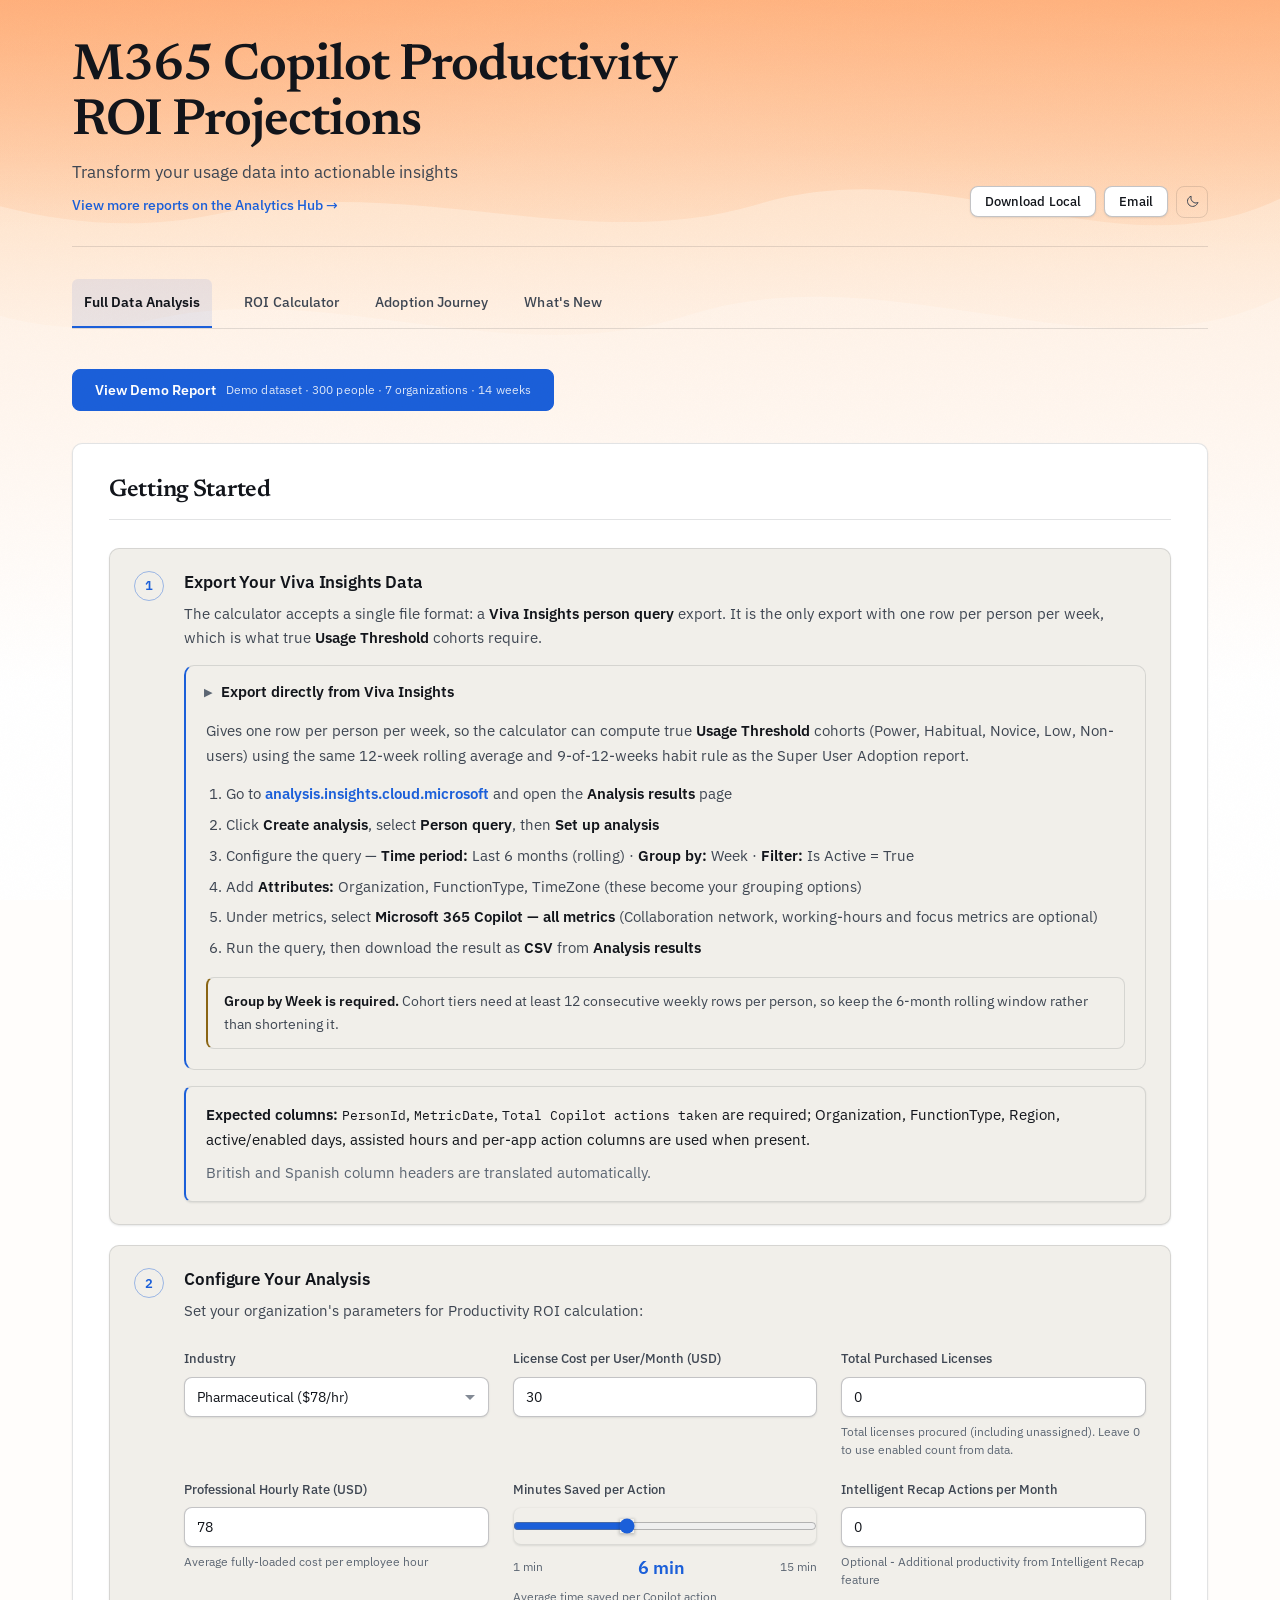
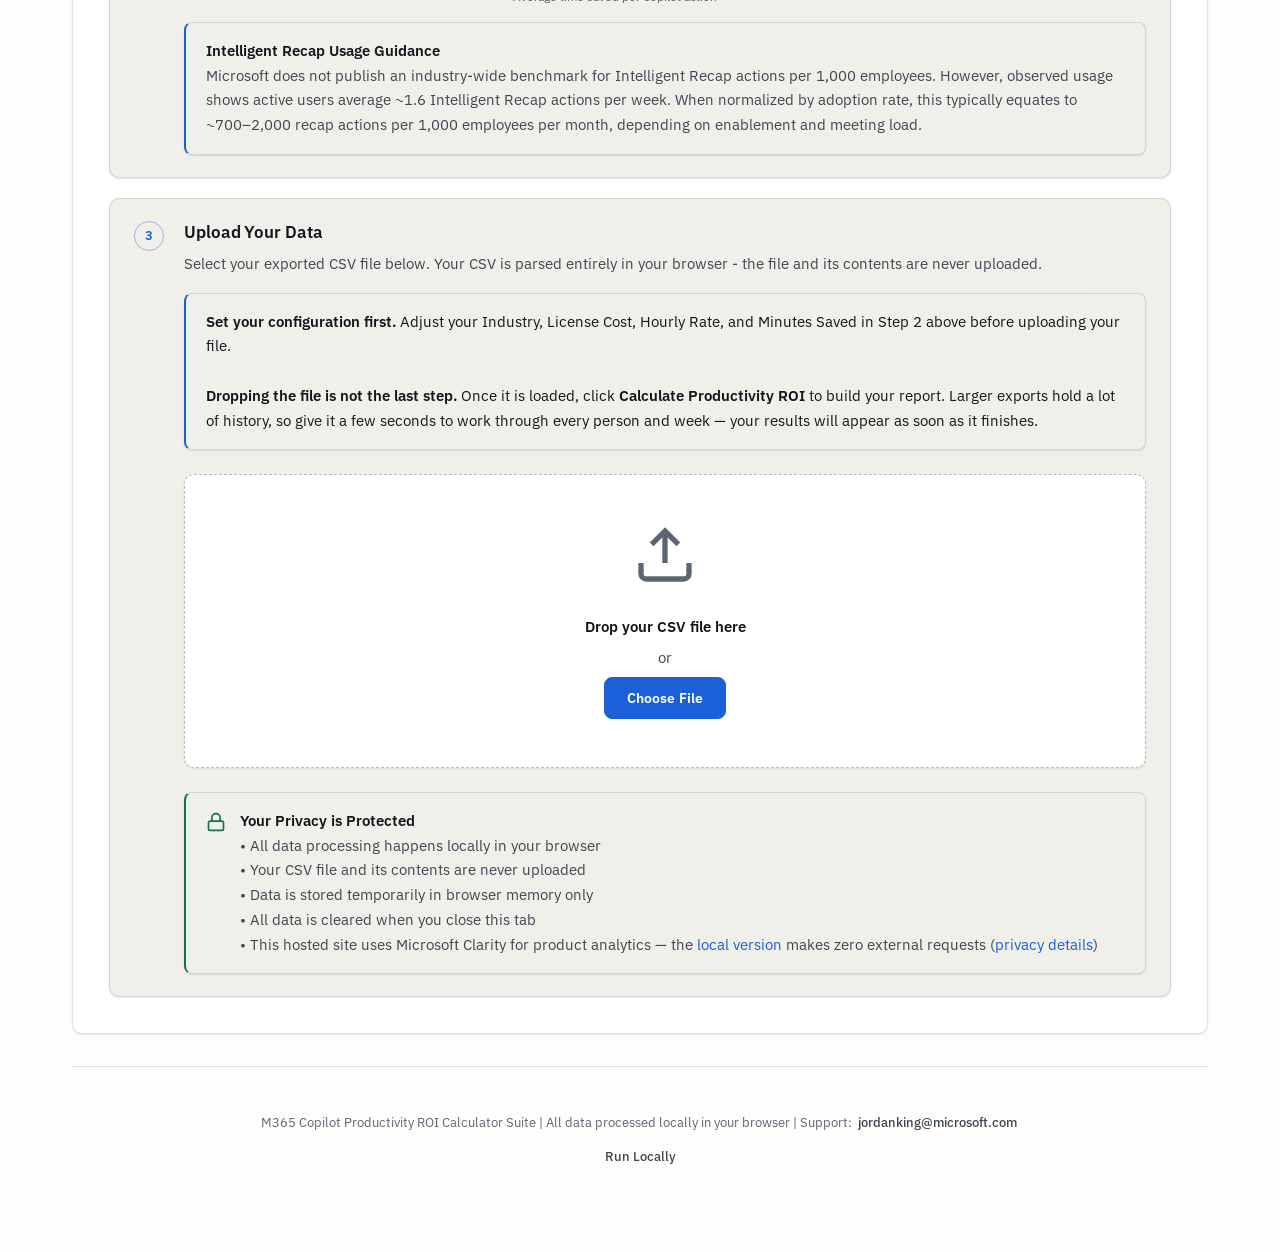
<file: index.html>
<!DOCTYPE html>
<html lang="en">
<head>
    <meta charset="UTF-8">
    <meta name="viewport" content="width=device-width, initial-scale=1.0">
    <title>M365 Copilot Productivity ROI Calculator</title>
    <script>(function(){try{var t=localStorage.getItem('cri_theme')||'light';document.documentElement.setAttribute('data-theme',t);}catch(e){document.documentElement.setAttribute('data-theme','light');}})();</script>
    <link rel="stylesheet" href="styles.css?v=57">
    
    <!-- Microsoft Clarity Analytics -->
    <script type="text/javascript">
        // Analytics run only on the hosted site; local and offline copies stay request-free.
        if (location.protocol !== 'file:' && /(^|\.)github\.io$/i.test(location.hostname)) {
        (function(c,l,a,r,i,t,y){
            c[a]=c[a]||function(){(c[a].q=c[a].q||[]).push(arguments)};
            t=l.createElement(r);t.async=1;t.src="https://www.clarity.ms/tag/"+i;
            y=l.getElementsByTagName(r)[0];y.parentNode.insertBefore(t,y);
        })(window,document,"clarity","script","wt5uwqabv0");
        }
    </script>
    <script>
        // Force service worker update and reload when new version is available
        if('serviceWorker' in navigator) {
            navigator.serviceWorker.register('sw.js').then(reg => {
                reg.onupdatefound = () => {
                    const installingWorker = reg.installing;
                    installingWorker.onstatechange = () => {
                        if (installingWorker.state === 'installed' && navigator.serviceWorker.controller) {
                            // New service worker available, reload to activate
                            window.location.reload();
                        }
                    };
                };
            });
        }
    </script>
    <style>
        details summary::-webkit-details-marker { display: none; }
    </style>
</head>
<body>
    <div class="container">
        <header>
            <div class="header-content">
                <div>
                    <h1>M365 Copilot Productivity ROI Projections</h1>
                    <p class="subtitle">Transform your usage data into actionable insights</p>
                    <p style="margin-top: 0.5rem;"><a href="https://aka.ms/Analytics-Hub" target="_blank" style="color: var(--accent); font-weight: 500; text-decoration: none; font-size: 0.875rem;">View more reports on the Analytics Hub &rarr;</a></p>
                </div>
                <div class="header-actions">
                    <button onclick="downloadLocalPackage(event)" class="action-btn" title="Download &amp; Run Locally">
                        <span class="action-text">Download Local</span>
                    </button>
                    <button onclick="emailReport()" class="action-btn" title="Share via Email">
                        <span class="action-text">Email</span>
                    </button>
                </div>
            </div>
        </header>

        <nav class="nav-buttons">
            <a href="index.html" class="nav-btn nav-btn-active">
                <span class="nav-text">Full Data Analysis</span>
            </a>
            <a href="roi-calculator.html" class="nav-btn">
                <span class="nav-text">ROI Calculator</span>
            </a>
            <a href="Start Here.html" class="nav-btn">
                <span class="nav-text">Adoption Journey</span>
            </a>
            <a href="changelog.html" class="nav-btn">
                <span class="nav-text">What's New</span>
            </a>
        </nav>

        <!-- Demo Button Section -->
        <div style="margin: 0 0 2rem;">
            <a href="demo.html" class="btn-primary" style="text-decoration:none;display:inline-flex;align-items:center;gap:0.625rem;">
                <span>View Demo Report</span>
                <span style="font-size: 0.75rem; font-weight: 400; opacity: 0.85;">Demo dataset &middot; 300 people &middot; 7 organizations &middot; 14 weeks</span>
            </a>
        </div>

        <main>
            <section class="instructions-section">
                <h2>Getting Started</h2>

                <div class="step-card" id="step-export-data">
                    <div class="step-number">1</div>
                    <div class="step-content">
                        <h3>Export Your Viva Insights Data</h3>
                        <p>The calculator accepts a single file format: a <strong>Viva Insights person query</strong> export. It is the only export with one row per person per week, which is what true <strong>Usage Threshold</strong> cohorts require.</p>

                        <details open style="background: var(--surface-raised, #253449); border-radius: 10px; border: 1px solid var(--border, rgba(255,255,255,0.08)); border-left: 2px solid var(--accent); margin: 0.75rem 0; overflow: hidden;">
                            <summary style="padding: 0.875rem 1.125rem; cursor: pointer; font-weight: 600; font-size: 0.9375rem; color: var(--text-primary); display: flex; align-items: center; gap: 0.5rem; list-style: none;">
                                <span style="transition: transform 0.2s; display: inline-block; font-size: 0.7rem; color: var(--text-tertiary);">&#9654;</span> Export directly from Viva Insights
                            </summary>
                            <div style="padding: 0 1.25rem 1.25rem;">
                                <p style="margin-top: 0;">Gives one row per person per week, so the calculator can compute true <strong>Usage Threshold</strong> cohorts (Power, Habitual, Novice, Low, Non-users) using the same 12-week rolling average and 9-of-12-weeks habit rule as the Super User Adoption report.</p>
                                <ol style="padding-left: 1.25rem; margin: 0;">
                                    <li>Go to <a href="https://analysis.insights.cloud.microsoft" target="_blank" rel="noopener" style="color: var(--accent); font-weight: 600;">analysis.insights.cloud.microsoft</a> and open the <strong>Analysis results</strong> page</li>
                                    <li>Click <strong>Create analysis</strong>, select <strong>Person query</strong>, then <strong>Set up analysis</strong></li>
                                    <li>Configure the query &mdash; <strong>Time period:</strong> Last 6 months (rolling) &middot; <strong>Group by:</strong> Week &middot; <strong>Filter:</strong> Is Active = True</li>
                                    <li>Add <strong>Attributes:</strong> Organization, FunctionType, TimeZone (these become your grouping options)</li>
                                    <li>Under metrics, select <strong>Microsoft 365 Copilot &mdash; all metrics</strong> (Collaboration network, working-hours and focus metrics are optional)</li>
                                    <li>Run the query, then download the result as <strong>CSV</strong> from <strong>Analysis results</strong></li>
                                </ol>
                                <div style="background: var(--ink-600); border: 1px solid var(--rule); border-left: 2px solid var(--warn); border-radius: 8px; padding: 0.75rem 1rem; margin-top: 1rem; font-size: 0.875rem; color: var(--text-secondary);">
                                    <strong>Group by Week is required.</strong> Cohort tiers need at least 12 consecutive weekly rows per person, so keep the 6-month rolling window rather than shortening it.
                                </div>
                            </div>
                        </details>

                        <div class="info-box">
                            <strong>Expected columns:</strong> <code>PersonId</code>, <code>MetricDate</code>, <code>Total Copilot actions taken</code> are required; Organization, FunctionType, Region, active/enabled days, assisted hours and per-app action columns are used when present.<br>
                            <span style="display:inline-block; margin-top:0.5rem; color: var(--text-tertiary);">British and Spanish column headers are translated automatically.</span>
                        </div>
                    </div>
                </div>

                <div class="step-card">
                    <div class="step-number">2</div>
                    <div class="step-content">
                        <h3>Configure Your Analysis</h3>
                        <p>Set your organization's parameters for Productivity ROI calculation:</p>

                        <div class="config-grid">
                            <div class="config-item">
                                <label for="industry">Industry</label>
                                <select id="industry" onchange="updateProfessionalRate()">
                                    <option value="78">Pharmaceutical ($78/hr)</option>
                                    <option value="85">Finance ($85/hr)</option>
                                    <option value="72">Technology ($72/hr)</option>
                                    <option value="68">Healthcare ($68/hr)</option>
                                    <option value="65">Manufacturing ($65/hr)</option>
                                    <option value="70">Professional Services ($70/hr)</option>
                                    <option value="custom">Custom Rate</option>
                                </select>
                            </div>

                            <div class="config-item">
                                <label for="licenseCost">License Cost per User/Month (USD)</label>
                                <input type="number" id="licensesCost" value="30" min="0" step="0.01">
                            </div>

                            <div class="config-item">
                                <label for="totalPurchasedLicenses">Total Purchased Licenses</label>
                                <input type="number" id="totalPurchasedLicenses" value="0" min="0" step="1">
                                <small>Total licenses procured (including unassigned). Leave 0 to use enabled count from data.</small>
                            </div>

                            <div class="config-item">
                                <label for="professionalRate">Professional Hourly Rate (USD)</label>
                                <input type="number" id="professionalRate" value="78" min="0" step="1">
                                <small>Average fully-loaded cost per employee hour</small>
                            </div>

                            <div class="config-item">
                                <label for="minutesPerAction">Minutes Saved per Action</label>
                                <input type="range" id="minutesPerAction" value="6" min="1" max="15" step="0.5">
                                <div style="display: flex; justify-content: space-between; align-items: center; margin-top: 0.5rem;">
                                    <small style="margin: 0;">1 min</small>
                                    <output id="minutesValue" style="font-weight: bold; font-size: 1.1rem; color: var(--copilot-blue);">6 min</output>
                                    <small style="margin: 0;">15 min</small>
                                </div>
                                <small>Average time saved per Copilot action</small>
                            </div>

                            <div class="config-item">
                                <label for="intelligentRecapActions">Intelligent Recap Actions per Month</label>
                                <input type="number" id="intelligentRecapActions" value="0" min="0" step="100">
                                <small>Optional - Additional productivity from Intelligent Recap feature</small>
                            </div>
                        </div>

                        <div class="info-box" style="margin-top: 1rem;">
                            <strong>Intelligent Recap Usage Guidance</strong>
                            <p>
                                Microsoft does not publish an industry-wide benchmark for Intelligent Recap actions per 1,000 employees. However, observed usage shows active users average ~1.6 Intelligent Recap actions per week. When normalized by adoption rate, this typically equates to ~700–2,000 recap actions per 1,000 employees per month, depending on enablement and meeting load.
                            </p>
                        </div>
                    </div>
                </div>

                <div class="step-card">
                    <div class="step-number">3</div>
                    <div class="step-content">
                        <h3>Upload Your Data</h3>
                        <p>Select your exported CSV file below. Your CSV is parsed entirely in your browser - the file and its contents are never uploaded.</p>

                        <div class="info-box" style="margin-bottom: 1rem;">
                            <strong>Set your configuration first.</strong> Adjust your Industry, License Cost, Hourly Rate, and Minutes Saved in Step 2 above before uploading your file.
                            <br><br>
                            <strong>Dropping the file is not the last step.</strong> Once it is loaded, click <strong>Calculate Productivity ROI</strong> to build your report. Larger exports hold a lot of history, so give it a few seconds to work through every person and week &mdash; your results will appear as soon as it finishes.
                        </div>

                        <div class="upload-area" id="uploadArea">
                            <svg width="64" height="64" viewBox="0 0 24 24" fill="none" stroke="currentColor" stroke-width="2">
                                <path d="M21 15v4a2 2 0 0 1-2 2H5a2 2 0 0 1-2-2v-4"></path>
                                <polyline points="17 8 12 3 7 8"></polyline>
                                <line x1="12" y1="3" x2="12" y2="15"></line>
                            </svg>
                            <p><strong>Drop your CSV file here</strong></p>
                            <p>or</p>
                            <button class="btn-primary" id="fileSelectBtn">Choose File</button>
                            <input type="file" id="fileInput" accept=".csv" style="display: none;">
                        </div>

                        <div class="info-box privacy-box">
                            <svg width="20" height="20" viewBox="0 0 24 24" fill="none" stroke="currentColor" stroke-width="2">
                                <rect x="3" y="11" width="18" height="11" rx="2" ry="2"></rect>
                                <path d="M7 11V7a5 5 0 0 1 10 0v4"></path>
                            </svg>
                            <div>
                                <strong>Your Privacy is Protected</strong>
                                <p>• All data processing happens locally in your browser<br>
                                • Your CSV file and its contents are never uploaded<br>
                                • Data is stored temporarily in browser memory only<br>
                                • All data is cleared when you close this tab<br>
                                • This hosted site uses Microsoft Clarity for product analytics — the <a href="run-locally.html">local version</a> makes zero external requests (<a href="PRIVACY.md">privacy details</a>)</p>
                            </div>
                        </div>
                    </div>
                </div>
            </section>

            <div id="loadingState" style="display: none;">
                <div class="loading-spinner"></div>
                <p>Processing your data...</p>
            </div>

            <div id="errorState" style="display: none;">
                <div class="error-box">
                    <h3>Unable to Process File</h3>
                    <div id="errorMessage"></div>
                    <button class="btn-secondary" onclick="location.reload()">Try Again</button>
                </div>
            </div>
        </main>

        <footer>
            <p>M365 Copilot Productivity ROI Calculator Suite | All data processed locally in your browser | Support: <a href="mailto:jordanking@microsoft.com">jordanking@microsoft.com</a></p>
            <p class="footer-nav"><a href="run-locally.html">Run Locally</a></p>
        </footer>
    </div>

    <script src="lib/jspdf.umd.min.js?v=57"></script>
    <script src="lib/html2canvas.min.js?v=57"></script>
    <script src="lib/docx.umd.js?v=57"></script>
    <script src="lib/pptxgen.bundle.js?v=57"></script>
    <script src="lib/jszip.min.js?v=57"></script>
    <script src="insights-shared.js?v=57"></script>
    <script src="insights-tabs.js?v=57"></script>
    <script src="header-mapping.js?v=57"></script>
    <script src="script.js?v=57"></script>
    <script>
        function emailReport() {
            const subject = encodeURIComponent('M365 Copilot Productivity ROI Analysis');
            const body = encodeURIComponent('Please find attached the M365 Copilot Productivity ROI analysis. This report provides insights into productivity gains and return on investment.\n\nTo view the full interactive report, please visit: [Your URL Here]');
            window.location.href = `mailto:?subject=${subject}&body=${body}`;
        }

        function updateProfessionalRate() {
            const industrySelect = document.getElementById('industry');
            const professionalRateInput = document.getElementById('professionalRate');

            if (industrySelect.value !== 'custom') {
                professionalRateInput.value = industrySelect.value;
            }
        }

        // Global tooltip system — positions tooltip above-left of the ? icon using fixed positioning
        (function() {
            const tip = document.createElement('div');
            tip.id = 'global-tooltip';
            document.body.appendChild(tip);

            document.addEventListener('mouseenter', function(e) {
                if (!(e.target instanceof Element)) return;
                const infoTip = e.target.closest('.info-tip');
                if (!infoTip) return;
                const textEl = infoTip.querySelector('.tip-text');
                if (!textEl) return;

                tip.textContent = textEl.textContent;
                tip.classList.add('visible');

                const rect = infoTip.getBoundingClientRect();
                // Position: above and to the left of the ? icon
                let top = rect.top - tip.offsetHeight - 8;
                let left = rect.left - tip.offsetWidth + rect.width;

                // Keep on screen
                if (top < 8) top = rect.bottom + 8;
                if (left < 8) left = 8;
                if (left + tip.offsetWidth > window.innerWidth - 8) left = window.innerWidth - tip.offsetWidth - 8;

                tip.style.top = top + 'px';
                tip.style.left = left + 'px';
            }, true);

            document.addEventListener('mouseleave', function(e) {
                if (!(e.target instanceof Element)) return;
                const infoTip = e.target.closest('.info-tip');
                if (!infoTip) return;
                tip.classList.remove('visible');
            }, true);
        })();

    </script>
</body>
</html>
</file>
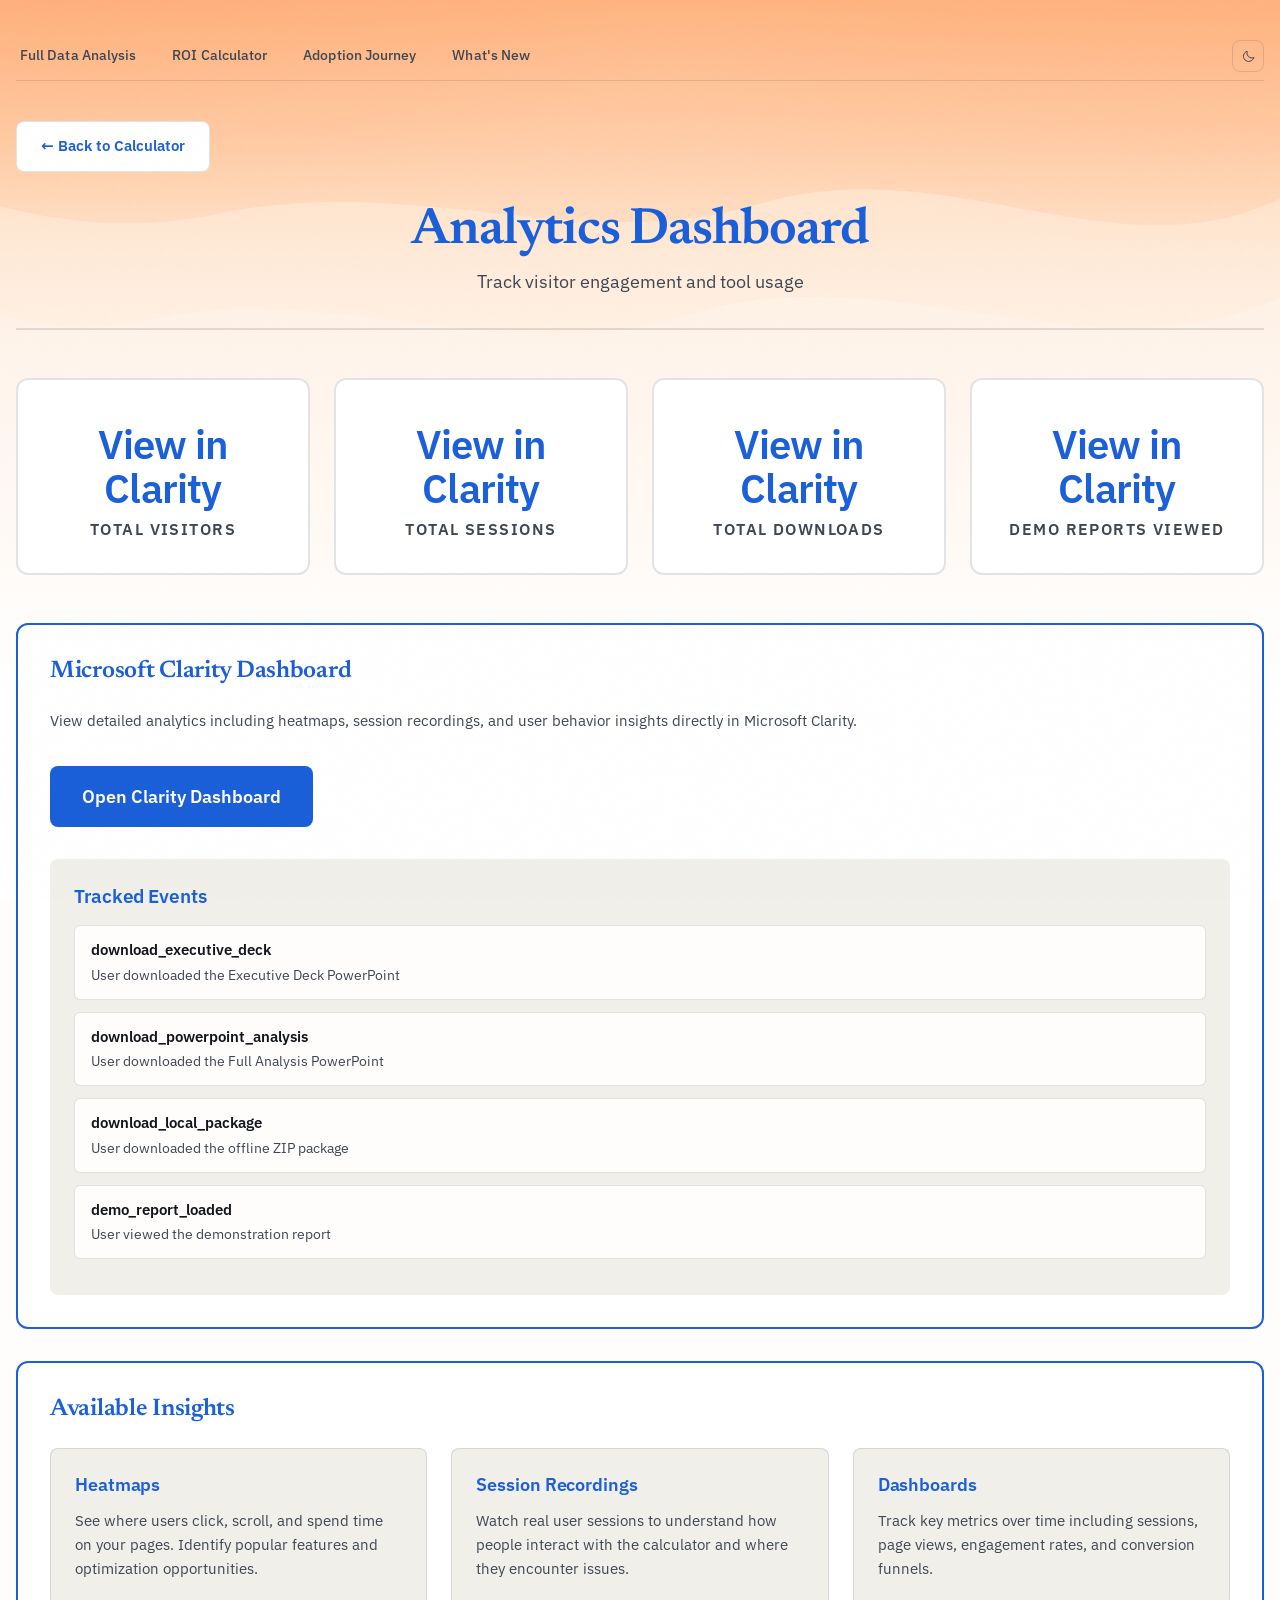
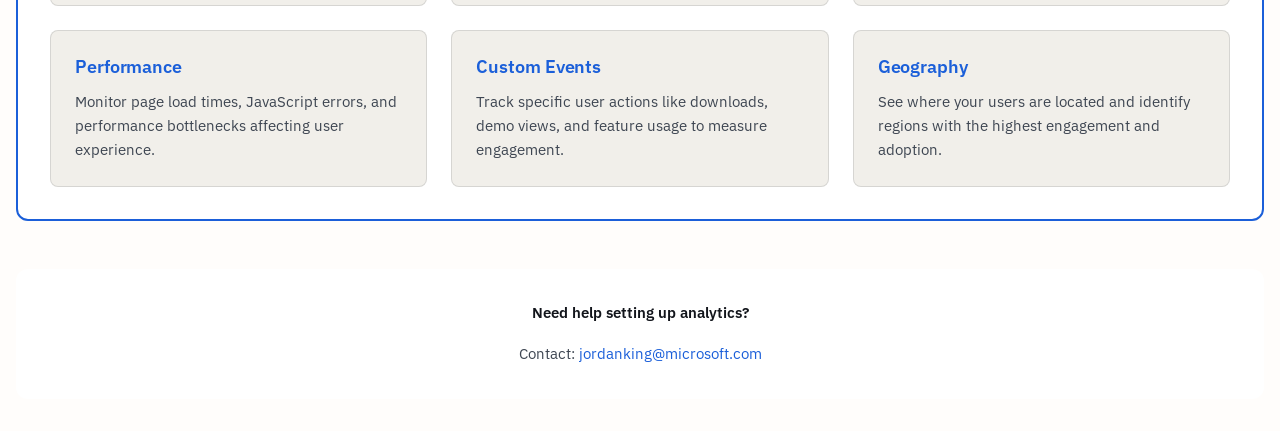
<file: analytics.html>
<!DOCTYPE html>
<html lang="en">
<head>
    <meta charset="UTF-8">
    <meta name="viewport" content="width=device-width, initial-scale=1.0">
    <title>Analytics Dashboard - M365 Copilot ROI Calculator</title>
    <script>(function(){try{var t=localStorage.getItem('cri_theme')||'light';document.documentElement.setAttribute('data-theme',t);}catch(e){document.documentElement.setAttribute('data-theme','light');}})();</script>
    <link rel="stylesheet" href="styles.css?v=57">
    
    <!-- Microsoft Clarity Analytics -->
    <script type="text/javascript">
        // Analytics run only on the hosted site; local and offline copies stay request-free.
        if (location.protocol !== 'file:' && /(^|\.)github\.io$/i.test(location.hostname)) {
        (function(c,l,a,r,i,t,y){
            c[a]=c[a]||function(){(c[a].q=c[a].q||[]).push(arguments)};
            t=l.createElement(r);t.async=1;t.src="https://www.clarity.ms/tag/"+i;
            y=l.getElementsByTagName(r)[0];y.parentNode.insertBefore(t,y);
        })(window,document,"clarity","script","wt5uwqabv0");
        }
    </script>
    <style>
        .analytics-container {
            max-width: 1400px;
            margin: 0 auto;
            padding: 2rem 1rem;
        }
        
        .analytics-header {
            text-align: center;
            margin-bottom: 3rem;
            padding-bottom: 2rem;
            border-bottom: 2px solid var(--border);
        }
        
        .analytics-header h1 {
            color: var(--copilot-cyan);
            margin-bottom: 0.5rem;
        }
        
        .analytics-header p {
            color: var(--gray);
            font-size: 1.1rem;
        }
        
        .metrics-grid {
            display: grid;
            grid-template-columns: repeat(auto-fit, minmax(280px, 1fr));
            gap: 1.5rem;
            margin-bottom: 3rem;
        }
        
        .metric-box {
            background: var(--surface);
            border: 2px solid var(--border);
            border-radius: 12px;
            padding: 2rem;
            text-align: center;
            transition: all 0.3s;
        }
        
        .metric-box:hover {
            border-color: var(--copilot-cyan);
            transform: translateY(-4px);
            box-shadow: 0 8px 24px rgba(0, 212, 255, 0.15);
        }
        
        .metric-icon {
            font-size: 3rem;
            margin-bottom: 1rem;
        }
        
        .metric-value {
            font-size: 2.5rem;
            font-weight: 700;
            color: var(--copilot-cyan);
            margin-bottom: 0.5rem;
        }
        
        .metric-label {
            color: var(--gray);
            font-size: 1rem;
            font-weight: 600;
        }
        
        .clarity-section {
            background: var(--surface);
            border: 2px solid var(--copilot-blue);
            border-radius: 12px;
            padding: 2rem;
            margin-bottom: 2rem;
        }
        
        .clarity-section h2 {
            color: var(--copilot-cyan);
            margin-bottom: 1.5rem;
            display: flex;
            align-items: center;
            gap: 0.5rem;
        }
        
        .clarity-link {
            display: inline-flex;
            align-items: center;
            gap: 0.5rem;
            padding: 1rem 2rem;
            background: linear-gradient(135deg, var(--copilot-cyan), var(--copilot-blue));
            color: var(--dark-bg);
            text-decoration: none;
            border-radius: 8px;
            font-weight: 700;
            font-size: 1.1rem;
            transition: all 0.3s;
            margin: 1rem 0;
        }
        
        .clarity-link:hover {
            transform: translateY(-2px);
            box-shadow: 0 8px 24px rgba(0, 212, 255, 0.3);
        }
        
        .events-list {
            background: var(--surface-raised, #253449);
            border-radius: 8px;
            padding: 1.5rem;
            margin-top: 1rem;
        }
        
        .events-list h3 {
            color: var(--copilot-cyan);
            margin-bottom: 1rem;
            font-size: 1.2rem;
        }
        
        .event-item {
            display: flex;
            align-items: center;
            gap: 1rem;
            padding: 0.75rem 1rem;
            background: var(--dark-bg);
            border: 1px solid var(--border);
            border-radius: 6px;
            margin-bottom: 0.75rem;
        }
        
        .event-icon {
            font-size: 1.5rem;
        }
        
        .event-name {
            flex: 1;
            font-weight: 600;
            color: var(--text-primary);
        }
        
        .event-desc {
            color: var(--gray);
            font-size: 0.9rem;
        }
        
        .setup-warning {
            background: linear-gradient(135deg, rgba(251, 146, 60, 0.1), rgba(249, 115, 22, 0.05));
            border: 2px solid var(--warn);
            border-radius: 12px;
            padding: 1.5rem;
            margin-bottom: 2rem;
        }
        
        .setup-warning h3 {
            color: var(--warn);
            margin-bottom: 0.75rem;
            display: flex;
            align-items: center;
            gap: 0.5rem;
        }
        
        .setup-warning p {
            color: var(--text-secondary);
            line-height: 1.6;
        }
        
        .setup-warning code {
            background: var(--dark-bg);
            padding: 0.25rem 0.5rem;
            border-radius: 4px;
            color: var(--copilot-cyan);
            font-family: 'Courier New', monospace;
        }
        
        .back-link {
            display: inline-flex;
            align-items: center;
            gap: 0.5rem;
            padding: 0.75rem 1.5rem;
            background: var(--surface);
            border: 1px solid var(--border);
            border-radius: 8px;
            color: var(--copilot-cyan);
            text-decoration: none;
            font-weight: 600;
            transition: all 0.2s;
            margin-bottom: 2rem;
        }
        
        .back-link:hover {
            background: var(--card-alt);
            transform: translateX(-4px);
        }
        
        .iframe-container {
            width: 100%;
            height: 800px;
            border: 2px solid var(--border);
            border-radius: 12px;
            overflow: hidden;
            margin-top: 1rem;
        }
        
        .iframe-container iframe {
            width: 100%;
            height: 100%;
            border: none;
        }
    </style>
</head>
<body>
    <div class="analytics-container">
        <nav class="nav-buttons" id="nav"></nav>
        <a href="index.html" class="back-link">
            ← Back to Calculator
        </a>
        
        <div class="analytics-header">
            <h1>Analytics Dashboard</h1>
            <p>Track visitor engagement and tool usage</p>
        </div>

        <!-- Setup Warning (if not configured) -->
        <div class="setup-warning" id="setupWarning">
            <h3>Analytics Setup Required</h3>
            <p>
                To view analytics data, you need to replace <code>YOUR_CLARITY_PROJECT_ID</code> with your actual Microsoft Clarity Project ID.
            </p>
            <p style="margin-top: 0.75rem;">
                <strong>Quick Setup:</strong>
            </p>
            <ol style="margin-top: 0.5rem; padding-left: 1.5rem; color: var(--text-secondary);">
                <li>Go to <a href="https://clarity.microsoft.com" target="_blank" style="color: var(--copilot-cyan); text-decoration: underline;">Microsoft Clarity</a> and sign in</li>
                <li>Create a new project for your website</li>
                <li>Copy the Project ID from your dashboard</li>
                <li>Replace <code>YOUR_CLARITY_PROJECT_ID</code> in all HTML files</li>
                <li>Wait 15-30 minutes for data to start appearing</li>
            </ol>
        </div>

        <!-- Quick Stats -->
        <div class="metrics-grid">
            <div class="metric-box">
                <div class="metric-value" id="totalVisitors">-</div>
                <div class="metric-label">Total Visitors</div>
            </div>
            
            <div class="metric-box">
                <div class="metric-value" id="totalSessions">-</div>
                <div class="metric-label">Total Sessions</div>
            </div>
            
            <div class="metric-box">
                <div class="metric-value" id="totalDownloads">-</div>
                <div class="metric-label">Total Downloads</div>
            </div>
            
            <div class="metric-box">
                <div class="metric-value" id="demoViews">-</div>
                <div class="metric-label">Demo Reports Viewed</div>
            </div>
        </div>

        <!-- Microsoft Clarity Dashboard -->
        <div class="clarity-section">
            <h2>
                Microsoft Clarity Dashboard
            </h2>
            <p style="color: var(--gray); margin-bottom: 1rem;">
                View detailed analytics including heatmaps, session recordings, and user behavior insights directly in Microsoft Clarity.
            </p>
            <a href="https://clarity.microsoft.com" target="_blank" class="clarity-link">
                Open Clarity Dashboard
            </a>
            
            <div class="events-list">
                <h3>Tracked Events</h3>
                
                <div class="event-item">
                    <div>
                        <div class="event-name">download_executive_deck</div>
                        <div class="event-desc">User downloaded the Executive Deck PowerPoint</div>
                    </div>
                </div>
                
                <div class="event-item">
                    <div>
                        <div class="event-name">download_powerpoint_analysis</div>
                        <div class="event-desc">User downloaded the Full Analysis PowerPoint</div>
                    </div>
                </div>
                
                <div class="event-item">
                    <div>
                        <div class="event-name">download_local_package</div>
                        <div class="event-desc">User downloaded the offline ZIP package</div>
                    </div>
                </div>
                
                <div class="event-item">
                    <div>
                        <div class="event-name">demo_report_loaded</div>
                        <div class="event-desc">User viewed the demonstration report</div>
                    </div>
                </div>
            </div>
        </div>

        <!-- Clarity Features -->
        <div class="clarity-section">
            <h2>
                Available Insights
            </h2>
            
            <div style="display: grid; grid-template-columns: repeat(auto-fit, minmax(300px, 1fr)); gap: 1.5rem; margin-top: 1.5rem;">
                <div style="background: var(--surface-raised, #253449); padding: 1.5rem; border-radius: 8px; border: 1px solid var(--border);">
                    <h3 style="color: var(--copilot-cyan); margin-bottom: 0.75rem; font-size: 1.1rem;">Heatmaps</h3>
                    <p style="color: var(--gray); line-height: 1.6;">
                        See where users click, scroll, and spend time on your pages. Identify popular features and optimization opportunities.
                    </p>
                </div>
                
                <div style="background: var(--surface-raised, #253449); padding: 1.5rem; border-radius: 8px; border: 1px solid var(--border);">
                    <h3 style="color: var(--copilot-cyan); margin-bottom: 0.75rem; font-size: 1.1rem;">Session Recordings</h3>
                    <p style="color: var(--gray); line-height: 1.6;">
                        Watch real user sessions to understand how people interact with the calculator and where they encounter issues.
                    </p>
                </div>
                
                <div style="background: var(--surface-raised, #253449); padding: 1.5rem; border-radius: 8px; border: 1px solid var(--border);">
                    <h3 style="color: var(--copilot-cyan); margin-bottom: 0.75rem; font-size: 1.1rem;">Dashboards</h3>
                    <p style="color: var(--gray); line-height: 1.6;">
                        Track key metrics over time including sessions, page views, engagement rates, and conversion funnels.
                    </p>
                </div>
                
                <div style="background: var(--surface-raised, #253449); padding: 1.5rem; border-radius: 8px; border: 1px solid var(--border);">
                    <h3 style="color: var(--copilot-cyan); margin-bottom: 0.75rem; font-size: 1.1rem;">Performance</h3>
                    <p style="color: var(--gray); line-height: 1.6;">
                        Monitor page load times, JavaScript errors, and performance bottlenecks affecting user experience.
                    </p>
                </div>
                
                <div style="background: var(--surface-raised, #253449); padding: 1.5rem; border-radius: 8px; border: 1px solid var(--border);">
                    <h3 style="color: var(--copilot-cyan); margin-bottom: 0.75rem; font-size: 1.1rem;">Custom Events</h3>
                    <p style="color: var(--gray); line-height: 1.6;">
                        Track specific user actions like downloads, demo views, and feature usage to measure engagement.
                    </p>
                </div>
                
                <div style="background: var(--surface-raised, #253449); padding: 1.5rem; border-radius: 8px; border: 1px solid var(--border);">
                    <h3 style="color: var(--copilot-cyan); margin-bottom: 0.75rem; font-size: 1.1rem;">Geography</h3>
                    <p style="color: var(--gray); line-height: 1.6;">
                        See where your users are located and identify regions with the highest engagement and adoption.
                    </p>
                </div>
            </div>
        </div>

        <!-- Contact -->
        <div style="text-align: center; margin-top: 3rem; padding: 2rem; background: var(--surface); border-radius: 12px;">
            <p style="color: var(--gray); margin-bottom: 1rem;">
                <strong>Need help setting up analytics?</strong>
            </p>
            <p style="color: var(--gray);">
                Contact: <a href="mailto:jordanking@microsoft.com" style="color: var(--copilot-cyan); text-decoration: none;">jordanking@microsoft.com</a>
            </p>
        </div>
    </div>

    <script>
        // Check if Clarity is configured
        const clarityId = "wt5uwqabv0";
        const setupWarning = document.getElementById('setupWarning');
        
        if (clarityId !== "YOUR_CLARITY_PROJECT_ID") {
            setupWarning.style.display = 'none';
        }
        
        // Metrics are populated by Microsoft Clarity directly via its dashboard widgets.
        // The text below acts as a placeholder until Clarity API integration is enabled.
        
        // Simulate loading message
        setTimeout(() => {
            if (clarityId === "YOUR_CLARITY_PROJECT_ID") {
                document.getElementById('totalVisitors').textContent = 'Setup Required';
                document.getElementById('totalSessions').textContent = 'Setup Required';
                document.getElementById('totalDownloads').textContent = 'Setup Required';
                document.getElementById('demoViews').textContent = 'Setup Required';
            } else {
                document.getElementById('totalVisitors').textContent = 'View in Clarity';
                document.getElementById('totalSessions').textContent = 'View in Clarity';
                document.getElementById('totalDownloads').textContent = 'View in Clarity';
                document.getElementById('demoViews').textContent = 'View in Clarity';
            }
        }, 500);
    </script>
    <script src="insights-shared.js?v=57"></script>
    <script>
        (function(){
            const nav = document.getElementById('nav');
            if (nav && window.InsightsShared) {
                nav.outerHTML = window.InsightsShared.renderNav('analytics.html');
            }
        })();
    </script>
</body>
</html>
</file>
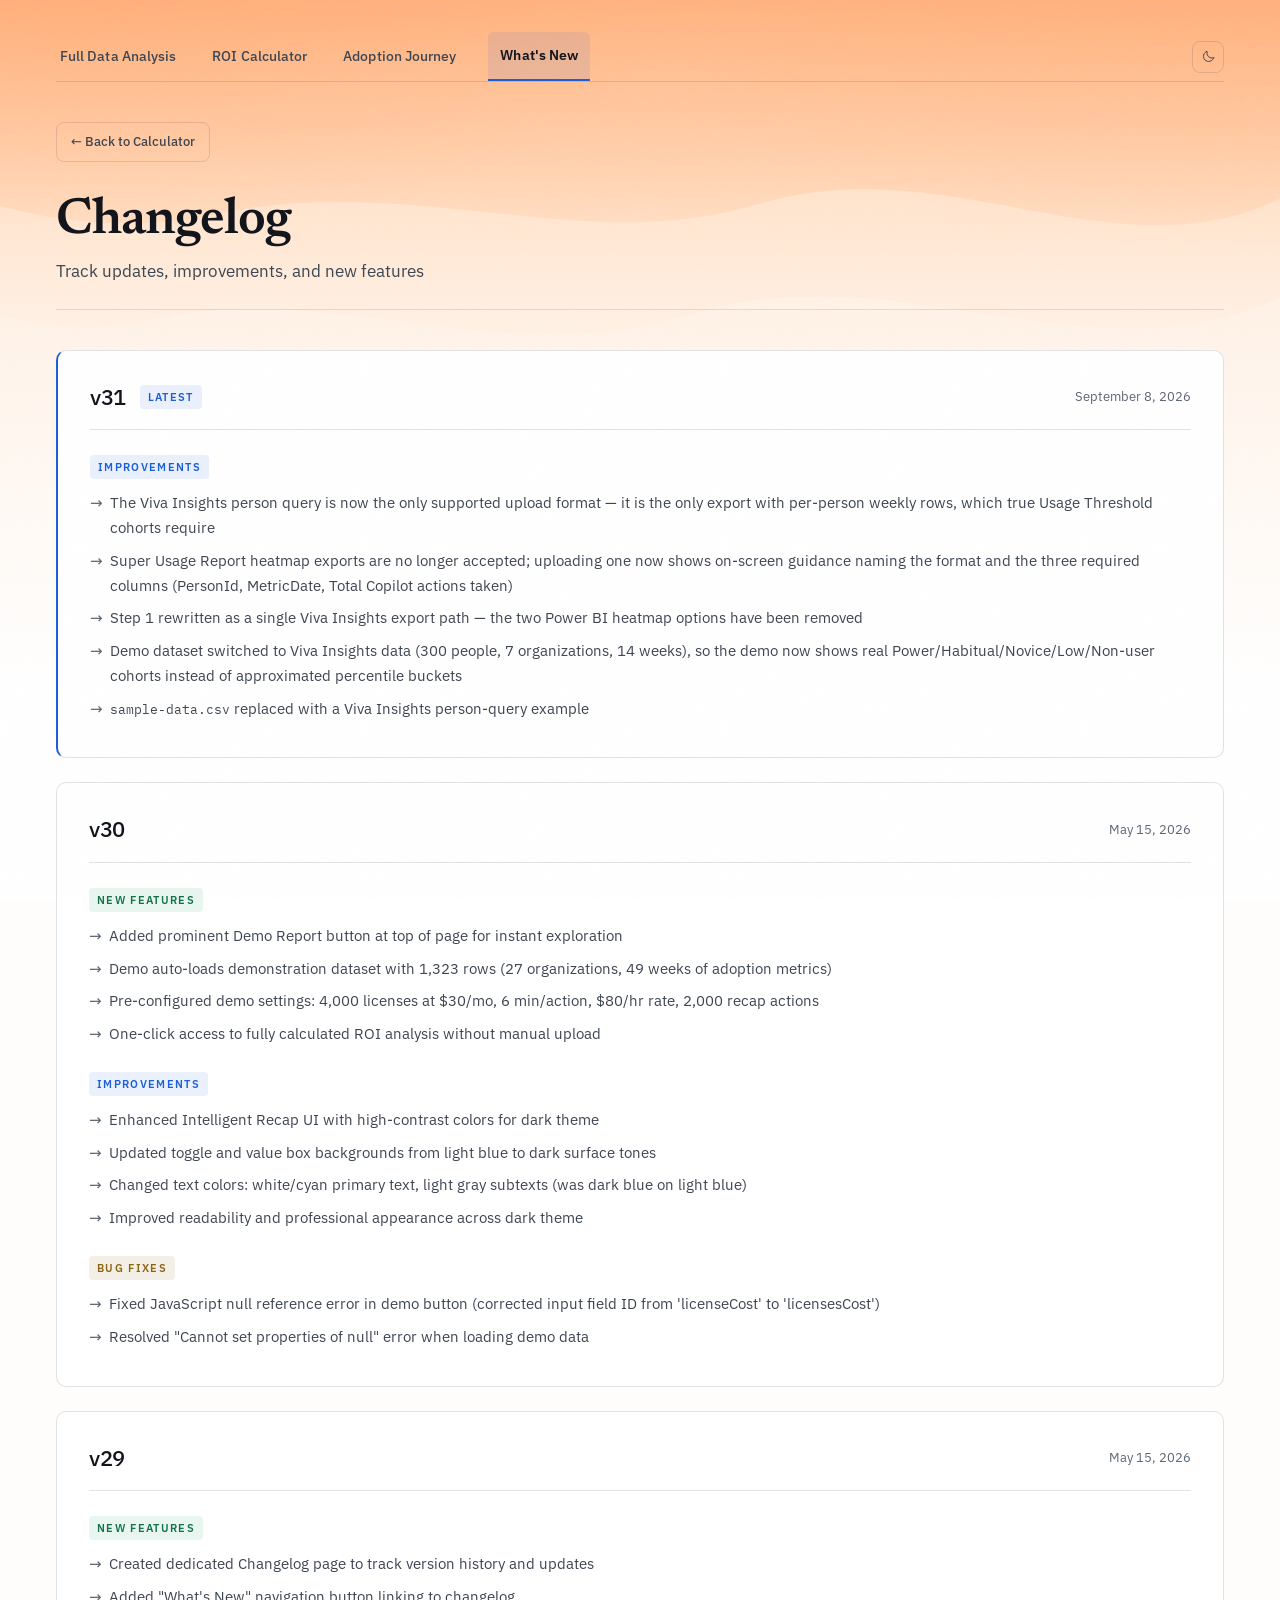
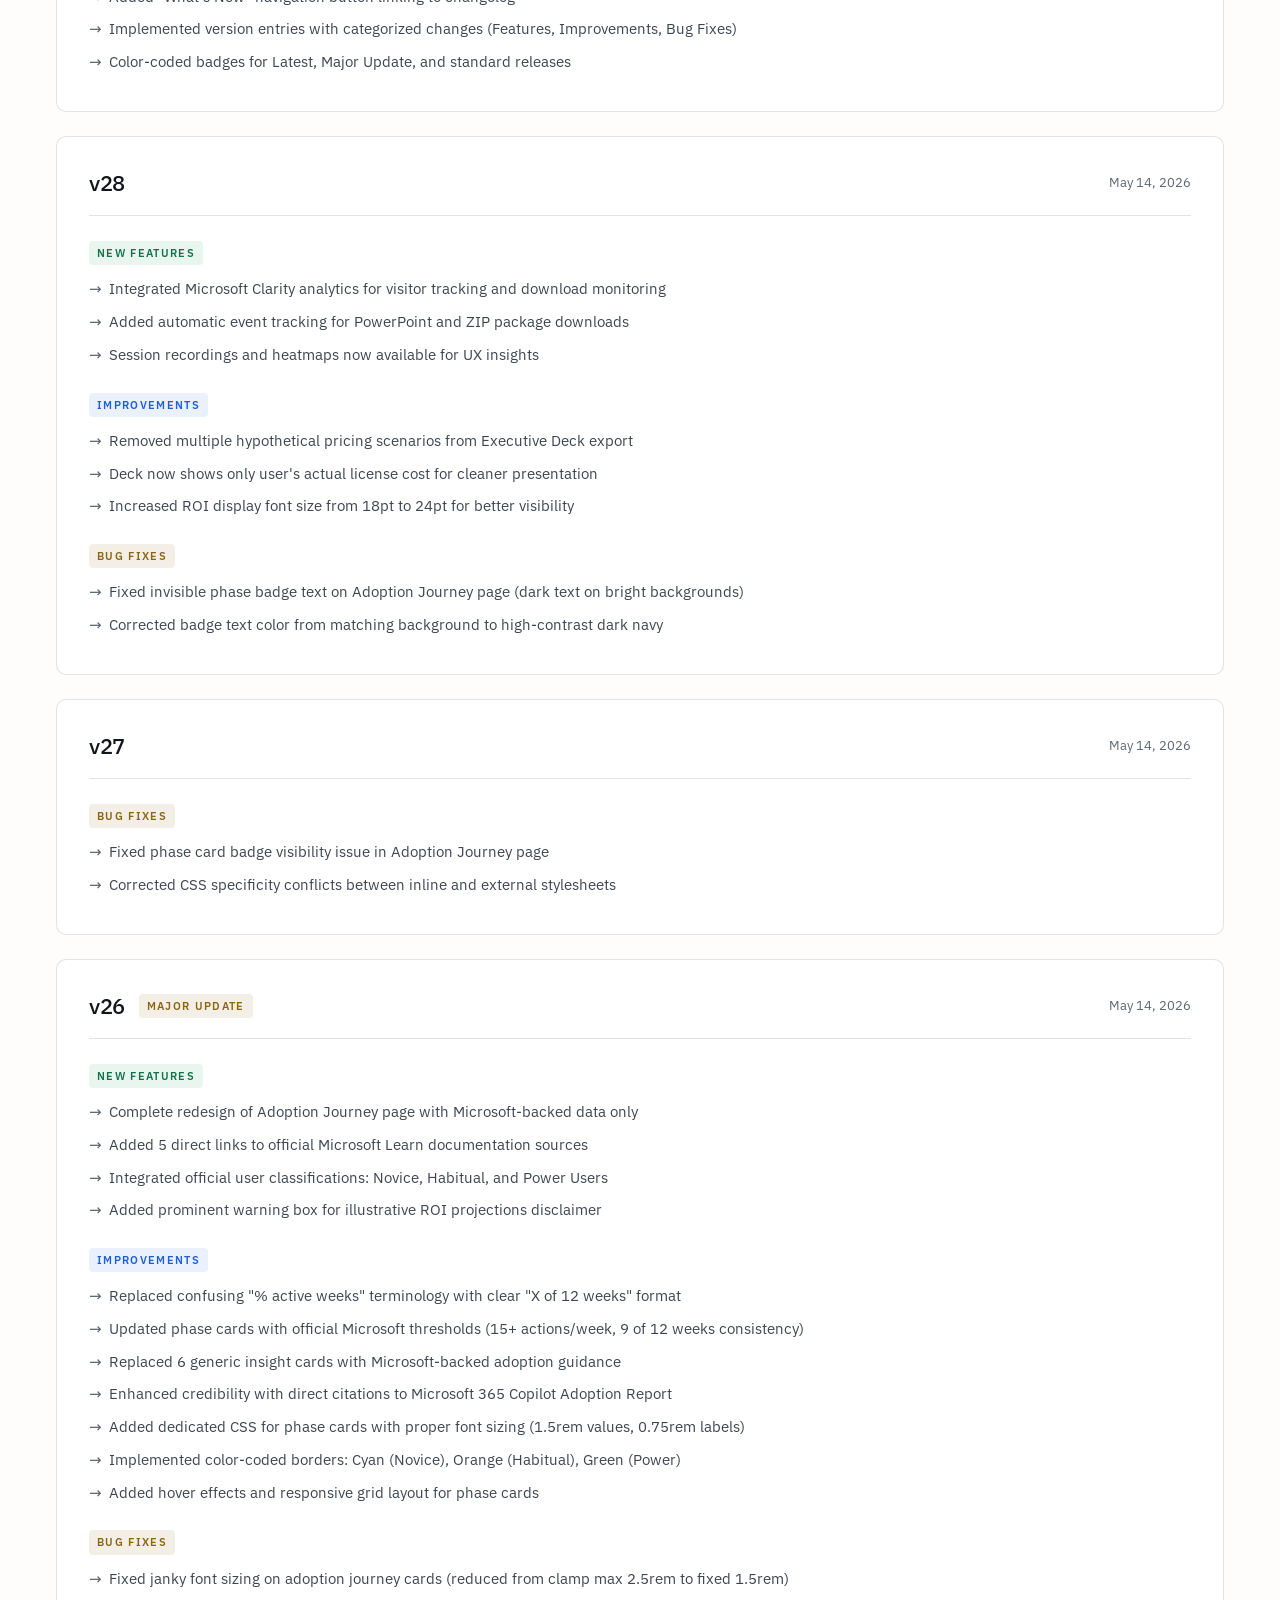
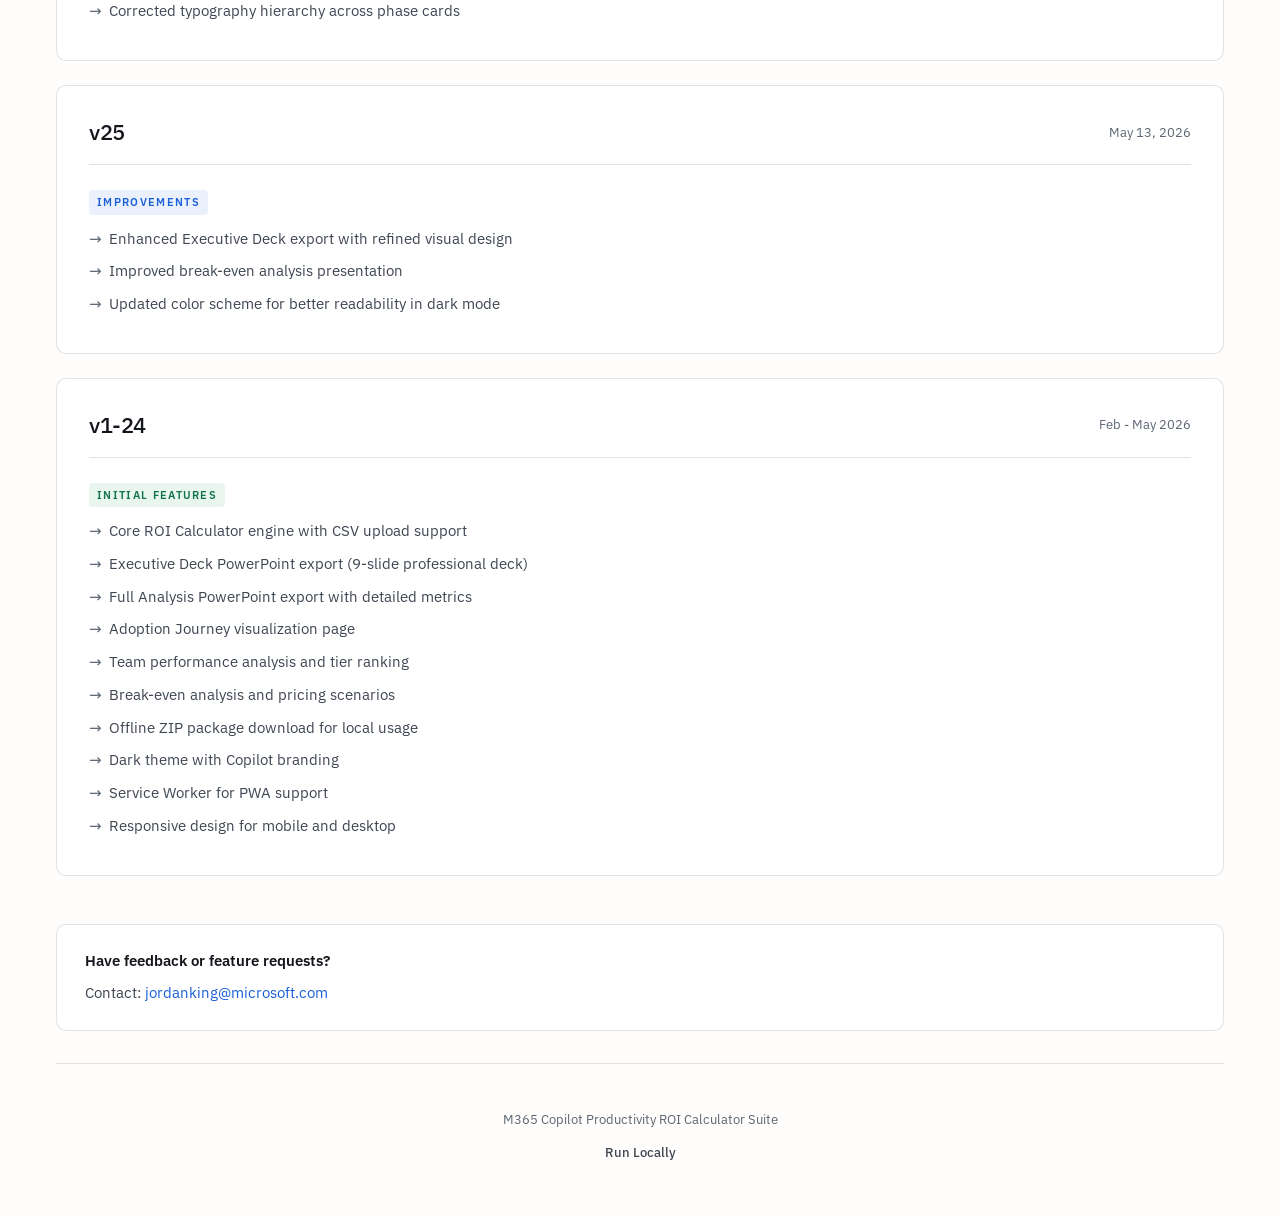
<file: changelog.html>
<!DOCTYPE html>
<html lang="en">
<head>
    <meta charset="UTF-8">
    <meta name="viewport" content="width=device-width, initial-scale=1.0">
    <title>Changelog - M365 Copilot ROI Calculator</title>
    <script>(function(){try{var t=localStorage.getItem('cri_theme')||'light';document.documentElement.setAttribute('data-theme',t);}catch(e){document.documentElement.setAttribute('data-theme','light');}})();</script>
    <link rel="stylesheet" href="styles.css?v=57">
    
    <!-- Microsoft Clarity Analytics -->
    <script type="text/javascript">
        // Analytics run only on the hosted site; local and offline copies stay request-free.
        if (location.protocol !== 'file:' && /(^|\.)github\.io$/i.test(location.hostname)) {
        (function(c,l,a,r,i,t,y){
            c[a]=c[a]||function(){(c[a].q=c[a].q||[]).push(arguments)};
            t=l.createElement(r);t.async=1;t.src="https://www.clarity.ms/tag/"+i;
            y=l.getElementsByTagName(r)[0];y.parentNode.insertBefore(t,y);
        })(window,document,"clarity","script","wt5uwqabv0");
        }
    </script>
    <style>
        .changelog-container {
            max-width: 1200px;
            margin: 0 auto;
            padding: 2rem 1rem;
        }
        
        .changelog-header {
            text-align: left;
            margin-bottom: 2.5rem;
            padding-bottom: 1.5rem;
            border-bottom: 1px solid var(--rule);
        }
        
        .changelog-header h1 {
            color: var(--text-primary);
            margin-bottom: 0.5rem;
        }
        
        .changelog-header p {
            color: var(--text-secondary);
            font-size: 1.0625rem;
        }
        
        .version-entry {
            background: var(--ink-700);
            border: 1px solid var(--rule);
            border-radius: 10px;
            padding: 1.75rem 2rem;
            margin-bottom: 1.5rem;
            position: relative;
        }
        
        .version-entry.latest {
            border: 1px solid var(--rule);
            border-left: 2px solid var(--accent);
            box-shadow: none;
        }
        
        .version-header {
            display: flex;
            align-items: center;
            gap: 0.875rem;
            margin-bottom: 1.5rem;
            padding-bottom: 0.875rem;
            border-bottom: 1px solid var(--rule);
        }
        
        .version-number {
            font-family: var(--font-mono);
            font-variant-numeric: tabular-nums;
            font-size: 1.375rem;
            font-weight: 500;
            letter-spacing: -0.02em;
            color: var(--text-primary);
            background: none;
            -webkit-text-fill-color: currentColor;
        }
        
        .version-badge {
            padding: 0.1875rem 0.5rem;
            border-radius: 4px;
            font-family: var(--font-mono);
            font-size: 0.6875rem;
            font-weight: 600;
            text-transform: uppercase;
            letter-spacing: 0.12em;
        }
        
        .version-badge.latest {
            background: var(--accent-soft);
            color: var(--accent);
        }
        
        .version-badge.major {
            background: var(--value-soft);
            color: var(--value);
        }
        
        .version-date {
            font-family: var(--font-mono);
            font-variant-numeric: tabular-nums;
            color: var(--text-tertiary);
            font-size: 0.8125rem;
            margin-left: auto;
        }
        
        .change-category {
            margin-bottom: 1.5rem;
        }
        
        .change-category:last-child {
            margin-bottom: 0;
        }
        
        .category-title {
            display: inline-flex;
            align-items: center;
            gap: 0.5rem;
            font-family: var(--font-mono);
            font-weight: 600;
            font-size: 0.6875rem;
            text-transform: uppercase;
            letter-spacing: 0.12em;
            margin-bottom: 0.75rem;
            padding: 0.1875rem 0.5rem;
            border-radius: 4px;
        }
        
        .category-title.new {
            background: rgba(70, 183, 127, 0.12);
            color: var(--positive);
        }
        
        .category-title.improved {
            background: var(--accent-soft);
            color: var(--accent);
        }
        
        .category-title.fixed {
            background: var(--value-soft);
            color: var(--value);
        }
        
        .change-list {
            list-style: none;
            padding-left: 0;
        }
        
        .change-list li {
            padding-left: 1.25rem;
            margin-bottom: 0.5rem;
            color: var(--text-secondary);
            line-height: 1.65;
            font-size: 0.9375rem;
            position: relative;
        }
        
        .change-list li:before {
            content: "\2192";
            position: absolute;
            left: 0;
            color: var(--text-tertiary);
            font-weight: 400;
        }
        
        .back-link {
            display: inline-flex;
            align-items: center;
            gap: 0.5rem;
            padding: 0.5rem 0.875rem;
            background: transparent;
            border: 1px solid var(--rule);
            border-radius: 8px;
            color: var(--text-secondary);
            text-decoration: none;
            font-size: 0.8125rem;
            font-weight: 500;
            transition: background-color 0.18s ease, border-color 0.18s ease, color 0.18s ease;
            margin-bottom: 2rem;
        }
        
        .back-link:hover {
            background: var(--ink-600);
            border-color: var(--rule-strong);
            color: var(--text-primary);
            transform: none;
            text-decoration: none;
        }
    </style>
</head>
<body>
    <div class="changelog-container">
        <nav class="nav-buttons" id="nav"></nav>
        <a href="index.html" class="back-link">
            ← Back to Calculator
        </a>
        
        <div class="changelog-header">
            <h1>Changelog</h1>
            <p>Track updates, improvements, and new features</p>
        </div>

        <!-- Version 31 -->
        <div class="version-entry latest">
            <div class="version-header">
                <span class="version-number">v31</span>
                <span class="version-badge latest">Latest</span>
                <span class="version-date">September 8, 2026</span>
            </div>

            <div class="change-category">
                <div class="category-title improved">Improvements</div>
                <ul class="change-list">
                    <li>The Viva Insights person query is now the only supported upload format &mdash; it is the only export with per-person weekly rows, which true Usage Threshold cohorts require</li>
                    <li>Super Usage Report heatmap exports are no longer accepted; uploading one now shows on-screen guidance naming the format and the three required columns (PersonId, MetricDate, Total Copilot actions taken)</li>
                    <li>Step 1 rewritten as a single Viva Insights export path &mdash; the two Power BI heatmap options have been removed</li>
                    <li>Demo dataset switched to Viva Insights data (300 people, 7 organizations, 14 weeks), so the demo now shows real Power/Habitual/Novice/Low/Non-user cohorts instead of approximated percentile buckets</li>
                    <li><code>sample-data.csv</code> replaced with a Viva Insights person-query example</li>
                </ul>
            </div>
        </div>

        <!-- Version 30 -->
        <div class="version-entry">
            <div class="version-header">
                <span class="version-number">v30</span>
                <span class="version-date">May 15, 2026</span>
            </div>
            
            <div class="change-category">
                <div class="category-title new">New Features</div>
                <ul class="change-list">
                    <li>Added prominent Demo Report button at top of page for instant exploration</li>
                    <li>Demo auto-loads demonstration dataset with 1,323 rows (27 organizations, 49 weeks of adoption metrics)</li>
                    <li>Pre-configured demo settings: 4,000 licenses at $30/mo, 6 min/action, $80/hr rate, 2,000 recap actions</li>
                    <li>One-click access to fully calculated ROI analysis without manual upload</li>
                </ul>
            </div>
            
            <div class="change-category">
                <div class="category-title improved">Improvements</div>
                <ul class="change-list">
                    <li>Enhanced Intelligent Recap UI with high-contrast colors for dark theme</li>
                    <li>Updated toggle and value box backgrounds from light blue to dark surface tones</li>
                    <li>Changed text colors: white/cyan primary text, light gray subtexts (was dark blue on light blue)</li>
                    <li>Improved readability and professional appearance across dark theme</li>
                </ul>
            </div>
            
            <div class="change-category">
                <div class="category-title fixed">Bug Fixes</div>
                <ul class="change-list">
                    <li>Fixed JavaScript null reference error in demo button (corrected input field ID from 'licenseCost' to 'licensesCost')</li>
                    <li>Resolved "Cannot set properties of null" error when loading demo data</li>
                </ul>
            </div>
        </div>

        <!-- Version 29 -->
        <div class="version-entry">
            <div class="version-header">
                <span class="version-number">v29</span>
                <span class="version-date">May 15, 2026</span>
            </div>
            
            <div class="change-category">
                <div class="category-title new">New Features</div>
                <ul class="change-list">
                    <li>Created dedicated Changelog page to track version history and updates</li>
                    <li>Added "What's New" navigation button linking to changelog</li>
                    <li>Implemented version entries with categorized changes (Features, Improvements, Bug Fixes)</li>
                    <li>Color-coded badges for Latest, Major Update, and standard releases</li>
                </ul>
            </div>
        </div>

        <!-- Version 28 -->
        <div class="version-entry">
            <div class="version-header">
                <span class="version-number">v28</span>
                <span class="version-date">May 14, 2026</span>
            </div>
            
            <div class="change-category">
                <div class="category-title new">New Features</div>
                <ul class="change-list">
                    <li>Integrated Microsoft Clarity analytics for visitor tracking and download monitoring</li>
                    <li>Added automatic event tracking for PowerPoint and ZIP package downloads</li>
                    <li>Session recordings and heatmaps now available for UX insights</li>
                </ul>
            </div>
            
            <div class="change-category">
                <div class="category-title improved">Improvements</div>
                <ul class="change-list">
                    <li>Removed multiple hypothetical pricing scenarios from Executive Deck export</li>
                    <li>Deck now shows only user's actual license cost for cleaner presentation</li>
                    <li>Increased ROI display font size from 18pt to 24pt for better visibility</li>
                </ul>
            </div>
            
            <div class="change-category">
                <div class="category-title fixed">Bug Fixes</div>
                <ul class="change-list">
                    <li>Fixed invisible phase badge text on Adoption Journey page (dark text on bright backgrounds)</li>
                    <li>Corrected badge text color from matching background to high-contrast dark navy</li>
                </ul>
            </div>
        </div>

        <!-- Version 27 -->
        <div class="version-entry">
            <div class="version-header">
                <span class="version-number">v27</span>
                <span class="version-date">May 14, 2026</span>
            </div>
            
            <div class="change-category">
                <div class="category-title fixed">Bug Fixes</div>
                <ul class="change-list">
                    <li>Fixed phase card badge visibility issue in Adoption Journey page</li>
                    <li>Corrected CSS specificity conflicts between inline and external stylesheets</li>
                </ul>
            </div>
        </div>

        <!-- Version 26 -->
        <div class="version-entry">
            <div class="version-header">
                <span class="version-number">v26</span>
                <span class="version-badge major">Major Update</span>
                <span class="version-date">May 14, 2026</span>
            </div>
            
            <div class="change-category">
                <div class="category-title new">New Features</div>
                <ul class="change-list">
                    <li>Complete redesign of Adoption Journey page with Microsoft-backed data only</li>
                    <li>Added 5 direct links to official Microsoft Learn documentation sources</li>
                    <li>Integrated official user classifications: Novice, Habitual, and Power Users</li>
                    <li>Added prominent warning box for illustrative ROI projections disclaimer</li>
                </ul>
            </div>
            
            <div class="change-category">
                <div class="category-title improved">Improvements</div>
                <ul class="change-list">
                    <li>Replaced confusing "% active weeks" terminology with clear "X of 12 weeks" format</li>
                    <li>Updated phase cards with official Microsoft thresholds (15+ actions/week, 9 of 12 weeks consistency)</li>
                    <li>Replaced 6 generic insight cards with Microsoft-backed adoption guidance</li>
                    <li>Enhanced credibility with direct citations to Microsoft 365 Copilot Adoption Report</li>
                    <li>Added dedicated CSS for phase cards with proper font sizing (1.5rem values, 0.75rem labels)</li>
                    <li>Implemented color-coded borders: Cyan (Novice), Orange (Habitual), Green (Power)</li>
                    <li>Added hover effects and responsive grid layout for phase cards</li>
                </ul>
            </div>
            
            <div class="change-category">
                <div class="category-title fixed">Bug Fixes</div>
                <ul class="change-list">
                    <li>Fixed janky font sizing on adoption journey cards (reduced from clamp max 2.5rem to fixed 1.5rem)</li>
                    <li>Corrected typography hierarchy across phase cards</li>
                </ul>
            </div>
        </div>

        <!-- Version 25 -->
        <div class="version-entry">
            <div class="version-header">
                <span class="version-number">v25</span>
                <span class="version-date">May 13, 2026</span>
            </div>
            
            <div class="change-category">
                <div class="category-title improved">Improvements</div>
                <ul class="change-list">
                    <li>Enhanced Executive Deck export with refined visual design</li>
                    <li>Improved break-even analysis presentation</li>
                    <li>Updated color scheme for better readability in dark mode</li>
                </ul>
            </div>
        </div>

        <!-- Earlier Versions Summary -->
        <div class="version-entry">
            <div class="version-header">
                <span class="version-number">v1-24</span>
                <span class="version-date">Feb - May 2026</span>
            </div>
            
            <div class="change-category">
                <div class="category-title new">Initial Features</div>
                <ul class="change-list">
                    <li>Core ROI Calculator engine with CSV upload support</li>
                    <li>Executive Deck PowerPoint export (9-slide professional deck)</li>
                    <li>Full Analysis PowerPoint export with detailed metrics</li>
                    <li>Adoption Journey visualization page</li>
                    <li>Team performance analysis and tier ranking</li>
                    <li>Break-even analysis and pricing scenarios</li>
                    <li>Offline ZIP package download for local usage</li>
                    <li>Dark theme with Copilot branding</li>
                    <li>Service Worker for PWA support</li>
                    <li>Responsive design for mobile and desktop</li>
                </ul>
            </div>
        </div>

        <div style="margin-top: 3rem; padding: 1.5rem 1.75rem; background: var(--ink-700); border: 1px solid var(--rule); border-radius: 10px;">
            <p style="color: var(--text-secondary); margin-bottom: 0.5rem;">
                <strong>Have feedback or feature requests?</strong>
            </p>
            <p style="color: var(--text-secondary);">
                Contact: <a href="mailto:jordanking@microsoft.com">jordanking@microsoft.com</a>
            </p>
        </div>

        <footer>
            <p>M365 Copilot Productivity ROI Calculator Suite</p>
            <p class="footer-nav"><a href="run-locally.html">Run Locally</a></p>
        </footer>
    </div>
    <script src="insights-shared.js?v=57"></script>
    <script>
        (function(){
            const nav = document.getElementById('nav');
            if (nav && window.InsightsShared) {
                nav.outerHTML = window.InsightsShared.renderNav('changelog.html');
            }
        })();
    </script>
</body>
</html>
</file>
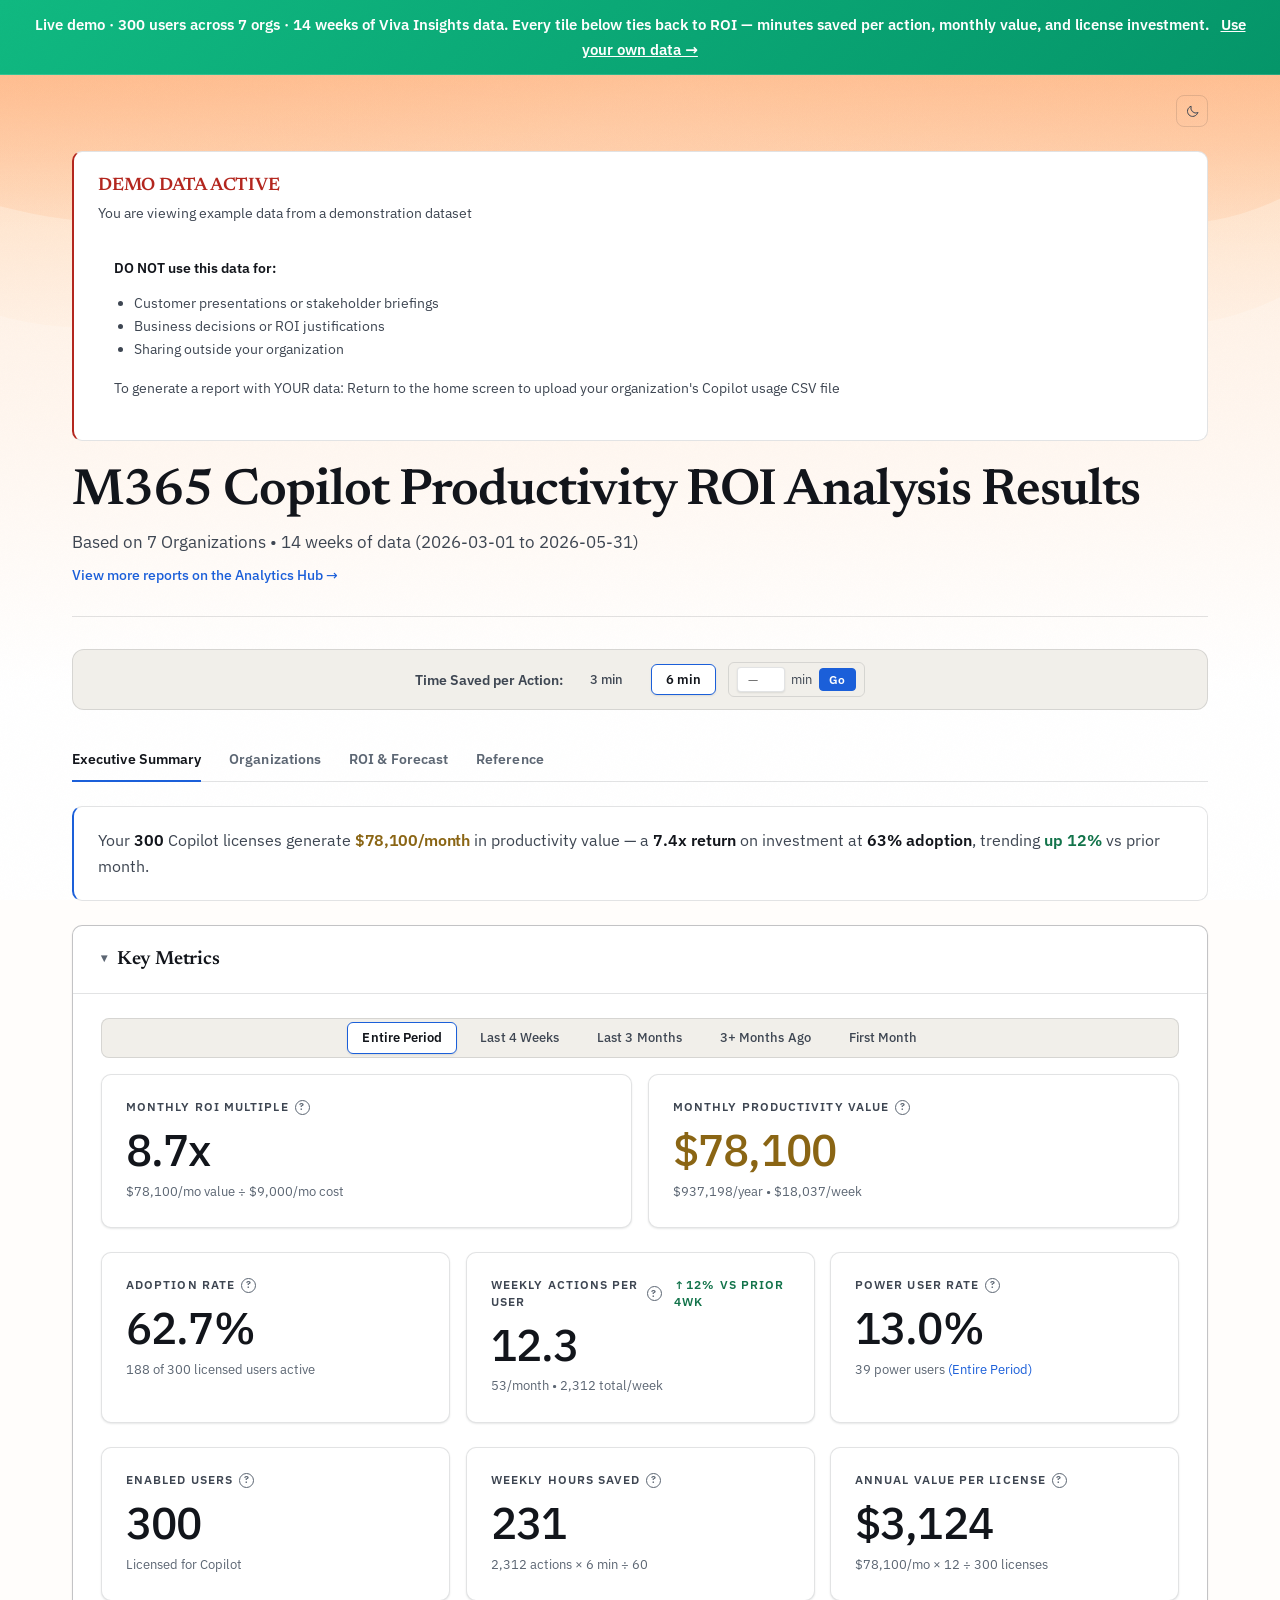
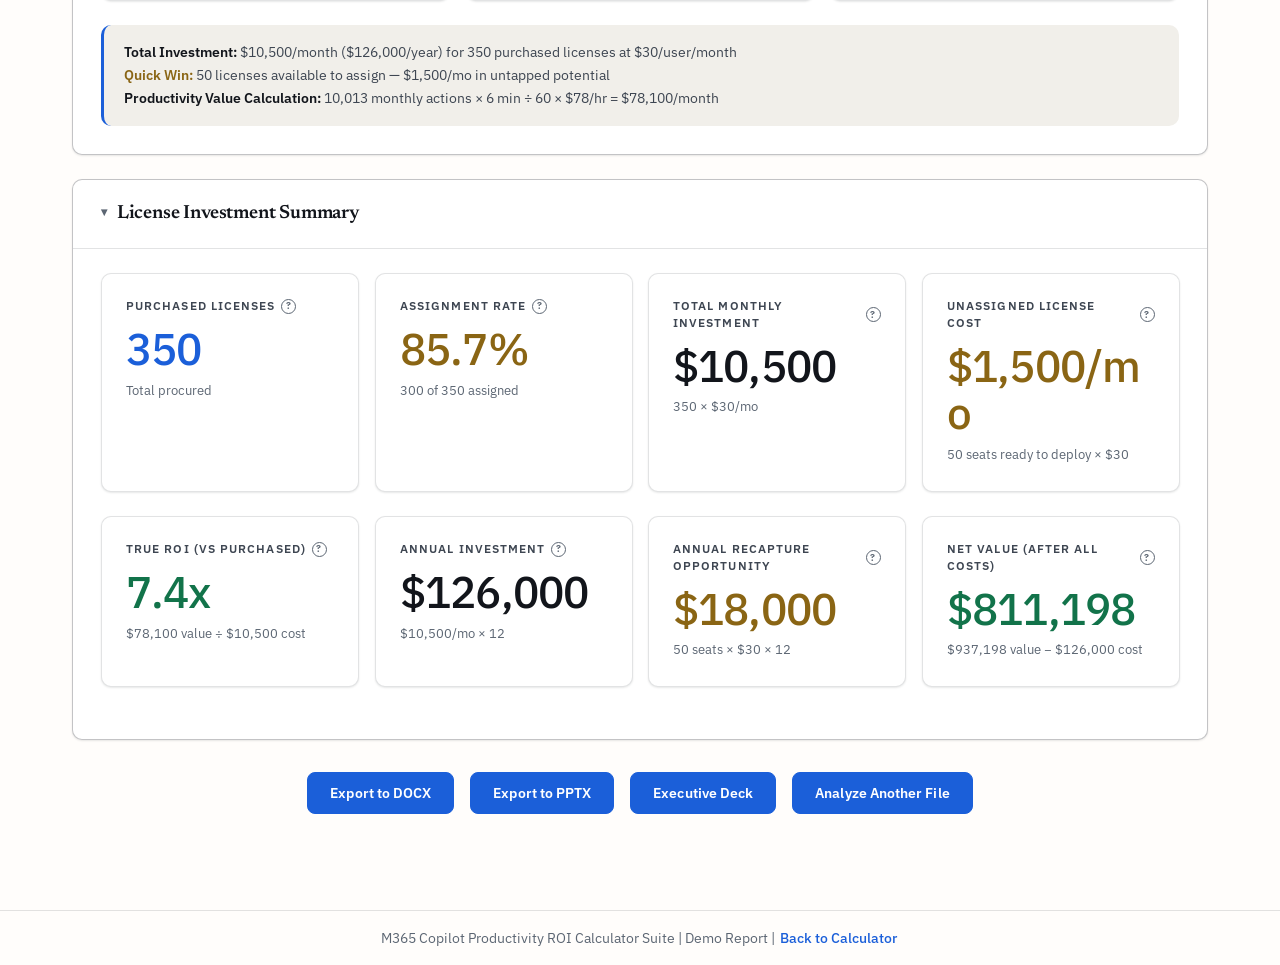
<file: demo.html>
<!DOCTYPE html>
<html lang="en">
<head>
    <meta charset="UTF-8">
    <meta name="viewport" content="width=device-width, initial-scale=1.0">
    <title>M365 Copilot ROI - Live Demo Report</title>
    <script>(function(){try{var t=localStorage.getItem('cri_theme')||'light';document.documentElement.setAttribute('data-theme',t);}catch(e){document.documentElement.setAttribute('data-theme','light');}})();</script>
    <link rel="stylesheet" href="styles.css?v=57">
    <!-- Analytics run only on the hosted site; local and offline copies stay request-free. -->
    <script type="text/javascript">if (location.protocol !== 'file:' && /(^|\.)github\.io$/i.test(location.hostname)) {(function(c,l,a,r,i,t,y){c[a]=c[a]||function(){(c[a].q=c[a].q||[]).push(arguments)};t=l.createElement(r);t.async=1;t.src="https://www.clarity.ms/tag/"+i;y=l.getElementsByTagName(r)[0];y.parentNode.insertBefore(t,y)})(window,document,"clarity","script","wt5uwqabv0");}</script>
    <style>
        .demo-banner{background:linear-gradient(135deg,#10b981,#059669);color:#fff;padding:.75rem 1.5rem;text-align:center;font-size:.95rem;font-weight:600;border-bottom:1px solid rgba(255,255,255,0.15)}
        .demo-banner a{color:#fff;text-decoration:underline;margin-left:.5rem}
        .demo-loading{min-height:80vh;display:flex;align-items:center;justify-content:center;flex-direction:column;color:var(--text-primary)}
    </style>
</head>
<body>
    <div class="demo-banner">
        Live demo &#183; 300 users across 7 orgs &#183; 14 weeks of Viva Insights data. Every tile below ties back to ROI — minutes saved per action, monthly value, and license investment.
        <a href="index.html">Use your own data &#8594;</a>
    </div>

    <!-- Toggle slot lives outside .container, which script.js replaces wholesale. -->
    <div class="header-actions" style="max-width:1200px;margin:1.25rem auto -1rem;padding:0 2rem;justify-content:flex-end;"></div>

    <div class="container">
        <div class="demo-loading">
            <div class="loading-spinner"></div>
            <p style="margin-top:1.5rem;font-size:1.1rem;">Loading demo report&#8230;</p>
        </div>
    </div>

    <footer style="text-align:center;padding:1rem;color:var(--text-tertiary);font-size:.85rem">
        M365 Copilot Productivity ROI Calculator Suite | Demo Report |
        <a href="index.html" style="color:var(--accent);">Back to Calculator</a>
    </footer>

    <script id="demoData" type="text/csv">
PersonId,MetricDate,Total Copilot actions taken,Total Copilot active days,Total Copilot enabled days,Copilot assisted hours,Intelligent recap actions taken,Organization,FunctionType,Region,Copilot actions taken in Word,Copilot actions taken in Excel,Copilot actions taken in Teams,Copilot actions taken in Outlook,Copilot actions taken in PowerPoint,Copilot actions taken in OneNote
P00001,2026-03-01 00:00:00,0,0,5,0,0,Contoso Ltd,Sales,APAC,0,0,0,0,0,0
P00001,2026-03-08 00:00:00,1,1,5,1.02,0,Contoso Ltd,Sales,APAC,0,0,0,1,0,0
P00001,2026-03-15 00:00:00,0,0,5,0,0,Contoso Ltd,Sales,APAC,0,0,0,0,0,0
P00001,2026-03-22 00:00:00,0,0,5,0,0,Contoso Ltd,Sales,APAC,0,0,0,0,0,0
P00001,2026-03-29 00:00:00,0,0,5,0,0,Contoso Ltd,Sales,APAC,0,0,0,0,0,0
P00001,2026-04-05 00:00:00,0,0,5,0,0,Contoso Ltd,Sales,APAC,0,0,0,0,0,0
P00001,2026-04-12 00:00:00,1,1,5,1.45,0,Contoso Ltd,Sales,APAC,1,0,0,0,0,0
P00001,2026-04-19 00:00:00,0,0,5,0,0,Contoso Ltd,Sales,APAC,0,0,0,0,0,0
P00001,2026-04-26 00:00:00,1,1,5,1.0,1,Contoso Ltd,Sales,APAC,1,0,0,0,0,0
P00001,2026-05-03 00:00:00,1,1,5,0.76,0,Contoso Ltd,Sales,APAC,1,0,0,0,0,0
P00001,2026-05-10 00:00:00,0,0,5,0,0,Contoso Ltd,Sales,APAC,0,0,0,0,0,0
P00001,2026-05-17 00:00:00,0,0,5,0,0,Contoso Ltd,Sales,APAC,0,0,0,0,0,0
P00001,2026-05-24 00:00:00,0,0,5,0,0,Contoso Ltd,Sales,APAC,0,0,0,0,0,0
P00001,2026-05-31 00:00:00,1,1,5,0.78,0,Contoso Ltd,Sales,APAC,0,0,1,0,0,0
P00002,2026-03-01 00:00:00,14,3,5,1.7,1,Contoso Ltd,Marketing,North America,1,3,1,3,2,4
P00002,2026-03-08 00:00:00,10,2,5,2.32,1,Contoso Ltd,Marketing,North America,0,3,2,2,2,1
P00002,2026-03-15 00:00:00,9,2,5,1.82,1,Contoso Ltd,Marketing,North America,1,2,1,2,2,1
P00002,2026-03-22 00:00:00,16,4,5,2.09,1,Contoso Ltd,Marketing,North America,1,3,1,4,3,4
P00002,2026-03-29 00:00:00,14,3,5,2.88,1,Contoso Ltd,Marketing,North America,1,2,1,3,3,4
P00002,2026-04-05 00:00:00,12,3,5,1.62,1,Contoso Ltd,Marketing,North America,1,2,2,3,3,1
P00002,2026-04-12 00:00:00,18,4,5,2.29,1,Contoso Ltd,Marketing,North America,1,3,1,5,4,4
P00002,2026-04-19 00:00:00,12,3,5,2.94,1,Contoso Ltd,Marketing,North America,0,1,1,3,3,4
P00002,2026-04-26 00:00:00,19,5,5,2.29,2,Contoso Ltd,Marketing,North America,1,4,1,5,4,4
P00002,2026-05-03 00:00:00,17,4,5,3.48,2,Contoso Ltd,Marketing,North America,1,3,2,4,4,3
P00002,2026-05-10 00:00:00,11,3,5,2.19,1,Contoso Ltd,Marketing,North America,0,2,0,3,3,3
P00002,2026-05-17 00:00:00,18,4,5,3.44,2,Contoso Ltd,Marketing,North America,1,3,1,4,4,5
P00002,2026-05-24 00:00:00,19,4,5,2.44,1,Contoso Ltd,Marketing,North America,1,4,2,4,4,4
P00002,2026-05-31 00:00:00,15,4,5,1.94,1,Contoso Ltd,Marketing,North America,1,2,1,4,4,3
P00003,2026-03-01 00:00:00,1,1,5,0.19,1,Contoso Ltd,Operations,North America,0,1,0,0,0,0
P00003,2026-03-08 00:00:00,0,0,5,0,0,Contoso Ltd,Operations,North America,0,0,0,0,0,0
P00003,2026-03-15 00:00:00,1,1,5,0.21,0,Contoso Ltd,Operations,North America,0,0,0,1,0,0
P00003,2026-03-22 00:00:00,0,0,5,0,0,Contoso Ltd,Operations,North America,0,0,0,0,0,0
P00003,2026-03-29 00:00:00,0,0,5,0,0,Contoso Ltd,Operations,North America,0,0,0,0,0,0
P00003,2026-04-05 00:00:00,0,0,5,0,0,Contoso Ltd,Operations,North America,0,0,0,0,0,0
P00003,2026-04-12 00:00:00,1,1,5,1.39,1,Contoso Ltd,Operations,North America,0,0,0,0,1,0
P00003,2026-04-19 00:00:00,1,1,5,0.69,0,Contoso Ltd,Operations,North America,0,0,0,0,0,1
P00003,2026-04-26 00:00:00,0,0,5,0,0,Contoso Ltd,Operations,North America,0,0,0,0,0,0
P00003,2026-05-03 00:00:00,0,0,5,0,0,Contoso Ltd,Operations,North America,0,0,0,0,0,0
P00003,2026-05-10 00:00:00,0,0,5,0,0,Contoso Ltd,Operations,North America,0,0,0,0,0,0
P00003,2026-05-17 00:00:00,0,0,5,0,0,Contoso Ltd,Operations,North America,0,0,0,0,0,0
P00003,2026-05-24 00:00:00,0,0,5,0,0,Contoso Ltd,Operations,North America,0,0,0,0,0,0
P00003,2026-05-31 00:00:00,0,0,5,0,0,Contoso Ltd,Operations,North America,0,0,0,0,0,0
P00004,2026-03-01 00:00:00,0,0,5,0,0,Contoso Ltd,Sales,North America,0,0,0,0,0,0
P00004,2026-03-08 00:00:00,3,1,5,1.08,0,Contoso Ltd,Sales,North America,0,0,1,1,1,0
P00004,2026-03-15 00:00:00,3,1,5,1.57,0,Contoso Ltd,Sales,North America,0,0,0,0,1,2
P00004,2026-03-22 00:00:00,5,1,5,1.79,0,Contoso Ltd,Sales,North America,0,1,1,2,1,0
P00004,2026-03-29 00:00:00,0,0,5,0,0,Contoso Ltd,Sales,North America,0,0,0,0,0,0
P00004,2026-04-05 00:00:00,3,1,5,1.47,0,Contoso Ltd,Sales,North America,1,0,0,0,0,2
P00004,2026-04-12 00:00:00,9,3,5,1.89,0,Contoso Ltd,Sales,North America,2,1,3,2,1,0
P00004,2026-04-19 00:00:00,6,2,5,1.93,0,Contoso Ltd,Sales,North America,2,1,1,1,1,0
P00004,2026-04-26 00:00:00,0,0,5,0,0,Contoso Ltd,Sales,North America,0,0,0,0,0,0
P00004,2026-05-03 00:00:00,6,1,5,0.83,0,Contoso Ltd,Sales,North America,1,0,1,1,2,1
P00004,2026-05-10 00:00:00,7,2,5,1.32,0,Contoso Ltd,Sales,North America,1,0,2,1,1,2
P00004,2026-05-17 00:00:00,10,2,5,2.3,1,Contoso Ltd,Sales,North America,3,2,3,1,1,0
P00004,2026-05-24 00:00:00,0,0,5,0,0,Contoso Ltd,Sales,North America,0,0,0,0,0,0
P00004,2026-05-31 00:00:00,6,2,5,1.64,0,Contoso Ltd,Sales,North America,1,0,2,2,1,0
P00005,2026-03-01 00:00:00,18,5,5,3.17,2,Contoso Ltd,Marketing,North America,5,0,6,2,0,5
P00005,2026-03-08 00:00:00,18,5,5,2.23,1,Contoso Ltd,Marketing,North America,5,1,6,2,0,4
P00005,2026-03-15 00:00:00,16,4,5,3.06,2,Contoso Ltd,Marketing,North America,5,1,5,1,1,3
P00005,2026-03-22 00:00:00,25,5,5,4.33,2,Contoso Ltd,Marketing,North America,7,2,7,2,2,5
P00005,2026-03-29 00:00:00,33,5,5,4.87,2,Contoso Ltd,Marketing,North America,9,1,9,4,0,10
P00005,2026-04-05 00:00:00,30,5,5,4.59,2,Contoso Ltd,Marketing,North America,9,1,9,3,1,7
P00005,2026-04-12 00:00:00,29,5,5,4.2,2,Contoso Ltd,Marketing,North America,9,1,8,2,1,8
P00005,2026-04-19 00:00:00,28,5,5,4.7,2,Contoso Ltd,Marketing,North America,9,1,8,3,1,6
P00005,2026-04-26 00:00:00,35,5,5,5.05,3,Contoso Ltd,Marketing,North America,11,2,11,4,1,6
P00005,2026-05-03 00:00:00,23,5,5,2.85,1,Contoso Ltd,Marketing,North America,7,2,6,3,0,5
P00005,2026-05-10 00:00:00,30,5,5,3.65,3,Contoso Ltd,Marketing,North America,8,1,7,2,2,10
P00005,2026-05-17 00:00:00,43,5,5,5.41,4,Contoso Ltd,Marketing,North America,13,2,13,4,1,10
P00005,2026-05-24 00:00:00,33,5,5,5.05,2,Contoso Ltd,Marketing,North America,10,1,9,3,1,9
P00005,2026-05-31 00:00:00,27,5,5,4.29,1,Contoso Ltd,Marketing,North America,7,1,8,2,1,8
P00006,2026-03-01 00:00:00,0,0,5,0,0,Contoso Ltd,Customer Success,LATAM,0,0,0,0,0,0
P00006,2026-03-08 00:00:00,3,1,5,1.66,1,Contoso Ltd,Customer Success,LATAM,0,1,1,0,1,0
P00006,2026-03-15 00:00:00,5,1,5,1.2,1,Contoso Ltd,Customer Success,LATAM,0,2,0,0,1,2
P00006,2026-03-22 00:00:00,4,1,5,1.67,0,Contoso Ltd,Customer Success,LATAM,1,2,0,1,0,0
P00006,2026-03-29 00:00:00,4,1,5,1.57,1,Contoso Ltd,Customer Success,LATAM,0,1,0,1,1,1
P00006,2026-04-05 00:00:00,6,1,5,0.8,1,Contoso Ltd,Customer Success,LATAM,0,2,0,0,1,3
P00006,2026-04-12 00:00:00,4,1,5,0.57,0,Contoso Ltd,Customer Success,LATAM,0,1,0,0,1,2
P00006,2026-04-19 00:00:00,7,2,5,1.86,1,Contoso Ltd,Customer Success,LATAM,1,1,0,0,2,3
P00006,2026-04-26 00:00:00,4,1,5,0.62,1,Contoso Ltd,Customer Success,LATAM,0,1,1,0,1,1
P00006,2026-05-03 00:00:00,8,2,5,1.94,0,Contoso Ltd,Customer Success,LATAM,0,3,0,0,2,3
P00006,2026-05-10 00:00:00,9,2,5,2.49,2,Contoso Ltd,Customer Success,LATAM,0,2,0,1,3,3
P00006,2026-05-17 00:00:00,6,1,5,1.5,0,Contoso Ltd,Customer Success,LATAM,0,4,0,1,1,0
P00006,2026-05-24 00:00:00,5,1,5,1.32,0,Contoso Ltd,Customer Success,LATAM,0,2,0,1,1,1
P00006,2026-05-31 00:00:00,4,1,5,1.26,0,Contoso Ltd,Customer Success,LATAM,0,2,0,0,1,1
P00007,2026-03-01 00:00:00,10,2,5,2.56,1,Contoso Ltd,Operations,APAC,0,4,0,2,2,2
P00007,2026-03-08 00:00:00,8,2,5,1.92,0,Contoso Ltd,Operations,APAC,0,3,1,3,1,0
P00007,2026-03-15 00:00:00,9,2,5,2.17,1,Contoso Ltd,Operations,APAC,0,3,2,2,1,1
P00007,2026-03-22 00:00:00,10,3,5,1.83,1,Contoso Ltd,Operations,APAC,0,3,1,3,2,1
P00007,2026-03-29 00:00:00,10,2,5,1.49,0,Contoso Ltd,Operations,APAC,1,4,1,3,1,0
P00007,2026-04-05 00:00:00,12,3,5,2.92,2,Contoso Ltd,Operations,APAC,0,5,2,3,2,0
P00007,2026-04-12 00:00:00,9,2,5,1.76,2,Contoso Ltd,Operations,APAC,1,4,1,2,1,0
P00007,2026-04-19 00:00:00,9,2,5,1.72,0,Contoso Ltd,Operations,APAC,1,4,1,2,0,1
P00007,2026-04-26 00:00:00,19,4,5,2.29,1,Contoso Ltd,Operations,APAC,1,6,3,5,4,0
P00007,2026-05-03 00:00:00,18,4,5,2.23,2,Contoso Ltd,Operations,APAC,0,6,2,4,4,2
P00007,2026-05-10 00:00:00,23,5,5,3.01,3,Contoso Ltd,Operations,APAC,2,8,3,6,4,0
P00007,2026-05-17 00:00:00,7,2,5,1.02,0,Contoso Ltd,Operations,APAC,0,2,1,2,1,1
P00007,2026-05-24 00:00:00,16,4,5,1.99,1,Contoso Ltd,Operations,APAC,1,6,2,5,2,0
P00007,2026-05-31 00:00:00,16,4,5,2.55,2,Contoso Ltd,Operations,APAC,1,5,1,4,3,2
P00008,2026-03-01 00:00:00,0,0,5,0,0,Contoso Ltd,Sales,EMEA,0,0,0,0,0,0
P00008,2026-03-08 00:00:00,0,0,5,0,0,Contoso Ltd,Sales,EMEA,0,0,0,0,0,0
P00008,2026-03-15 00:00:00,0,0,5,0,0,Contoso Ltd,Sales,EMEA,0,0,0,0,0,0
P00008,2026-03-22 00:00:00,1,1,5,0.66,0,Contoso Ltd,Sales,EMEA,0,0,0,0,0,1
P00008,2026-03-29 00:00:00,0,0,5,0,0,Contoso Ltd,Sales,EMEA,0,0,0,0,0,0
P00008,2026-04-05 00:00:00,0,0,5,0,0,Contoso Ltd,Sales,EMEA,0,0,0,0,0,0
P00008,2026-04-12 00:00:00,0,0,5,0,0,Contoso Ltd,Sales,EMEA,0,0,0,0,0,0
P00008,2026-04-19 00:00:00,1,1,5,1.21,1,Contoso Ltd,Sales,EMEA,0,0,1,0,0,0
P00008,2026-04-26 00:00:00,1,1,5,1.14,0,Contoso Ltd,Sales,EMEA,0,0,1,0,0,0
P00008,2026-05-03 00:00:00,1,1,5,1.46,0,Contoso Ltd,Sales,EMEA,0,0,0,0,0,1
P00008,2026-05-10 00:00:00,1,1,5,0.84,0,Contoso Ltd,Sales,EMEA,0,1,0,0,0,0
P00008,2026-05-17 00:00:00,0,0,5,0,0,Contoso Ltd,Sales,EMEA,0,0,0,0,0,0
P00008,2026-05-24 00:00:00,0,0,5,0,0,Contoso Ltd,Sales,EMEA,0,0,0,0,0,0
P00008,2026-05-31 00:00:00,0,0,5,0,0,Contoso Ltd,Sales,EMEA,0,0,0,0,0,0
P00009,2026-03-01 00:00:00,0,0,5,0,0,Contoso Ltd,Engineering,APAC,0,0,0,0,0,0
P00009,2026-03-08 00:00:00,1,1,5,1.44,0,Contoso Ltd,Engineering,APAC,0,0,0,0,0,1
P00009,2026-03-15 00:00:00,0,0,5,0,0,Contoso Ltd,Engineering,APAC,0,0,0,0,0,0
P00009,2026-03-22 00:00:00,1,1,5,1.24,0,Contoso Ltd,Engineering,APAC,0,1,0,0,0,0
P00009,2026-03-29 00:00:00,0,0,5,0,0,Contoso Ltd,Engineering,APAC,0,0,0,0,0,0
P00009,2026-04-05 00:00:00,0,0,5,0,0,Contoso Ltd,Engineering,APAC,0,0,0,0,0,0
P00009,2026-04-12 00:00:00,0,0,5,0,0,Contoso Ltd,Engineering,APAC,0,0,0,0,0,0
P00009,2026-04-19 00:00:00,0,0,5,0,0,Contoso Ltd,Engineering,APAC,0,0,0,0,0,0
P00009,2026-04-26 00:00:00,0,0,5,0,0,Contoso Ltd,Engineering,APAC,0,0,0,0,0,0
P00009,2026-05-03 00:00:00,1,1,5,0.82,0,Contoso Ltd,Engineering,APAC,0,0,0,0,1,0
P00009,2026-05-10 00:00:00,0,0,5,0,0,Contoso Ltd,Engineering,APAC,0,0,0,0,0,0
P00009,2026-05-17 00:00:00,1,1,5,0.79,0,Contoso Ltd,Engineering,APAC,0,0,0,1,0,0
P00009,2026-05-24 00:00:00,0,0,5,0,0,Contoso Ltd,Engineering,APAC,0,0,0,0,0,0
P00009,2026-05-31 00:00:00,0,0,5,0,0,Contoso Ltd,Engineering,APAC,0,0,0,0,0,0
P00010,2026-03-01 00:00:00,12,3,5,2.78,0,Contoso Ltd,Engineering,North America,0,0,4,3,3,2
P00010,2026-03-08 00:00:00,6,1,5,1.87,0,Contoso Ltd,Engineering,North America,0,0,2,2,2,0
P00010,2026-03-15 00:00:00,14,4,5,2.5,1,Contoso Ltd,Engineering,North America,1,1,5,3,4,0
P00010,2026-03-22 00:00:00,7,2,5,1.13,1,Contoso Ltd,Engineering,North America,1,0,3,2,1,0
P00010,2026-03-29 00:00:00,12,3,5,1.62,1,Contoso Ltd,Engineering,North America,1,0,4,3,3,1
P00010,2026-04-05 00:00:00,13,3,5,2.21,0,Contoso Ltd,Engineering,North America,0,1,3,3,3,3
P00010,2026-04-12 00:00:00,14,4,5,2.16,1,Contoso Ltd,Engineering,North America,1,0,4,3,3,3
P00010,2026-04-19 00:00:00,17,4,5,3.25,2,Contoso Ltd,Engineering,North America,2,1,5,5,4,0
P00010,2026-04-26 00:00:00,13,3,5,1.87,2,Contoso Ltd,Engineering,North America,1,0,5,3,3,1
P00010,2026-05-03 00:00:00,7,2,5,1.8,0,Contoso Ltd,Engineering,North America,0,0,2,3,1,1
P00010,2026-05-10 00:00:00,13,4,5,2.19,0,Contoso Ltd,Engineering,North America,1,0,4,4,4,0
P00010,2026-05-17 00:00:00,17,5,5,3.07,1,Contoso Ltd,Engineering,North America,1,1,5,4,4,2
P00010,2026-05-24 00:00:00,13,3,5,1.9,1,Contoso Ltd,Engineering,North America,1,0,4,3,3,2
P00010,2026-05-31 00:00:00,5,1,5,1.22,1,Contoso Ltd,Engineering,North America,0,0,2,1,1,1
P00011,2026-03-01 00:00:00,30,5,5,4.55,2,Contoso Ltd,Sales,APAC,4,7,0,7,2,10
P00011,2026-03-08 00:00:00,32,5,5,5.32,4,Contoso Ltd,Sales,APAC,5,8,0,9,2,8
P00011,2026-03-15 00:00:00,23,5,5,3.46,2,Contoso Ltd,Sales,APAC,3,6,1,6,1,6
P00011,2026-03-22 00:00:00,16,4,5,3.1,1,Contoso Ltd,Sales,APAC,2,4,0,5,1,4
P00011,2026-03-29 00:00:00,26,5,5,3.64,2,Contoso Ltd,Sales,APAC,4,6,0,7,2,7
P00011,2026-04-05 00:00:00,23,5,5,3.89,2,Contoso Ltd,Sales,APAC,3,5,1,5,0,9
P00011,2026-04-12 00:00:00,27,5,5,4.43,2,Contoso Ltd,Sales,APAC,4,7,1,7,0,8
P00011,2026-04-19 00:00:00,27,5,5,3.97,2,Contoso Ltd,Sales,APAC,4,6,1,8,2,6
P00011,2026-04-26 00:00:00,29,5,5,4.42,2,Contoso Ltd,Sales,APAC,4,8,1,7,2,7
P00011,2026-05-03 00:00:00,18,4,5,3.39,2,Contoso Ltd,Sales,APAC,3,5,1,5,1,3
P00011,2026-05-10 00:00:00,32,5,5,5.21,3,Contoso Ltd,Sales,APAC,4,8,0,9,1,10
P00011,2026-05-17 00:00:00,10,3,5,1.29,1,Contoso Ltd,Sales,APAC,1,3,0,2,0,4
P00011,2026-05-24 00:00:00,28,5,5,3.93,2,Contoso Ltd,Sales,APAC,4,7,1,8,1,7
P00011,2026-05-31 00:00:00,22,5,5,3.59,1,Contoso Ltd,Sales,APAC,4,6,0,5,0,7
P00012,2026-03-01 00:00:00,0,0,5,0,0,Contoso Ltd,Operations,APAC,0,0,0,0,0,0
P00012,2026-03-08 00:00:00,0,0,5,0,0,Contoso Ltd,Operations,APAC,0,0,0,0,0,0
P00012,2026-03-15 00:00:00,0,0,5,0,0,Contoso Ltd,Operations,APAC,0,0,0,0,0,0
P00012,2026-03-22 00:00:00,0,0,5,0,0,Contoso Ltd,Operations,APAC,0,0,0,0,0,0
P00012,2026-03-29 00:00:00,0,0,5,0,0,Contoso Ltd,Operations,APAC,0,0,0,0,0,0
P00012,2026-04-05 00:00:00,0,0,5,0,0,Contoso Ltd,Operations,APAC,0,0,0,0,0,0
P00012,2026-04-12 00:00:00,0,0,5,0,0,Contoso Ltd,Operations,APAC,0,0,0,0,0,0
P00012,2026-04-19 00:00:00,0,0,5,0,0,Contoso Ltd,Operations,APAC,0,0,0,0,0,0
P00012,2026-04-26 00:00:00,0,0,5,0,0,Contoso Ltd,Operations,APAC,0,0,0,0,0,0
P00012,2026-05-03 00:00:00,0,0,5,0,0,Contoso Ltd,Operations,APAC,0,0,0,0,0,0
P00012,2026-05-10 00:00:00,0,0,5,0,0,Contoso Ltd,Operations,APAC,0,0,0,0,0,0
P00012,2026-05-17 00:00:00,0,0,5,0,0,Contoso Ltd,Operations,APAC,0,0,0,0,0,0
P00012,2026-05-24 00:00:00,0,0,5,0,0,Contoso Ltd,Operations,APAC,0,0,0,0,0,0
P00012,2026-05-31 00:00:00,0,0,5,0,0,Contoso Ltd,Operations,APAC,0,0,0,0,0,0
P00013,2026-03-01 00:00:00,1,1,5,0.29,0,Contoso Ltd,Customer Success,LATAM,0,0,1,0,0,0
P00013,2026-03-08 00:00:00,1,1,5,1.13,0,Contoso Ltd,Customer Success,LATAM,1,0,0,0,0,0
P00013,2026-03-15 00:00:00,0,0,5,0,0,Contoso Ltd,Customer Success,LATAM,0,0,0,0,0,0
P00013,2026-03-22 00:00:00,0,0,5,0,0,Contoso Ltd,Customer Success,LATAM,0,0,0,0,0,0
P00013,2026-03-29 00:00:00,0,0,5,0,0,Contoso Ltd,Customer Success,LATAM,0,0,0,0,0,0
P00013,2026-04-05 00:00:00,1,1,5,0.97,1,Contoso Ltd,Customer Success,LATAM,0,0,1,0,0,0
P00013,2026-04-12 00:00:00,0,0,5,0,0,Contoso Ltd,Customer Success,LATAM,0,0,0,0,0,0
P00013,2026-04-19 00:00:00,1,1,5,0.84,0,Contoso Ltd,Customer Success,LATAM,0,0,0,0,0,1
P00013,2026-04-26 00:00:00,1,1,5,1.22,1,Contoso Ltd,Customer Success,LATAM,0,0,1,0,0,0
P00013,2026-05-03 00:00:00,0,0,5,0,0,Contoso Ltd,Customer Success,LATAM,0,0,0,0,0,0
P00013,2026-05-10 00:00:00,0,0,5,0,0,Contoso Ltd,Customer Success,LATAM,0,0,0,0,0,0
P00013,2026-05-17 00:00:00,0,0,5,0,0,Contoso Ltd,Customer Success,LATAM,0,0,0,0,0,0
P00013,2026-05-24 00:00:00,2,1,5,0.83,0,Contoso Ltd,Customer Success,LATAM,1,0,1,0,0,0
P00013,2026-05-31 00:00:00,0,0,5,0,0,Contoso Ltd,Customer Success,LATAM,0,0,0,0,0,0
P00014,2026-03-01 00:00:00,4,1,5,1.51,0,Contoso Ltd,Finance,North America,1,0,1,2,0,0
P00014,2026-03-08 00:00:00,0,0,5,0,0,Contoso Ltd,Finance,North America,0,0,0,0,0,0
P00014,2026-03-15 00:00:00,0,0,5,0,0,Contoso Ltd,Finance,North America,0,0,0,0,0,0
P00014,2026-03-22 00:00:00,0,0,5,0,0,Contoso Ltd,Finance,North America,0,0,0,0,0,0
P00014,2026-03-29 00:00:00,5,1,5,1.38,1,Contoso Ltd,Finance,North America,1,0,2,1,1,0
P00014,2026-04-05 00:00:00,0,0,5,0,0,Contoso Ltd,Finance,North America,0,0,0,0,0,0
P00014,2026-04-12 00:00:00,8,2,5,1.83,1,Contoso Ltd,Finance,North America,1,1,1,3,1,1
P00014,2026-04-19 00:00:00,5,2,5,0.93,0,Contoso Ltd,Finance,North America,1,0,2,1,1,0
P00014,2026-04-26 00:00:00,8,2,5,1.38,0,Contoso Ltd,Finance,North America,2,1,1,2,1,1
P00014,2026-05-03 00:00:00,5,1,5,1.61,0,Contoso Ltd,Finance,North America,1,0,1,1,1,1
P00014,2026-05-10 00:00:00,6,2,5,0.94,0,Contoso Ltd,Finance,North America,2,2,1,1,0,0
P00014,2026-05-17 00:00:00,7,2,5,2.07,1,Contoso Ltd,Finance,North America,1,0,1,1,1,3
P00014,2026-05-24 00:00:00,7,2,5,1.77,1,Contoso Ltd,Finance,North America,1,1,1,1,1,2
P00014,2026-05-31 00:00:00,8,2,5,0.98,0,Contoso Ltd,Finance,North America,1,1,1,2,1,2
P00015,2026-03-01 00:00:00,5,1,5,1.73,0,Contoso Ltd,Customer Success,APAC,1,1,2,1,0,0
P00015,2026-03-08 00:00:00,3,1,5,0.99,1,Contoso Ltd,Customer Success,APAC,0,0,1,0,0,2
P00015,2026-03-15 00:00:00,2,1,5,1.1,1,Contoso Ltd,Customer Success,APAC,0,0,1,0,1,0
P00015,2026-03-22 00:00:00,6,1,5,0.73,0,Contoso Ltd,Customer Success,APAC,1,0,1,1,1,2
P00015,2026-03-29 00:00:00,0,0,5,0,0,Contoso Ltd,Customer Success,APAC,0,0,0,0,0,0
P00015,2026-04-05 00:00:00,3,1,5,0.75,0,Contoso Ltd,Customer Success,APAC,0,0,0,1,0,2
P00015,2026-04-12 00:00:00,0,0,5,0,0,Contoso Ltd,Customer Success,APAC,0,0,0,0,0,0
P00015,2026-04-19 00:00:00,5,1,5,2.08,0,Contoso Ltd,Customer Success,APAC,0,0,1,1,0,3
P00015,2026-04-26 00:00:00,7,1,5,1.6,1,Contoso Ltd,Customer Success,APAC,1,0,1,1,1,3
P00015,2026-05-03 00:00:00,7,2,5,2.07,0,Contoso Ltd,Customer Success,APAC,1,0,2,1,1,2
P00015,2026-05-10 00:00:00,6,2,5,1.15,0,Contoso Ltd,Customer Success,APAC,1,0,2,1,0,2
P00015,2026-05-17 00:00:00,7,2,5,1.62,1,Contoso Ltd,Customer Success,APAC,2,0,2,1,0,2
P00015,2026-05-24 00:00:00,6,1,5,1.13,1,Contoso Ltd,Customer Success,APAC,0,1,1,2,1,1
P00015,2026-05-31 00:00:00,9,2,5,2.17,0,Contoso Ltd,Customer Success,APAC,1,0,3,3,2,0
P00016,2026-03-01 00:00:00,0,0,5,0,0,Contoso Ltd,Customer Success,North America,0,0,0,0,0,0
P00016,2026-03-08 00:00:00,0,0,5,0,0,Contoso Ltd,Customer Success,North America,0,0,0,0,0,0
P00016,2026-03-15 00:00:00,1,1,5,0.3,0,Contoso Ltd,Customer Success,North America,0,0,0,0,0,1
P00016,2026-03-22 00:00:00,6,1,5,1.08,0,Contoso Ltd,Customer Success,North America,2,0,0,2,1,1
P00016,2026-03-29 00:00:00,5,1,5,1.65,1,Contoso Ltd,Customer Success,North America,1,0,0,2,1,1
P00016,2026-04-05 00:00:00,4,1,5,1.6,0,Contoso Ltd,Customer Success,North America,1,1,1,1,0,0
P00016,2026-04-12 00:00:00,7,1,5,1.95,1,Contoso Ltd,Customer Success,North America,1,1,1,2,2,0
P00016,2026-04-19 00:00:00,3,1,5,0.54,1,Contoso Ltd,Customer Success,North America,1,0,0,2,0,0
P00016,2026-04-26 00:00:00,7,2,5,2.16,0,Contoso Ltd,Customer Success,North America,1,1,1,3,1,0
P00016,2026-05-03 00:00:00,6,1,5,1.51,0,Contoso Ltd,Customer Success,North America,2,1,1,2,0,0
P00016,2026-05-10 00:00:00,6,1,5,0.73,1,Contoso Ltd,Customer Success,North America,1,0,1,2,2,0
P00016,2026-05-17 00:00:00,6,1,5,2.16,0,Contoso Ltd,Customer Success,North America,1,0,1,2,1,1
P00016,2026-05-24 00:00:00,6,2,5,1.75,1,Contoso Ltd,Customer Success,North America,2,0,1,1,2,0
P00016,2026-05-31 00:00:00,7,2,5,1.55,1,Contoso Ltd,Customer Success,North America,1,2,1,2,1,0
P00017,2026-03-01 00:00:00,19,5,5,2.35,2,Contoso Ltd,Marketing,APAC,3,3,2,6,0,5
P00017,2026-03-08 00:00:00,21,5,5,3.06,1,Contoso Ltd,Marketing,APAC,3,3,3,5,1,6
P00017,2026-03-15 00:00:00,17,4,5,3.51,1,Contoso Ltd,Marketing,APAC,2,3,1,5,0,6
P00017,2026-03-22 00:00:00,25,5,5,4.43,2,Contoso Ltd,Marketing,APAC,3,4,3,6,0,9
P00017,2026-03-29 00:00:00,27,5,5,4.22,2,Contoso Ltd,Marketing,APAC,4,3,2,8,0,10
P00017,2026-04-05 00:00:00,12,3,5,2.12,1,Contoso Ltd,Marketing,APAC,3,2,2,3,1,1
P00017,2026-04-12 00:00:00,27,5,5,4.65,2,Contoso Ltd,Marketing,APAC,4,4,3,7,0,9
P00017,2026-04-19 00:00:00,28,5,5,4.76,2,Contoso Ltd,Marketing,APAC,4,4,3,8,1,8
P00017,2026-04-26 00:00:00,29,5,5,4.78,2,Contoso Ltd,Marketing,APAC,3,4,4,8,1,9
P00017,2026-05-03 00:00:00,40,5,5,5.48,3,Contoso Ltd,Marketing,APAC,5,5,5,10,0,15
P00017,2026-05-10 00:00:00,26,5,5,3.74,2,Contoso Ltd,Marketing,APAC,4,4,2,7,0,9
P00017,2026-05-17 00:00:00,35,5,5,4.94,3,Contoso Ltd,Marketing,APAC,5,5,3,9,0,13
P00017,2026-05-24 00:00:00,28,5,5,3.73,2,Contoso Ltd,Marketing,APAC,4,3,3,7,1,10
P00017,2026-05-31 00:00:00,36,5,5,5.24,3,Contoso Ltd,Marketing,APAC,5,5,4,10,1,11
P00018,2026-03-01 00:00:00,0,0,5,0,0,Contoso Ltd,Marketing,North America,0,0,0,0,0,0
P00018,2026-03-08 00:00:00,0,0,5,0,0,Contoso Ltd,Marketing,North America,0,0,0,0,0,0
P00018,2026-03-15 00:00:00,0,0,5,0,0,Contoso Ltd,Marketing,North America,0,0,0,0,0,0
P00018,2026-03-22 00:00:00,0,0,5,0,0,Contoso Ltd,Marketing,North America,0,0,0,0,0,0
P00018,2026-03-29 00:00:00,0,0,5,0,0,Contoso Ltd,Marketing,North America,0,0,0,0,0,0
P00018,2026-04-05 00:00:00,0,0,5,0,0,Contoso Ltd,Marketing,North America,0,0,0,0,0,0
P00018,2026-04-12 00:00:00,0,0,5,0,0,Contoso Ltd,Marketing,North America,0,0,0,0,0,0
P00018,2026-04-19 00:00:00,0,0,5,0,0,Contoso Ltd,Marketing,North America,0,0,0,0,0,0
P00018,2026-04-26 00:00:00,0,0,5,0,0,Contoso Ltd,Marketing,North America,0,0,0,0,0,0
P00018,2026-05-03 00:00:00,0,0,5,0,0,Contoso Ltd,Marketing,North America,0,0,0,0,0,0
P00018,2026-05-10 00:00:00,0,0,5,0,0,Contoso Ltd,Marketing,North America,0,0,0,0,0,0
P00018,2026-05-17 00:00:00,0,0,5,0,0,Contoso Ltd,Marketing,North America,0,0,0,0,0,0
P00018,2026-05-24 00:00:00,0,0,5,0,0,Contoso Ltd,Marketing,North America,0,0,0,0,0,0
P00018,2026-05-31 00:00:00,0,0,5,0,0,Contoso Ltd,Marketing,North America,0,0,0,0,0,0
P00019,2026-03-01 00:00:00,0,0,5,0,0,Contoso Ltd,Finance,APAC,0,0,0,0,0,0
P00019,2026-03-08 00:00:00,0,0,5,0,0,Contoso Ltd,Finance,APAC,0,0,0,0,0,0
P00019,2026-03-15 00:00:00,4,1,5,1.04,1,Contoso Ltd,Finance,APAC,1,1,2,0,0,0
P00019,2026-03-22 00:00:00,5,1,5,0.87,1,Contoso Ltd,Finance,APAC,1,1,1,2,0,0
P00019,2026-03-29 00:00:00,1,1,5,0.42,1,Contoso Ltd,Finance,APAC,0,0,0,0,0,1
P00019,2026-04-05 00:00:00,8,2,5,2.05,1,Contoso Ltd,Finance,APAC,1,2,2,1,1,1
P00019,2026-04-12 00:00:00,8,2,5,1.61,1,Contoso Ltd,Finance,APAC,2,2,1,1,0,2
P00019,2026-04-19 00:00:00,11,3,5,2.35,1,Contoso Ltd,Finance,APAC,3,2,3,2,0,1
P00019,2026-04-26 00:00:00,0,0,5,0,0,Contoso Ltd,Finance,APAC,0,0,0,0,0,0
P00019,2026-05-03 00:00:00,6,1,5,1.52,1,Contoso Ltd,Finance,APAC,1,1,2,1,0,1
P00019,2026-05-10 00:00:00,0,0,5,0,0,Contoso Ltd,Finance,APAC,0,0,0,0,0,0
P00019,2026-05-17 00:00:00,5,1,5,0.98,1,Contoso Ltd,Finance,APAC,1,0,1,0,0,3
P00019,2026-05-24 00:00:00,6,2,5,1.62,0,Contoso Ltd,Finance,APAC,1,1,1,1,1,1
P00019,2026-05-31 00:00:00,6,2,5,1.48,0,Contoso Ltd,Finance,APAC,0,1,1,1,0,3
P00020,2026-03-01 00:00:00,17,4,5,3.06,2,Contoso Ltd,Engineering,EMEA,1,1,1,5,4,5
P00020,2026-03-08 00:00:00,12,3,5,2.85,1,Contoso Ltd,Engineering,EMEA,1,1,1,4,3,2
P00020,2026-03-15 00:00:00,9,2,5,1.15,1,Contoso Ltd,Engineering,EMEA,1,1,2,2,2,1
P00020,2026-03-22 00:00:00,6,1,5,1.68,0,Contoso Ltd,Engineering,EMEA,1,1,0,2,1,1
P00020,2026-03-29 00:00:00,10,3,5,1.32,0,Contoso Ltd,Engineering,EMEA,1,1,1,3,2,2
P00020,2026-04-05 00:00:00,14,4,5,3.1,1,Contoso Ltd,Engineering,EMEA,1,1,0,3,3,6
P00020,2026-04-12 00:00:00,13,4,5,2.38,1,Contoso Ltd,Engineering,EMEA,0,1,0,3,4,5
P00020,2026-04-19 00:00:00,12,3,5,2.71,0,Contoso Ltd,Engineering,EMEA,1,1,1,3,4,2
P00020,2026-04-26 00:00:00,12,3,5,2.12,1,Contoso Ltd,Engineering,EMEA,1,1,1,3,3,3
P00020,2026-05-03 00:00:00,16,4,5,3.4,1,Contoso Ltd,Engineering,EMEA,2,1,0,5,3,5
P00020,2026-05-10 00:00:00,12,3,5,2.13,1,Contoso Ltd,Engineering,EMEA,1,1,1,3,3,3
P00020,2026-05-17 00:00:00,19,5,5,2.61,2,Contoso Ltd,Engineering,EMEA,2,1,2,6,5,3
P00020,2026-05-24 00:00:00,18,4,5,3.37,1,Contoso Ltd,Engineering,EMEA,1,2,2,5,5,3
P00020,2026-05-31 00:00:00,16,4,5,3.08,1,Contoso Ltd,Engineering,EMEA,0,2,1,4,4,5
P00021,2026-03-01 00:00:00,0,0,5,0,0,Contoso Ltd,Customer Success,North America,0,0,0,0,0,0
P00021,2026-03-08 00:00:00,0,0,5,0,0,Contoso Ltd,Customer Success,North America,0,0,0,0,0,0
P00021,2026-03-15 00:00:00,1,1,5,1.58,0,Contoso Ltd,Customer Success,North America,0,0,1,0,0,0
P00021,2026-03-22 00:00:00,0,0,5,0,0,Contoso Ltd,Customer Success,North America,0,0,0,0,0,0
P00021,2026-03-29 00:00:00,0,0,5,0,0,Contoso Ltd,Customer Success,North America,0,0,0,0,0,0
P00021,2026-04-05 00:00:00,0,0,5,0,0,Contoso Ltd,Customer Success,North America,0,0,0,0,0,0
P00021,2026-04-12 00:00:00,0,0,5,0,0,Contoso Ltd,Customer Success,North America,0,0,0,0,0,0
P00021,2026-04-19 00:00:00,1,1,5,0.42,0,Contoso Ltd,Customer Success,North America,0,0,0,0,0,1
P00021,2026-04-26 00:00:00,1,1,5,0.29,1,Contoso Ltd,Customer Success,North America,0,0,1,0,0,0
P00021,2026-05-03 00:00:00,0,0,5,0,0,Contoso Ltd,Customer Success,North America,0,0,0,0,0,0
P00021,2026-05-10 00:00:00,0,0,5,0,0,Contoso Ltd,Customer Success,North America,0,0,0,0,0,0
P00021,2026-05-17 00:00:00,2,1,5,1.63,0,Contoso Ltd,Customer Success,North America,1,1,0,0,0,0
P00021,2026-05-24 00:00:00,0,0,5,0,0,Contoso Ltd,Customer Success,North America,0,0,0,0,0,0
P00021,2026-05-31 00:00:00,2,1,5,0.75,0,Contoso Ltd,Customer Success,North America,0,0,1,0,1,0
P00022,2026-03-01 00:00:00,0,0,5,0,0,Contoso Ltd,Marketing,EMEA,0,0,0,0,0,0
P00022,2026-03-08 00:00:00,2,1,5,1.28,0,Contoso Ltd,Marketing,EMEA,0,1,0,0,1,0
P00022,2026-03-15 00:00:00,5,1,5,2.02,1,Contoso Ltd,Marketing,EMEA,1,1,1,0,1,1
P00022,2026-03-22 00:00:00,5,2,5,1.18,1,Contoso Ltd,Marketing,EMEA,1,0,1,0,1,2
P00022,2026-03-29 00:00:00,6,2,5,1.79,1,Contoso Ltd,Marketing,EMEA,2,1,2,1,0,0
P00022,2026-04-05 00:00:00,5,1,5,1.05,2,Contoso Ltd,Marketing,EMEA,1,0,2,1,1,0
P00022,2026-04-12 00:00:00,11,3,5,1.66,1,Contoso Ltd,Marketing,EMEA,1,1,5,2,1,1
P00022,2026-04-19 00:00:00,5,1,5,1.23,0,Contoso Ltd,Marketing,EMEA,1,0,3,0,1,0
P00022,2026-04-26 00:00:00,5,1,5,0.81,0,Contoso Ltd,Marketing,EMEA,0,0,2,0,2,1
P00022,2026-05-03 00:00:00,5,1,5,0.84,1,Contoso Ltd,Marketing,EMEA,1,0,2,1,1,0
P00022,2026-05-10 00:00:00,9,3,5,1.54,1,Contoso Ltd,Marketing,EMEA,1,0,3,1,2,2
P00022,2026-05-17 00:00:00,0,0,5,0,0,Contoso Ltd,Marketing,EMEA,0,0,0,0,0,0
P00022,2026-05-24 00:00:00,14,4,5,2.6,1,Contoso Ltd,Marketing,EMEA,2,1,6,2,3,0
P00022,2026-05-31 00:00:00,7,2,5,1.81,1,Contoso Ltd,Marketing,EMEA,2,0,3,1,1,0
P00023,2026-03-01 00:00:00,17,4,5,3.05,1,Contoso Ltd,Finance,APAC,5,5,3,4,0,0
P00023,2026-03-08 00:00:00,12,3,5,2.77,0,Contoso Ltd,Finance,APAC,4,3,1,2,1,1
P00023,2026-03-15 00:00:00,15,4,5,2.86,1,Contoso Ltd,Finance,APAC,4,4,1,3,2,1
P00023,2026-03-22 00:00:00,10,3,5,1.26,0,Contoso Ltd,Finance,APAC,3,3,1,1,1,1
P00023,2026-03-29 00:00:00,13,3,5,2.94,1,Contoso Ltd,Finance,APAC,3,3,1,2,2,2
P00023,2026-04-05 00:00:00,15,4,5,3.14,1,Contoso Ltd,Finance,APAC,4,4,2,2,2,1
P00023,2026-04-12 00:00:00,19,5,5,3.25,1,Contoso Ltd,Finance,APAC,5,5,2,3,2,2
P00023,2026-04-19 00:00:00,10,3,5,2.29,1,Contoso Ltd,Finance,APAC,3,3,2,2,0,0
P00023,2026-04-26 00:00:00,12,3,5,1.66,2,Contoso Ltd,Finance,APAC,3,3,1,3,2,0
P00023,2026-05-03 00:00:00,15,4,5,3.24,2,Contoso Ltd,Finance,APAC,4,5,2,2,1,1
P00023,2026-05-10 00:00:00,13,3,5,2.24,1,Contoso Ltd,Finance,APAC,3,4,3,2,1,0
P00023,2026-05-17 00:00:00,21,5,5,2.8,2,Contoso Ltd,Finance,APAC,6,6,3,3,2,1
P00023,2026-05-24 00:00:00,17,5,5,2.28,2,Contoso Ltd,Finance,APAC,4,6,2,2,0,3
P00023,2026-05-31 00:00:00,15,4,5,1.85,1,Contoso Ltd,Finance,APAC,4,5,1,3,0,2
P00024,2026-03-01 00:00:00,0,0,5,0,0,Contoso Ltd,Customer Success,EMEA,0,0,0,0,0,0
P00024,2026-03-08 00:00:00,0,0,5,0,0,Contoso Ltd,Customer Success,EMEA,0,0,0,0,0,0
P00024,2026-03-15 00:00:00,0,0,5,0,0,Contoso Ltd,Customer Success,EMEA,0,0,0,0,0,0
P00024,2026-03-22 00:00:00,0,0,5,0,0,Contoso Ltd,Customer Success,EMEA,0,0,0,0,0,0
P00024,2026-03-29 00:00:00,0,0,5,0,0,Contoso Ltd,Customer Success,EMEA,0,0,0,0,0,0
P00024,2026-04-05 00:00:00,0,0,5,0,0,Contoso Ltd,Customer Success,EMEA,0,0,0,0,0,0
P00024,2026-04-12 00:00:00,0,0,5,0,0,Contoso Ltd,Customer Success,EMEA,0,0,0,0,0,0
P00024,2026-04-19 00:00:00,0,0,5,0,0,Contoso Ltd,Customer Success,EMEA,0,0,0,0,0,0
P00024,2026-04-26 00:00:00,0,0,5,0,0,Contoso Ltd,Customer Success,EMEA,0,0,0,0,0,0
P00024,2026-05-03 00:00:00,0,0,5,0,0,Contoso Ltd,Customer Success,EMEA,0,0,0,0,0,0
P00024,2026-05-10 00:00:00,0,0,5,0,0,Contoso Ltd,Customer Success,EMEA,0,0,0,0,0,0
P00024,2026-05-17 00:00:00,0,0,5,0,0,Contoso Ltd,Customer Success,EMEA,0,0,0,0,0,0
P00024,2026-05-24 00:00:00,0,0,5,0,0,Contoso Ltd,Customer Success,EMEA,0,0,0,0,0,0
P00024,2026-05-31 00:00:00,0,0,5,0,0,Contoso Ltd,Customer Success,EMEA,0,0,0,0,0,0
P00025,2026-03-01 00:00:00,0,0,5,0,0,Contoso Ltd,Sales,EMEA,0,0,0,0,0,0
P00025,2026-03-08 00:00:00,0,0,5,0,0,Contoso Ltd,Sales,EMEA,0,0,0,0,0,0
P00025,2026-03-15 00:00:00,0,0,5,0,0,Contoso Ltd,Sales,EMEA,0,0,0,0,0,0
P00025,2026-03-22 00:00:00,0,0,5,0,0,Contoso Ltd,Sales,EMEA,0,0,0,0,0,0
P00025,2026-03-29 00:00:00,0,0,5,0,0,Contoso Ltd,Sales,EMEA,0,0,0,0,0,0
P00025,2026-04-05 00:00:00,0,0,5,0,0,Contoso Ltd,Sales,EMEA,0,0,0,0,0,0
P00025,2026-04-12 00:00:00,0,0,5,0,0,Contoso Ltd,Sales,EMEA,0,0,0,0,0,0
P00025,2026-04-19 00:00:00,0,0,5,0,0,Contoso Ltd,Sales,EMEA,0,0,0,0,0,0
P00025,2026-04-26 00:00:00,0,0,5,0,0,Contoso Ltd,Sales,EMEA,0,0,0,0,0,0
P00025,2026-05-03 00:00:00,0,0,5,0,0,Contoso Ltd,Sales,EMEA,0,0,0,0,0,0
P00025,2026-05-10 00:00:00,0,0,5,0,0,Contoso Ltd,Sales,EMEA,0,0,0,0,0,0
P00025,2026-05-17 00:00:00,0,0,5,0,0,Contoso Ltd,Sales,EMEA,0,0,0,0,0,0
P00025,2026-05-24 00:00:00,0,0,5,0,0,Contoso Ltd,Sales,EMEA,0,0,0,0,0,0
P00025,2026-05-31 00:00:00,1,1,5,1.08,0,Contoso Ltd,Sales,EMEA,0,0,0,0,0,1
P00026,2026-03-01 00:00:00,0,0,5,0,0,Contoso Ltd,Engineering,LATAM,0,0,0,0,0,0
P00026,2026-03-08 00:00:00,0,0,5,0,0,Contoso Ltd,Engineering,LATAM,0,0,0,0,0,0
P00026,2026-03-15 00:00:00,0,0,5,0,0,Contoso Ltd,Engineering,LATAM,0,0,0,0,0,0
P00026,2026-03-22 00:00:00,0,0,5,0,0,Contoso Ltd,Engineering,LATAM,0,0,0,0,0,0
P00026,2026-03-29 00:00:00,0,0,5,0,0,Contoso Ltd,Engineering,LATAM,0,0,0,0,0,0
P00026,2026-04-05 00:00:00,0,0,5,0,0,Contoso Ltd,Engineering,LATAM,0,0,0,0,0,0
P00026,2026-04-12 00:00:00,0,0,5,0,0,Contoso Ltd,Engineering,LATAM,0,0,0,0,0,0
P00026,2026-04-19 00:00:00,0,0,5,0,0,Contoso Ltd,Engineering,LATAM,0,0,0,0,0,0
P00026,2026-04-26 00:00:00,0,0,5,0,0,Contoso Ltd,Engineering,LATAM,0,0,0,0,0,0
P00026,2026-05-03 00:00:00,0,0,5,0,0,Contoso Ltd,Engineering,LATAM,0,0,0,0,0,0
P00026,2026-05-10 00:00:00,0,0,5,0,0,Contoso Ltd,Engineering,LATAM,0,0,0,0,0,0
P00026,2026-05-17 00:00:00,0,0,5,0,0,Contoso Ltd,Engineering,LATAM,0,0,0,0,0,0
P00026,2026-05-24 00:00:00,0,0,5,0,0,Contoso Ltd,Engineering,LATAM,0,0,0,0,0,0
P00026,2026-05-31 00:00:00,0,0,5,0,0,Contoso Ltd,Engineering,LATAM,0,0,0,0,0,0
P00027,2026-03-01 00:00:00,4,1,5,1.7,1,Contoso Ltd,Marketing,APAC,0,1,1,0,0,2
P00027,2026-03-08 00:00:00,3,1,5,0.86,1,Contoso Ltd,Marketing,APAC,0,1,1,1,0,0
P00027,2026-03-15 00:00:00,9,2,5,1.36,1,Contoso Ltd,Marketing,APAC,1,2,2,2,1,1
P00027,2026-03-22 00:00:00,9,3,5,1.64,1,Contoso Ltd,Marketing,APAC,0,1,3,1,1,3
P00027,2026-03-29 00:00:00,13,4,5,2.92,1,Contoso Ltd,Marketing,APAC,1,2,3,1,2,4
P00027,2026-04-05 00:00:00,15,3,5,3.27,0,Contoso Ltd,Marketing,APAC,1,2,5,1,3,3
P00027,2026-04-12 00:00:00,6,2,5,2.03,1,Contoso Ltd,Marketing,APAC,0,2,2,1,1,0
P00027,2026-04-19 00:00:00,14,4,5,1.99,1,Contoso Ltd,Marketing,APAC,1,1,4,1,2,5
P00027,2026-04-26 00:00:00,16,4,5,2.07,1,Contoso Ltd,Marketing,APAC,0,2,5,3,3,3
P00027,2026-05-03 00:00:00,12,3,5,2.78,1,Contoso Ltd,Marketing,APAC,1,3,4,2,2,0
P00027,2026-05-10 00:00:00,19,5,5,3.22,2,Contoso Ltd,Marketing,APAC,1,2,5,2,3,6
P00027,2026-05-17 00:00:00,21,5,5,3.9,2,Contoso Ltd,Marketing,APAC,0,4,7,2,3,5
P00027,2026-05-24 00:00:00,16,4,5,3.34,2,Contoso Ltd,Marketing,APAC,1,3,5,2,3,2
P00027,2026-05-31 00:00:00,24,5,5,3.37,2,Contoso Ltd,Marketing,APAC,1,4,7,3,3,6
P00028,2026-03-01 00:00:00,8,2,5,2.03,1,Contoso Ltd,Finance,LATAM,1,2,1,2,2,0
P00028,2026-03-08 00:00:00,12,3,5,1.68,1,Contoso Ltd,Finance,LATAM,1,3,2,1,4,1
P00028,2026-03-15 00:00:00,9,2,5,2.08,1,Contoso Ltd,Finance,LATAM,1,1,1,1,2,3
P00028,2026-03-22 00:00:00,10,2,5,1.66,0,Contoso Ltd,Finance,LATAM,1,2,1,2,2,2
P00028,2026-03-29 00:00:00,12,3,5,2.31,1,Contoso Ltd,Finance,LATAM,1,1,2,1,3,4
P00028,2026-04-05 00:00:00,14,3,5,1.99,1,Contoso Ltd,Finance,LATAM,1,3,1,4,3,2
P00028,2026-04-12 00:00:00,12,3,5,2.36,0,Contoso Ltd,Finance,LATAM,0,2,2,2,4,2
P00028,2026-04-19 00:00:00,4,1,5,1.95,1,Contoso Ltd,Finance,LATAM,1,1,1,0,1,0
P00028,2026-04-26 00:00:00,14,3,5,1.94,1,Contoso Ltd,Finance,LATAM,2,3,2,2,4,1
P00028,2026-05-03 00:00:00,17,4,5,2.06,1,Contoso Ltd,Finance,LATAM,2,4,2,3,5,1
P00028,2026-05-10 00:00:00,20,5,5,3.44,2,Contoso Ltd,Finance,LATAM,3,4,2,4,6,1
P00028,2026-05-17 00:00:00,14,3,5,1.69,0,Contoso Ltd,Finance,LATAM,2,3,2,3,4,0
P00028,2026-05-24 00:00:00,18,4,5,3.03,1,Contoso Ltd,Finance,LATAM,2,4,2,3,6,1
P00028,2026-05-31 00:00:00,14,4,5,2.47,1,Contoso Ltd,Finance,LATAM,1,2,1,2,3,5
P00029,2026-03-01 00:00:00,0,0,5,0,0,Contoso Ltd,Customer Success,LATAM,0,0,0,0,0,0
P00029,2026-03-08 00:00:00,0,0,5,0,0,Contoso Ltd,Customer Success,LATAM,0,0,0,0,0,0
P00029,2026-03-15 00:00:00,0,0,5,0,0,Contoso Ltd,Customer Success,LATAM,0,0,0,0,0,0
P00029,2026-03-22 00:00:00,0,0,5,0,0,Contoso Ltd,Customer Success,LATAM,0,0,0,0,0,0
P00029,2026-03-29 00:00:00,0,0,5,0,0,Contoso Ltd,Customer Success,LATAM,0,0,0,0,0,0
P00029,2026-04-05 00:00:00,0,0,5,0,0,Contoso Ltd,Customer Success,LATAM,0,0,0,0,0,0
P00029,2026-04-12 00:00:00,0,0,5,0,0,Contoso Ltd,Customer Success,LATAM,0,0,0,0,0,0
P00029,2026-04-19 00:00:00,0,0,5,0,0,Contoso Ltd,Customer Success,LATAM,0,0,0,0,0,0
P00029,2026-04-26 00:00:00,0,0,5,0,0,Contoso Ltd,Customer Success,LATAM,0,0,0,0,0,0
P00029,2026-05-03 00:00:00,0,0,5,0,0,Contoso Ltd,Customer Success,LATAM,0,0,0,0,0,0
P00029,2026-05-10 00:00:00,0,0,5,0,0,Contoso Ltd,Customer Success,LATAM,0,0,0,0,0,0
P00029,2026-05-17 00:00:00,0,0,5,0,0,Contoso Ltd,Customer Success,LATAM,0,0,0,0,0,0
P00029,2026-05-24 00:00:00,0,0,5,0,0,Contoso Ltd,Customer Success,LATAM,0,0,0,0,0,0
P00029,2026-05-31 00:00:00,0,0,5,0,0,Contoso Ltd,Customer Success,LATAM,0,0,0,0,0,0
P00030,2026-03-01 00:00:00,9,3,5,1.47,0,Contoso Ltd,Marketing,EMEA,0,0,0,5,0,4
P00030,2026-03-08 00:00:00,6,1,5,0.91,1,Contoso Ltd,Marketing,EMEA,1,0,1,4,0,0
P00030,2026-03-15 00:00:00,11,3,5,2.31,0,Contoso Ltd,Marketing,EMEA,1,1,0,7,1,1
P00030,2026-03-22 00:00:00,6,2,5,2.17,0,Contoso Ltd,Marketing,EMEA,0,1,0,3,1,1
P00030,2026-03-29 00:00:00,10,3,5,2.46,0,Contoso Ltd,Marketing,EMEA,1,0,0,6,0,3
P00030,2026-04-05 00:00:00,14,4,5,3.06,1,Contoso Ltd,Marketing,EMEA,2,0,1,8,1,2
P00030,2026-04-12 00:00:00,12,3,5,2.24,2,Contoso Ltd,Marketing,EMEA,1,0,0,8,1,2
P00030,2026-04-19 00:00:00,11,3,5,1.73,1,Contoso Ltd,Marketing,EMEA,0,0,0,7,0,4
P00030,2026-04-26 00:00:00,12,3,5,2.93,0,Contoso Ltd,Marketing,EMEA,1,0,0,8,0,3
P00030,2026-05-03 00:00:00,17,4,5,3.13,1,Contoso Ltd,Marketing,EMEA,1,0,0,10,1,5
P00030,2026-05-10 00:00:00,17,5,5,2.17,2,Contoso Ltd,Marketing,EMEA,1,0,0,10,1,5
P00030,2026-05-17 00:00:00,15,3,5,2.24,1,Contoso Ltd,Marketing,EMEA,1,0,1,10,0,3
P00030,2026-05-24 00:00:00,15,4,5,2.22,0,Contoso Ltd,Marketing,EMEA,2,1,1,10,1,0
P00030,2026-05-31 00:00:00,6,2,5,1.02,0,Contoso Ltd,Marketing,EMEA,1,1,1,3,0,0
P00031,2026-03-01 00:00:00,0,0,5,0,0,Contoso Ltd,Operations,APAC,0,0,0,0,0,0
P00031,2026-03-08 00:00:00,0,0,5,0,0,Contoso Ltd,Operations,APAC,0,0,0,0,0,0
P00031,2026-03-15 00:00:00,1,1,5,0.87,0,Contoso Ltd,Operations,APAC,0,0,1,0,0,0
P00031,2026-03-22 00:00:00,0,0,5,0,0,Contoso Ltd,Operations,APAC,0,0,0,0,0,0
P00031,2026-03-29 00:00:00,1,1,5,0.73,0,Contoso Ltd,Operations,APAC,0,0,0,0,0,1
P00031,2026-04-05 00:00:00,1,1,5,0.92,1,Contoso Ltd,Operations,APAC,0,0,0,1,0,0
P00031,2026-04-12 00:00:00,0,0,5,0,0,Contoso Ltd,Operations,APAC,0,0,0,0,0,0
P00031,2026-04-19 00:00:00,2,1,5,0.67,0,Contoso Ltd,Operations,APAC,1,1,0,0,0,0
P00031,2026-04-26 00:00:00,0,0,5,0,0,Contoso Ltd,Operations,APAC,0,0,0,0,0,0
P00031,2026-05-03 00:00:00,1,1,5,0.4,0,Contoso Ltd,Operations,APAC,0,0,0,0,1,0
P00031,2026-05-10 00:00:00,1,1,5,1.57,0,Contoso Ltd,Operations,APAC,1,0,0,0,0,0
P00031,2026-05-17 00:00:00,1,1,5,1.53,1,Contoso Ltd,Operations,APAC,0,0,0,1,0,0
P00031,2026-05-24 00:00:00,1,1,5,0.48,0,Contoso Ltd,Operations,APAC,0,0,0,0,0,1
P00031,2026-05-31 00:00:00,1,1,5,0.22,0,Contoso Ltd,Operations,APAC,0,0,0,1,0,0
P00032,2026-03-01 00:00:00,0,0,5,0,0,Contoso Ltd,Finance,LATAM,0,0,0,0,0,0
P00032,2026-03-08 00:00:00,0,0,5,0,0,Contoso Ltd,Finance,LATAM,0,0,0,0,0,0
P00032,2026-03-15 00:00:00,0,0,5,0,0,Contoso Ltd,Finance,LATAM,0,0,0,0,0,0
P00032,2026-03-22 00:00:00,0,0,5,0,0,Contoso Ltd,Finance,LATAM,0,0,0,0,0,0
P00032,2026-03-29 00:00:00,0,0,5,0,0,Contoso Ltd,Finance,LATAM,0,0,0,0,0,0
P00032,2026-04-05 00:00:00,0,0,5,0,0,Contoso Ltd,Finance,LATAM,0,0,0,0,0,0
P00032,2026-04-12 00:00:00,1,1,5,0.67,0,Contoso Ltd,Finance,LATAM,0,0,0,0,0,1
P00032,2026-04-19 00:00:00,0,0,5,0,0,Contoso Ltd,Finance,LATAM,0,0,0,0,0,0
P00032,2026-04-26 00:00:00,0,0,5,0,0,Contoso Ltd,Finance,LATAM,0,0,0,0,0,0
P00032,2026-05-03 00:00:00,0,0,5,0,0,Contoso Ltd,Finance,LATAM,0,0,0,0,0,0
P00032,2026-05-10 00:00:00,0,0,5,0,0,Contoso Ltd,Finance,LATAM,0,0,0,0,0,0
P00032,2026-05-17 00:00:00,0,0,5,0,0,Contoso Ltd,Finance,LATAM,0,0,0,0,0,0
P00032,2026-05-24 00:00:00,0,0,5,0,0,Contoso Ltd,Finance,LATAM,0,0,0,0,0,0
P00032,2026-05-31 00:00:00,0,0,5,0,0,Contoso Ltd,Finance,LATAM,0,0,0,0,0,0
P00033,2026-03-01 00:00:00,4,1,5,0.74,1,Contoso Ltd,Marketing,LATAM,1,0,1,0,1,1
P00033,2026-03-08 00:00:00,5,1,5,1.44,1,Contoso Ltd,Marketing,LATAM,3,1,1,0,0,0
P00033,2026-03-15 00:00:00,2,1,5,0.32,0,Contoso Ltd,Marketing,LATAM,1,0,1,0,0,0
P00033,2026-03-22 00:00:00,4,1,5,1.03,0,Contoso Ltd,Marketing,LATAM,2,0,0,0,1,1
P00033,2026-03-29 00:00:00,0,0,5,0,0,Contoso Ltd,Marketing,LATAM,0,0,0,0,0,0
P00033,2026-04-05 00:00:00,0,0,5,0,0,Contoso Ltd,Marketing,LATAM,0,0,0,0,0,0
P00033,2026-04-12 00:00:00,5,1,5,1.47,0,Contoso Ltd,Marketing,LATAM,1,1,2,0,1,0
P00033,2026-04-19 00:00:00,7,2,5,1.14,1,Contoso Ltd,Marketing,LATAM,2,1,2,0,1,1
P00033,2026-04-26 00:00:00,5,1,5,0.89,0,Contoso Ltd,Marketing,LATAM,1,1,1,0,0,2
P00033,2026-05-03 00:00:00,0,0,5,0,0,Contoso Ltd,Marketing,LATAM,0,0,0,0,0,0
P00033,2026-05-10 00:00:00,5,1,5,1.04,1,Contoso Ltd,Marketing,LATAM,2,1,2,0,0,0
P00033,2026-05-17 00:00:00,6,1,5,1.5,1,Contoso Ltd,Marketing,LATAM,2,0,2,1,1,0
P00033,2026-05-24 00:00:00,9,2,5,2.47,0,Contoso Ltd,Marketing,LATAM,4,1,3,0,1,0
P00033,2026-05-31 00:00:00,10,3,5,1.84,0,Contoso Ltd,Marketing,LATAM,4,1,2,1,2,0
P00034,2026-03-01 00:00:00,22,5,5,3.18,1,Contoso Ltd,Sales,North America,3,8,3,6,2,0
P00034,2026-03-08 00:00:00,28,5,5,4.82,2,Contoso Ltd,Sales,North America,3,8,3,8,5,1
P00034,2026-03-15 00:00:00,24,5,5,3.92,2,Contoso Ltd,Sales,North America,2,7,3,6,4,2
P00034,2026-03-22 00:00:00,19,5,5,3.21,1,Contoso Ltd,Sales,North America,3,5,2,5,4,0
P00034,2026-03-29 00:00:00,20,5,5,3.37,2,Contoso Ltd,Sales,North America,2,5,2,5,4,2
P00034,2026-04-05 00:00:00,32,5,5,4.97,3,Contoso Ltd,Sales,North America,3,9,3,8,7,2
P00034,2026-04-12 00:00:00,21,5,5,3.2,2,Contoso Ltd,Sales,North America,1,6,2,6,5,1
P00034,2026-04-19 00:00:00,16,4,5,2.93,1,Contoso Ltd,Sales,North America,0,5,2,5,3,1
P00034,2026-04-26 00:00:00,25,5,5,3.25,2,Contoso Ltd,Sales,North America,3,8,3,7,4,0
P00034,2026-05-03 00:00:00,29,5,5,4.88,2,Contoso Ltd,Sales,North America,3,9,3,8,6,0
P00034,2026-05-10 00:00:00,34,5,5,4.95,2,Contoso Ltd,Sales,North America,3,9,3,9,6,4
P00034,2026-05-17 00:00:00,29,5,5,4.83,2,Contoso Ltd,Sales,North America,4,9,4,8,4,0
P00034,2026-05-24 00:00:00,35,5,5,4.44,3,Contoso Ltd,Sales,North America,4,10,4,10,7,0
P00034,2026-05-31 00:00:00,26,5,5,4.61,2,Contoso Ltd,Sales,North America,3,7,3,7,4,2
P00035,2026-03-01 00:00:00,12,3,5,2.24,1,Contoso Ltd,Marketing,LATAM,1,4,4,3,0,0
P00035,2026-03-08 00:00:00,8,2,5,1.78,0,Contoso Ltd,Marketing,LATAM,1,2,3,2,0,0
P00035,2026-03-15 00:00:00,16,4,5,3.3,1,Contoso Ltd,Marketing,LATAM,1,5,4,4,0,2
P00035,2026-03-22 00:00:00,4,1,5,0.81,0,Contoso Ltd,Marketing,LATAM,1,1,1,0,0,1
P00035,2026-03-29 00:00:00,13,4,5,2.58,1,Contoso Ltd,Marketing,LATAM,2,3,3,4,0,1
P00035,2026-04-05 00:00:00,4,1,5,1.08,0,Contoso Ltd,Marketing,LATAM,0,1,1,1,0,1
P00035,2026-04-12 00:00:00,10,3,5,2.31,1,Contoso Ltd,Marketing,LATAM,0,3,3,3,1,0
P00035,2026-04-19 00:00:00,11,3,5,2.22,1,Contoso Ltd,Marketing,LATAM,1,4,3,2,1,0
P00035,2026-04-26 00:00:00,5,1,5,1.01,0,Contoso Ltd,Marketing,LATAM,1,2,0,1,0,1
P00035,2026-05-03 00:00:00,21,5,5,3.75,1,Contoso Ltd,Marketing,LATAM,2,5,6,5,1,2
P00035,2026-05-10 00:00:00,17,4,5,2.23,2,Contoso Ltd,Marketing,LATAM,1,5,5,5,0,1
P00035,2026-05-17 00:00:00,16,4,5,3.38,1,Contoso Ltd,Marketing,LATAM,1,4,5,4,1,1
P00035,2026-05-24 00:00:00,23,5,5,2.79,2,Contoso Ltd,Marketing,LATAM,2,7,7,6,0,1
P00035,2026-05-31 00:00:00,6,1,5,1.67,1,Contoso Ltd,Marketing,LATAM,0,2,2,2,0,0
P00036,2026-03-01 00:00:00,1,1,5,0.6,0,Contoso Ltd,Finance,LATAM,0,1,0,0,0,0
P00036,2026-03-08 00:00:00,2,1,5,0.46,0,Contoso Ltd,Finance,LATAM,1,1,0,0,0,0
P00036,2026-03-15 00:00:00,4,1,5,1.32,1,Contoso Ltd,Finance,LATAM,0,0,1,0,1,2
P00036,2026-03-22 00:00:00,1,1,5,0.29,0,Contoso Ltd,Finance,LATAM,0,0,1,0,0,0
P00036,2026-03-29 00:00:00,7,1,5,1.3,1,Contoso Ltd,Finance,LATAM,1,2,1,1,2,0
P00036,2026-04-05 00:00:00,3,1,5,1.0,0,Contoso Ltd,Finance,LATAM,0,1,0,0,1,1
P00036,2026-04-12 00:00:00,8,2,5,2.32,1,Contoso Ltd,Finance,LATAM,2,2,0,1,3,0
P00036,2026-04-19 00:00:00,8,2,5,1.97,1,Contoso Ltd,Finance,LATAM,1,2,0,0,2,3
P00036,2026-04-26 00:00:00,8,2,5,1.06,0,Contoso Ltd,Finance,LATAM,2,1,0,1,2,2
P00036,2026-05-03 00:00:00,6,1,5,1.81,1,Contoso Ltd,Finance,LATAM,1,2,0,0,1,2
P00036,2026-05-10 00:00:00,7,2,5,1.48,0,Contoso Ltd,Finance,LATAM,1,2,0,0,1,3
P00036,2026-05-17 00:00:00,8,2,5,1.39,1,Contoso Ltd,Finance,LATAM,1,2,0,0,2,3
P00036,2026-05-24 00:00:00,6,1,5,2.2,0,Contoso Ltd,Finance,LATAM,0,2,1,0,2,1
P00036,2026-05-31 00:00:00,0,0,5,0,0,Contoso Ltd,Finance,LATAM,0,0,0,0,0,0
P00037,2026-03-01 00:00:00,2,1,5,1.25,0,Contoso Ltd,Finance,APAC,0,1,0,0,0,1
P00037,2026-03-08 00:00:00,0,0,5,0,0,Contoso Ltd,Finance,APAC,0,0,0,0,0,0
P00037,2026-03-15 00:00:00,3,1,5,0.97,0,Contoso Ltd,Finance,APAC,0,1,0,1,1,0
P00037,2026-03-22 00:00:00,2,1,5,1.65,0,Contoso Ltd,Finance,APAC,1,1,0,0,0,0
P00037,2026-03-29 00:00:00,4,1,5,1.89,0,Contoso Ltd,Finance,APAC,1,1,1,0,1,0
P00037,2026-04-05 00:00:00,5,1,5,1.05,0,Contoso Ltd,Finance,APAC,0,1,0,0,1,3
P00037,2026-04-12 00:00:00,5,1,5,1.81,1,Contoso Ltd,Finance,APAC,0,1,1,0,1,2
P00037,2026-04-19 00:00:00,5,2,5,1.26,1,Contoso Ltd,Finance,APAC,0,1,0,1,1,2
P00037,2026-04-26 00:00:00,5,2,5,1.45,1,Contoso Ltd,Finance,APAC,0,1,0,1,1,2
P00037,2026-05-03 00:00:00,0,0,5,0,0,Contoso Ltd,Finance,APAC,0,0,0,0,0,0
P00037,2026-05-10 00:00:00,7,2,5,1.99,1,Contoso Ltd,Finance,APAC,0,2,1,1,1,2
P00037,2026-05-17 00:00:00,10,3,5,2.14,0,Contoso Ltd,Finance,APAC,1,3,2,2,2,0
P00037,2026-05-24 00:00:00,0,0,5,0,0,Contoso Ltd,Finance,APAC,0,0,0,0,0,0
P00037,2026-05-31 00:00:00,10,3,5,1.37,1,Contoso Ltd,Finance,APAC,1,3,2,1,3,0
P00038,2026-03-01 00:00:00,0,0,5,0,0,Contoso Ltd,Sales,North America,0,0,0,0,0,0
P00038,2026-03-08 00:00:00,0,0,5,0,0,Contoso Ltd,Sales,North America,0,0,0,0,0,0
P00038,2026-03-15 00:00:00,0,0,5,0,0,Contoso Ltd,Sales,North America,0,0,0,0,0,0
P00038,2026-03-22 00:00:00,0,0,5,0,0,Contoso Ltd,Sales,North America,0,0,0,0,0,0
P00038,2026-03-29 00:00:00,0,0,5,0,0,Contoso Ltd,Sales,North America,0,0,0,0,0,0
P00038,2026-04-05 00:00:00,0,0,5,0,0,Contoso Ltd,Sales,North America,0,0,0,0,0,0
P00038,2026-04-12 00:00:00,0,0,5,0,0,Contoso Ltd,Sales,North America,0,0,0,0,0,0
P00038,2026-04-19 00:00:00,0,0,5,0,0,Contoso Ltd,Sales,North America,0,0,0,0,0,0
P00038,2026-04-26 00:00:00,0,0,5,0,0,Contoso Ltd,Sales,North America,0,0,0,0,0,0
P00038,2026-05-03 00:00:00,0,0,5,0,0,Contoso Ltd,Sales,North America,0,0,0,0,0,0
P00038,2026-05-10 00:00:00,0,0,5,0,0,Contoso Ltd,Sales,North America,0,0,0,0,0,0
P00038,2026-05-17 00:00:00,0,0,5,0,0,Contoso Ltd,Sales,North America,0,0,0,0,0,0
P00038,2026-05-24 00:00:00,0,0,5,0,0,Contoso Ltd,Sales,North America,0,0,0,0,0,0
P00038,2026-05-31 00:00:00,0,0,5,0,0,Contoso Ltd,Sales,North America,0,0,0,0,0,0
P00039,2026-03-01 00:00:00,1,1,5,1.07,0,Contoso Ltd,Operations,APAC,0,0,0,0,0,1
P00039,2026-03-08 00:00:00,0,0,5,0,0,Contoso Ltd,Operations,APAC,0,0,0,0,0,0
P00039,2026-03-15 00:00:00,1,1,5,0.99,0,Contoso Ltd,Operations,APAC,0,0,0,0,0,1
P00039,2026-03-22 00:00:00,0,0,5,0,0,Contoso Ltd,Operations,APAC,0,0,0,0,0,0
P00039,2026-03-29 00:00:00,0,0,5,0,0,Contoso Ltd,Operations,APAC,0,0,0,0,0,0
P00039,2026-04-05 00:00:00,0,0,5,0,0,Contoso Ltd,Operations,APAC,0,0,0,0,0,0
P00039,2026-04-12 00:00:00,0,0,5,0,0,Contoso Ltd,Operations,APAC,0,0,0,0,0,0
P00039,2026-04-19 00:00:00,0,0,5,0,0,Contoso Ltd,Operations,APAC,0,0,0,0,0,0
P00039,2026-04-26 00:00:00,1,1,5,0.89,0,Contoso Ltd,Operations,APAC,0,1,0,0,0,0
P00039,2026-05-03 00:00:00,1,1,5,1.4,1,Contoso Ltd,Operations,APAC,0,0,0,0,1,0
P00039,2026-05-10 00:00:00,1,1,5,0.74,1,Contoso Ltd,Operations,APAC,1,0,0,0,0,0
P00039,2026-05-17 00:00:00,0,0,5,0,0,Contoso Ltd,Operations,APAC,0,0,0,0,0,0
P00039,2026-05-24 00:00:00,0,0,5,0,0,Contoso Ltd,Operations,APAC,0,0,0,0,0,0
P00039,2026-05-31 00:00:00,0,0,5,0,0,Contoso Ltd,Operations,APAC,0,0,0,0,0,0
P00040,2026-03-01 00:00:00,0,0,5,0,0,Contoso Ltd,Engineering,North America,0,0,0,0,0,0
P00040,2026-03-08 00:00:00,0,0,5,0,0,Contoso Ltd,Engineering,North America,0,0,0,0,0,0
P00040,2026-03-15 00:00:00,1,1,5,0.53,0,Contoso Ltd,Engineering,North America,1,0,0,0,0,0
P00040,2026-03-22 00:00:00,1,1,5,0.2,0,Contoso Ltd,Engineering,North America,0,0,0,1,0,0
P00040,2026-03-29 00:00:00,0,0,5,0,0,Contoso Ltd,Engineering,North America,0,0,0,0,0,0
P00040,2026-04-05 00:00:00,0,0,5,0,0,Contoso Ltd,Engineering,North America,0,0,0,0,0,0
P00040,2026-04-12 00:00:00,0,0,5,0,0,Contoso Ltd,Engineering,North America,0,0,0,0,0,0
P00040,2026-04-19 00:00:00,0,0,5,0,0,Contoso Ltd,Engineering,North America,0,0,0,0,0,0
P00040,2026-04-26 00:00:00,0,0,5,0,0,Contoso Ltd,Engineering,North America,0,0,0,0,0,0
P00040,2026-05-03 00:00:00,1,1,5,0.86,1,Contoso Ltd,Engineering,North America,1,0,0,0,0,0
P00040,2026-05-10 00:00:00,1,1,5,0.28,0,Contoso Ltd,Engineering,North America,0,1,0,0,0,0
P00040,2026-05-17 00:00:00,1,1,5,0.94,0,Contoso Ltd,Engineering,North America,0,0,1,0,0,0
P00040,2026-05-24 00:00:00,1,1,5,0.17,0,Contoso Ltd,Engineering,North America,0,0,1,0,0,0
P00040,2026-05-31 00:00:00,0,0,5,0,0,Contoso Ltd,Engineering,North America,0,0,0,0,0,0
P00041,2026-03-01 00:00:00,7,2,5,1.64,0,Contoso Ltd,Marketing,LATAM,0,1,3,1,2,0
P00041,2026-03-08 00:00:00,8,2,5,2.1,0,Contoso Ltd,Marketing,LATAM,1,1,2,1,3,0
P00041,2026-03-15 00:00:00,8,2,5,2.13,0,Contoso Ltd,Marketing,LATAM,0,0,2,1,1,4
P00041,2026-03-22 00:00:00,15,3,5,2.19,2,Contoso Ltd,Marketing,LATAM,1,0,3,2,5,4
P00041,2026-03-29 00:00:00,13,3,5,2.52,0,Contoso Ltd,Marketing,LATAM,1,0,3,3,4,2
P00041,2026-04-05 00:00:00,14,4,5,2.65,2,Contoso Ltd,Marketing,LATAM,1,0,4,2,4,3
P00041,2026-04-12 00:00:00,15,4,5,2.22,1,Contoso Ltd,Marketing,LATAM,1,1,3,3,5,2
P00041,2026-04-19 00:00:00,4,1,5,1.32,0,Contoso Ltd,Marketing,LATAM,0,1,1,1,1,0
P00041,2026-04-26 00:00:00,19,4,5,3.72,2,Contoso Ltd,Marketing,LATAM,1,1,5,3,6,3
P00041,2026-05-03 00:00:00,9,2,5,1.42,1,Contoso Ltd,Marketing,LATAM,2,0,2,2,2,1
P00041,2026-05-10 00:00:00,14,4,5,2.77,1,Contoso Ltd,Marketing,LATAM,1,1,3,2,4,3
P00041,2026-05-17 00:00:00,16,4,5,2.79,1,Contoso Ltd,Marketing,LATAM,1,0,4,3,5,3
P00041,2026-05-24 00:00:00,18,5,5,2.27,2,Contoso Ltd,Marketing,LATAM,1,1,4,3,5,4
P00041,2026-05-31 00:00:00,21,5,5,3.58,2,Contoso Ltd,Marketing,LATAM,1,0,5,4,6,5
P00042,2026-03-01 00:00:00,31,5,5,3.97,3,Contoso Ltd,Customer Success,APAC,2,6,6,8,6,3
P00042,2026-03-08 00:00:00,17,4,5,3.51,0,Contoso Ltd,Customer Success,APAC,1,3,4,4,4,1
P00042,2026-03-15 00:00:00,23,5,5,3.41,3,Contoso Ltd,Customer Success,APAC,2,5,4,6,3,3
P00042,2026-03-22 00:00:00,20,5,5,2.68,2,Contoso Ltd,Customer Success,APAC,1,3,4,5,4,3
P00042,2026-03-29 00:00:00,31,5,5,4.56,2,Contoso Ltd,Customer Success,APAC,2,6,7,8,6,2
P00042,2026-04-05 00:00:00,29,5,5,4.6,3,Contoso Ltd,Customer Success,APAC,1,5,6,8,6,3
P00042,2026-04-12 00:00:00,27,5,5,3.99,2,Contoso Ltd,Customer Success,APAC,2,5,5,9,6,0
P00042,2026-04-19 00:00:00,32,5,5,4.33,3,Contoso Ltd,Customer Success,APAC,2,6,6,8,6,4
P00042,2026-04-26 00:00:00,25,5,5,3.68,2,Contoso Ltd,Customer Success,APAC,4,4,6,6,5,0
P00042,2026-05-03 00:00:00,38,5,5,5.76,3,Contoso Ltd,Customer Success,APAC,2,7,8,10,8,3
P00042,2026-05-10 00:00:00,9,2,5,1.66,0,Contoso Ltd,Customer Success,APAC,0,2,2,2,1,2
P00042,2026-05-17 00:00:00,41,5,5,6.28,3,Contoso Ltd,Customer Success,APAC,2,8,9,11,8,3
P00042,2026-05-24 00:00:00,28,5,5,3.99,2,Contoso Ltd,Customer Success,APAC,2,5,6,7,4,4
P00042,2026-05-31 00:00:00,31,5,5,4.79,3,Contoso Ltd,Customer Success,APAC,2,5,6,8,6,4
P00043,2026-03-01 00:00:00,0,0,5,0,0,Contoso Ltd,Marketing,North America,0,0,0,0,0,0
P00043,2026-03-08 00:00:00,0,0,5,0,0,Contoso Ltd,Marketing,North America,0,0,0,0,0,0
P00043,2026-03-15 00:00:00,0,0,5,0,0,Contoso Ltd,Marketing,North America,0,0,0,0,0,0
P00043,2026-03-22 00:00:00,0,0,5,0,0,Contoso Ltd,Marketing,North America,0,0,0,0,0,0
P00043,2026-03-29 00:00:00,0,0,5,0,0,Contoso Ltd,Marketing,North America,0,0,0,0,0,0
P00043,2026-04-05 00:00:00,0,0,5,0,0,Contoso Ltd,Marketing,North America,0,0,0,0,0,0
P00043,2026-04-12 00:00:00,0,0,5,0,0,Contoso Ltd,Marketing,North America,0,0,0,0,0,0
P00043,2026-04-19 00:00:00,0,0,5,0,0,Contoso Ltd,Marketing,North America,0,0,0,0,0,0
P00043,2026-04-26 00:00:00,0,0,5,0,0,Contoso Ltd,Marketing,North America,0,0,0,0,0,0
P00043,2026-05-03 00:00:00,0,0,5,0,0,Contoso Ltd,Marketing,North America,0,0,0,0,0,0
P00043,2026-05-10 00:00:00,0,0,5,0,0,Contoso Ltd,Marketing,North America,0,0,0,0,0,0
P00043,2026-05-17 00:00:00,0,0,5,0,0,Contoso Ltd,Marketing,North America,0,0,0,0,0,0
P00043,2026-05-24 00:00:00,0,0,5,0,0,Contoso Ltd,Marketing,North America,0,0,0,0,0,0
P00043,2026-05-31 00:00:00,0,0,5,0,0,Contoso Ltd,Marketing,North America,0,0,0,0,0,0
P00044,2026-03-01 00:00:00,0,0,5,0,0,Contoso Ltd,Engineering,EMEA,0,0,0,0,0,0
P00044,2026-03-08 00:00:00,0,0,5,0,0,Contoso Ltd,Engineering,EMEA,0,0,0,0,0,0
P00044,2026-03-15 00:00:00,0,0,5,0,0,Contoso Ltd,Engineering,EMEA,0,0,0,0,0,0
P00044,2026-03-22 00:00:00,0,0,5,0,0,Contoso Ltd,Engineering,EMEA,0,0,0,0,0,0
P00044,2026-03-29 00:00:00,0,0,5,0,0,Contoso Ltd,Engineering,EMEA,0,0,0,0,0,0
P00044,2026-04-05 00:00:00,0,0,5,0,0,Contoso Ltd,Engineering,EMEA,0,0,0,0,0,0
P00044,2026-04-12 00:00:00,0,0,5,0,0,Contoso Ltd,Engineering,EMEA,0,0,0,0,0,0
P00044,2026-04-19 00:00:00,0,0,5,0,0,Contoso Ltd,Engineering,EMEA,0,0,0,0,0,0
P00044,2026-04-26 00:00:00,0,0,5,0,0,Contoso Ltd,Engineering,EMEA,0,0,0,0,0,0
P00044,2026-05-03 00:00:00,0,0,5,0,0,Contoso Ltd,Engineering,EMEA,0,0,0,0,0,0
P00044,2026-05-10 00:00:00,0,0,5,0,0,Contoso Ltd,Engineering,EMEA,0,0,0,0,0,0
P00044,2026-05-17 00:00:00,0,0,5,0,0,Contoso Ltd,Engineering,EMEA,0,0,0,0,0,0
P00044,2026-05-24 00:00:00,0,0,5,0,0,Contoso Ltd,Engineering,EMEA,0,0,0,0,0,0
P00044,2026-05-31 00:00:00,0,0,5,0,0,Contoso Ltd,Engineering,EMEA,0,0,0,0,0,0
P00045,2026-03-01 00:00:00,9,3,5,1.59,0,Contoso Ltd,Marketing,North America,3,1,2,1,2,0
P00045,2026-03-08 00:00:00,10,2,5,1.23,1,Contoso Ltd,Marketing,North America,2,2,2,1,2,1
P00045,2026-03-15 00:00:00,11,3,5,2.25,0,Contoso Ltd,Marketing,North America,2,1,2,1,2,3
P00045,2026-03-22 00:00:00,13,4,5,2.6,1,Contoso Ltd,Marketing,North America,3,2,3,2,3,0
P00045,2026-03-29 00:00:00,15,4,5,2.02,1,Contoso Ltd,Marketing,North America,3,3,4,1,2,2
P00045,2026-04-05 00:00:00,6,1,5,1.08,0,Contoso Ltd,Marketing,North America,2,1,2,1,0,0
P00045,2026-04-12 00:00:00,11,3,5,2.42,1,Contoso Ltd,Marketing,North America,2,2,2,2,2,1
P00045,2026-04-19 00:00:00,7,2,5,1.19,1,Contoso Ltd,Marketing,North America,1,1,1,1,2,1
P00045,2026-04-26 00:00:00,16,4,5,2.59,1,Contoso Ltd,Marketing,North America,3,3,3,1,2,4
P00045,2026-05-03 00:00:00,17,4,5,3.42,2,Contoso Ltd,Marketing,North America,3,2,4,2,3,3
P00045,2026-05-10 00:00:00,10,2,5,1.91,1,Contoso Ltd,Marketing,North America,2,2,2,2,2,0
P00045,2026-05-17 00:00:00,18,4,5,2.9,2,Contoso Ltd,Marketing,North America,2,3,4,0,3,6
P00045,2026-05-24 00:00:00,16,4,5,3.21,2,Contoso Ltd,Marketing,North America,2,3,3,2,3,3
P00045,2026-05-31 00:00:00,22,5,5,3.82,2,Contoso Ltd,Marketing,North America,3,3,5,3,3,5
P00046,2026-03-01 00:00:00,0,0,5,0,0,Contoso Ltd,Finance,North America,0,0,0,0,0,0
P00046,2026-03-08 00:00:00,3,1,5,1.8,0,Contoso Ltd,Finance,North America,0,1,0,0,0,2
P00046,2026-03-15 00:00:00,0,0,5,0,0,Contoso Ltd,Finance,North America,0,0,0,0,0,0
P00046,2026-03-22 00:00:00,0,0,5,0,0,Contoso Ltd,Finance,North America,0,0,0,0,0,0
P00046,2026-03-29 00:00:00,5,1,5,1.74,1,Contoso Ltd,Finance,North America,0,1,1,1,1,1
P00046,2026-04-05 00:00:00,4,1,5,1.63,1,Contoso Ltd,Finance,North America,1,0,1,0,1,1
P00046,2026-04-12 00:00:00,5,1,5,1.73,0,Contoso Ltd,Finance,North America,0,0,2,1,2,0
P00046,2026-04-19 00:00:00,4,1,5,1.5,1,Contoso Ltd,Finance,North America,0,1,0,0,1,2
P00046,2026-04-26 00:00:00,5,1,5,1.19,1,Contoso Ltd,Finance,North America,2,1,2,0,0,0
P00046,2026-05-03 00:00:00,6,2,5,2.18,0,Contoso Ltd,Finance,North America,1,0,0,0,1,4
P00046,2026-05-10 00:00:00,5,1,5,0.82,1,Contoso Ltd,Finance,North America,0,1,2,0,1,1
P00046,2026-05-17 00:00:00,6,2,5,1.69,1,Contoso Ltd,Finance,North America,0,1,2,0,2,1
P00046,2026-05-24 00:00:00,10,2,5,1.97,0,Contoso Ltd,Finance,North America,1,2,2,0,2,3
P00046,2026-05-31 00:00:00,7,2,5,1.3,0,Contoso Ltd,Finance,North America,1,1,1,0,2,2
P00047,2026-03-01 00:00:00,29,5,5,4.34,3,Contoso Ltd,Engineering,APAC,4,6,3,7,2,7
P00047,2026-03-08 00:00:00,18,5,5,3.43,1,Contoso Ltd,Engineering,APAC,3,3,1,4,2,5
P00047,2026-03-15 00:00:00,17,4,5,2.33,2,Contoso Ltd,Engineering,APAC,2,3,2,4,2,4
P00047,2026-03-22 00:00:00,26,5,5,3.44,3,Contoso Ltd,Engineering,APAC,4,5,3,6,2,6
P00047,2026-03-29 00:00:00,18,5,5,3.58,1,Contoso Ltd,Engineering,APAC,2,3,2,5,1,5
P00047,2026-04-05 00:00:00,27,5,5,4.03,2,Contoso Ltd,Engineering,APAC,3,6,3,5,2,8
P00047,2026-04-12 00:00:00,35,5,5,4.63,3,Contoso Ltd,Engineering,APAC,5,8,4,8,4,6
P00047,2026-04-19 00:00:00,29,5,5,4.11,3,Contoso Ltd,Engineering,APAC,4,6,3,6,3,7
P00047,2026-04-26 00:00:00,26,5,5,3.58,2,Contoso Ltd,Engineering,APAC,3,6,2,6,3,6
P00047,2026-05-03 00:00:00,26,5,5,4.26,2,Contoso Ltd,Engineering,APAC,3,6,3,5,2,7
P00047,2026-05-10 00:00:00,20,5,5,3.41,2,Contoso Ltd,Engineering,APAC,2,4,2,5,3,4
P00047,2026-05-17 00:00:00,32,5,5,4.81,2,Contoso Ltd,Engineering,APAC,4,8,3,7,2,8
P00047,2026-05-24 00:00:00,22,5,5,3.63,2,Contoso Ltd,Engineering,APAC,2,5,2,5,3,5
P00047,2026-05-31 00:00:00,22,5,5,3.44,1,Contoso Ltd,Engineering,APAC,4,4,2,5,3,4
P00048,2026-03-01 00:00:00,14,3,5,3.15,1,Contoso Ltd,Marketing,North America,1,3,2,2,2,4
P00048,2026-03-08 00:00:00,17,4,5,3.48,2,Contoso Ltd,Marketing,North America,3,4,2,2,2,4
P00048,2026-03-15 00:00:00,11,2,5,1.68,2,Contoso Ltd,Marketing,North America,1,2,1,1,1,5
P00048,2026-03-22 00:00:00,11,3,5,1.42,2,Contoso Ltd,Marketing,North America,2,3,1,1,1,3
P00048,2026-03-29 00:00:00,16,4,5,2.77,2,Contoso Ltd,Marketing,North America,1,4,1,2,2,6
P00048,2026-04-05 00:00:00,16,4,5,3.35,2,Contoso Ltd,Marketing,North America,2,5,2,2,1,4
P00048,2026-04-12 00:00:00,5,2,5,1.01,0,Contoso Ltd,Marketing,North America,1,2,1,1,0,0
P00048,2026-04-19 00:00:00,20,5,5,3.2,2,Contoso Ltd,Marketing,North America,3,5,1,2,0,9
P00048,2026-04-26 00:00:00,16,4,5,3.25,1,Contoso Ltd,Marketing,North America,3,4,2,2,1,4
P00048,2026-05-03 00:00:00,20,5,5,3.84,1,Contoso Ltd,Marketing,North America,4,6,3,2,2,3
P00048,2026-05-10 00:00:00,18,5,5,2.89,1,Contoso Ltd,Marketing,North America,2,5,2,1,1,7
P00048,2026-05-17 00:00:00,15,4,5,1.99,2,Contoso Ltd,Marketing,North America,2,3,1,2,1,6
P00048,2026-05-24 00:00:00,19,4,5,2.29,1,Contoso Ltd,Marketing,North America,3,4,2,1,2,7
P00048,2026-05-31 00:00:00,23,5,5,3.09,3,Contoso Ltd,Marketing,North America,3,6,3,2,1,8
P00049,2026-03-01 00:00:00,39,5,5,5.1,3,Contoso Ltd,Finance,North America,10,7,2,2,6,12
P00049,2026-03-08 00:00:00,16,4,5,3.04,2,Contoso Ltd,Finance,North America,5,4,0,0,2,5
P00049,2026-03-15 00:00:00,24,5,5,3.8,2,Contoso Ltd,Finance,North America,6,4,1,1,4,8
P00049,2026-03-22 00:00:00,17,4,5,3.31,1,Contoso Ltd,Finance,North America,5,3,1,0,3,5
P00049,2026-03-29 00:00:00,25,5,5,3.47,2,Contoso Ltd,Finance,North America,6,5,2,0,5,7
P00049,2026-04-05 00:00:00,26,5,5,4.5,2,Contoso Ltd,Finance,North America,8,6,1,1,5,5
P00049,2026-04-12 00:00:00,37,5,5,4.81,3,Contoso Ltd,Finance,North America,9,7,2,0,6,13
P00049,2026-04-19 00:00:00,27,5,5,3.9,3,Contoso Ltd,Finance,North America,8,6,2,1,4,6
P00049,2026-04-26 00:00:00,36,5,5,5.52,2,Contoso Ltd,Finance,North America,10,7,1,1,6,11
P00049,2026-05-03 00:00:00,30,5,5,4.53,2,Contoso Ltd,Finance,North America,9,6,0,0,5,10
P00049,2026-05-10 00:00:00,22,5,5,3.65,2,Contoso Ltd,Finance,North America,7,4,1,1,5,4
P00049,2026-05-17 00:00:00,32,5,5,5.2,3,Contoso Ltd,Finance,North America,9,6,2,1,5,9
P00049,2026-05-24 00:00:00,33,5,5,4.73,3,Contoso Ltd,Finance,North America,9,6,1,1,6,10
P00049,2026-05-31 00:00:00,38,5,5,6.02,2,Contoso Ltd,Finance,North America,10,7,2,2,6,11
P00050,2026-03-01 00:00:00,0,0,5,0,0,Contoso Ltd,Operations,EMEA,0,0,0,0,0,0
P00050,2026-03-08 00:00:00,0,0,5,0,0,Contoso Ltd,Operations,EMEA,0,0,0,0,0,0
P00050,2026-03-15 00:00:00,0,0,5,0,0,Contoso Ltd,Operations,EMEA,0,0,0,0,0,0
P00050,2026-03-22 00:00:00,0,0,5,0,0,Contoso Ltd,Operations,EMEA,0,0,0,0,0,0
P00050,2026-03-29 00:00:00,0,0,5,0,0,Contoso Ltd,Operations,EMEA,0,0,0,0,0,0
P00050,2026-04-05 00:00:00,0,0,5,0,0,Contoso Ltd,Operations,EMEA,0,0,0,0,0,0
P00050,2026-04-12 00:00:00,0,0,5,0,0,Contoso Ltd,Operations,EMEA,0,0,0,0,0,0
P00050,2026-04-19 00:00:00,0,0,5,0,0,Contoso Ltd,Operations,EMEA,0,0,0,0,0,0
P00050,2026-04-26 00:00:00,0,0,5,0,0,Contoso Ltd,Operations,EMEA,0,0,0,0,0,0
P00050,2026-05-03 00:00:00,0,0,5,0,0,Contoso Ltd,Operations,EMEA,0,0,0,0,0,0
P00050,2026-05-10 00:00:00,0,0,5,0,0,Contoso Ltd,Operations,EMEA,0,0,0,0,0,0
P00050,2026-05-17 00:00:00,0,0,5,0,0,Contoso Ltd,Operations,EMEA,0,0,0,0,0,0
P00050,2026-05-24 00:00:00,0,0,5,0,0,Contoso Ltd,Operations,EMEA,0,0,0,0,0,0
P00050,2026-05-31 00:00:00,0,0,5,0,0,Contoso Ltd,Operations,EMEA,0,0,0,0,0,0
P00051,2026-03-01 00:00:00,9,3,5,2.45,1,Contoso Ltd,Finance,EMEA,0,2,2,0,2,3
P00051,2026-03-08 00:00:00,11,3,5,2.54,1,Contoso Ltd,Finance,EMEA,1,2,3,1,3,1
P00051,2026-03-15 00:00:00,9,2,5,2.03,1,Contoso Ltd,Finance,EMEA,1,2,3,1,2,0
P00051,2026-03-22 00:00:00,14,3,5,2.95,1,Contoso Ltd,Finance,EMEA,2,4,4,2,2,0
P00051,2026-03-29 00:00:00,15,4,5,2.12,2,Contoso Ltd,Finance,EMEA,1,4,4,2,3,1
P00051,2026-04-05 00:00:00,12,3,5,2.51,2,Contoso Ltd,Finance,EMEA,2,3,3,1,3,0
P00051,2026-04-12 00:00:00,12,3,5,2.58,1,Contoso Ltd,Finance,EMEA,1,2,3,2,3,1
P00051,2026-04-19 00:00:00,18,4,5,2.92,1,Contoso Ltd,Finance,EMEA,2,4,4,2,4,2
P00051,2026-04-26 00:00:00,16,4,5,2.48,2,Contoso Ltd,Finance,EMEA,2,4,4,1,3,2
P00051,2026-05-03 00:00:00,16,4,5,2.88,1,Contoso Ltd,Finance,EMEA,1,4,5,2,4,0
P00051,2026-05-10 00:00:00,17,4,5,3.3,2,Contoso Ltd,Finance,EMEA,2,4,4,2,4,1
P00051,2026-05-17 00:00:00,7,2,5,1.34,0,Contoso Ltd,Finance,EMEA,1,1,2,1,2,0
P00051,2026-05-24 00:00:00,6,2,5,1.16,1,Contoso Ltd,Finance,EMEA,0,1,2,1,2,0
P00051,2026-05-31 00:00:00,19,5,5,2.78,1,Contoso Ltd,Finance,EMEA,2,5,4,2,5,1
P00052,2026-03-01 00:00:00,9,2,5,1.89,1,Contoso Ltd,Operations,LATAM,1,2,0,3,2,1
P00052,2026-03-08 00:00:00,10,3,5,1.22,0,Contoso Ltd,Operations,LATAM,0,3,0,3,2,2
P00052,2026-03-15 00:00:00,12,3,5,2.14,1,Contoso Ltd,Operations,LATAM,2,2,2,4,0,2
P00052,2026-03-22 00:00:00,15,4,5,3.08,1,Contoso Ltd,Operations,LATAM,2,3,1,4,1,4
P00052,2026-03-29 00:00:00,11,3,5,2.45,0,Contoso Ltd,Operations,LATAM,2,1,0,4,1,3
P00052,2026-04-05 00:00:00,13,4,5,3.05,0,Contoso Ltd,Operations,LATAM,2,3,0,3,1,4
P00052,2026-04-12 00:00:00,15,4,5,2.29,1,Contoso Ltd,Operations,LATAM,3,2,1,4,1,4
P00052,2026-04-19 00:00:00,13,3,5,1.6,1,Contoso Ltd,Operations,LATAM,3,2,1,3,2,2
P00052,2026-04-26 00:00:00,5,1,5,1.96,1,Contoso Ltd,Operations,LATAM,0,2,1,2,0,0
P00052,2026-05-03 00:00:00,12,3,5,2.75,1,Contoso Ltd,Operations,LATAM,3,2,0,3,1,3
P00052,2026-05-10 00:00:00,17,4,5,3.53,2,Contoso Ltd,Operations,LATAM,2,3,1,4,1,6
P00052,2026-05-17 00:00:00,20,5,5,2.46,2,Contoso Ltd,Operations,LATAM,4,4,1,6,1,4
P00052,2026-05-24 00:00:00,13,3,5,1.83,2,Contoso Ltd,Operations,LATAM,2,2,0,4,1,4
P00052,2026-05-31 00:00:00,17,4,5,3.37,2,Contoso Ltd,Operations,LATAM,4,2,1,5,2,3
P00053,2026-03-01 00:00:00,0,0,5,0,0,Contoso Ltd,Operations,EMEA,0,0,0,0,0,0
P00053,2026-03-08 00:00:00,0,0,5,0,0,Contoso Ltd,Operations,EMEA,0,0,0,0,0,0
P00053,2026-03-15 00:00:00,0,0,5,0,0,Contoso Ltd,Operations,EMEA,0,0,0,0,0,0
P00053,2026-03-22 00:00:00,0,0,5,0,0,Contoso Ltd,Operations,EMEA,0,0,0,0,0,0
P00053,2026-03-29 00:00:00,0,0,5,0,0,Contoso Ltd,Operations,EMEA,0,0,0,0,0,0
P00053,2026-04-05 00:00:00,0,0,5,0,0,Contoso Ltd,Operations,EMEA,0,0,0,0,0,0
P00053,2026-04-12 00:00:00,0,0,5,0,0,Contoso Ltd,Operations,EMEA,0,0,0,0,0,0
P00053,2026-04-19 00:00:00,0,0,5,0,0,Contoso Ltd,Operations,EMEA,0,0,0,0,0,0
P00053,2026-04-26 00:00:00,0,0,5,0,0,Contoso Ltd,Operations,EMEA,0,0,0,0,0,0
P00053,2026-05-03 00:00:00,0,0,5,0,0,Contoso Ltd,Operations,EMEA,0,0,0,0,0,0
P00053,2026-05-10 00:00:00,0,0,5,0,0,Contoso Ltd,Operations,EMEA,0,0,0,0,0,0
P00053,2026-05-17 00:00:00,0,0,5,0,0,Contoso Ltd,Operations,EMEA,0,0,0,0,0,0
P00053,2026-05-24 00:00:00,0,0,5,0,0,Contoso Ltd,Operations,EMEA,0,0,0,0,0,0
P00053,2026-05-31 00:00:00,0,0,5,0,0,Contoso Ltd,Operations,EMEA,0,0,0,0,0,0
P00054,2026-03-01 00:00:00,0,0,5,0,0,Contoso Ltd,Finance,APAC,0,0,0,0,0,0
P00054,2026-03-08 00:00:00,0,0,5,0,0,Contoso Ltd,Finance,APAC,0,0,0,0,0,0
P00054,2026-03-15 00:00:00,0,0,5,0,0,Contoso Ltd,Finance,APAC,0,0,0,0,0,0
P00054,2026-03-22 00:00:00,0,0,5,0,0,Contoso Ltd,Finance,APAC,0,0,0,0,0,0
P00054,2026-03-29 00:00:00,1,1,5,0.81,0,Contoso Ltd,Finance,APAC,1,0,0,0,0,0
P00054,2026-04-05 00:00:00,0,0,5,0,0,Contoso Ltd,Finance,APAC,0,0,0,0,0,0
P00054,2026-04-12 00:00:00,0,0,5,0,0,Contoso Ltd,Finance,APAC,0,0,0,0,0,0
P00054,2026-04-19 00:00:00,0,0,5,0,0,Contoso Ltd,Finance,APAC,0,0,0,0,0,0
P00054,2026-04-26 00:00:00,1,1,5,0.53,0,Contoso Ltd,Finance,APAC,0,0,0,0,0,1
P00054,2026-05-03 00:00:00,0,0,5,0,0,Contoso Ltd,Finance,APAC,0,0,0,0,0,0
P00054,2026-05-10 00:00:00,1,1,5,0.27,0,Contoso Ltd,Finance,APAC,0,0,0,0,0,1
P00054,2026-05-17 00:00:00,0,0,5,0,0,Contoso Ltd,Finance,APAC,0,0,0,0,0,0
P00054,2026-05-24 00:00:00,0,0,5,0,0,Contoso Ltd,Finance,APAC,0,0,0,0,0,0
P00054,2026-05-31 00:00:00,0,0,5,0,0,Contoso Ltd,Finance,APAC,0,0,0,0,0,0
P00055,2026-03-01 00:00:00,7,1,5,2.28,1,Contoso Ltd,Operations,LATAM,2,2,1,0,1,1
P00055,2026-03-08 00:00:00,4,1,5,1.42,0,Contoso Ltd,Operations,LATAM,0,0,1,0,1,2
P00055,2026-03-15 00:00:00,4,1,5,0.8,0,Contoso Ltd,Operations,LATAM,1,2,1,0,0,0
P00055,2026-03-22 00:00:00,5,2,5,1.35,1,Contoso Ltd,Operations,LATAM,1,1,0,0,0,3
P00055,2026-03-29 00:00:00,6,1,5,2.11,1,Contoso Ltd,Operations,LATAM,1,1,2,1,0,1
P00055,2026-04-05 00:00:00,0,0,5,0,0,Contoso Ltd,Operations,LATAM,0,0,0,0,0,0
P00055,2026-04-12 00:00:00,6,1,5,1.49,1,Contoso Ltd,Operations,LATAM,1,1,1,0,1,2
P00055,2026-04-19 00:00:00,0,0,5,0,0,Contoso Ltd,Operations,LATAM,0,0,0,0,0,0
P00055,2026-04-26 00:00:00,6,1,5,0.93,1,Contoso Ltd,Operations,LATAM,1,1,1,1,1,1
P00055,2026-05-03 00:00:00,10,2,5,2.52,1,Contoso Ltd,Operations,LATAM,2,2,2,0,0,4
P00055,2026-05-10 00:00:00,8,2,5,1.47,0,Contoso Ltd,Operations,LATAM,2,2,3,0,1,0
P00055,2026-05-17 00:00:00,4,1,5,1.26,1,Contoso Ltd,Operations,LATAM,1,1,1,0,0,1
P00055,2026-05-24 00:00:00,0,0,5,0,0,Contoso Ltd,Operations,LATAM,0,0,0,0,0,0
P00055,2026-05-31 00:00:00,0,0,5,0,0,Contoso Ltd,Operations,LATAM,0,0,0,0,0,0
P00056,2026-03-01 00:00:00,5,1,5,1.24,0,Contoso Ltd,Marketing,North America,2,1,1,1,0,0
P00056,2026-03-08 00:00:00,9,3,5,1.38,1,Contoso Ltd,Marketing,North America,3,2,1,0,3,0
P00056,2026-03-15 00:00:00,8,2,5,2.39,1,Contoso Ltd,Marketing,North America,2,1,0,1,3,1
P00056,2026-03-22 00:00:00,10,3,5,1.46,0,Contoso Ltd,Marketing,North America,4,1,1,0,3,1
P00056,2026-03-29 00:00:00,12,3,5,2.73,1,Contoso Ltd,Marketing,North America,5,1,1,1,3,1
P00056,2026-04-05 00:00:00,16,4,5,3.4,2,Contoso Ltd,Marketing,North America,7,3,1,1,4,0
P00056,2026-04-12 00:00:00,14,4,5,2.2,0,Contoso Ltd,Marketing,North America,5,1,1,1,4,2
P00056,2026-04-19 00:00:00,16,4,5,3.3,1,Contoso Ltd,Marketing,North America,7,3,1,1,4,0
P00056,2026-04-26 00:00:00,16,4,5,2.91,1,Contoso Ltd,Marketing,North America,6,3,2,1,4,0
P00056,2026-05-03 00:00:00,19,4,5,3.64,2,Contoso Ltd,Marketing,North America,7,2,2,1,5,2
P00056,2026-05-10 00:00:00,19,5,5,3.67,1,Contoso Ltd,Marketing,North America,8,3,1,1,6,0
P00056,2026-05-17 00:00:00,14,4,5,2.73,1,Contoso Ltd,Marketing,North America,6,2,1,1,3,1
P00056,2026-05-24 00:00:00,15,3,5,2.08,1,Contoso Ltd,Marketing,North America,6,3,1,1,4,0
P00056,2026-05-31 00:00:00,17,4,5,3.25,2,Contoso Ltd,Marketing,North America,8,3,1,1,4,0
P00057,2026-03-01 00:00:00,9,2,5,1.18,1,Contoso Ltd,Operations,EMEA,2,3,0,2,1,1
P00057,2026-03-08 00:00:00,11,3,5,2.5,1,Contoso Ltd,Operations,EMEA,3,4,0,1,1,2
P00057,2026-03-15 00:00:00,11,3,5,1.82,1,Contoso Ltd,Operations,EMEA,2,3,0,2,1,3
P00057,2026-03-22 00:00:00,14,4,5,2.99,1,Contoso Ltd,Operations,EMEA,3,5,0,3,1,2
P00057,2026-03-29 00:00:00,14,4,5,2.81,1,Contoso Ltd,Operations,EMEA,3,5,0,1,1,4
P00057,2026-04-05 00:00:00,5,1,5,2.01,0,Contoso Ltd,Operations,EMEA,2,2,0,1,0,0
P00057,2026-04-12 00:00:00,14,4,5,2.2,2,Contoso Ltd,Operations,EMEA,4,4,0,2,2,2
P00057,2026-04-19 00:00:00,13,3,5,2.63,2,Contoso Ltd,Operations,EMEA,2,4,0,3,2,2
P00057,2026-04-26 00:00:00,20,5,5,3.1,2,Contoso Ltd,Operations,EMEA,6,5,0,3,2,4
P00057,2026-05-03 00:00:00,17,4,5,2.2,1,Contoso Ltd,Operations,EMEA,4,6,0,3,2,2
P00057,2026-05-10 00:00:00,15,4,5,2.8,0,Contoso Ltd,Operations,EMEA,4,4,0,3,2,2
P00057,2026-05-17 00:00:00,18,5,5,2.26,1,Contoso Ltd,Operations,EMEA,5,5,0,3,1,4
P00057,2026-05-24 00:00:00,20,5,5,2.84,1,Contoso Ltd,Operations,EMEA,5,6,0,3,3,3
P00057,2026-05-31 00:00:00,16,4,5,2.49,1,Contoso Ltd,Operations,EMEA,3,5,0,2,2,4
P00058,2026-03-01 00:00:00,3,1,5,1.36,0,Contoso Ltd,Sales,North America,0,0,1,1,0,1
P00058,2026-03-08 00:00:00,7,1,5,1.86,1,Contoso Ltd,Sales,North America,1,1,0,2,1,2
P00058,2026-03-15 00:00:00,3,1,5,1.63,1,Contoso Ltd,Sales,North America,0,0,0,1,1,1
P00058,2026-03-22 00:00:00,4,1,5,1.56,1,Contoso Ltd,Sales,North America,0,1,1,2,0,0
P00058,2026-03-29 00:00:00,7,2,5,2.21,0,Contoso Ltd,Sales,North America,0,1,0,2,1,3
P00058,2026-04-05 00:00:00,5,1,5,1.69,0,Contoso Ltd,Sales,North America,1,0,0,2,1,1
P00058,2026-04-12 00:00:00,0,0,5,0,0,Contoso Ltd,Sales,North America,0,0,0,0,0,0
P00058,2026-04-19 00:00:00,2,1,5,1.22,0,Contoso Ltd,Sales,North America,0,0,0,1,1,0
P00058,2026-04-26 00:00:00,7,2,5,0.99,1,Contoso Ltd,Sales,North America,1,0,0,3,1,2
P00058,2026-05-03 00:00:00,0,0,5,0,0,Contoso Ltd,Sales,North America,0,0,0,0,0,0
P00058,2026-05-10 00:00:00,6,1,5,1.49,1,Contoso Ltd,Sales,North America,0,1,1,2,1,1
P00058,2026-05-17 00:00:00,8,2,5,1.85,1,Contoso Ltd,Sales,North America,1,1,0,2,1,3
P00058,2026-05-24 00:00:00,4,1,5,1.15,1,Contoso Ltd,Sales,North America,0,0,1,2,1,0
P00058,2026-05-31 00:00:00,7,2,5,1.56,0,Contoso Ltd,Sales,North America,0,0,0,3,1,3
P00059,2026-03-01 00:00:00,0,0,5,0,0,Contoso Ltd,Sales,EMEA,0,0,0,0,0,0
P00059,2026-03-08 00:00:00,1,1,5,0.93,0,Contoso Ltd,Sales,EMEA,1,0,0,0,0,0
P00059,2026-03-15 00:00:00,0,0,5,0,0,Contoso Ltd,Sales,EMEA,0,0,0,0,0,0
P00059,2026-03-22 00:00:00,1,1,5,1.25,0,Contoso Ltd,Sales,EMEA,1,0,0,0,0,0
P00059,2026-03-29 00:00:00,0,0,5,0,0,Contoso Ltd,Sales,EMEA,0,0,0,0,0,0
P00059,2026-04-05 00:00:00,0,0,5,0,0,Contoso Ltd,Sales,EMEA,0,0,0,0,0,0
P00059,2026-04-12 00:00:00,0,0,5,0,0,Contoso Ltd,Sales,EMEA,0,0,0,0,0,0
P00059,2026-04-19 00:00:00,1,1,5,0.31,0,Contoso Ltd,Sales,EMEA,1,0,0,0,0,0
P00059,2026-04-26 00:00:00,2,1,5,1.04,1,Contoso Ltd,Sales,EMEA,1,1,0,0,0,0
P00059,2026-05-03 00:00:00,0,0,5,0,0,Contoso Ltd,Sales,EMEA,0,0,0,0,0,0
P00059,2026-05-10 00:00:00,0,0,5,0,0,Contoso Ltd,Sales,EMEA,0,0,0,0,0,0
P00059,2026-05-17 00:00:00,0,0,5,0,0,Contoso Ltd,Sales,EMEA,0,0,0,0,0,0
P00059,2026-05-24 00:00:00,0,0,5,0,0,Contoso Ltd,Sales,EMEA,0,0,0,0,0,0
P00059,2026-05-31 00:00:00,0,0,5,0,0,Contoso Ltd,Sales,EMEA,0,0,0,0,0,0
P00060,2026-03-01 00:00:00,14,4,5,2.31,1,Contoso Ltd,Sales,APAC,3,3,1,3,1,3
P00060,2026-03-08 00:00:00,27,5,5,3.45,2,Contoso Ltd,Sales,APAC,8,5,3,6,4,1
P00060,2026-03-15 00:00:00,16,4,5,3.15,1,Contoso Ltd,Sales,APAC,4,4,1,5,2,0
P00060,2026-03-22 00:00:00,29,5,5,4.09,2,Contoso Ltd,Sales,APAC,8,6,2,7,5,1
P00060,2026-03-29 00:00:00,25,5,5,4.43,2,Contoso Ltd,Sales,APAC,7,4,1,6,3,4
P00060,2026-04-05 00:00:00,20,5,5,3.26,2,Contoso Ltd,Sales,APAC,6,4,2,4,4,0
P00060,2026-04-12 00:00:00,31,5,5,4.55,3,Contoso Ltd,Sales,APAC,9,5,3,7,5,2
P00060,2026-04-19 00:00:00,19,4,5,3.13,1,Contoso Ltd,Sales,APAC,6,3,1,5,2,2
P00060,2026-04-26 00:00:00,23,5,5,3.46,2,Contoso Ltd,Sales,APAC,6,6,1,5,4,1
P00060,2026-05-03 00:00:00,27,5,5,3.7,2,Contoso Ltd,Sales,APAC,6,5,2,6,4,4
P00060,2026-05-10 00:00:00,28,5,5,4.57,2,Contoso Ltd,Sales,APAC,9,5,2,5,5,2
P00060,2026-05-17 00:00:00,36,5,5,5.12,3,Contoso Ltd,Sales,APAC,10,7,4,9,6,0
P00060,2026-05-24 00:00:00,26,5,5,4.5,2,Contoso Ltd,Sales,APAC,8,5,2,6,4,1
P00060,2026-05-31 00:00:00,34,5,5,5.44,3,Contoso Ltd,Sales,APAC,10,7,4,8,5,0
P00061,2026-03-01 00:00:00,30,5,5,4.85,4,Contoso Ltd,Marketing,APAC,7,5,5,3,2,8
P00061,2026-03-08 00:00:00,23,5,5,4.14,3,Contoso Ltd,Marketing,APAC,4,3,4,3,1,8
P00061,2026-03-15 00:00:00,7,2,5,1.29,0,Contoso Ltd,Marketing,APAC,2,2,1,0,1,1
P00061,2026-03-22 00:00:00,25,5,5,4.35,1,Contoso Ltd,Marketing,APAC,6,5,4,2,2,6
P00061,2026-03-29 00:00:00,21,5,5,2.92,2,Contoso Ltd,Marketing,APAC,5,4,3,2,1,6
P00061,2026-04-05 00:00:00,25,5,5,3.17,2,Contoso Ltd,Marketing,APAC,5,4,4,3,2,7
P00061,2026-04-12 00:00:00,41,5,5,5.65,3,Contoso Ltd,Marketing,APAC,8,7,7,4,3,12
P00061,2026-04-19 00:00:00,22,5,5,3.88,3,Contoso Ltd,Marketing,APAC,5,4,3,2,2,6
P00061,2026-04-26 00:00:00,28,5,5,4.26,2,Contoso Ltd,Marketing,APAC,6,5,4,3,1,9
P00061,2026-05-03 00:00:00,33,5,5,4.38,3,Contoso Ltd,Marketing,APAC,7,6,5,3,2,10
P00061,2026-05-10 00:00:00,31,5,5,4.0,2,Contoso Ltd,Marketing,APAC,7,5,5,3,2,9
P00061,2026-05-17 00:00:00,34,5,5,4.11,3,Contoso Ltd,Marketing,APAC,8,6,6,3,1,10
P00061,2026-05-24 00:00:00,33,5,5,4.04,3,Contoso Ltd,Marketing,APAC,7,6,6,3,2,9
P00061,2026-05-31 00:00:00,45,5,5,6.39,3,Contoso Ltd,Marketing,APAC,10,8,8,4,3,12
P00062,2026-03-01 00:00:00,0,0,5,0,0,Contoso Ltd,Marketing,EMEA,0,0,0,0,0,0
P00062,2026-03-08 00:00:00,1,1,5,1.28,0,Contoso Ltd,Marketing,EMEA,0,0,0,0,0,1
P00062,2026-03-15 00:00:00,0,0,5,0,0,Contoso Ltd,Marketing,EMEA,0,0,0,0,0,0
P00062,2026-03-22 00:00:00,0,0,5,0,0,Contoso Ltd,Marketing,EMEA,0,0,0,0,0,0
P00062,2026-03-29 00:00:00,1,1,5,1.57,1,Contoso Ltd,Marketing,EMEA,1,0,0,0,0,0
P00062,2026-04-05 00:00:00,1,1,5,0.83,0,Contoso Ltd,Marketing,EMEA,0,0,1,0,0,0
P00062,2026-04-12 00:00:00,1,1,5,0.64,0,Contoso Ltd,Marketing,EMEA,0,1,0,0,0,0
P00062,2026-04-19 00:00:00,1,1,5,0.37,0,Contoso Ltd,Marketing,EMEA,1,0,0,0,0,0
P00062,2026-04-26 00:00:00,0,0,5,0,0,Contoso Ltd,Marketing,EMEA,0,0,0,0,0,0
P00062,2026-05-03 00:00:00,0,0,5,0,0,Contoso Ltd,Marketing,EMEA,0,0,0,0,0,0
P00062,2026-05-10 00:00:00,0,0,5,0,0,Contoso Ltd,Marketing,EMEA,0,0,0,0,0,0
P00062,2026-05-17 00:00:00,0,0,5,0,0,Contoso Ltd,Marketing,EMEA,0,0,0,0,0,0
P00062,2026-05-24 00:00:00,1,1,5,0.13,0,Contoso Ltd,Marketing,EMEA,0,0,1,0,0,0
P00062,2026-05-31 00:00:00,1,1,5,1.4,0,Contoso Ltd,Marketing,EMEA,0,0,1,0,0,0
P00063,2026-03-01 00:00:00,0,0,5,0,0,Contoso Ltd,Operations,LATAM,0,0,0,0,0,0
P00063,2026-03-08 00:00:00,0,0,5,0,0,Contoso Ltd,Operations,LATAM,0,0,0,0,0,0
P00063,2026-03-15 00:00:00,1,1,5,0.43,0,Contoso Ltd,Operations,LATAM,1,0,0,0,0,0
P00063,2026-03-22 00:00:00,2,1,5,0.44,0,Contoso Ltd,Operations,LATAM,0,1,0,1,0,0
P00063,2026-03-29 00:00:00,0,0,5,0,0,Contoso Ltd,Operations,LATAM,0,0,0,0,0,0
P00063,2026-04-05 00:00:00,0,0,5,0,0,Contoso Ltd,Operations,LATAM,0,0,0,0,0,0
P00063,2026-04-12 00:00:00,0,0,5,0,0,Contoso Ltd,Operations,LATAM,0,0,0,0,0,0
P00063,2026-04-19 00:00:00,0,0,5,0,0,Contoso Ltd,Operations,LATAM,0,0,0,0,0,0
P00063,2026-04-26 00:00:00,1,1,5,1.06,0,Contoso Ltd,Operations,LATAM,0,0,0,0,0,1
P00063,2026-05-03 00:00:00,2,1,5,0.91,0,Contoso Ltd,Operations,LATAM,0,1,1,0,0,0
P00063,2026-05-10 00:00:00,0,0,5,0,0,Contoso Ltd,Operations,LATAM,0,0,0,0,0,0
P00063,2026-05-17 00:00:00,1,1,5,0.54,0,Contoso Ltd,Operations,LATAM,1,0,0,0,0,0
P00063,2026-05-24 00:00:00,1,1,5,1.21,0,Contoso Ltd,Operations,LATAM,1,0,0,0,0,0
P00063,2026-05-31 00:00:00,0,0,5,0,0,Contoso Ltd,Operations,LATAM,0,0,0,0,0,0
P00064,2026-03-01 00:00:00,13,4,5,1.96,0,Contoso Ltd,Finance,LATAM,3,2,1,2,3,2
P00064,2026-03-08 00:00:00,7,2,5,0.97,1,Contoso Ltd,Finance,LATAM,2,2,0,1,2,0
P00064,2026-03-15 00:00:00,11,3,5,1.35,2,Contoso Ltd,Finance,LATAM,3,3,2,2,1,0
P00064,2026-03-22 00:00:00,12,3,5,2.02,1,Contoso Ltd,Finance,LATAM,2,3,1,1,2,3
P00064,2026-03-29 00:00:00,15,3,5,3.23,1,Contoso Ltd,Finance,LATAM,3,3,1,2,4,2
P00064,2026-04-05 00:00:00,5,1,5,1.24,0,Contoso Ltd,Finance,LATAM,1,0,1,0,1,2
P00064,2026-04-12 00:00:00,12,3,5,1.99,2,Contoso Ltd,Finance,LATAM,2,4,2,1,3,0
P00064,2026-04-19 00:00:00,8,2,5,1.18,0,Contoso Ltd,Finance,LATAM,2,3,1,1,1,0
P00064,2026-04-26 00:00:00,15,3,5,2.95,1,Contoso Ltd,Finance,LATAM,2,4,0,2,3,4
P00064,2026-05-03 00:00:00,13,4,5,2.94,1,Contoso Ltd,Finance,LATAM,3,2,1,1,3,3
P00064,2026-05-10 00:00:00,20,5,5,3.62,2,Contoso Ltd,Finance,LATAM,4,4,2,3,5,2
P00064,2026-05-17 00:00:00,14,3,5,1.85,2,Contoso Ltd,Finance,LATAM,2,3,1,2,4,2
P00064,2026-05-24 00:00:00,19,5,5,2.6,1,Contoso Ltd,Finance,LATAM,3,5,3,3,5,0
P00064,2026-05-31 00:00:00,22,5,5,2.72,2,Contoso Ltd,Finance,LATAM,4,4,3,3,5,3
P00065,2026-03-01 00:00:00,5,2,5,1.22,1,Contoso Ltd,Sales,LATAM,1,0,1,1,1,1
P00065,2026-03-08 00:00:00,10,2,5,2.17,1,Contoso Ltd,Sales,LATAM,2,1,2,2,2,1
P00065,2026-03-15 00:00:00,13,4,5,2.24,1,Contoso Ltd,Sales,LATAM,2,0,1,2,2,6
P00065,2026-03-22 00:00:00,19,4,5,2.85,2,Contoso Ltd,Sales,LATAM,4,0,3,3,4,5
P00065,2026-03-29 00:00:00,7,2,5,1.56,0,Contoso Ltd,Sales,LATAM,1,0,1,1,1,3
P00065,2026-04-05 00:00:00,15,3,5,2.34,1,Contoso Ltd,Sales,LATAM,3,1,2,3,3,3
P00065,2026-04-12 00:00:00,20,5,5,3.79,2,Contoso Ltd,Sales,LATAM,4,1,3,4,4,4
P00065,2026-04-19 00:00:00,6,1,5,1.18,1,Contoso Ltd,Sales,LATAM,1,1,1,1,2,0
P00065,2026-04-26 00:00:00,14,3,5,3.02,1,Contoso Ltd,Sales,LATAM,2,0,2,2,3,5
P00065,2026-05-03 00:00:00,12,3,5,1.68,1,Contoso Ltd,Sales,LATAM,2,0,1,2,2,5
P00065,2026-05-10 00:00:00,15,4,5,2.55,1,Contoso Ltd,Sales,LATAM,4,0,1,3,2,5
P00065,2026-05-17 00:00:00,17,4,5,3.45,2,Contoso Ltd,Sales,LATAM,4,0,2,4,3,4
P00065,2026-05-24 00:00:00,21,5,5,2.54,2,Contoso Ltd,Sales,LATAM,4,0,3,3,4,7
P00065,2026-05-31 00:00:00,16,4,5,2.36,2,Contoso Ltd,Sales,LATAM,3,0,2,3,2,6
P00066,2026-03-01 00:00:00,9,2,5,2.47,1,Contoso Ltd,Finance,LATAM,2,1,2,1,3,0
P00066,2026-03-08 00:00:00,5,1,5,1.26,0,Contoso Ltd,Finance,LATAM,0,1,2,0,2,0
P00066,2026-03-15 00:00:00,0,0,5,0,0,Contoso Ltd,Finance,LATAM,0,0,0,0,0,0
P00066,2026-03-22 00:00:00,0,0,5,0,0,Contoso Ltd,Finance,LATAM,0,0,0,0,0,0
P00066,2026-03-29 00:00:00,8,2,5,1.19,1,Contoso Ltd,Finance,LATAM,1,1,1,0,3,2
P00066,2026-04-05 00:00:00,9,2,5,1.78,0,Contoso Ltd,Finance,LATAM,1,1,3,1,3,0
P00066,2026-04-12 00:00:00,4,1,5,0.99,1,Contoso Ltd,Finance,LATAM,0,0,1,0,1,2
P00066,2026-04-19 00:00:00,7,1,5,1.16,0,Contoso Ltd,Finance,LATAM,0,1,2,1,1,2
P00066,2026-04-26 00:00:00,8,2,5,2.1,1,Contoso Ltd,Finance,LATAM,0,1,3,1,2,1
P00066,2026-05-03 00:00:00,7,2,5,1.47,1,Contoso Ltd,Finance,LATAM,2,1,2,1,1,0
P00066,2026-05-10 00:00:00,0,0,5,0,0,Contoso Ltd,Finance,LATAM,0,0,0,0,0,0
P00066,2026-05-17 00:00:00,7,2,5,1.64,1,Contoso Ltd,Finance,LATAM,0,0,3,0,2,2
P00066,2026-05-24 00:00:00,0,0,5,0,0,Contoso Ltd,Finance,LATAM,0,0,0,0,0,0
P00066,2026-05-31 00:00:00,7,2,5,1.06,0,Contoso Ltd,Finance,LATAM,0,1,1,0,2,3
P00067,2026-03-01 00:00:00,0,0,5,0,0,Contoso Ltd,Sales,North America,0,0,0,0,0,0
P00067,2026-03-08 00:00:00,0,0,5,0,0,Contoso Ltd,Sales,North America,0,0,0,0,0,0
P00067,2026-03-15 00:00:00,0,0,5,0,0,Contoso Ltd,Sales,North America,0,0,0,0,0,0
P00067,2026-03-22 00:00:00,0,0,5,0,0,Contoso Ltd,Sales,North America,0,0,0,0,0,0
P00067,2026-03-29 00:00:00,0,0,5,0,0,Contoso Ltd,Sales,North America,0,0,0,0,0,0
P00067,2026-04-05 00:00:00,0,0,5,0,0,Contoso Ltd,Sales,North America,0,0,0,0,0,0
P00067,2026-04-12 00:00:00,0,0,5,0,0,Contoso Ltd,Sales,North America,0,0,0,0,0,0
P00067,2026-04-19 00:00:00,0,0,5,0,0,Contoso Ltd,Sales,North America,0,0,0,0,0,0
P00067,2026-04-26 00:00:00,0,0,5,0,0,Contoso Ltd,Sales,North America,0,0,0,0,0,0
P00067,2026-05-03 00:00:00,0,0,5,0,0,Contoso Ltd,Sales,North America,0,0,0,0,0,0
P00067,2026-05-10 00:00:00,0,0,5,0,0,Contoso Ltd,Sales,North America,0,0,0,0,0,0
P00067,2026-05-17 00:00:00,0,0,5,0,0,Contoso Ltd,Sales,North America,0,0,0,0,0,0
P00067,2026-05-24 00:00:00,0,0,5,0,0,Contoso Ltd,Sales,North America,0,0,0,0,0,0
P00067,2026-05-31 00:00:00,0,0,5,0,0,Contoso Ltd,Sales,North America,0,0,0,0,0,0
P00068,2026-03-01 00:00:00,32,5,5,5.0,3,Contoso Ltd,Customer Success,APAC,1,10,9,3,8,1
P00068,2026-03-08 00:00:00,9,2,5,1.53,0,Contoso Ltd,Customer Success,APAC,1,3,3,1,1,0
P00068,2026-03-15 00:00:00,17,5,5,2.54,2,Contoso Ltd,Customer Success,APAC,1,5,4,2,5,0
P00068,2026-03-22 00:00:00,30,5,5,4.62,2,Contoso Ltd,Customer Success,APAC,0,10,8,3,9,0
P00068,2026-03-29 00:00:00,8,2,5,1.12,0,Contoso Ltd,Customer Success,APAC,0,2,1,0,1,4
P00068,2026-04-05 00:00:00,26,5,5,3.44,2,Contoso Ltd,Customer Success,APAC,0,9,8,3,6,0
P00068,2026-04-12 00:00:00,29,5,5,4.66,2,Contoso Ltd,Customer Success,APAC,0,10,8,2,8,1
P00068,2026-04-19 00:00:00,36,5,5,5.68,3,Contoso Ltd,Customer Success,APAC,1,11,10,4,10,0
P00068,2026-04-26 00:00:00,32,5,5,4.1,2,Contoso Ltd,Customer Success,APAC,0,10,8,2,9,3
P00068,2026-05-03 00:00:00,25,5,5,3.64,2,Contoso Ltd,Customer Success,APAC,1,8,6,2,7,1
P00068,2026-05-10 00:00:00,31,5,5,4.59,3,Contoso Ltd,Customer Success,APAC,0,10,9,2,9,1
P00068,2026-05-17 00:00:00,35,5,5,4.22,3,Contoso Ltd,Customer Success,APAC,1,11,9,3,10,1
P00068,2026-05-24 00:00:00,41,5,5,6.09,3,Contoso Ltd,Customer Success,APAC,1,14,11,4,11,0
P00068,2026-05-31 00:00:00,24,5,5,3.27,2,Contoso Ltd,Customer Success,APAC,1,8,7,3,5,0
P00069,2026-03-01 00:00:00,0,0,5,0,0,Contoso Ltd,Sales,EMEA,0,0,0,0,0,0
P00069,2026-03-08 00:00:00,0,0,5,0,0,Contoso Ltd,Sales,EMEA,0,0,0,0,0,0
P00069,2026-03-15 00:00:00,0,0,5,0,0,Contoso Ltd,Sales,EMEA,0,0,0,0,0,0
P00069,2026-03-22 00:00:00,1,1,5,0.43,1,Contoso Ltd,Sales,EMEA,1,0,0,0,0,0
P00069,2026-03-29 00:00:00,0,0,5,0,0,Contoso Ltd,Sales,EMEA,0,0,0,0,0,0
P00069,2026-04-05 00:00:00,0,0,5,0,0,Contoso Ltd,Sales,EMEA,0,0,0,0,0,0
P00069,2026-04-12 00:00:00,1,1,5,1.07,0,Contoso Ltd,Sales,EMEA,0,0,0,1,0,0
P00069,2026-04-19 00:00:00,0,0,5,0,0,Contoso Ltd,Sales,EMEA,0,0,0,0,0,0
P00069,2026-04-26 00:00:00,0,0,5,0,0,Contoso Ltd,Sales,EMEA,0,0,0,0,0,0
P00069,2026-05-03 00:00:00,1,1,5,0.9,0,Contoso Ltd,Sales,EMEA,0,0,1,0,0,0
P00069,2026-05-10 00:00:00,0,0,5,0,0,Contoso Ltd,Sales,EMEA,0,0,0,0,0,0
P00069,2026-05-17 00:00:00,0,0,5,0,0,Contoso Ltd,Sales,EMEA,0,0,0,0,0,0
P00069,2026-05-24 00:00:00,1,1,5,0.82,0,Contoso Ltd,Sales,EMEA,0,0,1,0,0,0
P00069,2026-05-31 00:00:00,1,1,5,1.56,1,Contoso Ltd,Sales,EMEA,1,0,0,0,0,0
P00070,2026-03-01 00:00:00,7,2,5,1.32,1,Contoso Ltd,Operations,LATAM,3,1,1,2,0,0
P00070,2026-03-08 00:00:00,7,2,5,2.28,1,Contoso Ltd,Operations,LATAM,4,0,0,2,1,0
P00070,2026-03-15 00:00:00,10,2,5,1.48,1,Contoso Ltd,Operations,LATAM,4,1,1,2,1,1
P00070,2026-03-22 00:00:00,12,3,5,1.76,1,Contoso Ltd,Operations,LATAM,5,1,1,2,2,1
P00070,2026-03-29 00:00:00,13,4,5,2.77,2,Contoso Ltd,Operations,LATAM,5,1,0,2,1,4
P00070,2026-04-05 00:00:00,15,3,5,2.54,2,Contoso Ltd,Operations,LATAM,7,2,1,2,1,2
P00070,2026-04-12 00:00:00,5,2,5,1.46,1,Contoso Ltd,Operations,LATAM,3,1,1,0,0,0
P00070,2026-04-19 00:00:00,15,4,5,1.82,0,Contoso Ltd,Operations,LATAM,7,1,1,2,2,2
P00070,2026-04-26 00:00:00,19,4,5,2.73,2,Contoso Ltd,Operations,LATAM,9,2,1,2,3,2
P00070,2026-05-03 00:00:00,10,2,5,2.44,2,Contoso Ltd,Operations,LATAM,6,2,0,2,0,0
P00070,2026-05-10 00:00:00,15,4,5,1.81,0,Contoso Ltd,Operations,LATAM,6,1,1,2,2,3
P00070,2026-05-17 00:00:00,17,4,5,3.23,1,Contoso Ltd,Operations,LATAM,8,2,1,3,2,1
P00070,2026-05-24 00:00:00,20,5,5,3.36,2,Contoso Ltd,Operations,LATAM,8,1,1,4,2,4
P00070,2026-05-31 00:00:00,18,4,5,2.3,2,Contoso Ltd,Operations,LATAM,7,1,2,3,3,2
P00071,2026-03-01 00:00:00,5,1,5,0.92,0,Contoso Ltd,Marketing,APAC,1,0,1,1,0,2
P00071,2026-03-08 00:00:00,15,4,5,2.27,2,Contoso Ltd,Marketing,APAC,3,0,3,3,2,4
P00071,2026-03-15 00:00:00,14,4,5,1.98,1,Contoso Ltd,Marketing,APAC,3,0,3,3,3,2
P00071,2026-03-22 00:00:00,11,3,5,1.48,1,Contoso Ltd,Marketing,APAC,2,0,3,1,2,3
P00071,2026-03-29 00:00:00,12,3,5,1.76,1,Contoso Ltd,Marketing,APAC,2,1,3,3,2,1
P00071,2026-04-05 00:00:00,14,4,5,1.97,1,Contoso Ltd,Marketing,APAC,3,0,5,2,2,2
P00071,2026-04-12 00:00:00,16,4,5,3.26,1,Contoso Ltd,Marketing,APAC,3,0,4,3,3,3
P00071,2026-04-19 00:00:00,11,3,5,1.65,1,Contoso Ltd,Marketing,APAC,2,0,3,2,2,2
P00071,2026-04-26 00:00:00,6,1,5,2.08,0,Contoso Ltd,Marketing,APAC,1,0,2,0,1,2
P00071,2026-05-03 00:00:00,19,5,5,2.96,2,Contoso Ltd,Marketing,APAC,4,0,5,4,2,4
P00071,2026-05-10 00:00:00,7,2,5,1.55,1,Contoso Ltd,Marketing,APAC,3,0,2,1,1,0
P00071,2026-05-17 00:00:00,17,4,5,2.79,1,Contoso Ltd,Marketing,APAC,3,1,5,3,3,2
P00071,2026-05-24 00:00:00,15,4,5,2.49,2,Contoso Ltd,Marketing,APAC,4,0,4,3,2,2
P00071,2026-05-31 00:00:00,13,3,5,1.96,0,Contoso Ltd,Marketing,APAC,3,1,4,3,2,0
P00072,2026-03-01 00:00:00,3,1,5,1.01,0,Contoso Ltd,Sales,LATAM,0,1,1,0,1,0
P00072,2026-03-08 00:00:00,4,1,5,1.85,1,Contoso Ltd,Sales,LATAM,0,1,2,0,1,0
P00072,2026-03-15 00:00:00,0,0,5,0,0,Contoso Ltd,Sales,LATAM,0,0,0,0,0,0
P00072,2026-03-22 00:00:00,0,0,5,0,0,Contoso Ltd,Sales,LATAM,0,0,0,0,0,0
P00072,2026-03-29 00:00:00,2,1,5,1.43,0,Contoso Ltd,Sales,LATAM,0,0,0,1,1,0
P00072,2026-04-05 00:00:00,0,0,5,0,0,Contoso Ltd,Sales,LATAM,0,0,0,0,0,0
P00072,2026-04-12 00:00:00,4,1,5,0.72,0,Contoso Ltd,Sales,LATAM,0,1,1,1,1,0
P00072,2026-04-19 00:00:00,0,0,5,0,0,Contoso Ltd,Sales,LATAM,0,0,0,0,0,0
P00072,2026-04-26 00:00:00,6,2,5,0.79,0,Contoso Ltd,Sales,LATAM,2,2,1,0,1,0
P00072,2026-05-03 00:00:00,6,2,5,0.93,0,Contoso Ltd,Sales,LATAM,0,1,1,2,2,0
P00072,2026-05-10 00:00:00,7,2,5,2.2,1,Contoso Ltd,Sales,LATAM,2,0,1,1,1,2
P00072,2026-05-17 00:00:00,9,2,5,2.23,1,Contoso Ltd,Sales,LATAM,2,2,2,1,2,0
P00072,2026-05-24 00:00:00,7,2,5,0.98,1,Contoso Ltd,Sales,LATAM,0,1,1,1,1,3
P00072,2026-05-31 00:00:00,10,3,5,1.89,1,Contoso Ltd,Sales,LATAM,1,2,2,2,3,0
P00073,2026-03-01 00:00:00,0,0,5,0,0,Contoso Ltd,Operations,North America,0,0,0,0,0,0
P00073,2026-03-08 00:00:00,0,0,5,0,0,Contoso Ltd,Operations,North America,0,0,0,0,0,0
P00073,2026-03-15 00:00:00,0,0,5,0,0,Contoso Ltd,Operations,North America,0,0,0,0,0,0
P00073,2026-03-22 00:00:00,0,0,5,0,0,Contoso Ltd,Operations,North America,0,0,0,0,0,0
P00073,2026-03-29 00:00:00,0,0,5,0,0,Contoso Ltd,Operations,North America,0,0,0,0,0,0
P00073,2026-04-05 00:00:00,1,1,5,1.38,0,Contoso Ltd,Operations,North America,0,0,0,0,0,1
P00073,2026-04-12 00:00:00,0,0,5,0,0,Contoso Ltd,Operations,North America,0,0,0,0,0,0
P00073,2026-04-19 00:00:00,0,0,5,0,0,Contoso Ltd,Operations,North America,0,0,0,0,0,0
P00073,2026-04-26 00:00:00,0,0,5,0,0,Contoso Ltd,Operations,North America,0,0,0,0,0,0
P00073,2026-05-03 00:00:00,1,1,5,0.96,0,Contoso Ltd,Operations,North America,0,1,0,0,0,0
P00073,2026-05-10 00:00:00,1,1,5,0.42,0,Contoso Ltd,Operations,North America,1,0,0,0,0,0
P00073,2026-05-17 00:00:00,0,0,5,0,0,Contoso Ltd,Operations,North America,0,0,0,0,0,0
P00073,2026-05-24 00:00:00,1,1,5,0.85,0,Contoso Ltd,Operations,North America,0,0,0,0,0,1
P00073,2026-05-31 00:00:00,1,1,5,0.34,0,Contoso Ltd,Operations,North America,0,0,0,0,0,1
P00074,2026-03-01 00:00:00,24,5,5,3.76,2,Contoso Ltd,Operations,North America,7,5,0,6,0,6
P00074,2026-03-08 00:00:00,25,5,5,3.18,1,Contoso Ltd,Operations,North America,8,5,1,6,0,5
P00074,2026-03-15 00:00:00,28,5,5,4.05,2,Contoso Ltd,Operations,North America,9,5,0,7,1,6
P00074,2026-03-22 00:00:00,37,5,5,4.7,3,Contoso Ltd,Operations,North America,12,6,1,9,1,8
P00074,2026-03-29 00:00:00,27,5,5,4.5,1,Contoso Ltd,Operations,North America,7,5,1,6,0,8
P00074,2026-04-05 00:00:00,19,5,5,3.33,1,Contoso Ltd,Operations,North America,6,3,0,5,0,5
P00074,2026-04-12 00:00:00,26,5,5,4.14,2,Contoso Ltd,Operations,North America,8,5,1,5,1,6
P00074,2026-04-19 00:00:00,25,5,5,3.58,3,Contoso Ltd,Operations,North America,8,5,1,7,1,3
P00074,2026-04-26 00:00:00,23,5,5,3.02,2,Contoso Ltd,Operations,North America,8,5,1,6,0,3
P00074,2026-05-03 00:00:00,28,5,5,3.7,2,Contoso Ltd,Operations,North America,8,4,1,7,1,7
P00074,2026-05-10 00:00:00,10,2,5,1.21,1,Contoso Ltd,Operations,North America,3,1,1,2,0,3
P00074,2026-05-17 00:00:00,17,4,5,2.33,2,Contoso Ltd,Operations,North America,6,3,1,5,0,2
P00074,2026-05-24 00:00:00,34,5,5,4.93,2,Contoso Ltd,Operations,North America,11,7,2,9,1,4
P00074,2026-05-31 00:00:00,10,3,5,1.63,1,Contoso Ltd,Operations,North America,3,1,1,3,1,1
P00075,2026-03-01 00:00:00,0,0,5,0,0,Contoso Ltd,Marketing,EMEA,0,0,0,0,0,0
P00075,2026-03-08 00:00:00,0,0,5,0,0,Contoso Ltd,Marketing,EMEA,0,0,0,0,0,0
P00075,2026-03-15 00:00:00,0,0,5,0,0,Contoso Ltd,Marketing,EMEA,0,0,0,0,0,0
P00075,2026-03-22 00:00:00,0,0,5,0,0,Contoso Ltd,Marketing,EMEA,0,0,0,0,0,0
P00075,2026-03-29 00:00:00,0,0,5,0,0,Contoso Ltd,Marketing,EMEA,0,0,0,0,0,0
P00075,2026-04-05 00:00:00,0,0,5,0,0,Contoso Ltd,Marketing,EMEA,0,0,0,0,0,0
P00075,2026-04-12 00:00:00,0,0,5,0,0,Contoso Ltd,Marketing,EMEA,0,0,0,0,0,0
P00075,2026-04-19 00:00:00,0,0,5,0,0,Contoso Ltd,Marketing,EMEA,0,0,0,0,0,0
P00075,2026-04-26 00:00:00,0,0,5,0,0,Contoso Ltd,Marketing,EMEA,0,0,0,0,0,0
P00075,2026-05-03 00:00:00,0,0,5,0,0,Contoso Ltd,Marketing,EMEA,0,0,0,0,0,0
P00075,2026-05-10 00:00:00,0,0,5,0,0,Contoso Ltd,Marketing,EMEA,0,0,0,0,0,0
P00075,2026-05-17 00:00:00,0,0,5,0,0,Contoso Ltd,Marketing,EMEA,0,0,0,0,0,0
P00075,2026-05-24 00:00:00,0,0,5,0,0,Contoso Ltd,Marketing,EMEA,0,0,0,0,0,0
P00075,2026-05-31 00:00:00,0,0,5,0,0,Contoso Ltd,Marketing,EMEA,0,0,0,0,0,0
P00076,2026-03-01 00:00:00,0,0,5,0,0,Contoso Ltd,Finance,EMEA,0,0,0,0,0,0
P00076,2026-03-08 00:00:00,7,2,5,1.33,1,Contoso Ltd,Finance,EMEA,0,2,2,0,1,2
P00076,2026-03-15 00:00:00,1,1,5,0.23,0,Contoso Ltd,Finance,EMEA,0,1,0,0,0,0
P00076,2026-03-22 00:00:00,4,1,5,1.22,0,Contoso Ltd,Finance,EMEA,1,0,1,0,1,1
P00076,2026-03-29 00:00:00,5,1,5,1.51,0,Contoso Ltd,Finance,EMEA,0,2,2,0,1,0
P00076,2026-04-05 00:00:00,0,0,5,0,0,Contoso Ltd,Finance,EMEA,0,0,0,0,0,0
P00076,2026-04-12 00:00:00,0,0,5,0,0,Contoso Ltd,Finance,EMEA,0,0,0,0,0,0
P00076,2026-04-19 00:00:00,0,0,5,0,0,Contoso Ltd,Finance,EMEA,0,0,0,0,0,0
P00076,2026-04-26 00:00:00,3,1,5,1.74,0,Contoso Ltd,Finance,EMEA,0,1,1,0,1,0
P00076,2026-05-03 00:00:00,3,1,5,1.56,1,Contoso Ltd,Finance,EMEA,0,1,1,0,1,0
P00076,2026-05-10 00:00:00,6,2,5,0.91,1,Contoso Ltd,Finance,EMEA,0,2,1,0,2,1
P00076,2026-05-17 00:00:00,7,2,5,2.19,1,Contoso Ltd,Finance,EMEA,1,2,2,0,1,1
P00076,2026-05-24 00:00:00,8,2,5,1.12,2,Contoso Ltd,Finance,EMEA,1,2,2,0,3,0
P00076,2026-05-31 00:00:00,10,3,5,1.66,1,Contoso Ltd,Finance,EMEA,1,2,1,0,2,4
P00077,2026-03-01 00:00:00,0,0,5,0,0,Contoso Ltd,Sales,EMEA,0,0,0,0,0,0
P00077,2026-03-08 00:00:00,0,0,5,0,0,Contoso Ltd,Sales,EMEA,0,0,0,0,0,0
P00077,2026-03-15 00:00:00,0,0,5,0,0,Contoso Ltd,Sales,EMEA,0,0,0,0,0,0
P00077,2026-03-22 00:00:00,0,0,5,0,0,Contoso Ltd,Sales,EMEA,0,0,0,0,0,0
P00077,2026-03-29 00:00:00,0,0,5,0,0,Contoso Ltd,Sales,EMEA,0,0,0,0,0,0
P00077,2026-04-05 00:00:00,0,0,5,0,0,Contoso Ltd,Sales,EMEA,0,0,0,0,0,0
P00077,2026-04-12 00:00:00,0,0,5,0,0,Contoso Ltd,Sales,EMEA,0,0,0,0,0,0
P00077,2026-04-19 00:00:00,0,0,5,0,0,Contoso Ltd,Sales,EMEA,0,0,0,0,0,0
P00077,2026-04-26 00:00:00,0,0,5,0,0,Contoso Ltd,Sales,EMEA,0,0,0,0,0,0
P00077,2026-05-03 00:00:00,0,0,5,0,0,Contoso Ltd,Sales,EMEA,0,0,0,0,0,0
P00077,2026-05-10 00:00:00,0,0,5,0,0,Contoso Ltd,Sales,EMEA,0,0,0,0,0,0
P00077,2026-05-17 00:00:00,0,0,5,0,0,Contoso Ltd,Sales,EMEA,0,0,0,0,0,0
P00077,2026-05-24 00:00:00,0,0,5,0,0,Contoso Ltd,Sales,EMEA,0,0,0,0,0,0
P00077,2026-05-31 00:00:00,0,0,5,0,0,Contoso Ltd,Sales,EMEA,0,0,0,0,0,0
P00078,2026-03-01 00:00:00,2,1,5,1.04,0,Contoso Ltd,Finance,APAC,0,0,0,0,1,1
P00078,2026-03-08 00:00:00,2,1,5,0.63,0,Contoso Ltd,Finance,APAC,0,1,0,0,0,1
P00078,2026-03-15 00:00:00,5,2,5,1.43,0,Contoso Ltd,Finance,APAC,2,1,0,2,0,0
P00078,2026-03-22 00:00:00,4,1,5,0.87,1,Contoso Ltd,Finance,APAC,1,2,0,1,0,0
P00078,2026-03-29 00:00:00,4,1,5,0.92,0,Contoso Ltd,Finance,APAC,1,1,0,1,0,1
P00078,2026-04-05 00:00:00,8,2,5,1.42,0,Contoso Ltd,Finance,APAC,1,3,0,2,0,2
P00078,2026-04-12 00:00:00,7,2,5,1.45,1,Contoso Ltd,Finance,APAC,2,2,1,1,1,0
P00078,2026-04-19 00:00:00,5,2,5,0.99,0,Contoso Ltd,Finance,APAC,1,2,1,1,0,0
P00078,2026-04-26 00:00:00,5,1,5,1.08,0,Contoso Ltd,Finance,APAC,1,1,2,1,0,0
P00078,2026-05-03 00:00:00,7,2,5,1.65,1,Contoso Ltd,Finance,APAC,2,3,1,1,0,0
P00078,2026-05-10 00:00:00,8,2,5,1.07,1,Contoso Ltd,Finance,APAC,2,3,1,2,0,0
P00078,2026-05-17 00:00:00,12,3,5,2.85,1,Contoso Ltd,Finance,APAC,3,3,1,3,1,1
P00078,2026-05-24 00:00:00,9,2,5,2.19,1,Contoso Ltd,Finance,APAC,2,2,1,2,0,2
P00078,2026-05-31 00:00:00,0,0,5,0,0,Contoso Ltd,Finance,APAC,0,0,0,0,0,0
P00079,2026-03-01 00:00:00,0,0,5,0,0,Contoso Ltd,Finance,APAC,0,0,0,0,0,0
P00079,2026-03-08 00:00:00,0,0,5,0,0,Contoso Ltd,Finance,APAC,0,0,0,0,0,0
P00079,2026-03-15 00:00:00,0,0,5,0,0,Contoso Ltd,Finance,APAC,0,0,0,0,0,0
P00079,2026-03-22 00:00:00,0,0,5,0,0,Contoso Ltd,Finance,APAC,0,0,0,0,0,0
P00079,2026-03-29 00:00:00,0,0,5,0,0,Contoso Ltd,Finance,APAC,0,0,0,0,0,0
P00079,2026-04-05 00:00:00,0,0,5,0,0,Contoso Ltd,Finance,APAC,0,0,0,0,0,0
P00079,2026-04-12 00:00:00,0,0,5,0,0,Contoso Ltd,Finance,APAC,0,0,0,0,0,0
P00079,2026-04-19 00:00:00,0,0,5,0,0,Contoso Ltd,Finance,APAC,0,0,0,0,0,0
P00079,2026-04-26 00:00:00,0,0,5,0,0,Contoso Ltd,Finance,APAC,0,0,0,0,0,0
P00079,2026-05-03 00:00:00,0,0,5,0,0,Contoso Ltd,Finance,APAC,0,0,0,0,0,0
P00079,2026-05-10 00:00:00,0,0,5,0,0,Contoso Ltd,Finance,APAC,0,0,0,0,0,0
P00079,2026-05-17 00:00:00,0,0,5,0,0,Contoso Ltd,Finance,APAC,0,0,0,0,0,0
P00079,2026-05-24 00:00:00,0,0,5,0,0,Contoso Ltd,Finance,APAC,0,0,0,0,0,0
P00079,2026-05-31 00:00:00,0,0,5,0,0,Contoso Ltd,Finance,APAC,0,0,0,0,0,0
P00080,2026-03-01 00:00:00,2,1,5,1.1,0,Contoso Ltd,Customer Success,LATAM,1,0,0,0,0,1
P00080,2026-03-08 00:00:00,5,1,5,1.27,1,Contoso Ltd,Customer Success,LATAM,1,2,0,2,0,0
P00080,2026-03-15 00:00:00,2,1,5,1.48,0,Contoso Ltd,Customer Success,LATAM,2,0,0,0,0,0
P00080,2026-03-22 00:00:00,2,1,5,0.75,1,Contoso Ltd,Customer Success,LATAM,1,0,0,0,0,1
P00080,2026-03-29 00:00:00,5,1,5,1.23,1,Contoso Ltd,Customer Success,LATAM,1,0,0,1,1,2
P00080,2026-04-05 00:00:00,0,0,5,0,0,Contoso Ltd,Customer Success,LATAM,0,0,0,0,0,0
P00080,2026-04-12 00:00:00,6,2,5,1.3,1,Contoso Ltd,Customer Success,LATAM,1,2,0,1,1,1
P00080,2026-04-19 00:00:00,8,2,5,1.87,1,Contoso Ltd,Customer Success,LATAM,3,3,1,1,0,0
P00080,2026-04-26 00:00:00,4,1,5,1.53,0,Contoso Ltd,Customer Success,LATAM,1,0,0,0,0,3
P00080,2026-05-03 00:00:00,0,0,5,0,0,Contoso Ltd,Customer Success,LATAM,0,0,0,0,0,0
P00080,2026-05-10 00:00:00,5,1,5,0.87,0,Contoso Ltd,Customer Success,LATAM,1,1,0,1,0,2
P00080,2026-05-17 00:00:00,7,2,5,1.6,1,Contoso Ltd,Customer Success,LATAM,2,1,1,2,1,0
P00080,2026-05-24 00:00:00,12,3,5,1.86,1,Contoso Ltd,Customer Success,LATAM,4,3,0,3,1,1
P00080,2026-05-31 00:00:00,10,2,5,2.61,1,Contoso Ltd,Customer Success,LATAM,3,3,0,2,1,1
P00081,2026-03-01 00:00:00,7,2,5,0.9,0,Contoso Ltd,Engineering,EMEA,2,0,1,2,2,0
P00081,2026-03-08 00:00:00,8,2,5,1.6,0,Contoso Ltd,Engineering,EMEA,1,0,1,2,1,3
P00081,2026-03-15 00:00:00,16,4,5,2.13,2,Contoso Ltd,Engineering,EMEA,2,2,2,4,4,2
P00081,2026-03-22 00:00:00,4,1,5,0.98,0,Contoso Ltd,Engineering,EMEA,1,0,0,1,0,2
P00081,2026-03-29 00:00:00,14,4,5,1.97,1,Contoso Ltd,Engineering,EMEA,1,1,0,2,3,7
P00081,2026-04-05 00:00:00,11,3,5,1.65,1,Contoso Ltd,Engineering,EMEA,2,1,1,2,3,2
P00081,2026-04-12 00:00:00,13,3,5,1.88,1,Contoso Ltd,Engineering,EMEA,1,2,0,3,4,3
P00081,2026-04-19 00:00:00,15,4,5,2.15,1,Contoso Ltd,Engineering,EMEA,3,3,1,4,3,1
P00081,2026-04-26 00:00:00,13,3,5,2.38,1,Contoso Ltd,Engineering,EMEA,2,2,2,3,4,0
P00081,2026-05-03 00:00:00,12,3,5,2.08,2,Contoso Ltd,Engineering,EMEA,3,1,0,3,3,2
P00081,2026-05-10 00:00:00,20,5,5,3.43,1,Contoso Ltd,Engineering,EMEA,3,2,2,6,5,2
P00081,2026-05-17 00:00:00,19,5,5,2.9,2,Contoso Ltd,Engineering,EMEA,2,2,1,4,5,5
P00081,2026-05-24 00:00:00,17,4,5,3.35,1,Contoso Ltd,Engineering,EMEA,2,2,2,5,4,2
P00081,2026-05-31 00:00:00,17,5,5,2.07,1,Contoso Ltd,Engineering,EMEA,3,2,2,4,4,2
P00082,2026-03-01 00:00:00,0,0,5,0,0,Contoso Ltd,Operations,North America,0,0,0,0,0,0
P00082,2026-03-08 00:00:00,0,0,5,0,0,Contoso Ltd,Operations,North America,0,0,0,0,0,0
P00082,2026-03-15 00:00:00,0,0,5,0,0,Contoso Ltd,Operations,North America,0,0,0,0,0,0
P00082,2026-03-22 00:00:00,0,0,5,0,0,Contoso Ltd,Operations,North America,0,0,0,0,0,0
P00082,2026-03-29 00:00:00,0,0,5,0,0,Contoso Ltd,Operations,North America,0,0,0,0,0,0
P00082,2026-04-05 00:00:00,0,0,5,0,0,Contoso Ltd,Operations,North America,0,0,0,0,0,0
P00082,2026-04-12 00:00:00,0,0,5,0,0,Contoso Ltd,Operations,North America,0,0,0,0,0,0
P00082,2026-04-19 00:00:00,0,0,5,0,0,Contoso Ltd,Operations,North America,0,0,0,0,0,0
P00082,2026-04-26 00:00:00,0,0,5,0,0,Contoso Ltd,Operations,North America,0,0,0,0,0,0
P00082,2026-05-03 00:00:00,0,0,5,0,0,Contoso Ltd,Operations,North America,0,0,0,0,0,0
P00082,2026-05-10 00:00:00,0,0,5,0,0,Contoso Ltd,Operations,North America,0,0,0,0,0,0
P00082,2026-05-17 00:00:00,0,0,5,0,0,Contoso Ltd,Operations,North America,0,0,0,0,0,0
P00082,2026-05-24 00:00:00,0,0,5,0,0,Contoso Ltd,Operations,North America,0,0,0,0,0,0
P00082,2026-05-31 00:00:00,0,0,5,0,0,Contoso Ltd,Operations,North America,0,0,0,0,0,0
P00083,2026-03-01 00:00:00,0,0,5,0,0,Contoso Ltd,Sales,North America,0,0,0,0,0,0
P00083,2026-03-08 00:00:00,0,0,5,0,0,Contoso Ltd,Sales,North America,0,0,0,0,0,0
P00083,2026-03-15 00:00:00,0,0,5,0,0,Contoso Ltd,Sales,North America,0,0,0,0,0,0
P00083,2026-03-22 00:00:00,0,0,5,0,0,Contoso Ltd,Sales,North America,0,0,0,0,0,0
P00083,2026-03-29 00:00:00,0,0,5,0,0,Contoso Ltd,Sales,North America,0,0,0,0,0,0
P00083,2026-04-05 00:00:00,0,0,5,0,0,Contoso Ltd,Sales,North America,0,0,0,0,0,0
P00083,2026-04-12 00:00:00,0,0,5,0,0,Contoso Ltd,Sales,North America,0,0,0,0,0,0
P00083,2026-04-19 00:00:00,0,0,5,0,0,Contoso Ltd,Sales,North America,0,0,0,0,0,0
P00083,2026-04-26 00:00:00,0,0,5,0,0,Contoso Ltd,Sales,North America,0,0,0,0,0,0
P00083,2026-05-03 00:00:00,0,0,5,0,0,Contoso Ltd,Sales,North America,0,0,0,0,0,0
P00083,2026-05-10 00:00:00,0,0,5,0,0,Contoso Ltd,Sales,North America,0,0,0,0,0,0
P00083,2026-05-17 00:00:00,0,0,5,0,0,Contoso Ltd,Sales,North America,0,0,0,0,0,0
P00083,2026-05-24 00:00:00,0,0,5,0,0,Contoso Ltd,Sales,North America,0,0,0,0,0,0
P00083,2026-05-31 00:00:00,0,0,5,0,0,Contoso Ltd,Sales,North America,0,0,0,0,0,0
P00084,2026-03-01 00:00:00,0,0,5,0,0,Contoso Ltd,Operations,EMEA,0,0,0,0,0,0
P00084,2026-03-08 00:00:00,6,1,5,1.84,0,Contoso Ltd,Operations,EMEA,1,1,2,1,1,0
P00084,2026-03-15 00:00:00,3,1,5,0.79,0,Contoso Ltd,Operations,EMEA,0,0,0,2,1,0
P00084,2026-03-22 00:00:00,0,0,5,0,0,Contoso Ltd,Operations,EMEA,0,0,0,0,0,0
P00084,2026-03-29 00:00:00,4,1,5,1.64,0,Contoso Ltd,Operations,EMEA,0,0,1,1,1,1
P00084,2026-04-05 00:00:00,0,0,5,0,0,Contoso Ltd,Operations,EMEA,0,0,0,0,0,0
P00084,2026-04-12 00:00:00,4,1,5,0.61,0,Contoso Ltd,Operations,EMEA,0,1,0,1,1,1
P00084,2026-04-19 00:00:00,5,1,5,1.71,0,Contoso Ltd,Operations,EMEA,0,0,0,1,1,3
P00084,2026-04-26 00:00:00,7,2,5,2.28,1,Contoso Ltd,Operations,EMEA,1,1,1,2,2,0
P00084,2026-05-03 00:00:00,3,1,5,0.48,0,Contoso Ltd,Operations,EMEA,0,0,0,1,2,0
P00084,2026-05-10 00:00:00,10,3,5,1.99,1,Contoso Ltd,Operations,EMEA,1,1,2,2,4,0
P00084,2026-05-17 00:00:00,12,3,5,1.85,0,Contoso Ltd,Operations,EMEA,2,0,2,3,4,1
P00084,2026-05-24 00:00:00,9,2,5,1.79,0,Contoso Ltd,Operations,EMEA,1,1,2,0,3,2
P00084,2026-05-31 00:00:00,8,2,5,1.44,1,Contoso Ltd,Operations,EMEA,1,0,1,2,2,2
P00085,2026-03-01 00:00:00,28,5,5,4.25,3,Fabrikam Industries,Operations,North America,2,8,6,0,4,8
P00085,2026-03-08 00:00:00,23,5,5,3.4,2,Fabrikam Industries,Operations,North America,0,6,3,0,3,11
P00085,2026-03-15 00:00:00,26,5,5,3.39,3,Fabrikam Industries,Operations,North America,1,7,4,0,3,11
P00085,2026-03-22 00:00:00,30,5,5,5.05,2,Fabrikam Industries,Operations,North America,0,8,6,1,4,11
P00085,2026-03-29 00:00:00,28,5,5,4.07,3,Fabrikam Industries,Operations,North America,1,7,6,0,4,10
P00085,2026-04-05 00:00:00,20,5,5,3.54,2,Fabrikam Industries,Operations,North America,1,5,3,0,3,8
P00085,2026-04-12 00:00:00,26,5,5,3.37,2,Fabrikam Industries,Operations,North America,1,7,6,1,2,9
P00085,2026-04-19 00:00:00,31,5,5,5.07,2,Fabrikam Industries,Operations,North America,1,9,5,0,3,13
P00085,2026-04-26 00:00:00,21,5,5,2.81,2,Fabrikam Industries,Operations,North America,0,6,5,0,2,8
P00085,2026-05-03 00:00:00,32,5,5,5.21,3,Fabrikam Industries,Operations,North America,1,9,6,0,3,13
P00085,2026-05-10 00:00:00,14,3,5,1.77,2,Fabrikam Industries,Operations,North America,0,4,3,0,1,6
P00085,2026-05-17 00:00:00,27,5,5,4.21,2,Fabrikam Industries,Operations,North America,1,7,6,0,3,10
P00085,2026-05-24 00:00:00,37,5,5,4.62,4,Fabrikam Industries,Operations,North America,1,10,7,1,4,14
P00085,2026-05-31 00:00:00,44,5,5,5.78,3,Fabrikam Industries,Operations,North America,1,12,9,1,5,16
P00086,2026-03-01 00:00:00,0,0,5,0,0,Fabrikam Industries,Sales,North America,0,0,0,0,0,0
P00086,2026-03-08 00:00:00,0,0,5,0,0,Fabrikam Industries,Sales,North America,0,0,0,0,0,0
P00086,2026-03-15 00:00:00,0,0,5,0,0,Fabrikam Industries,Sales,North America,0,0,0,0,0,0
P00086,2026-03-22 00:00:00,0,0,5,0,0,Fabrikam Industries,Sales,North America,0,0,0,0,0,0
P00086,2026-03-29 00:00:00,0,0,5,0,0,Fabrikam Industries,Sales,North America,0,0,0,0,0,0
P00086,2026-04-05 00:00:00,0,0,5,0,0,Fabrikam Industries,Sales,North America,0,0,0,0,0,0
P00086,2026-04-12 00:00:00,0,0,5,0,0,Fabrikam Industries,Sales,North America,0,0,0,0,0,0
P00086,2026-04-19 00:00:00,0,0,5,0,0,Fabrikam Industries,Sales,North America,0,0,0,0,0,0
P00086,2026-04-26 00:00:00,0,0,5,0,0,Fabrikam Industries,Sales,North America,0,0,0,0,0,0
P00086,2026-05-03 00:00:00,0,0,5,0,0,Fabrikam Industries,Sales,North America,0,0,0,0,0,0
P00086,2026-05-10 00:00:00,0,0,5,0,0,Fabrikam Industries,Sales,North America,0,0,0,0,0,0
P00086,2026-05-17 00:00:00,0,0,5,0,0,Fabrikam Industries,Sales,North America,0,0,0,0,0,0
P00086,2026-05-24 00:00:00,0,0,5,0,0,Fabrikam Industries,Sales,North America,0,0,0,0,0,0
P00086,2026-05-31 00:00:00,0,0,5,0,0,Fabrikam Industries,Sales,North America,0,0,0,0,0,0
P00087,2026-03-01 00:00:00,0,0,5,0,0,Fabrikam Industries,Marketing,LATAM,0,0,0,0,0,0
P00087,2026-03-08 00:00:00,1,1,5,0.96,0,Fabrikam Industries,Marketing,LATAM,1,0,0,0,0,0
P00087,2026-03-15 00:00:00,0,0,5,0,0,Fabrikam Industries,Marketing,LATAM,0,0,0,0,0,0
P00087,2026-03-22 00:00:00,0,0,5,0,0,Fabrikam Industries,Marketing,LATAM,0,0,0,0,0,0
P00087,2026-03-29 00:00:00,0,0,5,0,0,Fabrikam Industries,Marketing,LATAM,0,0,0,0,0,0
P00087,2026-04-05 00:00:00,0,0,5,0,0,Fabrikam Industries,Marketing,LATAM,0,0,0,0,0,0
P00087,2026-04-12 00:00:00,0,0,5,0,0,Fabrikam Industries,Marketing,LATAM,0,0,0,0,0,0
P00087,2026-04-19 00:00:00,0,0,5,0,0,Fabrikam Industries,Marketing,LATAM,0,0,0,0,0,0
P00087,2026-04-26 00:00:00,1,1,5,1.24,1,Fabrikam Industries,Marketing,LATAM,0,0,0,0,0,1
P00087,2026-05-03 00:00:00,0,0,5,0,0,Fabrikam Industries,Marketing,LATAM,0,0,0,0,0,0
P00087,2026-05-10 00:00:00,0,0,5,0,0,Fabrikam Industries,Marketing,LATAM,0,0,0,0,0,0
P00087,2026-05-17 00:00:00,1,1,5,0.78,0,Fabrikam Industries,Marketing,LATAM,0,0,1,0,0,0
P00087,2026-05-24 00:00:00,1,1,5,0.35,0,Fabrikam Industries,Marketing,LATAM,0,0,0,0,0,1
P00087,2026-05-31 00:00:00,0,0,5,0,0,Fabrikam Industries,Marketing,LATAM,0,0,0,0,0,0
P00088,2026-03-01 00:00:00,29,5,5,4.25,2,Fabrikam Industries,Operations,EMEA,8,6,5,3,1,6
P00088,2026-03-08 00:00:00,22,5,5,3.12,1,Fabrikam Industries,Operations,EMEA,6,5,4,1,2,4
P00088,2026-03-15 00:00:00,26,5,5,4.47,2,Fabrikam Industries,Operations,EMEA,7,6,5,2,2,4
P00088,2026-03-22 00:00:00,18,5,5,3.2,1,Fabrikam Industries,Operations,EMEA,4,4,4,0,1,5
P00088,2026-03-29 00:00:00,24,5,5,4.28,2,Fabrikam Industries,Operations,EMEA,7,5,4,1,1,6
P00088,2026-04-05 00:00:00,22,5,5,3.09,1,Fabrikam Industries,Operations,EMEA,6,3,4,1,1,7
P00088,2026-04-12 00:00:00,21,5,5,3.71,1,Fabrikam Industries,Operations,EMEA,6,5,4,1,1,4
P00088,2026-04-19 00:00:00,24,5,5,3.16,2,Fabrikam Industries,Operations,EMEA,6,5,4,0,1,8
P00088,2026-04-26 00:00:00,32,5,5,4.43,3,Fabrikam Industries,Operations,EMEA,9,7,6,2,2,6
P00088,2026-05-03 00:00:00,43,5,5,6.56,3,Fabrikam Industries,Operations,EMEA,12,8,9,3,2,9
P00088,2026-05-10 00:00:00,25,5,5,3.04,2,Fabrikam Industries,Operations,EMEA,7,5,5,2,1,5
P00088,2026-05-17 00:00:00,31,5,5,3.84,3,Fabrikam Industries,Operations,EMEA,9,7,6,2,2,5
P00088,2026-05-24 00:00:00,33,5,5,4.68,3,Fabrikam Industries,Operations,EMEA,9,8,7,2,2,5
P00088,2026-05-31 00:00:00,32,5,5,4.94,2,Fabrikam Industries,Operations,EMEA,9,6,6,2,2,7
P00089,2026-03-01 00:00:00,3,1,5,0.99,0,Fabrikam Industries,Sales,North America,1,1,1,0,0,0
P00089,2026-03-08 00:00:00,0,0,5,0,0,Fabrikam Industries,Sales,North America,0,0,0,0,0,0
P00089,2026-03-15 00:00:00,4,1,5,0.65,0,Fabrikam Industries,Sales,North America,1,2,1,0,0,0
P00089,2026-03-22 00:00:00,4,1,5,0.87,0,Fabrikam Industries,Sales,North America,1,1,0,0,0,2
P00089,2026-03-29 00:00:00,0,0,5,0,0,Fabrikam Industries,Sales,North America,0,0,0,0,0,0
P00089,2026-04-05 00:00:00,3,1,5,1.0,0,Fabrikam Industries,Sales,North America,0,1,1,0,1,0
P00089,2026-04-12 00:00:00,0,0,5,0,0,Fabrikam Industries,Sales,North America,0,0,0,0,0,0
P00089,2026-04-19 00:00:00,0,0,5,0,0,Fabrikam Industries,Sales,North America,0,0,0,0,0,0
P00089,2026-04-26 00:00:00,6,1,5,1.52,0,Fabrikam Industries,Sales,North America,1,2,0,0,0,3
P00089,2026-05-03 00:00:00,8,2,5,2.32,1,Fabrikam Industries,Sales,North America,1,2,2,0,1,2
P00089,2026-05-10 00:00:00,5,1,5,1.37,0,Fabrikam Industries,Sales,North America,1,1,1,0,0,2
P00089,2026-05-17 00:00:00,8,2,5,2.07,2,Fabrikam Industries,Sales,North America,2,3,2,0,0,1
P00089,2026-05-24 00:00:00,6,2,5,0.79,0,Fabrikam Industries,Sales,North America,1,1,2,0,1,1
P00089,2026-05-31 00:00:00,7,1,5,1.44,1,Fabrikam Industries,Sales,North America,2,2,2,0,0,1
P00090,2026-03-01 00:00:00,3,1,5,0.51,1,Fabrikam Industries,Operations,APAC,1,1,1,0,0,0
P00090,2026-03-08 00:00:00,1,1,5,1.01,0,Fabrikam Industries,Operations,APAC,0,0,0,0,1,0
P00090,2026-03-15 00:00:00,6,2,5,0.98,1,Fabrikam Industries,Operations,APAC,1,1,1,1,1,1
P00090,2026-03-22 00:00:00,5,1,5,1.72,0,Fabrikam Industries,Operations,APAC,1,1,1,1,0,1
P00090,2026-03-29 00:00:00,2,1,5,1.39,0,Fabrikam Industries,Operations,APAC,1,0,0,0,0,1
P00090,2026-04-05 00:00:00,7,2,5,1.03,0,Fabrikam Industries,Operations,APAC,2,2,2,1,0,0
P00090,2026-04-12 00:00:00,11,3,5,1.65,1,Fabrikam Industries,Operations,APAC,3,2,2,2,0,2
P00090,2026-04-19 00:00:00,3,1,5,1.11,0,Fabrikam Industries,Operations,APAC,1,0,1,0,1,0
P00090,2026-04-26 00:00:00,8,2,5,2.2,1,Fabrikam Industries,Operations,APAC,2,1,2,2,0,1
P00090,2026-05-03 00:00:00,6,1,5,0.76,1,Fabrikam Industries,Operations,APAC,2,1,1,1,0,1
P00090,2026-05-10 00:00:00,0,0,5,0,0,Fabrikam Industries,Operations,APAC,0,0,0,0,0,0
P00090,2026-05-17 00:00:00,8,2,5,2.39,1,Fabrikam Industries,Operations,APAC,2,1,1,1,0,3
P00090,2026-05-24 00:00:00,10,2,5,1.91,1,Fabrikam Industries,Operations,APAC,3,1,2,2,1,1
P00090,2026-05-31 00:00:00,9,2,5,1.75,1,Fabrikam Industries,Operations,APAC,3,1,2,2,0,1
P00091,2026-03-01 00:00:00,0,0,5,0,0,Fabrikam Industries,Marketing,APAC,0,0,0,0,0,0
P00091,2026-03-08 00:00:00,0,0,5,0,0,Fabrikam Industries,Marketing,APAC,0,0,0,0,0,0
P00091,2026-03-15 00:00:00,0,0,5,0,0,Fabrikam Industries,Marketing,APAC,0,0,0,0,0,0
P00091,2026-03-22 00:00:00,0,0,5,0,0,Fabrikam Industries,Marketing,APAC,0,0,0,0,0,0
P00091,2026-03-29 00:00:00,0,0,5,0,0,Fabrikam Industries,Marketing,APAC,0,0,0,0,0,0
P00091,2026-04-05 00:00:00,0,0,5,0,0,Fabrikam Industries,Marketing,APAC,0,0,0,0,0,0
P00091,2026-04-12 00:00:00,0,0,5,0,0,Fabrikam Industries,Marketing,APAC,0,0,0,0,0,0
P00091,2026-04-19 00:00:00,0,0,5,0,0,Fabrikam Industries,Marketing,APAC,0,0,0,0,0,0
P00091,2026-04-26 00:00:00,0,0,5,0,0,Fabrikam Industries,Marketing,APAC,0,0,0,0,0,0
P00091,2026-05-03 00:00:00,0,0,5,0,0,Fabrikam Industries,Marketing,APAC,0,0,0,0,0,0
P00091,2026-05-10 00:00:00,0,0,5,0,0,Fabrikam Industries,Marketing,APAC,0,0,0,0,0,0
P00091,2026-05-17 00:00:00,0,0,5,0,0,Fabrikam Industries,Marketing,APAC,0,0,0,0,0,0
P00091,2026-05-24 00:00:00,0,0,5,0,0,Fabrikam Industries,Marketing,APAC,0,0,0,0,0,0
P00091,2026-05-31 00:00:00,0,0,5,0,0,Fabrikam Industries,Marketing,APAC,0,0,0,0,0,0
P00092,2026-03-01 00:00:00,5,2,5,1.67,0,Fabrikam Industries,Finance,EMEA,0,2,2,1,0,0
P00092,2026-03-08 00:00:00,3,1,5,1.75,0,Fabrikam Industries,Finance,EMEA,0,1,1,1,0,0
P00092,2026-03-15 00:00:00,7,2,5,1.82,0,Fabrikam Industries,Finance,EMEA,1,2,1,1,1,1
P00092,2026-03-22 00:00:00,16,4,5,3.05,1,Fabrikam Industries,Finance,EMEA,2,4,4,2,2,2
P00092,2026-03-29 00:00:00,12,3,5,1.48,1,Fabrikam Industries,Finance,EMEA,2,3,3,2,1,1
P00092,2026-04-05 00:00:00,9,2,5,2.09,1,Fabrikam Industries,Finance,EMEA,2,3,3,1,0,0
P00092,2026-04-12 00:00:00,14,3,5,1.7,2,Fabrikam Industries,Finance,EMEA,2,4,4,2,1,1
P00092,2026-04-19 00:00:00,15,4,5,2.68,1,Fabrikam Industries,Finance,EMEA,2,3,5,2,1,2
P00092,2026-04-26 00:00:00,11,3,5,1.42,1,Fabrikam Industries,Finance,EMEA,2,3,3,2,1,0
P00092,2026-05-03 00:00:00,14,3,5,2.53,1,Fabrikam Industries,Finance,EMEA,2,3,3,3,1,2
P00092,2026-05-10 00:00:00,6,2,5,2.15,0,Fabrikam Industries,Finance,EMEA,0,1,2,1,1,1
P00092,2026-05-17 00:00:00,16,4,5,2.7,1,Fabrikam Industries,Finance,EMEA,3,4,5,3,1,0
P00092,2026-05-24 00:00:00,17,4,5,2.46,1,Fabrikam Industries,Finance,EMEA,2,3,5,2,3,2
P00092,2026-05-31 00:00:00,20,5,5,3.54,1,Fabrikam Industries,Finance,EMEA,3,5,5,3,3,1
P00093,2026-03-01 00:00:00,0,0,5,0,0,Fabrikam Industries,Engineering,LATAM,0,0,0,0,0,0
P00093,2026-03-08 00:00:00,0,0,5,0,0,Fabrikam Industries,Engineering,LATAM,0,0,0,0,0,0
P00093,2026-03-15 00:00:00,0,0,5,0,0,Fabrikam Industries,Engineering,LATAM,0,0,0,0,0,0
P00093,2026-03-22 00:00:00,0,0,5,0,0,Fabrikam Industries,Engineering,LATAM,0,0,0,0,0,0
P00093,2026-03-29 00:00:00,0,0,5,0,0,Fabrikam Industries,Engineering,LATAM,0,0,0,0,0,0
P00093,2026-04-05 00:00:00,0,0,5,0,0,Fabrikam Industries,Engineering,LATAM,0,0,0,0,0,0
P00093,2026-04-12 00:00:00,0,0,5,0,0,Fabrikam Industries,Engineering,LATAM,0,0,0,0,0,0
P00093,2026-04-19 00:00:00,0,0,5,0,0,Fabrikam Industries,Engineering,LATAM,0,0,0,0,0,0
P00093,2026-04-26 00:00:00,0,0,5,0,0,Fabrikam Industries,Engineering,LATAM,0,0,0,0,0,0
P00093,2026-05-03 00:00:00,0,0,5,0,0,Fabrikam Industries,Engineering,LATAM,0,0,0,0,0,0
P00093,2026-05-10 00:00:00,0,0,5,0,0,Fabrikam Industries,Engineering,LATAM,0,0,0,0,0,0
P00093,2026-05-17 00:00:00,0,0,5,0,0,Fabrikam Industries,Engineering,LATAM,0,0,0,0,0,0
P00093,2026-05-24 00:00:00,0,0,5,0,0,Fabrikam Industries,Engineering,LATAM,0,0,0,0,0,0
P00093,2026-05-31 00:00:00,0,0,5,0,0,Fabrikam Industries,Engineering,LATAM,0,0,0,0,0,0
P00094,2026-03-01 00:00:00,8,2,5,2.09,0,Fabrikam Industries,Sales,North America,3,2,2,0,0,1
P00094,2026-03-08 00:00:00,11,3,5,1.46,1,Fabrikam Industries,Sales,North America,4,3,1,1,1,1
P00094,2026-03-15 00:00:00,11,3,5,2.03,1,Fabrikam Industries,Sales,North America,4,2,2,1,0,2
P00094,2026-03-22 00:00:00,14,3,5,1.92,1,Fabrikam Industries,Sales,North America,5,3,3,0,0,3
P00094,2026-03-29 00:00:00,12,3,5,2.69,1,Fabrikam Industries,Sales,North America,4,4,2,0,0,2
P00094,2026-04-05 00:00:00,15,4,5,1.81,1,Fabrikam Industries,Sales,North America,5,4,3,1,1,1
P00094,2026-04-12 00:00:00,13,3,5,1.94,2,Fabrikam Industries,Sales,North America,5,4,2,1,0,1
P00094,2026-04-19 00:00:00,12,3,5,2.1,1,Fabrikam Industries,Sales,North America,5,4,3,0,0,0
P00094,2026-04-26 00:00:00,22,5,5,4.08,1,Fabrikam Industries,Sales,North America,8,6,5,1,1,1
P00094,2026-05-03 00:00:00,16,4,5,2.58,1,Fabrikam Industries,Sales,North America,6,5,3,2,0,0
P00094,2026-05-10 00:00:00,19,5,5,3.12,1,Fabrikam Industries,Sales,North America,7,6,3,1,0,2
P00094,2026-05-17 00:00:00,15,3,5,2.95,2,Fabrikam Industries,Sales,North America,5,4,2,0,1,3
P00094,2026-05-24 00:00:00,17,4,5,2.58,1,Fabrikam Industries,Sales,North America,7,6,3,1,0,0
P00094,2026-05-31 00:00:00,17,4,5,3.25,2,Fabrikam Industries,Sales,North America,5,6,4,0,1,1
P00095,2026-03-01 00:00:00,8,2,5,1.77,1,Fabrikam Industries,Operations,North America,1,2,2,0,3,0
P00095,2026-03-08 00:00:00,0,0,5,0,0,Fabrikam Industries,Operations,North America,0,0,0,0,0,0
P00095,2026-03-15 00:00:00,5,1,5,1.3,1,Fabrikam Industries,Operations,North America,0,0,2,0,1,2
P00095,2026-03-22 00:00:00,2,1,5,0.47,0,Fabrikam Industries,Operations,North America,1,0,0,0,0,1
P00095,2026-03-29 00:00:00,9,2,5,2.02,0,Fabrikam Industries,Operations,North America,1,1,2,0,3,2
P00095,2026-04-05 00:00:00,3,1,5,1.34,1,Fabrikam Industries,Operations,North America,1,1,0,0,0,1
P00095,2026-04-12 00:00:00,6,1,5,1.52,1,Fabrikam Industries,Operations,North America,1,1,2,0,2,0
P00095,2026-04-19 00:00:00,8,2,5,1.26,1,Fabrikam Industries,Operations,North America,2,1,3,0,2,0
P00095,2026-04-26 00:00:00,0,0,5,0,0,Fabrikam Industries,Operations,North America,0,0,0,0,0,0
P00095,2026-05-03 00:00:00,3,1,5,1.66,0,Fabrikam Industries,Operations,North America,0,1,1,0,1,0
P00095,2026-05-10 00:00:00,6,2,5,1.59,0,Fabrikam Industries,Operations,North America,0,1,2,1,1,1
P00095,2026-05-17 00:00:00,6,1,5,1.04,1,Fabrikam Industries,Operations,North America,1,0,1,0,1,3
P00095,2026-05-24 00:00:00,6,1,5,1.26,1,Fabrikam Industries,Operations,North America,1,1,2,0,2,0
P00095,2026-05-31 00:00:00,11,3,5,2.63,2,Fabrikam Industries,Operations,North America,1,1,1,1,3,4
P00096,2026-03-01 00:00:00,22,5,5,3.34,2,Fabrikam Industries,Marketing,APAC,6,6,3,3,2,2
P00096,2026-03-08 00:00:00,31,5,5,3.98,2,Fabrikam Industries,Marketing,APAC,8,9,3,3,4,4
P00096,2026-03-15 00:00:00,24,5,5,3.44,2,Fabrikam Industries,Marketing,APAC,7,6,3,3,3,2
P00096,2026-03-22 00:00:00,26,5,5,3.73,1,Fabrikam Industries,Marketing,APAC,7,7,3,3,3,3
P00096,2026-03-29 00:00:00,26,5,5,3.82,3,Fabrikam Industries,Marketing,APAC,6,8,2,3,3,4
P00096,2026-04-05 00:00:00,26,5,5,3.51,2,Fabrikam Industries,Marketing,APAC,7,8,3,4,3,1
P00096,2026-04-12 00:00:00,31,5,5,4.93,2,Fabrikam Industries,Marketing,APAC,9,9,4,3,3,3
P00096,2026-04-19 00:00:00,36,5,5,5.42,3,Fabrikam Industries,Marketing,APAC,10,9,5,3,4,5
P00096,2026-04-26 00:00:00,27,5,5,3.46,3,Fabrikam Industries,Marketing,APAC,7,6,3,2,2,7
P00096,2026-05-03 00:00:00,21,5,5,3.47,2,Fabrikam Industries,Marketing,APAC,5,6,3,1,2,4
P00096,2026-05-10 00:00:00,35,5,5,5.69,4,Fabrikam Industries,Marketing,APAC,9,10,4,4,4,4
P00096,2026-05-17 00:00:00,25,5,5,3.28,1,Fabrikam Industries,Marketing,APAC,7,7,3,4,3,1
P00096,2026-05-24 00:00:00,32,5,5,3.88,2,Fabrikam Industries,Marketing,APAC,8,9,5,4,4,2
P00096,2026-05-31 00:00:00,39,5,5,5.36,2,Fabrikam Industries,Marketing,APAC,10,12,4,5,5,3
P00097,2026-03-01 00:00:00,13,3,5,2.72,1,Fabrikam Industries,Engineering,North America,1,2,1,1,5,3
P00097,2026-03-08 00:00:00,4,1,5,1.29,0,Fabrikam Industries,Engineering,North America,0,1,1,0,1,1
P00097,2026-03-15 00:00:00,13,3,5,2.37,1,Fabrikam Industries,Engineering,North America,1,1,2,1,6,2
P00097,2026-03-22 00:00:00,11,3,5,1.95,0,Fabrikam Industries,Engineering,North America,1,1,2,1,5,1
P00097,2026-03-29 00:00:00,11,3,5,1.42,1,Fabrikam Industries,Engineering,North America,1,1,2,1,6,0
P00097,2026-04-05 00:00:00,12,3,5,1.68,0,Fabrikam Industries,Engineering,North America,1,2,3,1,5,0
P00097,2026-04-12 00:00:00,16,4,5,2.93,2,Fabrikam Industries,Engineering,North America,1,2,3,1,6,3
P00097,2026-04-19 00:00:00,11,3,5,2.22,1,Fabrikam Industries,Engineering,North America,1,2,1,0,4,3
P00097,2026-04-26 00:00:00,18,5,5,3.58,1,Fabrikam Industries,Engineering,North America,2,3,3,2,7,1
P00097,2026-05-03 00:00:00,16,4,5,2.65,1,Fabrikam Industries,Engineering,North America,1,3,3,2,6,1
P00097,2026-05-10 00:00:00,16,4,5,2.57,2,Fabrikam Industries,Engineering,North America,1,2,3,0,6,4
P00097,2026-05-17 00:00:00,10,2,5,2.2,1,Fabrikam Industries,Engineering,North America,1,2,2,0,4,1
P00097,2026-05-24 00:00:00,18,5,5,3.4,2,Fabrikam Industries,Engineering,North America,0,2,3,1,8,4
P00097,2026-05-31 00:00:00,6,1,5,1.98,0,Fabrikam Industries,Engineering,North America,0,2,2,0,2,0
P00098,2026-03-01 00:00:00,0,0,5,0,0,Fabrikam Industries,Engineering,APAC,0,0,0,0,0,0
P00098,2026-03-08 00:00:00,0,0,5,0,0,Fabrikam Industries,Engineering,APAC,0,0,0,0,0,0
P00098,2026-03-15 00:00:00,0,0,5,0,0,Fabrikam Industries,Engineering,APAC,0,0,0,0,0,0
P00098,2026-03-22 00:00:00,0,0,5,0,0,Fabrikam Industries,Engineering,APAC,0,0,0,0,0,0
P00098,2026-03-29 00:00:00,0,0,5,0,0,Fabrikam Industries,Engineering,APAC,0,0,0,0,0,0
P00098,2026-04-05 00:00:00,0,0,5,0,0,Fabrikam Industries,Engineering,APAC,0,0,0,0,0,0
P00098,2026-04-12 00:00:00,0,0,5,0,0,Fabrikam Industries,Engineering,APAC,0,0,0,0,0,0
P00098,2026-04-19 00:00:00,0,0,5,0,0,Fabrikam Industries,Engineering,APAC,0,0,0,0,0,0
P00098,2026-04-26 00:00:00,0,0,5,0,0,Fabrikam Industries,Engineering,APAC,0,0,0,0,0,0
P00098,2026-05-03 00:00:00,0,0,5,0,0,Fabrikam Industries,Engineering,APAC,0,0,0,0,0,0
P00098,2026-05-10 00:00:00,0,0,5,0,0,Fabrikam Industries,Engineering,APAC,0,0,0,0,0,0
P00098,2026-05-17 00:00:00,0,0,5,0,0,Fabrikam Industries,Engineering,APAC,0,0,0,0,0,0
P00098,2026-05-24 00:00:00,0,0,5,0,0,Fabrikam Industries,Engineering,APAC,0,0,0,0,0,0
P00098,2026-05-31 00:00:00,0,0,5,0,0,Fabrikam Industries,Engineering,APAC,0,0,0,0,0,0
P00099,2026-03-01 00:00:00,12,3,5,1.93,1,Fabrikam Industries,Operations,APAC,2,4,5,0,1,0
P00099,2026-03-08 00:00:00,9,2,5,2.53,1,Fabrikam Industries,Operations,APAC,3,2,4,0,0,0
P00099,2026-03-15 00:00:00,13,3,5,2.67,2,Fabrikam Industries,Operations,APAC,3,2,5,1,2,0
P00099,2026-03-22 00:00:00,13,4,5,3.01,1,Fabrikam Industries,Operations,APAC,3,4,5,0,1,0
P00099,2026-03-29 00:00:00,9,3,5,1.81,0,Fabrikam Industries,Operations,APAC,1,3,3,0,1,1
P00099,2026-04-05 00:00:00,13,3,5,2.32,1,Fabrikam Industries,Operations,APAC,2,3,5,0,1,2
P00099,2026-04-12 00:00:00,18,5,5,3.44,2,Fabrikam Industries,Operations,APAC,4,5,7,0,1,1
P00099,2026-04-19 00:00:00,18,5,5,3.36,0,Fabrikam Industries,Operations,APAC,3,5,7,0,1,2
P00099,2026-04-26 00:00:00,8,2,5,2.0,2,Fabrikam Industries,Operations,APAC,2,3,2,0,1,0
P00099,2026-05-03 00:00:00,17,5,5,2.76,1,Fabrikam Industries,Operations,APAC,4,5,6,0,2,0
P00099,2026-05-10 00:00:00,13,3,5,1.95,1,Fabrikam Industries,Operations,APAC,3,3,5,0,0,2
P00099,2026-05-17 00:00:00,22,5,5,2.76,2,Fabrikam Industries,Operations,APAC,4,6,8,0,1,3
P00099,2026-05-24 00:00:00,23,5,5,3.56,2,Fabrikam Industries,Operations,APAC,5,7,9,1,1,0
P00099,2026-05-31 00:00:00,10,2,5,1.6,1,Fabrikam Industries,Operations,APAC,2,2,4,2,0,0
P00100,2026-03-01 00:00:00,5,2,5,1.31,0,Fabrikam Industries,Customer Success,North America,1,1,0,2,0,1
P00100,2026-03-08 00:00:00,5,1,5,1.5,0,Fabrikam Industries,Customer Success,North America,2,1,1,1,0,0
P00100,2026-03-15 00:00:00,3,1,5,1.12,0,Fabrikam Industries,Customer Success,North America,0,1,1,1,0,0
P00100,2026-03-22 00:00:00,0,0,5,0,0,Fabrikam Industries,Customer Success,North America,0,0,0,0,0,0
P00100,2026-03-29 00:00:00,5,1,5,0.7,0,Fabrikam Industries,Customer Success,North America,1,1,1,2,0,0
P00100,2026-04-05 00:00:00,0,0,5,0,0,Fabrikam Industries,Customer Success,North America,0,0,0,0,0,0
P00100,2026-04-12 00:00:00,10,2,5,1.34,1,Fabrikam Industries,Customer Success,North America,2,2,1,2,0,3
P00100,2026-04-19 00:00:00,7,1,5,1.31,1,Fabrikam Industries,Customer Success,North America,3,1,1,2,0,0
P00100,2026-04-26 00:00:00,0,0,5,0,0,Fabrikam Industries,Customer Success,North America,0,0,0,0,0,0
P00100,2026-05-03 00:00:00,9,2,5,1.47,1,Fabrikam Industries,Customer Success,North America,3,1,1,2,1,1
P00100,2026-05-10 00:00:00,7,2,5,2.04,1,Fabrikam Industries,Customer Success,North America,2,1,1,2,0,1
P00100,2026-05-17 00:00:00,6,2,5,0.87,0,Fabrikam Industries,Customer Success,North America,2,1,1,1,1,0
P00100,2026-05-24 00:00:00,8,2,5,1.89,0,Fabrikam Industries,Customer Success,North America,3,1,1,2,1,0
P00100,2026-05-31 00:00:00,0,0,5,0,0,Fabrikam Industries,Customer Success,North America,0,0,0,0,0,0
P00101,2026-03-01 00:00:00,0,0,5,0,0,Fabrikam Industries,Operations,APAC,0,0,0,0,0,0
P00101,2026-03-08 00:00:00,0,0,5,0,0,Fabrikam Industries,Operations,APAC,0,0,0,0,0,0
P00101,2026-03-15 00:00:00,1,1,5,0.8,0,Fabrikam Industries,Operations,APAC,0,0,0,0,0,1
P00101,2026-03-22 00:00:00,0,0,5,0,0,Fabrikam Industries,Operations,APAC,0,0,0,0,0,0
P00101,2026-03-29 00:00:00,0,0,5,0,0,Fabrikam Industries,Operations,APAC,0,0,0,0,0,0
P00101,2026-04-05 00:00:00,2,1,5,0.33,1,Fabrikam Industries,Operations,APAC,0,1,0,0,0,1
P00101,2026-04-12 00:00:00,1,1,5,0.96,0,Fabrikam Industries,Operations,APAC,0,0,0,0,0,1
P00101,2026-04-19 00:00:00,1,1,5,1.06,0,Fabrikam Industries,Operations,APAC,0,0,0,0,1,0
P00101,2026-04-26 00:00:00,0,0,5,0,0,Fabrikam Industries,Operations,APAC,0,0,0,0,0,0
P00101,2026-05-03 00:00:00,0,0,5,0,0,Fabrikam Industries,Operations,APAC,0,0,0,0,0,0
P00101,2026-05-10 00:00:00,1,1,5,0.25,0,Fabrikam Industries,Operations,APAC,1,0,0,0,0,0
P00101,2026-05-17 00:00:00,0,0,5,0,0,Fabrikam Industries,Operations,APAC,0,0,0,0,0,0
P00101,2026-05-24 00:00:00,0,0,5,0,0,Fabrikam Industries,Operations,APAC,0,0,0,0,0,0
P00101,2026-05-31 00:00:00,0,0,5,0,0,Fabrikam Industries,Operations,APAC,0,0,0,0,0,0
P00102,2026-03-01 00:00:00,0,0,5,0,0,Fabrikam Industries,Sales,EMEA,0,0,0,0,0,0
P00102,2026-03-08 00:00:00,0,0,5,0,0,Fabrikam Industries,Sales,EMEA,0,0,0,0,0,0
P00102,2026-03-15 00:00:00,0,0,5,0,0,Fabrikam Industries,Sales,EMEA,0,0,0,0,0,0
P00102,2026-03-22 00:00:00,0,0,5,0,0,Fabrikam Industries,Sales,EMEA,0,0,0,0,0,0
P00102,2026-03-29 00:00:00,0,0,5,0,0,Fabrikam Industries,Sales,EMEA,0,0,0,0,0,0
P00102,2026-04-05 00:00:00,0,0,5,0,0,Fabrikam Industries,Sales,EMEA,0,0,0,0,0,0
P00102,2026-04-12 00:00:00,0,0,5,0,0,Fabrikam Industries,Sales,EMEA,0,0,0,0,0,0
P00102,2026-04-19 00:00:00,0,0,5,0,0,Fabrikam Industries,Sales,EMEA,0,0,0,0,0,0
P00102,2026-04-26 00:00:00,0,0,5,0,0,Fabrikam Industries,Sales,EMEA,0,0,0,0,0,0
P00102,2026-05-03 00:00:00,0,0,5,0,0,Fabrikam Industries,Sales,EMEA,0,0,0,0,0,0
P00102,2026-05-10 00:00:00,0,0,5,0,0,Fabrikam Industries,Sales,EMEA,0,0,0,0,0,0
P00102,2026-05-17 00:00:00,0,0,5,0,0,Fabrikam Industries,Sales,EMEA,0,0,0,0,0,0
P00102,2026-05-24 00:00:00,0,0,5,0,0,Fabrikam Industries,Sales,EMEA,0,0,0,0,0,0
P00102,2026-05-31 00:00:00,0,0,5,0,0,Fabrikam Industries,Sales,EMEA,0,0,0,0,0,0
P00103,2026-03-01 00:00:00,6,1,5,1.29,0,Fabrikam Industries,Sales,EMEA,1,1,0,3,1,0
P00103,2026-03-08 00:00:00,5,1,5,1.18,1,Fabrikam Industries,Sales,EMEA,2,1,1,1,0,0
P00103,2026-03-15 00:00:00,11,3,5,2.67,2,Fabrikam Industries,Sales,EMEA,1,3,0,2,2,3
P00103,2026-03-22 00:00:00,12,3,5,2.7,1,Fabrikam Industries,Sales,EMEA,2,3,1,3,2,1
P00103,2026-03-29 00:00:00,13,3,5,1.73,1,Fabrikam Industries,Sales,EMEA,2,4,1,4,2,0
P00103,2026-04-05 00:00:00,17,4,5,3.08,1,Fabrikam Industries,Sales,EMEA,3,4,1,4,3,2
P00103,2026-04-12 00:00:00,15,4,5,2.1,1,Fabrikam Industries,Sales,EMEA,2,3,1,4,3,2
P00103,2026-04-19 00:00:00,15,4,5,1.9,1,Fabrikam Industries,Sales,EMEA,2,3,1,4,2,3
P00103,2026-04-26 00:00:00,7,2,5,0.91,1,Fabrikam Industries,Sales,EMEA,1,2,1,1,2,0
P00103,2026-05-03 00:00:00,18,4,5,2.73,2,Fabrikam Industries,Sales,EMEA,2,4,2,4,4,2
P00103,2026-05-10 00:00:00,19,5,5,2.71,2,Fabrikam Industries,Sales,EMEA,3,5,1,5,4,1
P00103,2026-05-17 00:00:00,7,2,5,1.93,0,Fabrikam Industries,Sales,EMEA,1,2,0,2,1,1
P00103,2026-05-24 00:00:00,20,5,5,3.54,2,Fabrikam Industries,Sales,EMEA,3,4,2,5,3,3
P00103,2026-05-31 00:00:00,18,5,5,2.74,2,Fabrikam Industries,Sales,EMEA,2,3,1,5,3,4
P00104,2026-03-01 00:00:00,4,1,5,0.82,0,Fabrikam Industries,Operations,EMEA,1,1,1,0,0,1
P00104,2026-03-08 00:00:00,12,3,5,1.89,1,Fabrikam Industries,Operations,EMEA,3,2,2,2,0,3
P00104,2026-03-15 00:00:00,10,3,5,1.89,1,Fabrikam Industries,Operations,EMEA,1,2,2,1,0,4
P00104,2026-03-22 00:00:00,10,2,5,2.27,0,Fabrikam Industries,Operations,EMEA,2,1,1,1,0,5
P00104,2026-03-29 00:00:00,16,4,5,2.51,1,Fabrikam Industries,Operations,EMEA,4,2,2,3,1,4
P00104,2026-04-05 00:00:00,11,2,5,1.83,1,Fabrikam Industries,Operations,EMEA,2,2,2,2,0,3
P00104,2026-04-12 00:00:00,15,4,5,2.82,2,Fabrikam Industries,Operations,EMEA,4,2,2,2,0,5
P00104,2026-04-19 00:00:00,16,4,5,3.06,1,Fabrikam Industries,Operations,EMEA,4,2,3,2,0,5
P00104,2026-04-26 00:00:00,6,2,5,2.02,1,Fabrikam Industries,Operations,EMEA,1,1,2,1,0,1
P00104,2026-05-03 00:00:00,8,2,5,1.89,0,Fabrikam Industries,Operations,EMEA,3,1,2,1,0,1
P00104,2026-05-10 00:00:00,17,4,5,2.22,1,Fabrikam Industries,Operations,EMEA,5,2,3,2,0,5
P00104,2026-05-17 00:00:00,14,3,5,1.85,2,Fabrikam Industries,Operations,EMEA,3,2,3,2,0,4
P00104,2026-05-24 00:00:00,12,3,5,1.98,1,Fabrikam Industries,Operations,EMEA,2,2,2,2,0,4
P00104,2026-05-31 00:00:00,18,4,5,2.29,1,Fabrikam Industries,Operations,EMEA,5,2,3,3,0,5
P00105,2026-03-01 00:00:00,0,0,5,0,0,Fabrikam Industries,Marketing,APAC,0,0,0,0,0,0
P00105,2026-03-08 00:00:00,0,0,5,0,0,Fabrikam Industries,Marketing,APAC,0,0,0,0,0,0
P00105,2026-03-15 00:00:00,0,0,5,0,0,Fabrikam Industries,Marketing,APAC,0,0,0,0,0,0
P00105,2026-03-22 00:00:00,0,0,5,0,0,Fabrikam Industries,Marketing,APAC,0,0,0,0,0,0
P00105,2026-03-29 00:00:00,1,1,5,1.61,0,Fabrikam Industries,Marketing,APAC,0,0,0,0,0,1
P00105,2026-04-05 00:00:00,0,0,5,0,0,Fabrikam Industries,Marketing,APAC,0,0,0,0,0,0
P00105,2026-04-12 00:00:00,1,1,5,1.61,1,Fabrikam Industries,Marketing,APAC,0,1,0,0,0,0
P00105,2026-04-19 00:00:00,0,0,5,0,0,Fabrikam Industries,Marketing,APAC,0,0,0,0,0,0
P00105,2026-04-26 00:00:00,0,0,5,0,0,Fabrikam Industries,Marketing,APAC,0,0,0,0,0,0
P00105,2026-05-03 00:00:00,0,0,5,0,0,Fabrikam Industries,Marketing,APAC,0,0,0,0,0,0
P00105,2026-05-10 00:00:00,0,0,5,0,0,Fabrikam Industries,Marketing,APAC,0,0,0,0,0,0
P00105,2026-05-17 00:00:00,0,0,5,0,0,Fabrikam Industries,Marketing,APAC,0,0,0,0,0,0
P00105,2026-05-24 00:00:00,0,0,5,0,0,Fabrikam Industries,Marketing,APAC,0,0,0,0,0,0
P00105,2026-05-31 00:00:00,0,0,5,0,0,Fabrikam Industries,Marketing,APAC,0,0,0,0,0,0
P00106,2026-03-01 00:00:00,0,0,5,0,0,Fabrikam Industries,Engineering,North America,0,0,0,0,0,0
P00106,2026-03-08 00:00:00,3,1,5,0.88,0,Fabrikam Industries,Engineering,North America,1,1,0,0,1,0
P00106,2026-03-15 00:00:00,5,2,5,0.63,0,Fabrikam Industries,Engineering,North America,1,2,0,1,1,0
P00106,2026-03-22 00:00:00,5,1,5,0.71,0,Fabrikam Industries,Engineering,North America,0,1,1,2,1,0
P00106,2026-03-29 00:00:00,10,2,5,2.2,1,Fabrikam Industries,Engineering,North America,1,3,1,3,2,0
P00106,2026-04-05 00:00:00,4,1,5,1.13,0,Fabrikam Industries,Engineering,North America,0,1,0,1,1,1
P00106,2026-04-12 00:00:00,7,2,5,1.54,0,Fabrikam Industries,Engineering,North America,1,1,1,1,2,1
P00106,2026-04-19 00:00:00,6,1,5,2.04,0,Fabrikam Industries,Engineering,North America,0,2,1,2,1,0
P00106,2026-04-26 00:00:00,6,2,5,1.17,0,Fabrikam Industries,Engineering,North America,0,2,0,2,2,0
P00106,2026-05-03 00:00:00,0,0,5,0,0,Fabrikam Industries,Engineering,North America,0,0,0,0,0,0
P00106,2026-05-10 00:00:00,9,2,5,1.17,0,Fabrikam Industries,Engineering,North America,0,2,1,2,2,2
P00106,2026-05-17 00:00:00,9,2,5,2.55,1,Fabrikam Industries,Engineering,North America,0,3,0,2,2,2
P00106,2026-05-24 00:00:00,10,2,5,1.74,1,Fabrikam Industries,Engineering,North America,1,2,0,3,2,2
P00106,2026-05-31 00:00:00,7,1,5,1.88,0,Fabrikam Industries,Engineering,North America,1,1,1,2,2,0
P00107,2026-03-01 00:00:00,27,5,5,3.82,2,Fabrikam Industries,Finance,APAC,3,2,5,5,5,7
P00107,2026-03-08 00:00:00,20,5,5,3.63,2,Fabrikam Industries,Finance,APAC,2,2,3,5,4,4
P00107,2026-03-15 00:00:00,23,5,5,4.0,2,Fabrikam Industries,Finance,APAC,2,2,4,6,4,5
P00107,2026-03-22 00:00:00,24,5,5,3.88,2,Fabrikam Industries,Finance,APAC,2,3,4,5,4,6
P00107,2026-03-29 00:00:00,18,4,5,3.6,1,Fabrikam Industries,Finance,APAC,1,1,3,5,3,5
P00107,2026-04-05 00:00:00,21,5,5,3.08,2,Fabrikam Industries,Finance,APAC,2,1,3,5,4,6
P00107,2026-04-12 00:00:00,27,5,5,4.59,3,Fabrikam Industries,Finance,APAC,2,2,4,6,4,9
P00107,2026-04-19 00:00:00,37,5,5,5.89,3,Fabrikam Industries,Finance,APAC,3,4,6,7,6,11
P00107,2026-04-26 00:00:00,28,5,5,4.68,3,Fabrikam Industries,Finance,APAC,2,3,4,7,4,8
P00107,2026-05-03 00:00:00,32,5,5,3.94,2,Fabrikam Industries,Finance,APAC,3,3,5,6,6,9
P00107,2026-05-10 00:00:00,8,2,5,1.89,1,Fabrikam Industries,Finance,APAC,0,0,2,2,1,3
P00107,2026-05-17 00:00:00,42,5,5,5.32,4,Fabrikam Industries,Finance,APAC,4,4,7,10,7,10
P00107,2026-05-24 00:00:00,27,5,5,4.52,2,Fabrikam Industries,Finance,APAC,2,3,4,6,5,7
P00107,2026-05-31 00:00:00,27,5,5,4.73,2,Fabrikam Industries,Finance,APAC,3,3,5,5,6,5
P00108,2026-03-01 00:00:00,18,4,5,3.04,2,Fabrikam Industries,Engineering,EMEA,3,1,1,5,7,1
P00108,2026-03-08 00:00:00,23,5,5,2.8,1,Fabrikam Industries,Engineering,EMEA,5,2,2,7,7,0
P00108,2026-03-15 00:00:00,6,2,5,1.8,1,Fabrikam Industries,Engineering,EMEA,1,0,1,2,2,0
P00108,2026-03-22 00:00:00,27,5,5,3.78,2,Fabrikam Industries,Engineering,EMEA,5,2,2,8,10,0
P00108,2026-03-29 00:00:00,16,4,5,2.05,2,Fabrikam Industries,Engineering,EMEA,3,1,1,4,6,1
P00108,2026-04-05 00:00:00,28,5,5,4.32,2,Fabrikam Industries,Engineering,EMEA,5,3,2,9,9,0
P00108,2026-04-12 00:00:00,30,5,5,4.19,3,Fabrikam Industries,Engineering,EMEA,5,2,2,9,11,1
P00108,2026-04-19 00:00:00,29,5,5,3.82,2,Fabrikam Industries,Engineering,EMEA,6,3,2,7,11,0
P00108,2026-04-26 00:00:00,8,2,5,1.89,1,Fabrikam Industries,Engineering,EMEA,1,1,0,3,3,0
P00108,2026-05-03 00:00:00,25,5,5,3.59,2,Fabrikam Industries,Engineering,EMEA,4,1,2,7,9,2
P00108,2026-05-10 00:00:00,31,5,5,5.12,3,Fabrikam Industries,Engineering,EMEA,6,3,2,8,12,0
P00108,2026-05-17 00:00:00,27,5,5,3.94,2,Fabrikam Industries,Engineering,EMEA,5,3,1,8,10,0
P00108,2026-05-24 00:00:00,43,5,5,6.58,4,Fabrikam Industries,Engineering,EMEA,8,3,3,12,17,0
P00108,2026-05-31 00:00:00,38,5,5,6.04,3,Fabrikam Industries,Engineering,EMEA,7,2,1,11,14,3
P00109,2026-03-01 00:00:00,1,1,5,0.69,0,Fabrikam Industries,Engineering,EMEA,0,0,1,0,0,0
P00109,2026-03-08 00:00:00,1,1,5,0.75,1,Fabrikam Industries,Engineering,EMEA,0,1,0,0,0,0
P00109,2026-03-15 00:00:00,0,0,5,0,0,Fabrikam Industries,Engineering,EMEA,0,0,0,0,0,0
P00109,2026-03-22 00:00:00,0,0,5,0,0,Fabrikam Industries,Engineering,EMEA,0,0,0,0,0,0
P00109,2026-03-29 00:00:00,0,0,5,0,0,Fabrikam Industries,Engineering,EMEA,0,0,0,0,0,0
P00109,2026-04-05 00:00:00,0,0,5,0,0,Fabrikam Industries,Engineering,EMEA,0,0,0,0,0,0
P00109,2026-04-12 00:00:00,0,0,5,0,0,Fabrikam Industries,Engineering,EMEA,0,0,0,0,0,0
P00109,2026-04-19 00:00:00,0,0,5,0,0,Fabrikam Industries,Engineering,EMEA,0,0,0,0,0,0
P00109,2026-04-26 00:00:00,0,0,5,0,0,Fabrikam Industries,Engineering,EMEA,0,0,0,0,0,0
P00109,2026-05-03 00:00:00,0,0,5,0,0,Fabrikam Industries,Engineering,EMEA,0,0,0,0,0,0
P00109,2026-05-10 00:00:00,1,1,5,0.22,0,Fabrikam Industries,Engineering,EMEA,0,0,0,0,0,1
P00109,2026-05-17 00:00:00,0,0,5,0,0,Fabrikam Industries,Engineering,EMEA,0,0,0,0,0,0
P00109,2026-05-24 00:00:00,1,1,5,0.54,0,Fabrikam Industries,Engineering,EMEA,0,0,1,0,0,0
P00109,2026-05-31 00:00:00,0,0,5,0,0,Fabrikam Industries,Engineering,EMEA,0,0,0,0,0,0
P00110,2026-03-01 00:00:00,1,1,5,0.77,0,Fabrikam Industries,Operations,LATAM,1,0,0,0,0,0
P00110,2026-03-08 00:00:00,0,0,5,0,0,Fabrikam Industries,Operations,LATAM,0,0,0,0,0,0
P00110,2026-03-15 00:00:00,0,0,5,0,0,Fabrikam Industries,Operations,LATAM,0,0,0,0,0,0
P00110,2026-03-22 00:00:00,1,1,5,0.95,1,Fabrikam Industries,Operations,LATAM,1,0,0,0,0,0
P00110,2026-03-29 00:00:00,0,0,5,0,0,Fabrikam Industries,Operations,LATAM,0,0,0,0,0,0
P00110,2026-04-05 00:00:00,1,1,5,0.93,0,Fabrikam Industries,Operations,LATAM,1,0,0,0,0,0
P00110,2026-04-12 00:00:00,0,0,5,0,0,Fabrikam Industries,Operations,LATAM,0,0,0,0,0,0
P00110,2026-04-19 00:00:00,0,0,5,0,0,Fabrikam Industries,Operations,LATAM,0,0,0,0,0,0
P00110,2026-04-26 00:00:00,1,1,5,1.02,0,Fabrikam Industries,Operations,LATAM,0,0,0,1,0,0
P00110,2026-05-03 00:00:00,0,0,5,0,0,Fabrikam Industries,Operations,LATAM,0,0,0,0,0,0
P00110,2026-05-10 00:00:00,0,0,5,0,0,Fabrikam Industries,Operations,LATAM,0,0,0,0,0,0
P00110,2026-05-17 00:00:00,0,0,5,0,0,Fabrikam Industries,Operations,LATAM,0,0,0,0,0,0
P00110,2026-05-24 00:00:00,0,0,5,0,0,Fabrikam Industries,Operations,LATAM,0,0,0,0,0,0
P00110,2026-05-31 00:00:00,0,0,5,0,0,Fabrikam Industries,Operations,LATAM,0,0,0,0,0,0
P00111,2026-03-01 00:00:00,0,0,5,0,0,Fabrikam Industries,Sales,North America,0,0,0,0,0,0
P00111,2026-03-08 00:00:00,2,1,5,0.74,1,Fabrikam Industries,Sales,North America,1,1,0,0,0,0
P00111,2026-03-15 00:00:00,2,1,5,1.72,1,Fabrikam Industries,Sales,North America,0,1,1,0,0,0
P00111,2026-03-22 00:00:00,1,1,5,1.32,0,Fabrikam Industries,Sales,North America,0,0,0,0,0,1
P00111,2026-03-29 00:00:00,5,1,5,0.62,1,Fabrikam Industries,Sales,North America,0,2,1,1,1,0
P00111,2026-04-05 00:00:00,0,0,5,0,0,Fabrikam Industries,Sales,North America,0,0,0,0,0,0
P00111,2026-04-12 00:00:00,0,0,5,0,0,Fabrikam Industries,Sales,North America,0,0,0,0,0,0
P00111,2026-04-19 00:00:00,5,1,5,1.16,0,Fabrikam Industries,Sales,North America,1,2,0,1,0,1
P00111,2026-04-26 00:00:00,9,2,5,1.79,1,Fabrikam Industries,Sales,North America,0,1,1,2,1,4
P00111,2026-05-03 00:00:00,4,1,5,1.97,0,Fabrikam Industries,Sales,North America,1,1,0,1,1,0
P00111,2026-05-10 00:00:00,7,1,5,1.41,2,Fabrikam Industries,Sales,North America,0,2,0,2,0,3
P00111,2026-05-17 00:00:00,6,2,5,0.86,0,Fabrikam Industries,Sales,North America,0,1,1,2,1,1
P00111,2026-05-24 00:00:00,8,2,5,1.76,1,Fabrikam Industries,Sales,North America,0,2,1,3,2,0
P00111,2026-05-31 00:00:00,10,2,5,2.1,0,Fabrikam Industries,Sales,North America,1,3,1,3,2,0
P00112,2026-03-01 00:00:00,0,0,5,0,0,Fabrikam Industries,Customer Success,EMEA,0,0,0,0,0,0
P00112,2026-03-08 00:00:00,0,0,5,0,0,Fabrikam Industries,Customer Success,EMEA,0,0,0,0,0,0
P00112,2026-03-15 00:00:00,0,0,5,0,0,Fabrikam Industries,Customer Success,EMEA,0,0,0,0,0,0
P00112,2026-03-22 00:00:00,0,0,5,0,0,Fabrikam Industries,Customer Success,EMEA,0,0,0,0,0,0
P00112,2026-03-29 00:00:00,0,0,5,0,0,Fabrikam Industries,Customer Success,EMEA,0,0,0,0,0,0
P00112,2026-04-05 00:00:00,0,0,5,0,0,Fabrikam Industries,Customer Success,EMEA,0,0,0,0,0,0
P00112,2026-04-12 00:00:00,0,0,5,0,0,Fabrikam Industries,Customer Success,EMEA,0,0,0,0,0,0
P00112,2026-04-19 00:00:00,0,0,5,0,0,Fabrikam Industries,Customer Success,EMEA,0,0,0,0,0,0
P00112,2026-04-26 00:00:00,0,0,5,0,0,Fabrikam Industries,Customer Success,EMEA,0,0,0,0,0,0
P00112,2026-05-03 00:00:00,0,0,5,0,0,Fabrikam Industries,Customer Success,EMEA,0,0,0,0,0,0
P00112,2026-05-10 00:00:00,0,0,5,0,0,Fabrikam Industries,Customer Success,EMEA,0,0,0,0,0,0
P00112,2026-05-17 00:00:00,0,0,5,0,0,Fabrikam Industries,Customer Success,EMEA,0,0,0,0,0,0
P00112,2026-05-24 00:00:00,0,0,5,0,0,Fabrikam Industries,Customer Success,EMEA,0,0,0,0,0,0
P00112,2026-05-31 00:00:00,0,0,5,0,0,Fabrikam Industries,Customer Success,EMEA,0,0,0,0,0,0
P00113,2026-03-01 00:00:00,4,1,5,0.52,1,Fabrikam Industries,Engineering,EMEA,0,0,0,1,1,2
P00113,2026-03-08 00:00:00,2,1,5,0.29,0,Fabrikam Industries,Engineering,EMEA,1,0,0,1,0,0
P00113,2026-03-15 00:00:00,1,1,5,0.33,0,Fabrikam Industries,Engineering,EMEA,0,0,0,0,0,1
P00113,2026-03-22 00:00:00,2,1,5,1.7,0,Fabrikam Industries,Engineering,EMEA,0,0,0,0,1,1
P00113,2026-03-29 00:00:00,5,1,5,0.62,0,Fabrikam Industries,Engineering,EMEA,1,0,0,1,1,2
P00113,2026-04-05 00:00:00,3,1,5,0.68,0,Fabrikam Industries,Engineering,EMEA,0,0,0,0,0,3
P00113,2026-04-12 00:00:00,6,2,5,0.94,0,Fabrikam Industries,Engineering,EMEA,2,0,0,1,1,2
P00113,2026-04-19 00:00:00,8,2,5,2.37,1,Fabrikam Industries,Engineering,EMEA,2,1,0,1,2,2
P00113,2026-04-26 00:00:00,7,2,5,2.09,1,Fabrikam Industries,Engineering,EMEA,2,2,0,1,0,2
P00113,2026-05-03 00:00:00,6,2,5,1.08,0,Fabrikam Industries,Engineering,EMEA,2,1,0,0,1,2
P00113,2026-05-10 00:00:00,6,1,5,1.14,0,Fabrikam Industries,Engineering,EMEA,1,1,1,1,1,1
P00113,2026-05-17 00:00:00,5,2,5,1.3,0,Fabrikam Industries,Engineering,EMEA,1,1,0,0,0,3
P00113,2026-05-24 00:00:00,0,0,5,0,0,Fabrikam Industries,Engineering,EMEA,0,0,0,0,0,0
P00113,2026-05-31 00:00:00,6,2,5,2.18,0,Fabrikam Industries,Engineering,EMEA,1,1,0,2,0,2
P00114,2026-03-01 00:00:00,2,1,5,0.6,0,Fabrikam Industries,Sales,APAC,1,1,0,0,0,0
P00114,2026-03-08 00:00:00,2,1,5,0.52,0,Fabrikam Industries,Sales,APAC,0,1,0,1,0,0
P00114,2026-03-15 00:00:00,3,1,5,1.14,0,Fabrikam Industries,Sales,APAC,1,1,0,1,0,0
P00114,2026-03-22 00:00:00,3,1,5,1.57,0,Fabrikam Industries,Sales,APAC,1,0,0,0,1,1
P00114,2026-03-29 00:00:00,0,0,5,0,0,Fabrikam Industries,Sales,APAC,0,0,0,0,0,0
P00114,2026-04-05 00:00:00,6,2,5,1.31,1,Fabrikam Industries,Sales,APAC,1,1,1,2,1,0
P00114,2026-04-12 00:00:00,6,1,5,2.19,0,Fabrikam Industries,Sales,APAC,0,1,1,2,1,1
P00114,2026-04-19 00:00:00,0,0,5,0,0,Fabrikam Industries,Sales,APAC,0,0,0,0,0,0
P00114,2026-04-26 00:00:00,0,0,5,0,0,Fabrikam Industries,Sales,APAC,0,0,0,0,0,0
P00114,2026-05-03 00:00:00,0,0,5,0,0,Fabrikam Industries,Sales,APAC,0,0,0,0,0,0
P00114,2026-05-10 00:00:00,0,0,5,0,0,Fabrikam Industries,Sales,APAC,0,0,0,0,0,0
P00114,2026-05-17 00:00:00,0,0,5,0,0,Fabrikam Industries,Sales,APAC,0,0,0,0,0,0
P00114,2026-05-24 00:00:00,0,0,5,0,0,Fabrikam Industries,Sales,APAC,0,0,0,0,0,0
P00114,2026-05-31 00:00:00,6,1,5,0.89,1,Fabrikam Industries,Sales,APAC,1,1,1,1,2,0
P00115,2026-03-01 00:00:00,3,1,5,0.39,0,Fabrikam Industries,Sales,APAC,0,0,1,2,0,0
P00115,2026-03-08 00:00:00,0,0,5,0,0,Fabrikam Industries,Sales,APAC,0,0,0,0,0,0
P00115,2026-03-15 00:00:00,5,2,5,1.81,1,Fabrikam Industries,Sales,APAC,1,1,0,1,0,2
P00115,2026-03-22 00:00:00,2,1,5,0.24,0,Fabrikam Industries,Sales,APAC,0,1,0,0,1,0
P00115,2026-03-29 00:00:00,6,1,5,2.05,0,Fabrikam Industries,Sales,APAC,2,0,2,1,1,0
P00115,2026-04-05 00:00:00,8,2,5,1.47,1,Fabrikam Industries,Sales,APAC,2,0,1,1,2,2
P00115,2026-04-12 00:00:00,9,2,5,1.69,1,Fabrikam Industries,Sales,APAC,2,1,1,2,2,1
P00115,2026-04-19 00:00:00,5,2,5,1.63,0,Fabrikam Industries,Sales,APAC,1,1,1,1,1,0
P00115,2026-04-26 00:00:00,6,1,5,1.36,1,Fabrikam Industries,Sales,APAC,1,0,1,2,1,1
P00115,2026-05-03 00:00:00,8,2,5,1.74,0,Fabrikam Industries,Sales,APAC,2,1,1,1,2,1
P00115,2026-05-10 00:00:00,7,2,5,1.22,0,Fabrikam Industries,Sales,APAC,1,0,1,1,1,3
P00115,2026-05-17 00:00:00,0,0,5,0,0,Fabrikam Industries,Sales,APAC,0,0,0,0,0,0
P00115,2026-05-24 00:00:00,0,0,5,0,0,Fabrikam Industries,Sales,APAC,0,0,0,0,0,0
P00115,2026-05-31 00:00:00,9,2,5,1.94,1,Fabrikam Industries,Sales,APAC,1,1,1,1,2,3
P00116,2026-03-01 00:00:00,3,1,5,1.26,0,Fabrikam Industries,Marketing,North America,1,1,0,1,0,0
P00116,2026-03-08 00:00:00,9,2,5,1.35,0,Fabrikam Industries,Marketing,North America,2,1,1,2,1,2
P00116,2026-03-15 00:00:00,13,3,5,1.81,0,Fabrikam Industries,Marketing,North America,2,2,3,4,0,2
P00116,2026-03-22 00:00:00,16,4,5,2.99,1,Fabrikam Industries,Marketing,North America,3,2,3,4,0,4
P00116,2026-03-29 00:00:00,12,3,5,2.27,2,Fabrikam Industries,Marketing,North America,2,1,2,3,0,4
P00116,2026-04-05 00:00:00,12,3,5,2.05,1,Fabrikam Industries,Marketing,North America,3,2,3,3,0,1
P00116,2026-04-12 00:00:00,22,5,5,4.0,2,Fabrikam Industries,Marketing,North America,4,3,5,6,0,4
P00116,2026-04-19 00:00:00,12,3,5,2.11,0,Fabrikam Industries,Marketing,North America,2,2,3,3,0,2
P00116,2026-04-26 00:00:00,20,5,5,3.47,1,Fabrikam Industries,Marketing,North America,4,3,5,6,0,2
P00116,2026-05-03 00:00:00,17,4,5,2.6,1,Fabrikam Industries,Marketing,North America,4,3,3,5,1,1
P00116,2026-05-10 00:00:00,7,2,5,2.11,0,Fabrikam Industries,Marketing,North America,2,1,1,2,0,1
P00116,2026-05-17 00:00:00,17,4,5,2.13,1,Fabrikam Industries,Marketing,North America,3,2,4,4,1,3
P00116,2026-05-24 00:00:00,16,4,5,2.8,2,Fabrikam Industries,Marketing,North America,4,2,3,4,0,3
P00116,2026-05-31 00:00:00,15,4,5,3.3,2,Fabrikam Industries,Marketing,North America,4,2,4,4,0,1
P00117,2026-03-01 00:00:00,0,0,5,0,0,Fabrikam Industries,Operations,LATAM,0,0,0,0,0,0
P00117,2026-03-08 00:00:00,6,1,5,1.05,1,Fabrikam Industries,Operations,LATAM,1,1,2,1,1,0
P00117,2026-03-15 00:00:00,5,2,5,0.92,0,Fabrikam Industries,Operations,LATAM,1,1,2,0,0,1
P00117,2026-03-22 00:00:00,3,1,5,1.37,1,Fabrikam Industries,Operations,LATAM,1,1,0,0,0,1
P00117,2026-03-29 00:00:00,0,0,5,0,0,Fabrikam Industries,Operations,LATAM,0,0,0,0,0,0
P00117,2026-04-05 00:00:00,6,2,5,1.83,0,Fabrikam Industries,Operations,LATAM,1,2,2,0,0,1
P00117,2026-04-12 00:00:00,5,1,5,0.63,1,Fabrikam Industries,Operations,LATAM,0,1,1,0,0,3
P00117,2026-04-19 00:00:00,4,1,5,1.77,1,Fabrikam Industries,Operations,LATAM,1,1,2,0,0,0
P00117,2026-04-26 00:00:00,10,3,5,1.82,0,Fabrikam Industries,Operations,LATAM,1,2,3,1,0,3
P00117,2026-05-03 00:00:00,3,1,5,1.75,1,Fabrikam Industries,Operations,LATAM,1,0,1,1,0,0
P00117,2026-05-10 00:00:00,6,2,5,2.11,1,Fabrikam Industries,Operations,LATAM,1,1,1,1,0,2
P00117,2026-05-17 00:00:00,11,3,5,2.21,1,Fabrikam Industries,Operations,LATAM,1,3,3,1,1,2
P00117,2026-05-24 00:00:00,12,3,5,1.67,0,Fabrikam Industries,Operations,LATAM,2,2,4,1,1,2
P00117,2026-05-31 00:00:00,6,2,5,1.72,1,Fabrikam Industries,Operations,LATAM,1,1,2,1,0,1
P00118,2026-03-01 00:00:00,0,0,5,0,0,Fabrikam Industries,Customer Success,EMEA,0,0,0,0,0,0
P00118,2026-03-08 00:00:00,0,0,5,0,0,Fabrikam Industries,Customer Success,EMEA,0,0,0,0,0,0
P00118,2026-03-15 00:00:00,0,0,5,0,0,Fabrikam Industries,Customer Success,EMEA,0,0,0,0,0,0
P00118,2026-03-22 00:00:00,0,0,5,0,0,Fabrikam Industries,Customer Success,EMEA,0,0,0,0,0,0
P00118,2026-03-29 00:00:00,0,0,5,0,0,Fabrikam Industries,Customer Success,EMEA,0,0,0,0,0,0
P00118,2026-04-05 00:00:00,0,0,5,0,0,Fabrikam Industries,Customer Success,EMEA,0,0,0,0,0,0
P00118,2026-04-12 00:00:00,0,0,5,0,0,Fabrikam Industries,Customer Success,EMEA,0,0,0,0,0,0
P00118,2026-04-19 00:00:00,0,0,5,0,0,Fabrikam Industries,Customer Success,EMEA,0,0,0,0,0,0
P00118,2026-04-26 00:00:00,0,0,5,0,0,Fabrikam Industries,Customer Success,EMEA,0,0,0,0,0,0
P00118,2026-05-03 00:00:00,0,0,5,0,0,Fabrikam Industries,Customer Success,EMEA,0,0,0,0,0,0
P00118,2026-05-10 00:00:00,0,0,5,0,0,Fabrikam Industries,Customer Success,EMEA,0,0,0,0,0,0
P00118,2026-05-17 00:00:00,0,0,5,0,0,Fabrikam Industries,Customer Success,EMEA,0,0,0,0,0,0
P00118,2026-05-24 00:00:00,0,0,5,0,0,Fabrikam Industries,Customer Success,EMEA,0,0,0,0,0,0
P00118,2026-05-31 00:00:00,0,0,5,0,0,Fabrikam Industries,Customer Success,EMEA,0,0,0,0,0,0
P00119,2026-03-01 00:00:00,0,0,5,0,0,Fabrikam Industries,Marketing,EMEA,0,0,0,0,0,0
P00119,2026-03-08 00:00:00,0,0,5,0,0,Fabrikam Industries,Marketing,EMEA,0,0,0,0,0,0
P00119,2026-03-15 00:00:00,0,0,5,0,0,Fabrikam Industries,Marketing,EMEA,0,0,0,0,0,0
P00119,2026-03-22 00:00:00,0,0,5,0,0,Fabrikam Industries,Marketing,EMEA,0,0,0,0,0,0
P00119,2026-03-29 00:00:00,0,0,5,0,0,Fabrikam Industries,Marketing,EMEA,0,0,0,0,0,0
P00119,2026-04-05 00:00:00,0,0,5,0,0,Fabrikam Industries,Marketing,EMEA,0,0,0,0,0,0
P00119,2026-04-12 00:00:00,0,0,5,0,0,Fabrikam Industries,Marketing,EMEA,0,0,0,0,0,0
P00119,2026-04-19 00:00:00,0,0,5,0,0,Fabrikam Industries,Marketing,EMEA,0,0,0,0,0,0
P00119,2026-04-26 00:00:00,0,0,5,0,0,Fabrikam Industries,Marketing,EMEA,0,0,0,0,0,0
P00119,2026-05-03 00:00:00,0,0,5,0,0,Fabrikam Industries,Marketing,EMEA,0,0,0,0,0,0
P00119,2026-05-10 00:00:00,0,0,5,0,0,Fabrikam Industries,Marketing,EMEA,0,0,0,0,0,0
P00119,2026-05-17 00:00:00,0,0,5,0,0,Fabrikam Industries,Marketing,EMEA,0,0,0,0,0,0
P00119,2026-05-24 00:00:00,0,0,5,0,0,Fabrikam Industries,Marketing,EMEA,0,0,0,0,0,0
P00119,2026-05-31 00:00:00,0,0,5,0,0,Fabrikam Industries,Marketing,EMEA,0,0,0,0,0,0
P00120,2026-03-01 00:00:00,0,0,5,0,0,Fabrikam Industries,Marketing,LATAM,0,0,0,0,0,0
P00120,2026-03-08 00:00:00,0,0,5,0,0,Fabrikam Industries,Marketing,LATAM,0,0,0,0,0,0
P00120,2026-03-15 00:00:00,0,0,5,0,0,Fabrikam Industries,Marketing,LATAM,0,0,0,0,0,0
P00120,2026-03-22 00:00:00,0,0,5,0,0,Fabrikam Industries,Marketing,LATAM,0,0,0,0,0,0
P00120,2026-03-29 00:00:00,0,0,5,0,0,Fabrikam Industries,Marketing,LATAM,0,0,0,0,0,0
P00120,2026-04-05 00:00:00,0,0,5,0,0,Fabrikam Industries,Marketing,LATAM,0,0,0,0,0,0
P00120,2026-04-12 00:00:00,0,0,5,0,0,Fabrikam Industries,Marketing,LATAM,0,0,0,0,0,0
P00120,2026-04-19 00:00:00,0,0,5,0,0,Fabrikam Industries,Marketing,LATAM,0,0,0,0,0,0
P00120,2026-04-26 00:00:00,0,0,5,0,0,Fabrikam Industries,Marketing,LATAM,0,0,0,0,0,0
P00120,2026-05-03 00:00:00,0,0,5,0,0,Fabrikam Industries,Marketing,LATAM,0,0,0,0,0,0
P00120,2026-05-10 00:00:00,0,0,5,0,0,Fabrikam Industries,Marketing,LATAM,0,0,0,0,0,0
P00120,2026-05-17 00:00:00,0,0,5,0,0,Fabrikam Industries,Marketing,LATAM,0,0,0,0,0,0
P00120,2026-05-24 00:00:00,0,0,5,0,0,Fabrikam Industries,Marketing,LATAM,0,0,0,0,0,0
P00120,2026-05-31 00:00:00,0,0,5,0,0,Fabrikam Industries,Marketing,LATAM,0,0,0,0,0,0
P00121,2026-03-01 00:00:00,25,5,5,3.5,2,Fabrikam Industries,Customer Success,APAC,0,2,5,9,2,7
P00121,2026-03-08 00:00:00,19,5,5,2.73,1,Fabrikam Industries,Customer Success,APAC,0,1,3,6,1,8
P00121,2026-03-15 00:00:00,35,5,5,5.42,3,Fabrikam Industries,Customer Success,APAC,0,3,7,12,1,12
P00121,2026-03-22 00:00:00,28,5,5,4.35,3,Fabrikam Industries,Customer Success,APAC,0,2,5,10,1,10
P00121,2026-03-29 00:00:00,25,5,5,3.06,2,Fabrikam Industries,Customer Success,APAC,1,2,5,9,1,7
P00121,2026-04-05 00:00:00,9,2,5,1.62,0,Fabrikam Industries,Customer Success,APAC,1,1,2,3,0,2
P00121,2026-04-12 00:00:00,28,5,5,4.48,3,Fabrikam Industries,Customer Success,APAC,0,3,5,10,2,8
P00121,2026-04-19 00:00:00,26,5,5,3.18,3,Fabrikam Industries,Customer Success,APAC,0,1,7,9,1,8
P00121,2026-04-26 00:00:00,36,5,5,5.56,3,Fabrikam Industries,Customer Success,APAC,0,3,8,13,3,9
P00121,2026-05-03 00:00:00,24,5,5,4.22,2,Fabrikam Industries,Customer Success,APAC,0,1,4,9,1,9
P00121,2026-05-10 00:00:00,31,5,5,3.72,3,Fabrikam Industries,Customer Success,APAC,1,2,7,11,2,8
P00121,2026-05-17 00:00:00,7,2,5,1.94,1,Fabrikam Industries,Customer Success,APAC,0,1,1,2,0,3
P00121,2026-05-24 00:00:00,24,5,5,4.27,2,Fabrikam Industries,Customer Success,APAC,0,2,5,9,2,6
P00121,2026-05-31 00:00:00,33,5,5,4.68,4,Fabrikam Industries,Customer Success,APAC,1,2,6,12,2,10
P00122,2026-03-01 00:00:00,1,1,5,1.27,1,Fabrikam Industries,Finance,EMEA,0,1,0,0,0,0
P00122,2026-03-08 00:00:00,0,0,5,0,0,Fabrikam Industries,Finance,EMEA,0,0,0,0,0,0
P00122,2026-03-15 00:00:00,0,0,5,0,0,Fabrikam Industries,Finance,EMEA,0,0,0,0,0,0
P00122,2026-03-22 00:00:00,0,0,5,0,0,Fabrikam Industries,Finance,EMEA,0,0,0,0,0,0
P00122,2026-03-29 00:00:00,0,0,5,0,0,Fabrikam Industries,Finance,EMEA,0,0,0,0,0,0
P00122,2026-04-05 00:00:00,0,0,5,0,0,Fabrikam Industries,Finance,EMEA,0,0,0,0,0,0
P00122,2026-04-12 00:00:00,0,0,5,0,0,Fabrikam Industries,Finance,EMEA,0,0,0,0,0,0
P00122,2026-04-19 00:00:00,0,0,5,0,0,Fabrikam Industries,Finance,EMEA,0,0,0,0,0,0
P00122,2026-04-26 00:00:00,0,0,5,0,0,Fabrikam Industries,Finance,EMEA,0,0,0,0,0,0
P00122,2026-05-03 00:00:00,1,1,5,0.26,0,Fabrikam Industries,Finance,EMEA,1,0,0,0,0,0
P00122,2026-05-10 00:00:00,0,0,5,0,0,Fabrikam Industries,Finance,EMEA,0,0,0,0,0,0
P00122,2026-05-17 00:00:00,0,0,5,0,0,Fabrikam Industries,Finance,EMEA,0,0,0,0,0,0
P00122,2026-05-24 00:00:00,1,1,5,0.84,0,Fabrikam Industries,Finance,EMEA,1,0,0,0,0,0
P00122,2026-05-31 00:00:00,1,1,5,0.72,0,Fabrikam Industries,Finance,EMEA,1,0,0,0,0,0
P00123,2026-03-01 00:00:00,10,3,5,2.04,0,Fabrikam Industries,Customer Success,North America,0,0,0,3,4,3
P00123,2026-03-08 00:00:00,11,2,5,2.32,1,Fabrikam Industries,Customer Success,North America,1,0,1,2,4,3
P00123,2026-03-15 00:00:00,12,3,5,2.33,1,Fabrikam Industries,Customer Success,North America,0,0,0,3,5,4
P00123,2026-03-22 00:00:00,16,4,5,2.29,1,Fabrikam Industries,Customer Success,North America,1,1,1,5,5,3
P00123,2026-03-29 00:00:00,17,5,5,2.46,1,Fabrikam Industries,Customer Success,North America,2,0,1,4,5,5
P00123,2026-04-05 00:00:00,13,3,5,1.99,1,Fabrikam Industries,Customer Success,North America,1,1,1,3,4,3
P00123,2026-04-12 00:00:00,20,5,5,2.59,2,Fabrikam Industries,Customer Success,North America,0,0,1,5,7,7
P00123,2026-04-19 00:00:00,19,5,5,2.4,1,Fabrikam Industries,Customer Success,North America,0,1,1,5,6,6
P00123,2026-04-26 00:00:00,17,4,5,3.36,2,Fabrikam Industries,Customer Success,North America,1,1,1,4,7,3
P00123,2026-05-03 00:00:00,8,2,5,1.02,1,Fabrikam Industries,Customer Success,North America,0,0,1,3,2,2
P00123,2026-05-10 00:00:00,16,4,5,2.97,2,Fabrikam Industries,Customer Success,North America,1,1,0,4,6,4
P00123,2026-05-17 00:00:00,20,5,5,2.76,1,Fabrikam Industries,Customer Success,North America,1,1,1,5,6,6
P00123,2026-05-24 00:00:00,15,4,5,2.38,1,Fabrikam Industries,Customer Success,North America,1,0,2,5,5,2
P00123,2026-05-31 00:00:00,20,5,5,3.73,1,Fabrikam Industries,Customer Success,North America,1,0,1,5,7,6
P00124,2026-03-01 00:00:00,3,1,5,1.23,0,Fabrikam Industries,Sales,LATAM,1,1,0,0,0,1
P00124,2026-03-08 00:00:00,0,0,5,0,0,Fabrikam Industries,Sales,LATAM,0,0,0,0,0,0
P00124,2026-03-15 00:00:00,0,0,5,0,0,Fabrikam Industries,Sales,LATAM,0,0,0,0,0,0
P00124,2026-03-22 00:00:00,0,0,5,0,0,Fabrikam Industries,Sales,LATAM,0,0,0,0,0,0
P00124,2026-03-29 00:00:00,0,0,5,0,0,Fabrikam Industries,Sales,LATAM,0,0,0,0,0,0
P00124,2026-04-05 00:00:00,5,1,5,1.11,0,Fabrikam Industries,Sales,LATAM,1,1,1,0,2,0
P00124,2026-04-12 00:00:00,4,1,5,1.77,1,Fabrikam Industries,Sales,LATAM,1,1,1,1,0,0
P00124,2026-04-19 00:00:00,5,1,5,0.67,1,Fabrikam Industries,Sales,LATAM,1,2,1,1,0,0
P00124,2026-04-26 00:00:00,6,1,5,1.14,1,Fabrikam Industries,Sales,LATAM,1,1,1,0,0,3
P00124,2026-05-03 00:00:00,6,1,5,1.75,0,Fabrikam Industries,Sales,LATAM,2,1,1,1,1,0
P00124,2026-05-10 00:00:00,8,2,5,2.38,1,Fabrikam Industries,Sales,LATAM,1,2,2,2,0,1
P00124,2026-05-17 00:00:00,7,2,5,2.04,1,Fabrikam Industries,Sales,LATAM,2,1,1,1,1,1
P00124,2026-05-24 00:00:00,9,2,5,2.0,0,Fabrikam Industries,Sales,LATAM,2,2,2,2,1,0
P00124,2026-05-31 00:00:00,0,0,5,0,0,Fabrikam Industries,Sales,LATAM,0,0,0,0,0,0
P00125,2026-03-01 00:00:00,11,3,5,2.04,0,Fabrikam Industries,Finance,APAC,2,1,3,3,1,1
P00125,2026-03-08 00:00:00,8,2,5,2.22,0,Fabrikam Industries,Finance,APAC,1,1,3,2,1,0
P00125,2026-03-15 00:00:00,14,3,5,2.18,1,Fabrikam Industries,Finance,APAC,2,2,4,4,1,1
P00125,2026-03-22 00:00:00,11,2,5,2.02,0,Fabrikam Industries,Finance,APAC,1,2,4,2,1,1
P00125,2026-03-29 00:00:00,13,3,5,1.58,1,Fabrikam Industries,Finance,APAC,1,1,4,4,1,2
P00125,2026-04-05 00:00:00,14,3,5,1.86,1,Fabrikam Industries,Finance,APAC,1,0,4,4,1,4
P00125,2026-04-12 00:00:00,12,3,5,1.45,0,Fabrikam Industries,Finance,APAC,2,0,4,4,1,1
P00125,2026-04-19 00:00:00,15,4,5,2.22,1,Fabrikam Industries,Finance,APAC,2,1,5,4,1,2
P00125,2026-04-26 00:00:00,7,2,5,1.1,1,Fabrikam Industries,Finance,APAC,1,1,2,2,1,0
P00125,2026-05-03 00:00:00,17,4,5,2.38,2,Fabrikam Industries,Finance,APAC,2,1,5,4,0,5
P00125,2026-05-10 00:00:00,15,3,5,3.15,2,Fabrikam Industries,Finance,APAC,2,1,4,5,1,2
P00125,2026-05-17 00:00:00,11,3,5,1.64,1,Fabrikam Industries,Finance,APAC,2,1,4,3,1,0
P00125,2026-05-24 00:00:00,13,4,5,2.91,1,Fabrikam Industries,Finance,APAC,3,0,4,4,2,0
P00125,2026-05-31 00:00:00,18,5,5,2.8,1,Fabrikam Industries,Finance,APAC,2,1,6,5,2,2
P00126,2026-03-01 00:00:00,10,2,5,2.0,1,Fabrikam Industries,Marketing,EMEA,2,3,3,1,1,0
P00126,2026-03-08 00:00:00,9,3,5,1.25,0,Fabrikam Industries,Marketing,EMEA,1,2,2,1,2,1
P00126,2026-03-15 00:00:00,9,3,5,1.84,1,Fabrikam Industries,Marketing,EMEA,0,2,2,1,1,3
P00126,2026-03-22 00:00:00,15,4,5,2.0,1,Fabrikam Industries,Marketing,EMEA,2,5,4,1,2,1
P00126,2026-03-29 00:00:00,10,2,5,2.28,0,Fabrikam Industries,Marketing,EMEA,0,3,2,1,1,3
P00126,2026-04-05 00:00:00,7,2,5,2.01,1,Fabrikam Industries,Marketing,EMEA,0,3,1,1,1,1
P00126,2026-04-12 00:00:00,13,3,5,2.28,0,Fabrikam Industries,Marketing,EMEA,1,4,4,1,3,0
P00126,2026-04-19 00:00:00,16,4,5,2.14,1,Fabrikam Industries,Marketing,EMEA,2,6,5,1,2,0
P00126,2026-04-26 00:00:00,15,4,5,2.66,1,Fabrikam Industries,Marketing,EMEA,1,5,4,1,3,1
P00126,2026-05-03 00:00:00,20,5,5,2.87,1,Fabrikam Industries,Marketing,EMEA,2,6,5,2,3,2
P00126,2026-05-10 00:00:00,18,4,5,3.25,1,Fabrikam Industries,Marketing,EMEA,1,6,4,2,2,3
P00126,2026-05-17 00:00:00,19,5,5,2.83,2,Fabrikam Industries,Marketing,EMEA,2,6,5,1,2,3
P00126,2026-05-24 00:00:00,20,5,5,3.3,2,Fabrikam Industries,Marketing,EMEA,1,6,4,3,3,3
P00126,2026-05-31 00:00:00,13,4,5,2.35,1,Fabrikam Industries,Marketing,EMEA,1,5,2,1,2,2
P00127,2026-03-01 00:00:00,10,3,5,1.59,1,Fabrikam Industries,Marketing,LATAM,2,0,3,0,2,3
P00127,2026-03-08 00:00:00,25,5,5,4.08,2,Fabrikam Industries,Marketing,LATAM,5,3,8,1,7,1
P00127,2026-03-15 00:00:00,16,4,5,2.89,2,Fabrikam Industries,Marketing,LATAM,3,2,5,1,5,0
P00127,2026-03-22 00:00:00,17,4,5,3.31,1,Fabrikam Industries,Marketing,LATAM,3,3,5,1,5,0
P00127,2026-03-29 00:00:00,14,3,5,3.1,2,Fabrikam Industries,Marketing,LATAM,2,2,5,0,4,1
P00127,2026-04-05 00:00:00,17,4,5,2.32,2,Fabrikam Industries,Marketing,LATAM,4,2,5,0,5,1
P00127,2026-04-12 00:00:00,30,5,5,4.4,1,Fabrikam Industries,Marketing,LATAM,6,4,10,1,9,0
P00127,2026-04-19 00:00:00,37,5,5,4.85,3,Fabrikam Industries,Marketing,LATAM,7,5,11,1,10,3
P00127,2026-04-26 00:00:00,26,5,5,3.43,3,Fabrikam Industries,Marketing,LATAM,5,5,8,1,7,0
P00127,2026-05-03 00:00:00,28,5,5,4.45,3,Fabrikam Industries,Marketing,LATAM,4,5,9,1,8,1
P00127,2026-05-10 00:00:00,32,5,5,4.2,2,Fabrikam Industries,Marketing,LATAM,7,5,10,1,8,1
P00127,2026-05-17 00:00:00,4,1,5,0.53,1,Fabrikam Industries,Marketing,LATAM,1,1,0,0,1,1
P00127,2026-05-24 00:00:00,34,5,5,5.25,3,Fabrikam Industries,Marketing,LATAM,6,5,12,1,10,0
P00127,2026-05-31 00:00:00,34,5,5,4.58,2,Fabrikam Industries,Marketing,LATAM,7,5,10,2,10,0
P00128,2026-03-01 00:00:00,8,2,5,2.19,1,Fabrikam Industries,Sales,APAC,0,1,2,0,2,3
P00128,2026-03-08 00:00:00,8,2,5,1.48,1,Fabrikam Industries,Sales,APAC,1,1,1,2,1,2
P00128,2026-03-15 00:00:00,10,2,5,1.99,1,Fabrikam Industries,Sales,APAC,1,2,3,3,1,0
P00128,2026-03-22 00:00:00,17,4,5,2.94,2,Fabrikam Industries,Sales,APAC,3,4,3,3,3,1
P00128,2026-03-29 00:00:00,17,4,5,2.84,2,Fabrikam Industries,Sales,APAC,2,4,3,2,2,4
P00128,2026-04-05 00:00:00,11,3,5,2.77,1,Fabrikam Industries,Sales,APAC,1,3,2,1,2,2
P00128,2026-04-12 00:00:00,20,5,5,3.73,1,Fabrikam Industries,Sales,APAC,2,5,2,2,3,6
P00128,2026-04-19 00:00:00,11,2,5,2.73,1,Fabrikam Industries,Sales,APAC,3,3,1,1,2,1
P00128,2026-04-26 00:00:00,11,2,5,2.26,1,Fabrikam Industries,Sales,APAC,1,3,2,1,2,2
P00128,2026-05-03 00:00:00,19,5,5,2.34,2,Fabrikam Industries,Sales,APAC,4,5,3,2,3,2
P00128,2026-05-10 00:00:00,15,4,5,3.14,2,Fabrikam Industries,Sales,APAC,2,4,2,3,2,2
P00128,2026-05-17 00:00:00,16,4,5,2.96,1,Fabrikam Industries,Sales,APAC,2,3,3,2,1,5
P00128,2026-05-24 00:00:00,7,2,5,2.33,1,Fabrikam Industries,Sales,APAC,1,2,1,0,0,3
P00128,2026-05-31 00:00:00,15,4,5,2.36,1,Fabrikam Industries,Sales,APAC,2,3,2,1,2,5
P00129,2026-03-01 00:00:00,1,1,5,0.56,0,Fabrikam Industries,Operations,LATAM,0,0,0,1,0,0
P00129,2026-03-08 00:00:00,0,0,5,0,0,Fabrikam Industries,Operations,LATAM,0,0,0,0,0,0
P00129,2026-03-15 00:00:00,6,2,5,2.18,1,Fabrikam Industries,Operations,LATAM,1,1,0,2,2,0
P00129,2026-03-22 00:00:00,1,1,5,1.57,0,Fabrikam Industries,Operations,LATAM,0,1,0,0,0,0
P00129,2026-03-29 00:00:00,0,0,5,0,0,Fabrikam Industries,Operations,LATAM,0,0,0,0,0,0
P00129,2026-04-05 00:00:00,5,2,5,0.65,0,Fabrikam Industries,Operations,LATAM,1,1,1,1,1,0
P00129,2026-04-12 00:00:00,6,1,5,1.09,1,Fabrikam Industries,Operations,LATAM,1,1,1,1,2,0
P00129,2026-04-19 00:00:00,1,1,5,1.56,0,Fabrikam Industries,Operations,LATAM,0,1,0,0,0,0
P00129,2026-04-26 00:00:00,0,0,5,0,0,Fabrikam Industries,Operations,LATAM,0,0,0,0,0,0
P00129,2026-05-03 00:00:00,5,1,5,1.61,0,Fabrikam Industries,Operations,LATAM,1,1,0,1,2,0
P00129,2026-05-10 00:00:00,0,0,5,0,0,Fabrikam Industries,Operations,LATAM,0,0,0,0,0,0
P00129,2026-05-17 00:00:00,9,2,5,2.09,1,Fabrikam Industries,Operations,LATAM,0,2,1,1,2,3
P00129,2026-05-24 00:00:00,0,0,5,0,0,Fabrikam Industries,Operations,LATAM,0,0,0,0,0,0
P00129,2026-05-31 00:00:00,7,2,5,1.2,1,Fabrikam Industries,Operations,LATAM,0,1,0,2,2,2
P00130,2026-03-01 00:00:00,0,0,5,0,0,Fabrikam Industries,Operations,APAC,0,0,0,0,0,0
P00130,2026-03-08 00:00:00,0,0,5,0,0,Fabrikam Industries,Operations,APAC,0,0,0,0,0,0
P00130,2026-03-15 00:00:00,0,0,5,0,0,Fabrikam Industries,Operations,APAC,0,0,0,0,0,0
P00130,2026-03-22 00:00:00,0,0,5,0,0,Fabrikam Industries,Operations,APAC,0,0,0,0,0,0
P00130,2026-03-29 00:00:00,1,1,5,0.88,0,Fabrikam Industries,Operations,APAC,1,0,0,0,0,0
P00130,2026-04-05 00:00:00,0,0,5,0,0,Fabrikam Industries,Operations,APAC,0,0,0,0,0,0
P00130,2026-04-12 00:00:00,1,1,5,0.56,0,Fabrikam Industries,Operations,APAC,0,0,0,1,0,0
P00130,2026-04-19 00:00:00,0,0,5,0,0,Fabrikam Industries,Operations,APAC,0,0,0,0,0,0
P00130,2026-04-26 00:00:00,2,1,5,0.32,0,Fabrikam Industries,Operations,APAC,0,1,0,1,0,0
P00130,2026-05-03 00:00:00,0,0,5,0,0,Fabrikam Industries,Operations,APAC,0,0,0,0,0,0
P00130,2026-05-10 00:00:00,2,1,5,1.38,1,Fabrikam Industries,Operations,APAC,0,0,0,1,0,1
P00130,2026-05-17 00:00:00,0,0,5,0,0,Fabrikam Industries,Operations,APAC,0,0,0,0,0,0
P00130,2026-05-24 00:00:00,0,0,5,0,0,Fabrikam Industries,Operations,APAC,0,0,0,0,0,0
P00130,2026-05-31 00:00:00,0,0,5,0,0,Fabrikam Industries,Operations,APAC,0,0,0,0,0,0
P00131,2026-03-01 00:00:00,0,0,5,0,0,Fabrikam Industries,Sales,APAC,0,0,0,0,0,0
P00131,2026-03-08 00:00:00,0,0,5,0,0,Fabrikam Industries,Sales,APAC,0,0,0,0,0,0
P00131,2026-03-15 00:00:00,0,0,5,0,0,Fabrikam Industries,Sales,APAC,0,0,0,0,0,0
P00131,2026-03-22 00:00:00,0,0,5,0,0,Fabrikam Industries,Sales,APAC,0,0,0,0,0,0
P00131,2026-03-29 00:00:00,0,0,5,0,0,Fabrikam Industries,Sales,APAC,0,0,0,0,0,0
P00131,2026-04-05 00:00:00,0,0,5,0,0,Fabrikam Industries,Sales,APAC,0,0,0,0,0,0
P00131,2026-04-12 00:00:00,0,0,5,0,0,Fabrikam Industries,Sales,APAC,0,0,0,0,0,0
P00131,2026-04-19 00:00:00,0,0,5,0,0,Fabrikam Industries,Sales,APAC,0,0,0,0,0,0
P00131,2026-04-26 00:00:00,0,0,5,0,0,Fabrikam Industries,Sales,APAC,0,0,0,0,0,0
P00131,2026-05-03 00:00:00,0,0,5,0,0,Fabrikam Industries,Sales,APAC,0,0,0,0,0,0
P00131,2026-05-10 00:00:00,0,0,5,0,0,Fabrikam Industries,Sales,APAC,0,0,0,0,0,0
P00131,2026-05-17 00:00:00,0,0,5,0,0,Fabrikam Industries,Sales,APAC,0,0,0,0,0,0
P00131,2026-05-24 00:00:00,0,0,5,0,0,Fabrikam Industries,Sales,APAC,0,0,0,0,0,0
P00131,2026-05-31 00:00:00,0,0,5,0,0,Fabrikam Industries,Sales,APAC,0,0,0,0,0,0
P00132,2026-03-01 00:00:00,8,2,5,2.4,1,Fabrikam Industries,Engineering,North America,1,4,2,1,0,0
P00132,2026-03-08 00:00:00,5,1,5,1.5,1,Fabrikam Industries,Engineering,North America,1,2,1,0,0,1
P00132,2026-03-15 00:00:00,14,3,5,1.86,2,Fabrikam Industries,Engineering,North America,1,6,3,1,0,3
P00132,2026-03-22 00:00:00,13,4,5,2.04,1,Fabrikam Industries,Engineering,North America,2,4,3,2,1,1
P00132,2026-03-29 00:00:00,15,4,5,1.95,1,Fabrikam Industries,Engineering,North America,1,6,4,2,1,1
P00132,2026-04-05 00:00:00,9,2,5,1.1,1,Fabrikam Industries,Engineering,North America,1,3,2,1,0,2
P00132,2026-04-12 00:00:00,12,3,5,2.3,1,Fabrikam Industries,Engineering,North America,1,6,3,1,0,1
P00132,2026-04-19 00:00:00,16,4,5,3.15,1,Fabrikam Industries,Engineering,North America,2,6,4,3,1,0
P00132,2026-04-26 00:00:00,13,3,5,2.3,2,Fabrikam Industries,Engineering,North America,1,5,3,1,1,2
P00132,2026-05-03 00:00:00,15,3,5,3.09,0,Fabrikam Industries,Engineering,North America,2,5,3,2,0,3
P00132,2026-05-10 00:00:00,16,4,5,2.18,1,Fabrikam Industries,Engineering,North America,2,7,4,2,0,1
P00132,2026-05-17 00:00:00,20,5,5,3.21,1,Fabrikam Industries,Engineering,North America,2,8,5,2,0,3
P00132,2026-05-24 00:00:00,17,4,5,2.89,1,Fabrikam Industries,Engineering,North America,3,7,5,2,0,0
P00132,2026-05-31 00:00:00,17,4,5,2.85,2,Fabrikam Industries,Engineering,North America,1,7,4,3,0,2
P00133,2026-03-01 00:00:00,26,5,5,4.38,1,Fabrikam Industries,Finance,APAC,7,3,5,5,1,5
P00133,2026-03-08 00:00:00,21,5,5,3.79,1,Fabrikam Industries,Finance,APAC,6,2,4,4,1,4
P00133,2026-03-15 00:00:00,8,2,5,1.94,1,Fabrikam Industries,Finance,APAC,3,1,2,2,0,0
P00133,2026-03-22 00:00:00,27,5,5,3.52,3,Fabrikam Industries,Finance,APAC,8,2,5,5,0,7
P00133,2026-03-29 00:00:00,22,5,5,3.45,1,Fabrikam Industries,Finance,APAC,7,1,4,4,1,5
P00133,2026-04-05 00:00:00,17,4,5,2.33,1,Fabrikam Industries,Finance,APAC,5,1,3,3,0,5
P00133,2026-04-12 00:00:00,30,5,5,4.0,3,Fabrikam Industries,Finance,APAC,10,3,5,7,0,5
P00133,2026-04-19 00:00:00,33,5,5,4.01,3,Fabrikam Industries,Finance,APAC,10,2,6,6,1,8
P00133,2026-04-26 00:00:00,28,5,5,3.65,3,Fabrikam Industries,Finance,APAC,8,3,5,6,1,5
P00133,2026-05-03 00:00:00,27,5,5,3.64,1,Fabrikam Industries,Finance,APAC,9,3,5,6,1,3
P00133,2026-05-10 00:00:00,35,5,5,5.22,3,Fabrikam Industries,Finance,APAC,10,4,6,8,0,7
P00133,2026-05-17 00:00:00,32,5,5,4.7,2,Fabrikam Industries,Finance,APAC,10,3,6,5,1,7
P00133,2026-05-24 00:00:00,29,5,5,4.32,3,Fabrikam Industries,Finance,APAC,8,3,6,5,1,6
P00133,2026-05-31 00:00:00,38,5,5,5.47,3,Fabrikam Industries,Finance,APAC,10,3,8,8,1,8
P00134,2026-03-01 00:00:00,0,0,5,0,0,Fabrikam Industries,Engineering,LATAM,0,0,0,0,0,0
P00134,2026-03-08 00:00:00,0,0,5,0,0,Fabrikam Industries,Engineering,LATAM,0,0,0,0,0,0
P00134,2026-03-15 00:00:00,1,1,5,0.37,1,Fabrikam Industries,Engineering,LATAM,0,1,0,0,0,0
P00134,2026-03-22 00:00:00,0,0,5,0,0,Fabrikam Industries,Engineering,LATAM,0,0,0,0,0,0
P00134,2026-03-29 00:00:00,0,0,5,0,0,Fabrikam Industries,Engineering,LATAM,0,0,0,0,0,0
P00134,2026-04-05 00:00:00,0,0,5,0,0,Fabrikam Industries,Engineering,LATAM,0,0,0,0,0,0
P00134,2026-04-12 00:00:00,0,0,5,0,0,Fabrikam Industries,Engineering,LATAM,0,0,0,0,0,0
P00134,2026-04-19 00:00:00,0,0,5,0,0,Fabrikam Industries,Engineering,LATAM,0,0,0,0,0,0
P00134,2026-04-26 00:00:00,0,0,5,0,0,Fabrikam Industries,Engineering,LATAM,0,0,0,0,0,0
P00134,2026-05-03 00:00:00,1,1,5,0.27,0,Fabrikam Industries,Engineering,LATAM,0,0,0,0,0,1
P00134,2026-05-10 00:00:00,2,1,5,1.39,1,Fabrikam Industries,Engineering,LATAM,1,1,0,0,0,0
P00134,2026-05-17 00:00:00,1,1,5,0.96,0,Fabrikam Industries,Engineering,LATAM,0,0,0,0,1,0
P00134,2026-05-24 00:00:00,0,0,5,0,0,Fabrikam Industries,Engineering,LATAM,0,0,0,0,0,0
P00134,2026-05-31 00:00:00,0,0,5,0,0,Fabrikam Industries,Engineering,LATAM,0,0,0,0,0,0
P00135,2026-03-01 00:00:00,7,2,5,2.0,0,Fabrikam Industries,Operations,North America,1,1,2,0,1,2
P00135,2026-03-08 00:00:00,5,1,5,1.89,1,Fabrikam Industries,Operations,North America,2,0,1,0,1,1
P00135,2026-03-15 00:00:00,2,1,5,1.54,0,Fabrikam Industries,Operations,North America,1,0,0,1,0,0
P00135,2026-03-22 00:00:00,0,0,5,0,0,Fabrikam Industries,Operations,North America,0,0,0,0,0,0
P00135,2026-03-29 00:00:00,7,1,5,2.24,1,Fabrikam Industries,Operations,North America,2,0,2,1,1,1
P00135,2026-04-05 00:00:00,3,1,5,0.71,0,Fabrikam Industries,Operations,North America,0,0,1,0,1,1
P00135,2026-04-12 00:00:00,6,2,5,1.67,1,Fabrikam Industries,Operations,North America,1,0,1,0,1,3
P00135,2026-04-19 00:00:00,8,2,5,1.89,1,Fabrikam Industries,Operations,North America,2,1,2,1,2,0
P00135,2026-04-26 00:00:00,9,2,5,1.7,0,Fabrikam Industries,Operations,North America,2,0,3,0,2,2
P00135,2026-05-03 00:00:00,2,1,5,0.34,0,Fabrikam Industries,Operations,North America,1,0,0,0,1,0
P00135,2026-05-10 00:00:00,8,2,5,1.93,0,Fabrikam Industries,Operations,North America,2,0,3,0,3,0
P00135,2026-05-17 00:00:00,6,1,5,1.03,0,Fabrikam Industries,Operations,North America,1,0,1,0,2,2
P00135,2026-05-24 00:00:00,0,0,5,0,0,Fabrikam Industries,Operations,North America,0,0,0,0,0,0
P00135,2026-05-31 00:00:00,7,2,5,1.23,1,Fabrikam Industries,Operations,North America,2,0,2,1,2,0
P00136,2026-03-01 00:00:00,0,0,5,0,0,Fabrikam Industries,Operations,EMEA,0,0,0,0,0,0
P00136,2026-03-08 00:00:00,4,1,5,1.59,0,Fabrikam Industries,Operations,EMEA,1,0,1,2,0,0
P00136,2026-03-15 00:00:00,3,1,5,1.05,0,Fabrikam Industries,Operations,EMEA,0,1,1,0,0,1
P00136,2026-03-22 00:00:00,0,0,5,0,0,Fabrikam Industries,Operations,EMEA,0,0,0,0,0,0
P00136,2026-03-29 00:00:00,0,0,5,0,0,Fabrikam Industries,Operations,EMEA,0,0,0,0,0,0
P00136,2026-04-05 00:00:00,0,0,5,0,0,Fabrikam Industries,Operations,EMEA,0,0,0,0,0,0
P00136,2026-04-12 00:00:00,10,2,5,1.46,0,Fabrikam Industries,Operations,EMEA,1,1,2,3,0,3
P00136,2026-04-19 00:00:00,7,1,5,2.19,0,Fabrikam Industries,Operations,EMEA,1,1,1,2,0,2
P00136,2026-04-26 00:00:00,4,1,5,1.57,1,Fabrikam Industries,Operations,EMEA,0,1,1,1,0,1
P00136,2026-05-03 00:00:00,0,0,5,0,0,Fabrikam Industries,Operations,EMEA,0,0,0,0,0,0
P00136,2026-05-10 00:00:00,5,2,5,1.35,1,Fabrikam Industries,Operations,EMEA,0,0,2,1,0,2
P00136,2026-05-17 00:00:00,0,0,5,0,0,Fabrikam Industries,Operations,EMEA,0,0,0,0,0,0
P00136,2026-05-24 00:00:00,0,0,5,0,0,Fabrikam Industries,Operations,EMEA,0,0,0,0,0,0
P00136,2026-05-31 00:00:00,7,2,5,1.73,1,Fabrikam Industries,Operations,EMEA,0,1,1,1,0,4
P00137,2026-03-01 00:00:00,15,4,5,2.0,2,Fabrikam Industries,Customer Success,LATAM,4,3,2,1,4,1
P00137,2026-03-08 00:00:00,14,3,5,1.96,1,Fabrikam Industries,Customer Success,LATAM,3,3,1,1,3,3
P00137,2026-03-15 00:00:00,8,2,5,1.99,1,Fabrikam Industries,Customer Success,LATAM,1,1,1,0,2,3
P00137,2026-03-22 00:00:00,14,4,5,2.88,2,Fabrikam Industries,Customer Success,LATAM,2,3,1,3,4,1
P00137,2026-03-29 00:00:00,13,3,5,2.75,2,Fabrikam Industries,Customer Success,LATAM,2,3,1,2,5,0
P00137,2026-04-05 00:00:00,11,3,5,1.46,1,Fabrikam Industries,Customer Success,LATAM,1,3,2,2,3,0
P00137,2026-04-12 00:00:00,13,3,5,2.86,1,Fabrikam Industries,Customer Success,LATAM,2,3,2,0,2,4
P00137,2026-04-19 00:00:00,10,3,5,1.95,1,Fabrikam Industries,Customer Success,LATAM,2,2,1,1,2,2
P00137,2026-04-26 00:00:00,18,5,5,2.78,2,Fabrikam Industries,Customer Success,LATAM,3,4,2,2,5,2
P00137,2026-05-03 00:00:00,14,3,5,3.05,2,Fabrikam Industries,Customer Success,LATAM,3,3,1,1,5,1
P00137,2026-05-10 00:00:00,13,4,5,2.68,1,Fabrikam Industries,Customer Success,LATAM,2,3,2,2,4,0
P00137,2026-05-17 00:00:00,17,4,5,3.04,1,Fabrikam Industries,Customer Success,LATAM,4,4,2,2,5,0
P00137,2026-05-24 00:00:00,21,5,5,3.9,2,Fabrikam Industries,Customer Success,LATAM,4,4,2,2,5,4
P00137,2026-05-31 00:00:00,6,2,5,1.01,1,Fabrikam Industries,Customer Success,LATAM,0,1,1,1,1,2
P00138,2026-03-01 00:00:00,22,5,5,3.49,2,Fabrikam Industries,Operations,EMEA,3,7,1,3,4,4
P00138,2026-03-08 00:00:00,19,4,5,2.57,2,Fabrikam Industries,Operations,EMEA,3,5,1,3,3,4
P00138,2026-03-15 00:00:00,26,5,5,3.35,2,Fabrikam Industries,Operations,EMEA,5,8,2,4,4,3
P00138,2026-03-22 00:00:00,20,5,5,2.65,1,Fabrikam Industries,Operations,EMEA,3,5,1,3,4,4
P00138,2026-03-29 00:00:00,23,5,5,4.18,2,Fabrikam Industries,Operations,EMEA,4,7,2,4,5,1
P00138,2026-04-05 00:00:00,6,2,5,2.02,1,Fabrikam Industries,Operations,EMEA,1,2,0,2,0,1
P00138,2026-04-12 00:00:00,17,4,5,3.22,1,Fabrikam Industries,Operations,EMEA,3,4,0,2,3,5
P00138,2026-04-19 00:00:00,32,5,5,4.22,3,Fabrikam Industries,Operations,EMEA,6,9,1,5,6,5
P00138,2026-04-26 00:00:00,31,5,5,4.03,3,Fabrikam Industries,Operations,EMEA,6,8,2,5,5,5
P00138,2026-05-03 00:00:00,31,5,5,4.36,3,Fabrikam Industries,Operations,EMEA,6,9,2,5,6,3
P00138,2026-05-10 00:00:00,20,5,5,2.49,1,Fabrikam Industries,Operations,EMEA,4,6,1,3,4,2
P00138,2026-05-17 00:00:00,34,5,5,5.3,2,Fabrikam Industries,Operations,EMEA,7,10,2,6,7,2
P00138,2026-05-24 00:00:00,10,2,5,1.72,1,Fabrikam Industries,Operations,EMEA,2,2,0,2,1,3
P00138,2026-05-31 00:00:00,28,5,5,3.86,3,Fabrikam Industries,Operations,EMEA,5,8,1,5,6,3
P00139,2026-03-01 00:00:00,7,2,5,1.5,0,Fabrikam Industries,Sales,APAC,1,2,1,2,1,0
P00139,2026-03-08 00:00:00,0,0,5,0,0,Fabrikam Industries,Sales,APAC,0,0,0,0,0,0
P00139,2026-03-15 00:00:00,5,1,5,2.05,1,Fabrikam Industries,Sales,APAC,0,1,1,2,0,1
P00139,2026-03-22 00:00:00,5,2,5,0.66,0,Fabrikam Industries,Sales,APAC,0,1,1,1,0,2
P00139,2026-03-29 00:00:00,2,1,5,1.1,0,Fabrikam Industries,Sales,APAC,0,1,0,0,0,1
P00139,2026-04-05 00:00:00,6,1,5,1.6,0,Fabrikam Industries,Sales,APAC,0,1,1,2,0,2
P00139,2026-04-12 00:00:00,0,0,5,0,0,Fabrikam Industries,Sales,APAC,0,0,0,0,0,0
P00139,2026-04-19 00:00:00,6,1,5,0.9,0,Fabrikam Industries,Sales,APAC,1,2,0,3,0,0
P00139,2026-04-26 00:00:00,8,2,5,1.82,1,Fabrikam Industries,Sales,APAC,0,3,1,2,1,1
P00139,2026-05-03 00:00:00,10,3,5,1.63,1,Fabrikam Industries,Sales,APAC,0,2,0,4,2,2
P00139,2026-05-10 00:00:00,7,2,5,1.05,2,Fabrikam Industries,Sales,APAC,0,2,0,3,1,1
P00139,2026-05-17 00:00:00,7,2,5,1.83,0,Fabrikam Industries,Sales,APAC,0,2,0,3,0,2
P00139,2026-05-24 00:00:00,0,0,5,0,0,Fabrikam Industries,Sales,APAC,0,0,0,0,0,0
P00139,2026-05-31 00:00:00,7,2,5,1.76,0,Fabrikam Industries,Sales,APAC,0,3,1,3,0,0
P00140,2026-03-01 00:00:00,0,0,5,0,0,Fabrikam Industries,Customer Success,North America,0,0,0,0,0,0
P00140,2026-03-08 00:00:00,1,1,5,1.0,0,Fabrikam Industries,Customer Success,North America,1,0,0,0,0,0
P00140,2026-03-15 00:00:00,0,0,5,0,0,Fabrikam Industries,Customer Success,North America,0,0,0,0,0,0
P00140,2026-03-22 00:00:00,0,0,5,0,0,Fabrikam Industries,Customer Success,North America,0,0,0,0,0,0
P00140,2026-03-29 00:00:00,2,1,5,1.35,1,Fabrikam Industries,Customer Success,North America,1,1,0,0,0,0
P00140,2026-04-05 00:00:00,0,0,5,0,0,Fabrikam Industries,Customer Success,North America,0,0,0,0,0,0
P00140,2026-04-12 00:00:00,0,0,5,0,0,Fabrikam Industries,Customer Success,North America,0,0,0,0,0,0
P00140,2026-04-19 00:00:00,0,0,5,0,0,Fabrikam Industries,Customer Success,North America,0,0,0,0,0,0
P00140,2026-04-26 00:00:00,0,0,5,0,0,Fabrikam Industries,Customer Success,North America,0,0,0,0,0,0
P00140,2026-05-03 00:00:00,0,0,5,0,0,Fabrikam Industries,Customer Success,North America,0,0,0,0,0,0
P00140,2026-05-10 00:00:00,0,0,5,0,0,Fabrikam Industries,Customer Success,North America,0,0,0,0,0,0
P00140,2026-05-17 00:00:00,1,1,5,1.52,0,Fabrikam Industries,Customer Success,North America,0,0,0,0,1,0
P00140,2026-05-24 00:00:00,0,0,5,0,0,Fabrikam Industries,Customer Success,North America,0,0,0,0,0,0
P00140,2026-05-31 00:00:00,1,1,5,1.62,1,Fabrikam Industries,Customer Success,North America,0,0,0,0,0,1
P00141,2026-03-01 00:00:00,0,0,5,0,0,Fabrikam Industries,Engineering,APAC,0,0,0,0,0,0
P00141,2026-03-08 00:00:00,0,0,5,0,0,Fabrikam Industries,Engineering,APAC,0,0,0,0,0,0
P00141,2026-03-15 00:00:00,0,0,5,0,0,Fabrikam Industries,Engineering,APAC,0,0,0,0,0,0
P00141,2026-03-22 00:00:00,0,0,5,0,0,Fabrikam Industries,Engineering,APAC,0,0,0,0,0,0
P00141,2026-03-29 00:00:00,1,1,5,0.95,1,Fabrikam Industries,Engineering,APAC,0,1,0,0,0,0
P00141,2026-04-05 00:00:00,1,1,5,0.72,0,Fabrikam Industries,Engineering,APAC,0,0,0,0,0,1
P00141,2026-04-12 00:00:00,0,0,5,0,0,Fabrikam Industries,Engineering,APAC,0,0,0,0,0,0
P00141,2026-04-19 00:00:00,1,1,5,0.52,0,Fabrikam Industries,Engineering,APAC,0,0,0,0,1,0
P00141,2026-04-26 00:00:00,0,0,5,0,0,Fabrikam Industries,Engineering,APAC,0,0,0,0,0,0
P00141,2026-05-03 00:00:00,0,0,5,0,0,Fabrikam Industries,Engineering,APAC,0,0,0,0,0,0
P00141,2026-05-10 00:00:00,0,0,5,0,0,Fabrikam Industries,Engineering,APAC,0,0,0,0,0,0
P00141,2026-05-17 00:00:00,0,0,5,0,0,Fabrikam Industries,Engineering,APAC,0,0,0,0,0,0
P00141,2026-05-24 00:00:00,2,1,5,0.84,0,Fabrikam Industries,Engineering,APAC,0,0,1,1,0,0
P00141,2026-05-31 00:00:00,0,0,5,0,0,Fabrikam Industries,Engineering,APAC,0,0,0,0,0,0
P00142,2026-03-01 00:00:00,1,1,5,0.15,0,Fabrikam Industries,Engineering,LATAM,0,0,1,0,0,0
P00142,2026-03-08 00:00:00,1,1,5,1.11,1,Fabrikam Industries,Engineering,LATAM,0,1,0,0,0,0
P00142,2026-03-15 00:00:00,0,0,5,0,0,Fabrikam Industries,Engineering,LATAM,0,0,0,0,0,0
P00142,2026-03-22 00:00:00,0,0,5,0,0,Fabrikam Industries,Engineering,LATAM,0,0,0,0,0,0
P00142,2026-03-29 00:00:00,1,1,5,0.89,0,Fabrikam Industries,Engineering,LATAM,0,1,0,0,0,0
P00142,2026-04-05 00:00:00,2,1,5,0.63,0,Fabrikam Industries,Engineering,LATAM,0,0,0,0,0,2
P00142,2026-04-12 00:00:00,1,1,5,1.23,0,Fabrikam Industries,Engineering,LATAM,1,0,0,0,0,0
P00142,2026-04-19 00:00:00,0,0,5,0,0,Fabrikam Industries,Engineering,LATAM,0,0,0,0,0,0
P00142,2026-04-26 00:00:00,0,0,5,0,0,Fabrikam Industries,Engineering,LATAM,0,0,0,0,0,0
P00142,2026-05-03 00:00:00,1,1,5,0.72,0,Fabrikam Industries,Engineering,LATAM,0,0,1,0,0,0
P00142,2026-05-10 00:00:00,0,0,5,0,0,Fabrikam Industries,Engineering,LATAM,0,0,0,0,0,0
P00142,2026-05-17 00:00:00,0,0,5,0,0,Fabrikam Industries,Engineering,LATAM,0,0,0,0,0,0
P00142,2026-05-24 00:00:00,0,0,5,0,0,Fabrikam Industries,Engineering,LATAM,0,0,0,0,0,0
P00142,2026-05-31 00:00:00,0,0,5,0,0,Fabrikam Industries,Engineering,LATAM,0,0,0,0,0,0
P00143,2026-03-01 00:00:00,0,0,5,0,0,Fabrikam Industries,Operations,EMEA,0,0,0,0,0,0
P00143,2026-03-08 00:00:00,0,0,5,0,0,Fabrikam Industries,Operations,EMEA,0,0,0,0,0,0
P00143,2026-03-15 00:00:00,0,0,5,0,0,Fabrikam Industries,Operations,EMEA,0,0,0,0,0,0
P00143,2026-03-22 00:00:00,0,0,5,0,0,Fabrikam Industries,Operations,EMEA,0,0,0,0,0,0
P00143,2026-03-29 00:00:00,0,0,5,0,0,Fabrikam Industries,Operations,EMEA,0,0,0,0,0,0
P00143,2026-04-05 00:00:00,1,1,5,1.0,1,Fabrikam Industries,Operations,EMEA,0,0,0,1,0,0
P00143,2026-04-12 00:00:00,1,1,5,0.49,1,Fabrikam Industries,Operations,EMEA,1,0,0,0,0,0
P00143,2026-04-19 00:00:00,1,1,5,1.01,0,Fabrikam Industries,Operations,EMEA,0,0,1,0,0,0
P00143,2026-04-26 00:00:00,0,0,5,0,0,Fabrikam Industries,Operations,EMEA,0,0,0,0,0,0
P00143,2026-05-03 00:00:00,0,0,5,0,0,Fabrikam Industries,Operations,EMEA,0,0,0,0,0,0
P00143,2026-05-10 00:00:00,0,0,5,0,0,Fabrikam Industries,Operations,EMEA,0,0,0,0,0,0
P00143,2026-05-17 00:00:00,0,0,5,0,0,Fabrikam Industries,Operations,EMEA,0,0,0,0,0,0
P00143,2026-05-24 00:00:00,1,1,5,1.58,0,Fabrikam Industries,Operations,EMEA,0,0,1,0,0,0
P00143,2026-05-31 00:00:00,1,1,5,1.04,0,Fabrikam Industries,Operations,EMEA,1,0,0,0,0,0
P00144,2026-03-01 00:00:00,12,3,5,2.1,1,Fabrikam Industries,Customer Success,LATAM,2,1,2,1,2,4
P00144,2026-03-08 00:00:00,3,1,5,1.27,0,Fabrikam Industries,Customer Success,LATAM,1,0,0,0,1,1
P00144,2026-03-15 00:00:00,14,3,5,2.11,2,Fabrikam Industries,Customer Success,LATAM,3,2,3,0,2,4
P00144,2026-03-22 00:00:00,12,3,5,2.72,1,Fabrikam Industries,Customer Success,LATAM,3,2,4,0,2,1
P00144,2026-03-29 00:00:00,8,2,5,1.43,1,Fabrikam Industries,Customer Success,LATAM,2,1,2,0,1,2
P00144,2026-04-05 00:00:00,13,4,5,2.78,1,Fabrikam Industries,Customer Success,LATAM,4,0,2,1,2,4
P00144,2026-04-12 00:00:00,12,3,5,2.16,1,Fabrikam Industries,Customer Success,LATAM,2,1,3,0,1,5
P00144,2026-04-19 00:00:00,11,3,5,2.67,1,Fabrikam Industries,Customer Success,LATAM,2,2,4,1,0,2
P00144,2026-04-26 00:00:00,13,3,5,1.81,1,Fabrikam Industries,Customer Success,LATAM,3,2,3,0,1,4
P00144,2026-05-03 00:00:00,18,5,5,3.46,1,Fabrikam Industries,Customer Success,LATAM,4,1,6,1,4,2
P00144,2026-05-10 00:00:00,18,5,5,3.2,1,Fabrikam Industries,Customer Success,LATAM,4,2,5,1,3,3
P00144,2026-05-17 00:00:00,7,2,5,1.22,0,Fabrikam Industries,Customer Success,LATAM,1,0,2,1,0,3
P00144,2026-05-24 00:00:00,19,5,5,3.76,2,Fabrikam Industries,Customer Success,LATAM,4,3,5,0,1,6
P00144,2026-05-31 00:00:00,18,5,5,2.84,2,Fabrikam Industries,Customer Success,LATAM,3,2,5,0,2,6
P00145,2026-03-01 00:00:00,0,0,5,0,0,Fabrikam Industries,Marketing,APAC,0,0,0,0,0,0
P00145,2026-03-08 00:00:00,1,1,5,1.15,1,Fabrikam Industries,Marketing,APAC,0,0,0,0,0,1
P00145,2026-03-15 00:00:00,1,1,5,0.5,0,Fabrikam Industries,Marketing,APAC,0,0,0,1,0,0
P00145,2026-03-22 00:00:00,0,0,5,0,0,Fabrikam Industries,Marketing,APAC,0,0,0,0,0,0
P00145,2026-03-29 00:00:00,1,1,5,0.46,0,Fabrikam Industries,Marketing,APAC,0,0,1,0,0,0
P00145,2026-04-05 00:00:00,0,0,5,0,0,Fabrikam Industries,Marketing,APAC,0,0,0,0,0,0
P00145,2026-04-12 00:00:00,0,0,5,0,0,Fabrikam Industries,Marketing,APAC,0,0,0,0,0,0
P00145,2026-04-19 00:00:00,0,0,5,0,0,Fabrikam Industries,Marketing,APAC,0,0,0,0,0,0
P00145,2026-04-26 00:00:00,1,1,5,0.5,0,Fabrikam Industries,Marketing,APAC,0,0,0,0,0,1
P00145,2026-05-03 00:00:00,1,1,5,0.83,0,Fabrikam Industries,Marketing,APAC,0,0,0,0,0,1
P00145,2026-05-10 00:00:00,0,0,5,0,0,Fabrikam Industries,Marketing,APAC,0,0,0,0,0,0
P00145,2026-05-17 00:00:00,1,1,5,0.92,1,Fabrikam Industries,Marketing,APAC,0,0,1,0,0,0
P00145,2026-05-24 00:00:00,0,0,5,0,0,Fabrikam Industries,Marketing,APAC,0,0,0,0,0,0
P00145,2026-05-31 00:00:00,0,0,5,0,0,Fabrikam Industries,Marketing,APAC,0,0,0,0,0,0
P00146,2026-03-01 00:00:00,6,1,5,2.2,0,Fabrikam Industries,Sales,APAC,0,1,2,0,1,2
P00146,2026-03-08 00:00:00,1,1,5,1.34,1,Fabrikam Industries,Sales,APAC,0,0,0,0,0,1
P00146,2026-03-15 00:00:00,5,1,5,1.27,1,Fabrikam Industries,Sales,APAC,0,1,1,0,1,2
P00146,2026-03-22 00:00:00,6,1,5,2.1,1,Fabrikam Industries,Sales,APAC,2,1,2,1,0,0
P00146,2026-03-29 00:00:00,4,1,5,0.55,0,Fabrikam Industries,Sales,APAC,1,1,1,0,1,0
P00146,2026-04-05 00:00:00,6,1,5,0.79,1,Fabrikam Industries,Sales,APAC,1,0,1,1,0,3
P00146,2026-04-12 00:00:00,5,2,5,0.88,0,Fabrikam Industries,Sales,APAC,1,1,2,0,0,1
P00146,2026-04-19 00:00:00,5,1,5,2.02,0,Fabrikam Industries,Sales,APAC,0,1,1,0,0,3
P00146,2026-04-26 00:00:00,5,1,5,2.07,0,Fabrikam Industries,Sales,APAC,0,2,1,0,0,2
P00146,2026-05-03 00:00:00,0,0,5,0,0,Fabrikam Industries,Sales,APAC,0,0,0,0,0,0
P00146,2026-05-10 00:00:00,0,0,5,0,0,Fabrikam Industries,Sales,APAC,0,0,0,0,0,0
P00146,2026-05-17 00:00:00,3,1,5,0.85,0,Fabrikam Industries,Sales,APAC,0,1,0,0,0,2
P00146,2026-05-24 00:00:00,4,1,5,0.59,1,Fabrikam Industries,Sales,APAC,1,1,0,1,0,1
P00146,2026-05-31 00:00:00,5,2,5,2.08,1,Fabrikam Industries,Sales,APAC,1,1,2,1,0,0
P00147,2026-03-01 00:00:00,4,1,5,1.03,1,Fabrikam Industries,Finance,APAC,0,0,0,1,0,3
P00147,2026-03-08 00:00:00,10,3,5,1.81,0,Fabrikam Industries,Finance,APAC,2,1,1,1,2,3
P00147,2026-03-15 00:00:00,14,4,5,2.67,1,Fabrikam Industries,Finance,APAC,1,1,2,3,2,5
P00147,2026-03-22 00:00:00,11,2,5,2.0,0,Fabrikam Industries,Finance,APAC,2,1,2,2,2,2
P00147,2026-03-29 00:00:00,10,3,5,1.98,0,Fabrikam Industries,Finance,APAC,0,1,1,2,3,3
P00147,2026-04-05 00:00:00,16,4,5,2.78,2,Fabrikam Industries,Finance,APAC,2,2,2,1,3,6
P00147,2026-04-12 00:00:00,16,4,5,3.04,2,Fabrikam Industries,Finance,APAC,2,2,2,3,2,5
P00147,2026-04-19 00:00:00,13,3,5,1.7,1,Fabrikam Industries,Finance,APAC,1,2,2,2,3,3
P00147,2026-04-26 00:00:00,4,1,5,1.54,0,Fabrikam Industries,Finance,APAC,2,0,0,0,1,1
P00147,2026-05-03 00:00:00,15,4,5,2.36,1,Fabrikam Industries,Finance,APAC,2,1,2,3,3,4
P00147,2026-05-10 00:00:00,20,5,5,3.26,2,Fabrikam Industries,Finance,APAC,3,2,2,3,4,6
P00147,2026-05-17 00:00:00,14,3,5,1.94,1,Fabrikam Industries,Finance,APAC,1,2,1,1,3,6
P00147,2026-05-24 00:00:00,12,3,5,1.53,0,Fabrikam Industries,Finance,APAC,1,1,2,2,3,3
P00147,2026-05-31 00:00:00,20,5,5,3.89,3,Fabrikam Industries,Finance,APAC,3,1,2,3,4,7
P00148,2026-03-01 00:00:00,6,2,5,1.85,1,Fabrikam Industries,Finance,EMEA,2,1,0,0,1,2
P00148,2026-03-08 00:00:00,5,2,5,1.59,0,Fabrikam Industries,Finance,EMEA,2,1,0,0,2,0
P00148,2026-03-15 00:00:00,5,1,5,0.67,0,Fabrikam Industries,Finance,EMEA,0,1,0,0,1,3
P00148,2026-03-22 00:00:00,4,1,5,1.46,1,Fabrikam Industries,Finance,EMEA,0,1,1,0,0,2
P00148,2026-03-29 00:00:00,2,1,5,1.07,0,Fabrikam Industries,Finance,EMEA,1,1,0,0,0,0
P00148,2026-04-05 00:00:00,0,0,5,0,0,Fabrikam Industries,Finance,EMEA,0,0,0,0,0,0
P00148,2026-04-12 00:00:00,6,2,5,2.11,0,Fabrikam Industries,Finance,EMEA,2,1,0,1,1,1
P00148,2026-04-19 00:00:00,9,2,5,1.58,1,Fabrikam Industries,Finance,EMEA,3,2,0,0,1,3
P00148,2026-04-26 00:00:00,7,2,5,1.38,0,Fabrikam Industries,Finance,EMEA,2,2,1,0,1,1
P00148,2026-05-03 00:00:00,0,0,5,0,0,Fabrikam Industries,Finance,EMEA,0,0,0,0,0,0
P00148,2026-05-10 00:00:00,11,3,5,1.99,0,Fabrikam Industries,Finance,EMEA,2,2,0,0,1,6
P00148,2026-05-17 00:00:00,0,0,5,0,0,Fabrikam Industries,Finance,EMEA,0,0,0,0,0,0
P00148,2026-05-24 00:00:00,7,2,5,2.31,1,Fabrikam Industries,Finance,EMEA,3,1,0,1,0,2
P00148,2026-05-31 00:00:00,0,0,5,0,0,Fabrikam Industries,Finance,EMEA,0,0,0,0,0,0
P00149,2026-03-01 00:00:00,5,1,5,1.27,0,Fabrikam Industries,Customer Success,EMEA,1,1,1,1,0,1
P00149,2026-03-08 00:00:00,0,0,5,0,0,Fabrikam Industries,Customer Success,EMEA,0,0,0,0,0,0
P00149,2026-03-15 00:00:00,8,2,5,1.02,1,Fabrikam Industries,Customer Success,EMEA,2,1,2,3,0,0
P00149,2026-03-22 00:00:00,5,2,5,1.29,0,Fabrikam Industries,Customer Success,EMEA,1,0,0,2,2,0
P00149,2026-03-29 00:00:00,4,1,5,0.75,0,Fabrikam Industries,Customer Success,EMEA,1,0,0,0,0,3
P00149,2026-04-05 00:00:00,9,3,5,2.1,2,Fabrikam Industries,Customer Success,EMEA,2,1,0,3,1,2
P00149,2026-04-12 00:00:00,7,1,5,2.13,0,Fabrikam Industries,Customer Success,EMEA,2,0,1,2,1,1
P00149,2026-04-19 00:00:00,9,3,5,1.6,1,Fabrikam Industries,Customer Success,EMEA,2,1,0,3,1,2
P00149,2026-04-26 00:00:00,6,1,5,1.38,1,Fabrikam Industries,Customer Success,EMEA,2,1,0,2,1,0
P00149,2026-05-03 00:00:00,9,2,5,2.45,0,Fabrikam Industries,Customer Success,EMEA,2,3,1,2,1,0
P00149,2026-05-10 00:00:00,7,1,5,2.19,1,Fabrikam Industries,Customer Success,EMEA,2,1,1,2,1,0
P00149,2026-05-17 00:00:00,8,2,5,1.39,1,Fabrikam Industries,Customer Success,EMEA,2,1,0,2,2,1
P00149,2026-05-24 00:00:00,0,0,5,0,0,Fabrikam Industries,Customer Success,EMEA,0,0,0,0,0,0
P00149,2026-05-31 00:00:00,6,1,5,1.85,1,Fabrikam Industries,Customer Success,EMEA,1,1,1,2,1,0
P00150,2026-03-01 00:00:00,0,0,5,0,0,Fabrikam Industries,Engineering,APAC,0,0,0,0,0,0
P00150,2026-03-08 00:00:00,0,0,5,0,0,Fabrikam Industries,Engineering,APAC,0,0,0,0,0,0
P00150,2026-03-15 00:00:00,1,1,5,0.94,0,Fabrikam Industries,Engineering,APAC,0,0,0,0,0,1
P00150,2026-03-22 00:00:00,0,0,5,0,0,Fabrikam Industries,Engineering,APAC,0,0,0,0,0,0
P00150,2026-03-29 00:00:00,0,0,5,0,0,Fabrikam Industries,Engineering,APAC,0,0,0,0,0,0
P00150,2026-04-05 00:00:00,1,1,5,0.41,0,Fabrikam Industries,Engineering,APAC,0,0,0,0,0,1
P00150,2026-04-12 00:00:00,0,0,5,0,0,Fabrikam Industries,Engineering,APAC,0,0,0,0,0,0
P00150,2026-04-19 00:00:00,1,1,5,0.13,0,Fabrikam Industries,Engineering,APAC,0,1,0,0,0,0
P00150,2026-04-26 00:00:00,0,0,5,0,0,Fabrikam Industries,Engineering,APAC,0,0,0,0,0,0
P00150,2026-05-03 00:00:00,0,0,5,0,0,Fabrikam Industries,Engineering,APAC,0,0,0,0,0,0
P00150,2026-05-10 00:00:00,1,1,5,0.98,1,Fabrikam Industries,Engineering,APAC,0,0,0,1,0,0
P00150,2026-05-17 00:00:00,1,1,5,1.08,1,Fabrikam Industries,Engineering,APAC,0,1,0,0,0,0
P00150,2026-05-24 00:00:00,0,0,5,0,0,Fabrikam Industries,Engineering,APAC,0,0,0,0,0,0
P00150,2026-05-31 00:00:00,0,0,5,0,0,Fabrikam Industries,Engineering,APAC,0,0,0,0,0,0
P00151,2026-03-01 00:00:00,24,5,5,4.07,2,Adventure Works,Marketing,APAC,1,7,3,3,6,4
P00151,2026-03-08 00:00:00,21,5,5,3.36,2,Adventure Works,Marketing,APAC,0,6,3,3,4,5
P00151,2026-03-15 00:00:00,23,5,5,3.11,1,Adventure Works,Marketing,APAC,1,6,2,2,5,7
P00151,2026-03-22 00:00:00,25,5,5,3.28,2,Adventure Works,Marketing,APAC,3,8,2,4,6,2
P00151,2026-03-29 00:00:00,33,5,5,5.09,3,Adventure Works,Marketing,APAC,2,9,3,4,6,9
P00151,2026-04-05 00:00:00,19,4,5,3.64,1,Adventure Works,Marketing,APAC,1,5,2,3,4,4
P00151,2026-04-12 00:00:00,29,5,5,4.28,2,Adventure Works,Marketing,APAC,1,9,3,2,5,9
P00151,2026-04-19 00:00:00,25,5,5,4.04,2,Adventure Works,Marketing,APAC,1,7,2,3,4,8
P00151,2026-04-26 00:00:00,18,5,5,2.26,2,Adventure Works,Marketing,APAC,1,5,2,3,3,4
P00151,2026-05-03 00:00:00,30,5,5,4.92,3,Adventure Works,Marketing,APAC,1,9,3,4,5,8
P00151,2026-05-10 00:00:00,34,5,5,4.27,3,Adventure Works,Marketing,APAC,3,9,4,5,7,6
P00151,2026-05-17 00:00:00,32,5,5,4.82,2,Adventure Works,Marketing,APAC,0,10,3,5,7,7
P00151,2026-05-24 00:00:00,39,5,5,5.69,3,Adventure Works,Marketing,APAC,2,10,4,5,8,10
P00151,2026-05-31 00:00:00,32,5,5,5.12,3,Adventure Works,Marketing,APAC,2,8,4,4,6,8
P00152,2026-03-01 00:00:00,9,3,5,1.84,1,Adventure Works,Marketing,EMEA,1,2,1,2,3,0
P00152,2026-03-08 00:00:00,4,1,5,1.37,1,Adventure Works,Marketing,EMEA,1,0,1,0,0,2
P00152,2026-03-15 00:00:00,12,3,5,2.93,2,Adventure Works,Marketing,EMEA,3,2,2,1,3,1
P00152,2026-03-22 00:00:00,13,3,5,2.98,0,Adventure Works,Marketing,EMEA,2,2,3,2,2,2
P00152,2026-03-29 00:00:00,16,4,5,2.51,1,Adventure Works,Marketing,EMEA,3,3,3,2,3,2
P00152,2026-04-05 00:00:00,5,1,5,1.93,1,Adventure Works,Marketing,EMEA,1,1,1,2,0,0
P00152,2026-04-12 00:00:00,16,4,5,2.78,1,Adventure Works,Marketing,EMEA,3,2,3,3,3,2
P00152,2026-04-19 00:00:00,9,2,5,2.53,0,Adventure Works,Marketing,EMEA,2,1,2,1,1,2
P00152,2026-04-26 00:00:00,13,3,5,1.84,1,Adventure Works,Marketing,EMEA,3,2,1,2,3,2
P00152,2026-05-03 00:00:00,20,5,5,3.4,2,Adventure Works,Marketing,EMEA,3,4,3,3,4,3
P00152,2026-05-10 00:00:00,19,5,5,2.34,2,Adventure Works,Marketing,EMEA,3,2,2,3,4,5
P00152,2026-05-17 00:00:00,19,5,5,3.37,2,Adventure Works,Marketing,EMEA,3,3,3,3,4,3
P00152,2026-05-24 00:00:00,12,3,5,2.88,1,Adventure Works,Marketing,EMEA,2,2,3,2,2,1
P00152,2026-05-31 00:00:00,15,3,5,3.22,1,Adventure Works,Marketing,EMEA,3,2,2,2,2,4
P00153,2026-03-01 00:00:00,6,2,5,1.12,0,Adventure Works,Marketing,LATAM,1,0,0,2,1,2
P00153,2026-03-08 00:00:00,17,4,5,3.11,1,Adventure Works,Marketing,LATAM,0,2,0,4,2,9
P00153,2026-03-15 00:00:00,29,5,5,4.97,4,Adventure Works,Marketing,LATAM,0,5,1,5,4,14
P00153,2026-03-22 00:00:00,32,5,5,4.03,3,Adventure Works,Marketing,LATAM,1,6,2,7,5,11
P00153,2026-03-29 00:00:00,30,5,5,4.82,2,Adventure Works,Marketing,LATAM,0,5,2,7,4,12
P00153,2026-04-05 00:00:00,30,5,5,3.77,2,Adventure Works,Marketing,LATAM,0,5,1,6,5,13
P00153,2026-04-12 00:00:00,24,5,5,4.1,2,Adventure Works,Marketing,LATAM,1,4,1,5,4,9
P00153,2026-04-19 00:00:00,38,5,5,4.73,3,Adventure Works,Marketing,LATAM,0,6,3,7,6,16
P00153,2026-04-26 00:00:00,25,5,5,4.36,2,Adventure Works,Marketing,LATAM,1,4,1,4,3,12
P00153,2026-05-03 00:00:00,28,5,5,3.48,2,Adventure Works,Marketing,LATAM,0,5,1,5,4,13
P00153,2026-05-10 00:00:00,34,5,5,5.41,2,Adventure Works,Marketing,LATAM,0,5,2,8,5,14
P00153,2026-05-17 00:00:00,26,5,5,4.57,3,Adventure Works,Marketing,LATAM,0,4,1,5,4,12
P00153,2026-05-24 00:00:00,31,5,5,3.92,2,Adventure Works,Marketing,LATAM,0,5,1,6,5,14
P00153,2026-05-31 00:00:00,33,5,5,5.35,2,Adventure Works,Marketing,LATAM,0,6,2,6,5,14
P00154,2026-03-01 00:00:00,5,2,5,0.65,0,Adventure Works,Sales,LATAM,2,1,0,0,1,1
P00154,2026-03-08 00:00:00,4,1,5,0.77,0,Adventure Works,Sales,LATAM,1,1,1,0,0,1
P00154,2026-03-15 00:00:00,4,1,5,1.22,1,Adventure Works,Sales,LATAM,1,1,1,1,0,0
P00154,2026-03-22 00:00:00,7,2,5,2.2,1,Adventure Works,Sales,LATAM,2,0,1,0,1,3
P00154,2026-03-29 00:00:00,6,2,5,2.01,1,Adventure Works,Sales,LATAM,1,0,1,1,1,2
P00154,2026-04-05 00:00:00,2,1,5,1.58,0,Adventure Works,Sales,LATAM,0,0,1,0,0,1
P00154,2026-04-12 00:00:00,6,1,5,1.35,0,Adventure Works,Sales,LATAM,2,1,1,1,1,0
P00154,2026-04-19 00:00:00,4,1,5,1.06,0,Adventure Works,Sales,LATAM,1,1,0,0,0,2
P00154,2026-04-26 00:00:00,0,0,5,0,0,Adventure Works,Sales,LATAM,0,0,0,0,0,0
P00154,2026-05-03 00:00:00,7,2,5,2.11,1,Adventure Works,Sales,LATAM,1,2,1,0,1,2
P00154,2026-05-10 00:00:00,6,2,5,1.67,0,Adventure Works,Sales,LATAM,2,1,1,0,1,1
P00154,2026-05-17 00:00:00,8,2,5,1.18,2,Adventure Works,Sales,LATAM,2,3,1,1,1,0
P00154,2026-05-24 00:00:00,0,0,5,0,0,Adventure Works,Sales,LATAM,0,0,0,0,0,0
P00154,2026-05-31 00:00:00,8,2,5,1.19,0,Adventure Works,Sales,LATAM,1,1,1,1,0,4
P00155,2026-03-01 00:00:00,2,1,5,0.33,0,Adventure Works,Customer Success,EMEA,1,1,0,0,0,0
P00155,2026-03-08 00:00:00,4,1,5,1.43,0,Adventure Works,Customer Success,EMEA,0,0,1,1,1,1
P00155,2026-03-15 00:00:00,1,1,5,0.13,1,Adventure Works,Customer Success,EMEA,0,0,0,0,1,0
P00155,2026-03-22 00:00:00,0,0,5,0,0,Adventure Works,Customer Success,EMEA,0,0,0,0,0,0
P00155,2026-03-29 00:00:00,5,1,5,1.59,0,Adventure Works,Customer Success,EMEA,1,0,0,1,1,2
P00155,2026-04-05 00:00:00,2,1,5,0.66,0,Adventure Works,Customer Success,EMEA,1,0,0,1,0,0
P00155,2026-04-12 00:00:00,6,1,5,0.84,1,Adventure Works,Customer Success,EMEA,1,0,0,1,1,3
P00155,2026-04-19 00:00:00,5,1,5,2.08,0,Adventure Works,Customer Success,EMEA,1,0,0,2,1,1
P00155,2026-04-26 00:00:00,0,0,5,0,0,Adventure Works,Customer Success,EMEA,0,0,0,0,0,0
P00155,2026-05-03 00:00:00,6,2,5,0.83,1,Adventure Works,Customer Success,EMEA,1,1,1,1,1,1
P00155,2026-05-10 00:00:00,7,2,5,1.77,1,Adventure Works,Customer Success,EMEA,1,1,0,1,2,2
P00155,2026-05-17 00:00:00,0,0,5,0,0,Adventure Works,Customer Success,EMEA,0,0,0,0,0,0
P00155,2026-05-24 00:00:00,4,1,5,1.96,1,Adventure Works,Customer Success,EMEA,1,1,0,1,0,1
P00155,2026-05-31 00:00:00,9,2,5,2.01,0,Adventure Works,Customer Success,EMEA,2,1,1,2,3,0
P00156,2026-03-01 00:00:00,0,0,5,0,0,Adventure Works,Finance,LATAM,0,0,0,0,0,0
P00156,2026-03-08 00:00:00,0,0,5,0,0,Adventure Works,Finance,LATAM,0,0,0,0,0,0
P00156,2026-03-15 00:00:00,0,0,5,0,0,Adventure Works,Finance,LATAM,0,0,0,0,0,0
P00156,2026-03-22 00:00:00,0,0,5,0,0,Adventure Works,Finance,LATAM,0,0,0,0,0,0
P00156,2026-03-29 00:00:00,1,1,5,0.62,0,Adventure Works,Finance,LATAM,0,0,1,0,0,0
P00156,2026-04-05 00:00:00,0,0,5,0,0,Adventure Works,Finance,LATAM,0,0,0,0,0,0
P00156,2026-04-12 00:00:00,0,0,5,0,0,Adventure Works,Finance,LATAM,0,0,0,0,0,0
P00156,2026-04-19 00:00:00,0,0,5,0,0,Adventure Works,Finance,LATAM,0,0,0,0,0,0
P00156,2026-04-26 00:00:00,0,0,5,0,0,Adventure Works,Finance,LATAM,0,0,0,0,0,0
P00156,2026-05-03 00:00:00,0,0,5,0,0,Adventure Works,Finance,LATAM,0,0,0,0,0,0
P00156,2026-05-10 00:00:00,0,0,5,0,0,Adventure Works,Finance,LATAM,0,0,0,0,0,0
P00156,2026-05-17 00:00:00,0,0,5,0,0,Adventure Works,Finance,LATAM,0,0,0,0,0,0
P00156,2026-05-24 00:00:00,0,0,5,0,0,Adventure Works,Finance,LATAM,0,0,0,0,0,0
P00156,2026-05-31 00:00:00,0,0,5,0,0,Adventure Works,Finance,LATAM,0,0,0,0,0,0
P00157,2026-03-01 00:00:00,1,1,5,0.75,0,Adventure Works,Marketing,North America,0,1,0,0,0,0
P00157,2026-03-08 00:00:00,0,0,5,0,0,Adventure Works,Marketing,North America,0,0,0,0,0,0
P00157,2026-03-15 00:00:00,4,1,5,1.36,1,Adventure Works,Marketing,North America,0,1,0,1,0,2
P00157,2026-03-22 00:00:00,4,1,5,1.02,0,Adventure Works,Marketing,North America,0,1,1,0,1,1
P00157,2026-03-29 00:00:00,0,0,5,0,0,Adventure Works,Marketing,North America,0,0,0,0,0,0
P00157,2026-04-05 00:00:00,5,1,5,1.61,0,Adventure Works,Marketing,North America,1,1,1,1,1,0
P00157,2026-04-12 00:00:00,8,2,5,1.48,0,Adventure Works,Marketing,North America,1,2,2,3,0,0
P00157,2026-04-19 00:00:00,2,1,5,0.57,0,Adventure Works,Marketing,North America,0,1,0,1,0,0
P00157,2026-04-26 00:00:00,5,2,5,2.02,0,Adventure Works,Marketing,North America,0,2,1,2,0,0
P00157,2026-05-03 00:00:00,0,0,5,0,0,Adventure Works,Marketing,North America,0,0,0,0,0,0
P00157,2026-05-10 00:00:00,7,1,5,1.18,0,Adventure Works,Marketing,North America,0,1,2,2,1,1
P00157,2026-05-17 00:00:00,6,2,5,1.68,1,Adventure Works,Marketing,North America,0,1,1,2,2,0
P00157,2026-05-24 00:00:00,11,2,5,1.58,1,Adventure Works,Marketing,North America,2,2,2,2,1,2
P00157,2026-05-31 00:00:00,7,2,5,1.46,0,Adventure Works,Marketing,North America,1,2,2,1,1,0
P00158,2026-03-01 00:00:00,0,0,5,0,0,Adventure Works,Sales,LATAM,0,0,0,0,0,0
P00158,2026-03-08 00:00:00,0,0,5,0,0,Adventure Works,Sales,LATAM,0,0,0,0,0,0
P00158,2026-03-15 00:00:00,0,0,5,0,0,Adventure Works,Sales,LATAM,0,0,0,0,0,0
P00158,2026-03-22 00:00:00,0,0,5,0,0,Adventure Works,Sales,LATAM,0,0,0,0,0,0
P00158,2026-03-29 00:00:00,0,0,5,0,0,Adventure Works,Sales,LATAM,0,0,0,0,0,0
P00158,2026-04-05 00:00:00,0,0,5,0,0,Adventure Works,Sales,LATAM,0,0,0,0,0,0
P00158,2026-04-12 00:00:00,0,0,5,0,0,Adventure Works,Sales,LATAM,0,0,0,0,0,0
P00158,2026-04-19 00:00:00,0,0,5,0,0,Adventure Works,Sales,LATAM,0,0,0,0,0,0
P00158,2026-04-26 00:00:00,0,0,5,0,0,Adventure Works,Sales,LATAM,0,0,0,0,0,0
P00158,2026-05-03 00:00:00,0,0,5,0,0,Adventure Works,Sales,LATAM,0,0,0,0,0,0
P00158,2026-05-10 00:00:00,0,0,5,0,0,Adventure Works,Sales,LATAM,0,0,0,0,0,0
P00158,2026-05-17 00:00:00,0,0,5,0,0,Adventure Works,Sales,LATAM,0,0,0,0,0,0
P00158,2026-05-24 00:00:00,0,0,5,0,0,Adventure Works,Sales,LATAM,0,0,0,0,0,0
P00158,2026-05-31 00:00:00,0,0,5,0,0,Adventure Works,Sales,LATAM,0,0,0,0,0,0
P00159,2026-03-01 00:00:00,12,3,5,2.5,1,Adventure Works,Customer Success,LATAM,1,3,1,2,3,2
P00159,2026-03-08 00:00:00,11,3,5,1.44,1,Adventure Works,Customer Success,LATAM,1,4,2,1,3,0
P00159,2026-03-15 00:00:00,10,2,5,2.6,0,Adventure Works,Customer Success,LATAM,1,3,2,2,2,0
P00159,2026-03-22 00:00:00,15,4,5,1.85,1,Adventure Works,Customer Success,LATAM,3,4,2,2,4,0
P00159,2026-03-29 00:00:00,11,3,5,2.43,2,Adventure Works,Customer Success,LATAM,1,2,1,0,3,4
P00159,2026-04-05 00:00:00,14,4,5,2.15,1,Adventure Works,Customer Success,LATAM,2,4,1,1,3,3
P00159,2026-04-12 00:00:00,17,5,5,2.7,1,Adventure Works,Customer Success,LATAM,2,5,2,2,4,2
P00159,2026-04-19 00:00:00,17,4,5,3.23,1,Adventure Works,Customer Success,LATAM,3,5,3,2,4,0
P00159,2026-04-26 00:00:00,13,4,5,2.94,2,Adventure Works,Customer Success,LATAM,2,4,1,1,3,2
P00159,2026-05-03 00:00:00,6,1,5,1.58,1,Adventure Works,Customer Success,LATAM,1,2,1,1,1,0
P00159,2026-05-10 00:00:00,11,3,5,2.49,1,Adventure Works,Customer Success,LATAM,1,4,1,1,3,1
P00159,2026-05-17 00:00:00,13,4,5,1.93,1,Adventure Works,Customer Success,LATAM,2,3,1,2,4,1
P00159,2026-05-24 00:00:00,21,5,5,3.25,1,Adventure Works,Customer Success,LATAM,3,6,2,1,5,4
P00159,2026-05-31 00:00:00,19,4,5,3.74,1,Adventure Works,Customer Success,LATAM,2,6,2,3,5,1
P00160,2026-03-01 00:00:00,31,5,5,4.28,2,Adventure Works,Marketing,North America,3,5,4,7,5,7
P00160,2026-03-08 00:00:00,16,4,5,3.17,1,Adventure Works,Marketing,North America,2,1,3,3,3,4
P00160,2026-03-15 00:00:00,31,5,5,4.3,1,Adventure Works,Marketing,North America,4,4,5,6,5,7
P00160,2026-03-22 00:00:00,18,5,5,3.56,2,Adventure Works,Marketing,North America,3,4,3,4,3,1
P00160,2026-03-29 00:00:00,19,5,5,3.37,2,Adventure Works,Marketing,North America,3,3,3,4,2,4
P00160,2026-04-05 00:00:00,20,5,5,2.53,2,Adventure Works,Marketing,North America,3,2,3,4,4,4
P00160,2026-04-12 00:00:00,24,5,5,3.88,1,Adventure Works,Marketing,North America,4,3,4,5,4,4
P00160,2026-04-19 00:00:00,7,2,5,1.18,1,Adventure Works,Marketing,North America,1,2,1,1,1,1
P00160,2026-04-26 00:00:00,23,5,5,3.02,3,Adventure Works,Marketing,North America,3,4,3,5,4,4
P00160,2026-05-03 00:00:00,36,5,5,4.75,3,Adventure Works,Marketing,North America,5,4,6,8,5,8
P00160,2026-05-10 00:00:00,23,5,5,3.86,1,Adventure Works,Marketing,North America,3,2,4,5,3,6
P00160,2026-05-17 00:00:00,42,5,5,6.3,3,Adventure Works,Marketing,North America,5,6,7,8,7,9
P00160,2026-05-24 00:00:00,37,5,5,5.47,3,Adventure Works,Marketing,North America,6,5,6,9,6,5
P00160,2026-05-31 00:00:00,34,5,5,4.72,3,Adventure Works,Marketing,North America,4,5,5,7,6,7
P00161,2026-03-01 00:00:00,1,1,5,1.49,0,Adventure Works,Finance,APAC,0,0,1,0,0,0
P00161,2026-03-08 00:00:00,3,1,5,0.91,0,Adventure Works,Finance,APAC,0,0,1,0,1,1
P00161,2026-03-15 00:00:00,0,0,5,0,0,Adventure Works,Finance,APAC,0,0,0,0,0,0
P00161,2026-03-22 00:00:00,3,1,5,1.36,0,Adventure Works,Finance,APAC,0,0,2,1,0,0
P00161,2026-03-29 00:00:00,6,2,5,0.99,1,Adventure Works,Finance,APAC,0,1,1,0,1,3
P00161,2026-04-05 00:00:00,6,1,5,1.81,1,Adventure Works,Finance,APAC,1,1,2,0,0,2
P00161,2026-04-12 00:00:00,0,0,5,0,0,Adventure Works,Finance,APAC,0,0,0,0,0,0
P00161,2026-04-19 00:00:00,10,2,5,1.43,1,Adventure Works,Finance,APAC,1,2,3,0,1,3
P00161,2026-04-26 00:00:00,0,0,5,0,0,Adventure Works,Finance,APAC,0,0,0,0,0,0
P00161,2026-05-03 00:00:00,8,2,5,1.71,0,Adventure Works,Finance,APAC,1,2,3,0,1,1
P00161,2026-05-10 00:00:00,5,2,5,1.86,0,Adventure Works,Finance,APAC,0,1,1,1,0,2
P00161,2026-05-17 00:00:00,7,2,5,1.21,0,Adventure Works,Finance,APAC,1,1,2,0,1,2
P00161,2026-05-24 00:00:00,6,2,5,1.81,1,Adventure Works,Finance,APAC,1,2,2,1,0,0
P00161,2026-05-31 00:00:00,0,0,5,0,0,Adventure Works,Finance,APAC,0,0,0,0,0,0
P00162,2026-03-01 00:00:00,0,0,5,0,0,Adventure Works,Finance,LATAM,0,0,0,0,0,0
P00162,2026-03-08 00:00:00,0,0,5,0,0,Adventure Works,Finance,LATAM,0,0,0,0,0,0
P00162,2026-03-15 00:00:00,0,0,5,0,0,Adventure Works,Finance,LATAM,0,0,0,0,0,0
P00162,2026-03-22 00:00:00,0,0,5,0,0,Adventure Works,Finance,LATAM,0,0,0,0,0,0
P00162,2026-03-29 00:00:00,0,0,5,0,0,Adventure Works,Finance,LATAM,0,0,0,0,0,0
P00162,2026-04-05 00:00:00,0,0,5,0,0,Adventure Works,Finance,LATAM,0,0,0,0,0,0
P00162,2026-04-12 00:00:00,0,0,5,0,0,Adventure Works,Finance,LATAM,0,0,0,0,0,0
P00162,2026-04-19 00:00:00,0,0,5,0,0,Adventure Works,Finance,LATAM,0,0,0,0,0,0
P00162,2026-04-26 00:00:00,0,0,5,0,0,Adventure Works,Finance,LATAM,0,0,0,0,0,0
P00162,2026-05-03 00:00:00,0,0,5,0,0,Adventure Works,Finance,LATAM,0,0,0,0,0,0
P00162,2026-05-10 00:00:00,0,0,5,0,0,Adventure Works,Finance,LATAM,0,0,0,0,0,0
P00162,2026-05-17 00:00:00,0,0,5,0,0,Adventure Works,Finance,LATAM,0,0,0,0,0,0
P00162,2026-05-24 00:00:00,0,0,5,0,0,Adventure Works,Finance,LATAM,0,0,0,0,0,0
P00162,2026-05-31 00:00:00,0,0,5,0,0,Adventure Works,Finance,LATAM,0,0,0,0,0,0
P00163,2026-03-01 00:00:00,0,0,5,0,0,Adventure Works,Operations,LATAM,0,0,0,0,0,0
P00163,2026-03-08 00:00:00,0,0,5,0,0,Adventure Works,Operations,LATAM,0,0,0,0,0,0
P00163,2026-03-15 00:00:00,0,0,5,0,0,Adventure Works,Operations,LATAM,0,0,0,0,0,0
P00163,2026-03-22 00:00:00,0,0,5,0,0,Adventure Works,Operations,LATAM,0,0,0,0,0,0
P00163,2026-03-29 00:00:00,0,0,5,0,0,Adventure Works,Operations,LATAM,0,0,0,0,0,0
P00163,2026-04-05 00:00:00,0,0,5,0,0,Adventure Works,Operations,LATAM,0,0,0,0,0,0
P00163,2026-04-12 00:00:00,0,0,5,0,0,Adventure Works,Operations,LATAM,0,0,0,0,0,0
P00163,2026-04-19 00:00:00,0,0,5,0,0,Adventure Works,Operations,LATAM,0,0,0,0,0,0
P00163,2026-04-26 00:00:00,0,0,5,0,0,Adventure Works,Operations,LATAM,0,0,0,0,0,0
P00163,2026-05-03 00:00:00,0,0,5,0,0,Adventure Works,Operations,LATAM,0,0,0,0,0,0
P00163,2026-05-10 00:00:00,0,0,5,0,0,Adventure Works,Operations,LATAM,0,0,0,0,0,0
P00163,2026-05-17 00:00:00,0,0,5,0,0,Adventure Works,Operations,LATAM,0,0,0,0,0,0
P00163,2026-05-24 00:00:00,0,0,5,0,0,Adventure Works,Operations,LATAM,0,0,0,0,0,0
P00163,2026-05-31 00:00:00,0,0,5,0,0,Adventure Works,Operations,LATAM,0,0,0,0,0,0
P00164,2026-03-01 00:00:00,0,0,5,0,0,Adventure Works,Customer Success,LATAM,0,0,0,0,0,0
P00164,2026-03-08 00:00:00,0,0,5,0,0,Adventure Works,Customer Success,LATAM,0,0,0,0,0,0
P00164,2026-03-15 00:00:00,0,0,5,0,0,Adventure Works,Customer Success,LATAM,0,0,0,0,0,0
P00164,2026-03-22 00:00:00,0,0,5,0,0,Adventure Works,Customer Success,LATAM,0,0,0,0,0,0
P00164,2026-03-29 00:00:00,0,0,5,0,0,Adventure Works,Customer Success,LATAM,0,0,0,0,0,0
P00164,2026-04-05 00:00:00,0,0,5,0,0,Adventure Works,Customer Success,LATAM,0,0,0,0,0,0
P00164,2026-04-12 00:00:00,0,0,5,0,0,Adventure Works,Customer Success,LATAM,0,0,0,0,0,0
P00164,2026-04-19 00:00:00,0,0,5,0,0,Adventure Works,Customer Success,LATAM,0,0,0,0,0,0
P00164,2026-04-26 00:00:00,0,0,5,0,0,Adventure Works,Customer Success,LATAM,0,0,0,0,0,0
P00164,2026-05-03 00:00:00,0,0,5,0,0,Adventure Works,Customer Success,LATAM,0,0,0,0,0,0
P00164,2026-05-10 00:00:00,0,0,5,0,0,Adventure Works,Customer Success,LATAM,0,0,0,0,0,0
P00164,2026-05-17 00:00:00,0,0,5,0,0,Adventure Works,Customer Success,LATAM,0,0,0,0,0,0
P00164,2026-05-24 00:00:00,0,0,5,0,0,Adventure Works,Customer Success,LATAM,0,0,0,0,0,0
P00164,2026-05-31 00:00:00,0,0,5,0,0,Adventure Works,Customer Success,LATAM,0,0,0,0,0,0
P00165,2026-03-01 00:00:00,0,0,5,0,0,Adventure Works,Marketing,APAC,0,0,0,0,0,0
P00165,2026-03-08 00:00:00,4,1,5,1.81,1,Adventure Works,Marketing,APAC,1,1,1,0,0,1
P00165,2026-03-15 00:00:00,5,1,5,1.52,0,Adventure Works,Marketing,APAC,2,0,1,1,1,0
P00165,2026-03-22 00:00:00,5,1,5,1.87,1,Adventure Works,Marketing,APAC,1,1,1,0,2,0
P00165,2026-03-29 00:00:00,6,2,5,0.84,0,Adventure Works,Marketing,APAC,1,0,1,1,2,1
P00165,2026-04-05 00:00:00,2,1,5,0.4,0,Adventure Works,Marketing,APAC,1,0,0,1,0,0
P00165,2026-04-12 00:00:00,4,1,5,0.71,0,Adventure Works,Marketing,APAC,1,0,1,0,1,1
P00165,2026-04-19 00:00:00,4,1,5,1.27,0,Adventure Works,Marketing,APAC,2,0,0,0,1,1
P00165,2026-04-26 00:00:00,0,0,5,0,0,Adventure Works,Marketing,APAC,0,0,0,0,0,0
P00165,2026-05-03 00:00:00,7,2,5,2.08,1,Adventure Works,Marketing,APAC,2,1,2,2,0,0
P00165,2026-05-10 00:00:00,0,0,5,0,0,Adventure Works,Marketing,APAC,0,0,0,0,0,0
P00165,2026-05-17 00:00:00,8,2,5,1.14,1,Adventure Works,Marketing,APAC,2,0,3,1,1,1
P00165,2026-05-24 00:00:00,8,2,5,2.06,1,Adventure Works,Marketing,APAC,3,0,2,1,1,1
P00165,2026-05-31 00:00:00,10,3,5,2.35,0,Adventure Works,Marketing,APAC,2,0,2,1,2,3
P00166,2026-03-01 00:00:00,0,0,5,0,0,Adventure Works,Operations,LATAM,0,0,0,0,0,0
P00166,2026-03-08 00:00:00,0,0,5,0,0,Adventure Works,Operations,LATAM,0,0,0,0,0,0
P00166,2026-03-15 00:00:00,0,0,5,0,0,Adventure Works,Operations,LATAM,0,0,0,0,0,0
P00166,2026-03-22 00:00:00,1,1,5,1.23,1,Adventure Works,Operations,LATAM,0,0,0,0,0,1
P00166,2026-03-29 00:00:00,0,0,5,0,0,Adventure Works,Operations,LATAM,0,0,0,0,0,0
P00166,2026-04-05 00:00:00,0,0,5,0,0,Adventure Works,Operations,LATAM,0,0,0,0,0,0
P00166,2026-04-12 00:00:00,0,0,5,0,0,Adventure Works,Operations,LATAM,0,0,0,0,0,0
P00166,2026-04-19 00:00:00,0,0,5,0,0,Adventure Works,Operations,LATAM,0,0,0,0,0,0
P00166,2026-04-26 00:00:00,0,0,5,0,0,Adventure Works,Operations,LATAM,0,0,0,0,0,0
P00166,2026-05-03 00:00:00,1,1,5,0.96,0,Adventure Works,Operations,LATAM,0,0,1,0,0,0
P00166,2026-05-10 00:00:00,0,0,5,0,0,Adventure Works,Operations,LATAM,0,0,0,0,0,0
P00166,2026-05-17 00:00:00,0,0,5,0,0,Adventure Works,Operations,LATAM,0,0,0,0,0,0
P00166,2026-05-24 00:00:00,0,0,5,0,0,Adventure Works,Operations,LATAM,0,0,0,0,0,0
P00166,2026-05-31 00:00:00,2,1,5,1.34,0,Adventure Works,Operations,LATAM,0,1,0,0,0,1
P00167,2026-03-01 00:00:00,0,0,5,0,0,Adventure Works,Engineering,LATAM,0,0,0,0,0,0
P00167,2026-03-08 00:00:00,1,1,5,0.71,1,Adventure Works,Engineering,LATAM,0,1,0,0,0,0
P00167,2026-03-15 00:00:00,0,0,5,0,0,Adventure Works,Engineering,LATAM,0,0,0,0,0,0
P00167,2026-03-22 00:00:00,0,0,5,0,0,Adventure Works,Engineering,LATAM,0,0,0,0,0,0
P00167,2026-03-29 00:00:00,0,0,5,0,0,Adventure Works,Engineering,LATAM,0,0,0,0,0,0
P00167,2026-04-05 00:00:00,0,0,5,0,0,Adventure Works,Engineering,LATAM,0,0,0,0,0,0
P00167,2026-04-12 00:00:00,0,0,5,0,0,Adventure Works,Engineering,LATAM,0,0,0,0,0,0
P00167,2026-04-19 00:00:00,0,0,5,0,0,Adventure Works,Engineering,LATAM,0,0,0,0,0,0
P00167,2026-04-26 00:00:00,0,0,5,0,0,Adventure Works,Engineering,LATAM,0,0,0,0,0,0
P00167,2026-05-03 00:00:00,1,1,5,0.61,0,Adventure Works,Engineering,LATAM,1,0,0,0,0,0
P00167,2026-05-10 00:00:00,0,0,5,0,0,Adventure Works,Engineering,LATAM,0,0,0,0,0,0
P00167,2026-05-17 00:00:00,0,0,5,0,0,Adventure Works,Engineering,LATAM,0,0,0,0,0,0
P00167,2026-05-24 00:00:00,1,1,5,0.68,0,Adventure Works,Engineering,LATAM,0,0,1,0,0,0
P00167,2026-05-31 00:00:00,0,0,5,0,0,Adventure Works,Engineering,LATAM,0,0,0,0,0,0
P00168,2026-03-01 00:00:00,30,5,5,4.97,2,Adventure Works,Engineering,EMEA,3,4,6,1,7,9
P00168,2026-03-08 00:00:00,18,5,5,3.51,1,Adventure Works,Engineering,EMEA,2,3,4,2,4,3
P00168,2026-03-15 00:00:00,19,5,5,3.49,1,Adventure Works,Engineering,EMEA,2,3,4,1,5,4
P00168,2026-03-22 00:00:00,23,5,5,4.18,2,Adventure Works,Engineering,EMEA,3,4,4,1,7,4
P00168,2026-03-29 00:00:00,14,4,5,1.93,2,Adventure Works,Engineering,EMEA,2,2,3,0,4,3
P00168,2026-04-05 00:00:00,31,5,5,3.93,3,Adventure Works,Engineering,EMEA,3,5,7,1,8,7
P00168,2026-04-12 00:00:00,28,5,5,4.55,3,Adventure Works,Engineering,EMEA,3,4,6,1,7,7
P00168,2026-04-19 00:00:00,38,5,5,5.22,4,Adventure Works,Engineering,EMEA,4,5,7,1,11,10
P00168,2026-04-26 00:00:00,31,5,5,3.87,3,Adventure Works,Engineering,EMEA,3,3,6,1,8,10
P00168,2026-05-03 00:00:00,32,5,5,5.14,3,Adventure Works,Engineering,EMEA,3,4,7,2,10,6
P00168,2026-05-10 00:00:00,24,5,5,3.98,2,Adventure Works,Engineering,EMEA,2,3,4,0,6,9
P00168,2026-05-17 00:00:00,34,5,5,5.34,3,Adventure Works,Engineering,EMEA,4,5,7,1,9,8
P00168,2026-05-24 00:00:00,27,5,5,4.03,2,Adventure Works,Engineering,EMEA,2,3,5,1,7,9
P00168,2026-05-31 00:00:00,34,5,5,4.4,3,Adventure Works,Engineering,EMEA,3,5,6,2,9,9
P00169,2026-03-01 00:00:00,13,3,5,2.61,0,Adventure Works,Engineering,North America,1,2,3,3,2,2
P00169,2026-03-08 00:00:00,10,3,5,1.25,1,Adventure Works,Engineering,North America,1,1,3,2,2,1
P00169,2026-03-15 00:00:00,13,3,5,2.96,1,Adventure Works,Engineering,North America,0,2,4,1,2,4
P00169,2026-03-22 00:00:00,11,3,5,1.61,1,Adventure Works,Engineering,North America,1,2,3,1,2,2
P00169,2026-03-29 00:00:00,11,2,5,1.81,0,Adventure Works,Engineering,North America,1,3,3,1,1,2
P00169,2026-04-05 00:00:00,13,3,5,1.84,1,Adventure Works,Engineering,North America,1,3,4,2,1,2
P00169,2026-04-12 00:00:00,11,3,5,1.66,1,Adventure Works,Engineering,North America,1,2,2,1,1,4
P00169,2026-04-19 00:00:00,18,5,5,2.24,1,Adventure Works,Engineering,North America,0,3,4,3,3,5
P00169,2026-04-26 00:00:00,5,2,5,1.85,1,Adventure Works,Engineering,North America,0,0,1,1,0,3
P00169,2026-05-03 00:00:00,13,3,5,2.54,0,Adventure Works,Engineering,North America,1,2,3,1,2,4
P00169,2026-05-10 00:00:00,18,4,5,2.42,1,Adventure Works,Engineering,North America,1,3,5,2,3,4
P00169,2026-05-17 00:00:00,14,3,5,2.46,2,Adventure Works,Engineering,North America,1,3,4,2,2,2
P00169,2026-05-24 00:00:00,13,3,5,1.67,1,Adventure Works,Engineering,North America,1,3,3,2,3,1
P00169,2026-05-31 00:00:00,13,4,5,2.69,0,Adventure Works,Engineering,North America,0,2,4,2,3,2
P00170,2026-03-01 00:00:00,13,3,5,3.05,1,Adventure Works,Marketing,LATAM,2,2,0,5,4,0
P00170,2026-03-08 00:00:00,11,3,5,2.12,1,Adventure Works,Marketing,LATAM,1,0,0,4,3,3
P00170,2026-03-15 00:00:00,6,2,5,1.83,0,Adventure Works,Marketing,LATAM,0,0,1,2,2,1
P00170,2026-03-22 00:00:00,10,2,5,1.27,1,Adventure Works,Marketing,LATAM,2,1,0,4,3,0
P00170,2026-03-29 00:00:00,9,2,5,1.89,1,Adventure Works,Marketing,LATAM,2,1,0,3,3,0
P00170,2026-04-05 00:00:00,11,3,5,2.44,1,Adventure Works,Marketing,LATAM,2,1,0,4,4,0
P00170,2026-04-12 00:00:00,16,4,5,3.22,2,Adventure Works,Marketing,LATAM,2,2,0,6,4,2
P00170,2026-04-19 00:00:00,12,3,5,2.19,1,Adventure Works,Marketing,LATAM,2,2,0,4,4,0
P00170,2026-04-26 00:00:00,10,3,5,2.0,1,Adventure Works,Marketing,LATAM,1,2,1,4,2,0
P00170,2026-05-03 00:00:00,18,4,5,2.53,1,Adventure Works,Marketing,LATAM,3,2,0,6,6,1
P00170,2026-05-10 00:00:00,20,5,5,3.35,1,Adventure Works,Marketing,LATAM,2,3,1,7,5,2
P00170,2026-05-17 00:00:00,19,5,5,2.82,2,Adventure Works,Marketing,LATAM,2,2,1,7,5,2
P00170,2026-05-24 00:00:00,14,3,5,1.95,0,Adventure Works,Marketing,LATAM,2,2,0,4,4,2
P00170,2026-05-31 00:00:00,15,3,5,2.07,2,Adventure Works,Marketing,LATAM,2,2,1,5,4,1
P00171,2026-03-01 00:00:00,1,1,5,0.6,0,Adventure Works,Customer Success,EMEA,1,0,0,0,0,0
P00171,2026-03-08 00:00:00,0,0,5,0,0,Adventure Works,Customer Success,EMEA,0,0,0,0,0,0
P00171,2026-03-15 00:00:00,0,0,5,0,0,Adventure Works,Customer Success,EMEA,0,0,0,0,0,0
P00171,2026-03-22 00:00:00,0,0,5,0,0,Adventure Works,Customer Success,EMEA,0,0,0,0,0,0
P00171,2026-03-29 00:00:00,0,0,5,0,0,Adventure Works,Customer Success,EMEA,0,0,0,0,0,0
P00171,2026-04-05 00:00:00,0,0,5,0,0,Adventure Works,Customer Success,EMEA,0,0,0,0,0,0
P00171,2026-04-12 00:00:00,0,0,5,0,0,Adventure Works,Customer Success,EMEA,0,0,0,0,0,0
P00171,2026-04-19 00:00:00,1,1,5,0.51,0,Adventure Works,Customer Success,EMEA,1,0,0,0,0,0
P00171,2026-04-26 00:00:00,0,0,5,0,0,Adventure Works,Customer Success,EMEA,0,0,0,0,0,0
P00171,2026-05-03 00:00:00,1,1,5,0.72,0,Adventure Works,Customer Success,EMEA,0,0,0,1,0,0
P00171,2026-05-10 00:00:00,0,0,5,0,0,Adventure Works,Customer Success,EMEA,0,0,0,0,0,0
P00171,2026-05-17 00:00:00,1,1,5,0.88,0,Adventure Works,Customer Success,EMEA,0,0,0,0,0,1
P00171,2026-05-24 00:00:00,1,1,5,1.39,0,Adventure Works,Customer Success,EMEA,0,0,0,1,0,0
P00171,2026-05-31 00:00:00,0,0,5,0,0,Adventure Works,Customer Success,EMEA,0,0,0,0,0,0
P00172,2026-03-01 00:00:00,24,5,5,3.29,2,Adventure Works,Finance,APAC,6,0,6,7,1,4
P00172,2026-03-08 00:00:00,17,4,5,2.35,1,Adventure Works,Finance,APAC,5,0,4,4,1,3
P00172,2026-03-15 00:00:00,7,2,5,1.19,1,Adventure Works,Finance,APAC,2,0,3,1,0,1
P00172,2026-03-22 00:00:00,30,5,5,3.63,2,Adventure Works,Finance,APAC,8,0,8,8,1,5
P00172,2026-03-29 00:00:00,36,5,5,4.45,3,Adventure Works,Finance,APAC,10,1,8,8,2,7
P00172,2026-04-05 00:00:00,9,2,5,1.82,0,Adventure Works,Finance,APAC,2,0,2,2,2,1
P00172,2026-04-12 00:00:00,27,5,5,4.31,3,Adventure Works,Finance,APAC,7,1,7,6,1,5
P00172,2026-04-19 00:00:00,13,3,5,2.4,1,Adventure Works,Finance,APAC,4,0,4,3,1,1
P00172,2026-04-26 00:00:00,15,4,5,2.08,2,Adventure Works,Finance,APAC,5,0,3,3,1,3
P00172,2026-05-03 00:00:00,32,5,5,3.89,2,Adventure Works,Finance,APAC,9,1,8,7,2,5
P00172,2026-05-10 00:00:00,24,5,5,4.27,2,Adventure Works,Finance,APAC,6,0,5,6,1,6
P00172,2026-05-17 00:00:00,38,5,5,5.1,3,Adventure Works,Finance,APAC,10,1,9,8,2,8
P00172,2026-05-24 00:00:00,38,5,5,5.4,3,Adventure Works,Finance,APAC,11,0,9,9,2,7
P00172,2026-05-31 00:00:00,42,5,5,5.18,4,Adventure Works,Finance,APAC,12,0,10,9,2,9
P00173,2026-03-01 00:00:00,0,0,5,0,0,Adventure Works,Finance,North America,0,0,0,0,0,0
P00173,2026-03-08 00:00:00,4,1,5,1.79,0,Adventure Works,Finance,North America,1,0,0,0,1,2
P00173,2026-03-15 00:00:00,0,0,5,0,0,Adventure Works,Finance,North America,0,0,0,0,0,0
P00173,2026-03-22 00:00:00,2,1,5,0.7,0,Adventure Works,Finance,North America,1,0,0,0,1,0
P00173,2026-03-29 00:00:00,6,1,5,1.32,0,Adventure Works,Finance,North America,2,1,0,0,2,1
P00173,2026-04-05 00:00:00,7,2,5,0.87,0,Adventure Works,Finance,North America,3,0,0,1,1,2
P00173,2026-04-12 00:00:00,8,2,5,1.43,1,Adventure Works,Finance,North America,2,1,0,1,1,3
P00173,2026-04-19 00:00:00,5,2,5,1.62,0,Adventure Works,Finance,North America,2,0,0,0,1,2
P00173,2026-04-26 00:00:00,7,2,5,2.24,1,Adventure Works,Finance,North America,1,0,0,1,3,2
P00173,2026-05-03 00:00:00,2,1,5,1.44,0,Adventure Works,Finance,North America,0,0,0,1,0,1
P00173,2026-05-10 00:00:00,6,1,5,0.73,1,Adventure Works,Finance,North America,1,1,0,1,1,2
P00173,2026-05-17 00:00:00,11,2,5,2.17,0,Adventure Works,Finance,North America,3,1,0,1,2,4
P00173,2026-05-24 00:00:00,10,3,5,2.44,1,Adventure Works,Finance,North America,4,0,0,2,1,3
P00173,2026-05-31 00:00:00,6,2,5,1.14,0,Adventure Works,Finance,North America,2,0,0,0,1,3
P00174,2026-03-01 00:00:00,7,2,5,1.06,0,Adventure Works,Finance,LATAM,1,1,2,1,2,0
P00174,2026-03-08 00:00:00,6,2,5,1.26,0,Adventure Works,Finance,LATAM,2,1,1,2,0,0
P00174,2026-03-15 00:00:00,7,2,5,1.52,1,Adventure Works,Finance,LATAM,0,1,2,1,2,1
P00174,2026-03-22 00:00:00,8,2,5,1.57,1,Adventure Works,Finance,LATAM,1,1,2,1,2,1
P00174,2026-03-29 00:00:00,14,3,5,2.37,1,Adventure Works,Finance,LATAM,2,1,4,2,3,2
P00174,2026-04-05 00:00:00,6,1,5,1.91,0,Adventure Works,Finance,LATAM,1,1,1,2,1,0
P00174,2026-04-12 00:00:00,1,1,5,0.15,1,Adventure Works,Finance,LATAM,0,0,0,0,0,1
P00174,2026-04-19 00:00:00,17,4,5,2.41,0,Adventure Works,Finance,LATAM,2,2,4,4,5,0
P00174,2026-04-26 00:00:00,12,3,5,2.3,0,Adventure Works,Finance,LATAM,1,2,3,2,4,0
P00174,2026-05-03 00:00:00,4,1,5,1.62,0,Adventure Works,Finance,LATAM,1,0,1,0,1,1
P00174,2026-05-10 00:00:00,15,4,5,2.46,2,Adventure Works,Finance,LATAM,2,2,3,3,4,1
P00174,2026-05-17 00:00:00,16,4,5,3.29,1,Adventure Works,Finance,LATAM,2,3,4,2,5,0
P00174,2026-05-24 00:00:00,17,4,5,2.09,1,Adventure Works,Finance,LATAM,1,3,3,3,6,1
P00174,2026-05-31 00:00:00,16,4,5,3.38,1,Adventure Works,Finance,LATAM,2,3,3,3,5,0
P00175,2026-03-01 00:00:00,0,0,5,0,0,Adventure Works,Operations,North America,0,0,0,0,0,0
P00175,2026-03-08 00:00:00,0,0,5,0,0,Adventure Works,Operations,North America,0,0,0,0,0,0
P00175,2026-03-15 00:00:00,0,0,5,0,0,Adventure Works,Operations,North America,0,0,0,0,0,0
P00175,2026-03-22 00:00:00,0,0,5,0,0,Adventure Works,Operations,North America,0,0,0,0,0,0
P00175,2026-03-29 00:00:00,0,0,5,0,0,Adventure Works,Operations,North America,0,0,0,0,0,0
P00175,2026-04-05 00:00:00,0,0,5,0,0,Adventure Works,Operations,North America,0,0,0,0,0,0
P00175,2026-04-12 00:00:00,0,0,5,0,0,Adventure Works,Operations,North America,0,0,0,0,0,0
P00175,2026-04-19 00:00:00,0,0,5,0,0,Adventure Works,Operations,North America,0,0,0,0,0,0
P00175,2026-04-26 00:00:00,0,0,5,0,0,Adventure Works,Operations,North America,0,0,0,0,0,0
P00175,2026-05-03 00:00:00,0,0,5,0,0,Adventure Works,Operations,North America,0,0,0,0,0,0
P00175,2026-05-10 00:00:00,0,0,5,0,0,Adventure Works,Operations,North America,0,0,0,0,0,0
P00175,2026-05-17 00:00:00,0,0,5,0,0,Adventure Works,Operations,North America,0,0,0,0,0,0
P00175,2026-05-24 00:00:00,0,0,5,0,0,Adventure Works,Operations,North America,0,0,0,0,0,0
P00175,2026-05-31 00:00:00,0,0,5,0,0,Adventure Works,Operations,North America,0,0,0,0,0,0
P00176,2026-03-01 00:00:00,0,0,5,0,0,Adventure Works,Operations,LATAM,0,0,0,0,0,0
P00176,2026-03-08 00:00:00,0,0,5,0,0,Adventure Works,Operations,LATAM,0,0,0,0,0,0
P00176,2026-03-15 00:00:00,0,0,5,0,0,Adventure Works,Operations,LATAM,0,0,0,0,0,0
P00176,2026-03-22 00:00:00,0,0,5,0,0,Adventure Works,Operations,LATAM,0,0,0,0,0,0
P00176,2026-03-29 00:00:00,0,0,5,0,0,Adventure Works,Operations,LATAM,0,0,0,0,0,0
P00176,2026-04-05 00:00:00,0,0,5,0,0,Adventure Works,Operations,LATAM,0,0,0,0,0,0
P00176,2026-04-12 00:00:00,0,0,5,0,0,Adventure Works,Operations,LATAM,0,0,0,0,0,0
P00176,2026-04-19 00:00:00,0,0,5,0,0,Adventure Works,Operations,LATAM,0,0,0,0,0,0
P00176,2026-04-26 00:00:00,0,0,5,0,0,Adventure Works,Operations,LATAM,0,0,0,0,0,0
P00176,2026-05-03 00:00:00,0,0,5,0,0,Adventure Works,Operations,LATAM,0,0,0,0,0,0
P00176,2026-05-10 00:00:00,0,0,5,0,0,Adventure Works,Operations,LATAM,0,0,0,0,0,0
P00176,2026-05-17 00:00:00,0,0,5,0,0,Adventure Works,Operations,LATAM,0,0,0,0,0,0
P00176,2026-05-24 00:00:00,0,0,5,0,0,Adventure Works,Operations,LATAM,0,0,0,0,0,0
P00176,2026-05-31 00:00:00,0,0,5,0,0,Adventure Works,Operations,LATAM,0,0,0,0,0,0
P00177,2026-03-01 00:00:00,6,1,5,2.08,1,Adventure Works,Engineering,APAC,0,1,1,1,1,2
P00177,2026-03-08 00:00:00,4,1,5,1.55,1,Adventure Works,Engineering,APAC,1,1,1,1,0,0
P00177,2026-03-15 00:00:00,3,1,5,0.43,0,Adventure Works,Engineering,APAC,1,0,2,0,0,0
P00177,2026-03-22 00:00:00,5,1,5,2.05,1,Adventure Works,Engineering,APAC,1,1,1,1,0,1
P00177,2026-03-29 00:00:00,10,3,5,1.59,1,Adventure Works,Engineering,APAC,1,3,3,2,1,0
P00177,2026-04-05 00:00:00,5,1,5,1.62,1,Adventure Works,Engineering,APAC,0,1,1,1,1,1
P00177,2026-04-12 00:00:00,2,1,5,1.41,1,Adventure Works,Engineering,APAC,1,0,0,1,0,0
P00177,2026-04-19 00:00:00,4,1,5,1.3,0,Adventure Works,Engineering,APAC,1,1,0,0,1,1
P00177,2026-04-26 00:00:00,7,1,5,1.46,1,Adventure Works,Engineering,APAC,2,1,1,2,1,0
P00177,2026-05-03 00:00:00,0,0,5,0,0,Adventure Works,Engineering,APAC,0,0,0,0,0,0
P00177,2026-05-10 00:00:00,6,1,5,1.81,1,Adventure Works,Engineering,APAC,2,1,0,1,1,1
P00177,2026-05-17 00:00:00,9,3,5,1.99,1,Adventure Works,Engineering,APAC,2,2,2,2,1,0
P00177,2026-05-24 00:00:00,6,1,5,0.91,0,Adventure Works,Engineering,APAC,1,1,1,0,1,2
P00177,2026-05-31 00:00:00,9,3,5,1.72,1,Adventure Works,Engineering,APAC,2,2,1,2,1,1
P00178,2026-03-01 00:00:00,0,0,5,0,0,Adventure Works,Finance,EMEA,0,0,0,0,0,0
P00178,2026-03-08 00:00:00,0,0,5,0,0,Adventure Works,Finance,EMEA,0,0,0,0,0,0
P00178,2026-03-15 00:00:00,0,0,5,0,0,Adventure Works,Finance,EMEA,0,0,0,0,0,0
P00178,2026-03-22 00:00:00,0,0,5,0,0,Adventure Works,Finance,EMEA,0,0,0,0,0,0
P00178,2026-03-29 00:00:00,0,0,5,0,0,Adventure Works,Finance,EMEA,0,0,0,0,0,0
P00178,2026-04-05 00:00:00,0,0,5,0,0,Adventure Works,Finance,EMEA,0,0,0,0,0,0
P00178,2026-04-12 00:00:00,1,1,5,0.41,0,Adventure Works,Finance,EMEA,0,0,0,0,1,0
P00178,2026-04-19 00:00:00,0,0,5,0,0,Adventure Works,Finance,EMEA,0,0,0,0,0,0
P00178,2026-04-26 00:00:00,0,0,5,0,0,Adventure Works,Finance,EMEA,0,0,0,0,0,0
P00178,2026-05-03 00:00:00,0,0,5,0,0,Adventure Works,Finance,EMEA,0,0,0,0,0,0
P00178,2026-05-10 00:00:00,1,1,5,0.88,0,Adventure Works,Finance,EMEA,0,0,1,0,0,0
P00178,2026-05-17 00:00:00,0,0,5,0,0,Adventure Works,Finance,EMEA,0,0,0,0,0,0
P00178,2026-05-24 00:00:00,1,1,5,1.33,0,Adventure Works,Finance,EMEA,0,0,0,1,0,0
P00178,2026-05-31 00:00:00,1,1,5,0.27,0,Adventure Works,Finance,EMEA,0,0,0,0,0,1
P00179,2026-03-01 00:00:00,0,0,5,0,0,Adventure Works,Engineering,LATAM,0,0,0,0,0,0
P00179,2026-03-08 00:00:00,0,0,5,0,0,Adventure Works,Engineering,LATAM,0,0,0,0,0,0
P00179,2026-03-15 00:00:00,2,1,5,1.32,1,Adventure Works,Engineering,LATAM,0,1,0,1,0,0
P00179,2026-03-22 00:00:00,5,2,5,1.54,2,Adventure Works,Engineering,LATAM,1,0,1,1,1,1
P00179,2026-03-29 00:00:00,3,1,5,1.03,0,Adventure Works,Engineering,LATAM,1,0,1,0,1,0
P00179,2026-04-05 00:00:00,0,0,5,0,0,Adventure Works,Engineering,LATAM,0,0,0,0,0,0
P00179,2026-04-12 00:00:00,4,1,5,1.65,1,Adventure Works,Engineering,LATAM,0,1,1,1,0,1
P00179,2026-04-19 00:00:00,4,1,5,1.2,0,Adventure Works,Engineering,LATAM,0,0,1,2,1,0
P00179,2026-04-26 00:00:00,5,1,5,1.03,0,Adventure Works,Engineering,LATAM,2,1,0,1,0,1
P00179,2026-05-03 00:00:00,0,0,5,0,0,Adventure Works,Engineering,LATAM,0,0,0,0,0,0
P00179,2026-05-10 00:00:00,8,2,5,2.11,1,Adventure Works,Engineering,LATAM,2,1,2,3,0,0
P00179,2026-05-17 00:00:00,9,2,5,2.08,0,Adventure Works,Engineering,LATAM,2,0,1,2,2,2
P00179,2026-05-24 00:00:00,0,0,5,0,0,Adventure Works,Engineering,LATAM,0,0,0,0,0,0
P00179,2026-05-31 00:00:00,9,2,5,1.95,2,Adventure Works,Engineering,LATAM,2,1,0,2,2,2
P00180,2026-03-01 00:00:00,4,1,5,0.7,0,Adventure Works,Finance,APAC,1,1,1,1,0,0
P00180,2026-03-08 00:00:00,5,1,5,0.99,0,Adventure Works,Finance,APAC,0,1,2,1,1,0
P00180,2026-03-15 00:00:00,4,1,5,0.58,1,Adventure Works,Finance,APAC,1,0,1,1,0,1
P00180,2026-03-22 00:00:00,0,0,5,0,0,Adventure Works,Finance,APAC,0,0,0,0,0,0
P00180,2026-03-29 00:00:00,0,0,5,0,0,Adventure Works,Finance,APAC,0,0,0,0,0,0
P00180,2026-04-05 00:00:00,5,1,5,1.68,0,Adventure Works,Finance,APAC,0,1,1,0,1,2
P00180,2026-04-12 00:00:00,6,1,5,1.18,1,Adventure Works,Finance,APAC,1,1,2,1,0,1
P00180,2026-04-19 00:00:00,1,1,5,0.35,0,Adventure Works,Finance,APAC,0,0,0,1,0,0
P00180,2026-04-26 00:00:00,5,2,5,0.81,0,Adventure Works,Finance,APAC,1,0,2,1,1,0
P00180,2026-05-03 00:00:00,7,2,5,1.6,0,Adventure Works,Finance,APAC,1,0,3,2,1,0
P00180,2026-05-10 00:00:00,6,1,5,1.16,0,Adventure Works,Finance,APAC,1,1,2,1,0,1
P00180,2026-05-17 00:00:00,11,2,5,1.42,1,Adventure Works,Finance,APAC,2,2,3,2,1,1
P00180,2026-05-24 00:00:00,8,2,5,1.3,1,Adventure Works,Finance,APAC,1,1,2,2,1,1
P00180,2026-05-31 00:00:00,8,2,5,1.4,1,Adventure Works,Finance,APAC,1,1,1,1,0,4
P00181,2026-03-01 00:00:00,0,0,5,0,0,Adventure Works,Finance,EMEA,0,0,0,0,0,0
P00181,2026-03-08 00:00:00,1,1,5,0.72,0,Adventure Works,Finance,EMEA,1,0,0,0,0,0
P00181,2026-03-15 00:00:00,0,0,5,0,0,Adventure Works,Finance,EMEA,0,0,0,0,0,0
P00181,2026-03-22 00:00:00,1,1,5,0.34,1,Adventure Works,Finance,EMEA,0,0,0,0,1,0
P00181,2026-03-29 00:00:00,1,1,5,0.31,0,Adventure Works,Finance,EMEA,1,0,0,0,0,0
P00181,2026-04-05 00:00:00,1,1,5,0.9,2,Adventure Works,Finance,EMEA,0,0,0,1,0,0
P00181,2026-04-12 00:00:00,0,0,5,0,0,Adventure Works,Finance,EMEA,0,0,0,0,0,0
P00181,2026-04-19 00:00:00,1,1,5,1.54,0,Adventure Works,Finance,EMEA,0,0,1,0,0,0
P00181,2026-04-26 00:00:00,0,0,5,0,0,Adventure Works,Finance,EMEA,0,0,0,0,0,0
P00181,2026-05-03 00:00:00,1,1,5,1.14,0,Adventure Works,Finance,EMEA,0,1,0,0,0,0
P00181,2026-05-10 00:00:00,0,0,5,0,0,Adventure Works,Finance,EMEA,0,0,0,0,0,0
P00181,2026-05-17 00:00:00,1,1,5,1.41,0,Adventure Works,Finance,EMEA,1,0,0,0,0,0
P00181,2026-05-24 00:00:00,1,1,5,1.18,0,Adventure Works,Finance,EMEA,1,0,0,0,0,0
P00181,2026-05-31 00:00:00,0,0,5,0,0,Adventure Works,Finance,EMEA,0,0,0,0,0,0
P00182,2026-03-01 00:00:00,0,0,5,0,0,Adventure Works,Marketing,North America,0,0,0,0,0,0
P00182,2026-03-08 00:00:00,0,0,5,0,0,Adventure Works,Marketing,North America,0,0,0,0,0,0
P00182,2026-03-15 00:00:00,0,0,5,0,0,Adventure Works,Marketing,North America,0,0,0,0,0,0
P00182,2026-03-22 00:00:00,0,0,5,0,0,Adventure Works,Marketing,North America,0,0,0,0,0,0
P00182,2026-03-29 00:00:00,0,0,5,0,0,Adventure Works,Marketing,North America,0,0,0,0,0,0
P00182,2026-04-05 00:00:00,0,0,5,0,0,Adventure Works,Marketing,North America,0,0,0,0,0,0
P00182,2026-04-12 00:00:00,0,0,5,0,0,Adventure Works,Marketing,North America,0,0,0,0,0,0
P00182,2026-04-19 00:00:00,0,0,5,0,0,Adventure Works,Marketing,North America,0,0,0,0,0,0
P00182,2026-04-26 00:00:00,0,0,5,0,0,Adventure Works,Marketing,North America,0,0,0,0,0,0
P00182,2026-05-03 00:00:00,0,0,5,0,0,Adventure Works,Marketing,North America,0,0,0,0,0,0
P00182,2026-05-10 00:00:00,0,0,5,0,0,Adventure Works,Marketing,North America,0,0,0,0,0,0
P00182,2026-05-17 00:00:00,0,0,5,0,0,Adventure Works,Marketing,North America,0,0,0,0,0,0
P00182,2026-05-24 00:00:00,0,0,5,0,0,Adventure Works,Marketing,North America,0,0,0,0,0,0
P00182,2026-05-31 00:00:00,0,0,5,0,0,Adventure Works,Marketing,North America,0,0,0,0,0,0
P00183,2026-03-01 00:00:00,0,0,5,0,0,Adventure Works,Operations,North America,0,0,0,0,0,0
P00183,2026-03-08 00:00:00,0,0,5,0,0,Adventure Works,Operations,North America,0,0,0,0,0,0
P00183,2026-03-15 00:00:00,0,0,5,0,0,Adventure Works,Operations,North America,0,0,0,0,0,0
P00183,2026-03-22 00:00:00,0,0,5,0,0,Adventure Works,Operations,North America,0,0,0,0,0,0
P00183,2026-03-29 00:00:00,0,0,5,0,0,Adventure Works,Operations,North America,0,0,0,0,0,0
P00183,2026-04-05 00:00:00,0,0,5,0,0,Adventure Works,Operations,North America,0,0,0,0,0,0
P00183,2026-04-12 00:00:00,0,0,5,0,0,Adventure Works,Operations,North America,0,0,0,0,0,0
P00183,2026-04-19 00:00:00,0,0,5,0,0,Adventure Works,Operations,North America,0,0,0,0,0,0
P00183,2026-04-26 00:00:00,0,0,5,0,0,Adventure Works,Operations,North America,0,0,0,0,0,0
P00183,2026-05-03 00:00:00,0,0,5,0,0,Adventure Works,Operations,North America,0,0,0,0,0,0
P00183,2026-05-10 00:00:00,0,0,5,0,0,Adventure Works,Operations,North America,0,0,0,0,0,0
P00183,2026-05-17 00:00:00,0,0,5,0,0,Adventure Works,Operations,North America,0,0,0,0,0,0
P00183,2026-05-24 00:00:00,0,0,5,0,0,Adventure Works,Operations,North America,0,0,0,0,0,0
P00183,2026-05-31 00:00:00,0,0,5,0,0,Adventure Works,Operations,North America,0,0,0,0,0,0
P00184,2026-03-01 00:00:00,35,5,5,4.94,3,Adventure Works,Finance,EMEA,7,6,6,7,4,5
P00184,2026-03-08 00:00:00,8,2,5,2.46,0,Adventure Works,Finance,EMEA,2,2,1,2,1,0
P00184,2026-03-15 00:00:00,31,5,5,4.41,3,Adventure Works,Finance,EMEA,6,6,4,6,5,4
P00184,2026-03-22 00:00:00,19,5,5,2.93,2,Adventure Works,Finance,EMEA,4,2,3,4,3,3
P00184,2026-03-29 00:00:00,29,5,5,4.57,2,Adventure Works,Finance,EMEA,6,5,5,6,4,3
P00184,2026-04-05 00:00:00,22,5,5,3.78,2,Adventure Works,Finance,EMEA,5,4,4,5,3,1
P00184,2026-04-12 00:00:00,24,5,5,2.97,2,Adventure Works,Finance,EMEA,5,4,3,5,3,4
P00184,2026-04-19 00:00:00,22,5,5,3.17,2,Adventure Works,Finance,EMEA,5,3,3,4,3,4
P00184,2026-04-26 00:00:00,40,5,5,5.43,3,Adventure Works,Finance,EMEA,7,7,5,9,6,6
P00184,2026-05-03 00:00:00,36,5,5,5.17,3,Adventure Works,Finance,EMEA,7,7,6,8,5,3
P00184,2026-05-10 00:00:00,32,5,5,4.26,2,Adventure Works,Finance,EMEA,5,5,5,6,5,6
P00184,2026-05-17 00:00:00,43,5,5,6.6,3,Adventure Works,Finance,EMEA,9,8,7,8,5,6
P00184,2026-05-24 00:00:00,33,5,5,5.44,3,Adventure Works,Finance,EMEA,6,7,5,7,5,3
P00184,2026-05-31 00:00:00,26,5,5,3.55,2,Adventure Works,Finance,EMEA,4,5,4,6,3,4
P00185,2026-03-01 00:00:00,0,0,5,0,0,Adventure Works,Marketing,North America,0,0,0,0,0,0
P00185,2026-03-08 00:00:00,0,0,5,0,0,Adventure Works,Marketing,North America,0,0,0,0,0,0
P00185,2026-03-15 00:00:00,0,0,5,0,0,Adventure Works,Marketing,North America,0,0,0,0,0,0
P00185,2026-03-22 00:00:00,0,0,5,0,0,Adventure Works,Marketing,North America,0,0,0,0,0,0
P00185,2026-03-29 00:00:00,0,0,5,0,0,Adventure Works,Marketing,North America,0,0,0,0,0,0
P00185,2026-04-05 00:00:00,0,0,5,0,0,Adventure Works,Marketing,North America,0,0,0,0,0,0
P00185,2026-04-12 00:00:00,0,0,5,0,0,Adventure Works,Marketing,North America,0,0,0,0,0,0
P00185,2026-04-19 00:00:00,0,0,5,0,0,Adventure Works,Marketing,North America,0,0,0,0,0,0
P00185,2026-04-26 00:00:00,0,0,5,0,0,Adventure Works,Marketing,North America,0,0,0,0,0,0
P00185,2026-05-03 00:00:00,0,0,5,0,0,Adventure Works,Marketing,North America,0,0,0,0,0,0
P00185,2026-05-10 00:00:00,0,0,5,0,0,Adventure Works,Marketing,North America,0,0,0,0,0,0
P00185,2026-05-17 00:00:00,0,0,5,0,0,Adventure Works,Marketing,North America,0,0,0,0,0,0
P00185,2026-05-24 00:00:00,0,0,5,0,0,Adventure Works,Marketing,North America,0,0,0,0,0,0
P00185,2026-05-31 00:00:00,0,0,5,0,0,Adventure Works,Marketing,North America,0,0,0,0,0,0
P00186,2026-03-01 00:00:00,12,3,5,2.34,2,Adventure Works,Engineering,EMEA,2,2,3,1,3,1
P00186,2026-03-08 00:00:00,11,3,5,1.43,0,Adventure Works,Engineering,EMEA,2,1,3,2,2,1
P00186,2026-03-15 00:00:00,12,3,5,2.11,1,Adventure Works,Engineering,EMEA,1,0,3,1,2,5
P00186,2026-03-22 00:00:00,13,3,5,2.64,1,Adventure Works,Engineering,EMEA,2,1,3,2,3,2
P00186,2026-03-29 00:00:00,10,3,5,1.41,0,Adventure Works,Engineering,EMEA,2,1,3,2,2,0
P00186,2026-04-05 00:00:00,13,3,5,2.88,1,Adventure Works,Engineering,EMEA,2,1,3,2,3,2
P00186,2026-04-12 00:00:00,12,3,5,1.58,1,Adventure Works,Engineering,EMEA,2,1,4,2,2,1
P00186,2026-04-19 00:00:00,7,2,5,1.57,0,Adventure Works,Engineering,EMEA,1,0,2,1,2,1
P00186,2026-04-26 00:00:00,15,4,5,2.15,1,Adventure Works,Engineering,EMEA,3,0,3,1,3,5
P00186,2026-05-03 00:00:00,15,4,5,1.81,1,Adventure Works,Engineering,EMEA,2,1,4,1,3,4
P00186,2026-05-10 00:00:00,22,5,5,4.12,2,Adventure Works,Engineering,EMEA,3,1,6,2,5,5
P00186,2026-05-17 00:00:00,20,5,5,3.05,2,Adventure Works,Engineering,EMEA,3,0,4,2,4,7
P00186,2026-05-24 00:00:00,19,5,5,3.33,2,Adventure Works,Engineering,EMEA,3,0,5,3,4,4
P00186,2026-05-31 00:00:00,15,4,5,2.97,0,Adventure Works,Engineering,EMEA,3,1,3,2,3,3
P00187,2026-03-01 00:00:00,3,1,5,1.66,0,Adventure Works,Engineering,LATAM,1,1,1,0,0,0
P00187,2026-03-08 00:00:00,0,0,5,0,0,Adventure Works,Engineering,LATAM,0,0,0,0,0,0
P00187,2026-03-15 00:00:00,0,0,5,0,0,Adventure Works,Engineering,LATAM,0,0,0,0,0,0
P00187,2026-03-22 00:00:00,3,1,5,0.74,0,Adventure Works,Engineering,LATAM,1,1,0,1,0,0
P00187,2026-03-29 00:00:00,0,0,5,0,0,Adventure Works,Engineering,LATAM,0,0,0,0,0,0
P00187,2026-04-05 00:00:00,0,0,5,0,0,Adventure Works,Engineering,LATAM,0,0,0,0,0,0
P00187,2026-04-12 00:00:00,9,2,5,2.12,1,Adventure Works,Engineering,LATAM,2,3,3,0,1,0
P00187,2026-04-19 00:00:00,0,0,5,0,0,Adventure Works,Engineering,LATAM,0,0,0,0,0,0
P00187,2026-04-26 00:00:00,0,0,5,0,0,Adventure Works,Engineering,LATAM,0,0,0,0,0,0
P00187,2026-05-03 00:00:00,6,1,5,0.78,0,Adventure Works,Engineering,LATAM,1,3,1,0,0,1
P00187,2026-05-10 00:00:00,0,0,5,0,0,Adventure Works,Engineering,LATAM,0,0,0,0,0,0
P00187,2026-05-17 00:00:00,0,0,5,0,0,Adventure Works,Engineering,LATAM,0,0,0,0,0,0
P00187,2026-05-24 00:00:00,8,2,5,2.24,0,Adventure Works,Engineering,LATAM,1,2,2,0,0,3
P00187,2026-05-31 00:00:00,9,2,5,1.25,1,Adventure Works,Engineering,LATAM,1,4,1,0,1,2
P00188,2026-03-01 00:00:00,9,2,5,1.1,1,Adventure Works,Finance,APAC,2,3,3,1,0,0
P00188,2026-03-08 00:00:00,12,3,5,1.61,2,Adventure Works,Finance,APAC,3,3,3,1,0,2
P00188,2026-03-15 00:00:00,11,3,5,2.73,2,Adventure Works,Finance,APAC,2,2,3,2,1,1
P00188,2026-03-22 00:00:00,15,4,5,2.79,1,Adventure Works,Finance,APAC,4,5,4,2,0,0
P00188,2026-03-29 00:00:00,11,2,5,2.78,0,Adventure Works,Finance,APAC,3,2,3,1,0,2
P00188,2026-04-05 00:00:00,12,3,5,1.57,1,Adventure Works,Finance,APAC,2,3,3,2,0,2
P00188,2026-04-12 00:00:00,15,4,5,2.2,2,Adventure Works,Finance,APAC,4,3,4,2,0,2
P00188,2026-04-19 00:00:00,16,4,5,2.59,1,Adventure Works,Finance,APAC,4,3,5,1,0,3
P00188,2026-04-26 00:00:00,11,3,5,1.74,1,Adventure Works,Finance,APAC,2,3,2,2,0,2
P00188,2026-05-03 00:00:00,16,4,5,2.26,2,Adventure Works,Finance,APAC,3,3,5,2,0,3
P00188,2026-05-10 00:00:00,16,4,5,3.17,1,Adventure Works,Finance,APAC,5,4,4,2,0,1
P00188,2026-05-17 00:00:00,16,4,5,2.54,2,Adventure Works,Finance,APAC,4,3,4,2,0,3
P00188,2026-05-24 00:00:00,22,5,5,3.9,2,Adventure Works,Finance,APAC,6,5,5,3,0,3
P00188,2026-05-31 00:00:00,17,5,5,2.65,2,Adventure Works,Finance,APAC,4,4,4,2,1,2
P00189,2026-03-01 00:00:00,0,0,5,0,0,Adventure Works,Finance,North America,0,0,0,0,0,0
P00189,2026-03-08 00:00:00,0,0,5,0,0,Adventure Works,Finance,North America,0,0,0,0,0,0
P00189,2026-03-15 00:00:00,0,0,5,0,0,Adventure Works,Finance,North America,0,0,0,0,0,0
P00189,2026-03-22 00:00:00,0,0,5,0,0,Adventure Works,Finance,North America,0,0,0,0,0,0
P00189,2026-03-29 00:00:00,0,0,5,0,0,Adventure Works,Finance,North America,0,0,0,0,0,0
P00189,2026-04-05 00:00:00,0,0,5,0,0,Adventure Works,Finance,North America,0,0,0,0,0,0
P00189,2026-04-12 00:00:00,0,0,5,0,0,Adventure Works,Finance,North America,0,0,0,0,0,0
P00189,2026-04-19 00:00:00,0,0,5,0,0,Adventure Works,Finance,North America,0,0,0,0,0,0
P00189,2026-04-26 00:00:00,0,0,5,0,0,Adventure Works,Finance,North America,0,0,0,0,0,0
P00189,2026-05-03 00:00:00,0,0,5,0,0,Adventure Works,Finance,North America,0,0,0,0,0,0
P00189,2026-05-10 00:00:00,0,0,5,0,0,Adventure Works,Finance,North America,0,0,0,0,0,0
P00189,2026-05-17 00:00:00,0,0,5,0,0,Adventure Works,Finance,North America,0,0,0,0,0,0
P00189,2026-05-24 00:00:00,0,0,5,0,0,Adventure Works,Finance,North America,0,0,0,0,0,0
P00189,2026-05-31 00:00:00,0,0,5,0,0,Adventure Works,Finance,North America,0,0,0,0,0,0
P00190,2026-03-01 00:00:00,0,0,5,0,0,Adventure Works,Sales,APAC,0,0,0,0,0,0
P00190,2026-03-08 00:00:00,0,0,5,0,0,Adventure Works,Sales,APAC,0,0,0,0,0,0
P00190,2026-03-15 00:00:00,0,0,5,0,0,Adventure Works,Sales,APAC,0,0,0,0,0,0
P00190,2026-03-22 00:00:00,0,0,5,0,0,Adventure Works,Sales,APAC,0,0,0,0,0,0
P00190,2026-03-29 00:00:00,0,0,5,0,0,Adventure Works,Sales,APAC,0,0,0,0,0,0
P00190,2026-04-05 00:00:00,1,1,5,0.49,1,Adventure Works,Sales,APAC,0,0,0,0,0,1
P00190,2026-04-12 00:00:00,0,0,5,0,0,Adventure Works,Sales,APAC,0,0,0,0,0,0
P00190,2026-04-19 00:00:00,0,0,5,0,0,Adventure Works,Sales,APAC,0,0,0,0,0,0
P00190,2026-04-26 00:00:00,1,1,5,0.98,0,Adventure Works,Sales,APAC,0,1,0,0,0,0
P00190,2026-05-03 00:00:00,0,0,5,0,0,Adventure Works,Sales,APAC,0,0,0,0,0,0
P00190,2026-05-10 00:00:00,0,0,5,0,0,Adventure Works,Sales,APAC,0,0,0,0,0,0
P00190,2026-05-17 00:00:00,1,1,5,1.25,0,Adventure Works,Sales,APAC,0,0,0,0,0,1
P00190,2026-05-24 00:00:00,2,1,5,1.51,0,Adventure Works,Sales,APAC,0,0,1,0,0,1
P00190,2026-05-31 00:00:00,0,0,5,0,0,Adventure Works,Sales,APAC,0,0,0,0,0,0
P00191,2026-03-01 00:00:00,12,3,5,2.07,1,Adventure Works,Sales,North America,0,2,3,3,1,3
P00191,2026-03-08 00:00:00,12,3,5,2.58,1,Adventure Works,Sales,North America,1,3,2,4,1,1
P00191,2026-03-15 00:00:00,15,4,5,3.06,1,Adventure Works,Sales,North America,2,3,3,3,1,3
P00191,2026-03-22 00:00:00,12,3,5,2.77,1,Adventure Works,Sales,North America,1,2,2,3,1,3
P00191,2026-03-29 00:00:00,7,1,5,1.72,1,Adventure Works,Sales,North America,0,1,1,1,1,3
P00191,2026-04-05 00:00:00,12,3,5,1.8,1,Adventure Works,Sales,North America,1,2,2,3,2,2
P00191,2026-04-12 00:00:00,6,2,5,1.62,0,Adventure Works,Sales,North America,1,1,1,1,0,2
P00191,2026-04-19 00:00:00,22,5,5,3.05,1,Adventure Works,Sales,North America,1,4,4,6,2,5
P00191,2026-04-26 00:00:00,18,5,5,2.86,2,Adventure Works,Sales,North America,0,3,2,5,1,7
P00191,2026-05-03 00:00:00,17,4,5,3.06,1,Adventure Works,Sales,North America,1,2,3,5,2,4
P00191,2026-05-10 00:00:00,12,3,5,2.52,2,Adventure Works,Sales,North America,1,3,2,3,1,2
P00191,2026-05-17 00:00:00,8,2,5,2.37,1,Adventure Works,Sales,North America,0,1,2,2,1,2
P00191,2026-05-24 00:00:00,17,5,5,3.33,1,Adventure Works,Sales,North America,0,3,3,4,1,6
P00191,2026-05-31 00:00:00,19,5,5,2.73,1,Adventure Works,Sales,North America,1,4,4,4,2,4
P00192,2026-03-01 00:00:00,0,0,5,0,0,Adventure Works,Marketing,EMEA,0,0,0,0,0,0
P00192,2026-03-08 00:00:00,0,0,5,0,0,Adventure Works,Marketing,EMEA,0,0,0,0,0,0
P00192,2026-03-15 00:00:00,0,0,5,0,0,Adventure Works,Marketing,EMEA,0,0,0,0,0,0
P00192,2026-03-22 00:00:00,0,0,5,0,0,Adventure Works,Marketing,EMEA,0,0,0,0,0,0
P00192,2026-03-29 00:00:00,2,1,5,1.57,0,Adventure Works,Marketing,EMEA,0,1,0,0,1,0
P00192,2026-04-05 00:00:00,0,0,5,0,0,Adventure Works,Marketing,EMEA,0,0,0,0,0,0
P00192,2026-04-12 00:00:00,0,0,5,0,0,Adventure Works,Marketing,EMEA,0,0,0,0,0,0
P00192,2026-04-19 00:00:00,0,0,5,0,0,Adventure Works,Marketing,EMEA,0,0,0,0,0,0
P00192,2026-04-26 00:00:00,1,1,5,1.47,0,Adventure Works,Marketing,EMEA,0,1,0,0,0,0
P00192,2026-05-03 00:00:00,0,0,5,0,0,Adventure Works,Marketing,EMEA,0,0,0,0,0,0
P00192,2026-05-10 00:00:00,2,1,5,0.36,0,Adventure Works,Marketing,EMEA,1,1,0,0,0,0
P00192,2026-05-17 00:00:00,1,1,5,1.02,0,Adventure Works,Marketing,EMEA,0,0,0,0,0,1
P00192,2026-05-24 00:00:00,0,0,5,0,0,Adventure Works,Marketing,EMEA,0,0,0,0,0,0
P00192,2026-05-31 00:00:00,1,1,5,0.21,0,Adventure Works,Marketing,EMEA,0,0,0,0,0,1
P00193,2026-03-01 00:00:00,0,0,5,0,0,Adventure Works,Operations,EMEA,0,0,0,0,0,0
P00193,2026-03-08 00:00:00,0,0,5,0,0,Adventure Works,Operations,EMEA,0,0,0,0,0,0
P00193,2026-03-15 00:00:00,0,0,5,0,0,Adventure Works,Operations,EMEA,0,0,0,0,0,0
P00193,2026-03-22 00:00:00,0,0,5,0,0,Adventure Works,Operations,EMEA,0,0,0,0,0,0
P00193,2026-03-29 00:00:00,0,0,5,0,0,Adventure Works,Operations,EMEA,0,0,0,0,0,0
P00193,2026-04-05 00:00:00,0,0,5,0,0,Adventure Works,Operations,EMEA,0,0,0,0,0,0
P00193,2026-04-12 00:00:00,0,0,5,0,0,Adventure Works,Operations,EMEA,0,0,0,0,0,0
P00193,2026-04-19 00:00:00,0,0,5,0,0,Adventure Works,Operations,EMEA,0,0,0,0,0,0
P00193,2026-04-26 00:00:00,0,0,5,0,0,Adventure Works,Operations,EMEA,0,0,0,0,0,0
P00193,2026-05-03 00:00:00,0,0,5,0,0,Adventure Works,Operations,EMEA,0,0,0,0,0,0
P00193,2026-05-10 00:00:00,0,0,5,0,0,Adventure Works,Operations,EMEA,0,0,0,0,0,0
P00193,2026-05-17 00:00:00,0,0,5,0,0,Adventure Works,Operations,EMEA,0,0,0,0,0,0
P00193,2026-05-24 00:00:00,0,0,5,0,0,Adventure Works,Operations,EMEA,0,0,0,0,0,0
P00193,2026-05-31 00:00:00,0,0,5,0,0,Adventure Works,Operations,EMEA,0,0,0,0,0,0
P00194,2026-03-01 00:00:00,12,3,5,2.7,1,Adventure Works,Finance,North America,3,2,3,3,0,1
P00194,2026-03-08 00:00:00,6,1,5,2.13,0,Adventure Works,Finance,North America,1,1,1,1,1,1
P00194,2026-03-15 00:00:00,13,3,5,1.99,0,Adventure Works,Finance,North America,3,3,2,4,1,0
P00194,2026-03-22 00:00:00,11,2,5,2.44,1,Adventure Works,Finance,North America,2,2,2,3,1,1
P00194,2026-03-29 00:00:00,14,4,5,3.1,1,Adventure Works,Finance,North America,2,2,2,3,1,4
P00194,2026-04-05 00:00:00,10,3,5,2.43,0,Adventure Works,Finance,North America,2,2,1,2,1,2
P00194,2026-04-12 00:00:00,10,3,5,1.9,1,Adventure Works,Finance,North America,1,2,1,3,1,2
P00194,2026-04-19 00:00:00,14,3,5,2.46,1,Adventure Works,Finance,North America,3,2,2,3,2,2
P00194,2026-04-26 00:00:00,15,3,5,1.99,0,Adventure Works,Finance,North America,3,3,3,3,1,2
P00194,2026-05-03 00:00:00,12,3,5,2.7,1,Adventure Works,Finance,North America,1,3,2,2,1,3
P00194,2026-05-10 00:00:00,18,4,5,2.61,2,Adventure Works,Finance,North America,4,3,2,4,3,2
P00194,2026-05-17 00:00:00,13,3,5,2.48,1,Adventure Works,Finance,North America,3,2,2,3,1,2
P00194,2026-05-24 00:00:00,7,2,5,1.9,0,Adventure Works,Finance,North America,2,2,1,2,0,0
P00194,2026-05-31 00:00:00,19,5,5,3.69,2,Adventure Works,Finance,North America,5,3,3,5,3,0
P00195,2026-03-01 00:00:00,6,2,5,1.94,0,Adventure Works,Marketing,LATAM,1,0,1,2,1,1
P00195,2026-03-08 00:00:00,3,1,5,0.36,0,Adventure Works,Marketing,LATAM,0,1,0,0,1,1
P00195,2026-03-15 00:00:00,4,1,5,0.92,0,Adventure Works,Marketing,LATAM,1,0,1,1,0,1
P00195,2026-03-22 00:00:00,7,2,5,1.82,0,Adventure Works,Marketing,LATAM,2,2,1,2,0,0
P00195,2026-03-29 00:00:00,5,2,5,0.69,1,Adventure Works,Marketing,LATAM,0,1,1,1,1,1
P00195,2026-04-05 00:00:00,6,2,5,1.6,0,Adventure Works,Marketing,LATAM,1,1,1,1,1,1
P00195,2026-04-12 00:00:00,5,1,5,1.87,0,Adventure Works,Marketing,LATAM,1,2,1,1,0,0
P00195,2026-04-19 00:00:00,6,2,5,1.88,0,Adventure Works,Marketing,LATAM,2,1,1,2,0,0
P00195,2026-04-26 00:00:00,0,0,5,0,0,Adventure Works,Marketing,LATAM,0,0,0,0,0,0
P00195,2026-05-03 00:00:00,8,2,5,2.34,0,Adventure Works,Marketing,LATAM,2,1,1,2,1,1
P00195,2026-05-10 00:00:00,0,0,5,0,0,Adventure Works,Marketing,LATAM,0,0,0,0,0,0
P00195,2026-05-17 00:00:00,5,1,5,0.98,0,Adventure Works,Marketing,LATAM,1,1,0,1,1,1
P00195,2026-05-24 00:00:00,0,0,5,0,0,Adventure Works,Marketing,LATAM,0,0,0,0,0,0
P00195,2026-05-31 00:00:00,10,2,5,1.61,1,Adventure Works,Marketing,LATAM,2,2,2,3,1,0
P00196,2026-03-01 00:00:00,0,0,5,0,0,Adventure Works,Engineering,EMEA,0,0,0,0,0,0
P00196,2026-03-08 00:00:00,0,0,5,0,0,Adventure Works,Engineering,EMEA,0,0,0,0,0,0
P00196,2026-03-15 00:00:00,0,0,5,0,0,Adventure Works,Engineering,EMEA,0,0,0,0,0,0
P00196,2026-03-22 00:00:00,0,0,5,0,0,Adventure Works,Engineering,EMEA,0,0,0,0,0,0
P00196,2026-03-29 00:00:00,0,0,5,0,0,Adventure Works,Engineering,EMEA,0,0,0,0,0,0
P00196,2026-04-05 00:00:00,1,1,5,0.49,1,Adventure Works,Engineering,EMEA,0,0,0,0,0,1
P00196,2026-04-12 00:00:00,0,0,5,0,0,Adventure Works,Engineering,EMEA,0,0,0,0,0,0
P00196,2026-04-19 00:00:00,1,1,5,0.48,0,Adventure Works,Engineering,EMEA,1,0,0,0,0,0
P00196,2026-04-26 00:00:00,0,0,5,0,0,Adventure Works,Engineering,EMEA,0,0,0,0,0,0
P00196,2026-05-03 00:00:00,0,0,5,0,0,Adventure Works,Engineering,EMEA,0,0,0,0,0,0
P00196,2026-05-10 00:00:00,1,1,5,1.47,0,Adventure Works,Engineering,EMEA,0,1,0,0,0,0
P00196,2026-05-17 00:00:00,0,0,5,0,0,Adventure Works,Engineering,EMEA,0,0,0,0,0,0
P00196,2026-05-24 00:00:00,1,1,5,0.52,1,Adventure Works,Engineering,EMEA,1,0,0,0,0,0
P00196,2026-05-31 00:00:00,0,0,5,0,0,Adventure Works,Engineering,EMEA,0,0,0,0,0,0
P00197,2026-03-01 00:00:00,5,1,5,0.85,0,Adventure Works,Customer Success,North America,2,0,0,1,0,2
P00197,2026-03-08 00:00:00,3,1,5,0.78,0,Adventure Works,Customer Success,North America,1,0,0,1,0,1
P00197,2026-03-15 00:00:00,6,2,5,1.23,1,Adventure Works,Customer Success,North America,2,0,0,1,1,2
P00197,2026-03-22 00:00:00,4,1,5,1.49,0,Adventure Works,Customer Success,North America,1,0,1,1,0,1
P00197,2026-03-29 00:00:00,6,1,5,1.77,0,Adventure Works,Customer Success,North America,2,0,0,1,1,2
P00197,2026-04-05 00:00:00,0,0,5,0,0,Adventure Works,Customer Success,North America,0,0,0,0,0,0
P00197,2026-04-12 00:00:00,5,1,5,1.53,0,Adventure Works,Customer Success,North America,1,1,0,2,0,1
P00197,2026-04-19 00:00:00,6,2,5,0.99,0,Adventure Works,Customer Success,North America,3,0,0,1,1,1
P00197,2026-04-26 00:00:00,6,1,5,1.28,0,Adventure Works,Customer Success,North America,2,0,1,1,1,1
P00197,2026-05-03 00:00:00,7,1,5,1.19,0,Adventure Works,Customer Success,North America,2,1,0,2,2,0
P00197,2026-05-10 00:00:00,5,2,5,1.54,0,Adventure Works,Customer Success,North America,1,0,0,1,1,2
P00197,2026-05-17 00:00:00,8,2,5,1.0,1,Adventure Works,Customer Success,North America,3,1,0,2,2,0
P00197,2026-05-24 00:00:00,8,2,5,2.25,0,Adventure Works,Customer Success,North America,2,0,0,2,1,3
P00197,2026-05-31 00:00:00,0,0,5,0,0,Adventure Works,Customer Success,North America,0,0,0,0,0,0
P00198,2026-03-01 00:00:00,1,1,5,1.52,0,Adventure Works,Marketing,APAC,0,0,0,1,0,0
P00198,2026-03-08 00:00:00,0,0,5,0,0,Adventure Works,Marketing,APAC,0,0,0,0,0,0
P00198,2026-03-15 00:00:00,0,0,5,0,0,Adventure Works,Marketing,APAC,0,0,0,0,0,0
P00198,2026-03-22 00:00:00,0,0,5,0,0,Adventure Works,Marketing,APAC,0,0,0,0,0,0
P00198,2026-03-29 00:00:00,0,0,5,0,0,Adventure Works,Marketing,APAC,0,0,0,0,0,0
P00198,2026-04-05 00:00:00,1,1,5,0.94,0,Adventure Works,Marketing,APAC,1,0,0,0,0,0
P00198,2026-04-12 00:00:00,0,0,5,0,0,Adventure Works,Marketing,APAC,0,0,0,0,0,0
P00198,2026-04-19 00:00:00,0,0,5,0,0,Adventure Works,Marketing,APAC,0,0,0,0,0,0
P00198,2026-04-26 00:00:00,0,0,5,0,0,Adventure Works,Marketing,APAC,0,0,0,0,0,0
P00198,2026-05-03 00:00:00,0,0,5,0,0,Adventure Works,Marketing,APAC,0,0,0,0,0,0
P00198,2026-05-10 00:00:00,0,0,5,0,0,Adventure Works,Marketing,APAC,0,0,0,0,0,0
P00198,2026-05-17 00:00:00,0,0,5,0,0,Adventure Works,Marketing,APAC,0,0,0,0,0,0
P00198,2026-05-24 00:00:00,0,0,5,0,0,Adventure Works,Marketing,APAC,0,0,0,0,0,0
P00198,2026-05-31 00:00:00,0,0,5,0,0,Adventure Works,Marketing,APAC,0,0,0,0,0,0
P00199,2026-03-01 00:00:00,6,1,5,1.68,0,Adventure Works,Sales,APAC,1,0,1,1,1,2
P00199,2026-03-08 00:00:00,38,5,5,4.67,4,Adventure Works,Sales,APAC,8,2,11,2,8,7
P00199,2026-03-15 00:00:00,14,3,5,2.47,2,Adventure Works,Sales,APAC,3,0,4,1,4,2
P00199,2026-03-22 00:00:00,32,5,5,3.92,2,Adventure Works,Sales,APAC,7,1,8,2,8,6
P00199,2026-03-29 00:00:00,38,5,5,5.25,3,Adventure Works,Sales,APAC,7,1,10,1,9,10
P00199,2026-04-05 00:00:00,20,5,5,2.85,1,Adventure Works,Sales,APAC,4,0,6,2,5,3
P00199,2026-04-12 00:00:00,34,5,5,4.92,2,Adventure Works,Sales,APAC,6,2,9,3,9,5
P00199,2026-04-19 00:00:00,12,3,5,2.71,1,Adventure Works,Sales,APAC,2,0,4,1,3,2
P00199,2026-04-26 00:00:00,29,5,5,3.81,2,Adventure Works,Sales,APAC,6,1,8,1,7,6
P00199,2026-05-03 00:00:00,38,5,5,5.17,3,Adventure Works,Sales,APAC,8,1,10,2,10,7
P00199,2026-05-10 00:00:00,21,5,5,3.81,2,Adventure Works,Sales,APAC,4,0,5,2,5,5
P00199,2026-05-17 00:00:00,24,5,5,3.39,2,Adventure Works,Sales,APAC,5,1,6,2,6,4
P00199,2026-05-24 00:00:00,38,5,5,4.82,3,Adventure Works,Sales,APAC,8,2,11,2,10,5
P00199,2026-05-31 00:00:00,36,5,5,5.52,2,Adventure Works,Sales,APAC,8,2,9,2,10,5
P00200,2026-03-01 00:00:00,4,1,5,1.33,0,Adventure Works,Finance,LATAM,0,1,0,0,2,1
P00200,2026-03-08 00:00:00,4,1,5,0.85,0,Adventure Works,Finance,LATAM,0,1,0,0,1,2
P00200,2026-03-15 00:00:00,5,1,5,0.71,1,Adventure Works,Finance,LATAM,1,1,2,0,1,0
P00200,2026-03-22 00:00:00,5,2,5,1.26,1,Adventure Works,Finance,LATAM,1,1,2,0,1,0
P00200,2026-03-29 00:00:00,0,0,5,0,0,Adventure Works,Finance,LATAM,0,0,0,0,0,0
P00200,2026-04-05 00:00:00,2,1,5,0.3,0,Adventure Works,Finance,LATAM,0,0,0,0,0,2
P00200,2026-04-12 00:00:00,4,1,5,0.73,0,Adventure Works,Finance,LATAM,0,1,1,0,2,0
P00200,2026-04-19 00:00:00,0,0,5,0,0,Adventure Works,Finance,LATAM,0,0,0,0,0,0
P00200,2026-04-26 00:00:00,0,0,5,0,0,Adventure Works,Finance,LATAM,0,0,0,0,0,0
P00200,2026-05-03 00:00:00,7,2,5,1.79,1,Adventure Works,Finance,LATAM,0,2,1,1,1,2
P00200,2026-05-10 00:00:00,7,2,5,1.72,1,Adventure Works,Finance,LATAM,2,2,2,0,1,0
P00200,2026-05-17 00:00:00,6,2,5,1.14,1,Adventure Works,Finance,LATAM,1,1,2,0,1,1
P00200,2026-05-24 00:00:00,8,2,5,1.38,0,Adventure Works,Finance,LATAM,1,1,2,1,2,1
P00200,2026-05-31 00:00:00,0,0,5,0,0,Adventure Works,Finance,LATAM,0,0,0,0,0,0
P00201,2026-03-01 00:00:00,0,0,5,0,0,Adventure Works,Marketing,North America,0,0,0,0,0,0
P00201,2026-03-08 00:00:00,0,0,5,0,0,Adventure Works,Marketing,North America,0,0,0,0,0,0
P00201,2026-03-15 00:00:00,0,0,5,0,0,Adventure Works,Marketing,North America,0,0,0,0,0,0
P00201,2026-03-22 00:00:00,0,0,5,0,0,Adventure Works,Marketing,North America,0,0,0,0,0,0
P00201,2026-03-29 00:00:00,0,0,5,0,0,Adventure Works,Marketing,North America,0,0,0,0,0,0
P00201,2026-04-05 00:00:00,0,0,5,0,0,Adventure Works,Marketing,North America,0,0,0,0,0,0
P00201,2026-04-12 00:00:00,0,0,5,0,0,Adventure Works,Marketing,North America,0,0,0,0,0,0
P00201,2026-04-19 00:00:00,0,0,5,0,0,Adventure Works,Marketing,North America,0,0,0,0,0,0
P00201,2026-04-26 00:00:00,0,0,5,0,0,Adventure Works,Marketing,North America,0,0,0,0,0,0
P00201,2026-05-03 00:00:00,0,0,5,0,0,Adventure Works,Marketing,North America,0,0,0,0,0,0
P00201,2026-05-10 00:00:00,0,0,5,0,0,Adventure Works,Marketing,North America,0,0,0,0,0,0
P00201,2026-05-17 00:00:00,0,0,5,0,0,Adventure Works,Marketing,North America,0,0,0,0,0,0
P00201,2026-05-24 00:00:00,0,0,5,0,0,Adventure Works,Marketing,North America,0,0,0,0,0,0
P00201,2026-05-31 00:00:00,0,0,5,0,0,Adventure Works,Marketing,North America,0,0,0,0,0,0
P00202,2026-03-01 00:00:00,1,1,5,0.23,0,Adventure Works,Customer Success,EMEA,0,0,0,0,1,0
P00202,2026-03-08 00:00:00,7,2,5,1.89,0,Adventure Works,Customer Success,EMEA,1,2,3,0,1,0
P00202,2026-03-15 00:00:00,3,1,5,1.13,0,Adventure Works,Customer Success,EMEA,0,1,1,0,0,1
P00202,2026-03-22 00:00:00,4,1,5,1.3,0,Adventure Works,Customer Success,EMEA,0,1,1,1,1,0
P00202,2026-03-29 00:00:00,4,1,5,1.18,0,Adventure Works,Customer Success,EMEA,1,1,2,0,0,0
P00202,2026-04-05 00:00:00,7,2,5,1.51,0,Adventure Works,Customer Success,EMEA,1,1,2,0,1,2
P00202,2026-04-12 00:00:00,8,2,5,2.17,0,Adventure Works,Customer Success,EMEA,1,2,2,0,2,1
P00202,2026-04-19 00:00:00,0,0,5,0,0,Adventure Works,Customer Success,EMEA,0,0,0,0,0,0
P00202,2026-04-26 00:00:00,5,1,5,1.36,1,Adventure Works,Customer Success,EMEA,1,1,1,0,0,2
P00202,2026-05-03 00:00:00,8,2,5,1.49,1,Adventure Works,Customer Success,EMEA,1,2,2,1,1,1
P00202,2026-05-10 00:00:00,5,2,5,1.88,1,Adventure Works,Customer Success,EMEA,0,2,2,0,1,0
P00202,2026-05-17 00:00:00,0,0,5,0,0,Adventure Works,Customer Success,EMEA,0,0,0,0,0,0
P00202,2026-05-24 00:00:00,0,0,5,0,0,Adventure Works,Customer Success,EMEA,0,0,0,0,0,0
P00202,2026-05-31 00:00:00,10,3,5,2.6,2,Adventure Works,Customer Success,EMEA,1,3,2,0,2,2
P00203,2026-03-01 00:00:00,16,4,5,2.62,2,Adventure Works,Engineering,North America,3,3,5,3,2,0
P00203,2026-03-08 00:00:00,34,5,5,4.31,3,Adventure Works,Engineering,North America,6,7,10,5,3,3
P00203,2026-03-15 00:00:00,14,4,5,2.85,1,Adventure Works,Engineering,North America,2,3,4,3,1,1
P00203,2026-03-22 00:00:00,21,5,5,3.41,2,Adventure Works,Engineering,North America,2,5,5,4,3,2
P00203,2026-03-29 00:00:00,33,5,5,4.87,3,Adventure Works,Engineering,North America,5,7,10,5,3,3
P00203,2026-04-05 00:00:00,34,5,5,5.56,3,Adventure Works,Engineering,North America,5,7,10,6,4,2
P00203,2026-04-12 00:00:00,21,5,5,3.34,1,Adventure Works,Engineering,North America,4,6,7,3,1,0
P00203,2026-04-19 00:00:00,31,5,5,4.92,3,Adventure Works,Engineering,North America,5,5,8,5,4,4
P00203,2026-04-26 00:00:00,19,5,5,2.51,1,Adventure Works,Engineering,North America,3,5,5,3,2,1
P00203,2026-05-03 00:00:00,35,5,5,5.62,3,Adventure Works,Engineering,North America,5,8,9,6,4,3
P00203,2026-05-10 00:00:00,29,5,5,3.67,2,Adventure Works,Engineering,North America,4,6,8,5,2,4
P00203,2026-05-17 00:00:00,30,5,5,3.97,2,Adventure Works,Engineering,North America,4,6,8,4,3,5
P00203,2026-05-24 00:00:00,26,5,5,4.38,3,Adventure Works,Engineering,North America,4,6,8,5,3,0
P00203,2026-05-31 00:00:00,33,5,5,4.28,4,Adventure Works,Engineering,North America,5,7,9,6,3,3
P00204,2026-03-01 00:00:00,0,0,5,0,0,Adventure Works,Operations,North America,0,0,0,0,0,0
P00204,2026-03-08 00:00:00,0,0,5,0,0,Adventure Works,Operations,North America,0,0,0,0,0,0
P00204,2026-03-15 00:00:00,1,1,5,0.96,0,Adventure Works,Operations,North America,0,0,1,0,0,0
P00204,2026-03-22 00:00:00,0,0,5,0,0,Adventure Works,Operations,North America,0,0,0,0,0,0
P00204,2026-03-29 00:00:00,0,0,5,0,0,Adventure Works,Operations,North America,0,0,0,0,0,0
P00204,2026-04-05 00:00:00,1,1,5,0.16,0,Adventure Works,Operations,North America,0,0,0,1,0,0
P00204,2026-04-12 00:00:00,0,0,5,0,0,Adventure Works,Operations,North America,0,0,0,0,0,0
P00204,2026-04-19 00:00:00,0,0,5,0,0,Adventure Works,Operations,North America,0,0,0,0,0,0
P00204,2026-04-26 00:00:00,1,1,5,1.45,0,Adventure Works,Operations,North America,0,1,0,0,0,0
P00204,2026-05-03 00:00:00,0,0,5,0,0,Adventure Works,Operations,North America,0,0,0,0,0,0
P00204,2026-05-10 00:00:00,0,0,5,0,0,Adventure Works,Operations,North America,0,0,0,0,0,0
P00204,2026-05-17 00:00:00,0,0,5,0,0,Adventure Works,Operations,North America,0,0,0,0,0,0
P00204,2026-05-24 00:00:00,0,0,5,0,0,Adventure Works,Operations,North America,0,0,0,0,0,0
P00204,2026-05-31 00:00:00,0,0,5,0,0,Adventure Works,Operations,North America,0,0,0,0,0,0
P00205,2026-03-01 00:00:00,5,1,5,1.47,0,Northwind Traders,Finance,APAC,0,2,1,1,0,1
P00205,2026-03-08 00:00:00,3,1,5,0.97,0,Northwind Traders,Finance,APAC,0,0,0,1,1,1
P00205,2026-03-15 00:00:00,4,1,5,0.84,0,Northwind Traders,Finance,APAC,0,1,1,1,1,0
P00205,2026-03-22 00:00:00,4,1,5,1.3,0,Northwind Traders,Finance,APAC,0,1,0,0,1,2
P00205,2026-03-29 00:00:00,0,0,5,0,0,Northwind Traders,Finance,APAC,0,0,0,0,0,0
P00205,2026-04-05 00:00:00,2,1,5,0.28,0,Northwind Traders,Finance,APAC,0,0,1,1,0,0
P00205,2026-04-12 00:00:00,6,1,5,1.89,0,Northwind Traders,Finance,APAC,0,1,0,1,1,3
P00205,2026-04-19 00:00:00,10,3,5,1.85,0,Northwind Traders,Finance,APAC,1,2,2,2,2,1
P00205,2026-04-26 00:00:00,5,1,5,1.69,1,Northwind Traders,Finance,APAC,0,2,1,2,0,0
P00205,2026-05-03 00:00:00,7,1,5,1.1,1,Northwind Traders,Finance,APAC,0,1,2,2,1,1
P00205,2026-05-10 00:00:00,8,2,5,1.15,0,Northwind Traders,Finance,APAC,1,2,1,1,2,1
P00205,2026-05-17 00:00:00,9,2,5,1.55,1,Northwind Traders,Finance,APAC,0,2,2,3,2,0
P00205,2026-05-24 00:00:00,11,3,5,2.72,1,Northwind Traders,Finance,APAC,1,2,2,3,2,1
P00205,2026-05-31 00:00:00,8,2,5,2.19,1,Northwind Traders,Finance,APAC,0,2,1,1,2,2
P00206,2026-03-01 00:00:00,17,4,5,3.0,1,Northwind Traders,Customer Success,APAC,2,1,3,3,3,5
P00206,2026-03-08 00:00:00,29,5,5,3.52,2,Northwind Traders,Customer Success,APAC,3,1,4,4,6,11
P00206,2026-03-15 00:00:00,30,5,5,4.32,2,Northwind Traders,Customer Success,APAC,4,0,5,5,6,10
P00206,2026-03-22 00:00:00,21,5,5,3.42,2,Northwind Traders,Customer Success,APAC,2,0,4,3,5,7
P00206,2026-03-29 00:00:00,25,5,5,3.5,1,Northwind Traders,Customer Success,APAC,3,1,4,4,5,8
P00206,2026-04-05 00:00:00,22,5,5,4.13,1,Northwind Traders,Customer Success,APAC,3,0,4,3,5,7
P00206,2026-04-12 00:00:00,16,4,5,3.11,2,Northwind Traders,Customer Success,APAC,2,0,2,3,3,6
P00206,2026-04-19 00:00:00,35,5,5,4.32,3,Northwind Traders,Customer Success,APAC,4,2,6,5,7,11
P00206,2026-04-26 00:00:00,29,5,5,4.25,2,Northwind Traders,Customer Success,APAC,4,1,6,5,6,7
P00206,2026-05-03 00:00:00,50,5,5,7.26,4,Northwind Traders,Customer Success,APAC,6,2,8,7,11,16
P00206,2026-05-10 00:00:00,26,5,5,3.31,1,Northwind Traders,Customer Success,APAC,4,0,4,4,5,9
P00206,2026-05-17 00:00:00,27,5,5,4.46,1,Northwind Traders,Customer Success,APAC,4,0,6,5,6,6
P00206,2026-05-24 00:00:00,24,5,5,3.16,2,Northwind Traders,Customer Success,APAC,3,1,4,3,4,9
P00206,2026-05-31 00:00:00,36,5,5,4.79,3,Northwind Traders,Customer Success,APAC,5,2,7,6,8,8
P00207,2026-03-01 00:00:00,24,5,5,3.8,2,Northwind Traders,Finance,LATAM,0,5,8,0,2,9
P00207,2026-03-08 00:00:00,21,5,5,3.45,2,Northwind Traders,Finance,LATAM,1,4,7,1,1,7
P00207,2026-03-15 00:00:00,25,5,5,3.32,2,Northwind Traders,Finance,LATAM,1,4,7,1,1,11
P00207,2026-03-22 00:00:00,21,5,5,3.09,2,Northwind Traders,Finance,LATAM,1,4,7,0,1,8
P00207,2026-03-29 00:00:00,17,4,5,3.38,1,Northwind Traders,Finance,LATAM,0,3,5,0,0,9
P00207,2026-04-05 00:00:00,27,5,5,3.38,2,Northwind Traders,Finance,LATAM,1,6,8,1,1,10
P00207,2026-04-12 00:00:00,31,5,5,4.81,2,Northwind Traders,Finance,LATAM,2,6,10,0,1,12
P00207,2026-04-19 00:00:00,36,5,5,4.53,2,Northwind Traders,Finance,LATAM,1,7,11,1,0,16
P00207,2026-04-26 00:00:00,41,5,5,5.96,4,Northwind Traders,Finance,LATAM,1,8,12,1,1,18
P00207,2026-05-03 00:00:00,32,5,5,4.63,2,Northwind Traders,Finance,LATAM,1,6,10,0,1,14
P00207,2026-05-10 00:00:00,26,5,5,3.76,2,Northwind Traders,Finance,LATAM,1,5,8,0,1,11
P00207,2026-05-17 00:00:00,32,5,5,4.2,2,Northwind Traders,Finance,LATAM,1,6,11,1,2,11
P00207,2026-05-24 00:00:00,28,5,5,4.09,2,Northwind Traders,Finance,LATAM,0,5,9,1,1,12
P00207,2026-05-31 00:00:00,36,5,5,5.46,3,Northwind Traders,Finance,LATAM,1,6,11,1,2,15
P00208,2026-03-01 00:00:00,18,5,5,2.72,1,Northwind Traders,Engineering,LATAM,4,5,2,2,5,0
P00208,2026-03-08 00:00:00,24,5,5,4.19,3,Northwind Traders,Engineering,LATAM,5,5,2,1,7,4
P00208,2026-03-15 00:00:00,27,5,5,3.47,2,Northwind Traders,Engineering,LATAM,5,7,2,2,8,3
P00208,2026-03-22 00:00:00,32,5,5,5.13,2,Northwind Traders,Engineering,LATAM,7,8,2,3,11,1
P00208,2026-03-29 00:00:00,25,5,5,3.88,2,Northwind Traders,Engineering,LATAM,5,6,2,2,9,1
P00208,2026-04-05 00:00:00,29,5,5,4.76,3,Northwind Traders,Engineering,LATAM,6,6,2,2,9,4
P00208,2026-04-12 00:00:00,23,5,5,2.94,1,Northwind Traders,Engineering,LATAM,5,6,1,1,8,2
P00208,2026-04-19 00:00:00,21,5,5,2.8,1,Northwind Traders,Engineering,LATAM,5,5,2,2,6,1
P00208,2026-04-26 00:00:00,23,5,5,2.84,2,Northwind Traders,Engineering,LATAM,5,4,2,2,7,3
P00208,2026-05-03 00:00:00,24,5,5,3.3,1,Northwind Traders,Engineering,LATAM,5,5,2,2,7,3
P00208,2026-05-10 00:00:00,31,5,5,5.19,2,Northwind Traders,Engineering,LATAM,6,8,2,2,9,4
P00208,2026-05-17 00:00:00,32,5,5,4.21,2,Northwind Traders,Engineering,LATAM,6,8,2,3,10,3
P00208,2026-05-24 00:00:00,36,5,5,4.88,3,Northwind Traders,Engineering,LATAM,7,9,3,3,11,3
P00208,2026-05-31 00:00:00,26,5,5,3.43,1,Northwind Traders,Engineering,LATAM,5,6,2,1,8,4
P00209,2026-03-01 00:00:00,0,0,5,0,0,Northwind Traders,Finance,EMEA,0,0,0,0,0,0
P00209,2026-03-08 00:00:00,0,0,5,0,0,Northwind Traders,Finance,EMEA,0,0,0,0,0,0
P00209,2026-03-15 00:00:00,1,1,5,1.01,0,Northwind Traders,Finance,EMEA,0,0,1,0,0,0
P00209,2026-03-22 00:00:00,0,0,5,0,0,Northwind Traders,Finance,EMEA,0,0,0,0,0,0
P00209,2026-03-29 00:00:00,1,1,5,0.44,1,Northwind Traders,Finance,EMEA,0,0,0,1,0,0
P00209,2026-04-05 00:00:00,0,0,5,0,0,Northwind Traders,Finance,EMEA,0,0,0,0,0,0
P00209,2026-04-12 00:00:00,0,0,5,0,0,Northwind Traders,Finance,EMEA,0,0,0,0,0,0
P00209,2026-04-19 00:00:00,0,0,5,0,0,Northwind Traders,Finance,EMEA,0,0,0,0,0,0
P00209,2026-04-26 00:00:00,1,1,5,0.94,0,Northwind Traders,Finance,EMEA,0,0,0,0,0,1
P00209,2026-05-03 00:00:00,0,0,5,0,0,Northwind Traders,Finance,EMEA,0,0,0,0,0,0
P00209,2026-05-10 00:00:00,1,1,5,0.49,0,Northwind Traders,Finance,EMEA,0,0,0,0,0,1
P00209,2026-05-17 00:00:00,0,0,5,0,0,Northwind Traders,Finance,EMEA,0,0,0,0,0,0
P00209,2026-05-24 00:00:00,1,1,5,1.56,0,Northwind Traders,Finance,EMEA,0,0,0,0,0,1
P00209,2026-05-31 00:00:00,0,0,5,0,0,Northwind Traders,Finance,EMEA,0,0,0,0,0,0
P00210,2026-03-01 00:00:00,1,1,5,0.57,0,Northwind Traders,Customer Success,APAC,0,0,0,0,0,1
P00210,2026-03-08 00:00:00,1,1,5,1.38,0,Northwind Traders,Customer Success,APAC,1,0,0,0,0,0
P00210,2026-03-15 00:00:00,1,1,5,0.57,0,Northwind Traders,Customer Success,APAC,0,1,0,0,0,0
P00210,2026-03-22 00:00:00,0,0,5,0,0,Northwind Traders,Customer Success,APAC,0,0,0,0,0,0
P00210,2026-03-29 00:00:00,0,0,5,0,0,Northwind Traders,Customer Success,APAC,0,0,0,0,0,0
P00210,2026-04-05 00:00:00,0,0,5,0,0,Northwind Traders,Customer Success,APAC,0,0,0,0,0,0
P00210,2026-04-12 00:00:00,1,1,5,1.14,0,Northwind Traders,Customer Success,APAC,0,0,0,0,0,1
P00210,2026-04-19 00:00:00,0,0,5,0,0,Northwind Traders,Customer Success,APAC,0,0,0,0,0,0
P00210,2026-04-26 00:00:00,0,0,5,0,0,Northwind Traders,Customer Success,APAC,0,0,0,0,0,0
P00210,2026-05-03 00:00:00,0,0,5,0,0,Northwind Traders,Customer Success,APAC,0,0,0,0,0,0
P00210,2026-05-10 00:00:00,1,1,5,1.25,1,Northwind Traders,Customer Success,APAC,0,1,0,0,0,0
P00210,2026-05-17 00:00:00,0,0,5,0,0,Northwind Traders,Customer Success,APAC,0,0,0,0,0,0
P00210,2026-05-24 00:00:00,0,0,5,0,0,Northwind Traders,Customer Success,APAC,0,0,0,0,0,0
P00210,2026-05-31 00:00:00,0,0,5,0,0,Northwind Traders,Customer Success,APAC,0,0,0,0,0,0
P00211,2026-03-01 00:00:00,2,1,5,0.37,1,Northwind Traders,Operations,LATAM,0,0,0,0,2,0
P00211,2026-03-08 00:00:00,5,1,5,1.2,1,Northwind Traders,Operations,LATAM,0,1,0,1,1,2
P00211,2026-03-15 00:00:00,5,2,5,0.66,0,Northwind Traders,Operations,LATAM,0,1,1,1,1,1
P00211,2026-03-22 00:00:00,7,2,5,0.95,0,Northwind Traders,Operations,LATAM,1,1,2,1,1,1
P00211,2026-03-29 00:00:00,1,1,5,1.45,0,Northwind Traders,Operations,LATAM,0,0,0,1,0,0
P00211,2026-04-05 00:00:00,3,1,5,1.77,0,Northwind Traders,Operations,LATAM,0,0,1,0,1,1
P00211,2026-04-12 00:00:00,8,2,5,2.28,0,Northwind Traders,Operations,LATAM,1,1,1,0,2,3
P00211,2026-04-19 00:00:00,0,0,5,0,0,Northwind Traders,Operations,LATAM,0,0,0,0,0,0
P00211,2026-04-26 00:00:00,0,0,5,0,0,Northwind Traders,Operations,LATAM,0,0,0,0,0,0
P00211,2026-05-03 00:00:00,8,2,5,1.94,1,Northwind Traders,Operations,LATAM,1,2,1,1,1,2
P00211,2026-05-10 00:00:00,0,0,5,0,0,Northwind Traders,Operations,LATAM,0,0,0,0,0,0
P00211,2026-05-17 00:00:00,5,1,5,1.25,1,Northwind Traders,Operations,LATAM,0,0,2,1,1,1
P00211,2026-05-24 00:00:00,0,0,5,0,0,Northwind Traders,Operations,LATAM,0,0,0,0,0,0
P00211,2026-05-31 00:00:00,6,1,5,2.18,0,Northwind Traders,Operations,LATAM,0,1,0,1,1,3
P00212,2026-03-01 00:00:00,0,0,5,0,0,Northwind Traders,Customer Success,APAC,0,0,0,0,0,0
P00212,2026-03-08 00:00:00,5,1,5,1.1,0,Northwind Traders,Customer Success,APAC,1,1,0,1,1,1
P00212,2026-03-15 00:00:00,0,0,5,0,0,Northwind Traders,Customer Success,APAC,0,0,0,0,0,0
P00212,2026-03-22 00:00:00,3,1,5,1.34,0,Northwind Traders,Customer Success,APAC,0,1,1,1,0,0
P00212,2026-03-29 00:00:00,7,2,5,1.76,1,Northwind Traders,Customer Success,APAC,0,2,1,2,1,1
P00212,2026-04-05 00:00:00,8,2,5,1.05,0,Northwind Traders,Customer Success,APAC,2,1,1,1,1,2
P00212,2026-04-12 00:00:00,4,1,5,0.92,0,Northwind Traders,Customer Success,APAC,1,2,0,1,0,0
P00212,2026-04-19 00:00:00,0,0,5,0,0,Northwind Traders,Customer Success,APAC,0,0,0,0,0,0
P00212,2026-04-26 00:00:00,0,0,5,0,0,Northwind Traders,Customer Success,APAC,0,0,0,0,0,0
P00212,2026-05-03 00:00:00,5,1,5,0.63,1,Northwind Traders,Customer Success,APAC,1,2,1,1,0,0
P00212,2026-05-10 00:00:00,9,3,5,2.37,1,Northwind Traders,Customer Success,APAC,1,3,1,2,1,1
P00212,2026-05-17 00:00:00,8,2,5,1.58,0,Northwind Traders,Customer Success,APAC,1,2,3,2,0,0
P00212,2026-05-24 00:00:00,8,2,5,2.04,1,Northwind Traders,Customer Success,APAC,2,3,2,1,0,0
P00212,2026-05-31 00:00:00,0,0,5,0,0,Northwind Traders,Customer Success,APAC,0,0,0,0,0,0
P00213,2026-03-01 00:00:00,10,2,5,1.43,1,Northwind Traders,Marketing,North America,2,2,3,3,0,0
P00213,2026-03-08 00:00:00,11,3,5,2.0,1,Northwind Traders,Marketing,North America,1,0,4,3,0,3
P00213,2026-03-15 00:00:00,8,2,5,1.44,0,Northwind Traders,Marketing,North America,1,0,3,3,0,1
P00213,2026-03-22 00:00:00,11,3,5,1.98,1,Northwind Traders,Marketing,North America,2,0,3,3,0,3
P00213,2026-03-29 00:00:00,5,2,5,0.63,0,Northwind Traders,Marketing,North America,2,1,2,0,0,0
P00213,2026-04-05 00:00:00,8,2,5,1.46,1,Northwind Traders,Marketing,North America,0,0,3,3,0,2
P00213,2026-04-12 00:00:00,11,3,5,2.26,1,Northwind Traders,Marketing,North America,1,0,3,3,0,4
P00213,2026-04-19 00:00:00,13,4,5,2.31,2,Northwind Traders,Marketing,North America,1,1,4,4,1,2
P00213,2026-04-26 00:00:00,15,4,5,2.73,0,Northwind Traders,Marketing,North America,2,0,6,4,0,3
P00213,2026-05-03 00:00:00,13,3,5,2.06,1,Northwind Traders,Marketing,North America,2,0,4,3,0,4
P00213,2026-05-10 00:00:00,21,5,5,2.52,2,Northwind Traders,Marketing,North America,1,1,7,6,0,6
P00213,2026-05-17 00:00:00,23,5,5,3.4,1,Northwind Traders,Marketing,North America,3,0,8,7,1,4
P00213,2026-05-24 00:00:00,7,2,5,1.06,1,Northwind Traders,Marketing,North America,0,1,2,2,0,2
P00213,2026-05-31 00:00:00,10,2,5,2.15,0,Northwind Traders,Marketing,North America,1,0,3,3,1,2
P00214,2026-03-01 00:00:00,8,2,5,2.25,1,Northwind Traders,Finance,EMEA,2,3,1,0,1,1
P00214,2026-03-08 00:00:00,9,2,5,1.4,0,Northwind Traders,Finance,EMEA,2,2,2,1,1,1
P00214,2026-03-15 00:00:00,10,3,5,1.69,1,Northwind Traders,Finance,EMEA,2,3,2,0,1,2
P00214,2026-03-22 00:00:00,12,3,5,1.46,1,Northwind Traders,Finance,EMEA,3,5,2,1,1,0
P00214,2026-03-29 00:00:00,10,2,5,2.6,0,Northwind Traders,Finance,EMEA,3,2,0,1,1,3
P00214,2026-04-05 00:00:00,13,4,5,1.77,1,Northwind Traders,Finance,EMEA,3,4,1,1,1,3
P00214,2026-04-12 00:00:00,6,2,5,0.76,1,Northwind Traders,Finance,EMEA,2,2,1,0,1,0
P00214,2026-04-19 00:00:00,17,5,5,2.61,2,Northwind Traders,Finance,EMEA,5,5,2,2,1,2
P00214,2026-04-26 00:00:00,15,3,5,2.04,0,Northwind Traders,Finance,EMEA,4,4,2,1,1,3
P00214,2026-05-03 00:00:00,16,4,5,2.08,1,Northwind Traders,Finance,EMEA,4,4,2,1,1,4
P00214,2026-05-10 00:00:00,7,2,5,1.81,1,Northwind Traders,Finance,EMEA,1,2,1,1,0,2
P00214,2026-05-17 00:00:00,12,3,5,2.55,1,Northwind Traders,Finance,EMEA,3,4,1,2,1,1
P00214,2026-05-24 00:00:00,17,4,5,3.25,1,Northwind Traders,Finance,EMEA,4,6,2,2,1,2
P00214,2026-05-31 00:00:00,15,4,5,2.23,1,Northwind Traders,Finance,EMEA,4,4,2,2,1,2
P00215,2026-03-01 00:00:00,0,0,5,0,0,Northwind Traders,Operations,LATAM,0,0,0,0,0,0
P00215,2026-03-08 00:00:00,0,0,5,0,0,Northwind Traders,Operations,LATAM,0,0,0,0,0,0
P00215,2026-03-15 00:00:00,0,0,5,0,0,Northwind Traders,Operations,LATAM,0,0,0,0,0,0
P00215,2026-03-22 00:00:00,0,0,5,0,0,Northwind Traders,Operations,LATAM,0,0,0,0,0,0
P00215,2026-03-29 00:00:00,0,0,5,0,0,Northwind Traders,Operations,LATAM,0,0,0,0,0,0
P00215,2026-04-05 00:00:00,0,0,5,0,0,Northwind Traders,Operations,LATAM,0,0,0,0,0,0
P00215,2026-04-12 00:00:00,0,0,5,0,0,Northwind Traders,Operations,LATAM,0,0,0,0,0,0
P00215,2026-04-19 00:00:00,1,1,5,0.16,0,Northwind Traders,Operations,LATAM,0,0,0,0,0,1
P00215,2026-04-26 00:00:00,0,0,5,0,0,Northwind Traders,Operations,LATAM,0,0,0,0,0,0
P00215,2026-05-03 00:00:00,0,0,5,0,0,Northwind Traders,Operations,LATAM,0,0,0,0,0,0
P00215,2026-05-10 00:00:00,0,0,5,0,0,Northwind Traders,Operations,LATAM,0,0,0,0,0,0
P00215,2026-05-17 00:00:00,2,1,5,0.9,0,Northwind Traders,Operations,LATAM,1,0,0,0,1,0
P00215,2026-05-24 00:00:00,0,0,5,0,0,Northwind Traders,Operations,LATAM,0,0,0,0,0,0
P00215,2026-05-31 00:00:00,0,0,5,0,0,Northwind Traders,Operations,LATAM,0,0,0,0,0,0
P00216,2026-03-01 00:00:00,12,3,5,2.41,1,Northwind Traders,Finance,APAC,3,3,2,3,1,0
P00216,2026-03-08 00:00:00,7,1,5,2.25,1,Northwind Traders,Finance,APAC,3,2,1,1,0,0
P00216,2026-03-15 00:00:00,9,2,5,1.29,0,Northwind Traders,Finance,APAC,1,2,1,1,1,3
P00216,2026-03-22 00:00:00,13,4,5,2.36,1,Northwind Traders,Finance,APAC,4,2,2,3,1,1
P00216,2026-03-29 00:00:00,20,5,5,2.61,2,Northwind Traders,Finance,APAC,5,5,3,5,2,0
P00216,2026-04-05 00:00:00,15,4,5,2.08,0,Northwind Traders,Finance,APAC,4,4,3,4,0,0
P00216,2026-04-12 00:00:00,15,3,5,3.01,2,Northwind Traders,Finance,APAC,3,5,2,4,1,0
P00216,2026-04-19 00:00:00,13,3,5,2.35,0,Northwind Traders,Finance,APAC,3,3,2,3,1,1
P00216,2026-04-26 00:00:00,14,4,5,2.15,1,Northwind Traders,Finance,APAC,4,3,3,3,1,0
P00216,2026-05-03 00:00:00,20,5,5,3.41,2,Northwind Traders,Finance,APAC,4,5,2,5,2,2
P00216,2026-05-10 00:00:00,21,5,5,3.4,1,Northwind Traders,Finance,APAC,5,6,3,5,2,0
P00216,2026-05-17 00:00:00,18,5,5,2.72,2,Northwind Traders,Finance,APAC,4,5,4,3,2,0
P00216,2026-05-24 00:00:00,15,4,5,2.23,0,Northwind Traders,Finance,APAC,3,4,1,3,2,2
P00216,2026-05-31 00:00:00,19,5,5,2.36,2,Northwind Traders,Finance,APAC,4,4,3,4,3,1
P00217,2026-03-01 00:00:00,14,4,5,1.97,0,Northwind Traders,Marketing,APAC,1,0,3,2,3,5
P00217,2026-03-08 00:00:00,3,1,5,1.09,0,Northwind Traders,Marketing,APAC,0,0,1,1,1,0
P00217,2026-03-15 00:00:00,17,4,5,2.21,0,Northwind Traders,Marketing,APAC,3,1,4,4,4,1
P00217,2026-03-22 00:00:00,12,3,5,1.88,1,Northwind Traders,Marketing,APAC,1,1,2,3,3,2
P00217,2026-03-29 00:00:00,14,4,5,2.25,1,Northwind Traders,Marketing,APAC,2,0,4,3,3,2
P00217,2026-04-05 00:00:00,11,2,5,1.63,1,Northwind Traders,Marketing,APAC,1,0,2,3,3,2
P00217,2026-04-12 00:00:00,15,4,5,2.43,1,Northwind Traders,Marketing,APAC,1,0,4,4,3,3
P00217,2026-04-19 00:00:00,17,5,5,3.44,1,Northwind Traders,Marketing,APAC,3,2,3,5,4,0
P00217,2026-04-26 00:00:00,14,4,5,2.75,1,Northwind Traders,Marketing,APAC,2,0,3,3,4,2
P00217,2026-05-03 00:00:00,14,4,5,2.78,1,Northwind Traders,Marketing,APAC,3,1,3,3,4,0
P00217,2026-05-10 00:00:00,5,1,5,1.1,1,Northwind Traders,Marketing,APAC,0,0,1,2,1,1
P00217,2026-05-17 00:00:00,17,4,5,2.1,1,Northwind Traders,Marketing,APAC,2,0,4,4,4,3
P00217,2026-05-24 00:00:00,12,3,5,2.88,1,Northwind Traders,Marketing,APAC,1,0,2,3,4,2
P00217,2026-05-31 00:00:00,22,5,5,3.69,2,Northwind Traders,Marketing,APAC,3,1,5,6,5,2
P00218,2026-03-01 00:00:00,0,0,5,0,0,Northwind Traders,Engineering,APAC,0,0,0,0,0,0
P00218,2026-03-08 00:00:00,0,0,5,0,0,Northwind Traders,Engineering,APAC,0,0,0,0,0,0
P00218,2026-03-15 00:00:00,0,0,5,0,0,Northwind Traders,Engineering,APAC,0,0,0,0,0,0
P00218,2026-03-22 00:00:00,0,0,5,0,0,Northwind Traders,Engineering,APAC,0,0,0,0,0,0
P00218,2026-03-29 00:00:00,0,0,5,0,0,Northwind Traders,Engineering,APAC,0,0,0,0,0,0
P00218,2026-04-05 00:00:00,0,0,5,0,0,Northwind Traders,Engineering,APAC,0,0,0,0,0,0
P00218,2026-04-12 00:00:00,0,0,5,0,0,Northwind Traders,Engineering,APAC,0,0,0,0,0,0
P00218,2026-04-19 00:00:00,0,0,5,0,0,Northwind Traders,Engineering,APAC,0,0,0,0,0,0
P00218,2026-04-26 00:00:00,0,0,5,0,0,Northwind Traders,Engineering,APAC,0,0,0,0,0,0
P00218,2026-05-03 00:00:00,0,0,5,0,0,Northwind Traders,Engineering,APAC,0,0,0,0,0,0
P00218,2026-05-10 00:00:00,0,0,5,0,0,Northwind Traders,Engineering,APAC,0,0,0,0,0,0
P00218,2026-05-17 00:00:00,0,0,5,0,0,Northwind Traders,Engineering,APAC,0,0,0,0,0,0
P00218,2026-05-24 00:00:00,0,0,5,0,0,Northwind Traders,Engineering,APAC,0,0,0,0,0,0
P00218,2026-05-31 00:00:00,1,1,5,0.99,0,Northwind Traders,Engineering,APAC,0,0,1,0,0,0
P00219,2026-03-01 00:00:00,0,0,5,0,0,Northwind Traders,Customer Success,APAC,0,0,0,0,0,0
P00219,2026-03-08 00:00:00,0,0,5,0,0,Northwind Traders,Customer Success,APAC,0,0,0,0,0,0
P00219,2026-03-15 00:00:00,0,0,5,0,0,Northwind Traders,Customer Success,APAC,0,0,0,0,0,0
P00219,2026-03-22 00:00:00,0,0,5,0,0,Northwind Traders,Customer Success,APAC,0,0,0,0,0,0
P00219,2026-03-29 00:00:00,0,0,5,0,0,Northwind Traders,Customer Success,APAC,0,0,0,0,0,0
P00219,2026-04-05 00:00:00,0,0,5,0,0,Northwind Traders,Customer Success,APAC,0,0,0,0,0,0
P00219,2026-04-12 00:00:00,0,0,5,0,0,Northwind Traders,Customer Success,APAC,0,0,0,0,0,0
P00219,2026-04-19 00:00:00,0,0,5,0,0,Northwind Traders,Customer Success,APAC,0,0,0,0,0,0
P00219,2026-04-26 00:00:00,0,0,5,0,0,Northwind Traders,Customer Success,APAC,0,0,0,0,0,0
P00219,2026-05-03 00:00:00,0,0,5,0,0,Northwind Traders,Customer Success,APAC,0,0,0,0,0,0
P00219,2026-05-10 00:00:00,0,0,5,0,0,Northwind Traders,Customer Success,APAC,0,0,0,0,0,0
P00219,2026-05-17 00:00:00,0,0,5,0,0,Northwind Traders,Customer Success,APAC,0,0,0,0,0,0
P00219,2026-05-24 00:00:00,0,0,5,0,0,Northwind Traders,Customer Success,APAC,0,0,0,0,0,0
P00219,2026-05-31 00:00:00,0,0,5,0,0,Northwind Traders,Customer Success,APAC,0,0,0,0,0,0
P00220,2026-03-01 00:00:00,4,1,5,1.17,1,Northwind Traders,Operations,EMEA,0,1,0,0,0,3
P00220,2026-03-08 00:00:00,5,2,5,1.67,1,Northwind Traders,Operations,EMEA,1,0,1,0,1,2
P00220,2026-03-15 00:00:00,6,2,5,0.73,0,Northwind Traders,Operations,EMEA,2,1,2,1,0,0
P00220,2026-03-22 00:00:00,4,1,5,1.55,1,Northwind Traders,Operations,EMEA,1,0,1,1,0,1
P00220,2026-03-29 00:00:00,7,2,5,1.88,1,Northwind Traders,Operations,EMEA,1,2,2,1,0,1
P00220,2026-04-05 00:00:00,5,1,5,0.67,1,Northwind Traders,Operations,EMEA,2,2,1,0,0,0
P00220,2026-04-12 00:00:00,5,1,5,1.83,0,Northwind Traders,Operations,EMEA,0,0,2,1,1,1
P00220,2026-04-19 00:00:00,4,1,5,1.35,0,Northwind Traders,Operations,EMEA,1,1,2,0,0,0
P00220,2026-04-26 00:00:00,0,0,5,0,0,Northwind Traders,Operations,EMEA,0,0,0,0,0,0
P00220,2026-05-03 00:00:00,5,1,5,1.39,0,Northwind Traders,Operations,EMEA,1,1,1,1,0,1
P00220,2026-05-10 00:00:00,11,3,5,1.89,1,Northwind Traders,Operations,EMEA,2,2,2,2,0,3
P00220,2026-05-17 00:00:00,0,0,5,0,0,Northwind Traders,Operations,EMEA,0,0,0,0,0,0
P00220,2026-05-24 00:00:00,9,2,5,1.77,1,Northwind Traders,Operations,EMEA,1,3,2,1,0,2
P00220,2026-05-31 00:00:00,6,2,5,0.84,1,Northwind Traders,Operations,EMEA,1,1,1,0,1,2
P00221,2026-03-01 00:00:00,22,5,5,3.16,2,Northwind Traders,Customer Success,LATAM,3,0,6,5,2,6
P00221,2026-03-08 00:00:00,28,5,5,3.69,2,Northwind Traders,Customer Success,LATAM,5,0,9,6,3,5
P00221,2026-03-15 00:00:00,22,5,5,3.22,2,Northwind Traders,Customer Success,LATAM,4,0,8,4,2,4
P00221,2026-03-22 00:00:00,28,5,5,3.39,3,Northwind Traders,Customer Success,LATAM,6,1,8,6,3,4
P00221,2026-03-29 00:00:00,18,4,5,2.66,2,Northwind Traders,Customer Success,LATAM,3,0,6,5,2,2
P00221,2026-04-05 00:00:00,6,1,5,2.04,0,Northwind Traders,Customer Success,LATAM,1,0,2,2,1,0
P00221,2026-04-12 00:00:00,26,5,5,4.27,2,Northwind Traders,Customer Success,LATAM,4,1,7,6,3,5
P00221,2026-04-19 00:00:00,26,5,5,4.21,3,Northwind Traders,Customer Success,LATAM,4,0,8,6,4,4
P00221,2026-04-26 00:00:00,29,5,5,3.57,1,Northwind Traders,Customer Success,LATAM,5,0,8,6,3,7
P00221,2026-05-03 00:00:00,37,5,5,5.65,3,Northwind Traders,Customer Success,LATAM,7,1,11,7,3,8
P00221,2026-05-10 00:00:00,22,5,5,4.05,3,Northwind Traders,Customer Success,LATAM,4,0,7,5,3,3
P00221,2026-05-17 00:00:00,32,5,5,4.48,3,Northwind Traders,Customer Success,LATAM,6,1,10,8,4,3
P00221,2026-05-24 00:00:00,47,5,5,5.74,4,Northwind Traders,Customer Success,LATAM,8,0,13,10,7,9
P00221,2026-05-31 00:00:00,22,5,5,3.95,2,Northwind Traders,Customer Success,LATAM,3,1,6,6,3,3
P00222,2026-03-01 00:00:00,1,1,5,0.13,0,Northwind Traders,Marketing,LATAM,0,0,0,1,0,0
P00222,2026-03-08 00:00:00,0,0,5,0,0,Northwind Traders,Marketing,LATAM,0,0,0,0,0,0
P00222,2026-03-15 00:00:00,3,1,5,1.27,0,Northwind Traders,Marketing,LATAM,0,0,1,0,1,1
P00222,2026-03-22 00:00:00,3,1,5,1.4,1,Northwind Traders,Marketing,LATAM,1,0,1,0,0,1
P00222,2026-03-29 00:00:00,7,2,5,2.2,0,Northwind Traders,Marketing,LATAM,1,1,2,0,2,1
P00222,2026-04-05 00:00:00,2,1,5,1.13,0,Northwind Traders,Marketing,LATAM,1,0,1,0,0,0
P00222,2026-04-12 00:00:00,5,2,5,2.08,0,Northwind Traders,Marketing,LATAM,1,1,2,0,1,0
P00222,2026-04-19 00:00:00,4,1,5,1.35,0,Northwind Traders,Marketing,LATAM,1,0,1,0,1,1
P00222,2026-04-26 00:00:00,4,1,5,1.05,0,Northwind Traders,Marketing,LATAM,2,1,1,0,0,0
P00222,2026-05-03 00:00:00,0,0,5,0,0,Northwind Traders,Marketing,LATAM,0,0,0,0,0,0
P00222,2026-05-10 00:00:00,10,2,5,1.86,1,Northwind Traders,Marketing,LATAM,3,1,2,1,3,0
P00222,2026-05-17 00:00:00,8,2,5,2.38,0,Northwind Traders,Marketing,LATAM,2,1,1,0,2,2
P00222,2026-05-24 00:00:00,9,2,5,2.06,0,Northwind Traders,Marketing,LATAM,2,1,2,0,2,2
P00222,2026-05-31 00:00:00,7,2,5,2.09,0,Northwind Traders,Marketing,LATAM,1,2,2,0,1,1
P00223,2026-03-01 00:00:00,0,0,5,0,0,Northwind Traders,Finance,LATAM,0,0,0,0,0,0
P00223,2026-03-08 00:00:00,0,0,5,0,0,Northwind Traders,Finance,LATAM,0,0,0,0,0,0
P00223,2026-03-15 00:00:00,1,1,5,1.06,0,Northwind Traders,Finance,LATAM,0,0,0,0,0,1
P00223,2026-03-22 00:00:00,0,0,5,0,0,Northwind Traders,Finance,LATAM,0,0,0,0,0,0
P00223,2026-03-29 00:00:00,0,0,5,0,0,Northwind Traders,Finance,LATAM,0,0,0,0,0,0
P00223,2026-04-05 00:00:00,1,1,5,1.07,0,Northwind Traders,Finance,LATAM,0,1,0,0,0,0
P00223,2026-04-12 00:00:00,2,1,5,1.22,0,Northwind Traders,Finance,LATAM,0,1,0,0,1,0
P00223,2026-04-19 00:00:00,2,1,5,0.28,0,Northwind Traders,Finance,LATAM,0,1,0,0,0,1
P00223,2026-04-26 00:00:00,0,0,5,0,0,Northwind Traders,Finance,LATAM,0,0,0,0,0,0
P00223,2026-05-03 00:00:00,1,1,5,1.48,0,Northwind Traders,Finance,LATAM,1,0,0,0,0,0
P00223,2026-05-10 00:00:00,0,0,5,0,0,Northwind Traders,Finance,LATAM,0,0,0,0,0,0
P00223,2026-05-17 00:00:00,2,1,5,1.22,1,Northwind Traders,Finance,LATAM,0,0,0,1,0,1
P00223,2026-05-24 00:00:00,0,0,5,0,0,Northwind Traders,Finance,LATAM,0,0,0,0,0,0
P00223,2026-05-31 00:00:00,0,0,5,0,0,Northwind Traders,Finance,LATAM,0,0,0,0,0,0
P00224,2026-03-01 00:00:00,0,0,5,0,0,Northwind Traders,Sales,APAC,0,0,0,0,0,0
P00224,2026-03-08 00:00:00,0,0,5,0,0,Northwind Traders,Sales,APAC,0,0,0,0,0,0
P00224,2026-03-15 00:00:00,0,0,5,0,0,Northwind Traders,Sales,APAC,0,0,0,0,0,0
P00224,2026-03-22 00:00:00,0,0,5,0,0,Northwind Traders,Sales,APAC,0,0,0,0,0,0
P00224,2026-03-29 00:00:00,1,1,5,0.9,0,Northwind Traders,Sales,APAC,0,0,0,0,0,1
P00224,2026-04-05 00:00:00,1,1,5,0.56,1,Northwind Traders,Sales,APAC,1,0,0,0,0,0
P00224,2026-04-12 00:00:00,1,1,5,1.62,0,Northwind Traders,Sales,APAC,0,0,0,0,0,1
P00224,2026-04-19 00:00:00,0,0,5,0,0,Northwind Traders,Sales,APAC,0,0,0,0,0,0
P00224,2026-04-26 00:00:00,0,0,5,0,0,Northwind Traders,Sales,APAC,0,0,0,0,0,0
P00224,2026-05-03 00:00:00,0,0,5,0,0,Northwind Traders,Sales,APAC,0,0,0,0,0,0
P00224,2026-05-10 00:00:00,1,1,5,0.42,0,Northwind Traders,Sales,APAC,1,0,0,0,0,0
P00224,2026-05-17 00:00:00,0,0,5,0,0,Northwind Traders,Sales,APAC,0,0,0,0,0,0
P00224,2026-05-24 00:00:00,1,1,5,0.52,0,Northwind Traders,Sales,APAC,0,0,0,0,0,1
P00224,2026-05-31 00:00:00,0,0,5,0,0,Northwind Traders,Sales,APAC,0,0,0,0,0,0
P00225,2026-03-01 00:00:00,12,3,5,2.45,1,Northwind Traders,Customer Success,EMEA,0,4,3,1,1,3
P00225,2026-03-08 00:00:00,4,1,5,0.82,1,Northwind Traders,Customer Success,EMEA,1,1,1,0,0,1
P00225,2026-03-15 00:00:00,13,4,5,2.06,0,Northwind Traders,Customer Success,EMEA,1,5,4,0,2,1
P00225,2026-03-22 00:00:00,6,2,5,0.97,0,Northwind Traders,Customer Success,EMEA,1,2,1,0,1,1
P00225,2026-03-29 00:00:00,17,4,5,2.83,1,Northwind Traders,Customer Success,EMEA,0,7,4,0,2,4
P00225,2026-04-05 00:00:00,15,4,5,2.45,2,Northwind Traders,Customer Success,EMEA,1,6,4,0,3,1
P00225,2026-04-12 00:00:00,7,2,5,1.31,1,Northwind Traders,Customer Success,EMEA,0,2,1,0,1,3
P00225,2026-04-19 00:00:00,16,4,5,2.6,1,Northwind Traders,Customer Success,EMEA,1,7,5,1,2,0
P00225,2026-04-26 00:00:00,16,4,5,3.22,1,Northwind Traders,Customer Success,EMEA,1,7,4,0,2,2
P00225,2026-05-03 00:00:00,17,4,5,3.22,1,Northwind Traders,Customer Success,EMEA,1,6,4,0,3,3
P00225,2026-05-10 00:00:00,5,2,5,1.98,0,Northwind Traders,Customer Success,EMEA,0,1,1,0,1,2
P00225,2026-05-17 00:00:00,18,5,5,3.39,0,Northwind Traders,Customer Success,EMEA,0,8,5,0,2,3
P00225,2026-05-24 00:00:00,17,5,5,2.46,1,Northwind Traders,Customer Success,EMEA,1,8,5,0,3,0
P00225,2026-05-31 00:00:00,19,4,5,2.72,2,Northwind Traders,Customer Success,EMEA,1,7,5,0,3,3
P00226,2026-03-01 00:00:00,8,2,5,1.33,0,Northwind Traders,Operations,APAC,1,2,1,1,2,1
P00226,2026-03-08 00:00:00,14,3,5,2.57,1,Northwind Traders,Operations,APAC,1,3,3,1,3,3
P00226,2026-03-15 00:00:00,10,2,5,2.39,1,Northwind Traders,Operations,APAC,2,1,3,0,2,2
P00226,2026-03-22 00:00:00,10,2,5,1.22,1,Northwind Traders,Operations,APAC,2,3,2,0,2,1
P00226,2026-03-29 00:00:00,5,1,5,1.89,0,Northwind Traders,Operations,APAC,0,1,1,1,1,1
P00226,2026-04-05 00:00:00,8,2,5,1.19,1,Northwind Traders,Operations,APAC,1,1,2,0,1,3
P00226,2026-04-12 00:00:00,12,3,5,1.98,0,Northwind Traders,Operations,APAC,1,2,2,0,3,4
P00226,2026-04-19 00:00:00,20,5,5,2.52,2,Northwind Traders,Operations,APAC,3,4,4,1,5,3
P00226,2026-04-26 00:00:00,18,5,5,3.0,2,Northwind Traders,Operations,APAC,2,3,4,2,4,3
P00226,2026-05-03 00:00:00,11,3,5,1.92,1,Northwind Traders,Operations,APAC,1,2,2,1,3,2
P00226,2026-05-10 00:00:00,17,4,5,2.56,1,Northwind Traders,Operations,APAC,2,3,3,0,4,5
P00226,2026-05-17 00:00:00,7,2,5,2.09,0,Northwind Traders,Operations,APAC,1,2,2,0,2,0
P00226,2026-05-24 00:00:00,17,4,5,2.04,2,Northwind Traders,Operations,APAC,2,4,4,1,5,1
P00226,2026-05-31 00:00:00,22,5,5,2.76,2,Northwind Traders,Operations,APAC,3,5,5,0,6,3
P00227,2026-03-01 00:00:00,5,1,5,1.57,0,Northwind Traders,Operations,APAC,0,0,1,0,0,4
P00227,2026-03-08 00:00:00,4,1,5,1.12,0,Northwind Traders,Operations,APAC,0,1,1,1,1,0
P00227,2026-03-15 00:00:00,0,0,5,0,0,Northwind Traders,Operations,APAC,0,0,0,0,0,0
P00227,2026-03-22 00:00:00,0,0,5,0,0,Northwind Traders,Operations,APAC,0,0,0,0,0,0
P00227,2026-03-29 00:00:00,5,1,5,1.58,1,Northwind Traders,Operations,APAC,0,1,1,1,2,0
P00227,2026-04-05 00:00:00,5,2,5,1.48,1,Northwind Traders,Operations,APAC,1,1,1,2,0,0
P00227,2026-04-12 00:00:00,3,1,5,0.53,0,Northwind Traders,Operations,APAC,0,1,1,1,0,0
P00227,2026-04-19 00:00:00,2,1,5,0.99,0,Northwind Traders,Operations,APAC,0,0,1,1,0,0
P00227,2026-04-26 00:00:00,6,2,5,2.13,0,Northwind Traders,Operations,APAC,0,2,1,1,2,0
P00227,2026-05-03 00:00:00,5,2,5,0.67,0,Northwind Traders,Operations,APAC,0,1,0,2,1,1
P00227,2026-05-10 00:00:00,9,3,5,1.34,1,Northwind Traders,Operations,APAC,0,2,3,2,2,0
P00227,2026-05-17 00:00:00,10,2,5,1.65,1,Northwind Traders,Operations,APAC,1,2,3,2,2,0
P00227,2026-05-24 00:00:00,6,1,5,1.44,0,Northwind Traders,Operations,APAC,1,1,0,2,1,1
P00227,2026-05-31 00:00:00,10,2,5,1.77,0,Northwind Traders,Operations,APAC,0,3,2,2,3,0
P00228,2026-03-01 00:00:00,4,1,5,0.6,0,Northwind Traders,Customer Success,APAC,0,2,1,0,1,0
P00228,2026-03-08 00:00:00,2,1,5,0.49,1,Northwind Traders,Customer Success,APAC,0,0,0,1,1,0
P00228,2026-03-15 00:00:00,0,0,5,0,0,Northwind Traders,Customer Success,APAC,0,0,0,0,0,0
P00228,2026-03-22 00:00:00,0,0,5,0,0,Northwind Traders,Customer Success,APAC,0,0,0,0,0,0
P00228,2026-03-29 00:00:00,3,1,5,0.55,0,Northwind Traders,Customer Success,APAC,1,1,1,0,0,0
P00228,2026-04-05 00:00:00,0,0,5,0,0,Northwind Traders,Customer Success,APAC,0,0,0,0,0,0
P00228,2026-04-12 00:00:00,7,2,5,1.93,0,Northwind Traders,Customer Success,APAC,2,1,1,1,2,0
P00228,2026-04-19 00:00:00,4,1,5,0.95,1,Northwind Traders,Customer Success,APAC,1,0,1,0,1,1
P00228,2026-04-26 00:00:00,5,1,5,1.53,1,Northwind Traders,Customer Success,APAC,0,0,1,0,1,3
P00228,2026-05-03 00:00:00,7,2,5,2.14,0,Northwind Traders,Customer Success,APAC,2,2,1,1,1,0
P00228,2026-05-10 00:00:00,2,1,5,0.51,0,Northwind Traders,Customer Success,APAC,1,0,0,0,0,1
P00228,2026-05-17 00:00:00,9,2,5,1.94,1,Northwind Traders,Customer Success,APAC,2,1,1,0,2,3
P00228,2026-05-24 00:00:00,0,0,5,0,0,Northwind Traders,Customer Success,APAC,0,0,0,0,0,0
P00228,2026-05-31 00:00:00,0,0,5,0,0,Northwind Traders,Customer Success,APAC,0,0,0,0,0,0
P00229,2026-03-01 00:00:00,0,0,5,0,0,Northwind Traders,Finance,APAC,0,0,0,0,0,0
P00229,2026-03-08 00:00:00,0,0,5,0,0,Northwind Traders,Finance,APAC,0,0,0,0,0,0
P00229,2026-03-15 00:00:00,6,2,5,0.89,0,Northwind Traders,Finance,APAC,1,3,2,0,0,0
P00229,2026-03-22 00:00:00,3,1,5,0.85,0,Northwind Traders,Finance,APAC,0,1,1,0,1,0
P00229,2026-03-29 00:00:00,3,1,5,1.52,0,Northwind Traders,Finance,APAC,0,1,0,1,1,0
P00229,2026-04-05 00:00:00,3,1,5,1.61,1,Northwind Traders,Finance,APAC,1,1,1,0,0,0
P00229,2026-04-12 00:00:00,3,1,5,0.77,1,Northwind Traders,Finance,APAC,1,0,1,1,0,0
P00229,2026-04-19 00:00:00,4,1,5,1.73,1,Northwind Traders,Finance,APAC,0,2,0,1,1,0
P00229,2026-04-26 00:00:00,7,1,5,1.65,1,Northwind Traders,Finance,APAC,1,2,2,1,1,0
P00229,2026-05-03 00:00:00,10,2,5,1.67,1,Northwind Traders,Finance,APAC,1,2,4,1,2,0
P00229,2026-05-10 00:00:00,4,1,5,1.46,0,Northwind Traders,Finance,APAC,0,1,0,1,1,1
P00229,2026-05-17 00:00:00,7,2,5,1.68,1,Northwind Traders,Finance,APAC,0,2,2,0,2,1
P00229,2026-05-24 00:00:00,9,2,5,1.68,1,Northwind Traders,Finance,APAC,2,2,2,1,2,0
P00229,2026-05-31 00:00:00,0,0,5,0,0,Northwind Traders,Finance,APAC,0,0,0,0,0,0
P00230,2026-03-01 00:00:00,9,2,5,2.54,0,Northwind Traders,Marketing,North America,0,0,2,3,3,1
P00230,2026-03-08 00:00:00,16,4,5,2.71,1,Northwind Traders,Marketing,North America,0,1,4,4,4,3
P00230,2026-03-15 00:00:00,11,2,5,2.66,0,Northwind Traders,Marketing,North America,1,1,3,3,3,0
P00230,2026-03-22 00:00:00,8,2,5,2.44,1,Northwind Traders,Marketing,North America,1,0,3,2,2,0
P00230,2026-03-29 00:00:00,11,3,5,1.5,1,Northwind Traders,Marketing,North America,1,0,3,3,3,1
P00230,2026-04-05 00:00:00,13,3,5,2.02,1,Northwind Traders,Marketing,North America,1,0,3,3,4,2
P00230,2026-04-12 00:00:00,12,3,5,1.58,2,Northwind Traders,Marketing,North America,1,0,3,3,4,1
P00230,2026-04-19 00:00:00,11,2,5,2.28,1,Northwind Traders,Marketing,North America,1,0,4,3,3,0
P00230,2026-04-26 00:00:00,14,4,5,2.33,1,Northwind Traders,Marketing,North America,0,0,3,3,4,4
P00230,2026-05-03 00:00:00,14,3,5,2.06,1,Northwind Traders,Marketing,North America,0,0,3,3,4,4
P00230,2026-05-10 00:00:00,14,3,5,2.66,1,Northwind Traders,Marketing,North America,1,0,3,4,4,2
P00230,2026-05-17 00:00:00,16,4,5,2.37,1,Northwind Traders,Marketing,North America,1,1,4,4,5,1
P00230,2026-05-24 00:00:00,21,5,5,3.62,2,Northwind Traders,Marketing,North America,0,1,5,6,6,3
P00230,2026-05-31 00:00:00,23,5,5,4.18,1,Northwind Traders,Marketing,North America,1,1,6,6,7,2
P00231,2026-03-01 00:00:00,1,1,5,1.48,0,Northwind Traders,Engineering,North America,0,0,0,0,1,0
P00231,2026-03-08 00:00:00,0,0,5,0,0,Northwind Traders,Engineering,North America,0,0,0,0,0,0
P00231,2026-03-15 00:00:00,1,1,5,1.56,0,Northwind Traders,Engineering,North America,0,0,0,0,0,1
P00231,2026-03-22 00:00:00,0,0,5,0,0,Northwind Traders,Engineering,North America,0,0,0,0,0,0
P00231,2026-03-29 00:00:00,0,0,5,0,0,Northwind Traders,Engineering,North America,0,0,0,0,0,0
P00231,2026-04-05 00:00:00,0,0,5,0,0,Northwind Traders,Engineering,North America,0,0,0,0,0,0
P00231,2026-04-12 00:00:00,0,0,5,0,0,Northwind Traders,Engineering,North America,0,0,0,0,0,0
P00231,2026-04-19 00:00:00,0,0,5,0,0,Northwind Traders,Engineering,North America,0,0,0,0,0,0
P00231,2026-04-26 00:00:00,0,0,5,0,0,Northwind Traders,Engineering,North America,0,0,0,0,0,0
P00231,2026-05-03 00:00:00,0,0,5,0,0,Northwind Traders,Engineering,North America,0,0,0,0,0,0
P00231,2026-05-10 00:00:00,1,1,5,0.77,0,Northwind Traders,Engineering,North America,0,0,0,0,0,1
P00231,2026-05-17 00:00:00,1,1,5,0.15,1,Northwind Traders,Engineering,North America,0,0,0,0,1,0
P00231,2026-05-24 00:00:00,1,1,5,0.51,0,Northwind Traders,Engineering,North America,1,0,0,0,0,0
P00231,2026-05-31 00:00:00,0,0,5,0,0,Northwind Traders,Engineering,North America,0,0,0,0,0,0
P00232,2026-03-01 00:00:00,0,0,5,0,0,Northwind Traders,Customer Success,EMEA,0,0,0,0,0,0
P00232,2026-03-08 00:00:00,0,0,5,0,0,Northwind Traders,Customer Success,EMEA,0,0,0,0,0,0
P00232,2026-03-15 00:00:00,0,0,5,0,0,Northwind Traders,Customer Success,EMEA,0,0,0,0,0,0
P00232,2026-03-22 00:00:00,0,0,5,0,0,Northwind Traders,Customer Success,EMEA,0,0,0,0,0,0
P00232,2026-03-29 00:00:00,0,0,5,0,0,Northwind Traders,Customer Success,EMEA,0,0,0,0,0,0
P00232,2026-04-05 00:00:00,0,0,5,0,0,Northwind Traders,Customer Success,EMEA,0,0,0,0,0,0
P00232,2026-04-12 00:00:00,1,1,5,1.45,1,Northwind Traders,Customer Success,EMEA,1,0,0,0,0,0
P00232,2026-04-19 00:00:00,1,1,5,0.62,0,Northwind Traders,Customer Success,EMEA,1,0,0,0,0,0
P00232,2026-04-26 00:00:00,1,1,5,1.31,1,Northwind Traders,Customer Success,EMEA,0,0,0,0,1,0
P00232,2026-05-03 00:00:00,0,0,5,0,0,Northwind Traders,Customer Success,EMEA,0,0,0,0,0,0
P00232,2026-05-10 00:00:00,0,0,5,0,0,Northwind Traders,Customer Success,EMEA,0,0,0,0,0,0
P00232,2026-05-17 00:00:00,1,1,5,0.48,0,Northwind Traders,Customer Success,EMEA,1,0,0,0,0,0
P00232,2026-05-24 00:00:00,0,0,5,0,0,Northwind Traders,Customer Success,EMEA,0,0,0,0,0,0
P00232,2026-05-31 00:00:00,0,0,5,0,0,Northwind Traders,Customer Success,EMEA,0,0,0,0,0,0
P00233,2026-03-01 00:00:00,10,2,5,2.32,0,Northwind Traders,Customer Success,LATAM,1,0,0,2,2,5
P00233,2026-03-08 00:00:00,10,2,5,2.35,1,Northwind Traders,Customer Success,LATAM,0,1,0,2,4,3
P00233,2026-03-15 00:00:00,10,3,5,1.96,1,Northwind Traders,Customer Success,LATAM,0,2,1,2,2,3
P00233,2026-03-22 00:00:00,14,4,5,2.26,1,Northwind Traders,Customer Success,LATAM,1,2,1,4,5,1
P00233,2026-03-29 00:00:00,13,4,5,2.13,2,Northwind Traders,Customer Success,LATAM,1,1,1,4,4,2
P00233,2026-04-05 00:00:00,13,3,5,1.69,1,Northwind Traders,Customer Success,LATAM,0,2,1,4,3,3
P00233,2026-04-12 00:00:00,12,3,5,1.7,2,Northwind Traders,Customer Success,LATAM,0,1,0,4,3,4
P00233,2026-04-19 00:00:00,13,4,5,2.39,1,Northwind Traders,Customer Success,LATAM,0,0,0,5,3,5
P00233,2026-04-26 00:00:00,11,3,5,2.58,0,Northwind Traders,Customer Success,LATAM,0,1,0,3,3,4
P00233,2026-05-03 00:00:00,10,3,5,2.64,1,Northwind Traders,Customer Success,LATAM,0,0,0,3,3,4
P00233,2026-05-10 00:00:00,20,5,5,2.52,3,Northwind Traders,Customer Success,LATAM,0,2,1,6,6,5
P00233,2026-05-17 00:00:00,11,2,5,2.25,1,Northwind Traders,Customer Success,LATAM,1,1,0,3,3,3
P00233,2026-05-24 00:00:00,15,3,5,2.92,1,Northwind Traders,Customer Success,LATAM,1,1,0,4,4,5
P00233,2026-05-31 00:00:00,22,5,5,2.91,2,Northwind Traders,Customer Success,LATAM,2,3,1,7,6,3
P00234,2026-03-01 00:00:00,14,3,5,2.38,1,Northwind Traders,Operations,APAC,4,1,3,3,2,1
P00234,2026-03-08 00:00:00,13,3,5,2.8,2,Northwind Traders,Operations,APAC,4,1,2,3,1,2
P00234,2026-03-15 00:00:00,11,3,5,1.8,1,Northwind Traders,Operations,APAC,3,2,2,2,1,1
P00234,2026-03-22 00:00:00,13,3,5,2.94,0,Northwind Traders,Operations,APAC,4,1,3,4,1,0
P00234,2026-03-29 00:00:00,12,3,5,2.69,0,Northwind Traders,Operations,APAC,3,1,2,2,1,3
P00234,2026-04-05 00:00:00,10,3,5,1.76,0,Northwind Traders,Operations,APAC,3,1,2,2,2,0
P00234,2026-04-12 00:00:00,13,3,5,1.99,0,Northwind Traders,Operations,APAC,4,1,2,3,1,2
P00234,2026-04-19 00:00:00,14,3,5,2.21,1,Northwind Traders,Operations,APAC,4,1,3,3,2,1
P00234,2026-04-26 00:00:00,15,4,5,2.9,2,Northwind Traders,Operations,APAC,4,1,2,4,2,2
P00234,2026-05-03 00:00:00,15,4,5,1.95,2,Northwind Traders,Operations,APAC,4,1,2,4,3,1
P00234,2026-05-10 00:00:00,12,3,5,2.56,0,Northwind Traders,Operations,APAC,3,0,1,3,2,3
P00234,2026-05-17 00:00:00,14,3,5,1.99,1,Northwind Traders,Operations,APAC,4,1,3,3,2,1
P00234,2026-05-24 00:00:00,24,5,5,3.0,1,Northwind Traders,Operations,APAC,7,3,4,5,3,2
P00234,2026-05-31 00:00:00,14,4,5,2.2,1,Northwind Traders,Operations,APAC,4,2,2,3,1,2
P00235,2026-03-01 00:00:00,0,0,5,0,0,Northwind Traders,Marketing,APAC,0,0,0,0,0,0
P00235,2026-03-08 00:00:00,0,0,5,0,0,Northwind Traders,Marketing,APAC,0,0,0,0,0,0
P00235,2026-03-15 00:00:00,0,0,5,0,0,Northwind Traders,Marketing,APAC,0,0,0,0,0,0
P00235,2026-03-22 00:00:00,0,0,5,0,0,Northwind Traders,Marketing,APAC,0,0,0,0,0,0
P00235,2026-03-29 00:00:00,0,0,5,0,0,Northwind Traders,Marketing,APAC,0,0,0,0,0,0
P00235,2026-04-05 00:00:00,0,0,5,0,0,Northwind Traders,Marketing,APAC,0,0,0,0,0,0
P00235,2026-04-12 00:00:00,0,0,5,0,0,Northwind Traders,Marketing,APAC,0,0,0,0,0,0
P00235,2026-04-19 00:00:00,0,0,5,0,0,Northwind Traders,Marketing,APAC,0,0,0,0,0,0
P00235,2026-04-26 00:00:00,0,0,5,0,0,Northwind Traders,Marketing,APAC,0,0,0,0,0,0
P00235,2026-05-03 00:00:00,0,0,5,0,0,Northwind Traders,Marketing,APAC,0,0,0,0,0,0
P00235,2026-05-10 00:00:00,0,0,5,0,0,Northwind Traders,Marketing,APAC,0,0,0,0,0,0
P00235,2026-05-17 00:00:00,0,0,5,0,0,Northwind Traders,Marketing,APAC,0,0,0,0,0,0
P00235,2026-05-24 00:00:00,0,0,5,0,0,Northwind Traders,Marketing,APAC,0,0,0,0,0,0
P00235,2026-05-31 00:00:00,0,0,5,0,0,Northwind Traders,Marketing,APAC,0,0,0,0,0,0
P00236,2026-03-01 00:00:00,12,3,5,2.3,0,Northwind Traders,Marketing,APAC,1,1,1,2,2,5
P00236,2026-03-08 00:00:00,14,4,5,1.96,2,Northwind Traders,Marketing,APAC,3,2,0,2,3,4
P00236,2026-03-15 00:00:00,14,3,5,2.82,1,Northwind Traders,Marketing,APAC,3,2,1,2,2,4
P00236,2026-03-22 00:00:00,12,3,5,2.93,1,Northwind Traders,Marketing,APAC,2,2,1,2,2,3
P00236,2026-03-29 00:00:00,5,1,5,0.88,1,Northwind Traders,Marketing,APAC,1,0,0,1,1,2
P00236,2026-04-05 00:00:00,5,2,5,1.71,0,Northwind Traders,Marketing,APAC,1,0,0,0,1,3
P00236,2026-04-12 00:00:00,13,3,5,2.89,1,Northwind Traders,Marketing,APAC,2,2,1,2,3,3
P00236,2026-04-19 00:00:00,16,4,5,2.32,2,Northwind Traders,Marketing,APAC,3,1,0,3,3,6
P00236,2026-04-26 00:00:00,23,5,5,4.23,2,Northwind Traders,Marketing,APAC,3,3,2,3,5,7
P00236,2026-05-03 00:00:00,12,3,5,1.68,1,Northwind Traders,Marketing,APAC,3,2,1,1,3,2
P00236,2026-05-10 00:00:00,19,5,5,3.67,2,Northwind Traders,Marketing,APAC,2,3,0,3,4,7
P00236,2026-05-17 00:00:00,4,1,5,0.89,0,Northwind Traders,Marketing,APAC,0,1,0,0,1,2
P00236,2026-05-24 00:00:00,15,4,5,2.33,1,Northwind Traders,Marketing,APAC,2,2,0,2,3,6
P00236,2026-05-31 00:00:00,8,2,5,1.65,1,Northwind Traders,Marketing,APAC,1,0,0,1,2,4
P00237,2026-03-01 00:00:00,19,4,5,2.78,2,Northwind Traders,Operations,EMEA,2,3,2,2,8,2
P00237,2026-03-08 00:00:00,5,2,5,1.97,1,Northwind Traders,Operations,EMEA,0,1,1,0,2,1
P00237,2026-03-15 00:00:00,8,2,5,2.23,1,Northwind Traders,Operations,EMEA,1,1,2,0,4,0
P00237,2026-03-22 00:00:00,22,5,5,3.03,2,Northwind Traders,Operations,EMEA,2,4,3,0,9,4
P00237,2026-03-29 00:00:00,25,5,5,4.26,2,Northwind Traders,Operations,EMEA,1,4,3,1,9,7
P00237,2026-04-05 00:00:00,26,5,5,3.76,3,Northwind Traders,Operations,EMEA,2,4,4,1,11,4
P00237,2026-04-12 00:00:00,35,5,5,5.09,3,Northwind Traders,Operations,EMEA,3,5,6,0,14,7
P00237,2026-04-19 00:00:00,27,5,5,3.66,2,Northwind Traders,Operations,EMEA,1,5,4,2,11,4
P00237,2026-04-26 00:00:00,29,5,5,4.97,3,Northwind Traders,Operations,EMEA,1,4,4,1,12,7
P00237,2026-05-03 00:00:00,38,5,5,5.63,3,Northwind Traders,Operations,EMEA,3,6,6,1,15,7
P00237,2026-05-10 00:00:00,33,5,5,5.06,3,Northwind Traders,Operations,EMEA,1,6,5,1,13,7
P00237,2026-05-17 00:00:00,39,5,5,5.51,4,Northwind Traders,Operations,EMEA,2,6,6,1,15,9
P00237,2026-05-24 00:00:00,33,5,5,4.21,2,Northwind Traders,Operations,EMEA,2,4,5,1,14,7
P00237,2026-05-31 00:00:00,28,5,5,3.36,2,Northwind Traders,Operations,EMEA,1,5,5,2,11,4
P00238,2026-03-01 00:00:00,7,2,5,2.09,1,Northwind Traders,Sales,APAC,2,0,0,1,2,2
P00238,2026-03-08 00:00:00,10,2,5,2.66,1,Northwind Traders,Sales,APAC,2,1,0,2,3,2
P00238,2026-03-15 00:00:00,10,3,5,2.23,1,Northwind Traders,Sales,APAC,3,0,1,2,2,2
P00238,2026-03-22 00:00:00,10,3,5,1.33,0,Northwind Traders,Sales,APAC,2,0,1,1,1,5
P00238,2026-03-29 00:00:00,14,4,5,2.66,2,Northwind Traders,Sales,APAC,5,0,0,3,3,3
P00238,2026-04-05 00:00:00,16,4,5,2.46,1,Northwind Traders,Sales,APAC,5,1,1,2,4,3
P00238,2026-04-12 00:00:00,14,4,5,1.99,1,Northwind Traders,Sales,APAC,4,0,1,3,3,3
P00238,2026-04-19 00:00:00,9,2,5,1.94,1,Northwind Traders,Sales,APAC,3,1,0,1,2,2
P00238,2026-04-26 00:00:00,15,4,5,2.52,1,Northwind Traders,Sales,APAC,5,1,0,2,3,4
P00238,2026-05-03 00:00:00,17,5,5,3.35,2,Northwind Traders,Sales,APAC,5,1,0,3,4,4
P00238,2026-05-10 00:00:00,17,4,5,2.6,1,Northwind Traders,Sales,APAC,6,0,1,3,4,3
P00238,2026-05-17 00:00:00,15,4,5,2.32,0,Northwind Traders,Sales,APAC,4,2,1,2,3,3
P00238,2026-05-24 00:00:00,17,4,5,2.24,0,Northwind Traders,Sales,APAC,5,0,0,3,4,5
P00238,2026-05-31 00:00:00,6,2,5,0.95,0,Northwind Traders,Sales,APAC,2,0,1,1,1,1
P00239,2026-03-01 00:00:00,0,0,5,0,0,Northwind Traders,Marketing,LATAM,0,0,0,0,0,0
P00239,2026-03-08 00:00:00,0,0,5,0,0,Northwind Traders,Marketing,LATAM,0,0,0,0,0,0
P00239,2026-03-15 00:00:00,0,0,5,0,0,Northwind Traders,Marketing,LATAM,0,0,0,0,0,0
P00239,2026-03-22 00:00:00,0,0,5,0,0,Northwind Traders,Marketing,LATAM,0,0,0,0,0,0
P00239,2026-03-29 00:00:00,0,0,5,0,0,Northwind Traders,Marketing,LATAM,0,0,0,0,0,0
P00239,2026-04-05 00:00:00,0,0,5,0,0,Northwind Traders,Marketing,LATAM,0,0,0,0,0,0
P00239,2026-04-12 00:00:00,0,0,5,0,0,Northwind Traders,Marketing,LATAM,0,0,0,0,0,0
P00239,2026-04-19 00:00:00,0,0,5,0,0,Northwind Traders,Marketing,LATAM,0,0,0,0,0,0
P00239,2026-04-26 00:00:00,0,0,5,0,0,Northwind Traders,Marketing,LATAM,0,0,0,0,0,0
P00239,2026-05-03 00:00:00,0,0,5,0,0,Northwind Traders,Marketing,LATAM,0,0,0,0,0,0
P00239,2026-05-10 00:00:00,0,0,5,0,0,Northwind Traders,Marketing,LATAM,0,0,0,0,0,0
P00239,2026-05-17 00:00:00,2,1,5,1.36,1,Northwind Traders,Marketing,LATAM,0,0,0,0,1,1
P00239,2026-05-24 00:00:00,1,1,5,1.03,0,Northwind Traders,Marketing,LATAM,1,0,0,0,0,0
P00239,2026-05-31 00:00:00,0,0,5,0,0,Northwind Traders,Marketing,LATAM,0,0,0,0,0,0
P00240,2026-03-01 00:00:00,18,5,5,2.8,2,Northwind Traders,Sales,APAC,0,3,3,4,3,5
P00240,2026-03-08 00:00:00,33,5,5,4.37,2,Northwind Traders,Sales,APAC,0,4,7,7,5,10
P00240,2026-03-15 00:00:00,19,5,5,2.6,2,Northwind Traders,Sales,APAC,0,2,4,3,3,7
P00240,2026-03-22 00:00:00,22,5,5,2.9,2,Northwind Traders,Sales,APAC,0,2,5,5,3,7
P00240,2026-03-29 00:00:00,13,4,5,2.08,2,Northwind Traders,Sales,APAC,0,2,3,3,2,3
P00240,2026-04-05 00:00:00,27,5,5,3.92,2,Northwind Traders,Sales,APAC,1,4,6,7,5,4
P00240,2026-04-12 00:00:00,26,5,5,3.67,3,Northwind Traders,Sales,APAC,1,3,6,6,4,6
P00240,2026-04-19 00:00:00,43,5,5,5.75,3,Northwind Traders,Sales,APAC,1,4,10,9,7,12
P00240,2026-04-26 00:00:00,32,5,5,5.09,3,Northwind Traders,Sales,APAC,0,3,8,7,5,9
P00240,2026-05-03 00:00:00,24,5,5,3.03,2,Northwind Traders,Sales,APAC,0,3,4,5,3,9
P00240,2026-05-10 00:00:00,23,5,5,3.87,1,Northwind Traders,Sales,APAC,0,2,5,5,4,7
P00240,2026-05-17 00:00:00,31,5,5,5.18,2,Northwind Traders,Sales,APAC,0,4,6,6,5,10
P00240,2026-05-24 00:00:00,35,5,5,4.72,2,Northwind Traders,Sales,APAC,0,5,9,7,5,9
P00240,2026-05-31 00:00:00,32,5,5,4.02,3,Northwind Traders,Sales,APAC,0,4,7,6,5,10
P00241,2026-03-01 00:00:00,7,2,5,0.89,1,Northwind Traders,Finance,APAC,0,2,2,0,0,3
P00241,2026-03-08 00:00:00,4,1,5,0.95,0,Northwind Traders,Finance,APAC,0,1,1,1,0,1
P00241,2026-03-15 00:00:00,4,1,5,1.12,0,Northwind Traders,Finance,APAC,0,1,2,0,0,1
P00241,2026-03-22 00:00:00,4,1,5,1.53,0,Northwind Traders,Finance,APAC,0,1,1,0,0,2
P00241,2026-03-29 00:00:00,6,1,5,0.88,0,Northwind Traders,Finance,APAC,1,2,2,1,0,0
P00241,2026-04-05 00:00:00,0,0,5,0,0,Northwind Traders,Finance,APAC,0,0,0,0,0,0
P00241,2026-04-12 00:00:00,2,1,5,1.25,0,Northwind Traders,Finance,APAC,0,1,1,0,0,0
P00241,2026-04-19 00:00:00,0,0,5,0,0,Northwind Traders,Finance,APAC,0,0,0,0,0,0
P00241,2026-04-26 00:00:00,0,0,5,0,0,Northwind Traders,Finance,APAC,0,0,0,0,0,0
P00241,2026-05-03 00:00:00,4,1,5,1.82,0,Northwind Traders,Finance,APAC,0,0,1,1,0,2
P00241,2026-05-10 00:00:00,5,1,5,0.64,1,Northwind Traders,Finance,APAC,1,2,2,0,0,0
P00241,2026-05-17 00:00:00,10,3,5,1.6,1,Northwind Traders,Finance,APAC,1,3,3,0,1,2
P00241,2026-05-24 00:00:00,0,0,5,0,0,Northwind Traders,Finance,APAC,0,0,0,0,0,0
P00241,2026-05-31 00:00:00,0,0,5,0,0,Northwind Traders,Finance,APAC,0,0,0,0,0,0
P00242,2026-03-01 00:00:00,5,1,5,0.85,1,Northwind Traders,Sales,APAC,1,0,1,1,1,1
P00242,2026-03-08 00:00:00,11,3,5,2.58,1,Northwind Traders,Sales,APAC,0,0,2,1,5,3
P00242,2026-03-15 00:00:00,10,3,5,1.47,1,Northwind Traders,Sales,APAC,1,0,1,2,3,3
P00242,2026-03-22 00:00:00,11,3,5,2.47,1,Northwind Traders,Sales,APAC,1,1,2,2,4,1
P00242,2026-03-29 00:00:00,12,3,5,2.25,1,Northwind Traders,Sales,APAC,1,1,2,1,4,3
P00242,2026-04-05 00:00:00,13,4,5,2.85,1,Northwind Traders,Sales,APAC,1,1,2,2,5,2
P00242,2026-04-12 00:00:00,12,3,5,2.79,1,Northwind Traders,Sales,APAC,1,1,1,1,5,3
P00242,2026-04-19 00:00:00,14,4,5,3.06,1,Northwind Traders,Sales,APAC,1,1,2,1,6,3
P00242,2026-04-26 00:00:00,7,2,5,1.06,1,Northwind Traders,Sales,APAC,0,1,0,1,3,2
P00242,2026-05-03 00:00:00,12,3,5,1.66,1,Northwind Traders,Sales,APAC,1,0,2,2,4,3
P00242,2026-05-10 00:00:00,5,2,5,1.61,1,Northwind Traders,Sales,APAC,0,1,0,1,2,1
P00242,2026-05-17 00:00:00,14,4,5,2.28,1,Northwind Traders,Sales,APAC,2,1,1,3,6,1
P00242,2026-05-24 00:00:00,7,2,5,1.9,1,Northwind Traders,Sales,APAC,0,1,1,1,3,1
P00242,2026-05-31 00:00:00,17,4,5,2.12,1,Northwind Traders,Sales,APAC,1,1,3,3,8,1
P00243,2026-03-01 00:00:00,0,0,5,0,0,Northwind Traders,Finance,North America,0,0,0,0,0,0
P00243,2026-03-08 00:00:00,0,0,5,0,0,Northwind Traders,Finance,North America,0,0,0,0,0,0
P00243,2026-03-15 00:00:00,0,0,5,0,0,Northwind Traders,Finance,North America,0,0,0,0,0,0
P00243,2026-03-22 00:00:00,0,0,5,0,0,Northwind Traders,Finance,North America,0,0,0,0,0,0
P00243,2026-03-29 00:00:00,0,0,5,0,0,Northwind Traders,Finance,North America,0,0,0,0,0,0
P00243,2026-04-05 00:00:00,0,0,5,0,0,Northwind Traders,Finance,North America,0,0,0,0,0,0
P00243,2026-04-12 00:00:00,0,0,5,0,0,Northwind Traders,Finance,North America,0,0,0,0,0,0
P00243,2026-04-19 00:00:00,0,0,5,0,0,Northwind Traders,Finance,North America,0,0,0,0,0,0
P00243,2026-04-26 00:00:00,0,0,5,0,0,Northwind Traders,Finance,North America,0,0,0,0,0,0
P00243,2026-05-03 00:00:00,0,0,5,0,0,Northwind Traders,Finance,North America,0,0,0,0,0,0
P00243,2026-05-10 00:00:00,0,0,5,0,0,Northwind Traders,Finance,North America,0,0,0,0,0,0
P00243,2026-05-17 00:00:00,0,0,5,0,0,Northwind Traders,Finance,North America,0,0,0,0,0,0
P00243,2026-05-24 00:00:00,0,0,5,0,0,Northwind Traders,Finance,North America,0,0,0,0,0,0
P00243,2026-05-31 00:00:00,0,0,5,0,0,Northwind Traders,Finance,North America,0,0,0,0,0,0
P00244,2026-03-01 00:00:00,0,0,5,0,0,Northwind Traders,Finance,LATAM,0,0,0,0,0,0
P00244,2026-03-08 00:00:00,0,0,5,0,0,Northwind Traders,Finance,LATAM,0,0,0,0,0,0
P00244,2026-03-15 00:00:00,0,0,5,0,0,Northwind Traders,Finance,LATAM,0,0,0,0,0,0
P00244,2026-03-22 00:00:00,0,0,5,0,0,Northwind Traders,Finance,LATAM,0,0,0,0,0,0
P00244,2026-03-29 00:00:00,0,0,5,0,0,Northwind Traders,Finance,LATAM,0,0,0,0,0,0
P00244,2026-04-05 00:00:00,0,0,5,0,0,Northwind Traders,Finance,LATAM,0,0,0,0,0,0
P00244,2026-04-12 00:00:00,0,0,5,0,0,Northwind Traders,Finance,LATAM,0,0,0,0,0,0
P00244,2026-04-19 00:00:00,0,0,5,0,0,Northwind Traders,Finance,LATAM,0,0,0,0,0,0
P00244,2026-04-26 00:00:00,0,0,5,0,0,Northwind Traders,Finance,LATAM,0,0,0,0,0,0
P00244,2026-05-03 00:00:00,0,0,5,0,0,Northwind Traders,Finance,LATAM,0,0,0,0,0,0
P00244,2026-05-10 00:00:00,0,0,5,0,0,Northwind Traders,Finance,LATAM,0,0,0,0,0,0
P00244,2026-05-17 00:00:00,0,0,5,0,0,Northwind Traders,Finance,LATAM,0,0,0,0,0,0
P00244,2026-05-24 00:00:00,0,0,5,0,0,Northwind Traders,Finance,LATAM,0,0,0,0,0,0
P00244,2026-05-31 00:00:00,0,0,5,0,0,Northwind Traders,Finance,LATAM,0,0,0,0,0,0
P00245,2026-03-01 00:00:00,30,5,5,3.89,2,Northwind Traders,Customer Success,North America,4,7,6,5,3,5
P00245,2026-03-08 00:00:00,34,5,5,4.59,3,Northwind Traders,Customer Success,North America,5,8,6,7,4,4
P00245,2026-03-15 00:00:00,23,5,5,2.99,1,Northwind Traders,Customer Success,North America,3,5,4,4,3,4
P00245,2026-03-22 00:00:00,22,5,5,4.04,1,Northwind Traders,Customer Success,North America,3,5,4,4,2,4
P00245,2026-03-29 00:00:00,7,2,5,1.52,1,Northwind Traders,Customer Success,North America,1,2,2,1,1,0
P00245,2026-04-05 00:00:00,24,5,5,3.26,2,Northwind Traders,Customer Success,North America,2,5,4,4,3,6
P00245,2026-04-12 00:00:00,24,5,5,3.49,2,Northwind Traders,Customer Success,North America,2,6,5,4,2,5
P00245,2026-04-19 00:00:00,33,5,5,5.03,2,Northwind Traders,Customer Success,North America,4,8,6,6,3,6
P00245,2026-04-26 00:00:00,29,5,5,3.88,1,Northwind Traders,Customer Success,North America,4,6,5,5,4,5
P00245,2026-05-03 00:00:00,20,5,5,3.7,2,Northwind Traders,Customer Success,North America,3,4,4,4,1,4
P00245,2026-05-10 00:00:00,25,5,5,3.18,1,Northwind Traders,Customer Success,North America,4,6,5,4,2,4
P00245,2026-05-17 00:00:00,37,5,5,5.32,4,Northwind Traders,Customer Success,North America,4,9,7,6,3,8
P00245,2026-05-24 00:00:00,33,5,5,4.55,3,Northwind Traders,Customer Success,North America,5,8,6,5,3,6
P00245,2026-05-31 00:00:00,35,5,5,4.45,3,Northwind Traders,Customer Success,North America,4,8,7,6,3,7
P00246,2026-03-01 00:00:00,10,3,5,1.77,1,Northwind Traders,Operations,APAC,3,1,1,1,1,3
P00246,2026-03-08 00:00:00,6,2,5,1.69,1,Northwind Traders,Operations,APAC,1,0,0,1,0,4
P00246,2026-03-15 00:00:00,7,2,5,1.5,0,Northwind Traders,Operations,APAC,2,1,0,0,1,3
P00246,2026-03-22 00:00:00,10,2,5,2.08,1,Northwind Traders,Operations,APAC,2,2,1,1,1,3
P00246,2026-03-29 00:00:00,10,2,5,2.1,1,Northwind Traders,Operations,APAC,3,2,1,2,2,0
P00246,2026-04-05 00:00:00,9,2,5,1.37,1,Northwind Traders,Operations,APAC,2,2,0,1,1,3
P00246,2026-04-12 00:00:00,13,3,5,1.6,1,Northwind Traders,Operations,APAC,4,1,0,1,1,6
P00246,2026-04-19 00:00:00,4,1,5,1.46,1,Northwind Traders,Operations,APAC,1,1,0,1,1,0
P00246,2026-04-26 00:00:00,17,5,5,2.09,2,Northwind Traders,Operations,APAC,3,4,1,3,2,4
P00246,2026-05-03 00:00:00,15,4,5,2.17,2,Northwind Traders,Operations,APAC,4,3,0,2,1,5
P00246,2026-05-10 00:00:00,11,3,5,1.33,2,Northwind Traders,Operations,APAC,3,2,1,1,2,2
P00246,2026-05-17 00:00:00,7,2,5,2.3,0,Northwind Traders,Operations,APAC,2,2,0,1,1,1
P00246,2026-05-24 00:00:00,18,4,5,3.49,2,Northwind Traders,Operations,APAC,5,3,2,2,2,4
P00246,2026-05-31 00:00:00,15,4,5,2.11,1,Northwind Traders,Operations,APAC,3,3,2,1,1,5
P00247,2026-03-01 00:00:00,29,5,5,4.53,3,Wide World Importers,Marketing,North America,5,8,6,3,2,5
P00247,2026-03-08 00:00:00,27,5,5,4.11,2,Wide World Importers,Marketing,North America,5,7,6,3,3,3
P00247,2026-03-15 00:00:00,24,5,5,3.15,2,Wide World Importers,Marketing,North America,4,6,6,3,2,3
P00247,2026-03-22 00:00:00,27,5,5,3.36,3,Wide World Importers,Marketing,North America,4,7,6,2,2,6
P00247,2026-03-29 00:00:00,19,4,5,3.61,1,Wide World Importers,Marketing,North America,3,5,3,2,2,4
P00247,2026-04-05 00:00:00,26,5,5,3.98,2,Wide World Importers,Marketing,North America,5,8,6,2,2,3
P00247,2026-04-12 00:00:00,31,5,5,4.93,2,Wide World Importers,Marketing,North America,5,9,6,4,3,4
P00247,2026-04-19 00:00:00,31,5,5,4.78,3,Wide World Importers,Marketing,North America,5,8,7,2,3,6
P00247,2026-04-26 00:00:00,29,5,5,4.28,3,Wide World Importers,Marketing,North America,5,7,6,2,2,7
P00247,2026-05-03 00:00:00,36,5,5,5.79,4,Wide World Importers,Marketing,North America,6,9,8,3,3,7
P00247,2026-05-10 00:00:00,36,5,5,4.51,3,Wide World Importers,Marketing,North America,6,10,7,3,3,7
P00247,2026-05-17 00:00:00,24,5,5,3.76,1,Wide World Importers,Marketing,North America,4,7,5,3,1,4
P00247,2026-05-24 00:00:00,41,5,5,6.12,3,Wide World Importers,Marketing,North America,7,10,7,3,4,10
P00247,2026-05-31 00:00:00,29,5,5,4.52,3,Wide World Importers,Marketing,North America,5,7,6,2,2,7
P00248,2026-03-01 00:00:00,3,1,5,0.48,1,Wide World Importers,Finance,EMEA,1,1,1,0,0,0
P00248,2026-03-08 00:00:00,1,1,5,0.79,0,Wide World Importers,Finance,EMEA,0,0,0,1,0,0
P00248,2026-03-15 00:00:00,0,0,5,0,0,Wide World Importers,Finance,EMEA,0,0,0,0,0,0
P00248,2026-03-22 00:00:00,7,2,5,1.77,0,Wide World Importers,Finance,EMEA,1,1,0,2,1,2
P00248,2026-03-29 00:00:00,7,1,5,1.62,0,Wide World Importers,Finance,EMEA,1,2,1,3,0,0
P00248,2026-04-05 00:00:00,6,2,5,0.75,0,Wide World Importers,Finance,EMEA,1,1,0,2,0,2
P00248,2026-04-12 00:00:00,7,2,5,1.37,1,Wide World Importers,Finance,EMEA,1,2,0,2,0,2
P00248,2026-04-19 00:00:00,8,2,5,1.51,0,Wide World Importers,Finance,EMEA,0,2,1,2,1,2
P00248,2026-04-26 00:00:00,11,3,5,1.41,2,Wide World Importers,Finance,EMEA,2,3,0,3,0,3
P00248,2026-05-03 00:00:00,0,0,5,0,0,Wide World Importers,Finance,EMEA,0,0,0,0,0,0
P00248,2026-05-10 00:00:00,0,0,5,0,0,Wide World Importers,Finance,EMEA,0,0,0,0,0,0
P00248,2026-05-17 00:00:00,9,3,5,1.71,1,Wide World Importers,Finance,EMEA,1,3,1,2,2,0
P00248,2026-05-24 00:00:00,8,2,5,2.07,0,Wide World Importers,Finance,EMEA,0,2,1,3,0,2
P00248,2026-05-31 00:00:00,12,3,5,2.36,1,Wide World Importers,Finance,EMEA,0,3,1,5,0,3
P00249,2026-03-01 00:00:00,1,1,5,1.27,1,Wide World Importers,Finance,LATAM,0,1,0,0,0,0
P00249,2026-03-08 00:00:00,0,0,5,0,0,Wide World Importers,Finance,LATAM,0,0,0,0,0,0
P00249,2026-03-15 00:00:00,0,0,5,0,0,Wide World Importers,Finance,LATAM,0,0,0,0,0,0
P00249,2026-03-22 00:00:00,1,1,5,0.57,0,Wide World Importers,Finance,LATAM,0,0,0,0,1,0
P00249,2026-03-29 00:00:00,0,0,5,0,0,Wide World Importers,Finance,LATAM,0,0,0,0,0,0
P00249,2026-04-05 00:00:00,0,0,5,0,0,Wide World Importers,Finance,LATAM,0,0,0,0,0,0
P00249,2026-04-12 00:00:00,0,0,5,0,0,Wide World Importers,Finance,LATAM,0,0,0,0,0,0
P00249,2026-04-19 00:00:00,1,1,5,1.05,0,Wide World Importers,Finance,LATAM,0,0,0,0,0,1
P00249,2026-04-26 00:00:00,0,0,5,0,0,Wide World Importers,Finance,LATAM,0,0,0,0,0,0
P00249,2026-05-03 00:00:00,0,0,5,0,0,Wide World Importers,Finance,LATAM,0,0,0,0,0,0
P00249,2026-05-10 00:00:00,0,0,5,0,0,Wide World Importers,Finance,LATAM,0,0,0,0,0,0
P00249,2026-05-17 00:00:00,0,0,5,0,0,Wide World Importers,Finance,LATAM,0,0,0,0,0,0
P00249,2026-05-24 00:00:00,1,1,5,0.39,0,Wide World Importers,Finance,LATAM,0,0,0,0,0,1
P00249,2026-05-31 00:00:00,0,0,5,0,0,Wide World Importers,Finance,LATAM,0,0,0,0,0,0
P00250,2026-03-01 00:00:00,0,0,5,0,0,Wide World Importers,Engineering,LATAM,0,0,0,0,0,0
P00250,2026-03-08 00:00:00,0,0,5,0,0,Wide World Importers,Engineering,LATAM,0,0,0,0,0,0
P00250,2026-03-15 00:00:00,0,0,5,0,0,Wide World Importers,Engineering,LATAM,0,0,0,0,0,0
P00250,2026-03-22 00:00:00,0,0,5,0,0,Wide World Importers,Engineering,LATAM,0,0,0,0,0,0
P00250,2026-03-29 00:00:00,0,0,5,0,0,Wide World Importers,Engineering,LATAM,0,0,0,0,0,0
P00250,2026-04-05 00:00:00,0,0,5,0,0,Wide World Importers,Engineering,LATAM,0,0,0,0,0,0
P00250,2026-04-12 00:00:00,0,0,5,0,0,Wide World Importers,Engineering,LATAM,0,0,0,0,0,0
P00250,2026-04-19 00:00:00,0,0,5,0,0,Wide World Importers,Engineering,LATAM,0,0,0,0,0,0
P00250,2026-04-26 00:00:00,0,0,5,0,0,Wide World Importers,Engineering,LATAM,0,0,0,0,0,0
P00250,2026-05-03 00:00:00,0,0,5,0,0,Wide World Importers,Engineering,LATAM,0,0,0,0,0,0
P00250,2026-05-10 00:00:00,0,0,5,0,0,Wide World Importers,Engineering,LATAM,0,0,0,0,0,0
P00250,2026-05-17 00:00:00,0,0,5,0,0,Wide World Importers,Engineering,LATAM,0,0,0,0,0,0
P00250,2026-05-24 00:00:00,0,0,5,0,0,Wide World Importers,Engineering,LATAM,0,0,0,0,0,0
P00250,2026-05-31 00:00:00,0,0,5,0,0,Wide World Importers,Engineering,LATAM,0,0,0,0,0,0
P00251,2026-03-01 00:00:00,13,3,5,2.42,2,Wide World Importers,Operations,North America,1,1,2,2,3,4
P00251,2026-03-08 00:00:00,12,3,5,1.63,1,Wide World Importers,Operations,North America,1,1,2,3,3,2
P00251,2026-03-15 00:00:00,3,1,5,1.81,1,Wide World Importers,Operations,North America,0,0,1,1,0,1
P00251,2026-03-22 00:00:00,8,2,5,1.42,1,Wide World Importers,Operations,North America,1,0,2,2,2,1
P00251,2026-03-29 00:00:00,7,2,5,0.95,0,Wide World Importers,Operations,North America,1,1,3,1,1,0
P00251,2026-04-05 00:00:00,14,3,5,2.71,1,Wide World Importers,Operations,North America,1,1,2,2,2,6
P00251,2026-04-12 00:00:00,12,3,5,2.86,1,Wide World Importers,Operations,North America,2,1,2,2,2,3
P00251,2026-04-19 00:00:00,14,3,5,1.71,1,Wide World Importers,Operations,North America,1,0,3,3,3,4
P00251,2026-04-26 00:00:00,12,3,5,1.91,1,Wide World Importers,Operations,North America,2,1,1,2,2,4
P00251,2026-05-03 00:00:00,7,2,5,1.83,0,Wide World Importers,Operations,North America,1,0,1,1,1,3
P00251,2026-05-10 00:00:00,17,4,5,3.44,2,Wide World Importers,Operations,North America,3,1,3,3,4,3
P00251,2026-05-17 00:00:00,14,3,5,1.76,1,Wide World Importers,Operations,North America,2,1,2,2,3,4
P00251,2026-05-24 00:00:00,18,4,5,2.33,2,Wide World Importers,Operations,North America,3,1,4,4,3,3
P00251,2026-05-31 00:00:00,18,5,5,3.19,2,Wide World Importers,Operations,North America,2,2,4,4,4,2
P00252,2026-03-01 00:00:00,2,1,5,0.81,1,Wide World Importers,Customer Success,North America,0,0,0,1,0,1
P00252,2026-03-08 00:00:00,4,1,5,0.65,0,Wide World Importers,Customer Success,North America,0,0,1,1,1,1
P00252,2026-03-15 00:00:00,3,1,5,1.53,1,Wide World Importers,Customer Success,North America,1,0,1,0,1,0
P00252,2026-03-22 00:00:00,3,1,5,1.21,1,Wide World Importers,Customer Success,North America,1,1,1,0,0,0
P00252,2026-03-29 00:00:00,6,1,5,1.37,1,Wide World Importers,Customer Success,North America,0,1,1,2,0,2
P00252,2026-04-05 00:00:00,4,1,5,0.94,0,Wide World Importers,Customer Success,North America,1,0,1,0,1,1
P00252,2026-04-12 00:00:00,5,2,5,1.58,1,Wide World Importers,Customer Success,North America,1,2,1,1,0,0
P00252,2026-04-19 00:00:00,9,2,5,2.27,1,Wide World Importers,Customer Success,North America,2,1,3,3,0,0
P00252,2026-04-26 00:00:00,4,1,5,0.72,1,Wide World Importers,Customer Success,North America,0,1,0,1,1,1
P00252,2026-05-03 00:00:00,7,1,5,2.27,1,Wide World Importers,Customer Success,North America,1,1,3,2,0,0
P00252,2026-05-10 00:00:00,9,2,5,1.93,1,Wide World Importers,Customer Success,North America,2,1,2,2,1,1
P00252,2026-05-17 00:00:00,6,1,5,1.29,0,Wide World Importers,Customer Success,North America,1,1,1,2,1,0
P00252,2026-05-24 00:00:00,8,2,5,1.43,1,Wide World Importers,Customer Success,North America,1,1,2,2,1,1
P00252,2026-05-31 00:00:00,0,0,5,0,0,Wide World Importers,Customer Success,North America,0,0,0,0,0,0
P00253,2026-03-01 00:00:00,0,0,5,0,0,Wide World Importers,Marketing,EMEA,0,0,0,0,0,0
P00253,2026-03-08 00:00:00,0,0,5,0,0,Wide World Importers,Marketing,EMEA,0,0,0,0,0,0
P00253,2026-03-15 00:00:00,0,0,5,0,0,Wide World Importers,Marketing,EMEA,0,0,0,0,0,0
P00253,2026-03-22 00:00:00,0,0,5,0,0,Wide World Importers,Marketing,EMEA,0,0,0,0,0,0
P00253,2026-03-29 00:00:00,0,0,5,0,0,Wide World Importers,Marketing,EMEA,0,0,0,0,0,0
P00253,2026-04-05 00:00:00,0,0,5,0,0,Wide World Importers,Marketing,EMEA,0,0,0,0,0,0
P00253,2026-04-12 00:00:00,0,0,5,0,0,Wide World Importers,Marketing,EMEA,0,0,0,0,0,0
P00253,2026-04-19 00:00:00,0,0,5,0,0,Wide World Importers,Marketing,EMEA,0,0,0,0,0,0
P00253,2026-04-26 00:00:00,0,0,5,0,0,Wide World Importers,Marketing,EMEA,0,0,0,0,0,0
P00253,2026-05-03 00:00:00,0,0,5,0,0,Wide World Importers,Marketing,EMEA,0,0,0,0,0,0
P00253,2026-05-10 00:00:00,0,0,5,0,0,Wide World Importers,Marketing,EMEA,0,0,0,0,0,0
P00253,2026-05-17 00:00:00,0,0,5,0,0,Wide World Importers,Marketing,EMEA,0,0,0,0,0,0
P00253,2026-05-24 00:00:00,0,0,5,0,0,Wide World Importers,Marketing,EMEA,0,0,0,0,0,0
P00253,2026-05-31 00:00:00,0,0,5,0,0,Wide World Importers,Marketing,EMEA,0,0,0,0,0,0
P00254,2026-03-01 00:00:00,7,1,5,1.03,1,Wide World Importers,Sales,EMEA,1,2,1,1,1,1
P00254,2026-03-08 00:00:00,13,4,5,1.71,1,Wide World Importers,Sales,EMEA,2,2,1,3,2,3
P00254,2026-03-15 00:00:00,7,2,5,2.2,0,Wide World Importers,Sales,EMEA,0,2,0,2,2,1
P00254,2026-03-22 00:00:00,6,1,5,1.51,0,Wide World Importers,Sales,EMEA,1,1,0,0,1,3
P00254,2026-03-29 00:00:00,10,3,5,2.44,1,Wide World Importers,Sales,EMEA,1,1,0,3,2,3
P00254,2026-04-05 00:00:00,13,3,5,1.78,0,Wide World Importers,Sales,EMEA,1,3,1,3,2,3
P00254,2026-04-12 00:00:00,16,4,5,3.17,2,Wide World Importers,Sales,EMEA,2,4,1,3,3,3
P00254,2026-04-19 00:00:00,17,4,5,2.22,1,Wide World Importers,Sales,EMEA,1,3,1,4,3,5
P00254,2026-04-26 00:00:00,15,4,5,1.99,1,Wide World Importers,Sales,EMEA,2,4,1,3,2,3
P00254,2026-05-03 00:00:00,22,5,5,2.85,2,Wide World Importers,Sales,EMEA,2,4,1,5,4,6
P00254,2026-05-10 00:00:00,18,4,5,2.26,2,Wide World Importers,Sales,EMEA,2,5,2,4,4,1
P00254,2026-05-17 00:00:00,17,5,5,3.09,1,Wide World Importers,Sales,EMEA,2,5,2,3,3,2
P00254,2026-05-24 00:00:00,14,4,5,2.09,1,Wide World Importers,Sales,EMEA,3,4,1,3,2,1
P00254,2026-05-31 00:00:00,15,3,5,2.1,1,Wide World Importers,Sales,EMEA,2,3,0,3,3,4
P00255,2026-03-01 00:00:00,10,2,5,1.6,0,Wide World Importers,Operations,North America,3,4,1,2,0,0
P00255,2026-03-08 00:00:00,10,3,5,2.12,1,Wide World Importers,Operations,North America,2,3,1,2,0,2
P00255,2026-03-15 00:00:00,5,1,5,1.82,1,Wide World Importers,Operations,North America,1,2,1,1,0,0
P00255,2026-03-22 00:00:00,15,4,5,3.21,1,Wide World Importers,Operations,North America,3,4,3,4,1,0
P00255,2026-03-29 00:00:00,13,3,5,2.53,1,Wide World Importers,Operations,North America,3,5,2,3,0,0
P00255,2026-04-05 00:00:00,6,1,5,1.16,0,Wide World Importers,Operations,North America,1,2,1,2,0,0
P00255,2026-04-12 00:00:00,15,4,5,2.5,1,Wide World Importers,Operations,North America,4,5,2,4,0,0
P00255,2026-04-19 00:00:00,16,4,5,2.03,0,Wide World Importers,Operations,North America,4,6,1,4,1,0
P00255,2026-04-26 00:00:00,10,3,5,1.87,0,Wide World Importers,Operations,North America,3,4,1,2,0,0
P00255,2026-05-03 00:00:00,5,1,5,1.52,1,Wide World Importers,Operations,North America,1,2,1,1,0,0
P00255,2026-05-10 00:00:00,18,4,5,3.16,1,Wide World Importers,Operations,North America,3,6,2,3,1,3
P00255,2026-05-17 00:00:00,15,4,5,1.96,1,Wide World Importers,Operations,North America,3,5,2,4,1,0
P00255,2026-05-24 00:00:00,18,5,5,3.04,1,Wide World Importers,Operations,North America,4,6,2,6,0,0
P00255,2026-05-31 00:00:00,10,3,5,1.88,1,Wide World Importers,Operations,North America,3,4,1,2,0,0
P00256,2026-03-01 00:00:00,12,3,5,2.82,1,Wide World Importers,Finance,LATAM,1,2,3,2,1,3
P00256,2026-03-08 00:00:00,12,3,5,1.67,0,Wide World Importers,Finance,LATAM,1,2,2,3,1,3
P00256,2026-03-15 00:00:00,13,4,5,2.9,1,Wide World Importers,Finance,LATAM,0,4,2,3,1,3
P00256,2026-03-22 00:00:00,12,3,5,1.78,1,Wide World Importers,Finance,LATAM,2,4,3,3,0,0
P00256,2026-03-29 00:00:00,8,2,5,2.28,1,Wide World Importers,Finance,LATAM,1,2,1,2,0,2
P00256,2026-04-05 00:00:00,5,2,5,1.59,0,Wide World Importers,Finance,LATAM,0,0,1,1,1,2
P00256,2026-04-12 00:00:00,14,4,5,2.77,1,Wide World Importers,Finance,LATAM,2,4,3,2,1,2
P00256,2026-04-19 00:00:00,15,4,5,2.29,1,Wide World Importers,Finance,LATAM,1,4,3,3,0,4
P00256,2026-04-26 00:00:00,15,3,5,3.03,1,Wide World Importers,Finance,LATAM,1,4,3,3,0,4
P00256,2026-05-03 00:00:00,13,3,5,2.5,2,Wide World Importers,Finance,LATAM,2,3,3,3,0,2
P00256,2026-05-10 00:00:00,19,5,5,3.74,2,Wide World Importers,Finance,LATAM,2,4,4,4,2,3
P00256,2026-05-17 00:00:00,14,3,5,1.87,1,Wide World Importers,Finance,LATAM,1,4,3,3,1,2
P00256,2026-05-24 00:00:00,24,5,5,4.37,1,Wide World Importers,Finance,LATAM,3,5,6,6,2,2
P00256,2026-05-31 00:00:00,18,5,5,2.96,2,Wide World Importers,Finance,LATAM,2,4,4,3,1,4
P00257,2026-03-01 00:00:00,0,0,5,0,0,Wide World Importers,Finance,APAC,0,0,0,0,0,0
P00257,2026-03-08 00:00:00,0,0,5,0,0,Wide World Importers,Finance,APAC,0,0,0,0,0,0
P00257,2026-03-15 00:00:00,0,0,5,0,0,Wide World Importers,Finance,APAC,0,0,0,0,0,0
P00257,2026-03-22 00:00:00,0,0,5,0,0,Wide World Importers,Finance,APAC,0,0,0,0,0,0
P00257,2026-03-29 00:00:00,0,0,5,0,0,Wide World Importers,Finance,APAC,0,0,0,0,0,0
P00257,2026-04-05 00:00:00,0,0,5,0,0,Wide World Importers,Finance,APAC,0,0,0,0,0,0
P00257,2026-04-12 00:00:00,0,0,5,0,0,Wide World Importers,Finance,APAC,0,0,0,0,0,0
P00257,2026-04-19 00:00:00,1,1,5,0.74,0,Wide World Importers,Finance,APAC,0,0,0,0,0,1
P00257,2026-04-26 00:00:00,1,1,5,0.33,0,Wide World Importers,Finance,APAC,0,0,1,0,0,0
P00257,2026-05-03 00:00:00,0,0,5,0,0,Wide World Importers,Finance,APAC,0,0,0,0,0,0
P00257,2026-05-10 00:00:00,0,0,5,0,0,Wide World Importers,Finance,APAC,0,0,0,0,0,0
P00257,2026-05-17 00:00:00,1,1,5,0.6,1,Wide World Importers,Finance,APAC,0,0,1,0,0,0
P00257,2026-05-24 00:00:00,1,1,5,1.5,1,Wide World Importers,Finance,APAC,0,0,0,0,1,0
P00257,2026-05-31 00:00:00,0,0,5,0,0,Wide World Importers,Finance,APAC,0,0,0,0,0,0
P00258,2026-03-01 00:00:00,16,4,5,1.96,3,Wide World Importers,Engineering,APAC,1,4,0,4,4,3
P00258,2026-03-08 00:00:00,18,5,5,3.33,2,Wide World Importers,Engineering,APAC,2,4,1,5,3,3
P00258,2026-03-15 00:00:00,25,5,5,4.03,2,Wide World Importers,Engineering,APAC,3,7,2,6,5,2
P00258,2026-03-22 00:00:00,25,5,5,3.6,2,Wide World Importers,Engineering,APAC,2,7,1,7,6,2
P00258,2026-03-29 00:00:00,28,5,5,4.79,3,Wide World Importers,Engineering,APAC,2,8,0,8,6,4
P00258,2026-04-05 00:00:00,22,5,5,3.51,2,Wide World Importers,Engineering,APAC,2,7,0,6,6,1
P00258,2026-04-12 00:00:00,26,5,5,3.71,2,Wide World Importers,Engineering,APAC,2,7,1,6,6,4
P00258,2026-04-19 00:00:00,26,5,5,3.28,3,Wide World Importers,Engineering,APAC,3,7,2,7,6,1
P00258,2026-04-26 00:00:00,30,5,5,4.71,2,Wide World Importers,Engineering,APAC,2,9,1,8,7,3
P00258,2026-05-03 00:00:00,29,5,5,4.84,3,Wide World Importers,Engineering,APAC,2,9,1,7,6,4
P00258,2026-05-10 00:00:00,37,5,5,4.97,3,Wide World Importers,Engineering,APAC,4,10,1,10,9,3
P00258,2026-05-17 00:00:00,32,5,5,4.28,2,Wide World Importers,Engineering,APAC,3,9,0,8,7,5
P00258,2026-05-24 00:00:00,28,5,5,3.46,1,Wide World Importers,Engineering,APAC,2,7,1,7,6,5
P00258,2026-05-31 00:00:00,31,5,5,4.49,2,Wide World Importers,Engineering,APAC,2,9,0,9,8,3
P00259,2026-03-01 00:00:00,0,0,5,0,0,Wide World Importers,Finance,North America,0,0,0,0,0,0
P00259,2026-03-08 00:00:00,0,0,5,0,0,Wide World Importers,Finance,North America,0,0,0,0,0,0
P00259,2026-03-15 00:00:00,0,0,5,0,0,Wide World Importers,Finance,North America,0,0,0,0,0,0
P00259,2026-03-22 00:00:00,0,0,5,0,0,Wide World Importers,Finance,North America,0,0,0,0,0,0
P00259,2026-03-29 00:00:00,0,0,5,0,0,Wide World Importers,Finance,North America,0,0,0,0,0,0
P00259,2026-04-05 00:00:00,0,0,5,0,0,Wide World Importers,Finance,North America,0,0,0,0,0,0
P00259,2026-04-12 00:00:00,1,1,5,1.61,0,Wide World Importers,Finance,North America,0,1,0,0,0,0
P00259,2026-04-19 00:00:00,0,0,5,0,0,Wide World Importers,Finance,North America,0,0,0,0,0,0
P00259,2026-04-26 00:00:00,0,0,5,0,0,Wide World Importers,Finance,North America,0,0,0,0,0,0
P00259,2026-05-03 00:00:00,0,0,5,0,0,Wide World Importers,Finance,North America,0,0,0,0,0,0
P00259,2026-05-10 00:00:00,2,1,5,1.49,1,Wide World Importers,Finance,North America,0,1,1,0,0,0
P00259,2026-05-17 00:00:00,1,1,5,0.15,0,Wide World Importers,Finance,North America,0,0,0,0,0,1
P00259,2026-05-24 00:00:00,0,0,5,0,0,Wide World Importers,Finance,North America,0,0,0,0,0,0
P00259,2026-05-31 00:00:00,0,0,5,0,0,Wide World Importers,Finance,North America,0,0,0,0,0,0
P00260,2026-03-01 00:00:00,0,0,5,0,0,Wide World Importers,Engineering,EMEA,0,0,0,0,0,0
P00260,2026-03-08 00:00:00,0,0,5,0,0,Wide World Importers,Engineering,EMEA,0,0,0,0,0,0
P00260,2026-03-15 00:00:00,0,0,5,0,0,Wide World Importers,Engineering,EMEA,0,0,0,0,0,0
P00260,2026-03-22 00:00:00,0,0,5,0,0,Wide World Importers,Engineering,EMEA,0,0,0,0,0,0
P00260,2026-03-29 00:00:00,0,0,5,0,0,Wide World Importers,Engineering,EMEA,0,0,0,0,0,0
P00260,2026-04-05 00:00:00,1,1,5,1.57,0,Wide World Importers,Engineering,EMEA,1,0,0,0,0,0
P00260,2026-04-12 00:00:00,0,0,5,0,0,Wide World Importers,Engineering,EMEA,0,0,0,0,0,0
P00260,2026-04-19 00:00:00,0,0,5,0,0,Wide World Importers,Engineering,EMEA,0,0,0,0,0,0
P00260,2026-04-26 00:00:00,1,1,5,1.52,0,Wide World Importers,Engineering,EMEA,0,1,0,0,0,0
P00260,2026-05-03 00:00:00,0,0,5,0,0,Wide World Importers,Engineering,EMEA,0,0,0,0,0,0
P00260,2026-05-10 00:00:00,1,1,5,0.87,0,Wide World Importers,Engineering,EMEA,0,1,0,0,0,0
P00260,2026-05-17 00:00:00,0,0,5,0,0,Wide World Importers,Engineering,EMEA,0,0,0,0,0,0
P00260,2026-05-24 00:00:00,0,0,5,0,0,Wide World Importers,Engineering,EMEA,0,0,0,0,0,0
P00260,2026-05-31 00:00:00,0,0,5,0,0,Wide World Importers,Engineering,EMEA,0,0,0,0,0,0
P00261,2026-03-01 00:00:00,0,0,5,0,0,Wide World Importers,Operations,EMEA,0,0,0,0,0,0
P00261,2026-03-08 00:00:00,3,1,5,1.17,0,Wide World Importers,Operations,EMEA,0,1,1,0,0,1
P00261,2026-03-15 00:00:00,8,2,5,2.3,1,Wide World Importers,Operations,EMEA,0,2,2,1,1,2
P00261,2026-03-22 00:00:00,4,1,5,1.72,1,Wide World Importers,Operations,EMEA,1,1,1,0,0,1
P00261,2026-03-29 00:00:00,5,2,5,0.67,0,Wide World Importers,Operations,EMEA,0,1,1,1,0,2
P00261,2026-04-05 00:00:00,5,1,5,0.88,0,Wide World Importers,Operations,EMEA,0,1,1,1,1,1
P00261,2026-04-12 00:00:00,4,1,5,1.78,0,Wide World Importers,Operations,EMEA,1,2,1,0,0,0
P00261,2026-04-19 00:00:00,5,1,5,2.02,0,Wide World Importers,Operations,EMEA,0,0,2,1,1,1
P00261,2026-04-26 00:00:00,7,2,5,0.93,1,Wide World Importers,Operations,EMEA,0,1,1,2,2,1
P00261,2026-05-03 00:00:00,8,2,5,1.84,1,Wide World Importers,Operations,EMEA,0,2,2,1,1,2
P00261,2026-05-10 00:00:00,8,2,5,1.92,1,Wide World Importers,Operations,EMEA,0,1,2,1,0,4
P00261,2026-05-17 00:00:00,4,1,5,1.85,1,Wide World Importers,Operations,EMEA,0,0,1,0,0,3
P00261,2026-05-24 00:00:00,6,2,5,2.16,1,Wide World Importers,Operations,EMEA,0,1,1,2,0,2
P00261,2026-05-31 00:00:00,7,2,5,1.54,1,Wide World Importers,Operations,EMEA,0,2,1,1,1,2
P00262,2026-03-01 00:00:00,0,0,5,0,0,Wide World Importers,Engineering,EMEA,0,0,0,0,0,0
P00262,2026-03-08 00:00:00,1,1,5,1.21,0,Wide World Importers,Engineering,EMEA,0,0,1,0,0,0
P00262,2026-03-15 00:00:00,1,1,5,0.72,0,Wide World Importers,Engineering,EMEA,0,0,0,1,0,0
P00262,2026-03-22 00:00:00,0,0,5,0,0,Wide World Importers,Engineering,EMEA,0,0,0,0,0,0
P00262,2026-03-29 00:00:00,0,0,5,0,0,Wide World Importers,Engineering,EMEA,0,0,0,0,0,0
P00262,2026-04-05 00:00:00,0,0,5,0,0,Wide World Importers,Engineering,EMEA,0,0,0,0,0,0
P00262,2026-04-12 00:00:00,1,1,5,0.63,0,Wide World Importers,Engineering,EMEA,0,0,1,0,0,0
P00262,2026-04-19 00:00:00,1,1,5,0.81,0,Wide World Importers,Engineering,EMEA,0,1,0,0,0,0
P00262,2026-04-26 00:00:00,0,0,5,0,0,Wide World Importers,Engineering,EMEA,0,0,0,0,0,0
P00262,2026-05-03 00:00:00,0,0,5,0,0,Wide World Importers,Engineering,EMEA,0,0,0,0,0,0
P00262,2026-05-10 00:00:00,0,0,5,0,0,Wide World Importers,Engineering,EMEA,0,0,0,0,0,0
P00262,2026-05-17 00:00:00,0,0,5,0,0,Wide World Importers,Engineering,EMEA,0,0,0,0,0,0
P00262,2026-05-24 00:00:00,0,0,5,0,0,Wide World Importers,Engineering,EMEA,0,0,0,0,0,0
P00262,2026-05-31 00:00:00,0,0,5,0,0,Wide World Importers,Engineering,EMEA,0,0,0,0,0,0
P00263,2026-03-01 00:00:00,27,5,5,4.24,2,Wide World Importers,Marketing,APAC,5,2,5,7,4,4
P00263,2026-03-08 00:00:00,17,4,5,2.08,1,Wide World Importers,Marketing,APAC,3,1,3,4,2,4
P00263,2026-03-15 00:00:00,22,5,5,2.92,1,Wide World Importers,Marketing,APAC,3,2,5,6,3,3
P00263,2026-03-22 00:00:00,23,5,5,4.26,2,Wide World Importers,Marketing,APAC,5,3,4,6,3,2
P00263,2026-03-29 00:00:00,22,5,5,3.32,1,Wide World Importers,Marketing,APAC,4,3,5,7,3,0
P00263,2026-04-05 00:00:00,33,5,5,4.88,3,Wide World Importers,Marketing,APAC,6,4,6,8,5,4
P00263,2026-04-12 00:00:00,40,5,5,4.97,3,Wide World Importers,Marketing,APAC,7,5,9,10,5,4
P00263,2026-04-19 00:00:00,25,5,5,3.59,2,Wide World Importers,Marketing,APAC,4,2,5,5,2,7
P00263,2026-04-26 00:00:00,34,5,5,4.71,3,Wide World Importers,Marketing,APAC,7,4,7,9,5,2
P00263,2026-05-03 00:00:00,20,5,5,3.47,2,Wide World Importers,Marketing,APAC,4,2,5,5,3,1
P00263,2026-05-10 00:00:00,35,5,5,5.07,3,Wide World Importers,Marketing,APAC,8,4,7,9,5,2
P00263,2026-05-17 00:00:00,31,5,5,4.73,3,Wide World Importers,Marketing,APAC,6,3,6,8,4,4
P00263,2026-05-24 00:00:00,31,5,5,3.76,2,Wide World Importers,Marketing,APAC,6,4,6,8,4,3
P00263,2026-05-31 00:00:00,16,4,5,2.56,1,Wide World Importers,Marketing,APAC,3,2,3,4,2,2
P00264,2026-03-01 00:00:00,6,1,5,1.63,0,Wide World Importers,Operations,APAC,0,1,0,2,2,1
P00264,2026-03-08 00:00:00,0,0,5,0,0,Wide World Importers,Operations,APAC,0,0,0,0,0,0
P00264,2026-03-15 00:00:00,5,1,5,1.52,0,Wide World Importers,Operations,APAC,0,1,1,1,1,1
P00264,2026-03-22 00:00:00,6,1,5,1.08,0,Wide World Importers,Operations,APAC,0,0,0,2,2,2
P00264,2026-03-29 00:00:00,3,1,5,0.36,0,Wide World Importers,Operations,APAC,0,0,1,1,0,1
P00264,2026-04-05 00:00:00,7,1,5,1.06,1,Wide World Importers,Operations,APAC,1,1,0,2,2,1
P00264,2026-04-12 00:00:00,4,1,5,1.15,0,Wide World Importers,Operations,APAC,0,1,1,1,1,0
P00264,2026-04-19 00:00:00,8,2,5,2.07,2,Wide World Importers,Operations,APAC,0,1,2,1,2,2
P00264,2026-04-26 00:00:00,6,2,5,0.93,1,Wide World Importers,Operations,APAC,0,0,1,2,2,1
P00264,2026-05-03 00:00:00,3,1,5,1.79,0,Wide World Importers,Operations,APAC,0,0,1,1,1,0
P00264,2026-05-10 00:00:00,8,2,5,1.78,1,Wide World Importers,Operations,APAC,0,1,2,2,2,1
P00264,2026-05-17 00:00:00,6,1,5,2.02,1,Wide World Importers,Operations,APAC,0,1,0,1,1,3
P00264,2026-05-24 00:00:00,9,2,5,1.98,1,Wide World Importers,Operations,APAC,0,1,2,2,3,1
P00264,2026-05-31 00:00:00,9,2,5,1.12,0,Wide World Importers,Operations,APAC,1,1,1,2,3,1
P00265,2026-03-01 00:00:00,3,1,5,0.47,0,Wide World Importers,Finance,APAC,1,0,0,2,0,0
P00265,2026-03-08 00:00:00,3,1,5,1.06,0,Wide World Importers,Finance,APAC,1,1,0,0,0,1
P00265,2026-03-15 00:00:00,3,1,5,0.48,0,Wide World Importers,Finance,APAC,1,1,0,0,0,1
P00265,2026-03-22 00:00:00,2,1,5,0.24,0,Wide World Importers,Finance,APAC,0,0,0,0,0,2
P00265,2026-03-29 00:00:00,0,0,5,0,0,Wide World Importers,Finance,APAC,0,0,0,0,0,0
P00265,2026-04-05 00:00:00,4,1,5,1.9,0,Wide World Importers,Finance,APAC,1,1,1,1,0,0
P00265,2026-04-12 00:00:00,5,1,5,1.97,0,Wide World Importers,Finance,APAC,1,1,1,1,1,0
P00265,2026-04-19 00:00:00,7,1,5,1.54,1,Wide World Importers,Finance,APAC,2,1,1,1,1,1
P00265,2026-04-26 00:00:00,8,2,5,2.1,1,Wide World Importers,Finance,APAC,2,1,1,1,1,2
P00265,2026-05-03 00:00:00,7,2,5,1.39,0,Wide World Importers,Finance,APAC,2,1,2,0,0,2
P00265,2026-05-10 00:00:00,10,2,5,2.09,1,Wide World Importers,Finance,APAC,3,1,1,2,1,2
P00265,2026-05-17 00:00:00,8,2,5,2.11,1,Wide World Importers,Finance,APAC,3,2,1,0,1,1
P00265,2026-05-24 00:00:00,0,0,5,0,0,Wide World Importers,Finance,APAC,0,0,0,0,0,0
P00265,2026-05-31 00:00:00,6,2,5,1.27,2,Wide World Importers,Finance,APAC,1,1,2,1,0,1
P00266,2026-03-01 00:00:00,1,1,5,0.98,0,Wide World Importers,Engineering,LATAM,0,0,0,0,0,1
P00266,2026-03-08 00:00:00,0,0,5,0,0,Wide World Importers,Engineering,LATAM,0,0,0,0,0,0
P00266,2026-03-15 00:00:00,0,0,5,0,0,Wide World Importers,Engineering,LATAM,0,0,0,0,0,0
P00266,2026-03-22 00:00:00,0,0,5,0,0,Wide World Importers,Engineering,LATAM,0,0,0,0,0,0
P00266,2026-03-29 00:00:00,1,1,5,0.9,0,Wide World Importers,Engineering,LATAM,0,0,0,0,0,1
P00266,2026-04-05 00:00:00,0,0,5,0,0,Wide World Importers,Engineering,LATAM,0,0,0,0,0,0
P00266,2026-04-12 00:00:00,0,0,5,0,0,Wide World Importers,Engineering,LATAM,0,0,0,0,0,0
P00266,2026-04-19 00:00:00,0,0,5,0,0,Wide World Importers,Engineering,LATAM,0,0,0,0,0,0
P00266,2026-04-26 00:00:00,0,0,5,0,0,Wide World Importers,Engineering,LATAM,0,0,0,0,0,0
P00266,2026-05-03 00:00:00,0,0,5,0,0,Wide World Importers,Engineering,LATAM,0,0,0,0,0,0
P00266,2026-05-10 00:00:00,0,0,5,0,0,Wide World Importers,Engineering,LATAM,0,0,0,0,0,0
P00266,2026-05-17 00:00:00,0,0,5,0,0,Wide World Importers,Engineering,LATAM,0,0,0,0,0,0
P00266,2026-05-24 00:00:00,0,0,5,0,0,Wide World Importers,Engineering,LATAM,0,0,0,0,0,0
P00266,2026-05-31 00:00:00,2,1,5,0.4,0,Wide World Importers,Engineering,LATAM,0,2,0,0,0,0
P00267,2026-03-01 00:00:00,6,2,5,2.07,0,Wide World Importers,Operations,North America,0,0,0,1,2,3
P00267,2026-03-08 00:00:00,3,1,5,0.54,0,Wide World Importers,Operations,North America,0,0,0,1,1,1
P00267,2026-03-15 00:00:00,6,1,5,0.95,0,Wide World Importers,Operations,North America,0,0,1,2,2,1
P00267,2026-03-22 00:00:00,0,0,5,0,0,Wide World Importers,Operations,North America,0,0,0,0,0,0
P00267,2026-03-29 00:00:00,4,1,5,1.34,1,Wide World Importers,Operations,North America,1,0,1,0,1,1
P00267,2026-04-05 00:00:00,7,2,5,2.05,0,Wide World Importers,Operations,North America,1,0,0,1,2,3
P00267,2026-04-12 00:00:00,5,2,5,1.32,1,Wide World Importers,Operations,North America,0,1,0,1,1,2
P00267,2026-04-19 00:00:00,0,0,5,0,0,Wide World Importers,Operations,North America,0,0,0,0,0,0
P00267,2026-04-26 00:00:00,0,0,5,0,0,Wide World Importers,Operations,North America,0,0,0,0,0,0
P00267,2026-05-03 00:00:00,8,2,5,1.89,1,Wide World Importers,Operations,North America,1,2,0,1,1,3
P00267,2026-05-10 00:00:00,6,2,5,2.13,0,Wide World Importers,Operations,North America,0,1,0,1,1,3
P00267,2026-05-17 00:00:00,2,1,5,1.62,0,Wide World Importers,Operations,North America,0,2,0,0,0,0
P00267,2026-05-24 00:00:00,8,2,5,1.23,1,Wide World Importers,Operations,North America,0,1,1,2,2,2
P00267,2026-05-31 00:00:00,10,3,5,1.37,1,Wide World Importers,Operations,North America,0,0,0,2,2,6
P00268,2026-03-01 00:00:00,0,0,5,0,0,Wide World Importers,Customer Success,APAC,0,0,0,0,0,0
P00268,2026-03-08 00:00:00,0,0,5,0,0,Wide World Importers,Customer Success,APAC,0,0,0,0,0,0
P00268,2026-03-15 00:00:00,0,0,5,0,0,Wide World Importers,Customer Success,APAC,0,0,0,0,0,0
P00268,2026-03-22 00:00:00,0,0,5,0,0,Wide World Importers,Customer Success,APAC,0,0,0,0,0,0
P00268,2026-03-29 00:00:00,0,0,5,0,0,Wide World Importers,Customer Success,APAC,0,0,0,0,0,0
P00268,2026-04-05 00:00:00,0,0,5,0,0,Wide World Importers,Customer Success,APAC,0,0,0,0,0,0
P00268,2026-04-12 00:00:00,0,0,5,0,0,Wide World Importers,Customer Success,APAC,0,0,0,0,0,0
P00268,2026-04-19 00:00:00,0,0,5,0,0,Wide World Importers,Customer Success,APAC,0,0,0,0,0,0
P00268,2026-04-26 00:00:00,0,0,5,0,0,Wide World Importers,Customer Success,APAC,0,0,0,0,0,0
P00268,2026-05-03 00:00:00,0,0,5,0,0,Wide World Importers,Customer Success,APAC,0,0,0,0,0,0
P00268,2026-05-10 00:00:00,0,0,5,0,0,Wide World Importers,Customer Success,APAC,0,0,0,0,0,0
P00268,2026-05-17 00:00:00,0,0,5,0,0,Wide World Importers,Customer Success,APAC,0,0,0,0,0,0
P00268,2026-05-24 00:00:00,0,0,5,0,0,Wide World Importers,Customer Success,APAC,0,0,0,0,0,0
P00268,2026-05-31 00:00:00,0,0,5,0,0,Wide World Importers,Customer Success,APAC,0,0,0,0,0,0
P00269,2026-03-01 00:00:00,5,1,5,1.9,0,Wide World Importers,Sales,North America,0,1,2,1,0,1
P00269,2026-03-08 00:00:00,5,1,5,1.86,1,Wide World Importers,Sales,North America,0,1,1,1,0,2
P00269,2026-03-15 00:00:00,0,0,5,0,0,Wide World Importers,Sales,North America,0,0,0,0,0,0
P00269,2026-03-22 00:00:00,4,1,5,1.01,0,Wide World Importers,Sales,North America,0,1,1,1,1,0
P00269,2026-03-29 00:00:00,0,0,5,0,0,Wide World Importers,Sales,North America,0,0,0,0,0,0
P00269,2026-04-05 00:00:00,5,1,5,1.8,1,Wide World Importers,Sales,North America,0,0,2,1,2,0
P00269,2026-04-12 00:00:00,4,1,5,1.54,1,Wide World Importers,Sales,North America,0,1,2,1,0,0
P00269,2026-04-19 00:00:00,5,1,5,0.86,0,Wide World Importers,Sales,North America,0,0,2,1,1,1
P00269,2026-04-26 00:00:00,8,2,5,1.75,1,Wide World Importers,Sales,North America,0,2,3,1,2,0
P00269,2026-05-03 00:00:00,1,1,5,0.35,0,Wide World Importers,Sales,North America,1,0,0,0,0,0
P00269,2026-05-10 00:00:00,8,2,5,1.27,1,Wide World Importers,Sales,North America,0,1,3,1,0,3
P00269,2026-05-17 00:00:00,0,0,5,0,0,Wide World Importers,Sales,North America,0,0,0,0,0,0
P00269,2026-05-24 00:00:00,4,1,5,1.12,1,Wide World Importers,Sales,North America,0,0,1,1,0,2
P00269,2026-05-31 00:00:00,8,2,5,1.18,0,Wide World Importers,Sales,North America,0,1,2,2,3,0
P00270,2026-03-01 00:00:00,10,3,5,2.44,1,Wide World Importers,Customer Success,North America,2,4,3,0,1,0
P00270,2026-03-08 00:00:00,10,2,5,2.54,1,Wide World Importers,Customer Success,North America,3,4,3,0,0,0
P00270,2026-03-15 00:00:00,11,2,5,2.12,1,Wide World Importers,Customer Success,North America,2,3,4,1,0,1
P00270,2026-03-22 00:00:00,13,3,5,2.39,1,Wide World Importers,Customer Success,North America,1,4,4,1,0,3
P00270,2026-03-29 00:00:00,17,4,5,2.48,2,Wide World Importers,Customer Success,North America,2,6,5,0,2,2
P00270,2026-04-05 00:00:00,12,3,5,2.41,1,Wide World Importers,Customer Success,North America,2,3,4,1,1,1
P00270,2026-04-12 00:00:00,14,3,5,2.98,1,Wide World Importers,Customer Success,North America,2,4,5,0,0,3
P00270,2026-04-19 00:00:00,18,5,5,2.93,2,Wide World Importers,Customer Success,North America,3,5,5,1,1,3
P00270,2026-04-26 00:00:00,17,4,5,2.86,2,Wide World Importers,Customer Success,North America,3,6,6,1,1,0
P00270,2026-05-03 00:00:00,16,4,5,2.84,2,Wide World Importers,Customer Success,North America,3,4,4,1,1,3
P00270,2026-05-10 00:00:00,19,5,5,2.59,2,Wide World Importers,Customer Success,North America,4,6,7,1,1,0
P00270,2026-05-17 00:00:00,20,5,5,3.82,1,Wide World Importers,Customer Success,North America,4,6,7,1,2,0
P00270,2026-05-24 00:00:00,15,4,5,1.91,1,Wide World Importers,Customer Success,North America,3,5,5,1,1,0
P00270,2026-05-31 00:00:00,20,5,5,3.09,2,Wide World Importers,Customer Success,North America,4,5,6,0,2,3
P00271,2026-03-01 00:00:00,0,0,5,0,0,Wide World Importers,Customer Success,APAC,0,0,0,0,0,0
P00271,2026-03-08 00:00:00,0,0,5,0,0,Wide World Importers,Customer Success,APAC,0,0,0,0,0,0
P00271,2026-03-15 00:00:00,0,0,5,0,0,Wide World Importers,Customer Success,APAC,0,0,0,0,0,0
P00271,2026-03-22 00:00:00,0,0,5,0,0,Wide World Importers,Customer Success,APAC,0,0,0,0,0,0
P00271,2026-03-29 00:00:00,0,0,5,0,0,Wide World Importers,Customer Success,APAC,0,0,0,0,0,0
P00271,2026-04-05 00:00:00,0,0,5,0,0,Wide World Importers,Customer Success,APAC,0,0,0,0,0,0
P00271,2026-04-12 00:00:00,0,0,5,0,0,Wide World Importers,Customer Success,APAC,0,0,0,0,0,0
P00271,2026-04-19 00:00:00,0,0,5,0,0,Wide World Importers,Customer Success,APAC,0,0,0,0,0,0
P00271,2026-04-26 00:00:00,0,0,5,0,0,Wide World Importers,Customer Success,APAC,0,0,0,0,0,0
P00271,2026-05-03 00:00:00,0,0,5,0,0,Wide World Importers,Customer Success,APAC,0,0,0,0,0,0
P00271,2026-05-10 00:00:00,0,0,5,0,0,Wide World Importers,Customer Success,APAC,0,0,0,0,0,0
P00271,2026-05-17 00:00:00,0,0,5,0,0,Wide World Importers,Customer Success,APAC,0,0,0,0,0,0
P00271,2026-05-24 00:00:00,0,0,5,0,0,Wide World Importers,Customer Success,APAC,0,0,0,0,0,0
P00271,2026-05-31 00:00:00,0,0,5,0,0,Wide World Importers,Customer Success,APAC,0,0,0,0,0,0
P00272,2026-03-01 00:00:00,1,1,5,0.32,1,Wide World Importers,Marketing,LATAM,0,0,1,0,0,0
P00272,2026-03-08 00:00:00,0,0,5,0,0,Wide World Importers,Marketing,LATAM,0,0,0,0,0,0
P00272,2026-03-15 00:00:00,5,1,5,1.07,1,Wide World Importers,Marketing,LATAM,0,0,0,2,1,2
P00272,2026-03-22 00:00:00,5,1,5,2.06,1,Wide World Importers,Marketing,LATAM,1,0,1,2,0,1
P00272,2026-03-29 00:00:00,4,1,5,0.92,0,Wide World Importers,Marketing,LATAM,0,1,1,1,1,0
P00272,2026-04-05 00:00:00,4,1,5,1.8,0,Wide World Importers,Marketing,LATAM,0,0,0,1,1,2
P00272,2026-04-12 00:00:00,6,1,5,2.13,0,Wide World Importers,Marketing,LATAM,1,0,1,3,1,0
P00272,2026-04-19 00:00:00,6,2,5,1.37,0,Wide World Importers,Marketing,LATAM,1,1,1,2,1,0
P00272,2026-04-26 00:00:00,0,0,5,0,0,Wide World Importers,Marketing,LATAM,0,0,0,0,0,0
P00272,2026-05-03 00:00:00,8,2,5,1.49,0,Wide World Importers,Marketing,LATAM,0,1,2,2,1,2
P00272,2026-05-10 00:00:00,8,2,5,2.32,1,Wide World Importers,Marketing,LATAM,0,2,3,2,1,0
P00272,2026-05-17 00:00:00,0,0,5,0,0,Wide World Importers,Marketing,LATAM,0,0,0,0,0,0
P00272,2026-05-24 00:00:00,9,2,5,2.28,0,Wide World Importers,Marketing,LATAM,1,1,2,3,1,1
P00272,2026-05-31 00:00:00,0,0,5,0,0,Wide World Importers,Marketing,LATAM,0,0,0,0,0,0
P00273,2026-03-01 00:00:00,0,0,5,0,0,Wide World Importers,Finance,APAC,0,0,0,0,0,0
P00273,2026-03-08 00:00:00,4,1,5,0.67,0,Wide World Importers,Finance,APAC,1,1,0,1,1,0
P00273,2026-03-15 00:00:00,0,0,5,0,0,Wide World Importers,Finance,APAC,0,0,0,0,0,0
P00273,2026-03-22 00:00:00,4,1,5,1.32,1,Wide World Importers,Finance,APAC,1,0,0,0,0,3
P00273,2026-03-29 00:00:00,2,1,5,0.52,0,Wide World Importers,Finance,APAC,1,0,0,0,0,1
P00273,2026-04-05 00:00:00,5,1,5,2.05,0,Wide World Importers,Finance,APAC,0,2,1,1,1,0
P00273,2026-04-12 00:00:00,0,0,5,0,0,Wide World Importers,Finance,APAC,0,0,0,0,0,0
P00273,2026-04-19 00:00:00,4,1,5,1.8,1,Wide World Importers,Finance,APAC,1,1,1,1,0,0
P00273,2026-04-26 00:00:00,4,1,5,1.2,0,Wide World Importers,Finance,APAC,2,1,1,0,0,0
P00273,2026-05-03 00:00:00,8,2,5,1.37,1,Wide World Importers,Finance,APAC,1,0,1,2,3,1
P00273,2026-05-10 00:00:00,0,0,5,0,0,Wide World Importers,Finance,APAC,0,0,0,0,0,0
P00273,2026-05-17 00:00:00,8,2,5,2.09,1,Wide World Importers,Finance,APAC,3,1,0,2,2,0
P00273,2026-05-24 00:00:00,0,0,5,0,0,Wide World Importers,Finance,APAC,0,0,0,0,0,0
P00273,2026-05-31 00:00:00,0,0,5,0,0,Wide World Importers,Finance,APAC,0,0,0,0,0,0
P00274,2026-03-01 00:00:00,6,1,5,2.18,0,Wide World Importers,Operations,LATAM,0,0,1,2,1,2
P00274,2026-03-08 00:00:00,8,2,5,1.24,1,Wide World Importers,Operations,LATAM,0,1,1,1,2,3
P00274,2026-03-15 00:00:00,14,3,5,2.58,1,Wide World Importers,Operations,LATAM,0,1,1,4,3,5
P00274,2026-03-22 00:00:00,3,1,5,0.45,0,Wide World Importers,Operations,LATAM,0,0,1,1,0,1
P00274,2026-03-29 00:00:00,13,3,5,1.86,1,Wide World Importers,Operations,LATAM,0,1,2,3,2,5
P00274,2026-04-05 00:00:00,16,4,5,3.24,1,Wide World Importers,Operations,LATAM,0,2,3,5,4,2
P00274,2026-04-12 00:00:00,13,3,5,2.35,1,Wide World Importers,Operations,LATAM,1,0,2,4,2,4
P00274,2026-04-19 00:00:00,19,5,5,3.78,2,Wide World Importers,Operations,LATAM,1,2,2,5,4,5
P00274,2026-04-26 00:00:00,15,4,5,2.15,2,Wide World Importers,Operations,LATAM,0,1,2,5,4,3
P00274,2026-05-03 00:00:00,21,5,5,3.95,2,Wide World Importers,Operations,LATAM,0,2,2,6,5,6
P00274,2026-05-10 00:00:00,11,3,5,2.04,1,Wide World Importers,Operations,LATAM,0,1,1,4,3,2
P00274,2026-05-17 00:00:00,19,5,5,3.62,1,Wide World Importers,Operations,LATAM,0,2,2,6,4,5
P00274,2026-05-24 00:00:00,21,5,5,3.07,2,Wide World Importers,Operations,LATAM,0,2,2,6,4,7
P00274,2026-05-31 00:00:00,19,5,5,2.43,1,Wide World Importers,Operations,LATAM,0,2,3,6,4,4
P00275,2026-03-01 00:00:00,0,0,5,0,0,Wide World Importers,Finance,North America,0,0,0,0,0,0
P00275,2026-03-08 00:00:00,0,0,5,0,0,Wide World Importers,Finance,North America,0,0,0,0,0,0
P00275,2026-03-15 00:00:00,0,0,5,0,0,Wide World Importers,Finance,North America,0,0,0,0,0,0
P00275,2026-03-22 00:00:00,0,0,5,0,0,Wide World Importers,Finance,North America,0,0,0,0,0,0
P00275,2026-03-29 00:00:00,1,1,5,1.25,1,Wide World Importers,Finance,North America,1,0,0,0,0,0
P00275,2026-04-05 00:00:00,0,0,5,0,0,Wide World Importers,Finance,North America,0,0,0,0,0,0
P00275,2026-04-12 00:00:00,1,1,5,1.15,0,Wide World Importers,Finance,North America,0,1,0,0,0,0
P00275,2026-04-19 00:00:00,0,0,5,0,0,Wide World Importers,Finance,North America,0,0,0,0,0,0
P00275,2026-04-26 00:00:00,1,1,5,1.59,0,Wide World Importers,Finance,North America,1,0,0,0,0,0
P00275,2026-05-03 00:00:00,1,1,5,1.16,0,Wide World Importers,Finance,North America,0,0,0,0,0,1
P00275,2026-05-10 00:00:00,0,0,5,0,0,Wide World Importers,Finance,North America,0,0,0,0,0,0
P00275,2026-05-17 00:00:00,1,1,5,0.61,0,Wide World Importers,Finance,North America,0,1,0,0,0,0
P00275,2026-05-24 00:00:00,1,1,5,0.17,0,Wide World Importers,Finance,North America,0,0,0,0,1,0
P00275,2026-05-31 00:00:00,0,0,5,0,0,Wide World Importers,Finance,North America,0,0,0,0,0,0
P00276,2026-03-01 00:00:00,3,1,5,0.64,1,Wide World Importers,Finance,APAC,1,0,1,0,0,1
P00276,2026-03-08 00:00:00,5,1,5,1.59,0,Wide World Importers,Finance,APAC,2,1,2,0,0,0
P00276,2026-03-15 00:00:00,2,1,5,1.49,0,Wide World Importers,Finance,APAC,1,0,0,0,1,0
P00276,2026-03-22 00:00:00,0,0,5,0,0,Wide World Importers,Finance,APAC,0,0,0,0,0,0
P00276,2026-03-29 00:00:00,3,1,5,1.81,1,Wide World Importers,Finance,APAC,0,0,2,0,0,1
P00276,2026-04-05 00:00:00,3,1,5,1.35,0,Wide World Importers,Finance,APAC,1,0,1,0,0,1
P00276,2026-04-12 00:00:00,5,1,5,1.96,0,Wide World Importers,Finance,APAC,0,1,2,1,0,1
P00276,2026-04-19 00:00:00,5,1,5,2.05,1,Wide World Importers,Finance,APAC,1,1,1,0,1,1
P00276,2026-04-26 00:00:00,0,0,5,0,0,Wide World Importers,Finance,APAC,0,0,0,0,0,0
P00276,2026-05-03 00:00:00,8,2,5,2.38,0,Wide World Importers,Finance,APAC,1,3,3,1,0,0
P00276,2026-05-10 00:00:00,10,2,5,1.73,0,Wide World Importers,Finance,APAC,3,4,3,0,0,0
P00276,2026-05-17 00:00:00,6,2,5,1.79,1,Wide World Importers,Finance,APAC,0,1,1,1,0,3
P00276,2026-05-24 00:00:00,10,3,5,2.63,2,Wide World Importers,Finance,APAC,1,3,2,2,1,1
P00276,2026-05-31 00:00:00,0,0,5,0,0,Wide World Importers,Finance,APAC,0,0,0,0,0,0
P00277,2026-03-01 00:00:00,1,1,5,1.46,0,Tailspin Toys,Sales,EMEA,0,0,1,0,0,0
P00277,2026-03-08 00:00:00,11,3,5,1.43,1,Tailspin Toys,Sales,EMEA,3,2,1,5,0,0
P00277,2026-03-15 00:00:00,13,3,5,2.76,1,Tailspin Toys,Sales,EMEA,4,4,2,3,0,0
P00277,2026-03-22 00:00:00,10,3,5,2.49,1,Tailspin Toys,Sales,EMEA,1,3,1,3,0,2
P00277,2026-03-29 00:00:00,11,3,5,1.33,2,Tailspin Toys,Sales,EMEA,2,3,1,4,0,1
P00277,2026-04-05 00:00:00,16,4,5,2.89,1,Tailspin Toys,Sales,EMEA,3,3,1,5,1,3
P00277,2026-04-12 00:00:00,15,4,5,2.89,1,Tailspin Toys,Sales,EMEA,4,4,2,4,0,1
P00277,2026-04-19 00:00:00,14,4,5,2.37,1,Tailspin Toys,Sales,EMEA,4,4,1,5,0,0
P00277,2026-04-26 00:00:00,15,4,5,1.81,1,Tailspin Toys,Sales,EMEA,4,3,2,5,0,1
P00277,2026-05-03 00:00:00,12,3,5,2.21,1,Tailspin Toys,Sales,EMEA,2,3,1,4,0,2
P00277,2026-05-10 00:00:00,18,5,5,2.21,2,Tailspin Toys,Sales,EMEA,6,4,2,6,0,0
P00277,2026-05-17 00:00:00,14,3,5,2.14,1,Tailspin Toys,Sales,EMEA,4,3,1,4,1,1
P00277,2026-05-24 00:00:00,19,5,5,2.75,1,Tailspin Toys,Sales,EMEA,5,5,1,6,0,2
P00277,2026-05-31 00:00:00,14,3,5,2.56,0,Tailspin Toys,Sales,EMEA,4,4,1,5,0,0
P00278,2026-03-01 00:00:00,4,1,5,0.75,0,Tailspin Toys,Customer Success,LATAM,0,0,1,0,1,2
P00278,2026-03-08 00:00:00,6,1,5,2.15,0,Tailspin Toys,Customer Success,LATAM,2,0,2,0,2,0
P00278,2026-03-15 00:00:00,16,4,5,1.98,1,Tailspin Toys,Customer Success,LATAM,4,1,4,1,4,2
P00278,2026-03-22 00:00:00,10,2,5,1.38,0,Tailspin Toys,Customer Success,LATAM,3,0,3,0,3,1
P00278,2026-03-29 00:00:00,12,3,5,2.52,0,Tailspin Toys,Customer Success,LATAM,4,0,4,1,3,0
P00278,2026-04-05 00:00:00,14,3,5,3.1,1,Tailspin Toys,Customer Success,LATAM,4,1,4,0,4,1
P00278,2026-04-12 00:00:00,16,4,5,2.43,0,Tailspin Toys,Customer Success,LATAM,4,0,5,1,4,2
P00278,2026-04-19 00:00:00,15,4,5,1.81,1,Tailspin Toys,Customer Success,LATAM,4,0,4,1,4,2
P00278,2026-04-26 00:00:00,13,4,5,1.85,1,Tailspin Toys,Customer Success,LATAM,4,1,4,0,3,1
P00278,2026-05-03 00:00:00,15,4,5,1.99,1,Tailspin Toys,Customer Success,LATAM,4,0,4,0,4,3
P00278,2026-05-10 00:00:00,11,3,5,2.72,0,Tailspin Toys,Customer Success,LATAM,3,0,3,1,2,2
P00278,2026-05-17 00:00:00,15,4,5,2.35,1,Tailspin Toys,Customer Success,LATAM,4,0,4,1,4,2
P00278,2026-05-24 00:00:00,15,4,5,2.45,0,Tailspin Toys,Customer Success,LATAM,5,1,5,1,3,0
P00278,2026-05-31 00:00:00,25,5,5,3.79,2,Tailspin Toys,Customer Success,LATAM,7,1,7,0,7,3
P00279,2026-03-01 00:00:00,8,2,5,1.66,0,Tailspin Toys,Finance,North America,2,1,2,1,1,1
P00279,2026-03-08 00:00:00,12,3,5,2.2,1,Tailspin Toys,Finance,North America,1,2,3,2,1,3
P00279,2026-03-15 00:00:00,11,3,5,1.97,1,Tailspin Toys,Finance,North America,3,2,2,2,2,0
P00279,2026-03-22 00:00:00,13,3,5,2.19,1,Tailspin Toys,Finance,North America,3,2,3,2,2,1
P00279,2026-03-29 00:00:00,8,2,5,1.31,0,Tailspin Toys,Finance,North America,1,2,2,1,1,1
P00279,2026-04-05 00:00:00,15,4,5,3.16,1,Tailspin Toys,Finance,North America,3,2,3,2,1,4
P00279,2026-04-12 00:00:00,5,1,5,1.12,1,Tailspin Toys,Finance,North America,1,0,1,1,0,2
P00279,2026-04-19 00:00:00,13,3,5,1.89,2,Tailspin Toys,Finance,North America,3,3,3,2,0,2
P00279,2026-04-26 00:00:00,18,5,5,3.62,1,Tailspin Toys,Finance,North America,3,4,4,2,2,3
P00279,2026-05-03 00:00:00,14,3,5,3.06,1,Tailspin Toys,Finance,North America,3,2,3,2,1,3
P00279,2026-05-10 00:00:00,17,4,5,2.82,2,Tailspin Toys,Finance,North America,2,4,4,3,3,1
P00279,2026-05-17 00:00:00,16,4,5,3.05,1,Tailspin Toys,Finance,North America,2,2,3,2,1,6
P00279,2026-05-24 00:00:00,14,3,5,2.33,1,Tailspin Toys,Finance,North America,3,3,3,2,0,3
P00279,2026-05-31 00:00:00,18,5,5,3.22,1,Tailspin Toys,Finance,North America,3,3,4,2,2,4
P00280,2026-03-01 00:00:00,3,1,5,0.81,1,Tailspin Toys,Engineering,APAC,1,0,0,0,0,2
P00280,2026-03-08 00:00:00,3,1,5,1.54,1,Tailspin Toys,Engineering,APAC,0,0,1,0,0,2
P00280,2026-03-15 00:00:00,0,0,5,0,0,Tailspin Toys,Engineering,APAC,0,0,0,0,0,0
P00280,2026-03-22 00:00:00,9,3,5,1.53,1,Tailspin Toys,Engineering,APAC,2,1,2,0,1,3
P00280,2026-03-29 00:00:00,4,1,5,1.08,1,Tailspin Toys,Engineering,APAC,1,1,1,1,0,0
P00280,2026-04-05 00:00:00,0,0,5,0,0,Tailspin Toys,Engineering,APAC,0,0,0,0,0,0
P00280,2026-04-12 00:00:00,7,2,5,1.43,0,Tailspin Toys,Engineering,APAC,1,1,1,1,1,2
P00280,2026-04-19 00:00:00,4,1,5,0.97,1,Tailspin Toys,Engineering,APAC,1,1,1,1,0,0
P00280,2026-04-26 00:00:00,6,1,5,2.02,0,Tailspin Toys,Engineering,APAC,1,1,0,1,1,2
P00280,2026-05-03 00:00:00,6,1,5,1.13,0,Tailspin Toys,Engineering,APAC,2,2,2,0,0,0
P00280,2026-05-10 00:00:00,0,0,5,0,0,Tailspin Toys,Engineering,APAC,0,0,0,0,0,0
P00280,2026-05-17 00:00:00,11,3,5,2.54,1,Tailspin Toys,Engineering,APAC,2,2,3,1,1,2
P00280,2026-05-24 00:00:00,7,1,5,2.02,0,Tailspin Toys,Engineering,APAC,1,2,1,1,0,2
P00280,2026-05-31 00:00:00,11,3,5,1.92,1,Tailspin Toys,Engineering,APAC,2,2,3,2,1,1
P00281,2026-03-01 00:00:00,5,2,5,0.62,0,Tailspin Toys,Finance,North America,1,1,1,1,1,0
P00281,2026-03-08 00:00:00,5,1,5,1.97,0,Tailspin Toys,Finance,North America,0,2,0,0,1,2
P00281,2026-03-15 00:00:00,11,3,5,2.41,1,Tailspin Toys,Finance,North America,1,3,1,2,3,1
P00281,2026-03-22 00:00:00,7,2,5,1.46,0,Tailspin Toys,Finance,North America,1,2,0,1,2,1
P00281,2026-03-29 00:00:00,10,3,5,2.26,0,Tailspin Toys,Finance,North America,0,2,1,1,4,2
P00281,2026-04-05 00:00:00,11,2,5,2.7,1,Tailspin Toys,Finance,North America,0,4,2,2,3,0
P00281,2026-04-12 00:00:00,15,3,5,2.0,1,Tailspin Toys,Finance,North America,0,4,1,2,3,5
P00281,2026-04-19 00:00:00,8,2,5,1.97,1,Tailspin Toys,Finance,North America,0,2,1,1,3,1
P00281,2026-04-26 00:00:00,15,3,5,3.18,1,Tailspin Toys,Finance,North America,1,4,0,3,4,3
P00281,2026-05-03 00:00:00,16,4,5,2.5,2,Tailspin Toys,Finance,North America,1,5,2,2,4,2
P00281,2026-05-10 00:00:00,18,4,5,2.28,2,Tailspin Toys,Finance,North America,1,6,2,2,5,2
P00281,2026-05-17 00:00:00,11,3,5,1.65,1,Tailspin Toys,Finance,North America,1,2,1,2,2,3
P00281,2026-05-24 00:00:00,18,4,5,3.35,1,Tailspin Toys,Finance,North America,1,5,1,3,4,4
P00281,2026-05-31 00:00:00,18,4,5,2.19,1,Tailspin Toys,Finance,North America,1,6,2,3,5,1
P00282,2026-03-01 00:00:00,0,0,5,0,0,Tailspin Toys,Operations,LATAM,0,0,0,0,0,0
P00282,2026-03-08 00:00:00,0,0,5,0,0,Tailspin Toys,Operations,LATAM,0,0,0,0,0,0
P00282,2026-03-15 00:00:00,1,1,5,0.3,0,Tailspin Toys,Operations,LATAM,0,0,1,0,0,0
P00282,2026-03-22 00:00:00,0,0,5,0,0,Tailspin Toys,Operations,LATAM,0,0,0,0,0,0
P00282,2026-03-29 00:00:00,1,1,5,1.16,0,Tailspin Toys,Operations,LATAM,0,0,1,0,0,0
P00282,2026-04-05 00:00:00,0,0,5,0,0,Tailspin Toys,Operations,LATAM,0,0,0,0,0,0
P00282,2026-04-12 00:00:00,0,0,5,0,0,Tailspin Toys,Operations,LATAM,0,0,0,0,0,0
P00282,2026-04-19 00:00:00,1,1,5,1.14,0,Tailspin Toys,Operations,LATAM,0,1,0,0,0,0
P00282,2026-04-26 00:00:00,0,0,5,0,0,Tailspin Toys,Operations,LATAM,0,0,0,0,0,0
P00282,2026-05-03 00:00:00,0,0,5,0,0,Tailspin Toys,Operations,LATAM,0,0,0,0,0,0
P00282,2026-05-10 00:00:00,0,0,5,0,0,Tailspin Toys,Operations,LATAM,0,0,0,0,0,0
P00282,2026-05-17 00:00:00,2,1,5,0.3,0,Tailspin Toys,Operations,LATAM,1,0,1,0,0,0
P00282,2026-05-24 00:00:00,1,1,5,0.78,1,Tailspin Toys,Operations,LATAM,0,0,0,1,0,0
P00282,2026-05-31 00:00:00,1,1,5,1.44,0,Tailspin Toys,Operations,LATAM,0,1,0,0,0,0
P00283,2026-03-01 00:00:00,0,0,5,0,0,Tailspin Toys,Marketing,APAC,0,0,0,0,0,0
P00283,2026-03-08 00:00:00,3,1,5,0.92,0,Tailspin Toys,Marketing,APAC,0,2,1,0,0,0
P00283,2026-03-15 00:00:00,2,1,5,0.83,0,Tailspin Toys,Marketing,APAC,1,1,0,0,0,0
P00283,2026-03-22 00:00:00,0,0,5,0,0,Tailspin Toys,Marketing,APAC,0,0,0,0,0,0
P00283,2026-03-29 00:00:00,5,2,5,2.1,0,Tailspin Toys,Marketing,APAC,0,1,2,0,0,2
P00283,2026-04-05 00:00:00,8,2,5,1.4,1,Tailspin Toys,Marketing,APAC,2,3,2,1,0,0
P00283,2026-04-12 00:00:00,7,2,5,1.35,0,Tailspin Toys,Marketing,APAC,0,3,2,0,0,2
P00283,2026-04-19 00:00:00,9,2,5,1.67,1,Tailspin Toys,Marketing,APAC,1,2,4,0,1,1
P00283,2026-04-26 00:00:00,3,1,5,1.51,0,Tailspin Toys,Marketing,APAC,0,1,1,1,0,0
P00283,2026-05-03 00:00:00,7,1,5,1.84,1,Tailspin Toys,Marketing,APAC,1,2,2,0,0,2
P00283,2026-05-10 00:00:00,9,3,5,1.42,0,Tailspin Toys,Marketing,APAC,2,3,3,0,1,0
P00283,2026-05-17 00:00:00,9,2,5,2.27,0,Tailspin Toys,Marketing,APAC,1,3,2,0,0,3
P00283,2026-05-24 00:00:00,9,2,5,2.39,0,Tailspin Toys,Marketing,APAC,1,3,3,0,0,2
P00283,2026-05-31 00:00:00,8,2,5,1.81,0,Tailspin Toys,Marketing,APAC,0,3,3,1,1,0
P00284,2026-03-01 00:00:00,0,0,5,0,0,Tailspin Toys,Finance,LATAM,0,0,0,0,0,0
P00284,2026-03-08 00:00:00,0,0,5,0,0,Tailspin Toys,Finance,LATAM,0,0,0,0,0,0
P00284,2026-03-15 00:00:00,0,0,5,0,0,Tailspin Toys,Finance,LATAM,0,0,0,0,0,0
P00284,2026-03-22 00:00:00,2,1,5,1.46,0,Tailspin Toys,Finance,LATAM,0,0,0,0,0,2
P00284,2026-03-29 00:00:00,1,1,5,0.9,0,Tailspin Toys,Finance,LATAM,0,0,0,0,0,1
P00284,2026-04-05 00:00:00,0,0,5,0,0,Tailspin Toys,Finance,LATAM,0,0,0,0,0,0
P00284,2026-04-12 00:00:00,0,0,5,0,0,Tailspin Toys,Finance,LATAM,0,0,0,0,0,0
P00284,2026-04-19 00:00:00,0,0,5,0,0,Tailspin Toys,Finance,LATAM,0,0,0,0,0,0
P00284,2026-04-26 00:00:00,2,1,5,1.07,0,Tailspin Toys,Finance,LATAM,0,2,0,0,0,0
P00284,2026-05-03 00:00:00,0,0,5,0,0,Tailspin Toys,Finance,LATAM,0,0,0,0,0,0
P00284,2026-05-10 00:00:00,0,0,5,0,0,Tailspin Toys,Finance,LATAM,0,0,0,0,0,0
P00284,2026-05-17 00:00:00,0,0,5,0,0,Tailspin Toys,Finance,LATAM,0,0,0,0,0,0
P00284,2026-05-24 00:00:00,0,0,5,0,0,Tailspin Toys,Finance,LATAM,0,0,0,0,0,0
P00284,2026-05-31 00:00:00,0,0,5,0,0,Tailspin Toys,Finance,LATAM,0,0,0,0,0,0
P00285,2026-03-01 00:00:00,0,0,5,0,0,Tailspin Toys,Marketing,APAC,0,0,0,0,0,0
P00285,2026-03-08 00:00:00,0,0,5,0,0,Tailspin Toys,Marketing,APAC,0,0,0,0,0,0
P00285,2026-03-15 00:00:00,1,1,5,1.06,0,Tailspin Toys,Marketing,APAC,0,0,0,0,1,0
P00285,2026-03-22 00:00:00,0,0,5,0,0,Tailspin Toys,Marketing,APAC,0,0,0,0,0,0
P00285,2026-03-29 00:00:00,1,1,5,0.26,1,Tailspin Toys,Marketing,APAC,0,0,0,1,0,0
P00285,2026-04-05 00:00:00,0,0,5,0,0,Tailspin Toys,Marketing,APAC,0,0,0,0,0,0
P00285,2026-04-12 00:00:00,0,0,5,0,0,Tailspin Toys,Marketing,APAC,0,0,0,0,0,0
P00285,2026-04-19 00:00:00,0,0,5,0,0,Tailspin Toys,Marketing,APAC,0,0,0,0,0,0
P00285,2026-04-26 00:00:00,0,0,5,0,0,Tailspin Toys,Marketing,APAC,0,0,0,0,0,0
P00285,2026-05-03 00:00:00,1,1,5,1.52,0,Tailspin Toys,Marketing,APAC,1,0,0,0,0,0
P00285,2026-05-10 00:00:00,0,0,5,0,0,Tailspin Toys,Marketing,APAC,0,0,0,0,0,0
P00285,2026-05-17 00:00:00,1,1,5,1.35,1,Tailspin Toys,Marketing,APAC,0,0,0,0,0,1
P00285,2026-05-24 00:00:00,0,0,5,0,0,Tailspin Toys,Marketing,APAC,0,0,0,0,0,0
P00285,2026-05-31 00:00:00,0,0,5,0,0,Tailspin Toys,Marketing,APAC,0,0,0,0,0,0
P00286,2026-03-01 00:00:00,2,1,5,0.79,0,Tailspin Toys,Engineering,LATAM,0,0,1,0,0,1
P00286,2026-03-08 00:00:00,1,1,5,1.52,0,Tailspin Toys,Engineering,LATAM,0,0,0,0,0,1
P00286,2026-03-15 00:00:00,3,1,5,1.02,0,Tailspin Toys,Engineering,LATAM,1,0,0,0,1,1
P00286,2026-03-22 00:00:00,1,1,5,0.37,0,Tailspin Toys,Engineering,LATAM,1,0,0,0,0,0
P00286,2026-03-29 00:00:00,2,1,5,1.56,0,Tailspin Toys,Engineering,LATAM,1,0,0,0,0,1
P00286,2026-04-05 00:00:00,7,2,5,1.53,1,Tailspin Toys,Engineering,LATAM,2,2,0,1,1,1
P00286,2026-04-12 00:00:00,4,1,5,1.76,0,Tailspin Toys,Engineering,LATAM,0,1,1,0,0,2
P00286,2026-04-19 00:00:00,0,0,5,0,0,Tailspin Toys,Engineering,LATAM,0,0,0,0,0,0
P00286,2026-04-26 00:00:00,7,2,5,2.28,0,Tailspin Toys,Engineering,LATAM,2,2,1,1,0,1
P00286,2026-05-03 00:00:00,8,2,5,2.24,1,Tailspin Toys,Engineering,LATAM,1,1,1,1,1,3
P00286,2026-05-10 00:00:00,7,2,5,1.44,0,Tailspin Toys,Engineering,LATAM,2,1,1,1,1,1
P00286,2026-05-17 00:00:00,10,3,5,1.98,1,Tailspin Toys,Engineering,LATAM,1,2,1,2,1,3
P00286,2026-05-24 00:00:00,11,2,5,1.71,1,Tailspin Toys,Engineering,LATAM,3,3,1,1,1,2
P00286,2026-05-31 00:00:00,6,1,5,1.79,1,Tailspin Toys,Engineering,LATAM,1,1,2,1,1,0
P00287,2026-03-01 00:00:00,0,0,5,0,0,Tailspin Toys,Finance,North America,0,0,0,0,0,0
P00287,2026-03-08 00:00:00,0,0,5,0,0,Tailspin Toys,Finance,North America,0,0,0,0,0,0
P00287,2026-03-15 00:00:00,0,0,5,0,0,Tailspin Toys,Finance,North America,0,0,0,0,0,0
P00287,2026-03-22 00:00:00,0,0,5,0,0,Tailspin Toys,Finance,North America,0,0,0,0,0,0
P00287,2026-03-29 00:00:00,0,0,5,0,0,Tailspin Toys,Finance,North America,0,0,0,0,0,0
P00287,2026-04-05 00:00:00,0,0,5,0,0,Tailspin Toys,Finance,North America,0,0,0,0,0,0
P00287,2026-04-12 00:00:00,0,0,5,0,0,Tailspin Toys,Finance,North America,0,0,0,0,0,0
P00287,2026-04-19 00:00:00,0,0,5,0,0,Tailspin Toys,Finance,North America,0,0,0,0,0,0
P00287,2026-04-26 00:00:00,0,0,5,0,0,Tailspin Toys,Finance,North America,0,0,0,0,0,0
P00287,2026-05-03 00:00:00,0,0,5,0,0,Tailspin Toys,Finance,North America,0,0,0,0,0,0
P00287,2026-05-10 00:00:00,0,0,5,0,0,Tailspin Toys,Finance,North America,0,0,0,0,0,0
P00287,2026-05-17 00:00:00,0,0,5,0,0,Tailspin Toys,Finance,North America,0,0,0,0,0,0
P00287,2026-05-24 00:00:00,0,0,5,0,0,Tailspin Toys,Finance,North America,0,0,0,0,0,0
P00287,2026-05-31 00:00:00,0,0,5,0,0,Tailspin Toys,Finance,North America,0,0,0,0,0,0
P00288,2026-03-01 00:00:00,23,5,5,3.62,1,Tailspin Toys,Customer Success,EMEA,5,3,5,5,2,3
P00288,2026-03-08 00:00:00,23,5,5,2.87,2,Tailspin Toys,Customer Success,EMEA,4,1,6,5,3,4
P00288,2026-03-15 00:00:00,8,2,5,1.78,0,Tailspin Toys,Customer Success,EMEA,2,1,2,2,1,0
P00288,2026-03-22 00:00:00,32,5,5,4.45,2,Tailspin Toys,Customer Success,EMEA,7,4,8,7,4,2
P00288,2026-03-29 00:00:00,25,5,5,3.62,2,Tailspin Toys,Customer Success,EMEA,5,3,6,5,3,3
P00288,2026-04-05 00:00:00,8,2,5,2.39,2,Tailspin Toys,Customer Success,EMEA,2,1,1,2,2,0
P00288,2026-04-12 00:00:00,23,5,5,3.66,2,Tailspin Toys,Customer Success,EMEA,5,2,6,5,3,2
P00288,2026-04-19 00:00:00,26,5,5,3.69,2,Tailspin Toys,Customer Success,EMEA,5,3,7,6,3,2
P00288,2026-04-26 00:00:00,32,5,5,4.18,2,Tailspin Toys,Customer Success,EMEA,7,4,8,6,4,3
P00288,2026-05-03 00:00:00,31,5,5,5.2,3,Tailspin Toys,Customer Success,EMEA,7,3,8,6,3,4
P00288,2026-05-10 00:00:00,37,5,5,5.46,4,Tailspin Toys,Customer Success,EMEA,7,5,10,8,4,3
P00288,2026-05-17 00:00:00,31,5,5,4.34,3,Tailspin Toys,Customer Success,EMEA,6,3,8,6,4,4
P00288,2026-05-24 00:00:00,27,5,5,4.37,2,Tailspin Toys,Customer Success,EMEA,5,3,7,6,3,3
P00288,2026-05-31 00:00:00,43,5,5,6.41,3,Tailspin Toys,Customer Success,EMEA,9,4,11,10,5,4
P00289,2026-03-01 00:00:00,0,0,5,0,0,Tailspin Toys,Engineering,North America,0,0,0,0,0,0
P00289,2026-03-08 00:00:00,0,0,5,0,0,Tailspin Toys,Engineering,North America,0,0,0,0,0,0
P00289,2026-03-15 00:00:00,0,0,5,0,0,Tailspin Toys,Engineering,North America,0,0,0,0,0,0
P00289,2026-03-22 00:00:00,1,1,5,1.01,0,Tailspin Toys,Engineering,North America,0,0,0,0,0,1
P00289,2026-03-29 00:00:00,0,0,5,0,0,Tailspin Toys,Engineering,North America,0,0,0,0,0,0
P00289,2026-04-05 00:00:00,0,0,5,0,0,Tailspin Toys,Engineering,North America,0,0,0,0,0,0
P00289,2026-04-12 00:00:00,1,1,5,0.48,0,Tailspin Toys,Engineering,North America,1,0,0,0,0,0
P00289,2026-04-19 00:00:00,0,0,5,0,0,Tailspin Toys,Engineering,North America,0,0,0,0,0,0
P00289,2026-04-26 00:00:00,0,0,5,0,0,Tailspin Toys,Engineering,North America,0,0,0,0,0,0
P00289,2026-05-03 00:00:00,1,1,5,0.53,0,Tailspin Toys,Engineering,North America,0,0,1,0,0,0
P00289,2026-05-10 00:00:00,1,1,5,0.95,0,Tailspin Toys,Engineering,North America,1,0,0,0,0,0
P00289,2026-05-17 00:00:00,1,1,5,0.72,0,Tailspin Toys,Engineering,North America,1,0,0,0,0,0
P00289,2026-05-24 00:00:00,0,0,5,0,0,Tailspin Toys,Engineering,North America,0,0,0,0,0,0
P00289,2026-05-31 00:00:00,1,1,5,0.81,1,Tailspin Toys,Engineering,North America,0,0,0,0,0,1
P00290,2026-03-01 00:00:00,6,1,5,0.88,2,Tailspin Toys,Sales,EMEA,2,0,1,2,0,1
P00290,2026-03-08 00:00:00,2,1,5,1.58,1,Tailspin Toys,Sales,EMEA,0,0,0,1,0,1
P00290,2026-03-15 00:00:00,7,1,5,2.12,0,Tailspin Toys,Sales,EMEA,3,0,2,2,0,0
P00290,2026-03-22 00:00:00,3,1,5,0.44,1,Tailspin Toys,Sales,EMEA,1,0,0,1,0,1
P00290,2026-03-29 00:00:00,3,1,5,1.38,0,Tailspin Toys,Sales,EMEA,1,0,0,1,0,1
P00290,2026-04-05 00:00:00,4,1,5,1.26,1,Tailspin Toys,Sales,EMEA,1,0,1,1,1,0
P00290,2026-04-12 00:00:00,3,1,5,1.15,0,Tailspin Toys,Sales,EMEA,1,0,2,0,0,0
P00290,2026-04-19 00:00:00,3,1,5,0.64,0,Tailspin Toys,Sales,EMEA,1,0,0,0,0,2
P00290,2026-04-26 00:00:00,3,1,5,1.77,0,Tailspin Toys,Sales,EMEA,1,0,1,1,0,0
P00290,2026-05-03 00:00:00,5,1,5,1.34,0,Tailspin Toys,Sales,EMEA,2,0,0,2,0,1
P00290,2026-05-10 00:00:00,7,2,5,2.24,0,Tailspin Toys,Sales,EMEA,1,0,1,1,1,3
P00290,2026-05-17 00:00:00,8,2,5,2.09,1,Tailspin Toys,Sales,EMEA,2,1,1,2,1,1
P00290,2026-05-24 00:00:00,10,3,5,1.65,1,Tailspin Toys,Sales,EMEA,2,0,3,2,0,3
P00290,2026-05-31 00:00:00,11,3,5,1.97,1,Tailspin Toys,Sales,EMEA,2,0,2,3,0,4
P00291,2026-03-01 00:00:00,0,0,5,0,0,Tailspin Toys,Sales,LATAM,0,0,0,0,0,0
P00291,2026-03-08 00:00:00,0,0,5,0,0,Tailspin Toys,Sales,LATAM,0,0,0,0,0,0
P00291,2026-03-15 00:00:00,0,0,5,0,0,Tailspin Toys,Sales,LATAM,0,0,0,0,0,0
P00291,2026-03-22 00:00:00,0,0,5,0,0,Tailspin Toys,Sales,LATAM,0,0,0,0,0,0
P00291,2026-03-29 00:00:00,0,0,5,0,0,Tailspin Toys,Sales,LATAM,0,0,0,0,0,0
P00291,2026-04-05 00:00:00,0,0,5,0,0,Tailspin Toys,Sales,LATAM,0,0,0,0,0,0
P00291,2026-04-12 00:00:00,0,0,5,0,0,Tailspin Toys,Sales,LATAM,0,0,0,0,0,0
P00291,2026-04-19 00:00:00,0,0,5,0,0,Tailspin Toys,Sales,LATAM,0,0,0,0,0,0
P00291,2026-04-26 00:00:00,0,0,5,0,0,Tailspin Toys,Sales,LATAM,0,0,0,0,0,0
P00291,2026-05-03 00:00:00,0,0,5,0,0,Tailspin Toys,Sales,LATAM,0,0,0,0,0,0
P00291,2026-05-10 00:00:00,0,0,5,0,0,Tailspin Toys,Sales,LATAM,0,0,0,0,0,0
P00291,2026-05-17 00:00:00,0,0,5,0,0,Tailspin Toys,Sales,LATAM,0,0,0,0,0,0
P00291,2026-05-24 00:00:00,0,0,5,0,0,Tailspin Toys,Sales,LATAM,0,0,0,0,0,0
P00291,2026-05-31 00:00:00,0,0,5,0,0,Tailspin Toys,Sales,LATAM,0,0,0,0,0,0
P00292,2026-03-01 00:00:00,0,0,5,0,0,Fourth Coffee,Customer Success,EMEA,0,0,0,0,0,0
P00292,2026-03-08 00:00:00,0,0,5,0,0,Fourth Coffee,Customer Success,EMEA,0,0,0,0,0,0
P00292,2026-03-15 00:00:00,0,0,5,0,0,Fourth Coffee,Customer Success,EMEA,0,0,0,0,0,0
P00292,2026-03-22 00:00:00,0,0,5,0,0,Fourth Coffee,Customer Success,EMEA,0,0,0,0,0,0
P00292,2026-03-29 00:00:00,0,0,5,0,0,Fourth Coffee,Customer Success,EMEA,0,0,0,0,0,0
P00292,2026-04-05 00:00:00,0,0,5,0,0,Fourth Coffee,Customer Success,EMEA,0,0,0,0,0,0
P00292,2026-04-12 00:00:00,0,0,5,0,0,Fourth Coffee,Customer Success,EMEA,0,0,0,0,0,0
P00292,2026-04-19 00:00:00,0,0,5,0,0,Fourth Coffee,Customer Success,EMEA,0,0,0,0,0,0
P00292,2026-04-26 00:00:00,0,0,5,0,0,Fourth Coffee,Customer Success,EMEA,0,0,0,0,0,0
P00292,2026-05-03 00:00:00,0,0,5,0,0,Fourth Coffee,Customer Success,EMEA,0,0,0,0,0,0
P00292,2026-05-10 00:00:00,0,0,5,0,0,Fourth Coffee,Customer Success,EMEA,0,0,0,0,0,0
P00292,2026-05-17 00:00:00,0,0,5,0,0,Fourth Coffee,Customer Success,EMEA,0,0,0,0,0,0
P00292,2026-05-24 00:00:00,0,0,5,0,0,Fourth Coffee,Customer Success,EMEA,0,0,0,0,0,0
P00292,2026-05-31 00:00:00,0,0,5,0,0,Fourth Coffee,Customer Success,EMEA,0,0,0,0,0,0
P00293,2026-03-01 00:00:00,4,1,5,1.13,1,Fourth Coffee,Customer Success,APAC,1,0,1,1,1,0
P00293,2026-03-08 00:00:00,2,1,5,1.61,0,Fourth Coffee,Customer Success,APAC,0,1,0,0,1,0
P00293,2026-03-15 00:00:00,6,2,5,1.26,1,Fourth Coffee,Customer Success,APAC,1,1,3,0,1,0
P00293,2026-03-22 00:00:00,5,2,5,1.01,0,Fourth Coffee,Customer Success,APAC,0,1,2,0,1,1
P00293,2026-03-29 00:00:00,8,2,5,1.8,2,Fourth Coffee,Customer Success,APAC,0,2,2,0,1,3
P00293,2026-04-05 00:00:00,3,1,5,1.4,0,Fourth Coffee,Customer Success,APAC,0,1,1,0,1,0
P00293,2026-04-12 00:00:00,4,1,5,1.92,0,Fourth Coffee,Customer Success,APAC,0,1,0,0,0,3
P00293,2026-04-19 00:00:00,8,2,5,1.27,1,Fourth Coffee,Customer Success,APAC,0,2,3,0,2,1
P00293,2026-04-26 00:00:00,7,1,5,1.08,1,Fourth Coffee,Customer Success,APAC,1,2,2,0,1,1
P00293,2026-05-03 00:00:00,0,0,5,0,0,Fourth Coffee,Customer Success,APAC,0,0,0,0,0,0
P00293,2026-05-10 00:00:00,4,1,5,1.02,1,Fourth Coffee,Customer Success,APAC,0,0,1,0,1,2
P00293,2026-05-17 00:00:00,7,2,5,1.21,1,Fourth Coffee,Customer Success,APAC,0,1,2,0,1,3
P00293,2026-05-24 00:00:00,7,1,5,2.04,1,Fourth Coffee,Customer Success,APAC,1,2,1,1,1,1
P00293,2026-05-31 00:00:00,8,2,5,1.01,0,Fourth Coffee,Customer Success,APAC,0,2,3,1,2,0
P00294,2026-03-01 00:00:00,8,2,5,1.48,1,Fourth Coffee,Engineering,LATAM,3,3,0,0,1,1
P00294,2026-03-08 00:00:00,0,0,5,0,0,Fourth Coffee,Engineering,LATAM,0,0,0,0,0,0
P00294,2026-03-15 00:00:00,0,0,5,0,0,Fourth Coffee,Engineering,LATAM,0,0,0,0,0,0
P00294,2026-03-22 00:00:00,0,0,5,0,0,Fourth Coffee,Engineering,LATAM,0,0,0,0,0,0
P00294,2026-03-29 00:00:00,3,1,5,1.3,0,Fourth Coffee,Engineering,LATAM,2,1,0,0,0,0
P00294,2026-04-05 00:00:00,0,0,5,0,0,Fourth Coffee,Engineering,LATAM,0,0,0,0,0,0
P00294,2026-04-12 00:00:00,4,1,5,1.7,0,Fourth Coffee,Engineering,LATAM,1,1,1,0,0,1
P00294,2026-04-19 00:00:00,2,1,5,0.67,0,Fourth Coffee,Engineering,LATAM,0,0,0,0,1,1
P00294,2026-04-26 00:00:00,0,0,5,0,0,Fourth Coffee,Engineering,LATAM,0,0,0,0,0,0
P00294,2026-05-03 00:00:00,5,1,5,1.23,1,Fourth Coffee,Engineering,LATAM,2,1,1,0,1,0
P00294,2026-05-10 00:00:00,8,2,5,2.15,1,Fourth Coffee,Engineering,LATAM,3,2,1,1,1,0
P00294,2026-05-17 00:00:00,8,2,5,2.17,2,Fourth Coffee,Engineering,LATAM,3,3,0,1,1,0
P00294,2026-05-24 00:00:00,0,0,5,0,0,Fourth Coffee,Engineering,LATAM,0,0,0,0,0,0
P00294,2026-05-31 00:00:00,7,2,5,1.34,1,Fourth Coffee,Engineering,LATAM,4,1,1,1,0,0
P00295,2026-03-01 00:00:00,0,0,5,0,0,Fourth Coffee,Finance,EMEA,0,0,0,0,0,0
P00295,2026-03-08 00:00:00,0,0,5,0,0,Fourth Coffee,Finance,EMEA,0,0,0,0,0,0
P00295,2026-03-15 00:00:00,0,0,5,0,0,Fourth Coffee,Finance,EMEA,0,0,0,0,0,0
P00295,2026-03-22 00:00:00,0,0,5,0,0,Fourth Coffee,Finance,EMEA,0,0,0,0,0,0
P00295,2026-03-29 00:00:00,0,0,5,0,0,Fourth Coffee,Finance,EMEA,0,0,0,0,0,0
P00295,2026-04-05 00:00:00,0,0,5,0,0,Fourth Coffee,Finance,EMEA,0,0,0,0,0,0
P00295,2026-04-12 00:00:00,0,0,5,0,0,Fourth Coffee,Finance,EMEA,0,0,0,0,0,0
P00295,2026-04-19 00:00:00,0,0,5,0,0,Fourth Coffee,Finance,EMEA,0,0,0,0,0,0
P00295,2026-04-26 00:00:00,0,0,5,0,0,Fourth Coffee,Finance,EMEA,0,0,0,0,0,0
P00295,2026-05-03 00:00:00,0,0,5,0,0,Fourth Coffee,Finance,EMEA,0,0,0,0,0,0
P00295,2026-05-10 00:00:00,0,0,5,0,0,Fourth Coffee,Finance,EMEA,0,0,0,0,0,0
P00295,2026-05-17 00:00:00,0,0,5,0,0,Fourth Coffee,Finance,EMEA,0,0,0,0,0,0
P00295,2026-05-24 00:00:00,0,0,5,0,0,Fourth Coffee,Finance,EMEA,0,0,0,0,0,0
P00295,2026-05-31 00:00:00,0,0,5,0,0,Fourth Coffee,Finance,EMEA,0,0,0,0,0,0
P00296,2026-03-01 00:00:00,4,1,5,1.69,0,Fourth Coffee,Marketing,LATAM,1,1,0,1,0,1
P00296,2026-03-08 00:00:00,0,0,5,0,0,Fourth Coffee,Marketing,LATAM,0,0,0,0,0,0
P00296,2026-03-15 00:00:00,6,2,5,0.86,0,Fourth Coffee,Marketing,LATAM,2,1,1,1,0,1
P00296,2026-03-22 00:00:00,5,1,5,0.96,1,Fourth Coffee,Marketing,LATAM,2,2,1,0,0,0
P00296,2026-03-29 00:00:00,3,1,5,0.41,0,Fourth Coffee,Marketing,LATAM,0,1,1,0,1,0
P00296,2026-04-05 00:00:00,0,0,5,0,0,Fourth Coffee,Marketing,LATAM,0,0,0,0,0,0
P00296,2026-04-12 00:00:00,0,0,5,0,0,Fourth Coffee,Marketing,LATAM,0,0,0,0,0,0
P00296,2026-04-19 00:00:00,7,2,5,1.94,0,Fourth Coffee,Marketing,LATAM,1,1,1,2,0,2
P00296,2026-04-26 00:00:00,4,1,5,1.26,0,Fourth Coffee,Marketing,LATAM,3,0,1,0,0,0
P00296,2026-05-03 00:00:00,8,2,5,1.11,1,Fourth Coffee,Marketing,LATAM,1,1,1,1,0,4
P00296,2026-05-10 00:00:00,8,2,5,2.01,0,Fourth Coffee,Marketing,LATAM,2,2,1,0,0,3
P00296,2026-05-17 00:00:00,8,2,5,2.23,1,Fourth Coffee,Marketing,LATAM,3,2,2,1,0,0
P00296,2026-05-24 00:00:00,9,3,5,1.57,0,Fourth Coffee,Marketing,LATAM,3,2,0,1,0,3
P00296,2026-05-31 00:00:00,0,0,5,0,0,Fourth Coffee,Marketing,LATAM,0,0,0,0,0,0
P00297,2026-03-01 00:00:00,8,2,5,1.35,1,Fourth Coffee,Operations,EMEA,0,1,1,0,2,4
P00297,2026-03-08 00:00:00,12,3,5,2.05,1,Fourth Coffee,Operations,EMEA,0,1,2,1,3,5
P00297,2026-03-15 00:00:00,11,3,5,1.88,1,Fourth Coffee,Operations,EMEA,0,1,1,2,3,4
P00297,2026-03-22 00:00:00,11,3,5,2.13,1,Fourth Coffee,Operations,EMEA,0,2,1,2,2,4
P00297,2026-03-29 00:00:00,14,3,5,1.96,1,Fourth Coffee,Operations,EMEA,1,2,2,3,4,2
P00297,2026-04-05 00:00:00,12,3,5,1.75,0,Fourth Coffee,Operations,EMEA,1,1,0,2,3,5
P00297,2026-04-12 00:00:00,14,3,5,2.26,2,Fourth Coffee,Operations,EMEA,1,1,1,1,3,7
P00297,2026-04-19 00:00:00,17,5,5,3.28,1,Fourth Coffee,Operations,EMEA,1,2,2,2,5,5
P00297,2026-04-26 00:00:00,14,3,5,2.32,0,Fourth Coffee,Operations,EMEA,0,1,1,3,4,5
P00297,2026-05-03 00:00:00,6,1,5,1.1,0,Fourth Coffee,Operations,EMEA,0,1,1,1,2,1
P00297,2026-05-10 00:00:00,20,5,5,3.47,2,Fourth Coffee,Operations,EMEA,1,2,2,3,5,7
P00297,2026-05-17 00:00:00,15,4,5,2.79,1,Fourth Coffee,Operations,EMEA,0,2,1,2,5,5
P00297,2026-05-24 00:00:00,16,4,5,3.29,2,Fourth Coffee,Operations,EMEA,1,1,1,2,5,6
P00297,2026-05-31 00:00:00,16,4,5,2.65,1,Fourth Coffee,Operations,EMEA,0,2,1,2,5,6
P00298,2026-03-01 00:00:00,0,0,5,0,0,Fourth Coffee,Engineering,LATAM,0,0,0,0,0,0
P00298,2026-03-08 00:00:00,0,0,5,0,0,Fourth Coffee,Engineering,LATAM,0,0,0,0,0,0
P00298,2026-03-15 00:00:00,0,0,5,0,0,Fourth Coffee,Engineering,LATAM,0,0,0,0,0,0
P00298,2026-03-22 00:00:00,0,0,5,0,0,Fourth Coffee,Engineering,LATAM,0,0,0,0,0,0
P00298,2026-03-29 00:00:00,0,0,5,0,0,Fourth Coffee,Engineering,LATAM,0,0,0,0,0,0
P00298,2026-04-05 00:00:00,0,0,5,0,0,Fourth Coffee,Engineering,LATAM,0,0,0,0,0,0
P00298,2026-04-12 00:00:00,0,0,5,0,0,Fourth Coffee,Engineering,LATAM,0,0,0,0,0,0
P00298,2026-04-19 00:00:00,0,0,5,0,0,Fourth Coffee,Engineering,LATAM,0,0,0,0,0,0
P00298,2026-04-26 00:00:00,0,0,5,0,0,Fourth Coffee,Engineering,LATAM,0,0,0,0,0,0
P00298,2026-05-03 00:00:00,0,0,5,0,0,Fourth Coffee,Engineering,LATAM,0,0,0,0,0,0
P00298,2026-05-10 00:00:00,0,0,5,0,0,Fourth Coffee,Engineering,LATAM,0,0,0,0,0,0
P00298,2026-05-17 00:00:00,0,0,5,0,0,Fourth Coffee,Engineering,LATAM,0,0,0,0,0,0
P00298,2026-05-24 00:00:00,0,0,5,0,0,Fourth Coffee,Engineering,LATAM,0,0,0,0,0,0
P00298,2026-05-31 00:00:00,0,0,5,0,0,Fourth Coffee,Engineering,LATAM,0,0,0,0,0,0
P00299,2026-03-01 00:00:00,11,3,5,2.25,1,Fourth Coffee,Operations,APAC,2,1,2,3,2,1
P00299,2026-03-08 00:00:00,14,3,5,2.11,1,Fourth Coffee,Operations,APAC,3,1,3,4,3,0
P00299,2026-03-15 00:00:00,6,1,5,1.05,1,Fourth Coffee,Operations,APAC,1,0,1,1,1,2
P00299,2026-03-22 00:00:00,12,3,5,1.95,2,Fourth Coffee,Operations,APAC,1,2,4,3,2,0
P00299,2026-03-29 00:00:00,15,4,5,2.17,1,Fourth Coffee,Operations,APAC,2,1,3,4,3,2
P00299,2026-04-05 00:00:00,14,4,5,3.13,1,Fourth Coffee,Operations,APAC,2,1,3,4,3,1
P00299,2026-04-12 00:00:00,7,2,5,1.45,1,Fourth Coffee,Operations,APAC,1,0,2,3,1,0
P00299,2026-04-19 00:00:00,14,4,5,2.95,2,Fourth Coffee,Operations,APAC,1,1,3,4,2,3
P00299,2026-04-26 00:00:00,20,5,5,3.18,1,Fourth Coffee,Operations,APAC,2,1,4,5,4,4
P00299,2026-05-03 00:00:00,17,4,5,3.25,1,Fourth Coffee,Operations,APAC,1,2,4,5,4,1
P00299,2026-05-10 00:00:00,14,4,5,2.18,1,Fourth Coffee,Operations,APAC,2,0,3,4,3,2
P00299,2026-05-17 00:00:00,13,3,5,1.82,1,Fourth Coffee,Operations,APAC,1,0,3,4,2,3
P00299,2026-05-24 00:00:00,18,4,5,3.44,2,Fourth Coffee,Operations,APAC,2,1,4,4,4,3
P00299,2026-05-31 00:00:00,7,1,5,1.27,1,Fourth Coffee,Operations,APAC,0,1,2,2,1,1
P00300,2026-03-01 00:00:00,0,0,5,0,0,Fourth Coffee,Engineering,APAC,0,0,0,0,0,0
P00300,2026-03-08 00:00:00,0,0,5,0,0,Fourth Coffee,Engineering,APAC,0,0,0,0,0,0
P00300,2026-03-15 00:00:00,0,0,5,0,0,Fourth Coffee,Engineering,APAC,0,0,0,0,0,0
P00300,2026-03-22 00:00:00,0,0,5,0,0,Fourth Coffee,Engineering,APAC,0,0,0,0,0,0
P00300,2026-03-29 00:00:00,0,0,5,0,0,Fourth Coffee,Engineering,APAC,0,0,0,0,0,0
P00300,2026-04-05 00:00:00,0,0,5,0,0,Fourth Coffee,Engineering,APAC,0,0,0,0,0,0
P00300,2026-04-12 00:00:00,0,0,5,0,0,Fourth Coffee,Engineering,APAC,0,0,0,0,0,0
P00300,2026-04-19 00:00:00,0,0,5,0,0,Fourth Coffee,Engineering,APAC,0,0,0,0,0,0
P00300,2026-04-26 00:00:00,0,0,5,0,0,Fourth Coffee,Engineering,APAC,0,0,0,0,0,0
P00300,2026-05-03 00:00:00,0,0,5,0,0,Fourth Coffee,Engineering,APAC,0,0,0,0,0,0
P00300,2026-05-10 00:00:00,0,0,5,0,0,Fourth Coffee,Engineering,APAC,0,0,0,0,0,0
P00300,2026-05-17 00:00:00,0,0,5,0,0,Fourth Coffee,Engineering,APAC,0,0,0,0,0,0
P00300,2026-05-24 00:00:00,0,0,5,0,0,Fourth Coffee,Engineering,APAC,0,0,0,0,0,0
P00300,2026-05-31 00:00:00,0,0,5,0,0,Fourth Coffee,Engineering,APAC,0,0,0,0,0,0
    </script>

    <script src="lib/jspdf.umd.min.js?v=57"></script>
    <script src="lib/html2canvas.min.js?v=57"></script>
    <script src="lib/docx.umd.js?v=57"></script>
    <script src="lib/pptxgen.bundle.js?v=57"></script>
    <script src="lib/jszip.min.js?v=57"></script>
    <script src="insights-shared.js?v=57"></script>
    <script src="insights-tabs.js?v=57"></script>
    <script src="script.js?v=57"></script>

    <script>
        (function() {
            function boot() {
                try {
                    var csv = document.getElementById('demoData').textContent.trim();
                    if (typeof loadDemoReportInstant === 'function') {
                        loadDemoReportInstant(csv);
                    } else {
                        window.location.replace('index.html');
                    }
                } catch (e) {
                    console.error('Demo bootstrap failed:', e);
                    window.location.replace('index.html');
                }
            }
            if (document.readyState === 'loading') {
                document.addEventListener('DOMContentLoaded', boot);
            } else {
                boot();
            }
        })();
    </script>

    <script>
        (function() {
            var tip = document.createElement('div');
            tip.id = 'global-tooltip';
            document.body.appendChild(tip);
            document.addEventListener('mouseenter', function(e) {
                var it = e.target.closest && e.target.closest('.info-tip');
                if (!it) return;
                var te = it.querySelector('.tip-text');
                if (!te) return;
                tip.textContent = te.textContent;
                tip.classList.add('visible');
                var r = it.getBoundingClientRect();
                var t = r.top - tip.offsetHeight - 8;
                var l = r.left - tip.offsetWidth + r.width;
                if (t < 8) t = r.bottom + 8;
                if (l < 8) l = 8;
                tip.style.top = t + 'px';
                tip.style.left = l + 'px';
            }, true);
            document.addEventListener('mouseleave', function(e) {
                var it = e.target.closest && e.target.closest('.info-tip');
                if (!it) return;
                tip.classList.remove('visible');
            }, true);
        })();
    </script>
</body>
</html>
</file>
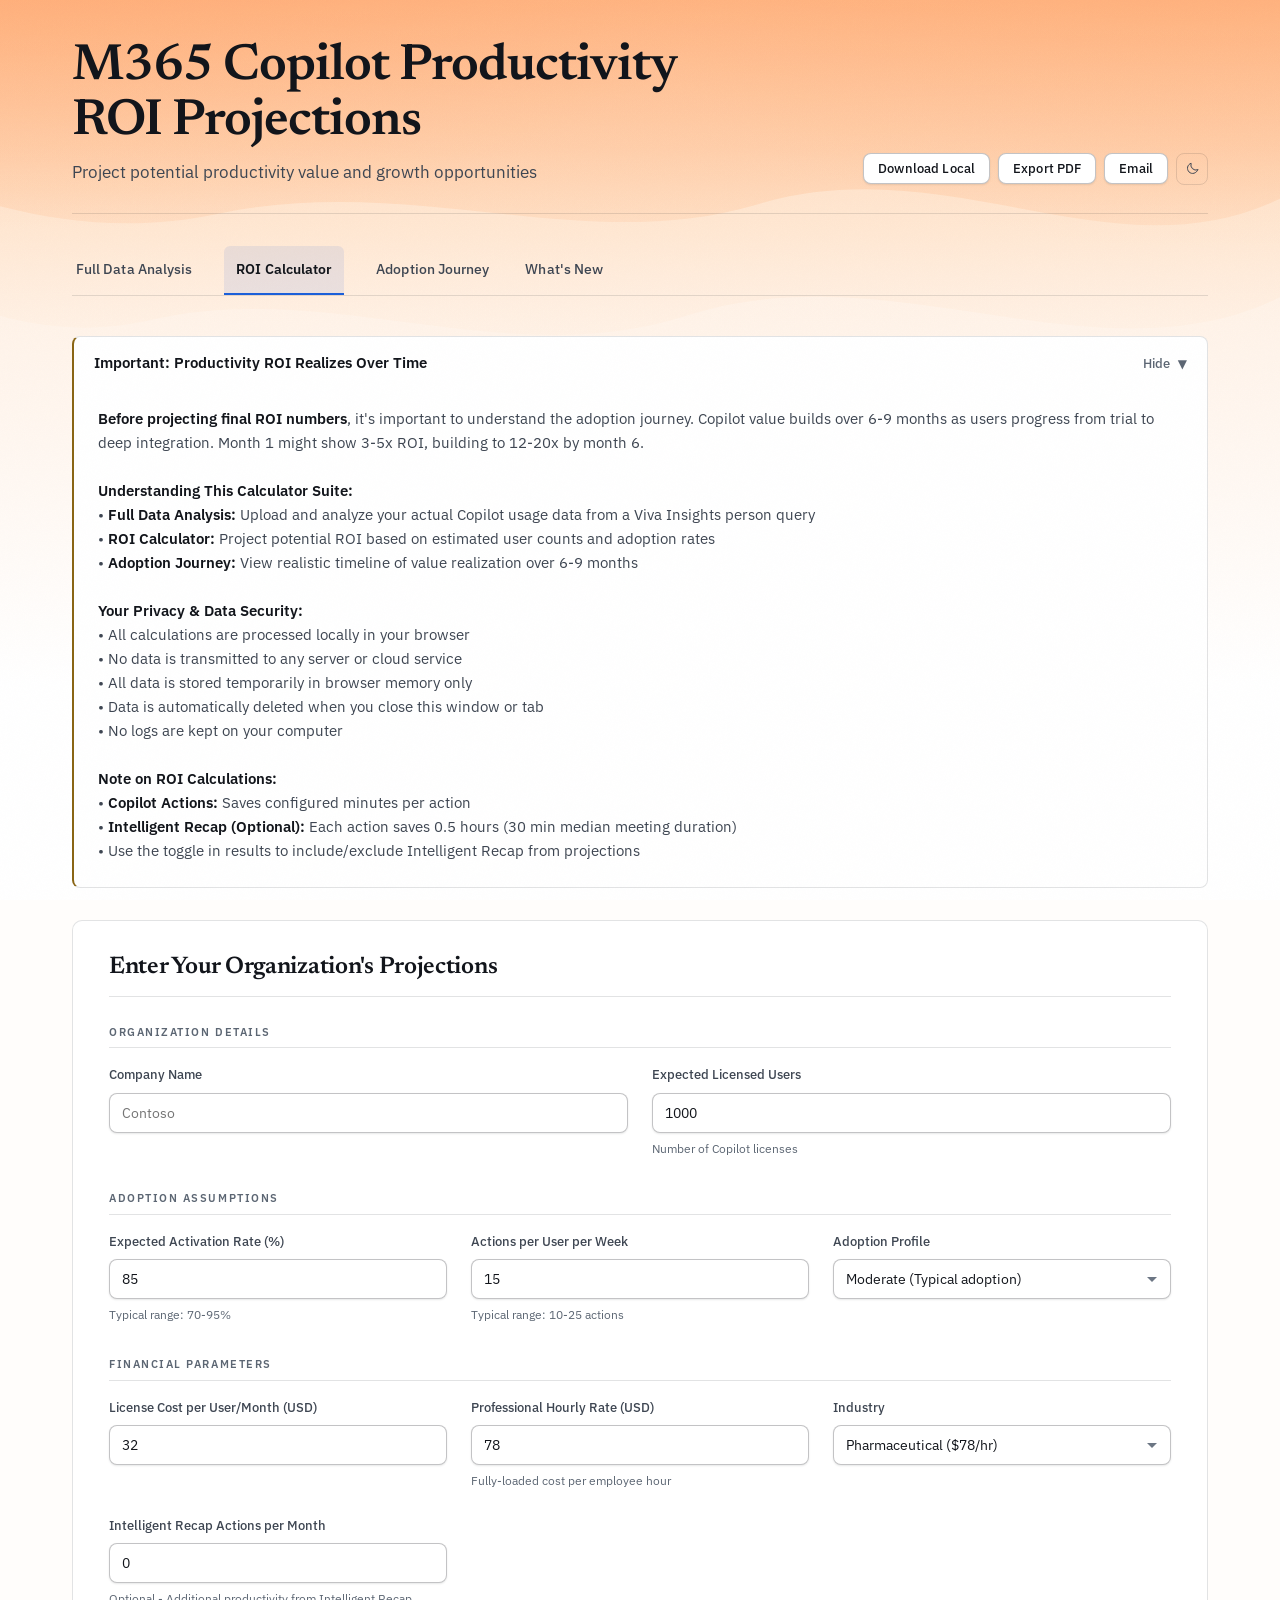
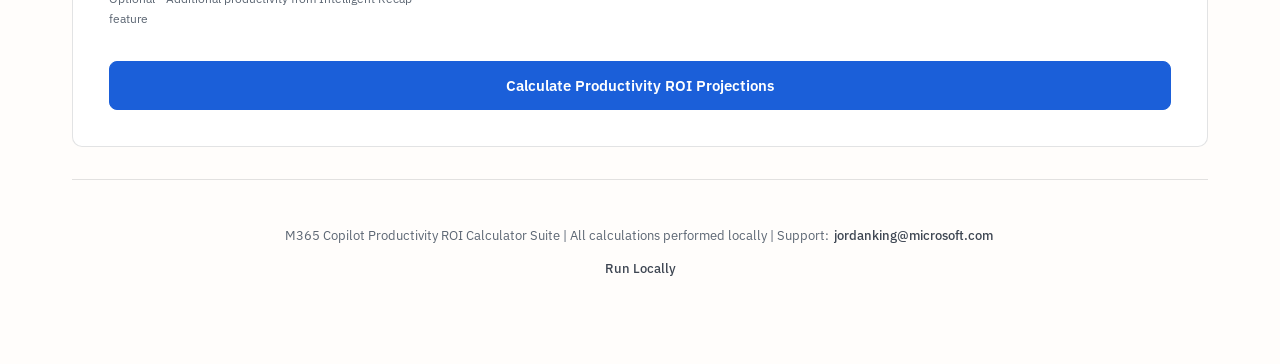
<file: roi-calculator.html>
<!DOCTYPE html>
<html lang="en">
<head>
    <meta charset="UTF-8">
    <meta name="viewport" content="width=device-width, initial-scale=1.0">
    <title>M365 Copilot Productivity ROI Projections</title>
    <script>(function(){try{var t=localStorage.getItem('cri_theme')||'light';document.documentElement.setAttribute('data-theme',t);}catch(e){document.documentElement.setAttribute('data-theme','light');}})();</script>
    <link rel="stylesheet" href="styles.css?v=57">
    
    <!-- Microsoft Clarity Analytics -->
    <script type="text/javascript">
        // Analytics run only on the hosted site; local and offline copies stay request-free.
        if (location.protocol !== 'file:' && /(^|\.)github\.io$/i.test(location.hostname)) {
        (function(c,l,a,r,i,t,y){
            c[a]=c[a]||function(){(c[a].q=c[a].q||[]).push(arguments)};
            t=l.createElement(r);t.async=1;t.src="https://www.clarity.ms/tag/"+i;
            y=l.getElementsByTagName(r)[0];y.parentNode.insertBefore(t,y);
        })(window,document,"clarity","script","wt5uwqabv0");
        }
    </script>
    <style>
        .projection-form {
            background: var(--ink-700);
            padding: 2rem 2.25rem 2.25rem;
            border-radius: 10px;
            box-shadow: none;
            border: 1px solid var(--rule);
            margin-bottom: 1.5rem;
        }

        .projection-form h2 {
            color: var(--text-primary);
            margin-bottom: 1.75rem;
            text-align: left;
            padding-bottom: 0.875rem;
            border-bottom: 1px solid var(--rule);
        }

        .form-section {
            margin-bottom: 2rem;
        }

        .form-section h3 {
            font-family: var(--font-mono);
            font-size: 0.6875rem;
            font-weight: 600;
            text-transform: uppercase;
            letter-spacing: 0.14em;
            color: var(--text-tertiary);
            margin-bottom: 1rem;
            padding-bottom: 0.5rem;
            border-bottom: 1px solid var(--rule);
        }

        .input-group {
            display: grid;
            grid-template-columns: repeat(auto-fit, minmax(280px, 1fr));
            gap: 1.5rem;
            margin-bottom: 1.5rem;
        }

        .input-field {
            display: flex;
            flex-direction: column;
        }

        .input-field label {
            font-weight: 500;
            font-size: 0.8125rem;
            color: var(--text-secondary);
            margin-bottom: 0.4375rem;
        }

        .input-field input, .input-field select {
            padding: 0.625rem 0.75rem;
            font-size: 0.875rem;
            border: 1px solid var(--rule);
            border-radius: 8px;
            transition: border-color 0.16s ease, box-shadow 0.16s ease;
            font-family: inherit;
            background-color: var(--ink-600);
            color: var(--text-primary);
            width: 100%;
        }

        .input-field input[type="number"] {
            font-family: var(--font-mono);
            font-variant-numeric: tabular-nums;
        }

        .input-field select {
            appearance: none;
            -webkit-appearance: none;
            -moz-appearance: none;
            background-image: url("data:image/svg+xml,%3Csvg xmlns='http://www.w3.org/2000/svg' width='12' height='12' viewBox='0 0 12 12'%3E%3Cpath fill='%236C7684' d='M6 9L1 4h10z'/%3E%3C/svg%3E");
            background-repeat: no-repeat;
            background-position: right 0.75rem center;
            padding-right: 2.5rem;
            cursor: pointer;
        }

        .input-field input:focus, .input-field select:focus {
            outline: none;
            border-color: var(--accent-line);
            box-shadow: 0 0 0 3px var(--accent-soft);
        }

        .input-field small {
            margin-top: 0.375rem;
            font-size: 0.75rem;
            color: var(--text-tertiary);
        }

        .calculate-btn {
            width: 100%;
            padding: 0.875rem 1rem;
            font-family: var(--font-sans);
            font-size: 0.9375rem;
            font-weight: 600;
            background: var(--accent);
            color: #fff;
            border: 1px solid var(--accent);
            border-radius: 8px;
            cursor: pointer;
            transition: background-color 0.18s ease, border-color 0.18s ease;
        }

        .calculate-btn:hover {
            background: var(--accent-hover);
            border-color: var(--accent-hover);
            transform: none;
            box-shadow: none;
        }

        .results-section {
            display: none;
        }

        .scenario-comparison {
            display: grid;
            grid-template-columns: repeat(auto-fit, minmax(320px, 1fr));
            gap: 2rem;
            margin: 2rem 0;
        }

        .scenario-card {
            background: var(--ink-700);
            padding: 1.75rem;
            border-radius: 10px;
            box-shadow: none;
            border: 1px solid var(--rule);
        }

        .scenario-card.highlight {
            border-color: var(--rule-strong);
            box-shadow: none;
        }

        .scenario-card h3 {
            color: var(--text-primary);
            margin-bottom: 1.25rem;
            text-align: left;
            padding-bottom: 0.75rem;
            border-bottom: 1px solid var(--rule);
        }

        .scenario-metric {
            display: flex;
            justify-content: space-between;
            align-items: center;
            gap: 1rem;
            padding: 0.625rem 0;
            border-bottom: 1px solid var(--rule);
        }

        .scenario-metric:last-child {
            border-bottom: none;
        }

        .scenario-metric-label {
            font-size: 0.8125rem;
            color: var(--text-secondary);
        }

        .scenario-metric-value {
            font-family: var(--font-mono);
            font-variant-numeric: tabular-nums;
            font-size: 1.0625rem;
            font-weight: 500;
            letter-spacing: -0.02em;
            color: var(--value);
        }

        .roi-highlight {
            background: var(--ink-700);
            border: 1px solid var(--rule);
            color: var(--text-primary);
            padding: 2rem;
            border-radius: 10px;
            text-align: center;
            margin: 1.5rem 0;
        }

        .roi-highlight h3 {
            color: var(--text-tertiary);
            font-family: var(--font-mono);
            font-size: 0.6875rem;
            font-weight: 600;
            text-transform: uppercase;
            letter-spacing: 0.14em;
            margin-bottom: 0.75rem;
        }

        .roi-value {
            font-family: var(--font-mono);
            font-variant-numeric: tabular-nums;
            font-size: clamp(2rem, 3.4vw, 2.75rem);
            font-weight: 500;
            letter-spacing: -0.02em;
            color: var(--value);
            margin: 0.75rem 0;
        }

        .assumptions-box {
            background: var(--ink-600);
            padding: 1.5rem;
            border-radius: 10px;
            margin-top: 1.5rem;
            border: 1px solid var(--rule);
        }

        .assumptions-box h4 {
            color: var(--text-tertiary);
            font-family: var(--font-mono);
            font-size: 0.6875rem;
            font-weight: 600;
            text-transform: uppercase;
            letter-spacing: 0.14em;
            margin-bottom: 1rem;
        }

        .assumptions-box ul {
            list-style: none;
            padding: 0;
        }

        .assumptions-box li {
            padding: 0.5rem 0;
            border-bottom: 1px solid var(--border, rgba(255,255,255,0.08));
            color: var(--text-secondary, #94A3B8);
        }

        .assumptions-box li:last-child {
            border-bottom: none;
        }

        /* Collapsible Important Box */
        .important-box-wrapper {
            margin-bottom: 2rem;
        }

        .important-box-header {
            display: flex;
            align-items: center;
            justify-content: space-between;
            cursor: pointer;
            padding: 0.875rem 1.25rem;
            background: var(--ink-700);
            border: 1px solid var(--rule);
            border-left: 2px solid var(--warn);
            border-radius: 8px;
            transition: background-color 0.18s ease;
        }

        .important-box-header:hover {
            background: var(--ink-600);
        }

        .important-box-title {
            font-weight: 600;
            color: var(--text-primary);
            font-size: 0.9375rem;
        }

        .important-box-toggle {
            display: flex;
            align-items: center;
            gap: 0.5rem;
            font-weight: 500;
            color: var(--text-tertiary);
            font-size: 0.8125rem;
        }

        .important-box-toggle-icon {
            font-size: 0.75rem;
            transition: transform 0.25s cubic-bezier(0.2, 0.7, 0.2, 1);
        }

        .important-box-toggle-icon.collapsed {
            transform: rotate(-90deg);
        }

        .important-box-content {
            padding: 1.5rem;
            background: var(--ink-700);
            border: 1px solid var(--rule);
            border-left: 2px solid var(--warn);
            border-top: none;
            border-radius: 0 0 8px 8px;
            margin-top: -8px;
            transition: max-height 0.3s ease, opacity 0.3s ease;
            overflow: hidden;
            color: var(--text-secondary);
        }

        .important-box-content.collapsed {
            max-height: 0;
            opacity: 0;
            padding: 0 1.5rem;
        }

        .important-box-content p {
            margin: 0;
            line-height: 1.6;
        }

        /* Toggle Switch for Intelligent Recap */
        .recap-toggle-container {
            display: flex;
            align-items: center;
            justify-content: flex-start;
            gap: 0.875rem;
            padding: 0.875rem 1.25rem;
            background: var(--ink-600);
            border-radius: 8px;
            margin: 1.5rem 0;
            border: 1px solid var(--rule);
        }

        .recap-toggle-label {
            font-weight: 500;
            color: var(--text-secondary);
            font-size: 0.875rem;
        }

        .recap-value-box {
            background: var(--ink-600);
            border: 1px solid var(--rule);
            border-radius: 10px;
            padding: 1.5rem;
            margin: 1rem 0;
            text-align: left;
        }

        .recap-value-box h4 {
            color: var(--text-tertiary);
            font-family: var(--font-mono);
            font-size: 0.6875rem;
            font-weight: 600;
            text-transform: uppercase;
            letter-spacing: 0.14em;
            margin-bottom: 0.5rem;
        }

        .recap-value-box .value {
            font-family: var(--font-mono);
            font-variant-numeric: tabular-nums;
            font-size: 1.75rem;
            font-weight: 500;
            letter-spacing: -0.02em;
            color: var(--value);
        }
    </style>
</head>
<body>
    <div class="container">
        <header>
            <div class="header-content">
                <div>
                    <h1>M365 Copilot Productivity ROI Projections</h1>
                    <p class="subtitle">Project potential productivity value and growth opportunities</p>
                </div>
                <div class="header-actions">
                    <button onclick="downloadLocalPackage(event)" class="action-btn" title="Download &amp; Run Locally">
                        <span class="action-text">Download Local</span>
                    </button>
                    <button onclick="exportToPDF()" class="action-btn" title="Export to PDF">
                        <span class="action-text">Export PDF</span>
                    </button>
                    <button onclick="emailReport()" class="action-btn" title="Share via Email">
                        <span class="action-text">Email</span>
                    </button>
                </div>
            </div>
        </header>

        <nav class="nav-buttons">
            <a href="index.html" class="nav-btn">
                <span class="nav-text">Full Data Analysis</span>
            </a>
            <a href="roi-calculator.html" class="nav-btn nav-btn-active">
                <span class="nav-text">ROI Calculator</span>
            </a>
            <a href="Start Here.html" class="nav-btn">
                <span class="nav-text">Adoption Journey</span>
            </a>
            <a href="changelog.html" class="nav-btn">
                <span class="nav-text">What's New</span>
            </a>
        </nav>

        <main>
            <div class="important-box-wrapper">
                <div class="important-box-header" onclick="toggleImportantBox()">
                    <div class="important-box-title">Important: Productivity ROI Realizes Over Time</div>
                    <div class="important-box-toggle">
                        <span id="toggle-text">Hide</span>
                        <span class="important-box-toggle-icon" id="toggle-icon">▼</span>
                    </div>
                </div>
                <div class="important-box-content" id="important-content">
                    <p>
                        <strong>Before projecting final ROI numbers</strong>, it's important to understand the adoption journey. Copilot value builds over 6-9 months as users progress from trial to deep integration. Month 1 might show 3-5x ROI, building to 12-20x by month 6.<br><br>

                        <strong>Understanding This Calculator Suite:</strong><br>
                        • <strong>Full Data Analysis:</strong> Upload and analyze your actual Copilot usage data from a Viva Insights person query<br>
                        • <strong>ROI Calculator:</strong> Project potential ROI based on estimated user counts and adoption rates<br>
                        • <strong>Adoption Journey:</strong> View realistic timeline of value realization over 6-9 months<br><br>

                        <strong>Your Privacy &amp; Data Security:</strong><br>
                        • All calculations are processed locally in your browser<br>
                        • No data is transmitted to any server or cloud service<br>
                        • All data is stored temporarily in browser memory only<br>
                        • Data is automatically deleted when you close this window or tab<br>
                        • No logs are kept on your computer<br><br>

                        <strong>Note on ROI Calculations:</strong><br>
                        • <strong>Copilot Actions:</strong> Saves configured minutes per action<br>
                        • <strong>Intelligent Recap (Optional):</strong> Each action saves 0.5 hours (30 min median meeting duration)<br>
                        • Use the toggle in results to include/exclude Intelligent Recap from projections
                    </p>
                </div>
            </div>

            <div class="projection-form">
                <h2>Enter Your Organization's Projections</h2>

                <div class="form-section">
                    <h3>Organization Details</h3>
                    <div class="input-group">
                        <div class="input-field">
                            <label for="companyName">Company Name</label>
                            <input type="text" id="companyName" placeholder="Contoso">
                        </div>

                        <div class="input-field">
                            <label for="licensedUsers">Expected Licensed Users</label>
                            <input type="number" id="licensedUsers" value="1000" min="1" step="1">
                            <small>Number of Copilot licenses</small>
                        </div>
                    </div>
                </div>

                <div class="form-section">
                    <h3>Adoption Assumptions</h3>
                    <div class="input-group">
                        <div class="input-field">
                            <label for="activationRate">Expected Activation Rate (%)</label>
                            <input type="number" id="activationRate" value="85" min="0" max="100" step="1">
                            <small>Typical range: 70-95%</small>
                        </div>

                        <div class="input-field">
                            <label for="actionsPerWeek">Actions per User per Week</label>
                            <input type="number" id="actionsPerWeek" value="15" min="1" step="1">
                            <small>Typical range: 10-25 actions</small>
                        </div>

                        <div class="input-field">
                            <label for="adoptionProfile">Adoption Profile</label>
                            <select id="adoptionProfile">
                                <option value="conservative">Conservative (Lower adoption)</option>
                                <option value="moderate" selected>Moderate (Typical adoption)</option>
                                <option value="strong">Strong (High adoption)</option>
                            </select>
                        </div>
                    </div>
                </div>

                <div class="form-section">
                    <h3>Financial Parameters</h3>
                    <div class="input-group">
                        <div class="input-field">
                            <label for="salesLicenseCost">License Cost per User/Month (USD)</label>
                            <input type="number" id="salesLicenseCost" value="32" min="0" step="0.01">
                        </div>

                        <div class="input-field">
                            <label for="salesProfessionalRate">Professional Hourly Rate (USD)</label>
                            <input type="number" id="salesProfessionalRate" value="78" min="0" step="1">
                            <small>Fully-loaded cost per employee hour</small>
                        </div>

                        <div class="input-field">
                            <label for="industry">Industry</label>
                            <select id="industry">
                                <option value="78">Pharmaceutical ($78/hr)</option>
                                <option value="85">Finance ($85/hr)</option>
                                <option value="72">Technology ($72/hr)</option>
                                <option value="68">Healthcare ($68/hr)</option>
                                <option value="65">Manufacturing ($65/hr)</option>
                                <option value="70">Professional Services ($70/hr)</option>
                                <option value="custom">Custom Rate</option>
                            </select>
                        </div>

                        <div class="input-field">
                            <label for="salesIntelligentRecap">Intelligent Recap Actions per Month</label>
                            <input type="number" id="salesIntelligentRecap" value="0" min="0" step="100">
                            <small>Optional - Additional productivity from Intelligent Recap feature</small>
                        </div>
                    </div>
                </div>

                <button class="calculate-btn" onclick="calculateProjections()">Calculate Productivity ROI Projections</button>
            </div>

            <div class="results-section" id="resultsSection">
                <!-- Results will be inserted here -->
            </div>
        </main>

        <footer>
            <p>M365 Copilot Productivity ROI Calculator Suite | All calculations performed locally | Support: <a href="mailto:jordanking@microsoft.com">jordanking@microsoft.com</a></p>
            <p class="footer-nav"><a href="run-locally.html">Run Locally</a></p>
        </footer>
    </div>

    <script>
// Industry rate selector
document.getElementById('industry').addEventListener('change', function() {
    const rate = this.value;
    const rateInput = document.getElementById('salesProfessionalRate');

    if (rate === 'custom') {
        rateInput.disabled = false;
        rateInput.focus();
    } else {
        rateInput.value = rate;
        rateInput.disabled = true;
    }
});

// Adoption profile presets
document.getElementById('adoptionProfile').addEventListener('change', function() {
    const profile = this.value;
    const activationInput = document.getElementById('activationRate');
    const actionsInput = document.getElementById('actionsPerWeek');

    const presets = {
        conservative: { activation: 70, actions: 10 },
        moderate: { activation: 85, actions: 15 },
        strong: { activation: 95, actions: 25 }
    };

    if (presets[profile]) {
        activationInput.value = presets[profile].activation;
        actionsInput.value = presets[profile].actions;
    }
});

// Calculate projections
function calculateProjections() {
    // Get input values
    const companyName = document.getElementById('companyName').value || 'Customer Organization';
    const licensedUsers = parseInt(document.getElementById('licensedUsers').value);
    const activationRate = parseFloat(document.getElementById('activationRate').value) / 100;
    const actionsPerWeek = parseFloat(document.getElementById('actionsPerWeek').value);
    const licenseCost = parseFloat(document.getElementById('salesLicenseCost').value);
    const professionalRate = parseFloat(document.getElementById('salesProfessionalRate').value);
    const recapActions = parseInt(document.getElementById('salesIntelligentRecap').value) || 0;

    // Validate inputs
    if (!licensedUsers || licensedUsers < 1) {
        alert('Please enter a valid number of licensed users');
        return;
    }

    // Calculate derived metrics
    const activeUsers = Math.round(licensedUsers * activationRate);
    const weeklyActions = activeUsers * actionsPerWeek;
    const monthlyActions = weeklyActions * 4.33; // Average weeks per month

    // Monthly costs
    const monthlyCost = licensedUsers * licenseCost;
    const annualCost = monthlyCost * 12;

    // Calculate Intelligent Recap value
    const INTELLIGENT_RECAP_HOURS_PER_ACTION = 0.5; // 30 minutes median meeting duration
    const recapHoursSaved = recapActions * INTELLIGENT_RECAP_HOURS_PER_ACTION;
    const recapMonthlyValue = recapHoursSaved * professionalRate;
    const recapAnnualValue = recapMonthlyValue * 12;

    // Conservative scenario (3 min per action)
    const conservativeMins = 3;
    const conservativeHoursPerMonth = (monthlyActions * conservativeMins) / 60;
    const conservativeWeeklyHours = (weeklyActions * conservativeMins) / 60;
    const conservativeMonthlyValue = conservativeHoursPerMonth * professionalRate;
    const conservativeAnnualValue = conservativeMonthlyValue * 12;
    const conservativeROI = monthlyCost > 0 ? conservativeMonthlyValue / monthlyCost : 0;

    // Base scenario (6 min per action)
    const baseMins = 6;
    const baseHoursPerMonth = (monthlyActions * baseMins) / 60;
    const baseWeeklyHours = (weeklyActions * baseMins) / 60;
    const baseMonthlyValue = baseHoursPerMonth * professionalRate;
    const baseAnnualValue = baseMonthlyValue * 12;
    const baseROI = monthlyCost > 0 ? baseMonthlyValue / monthlyCost : 0;

    // Optimistic scenario (10 min per action)
    const optimisticMins = 10;
    const optimisticHoursPerMonth = (monthlyActions * optimisticMins) / 60;
    const optimisticWeeklyHours = (weeklyActions * optimisticMins) / 60;
    const optimisticMonthlyValue = optimisticHoursPerMonth * professionalRate;
    const optimisticAnnualValue = optimisticMonthlyValue * 12;
    const optimisticROI = monthlyCost > 0 ? optimisticMonthlyValue / monthlyCost : 0;

    // Payback period (months to recover annual cost)
    const conservativePayback = annualCost / conservativeMonthlyValue;
    const basePayback = annualCost / baseMonthlyValue;
    const optimisticPayback = annualCost / optimisticMonthlyValue;

    // Render results
    renderResults({
        companyName,
        licensedUsers,
        activeUsers,
        activationRate: activationRate * 100,
        actionsPerWeek,
        weeklyActions,
        monthlyActions,
        monthlyCost,
        annualCost,
        professionalRate,
        licenseCost,
        recapActions,
        recapHoursSaved,
        recapMonthlyValue,
        recapAnnualValue,
        conservative: {
            mins: conservativeMins,
            weeklyHours: conservativeWeeklyHours,
            monthlyHours: conservativeHoursPerMonth,
            monthlyValue: conservativeMonthlyValue,
            annualValue: conservativeAnnualValue,
            roi: conservativeROI,
            payback: conservativePayback
        },
        base: {
            mins: baseMins,
            weeklyHours: baseWeeklyHours,
            monthlyHours: baseHoursPerMonth,
            monthlyValue: baseMonthlyValue,
            annualValue: baseAnnualValue,
            roi: baseROI,
            payback: basePayback
        },
        optimistic: {
            mins: optimisticMins,
            weeklyHours: optimisticWeeklyHours,
            monthlyHours: optimisticHoursPerMonth,
            monthlyValue: optimisticMonthlyValue,
            annualValue: optimisticAnnualValue,
            roi: optimisticROI,
            payback: optimisticPayback
        }
    });
}

// Render results
function renderResults(data) {
    const resultsSection = document.getElementById('resultsSection');

    // Calculate values with Intelligent Recap included
    const conservativeWithRecap = {
        monthlyValue: data.conservative.monthlyValue + data.recapMonthlyValue,
        annualValue: data.conservative.annualValue + data.recapAnnualValue,
        roi: (data.conservative.monthlyValue + data.recapMonthlyValue) / data.monthlyCost,
        payback: data.annualCost / (data.conservative.monthlyValue + data.recapMonthlyValue)
    };

    const baseWithRecap = {
        monthlyValue: data.base.monthlyValue + data.recapMonthlyValue,
        annualValue: data.base.annualValue + data.recapAnnualValue,
        roi: (data.base.monthlyValue + data.recapMonthlyValue) / data.monthlyCost,
        payback: data.annualCost / (data.base.monthlyValue + data.recapMonthlyValue)
    };

    const optimisticWithRecap = {
        monthlyValue: data.optimistic.monthlyValue + data.recapMonthlyValue,
        annualValue: data.optimistic.annualValue + data.recapAnnualValue,
        roi: (data.optimistic.monthlyValue + data.recapMonthlyValue) / data.monthlyCost,
        payback: data.annualCost / (data.optimistic.monthlyValue + data.recapMonthlyValue)
    };

    // Determine if we should show recap controls (only if recap actions > 0)
    const showRecap = data.recapActions > 0;

    const html = `
        <div style="animation: fadeIn 0.5s ease;">
            <header style="text-align: center; margin-bottom: 2rem;">
                <h2 style="color: var(--copilot-blue); font-size: 2rem;">Projected Productivity ROI for ${data.companyName}</h2>
                <p style="color: var(--gray);">Based on ${data.licensedUsers.toLocaleString()} licenses with ${data.activationRate.toFixed(0)}% activation</p>
            </header>

            ${showRecap ? `
            <!-- Intelligent Recap Toggle -->
            <div class="recap-toggle-container" id="recapToggleContainer">
                <span class="recap-toggle-label">Include Intelligent Recap in ROI:</span>
                <label class="toggle-switch">
                    <input type="checkbox" id="recapToggle" checked onchange="toggleRecapDisplay()">
                    <span class="toggle-slider"></span>
                </label>
                <span class="recap-toggle-label" id="recapToggleStatus">Included</span>
            </div>

            <!-- Intelligent Recap Value Display -->
            <div class="recap-value-box" id="recapValueBox">
                <h4>Intelligent Recap Additional Value</h4>
                <div class="value">$${data.recapMonthlyValue.toLocaleString()}/mo</div>
                <small>${data.recapActions.toLocaleString()} actions × 0.5 hours each = ${data.recapHoursSaved.toLocaleString()} hours/mo</small>
            </div>
            ` : ''}

            <div class="metrics-grid">
                <div class="metric-card">
                    <div class="metric-label">Licensed Users</div>
                    <div class="metric-value">${data.licensedUsers.toLocaleString()}</div>
                    <div class="metric-sublabel">Copilot licenses</div>
                </div>

                <div class="metric-card">
                    <div class="metric-label">Active Users</div>
                    <div class="metric-value">${data.activeUsers.toLocaleString()}</div>
                    <div class="metric-sublabel">${data.activationRate.toFixed(0)}% activation</div>
                </div>

                <div class="metric-card">
                    <div class="metric-label">Weekly Actions</div>
                    <div class="metric-value">${data.weeklyActions.toLocaleString()}</div>
                    <div class="metric-sublabel">${data.actionsPerWeek} per user</div>
                </div>

                <div class="metric-card">
                    <div class="metric-label">Monthly Actions</div>
                    <div class="metric-value">${data.monthlyActions.toLocaleString()}</div>
                    <div class="metric-sublabel">Total organization</div>
                </div>
            </div>

            <div class="roi-highlight">
                <h3>Projected Annual ROI Range</h3>
                <div class="roi-value" id="roiRangeValue"
                     data-without-recap="$${data.conservative.annualValue.toLocaleString()} - $${data.optimistic.annualValue.toLocaleString()}"
                     data-with-recap="$${conservativeWithRecap.annualValue.toLocaleString()} - $${optimisticWithRecap.annualValue.toLocaleString()}">
                    ${showRecap ? `$${conservativeWithRecap.annualValue.toLocaleString()} - $${optimisticWithRecap.annualValue.toLocaleString()}` : `$${data.conservative.annualValue.toLocaleString()} - $${data.optimistic.annualValue.toLocaleString()}`}
                </div>
                <p style="font-size: 1.2rem; margin: 0;" id="roiMultipleText"
                   data-without-recap="${data.conservative.roi.toFixed(1)}x to ${data.optimistic.roi.toFixed(1)}x return on investment"
                   data-with-recap="${conservativeWithRecap.roi.toFixed(1)}x to ${optimisticWithRecap.roi.toFixed(1)}x return on investment">
                    ${showRecap ? `${conservativeWithRecap.roi.toFixed(1)}x to ${optimisticWithRecap.roi.toFixed(1)}x return on investment` : `${data.conservative.roi.toFixed(1)}x to ${data.optimistic.roi.toFixed(1)}x return on investment`}
                </p>
            </div>

            <div class="scenario-comparison">
                <div class="scenario-card">
                    <h3>Conservative Scenario</h3>
                    <p style="text-align: center; color: var(--gray); margin-bottom: 1.5rem;">
                        ${data.conservative.mins} minutes saved per action
                    </p>

                    <div class="scenario-metric">
                        <span class="scenario-metric-label">Weekly Hours Saved</span>
                        <span class="scenario-metric-value">${data.conservative.weeklyHours.toLocaleString()}</span>
                    </div>

                    <div class="scenario-metric">
                        <span class="scenario-metric-label">Monthly Hours Saved</span>
                        <span class="scenario-metric-value">${data.conservative.monthlyHours.toLocaleString()}</span>
                    </div>

                    <div class="scenario-metric">
                        <span class="scenario-metric-label">Monthly Value</span>
                        <span class="scenario-metric-value" id="conservativeMonthlyValue"
                             data-without-recap="$${data.conservative.monthlyValue.toLocaleString()}"
                             data-with-recap="$${conservativeWithRecap.monthlyValue.toLocaleString()}">
                            ${showRecap ? `$${conservativeWithRecap.monthlyValue.toLocaleString()}` : `$${data.conservative.monthlyValue.toLocaleString()}`}
                        </span>
                    </div>

                    <div class="scenario-metric">
                        <span class="scenario-metric-label">Annual Value</span>
                        <span class="scenario-metric-value" id="conservativeAnnualValue"
                             data-without-recap="$${data.conservative.annualValue.toLocaleString()}"
                             data-with-recap="$${conservativeWithRecap.annualValue.toLocaleString()}">
                            ${showRecap ? `$${conservativeWithRecap.annualValue.toLocaleString()}` : `$${data.conservative.annualValue.toLocaleString()}`}
                        </span>
                    </div>

                    <div class="scenario-metric" style="background: var(--light-gray); margin-top: 1rem; padding: 1rem; border-radius: 6px;">
                        <span class="scenario-metric-label" style="font-weight: bold;">ROI Multiple</span>
                        <span class="scenario-metric-value" id="conservativeROI" style="color: var(--green); font-size: 1.5rem;"
                             data-without-recap="${data.conservative.roi.toFixed(1)}x"
                             data-with-recap="${conservativeWithRecap.roi.toFixed(1)}x">
                            ${showRecap ? `${conservativeWithRecap.roi.toFixed(1)}x` : `${data.conservative.roi.toFixed(1)}x`}
                        </span>
                    </div>

                    <div class="scenario-metric">
                        <span class="scenario-metric-label">Payback Period</span>
                        <span class="scenario-metric-value" id="conservativePayback"
                             data-without-recap="${data.conservative.payback.toFixed(1)} mo"
                             data-with-recap="${conservativeWithRecap.payback.toFixed(1)} mo">
                            ${showRecap ? `${conservativeWithRecap.payback.toFixed(1)} mo` : `${data.conservative.payback.toFixed(1)} mo`}
                        </span>
                    </div>
                </div>

                <div class="scenario-card highlight">
                    <h3>Base Scenario (Recommended)</h3>
                    <p style="text-align: center; color: var(--gray); margin-bottom: 1.5rem;">
                        ${data.base.mins} minutes saved per action
                    </p>

                    <div class="scenario-metric">
                        <span class="scenario-metric-label">Weekly Hours Saved</span>
                        <span class="scenario-metric-value">${data.base.weeklyHours.toLocaleString()}</span>
                    </div>

                    <div class="scenario-metric">
                        <span class="scenario-metric-label">Monthly Hours Saved</span>
                        <span class="scenario-metric-value">${data.base.monthlyHours.toLocaleString()}</span>
                    </div>

                    <div class="scenario-metric">
                        <span class="scenario-metric-label">Monthly Value</span>
                        <span class="scenario-metric-value" id="baseMonthlyValue"
                             data-without-recap="$${data.base.monthlyValue.toLocaleString()}"
                             data-with-recap="$${baseWithRecap.monthlyValue.toLocaleString()}">
                            ${showRecap ? `$${baseWithRecap.monthlyValue.toLocaleString()}` : `$${data.base.monthlyValue.toLocaleString()}`}
                        </span>
                    </div>

                    <div class="scenario-metric">
                        <span class="scenario-metric-label">Annual Value</span>
                        <span class="scenario-metric-value" id="baseAnnualValue"
                             data-without-recap="$${data.base.annualValue.toLocaleString()}"
                             data-with-recap="$${baseWithRecap.annualValue.toLocaleString()}">
                            ${showRecap ? `$${baseWithRecap.annualValue.toLocaleString()}` : `$${data.base.annualValue.toLocaleString()}`}
                        </span>
                    </div>

                    <div class="scenario-metric" style="background: var(--copilot-orange); color: var(--white); margin-top: 1rem; padding: 1rem; border-radius: 6px;">
                        <span class="scenario-metric-label" style="font-weight: bold; color: var(--white);">ROI Multiple</span>
                        <span class="scenario-metric-value" id="baseROI" style="color: var(--white); font-size: 1.5rem;"
                             data-without-recap="${data.base.roi.toFixed(1)}x"
                             data-with-recap="${baseWithRecap.roi.toFixed(1)}x">
                            ${showRecap ? `${baseWithRecap.roi.toFixed(1)}x` : `${data.base.roi.toFixed(1)}x`}
                        </span>
                    </div>

                    <div class="scenario-metric">
                        <span class="scenario-metric-label">Payback Period</span>
                        <span class="scenario-metric-value" id="basePayback"
                             data-without-recap="${data.base.payback.toFixed(1)} mo"
                             data-with-recap="${baseWithRecap.payback.toFixed(1)} mo">
                            ${showRecap ? `${baseWithRecap.payback.toFixed(1)} mo` : `${data.base.payback.toFixed(1)} mo`}
                        </span>
                    </div>
                </div>

                <div class="scenario-card">
                    <h3>Optimistic Scenario</h3>
                    <p style="text-align: center; color: var(--gray); margin-bottom: 1.5rem;">
                        ${data.optimistic.mins} minutes saved per action
                    </p>

                    <div class="scenario-metric">
                        <span class="scenario-metric-label">Weekly Hours Saved</span>
                        <span class="scenario-metric-value">${data.optimistic.weeklyHours.toLocaleString()}</span>
                    </div>

                    <div class="scenario-metric">
                        <span class="scenario-metric-label">Monthly Hours Saved</span>
                        <span class="scenario-metric-value">${data.optimistic.monthlyHours.toLocaleString()}</span>
                    </div>

                    <div class="scenario-metric">
                        <span class="scenario-metric-label">Monthly Value</span>
                        <span class="scenario-metric-value" id="optimisticMonthlyValue"
                             data-without-recap="$${data.optimistic.monthlyValue.toLocaleString()}"
                             data-with-recap="$${optimisticWithRecap.monthlyValue.toLocaleString()}">
                            ${showRecap ? `$${optimisticWithRecap.monthlyValue.toLocaleString()}` : `$${data.optimistic.monthlyValue.toLocaleString()}`}
                        </span>
                    </div>

                    <div class="scenario-metric">
                        <span class="scenario-metric-label">Annual Value</span>
                        <span class="scenario-metric-value" id="optimisticAnnualValue"
                             data-without-recap="$${data.optimistic.annualValue.toLocaleString()}"
                             data-with-recap="$${optimisticWithRecap.annualValue.toLocaleString()}">
                            ${showRecap ? `$${optimisticWithRecap.annualValue.toLocaleString()}` : `$${data.optimistic.annualValue.toLocaleString()}`}
                        </span>
                    </div>

                    <div class="scenario-metric" style="background: var(--light-gray); margin-top: 1rem; padding: 1rem; border-radius: 6px;">
                        <span class="scenario-metric-label" style="font-weight: bold;">ROI Multiple</span>
                        <span class="scenario-metric-value" id="optimisticROI" style="color: var(--green); font-size: 1.5rem;"
                             data-without-recap="${data.optimistic.roi.toFixed(1)}x"
                             data-with-recap="${optimisticWithRecap.roi.toFixed(1)}x">
                            ${showRecap ? `${optimisticWithRecap.roi.toFixed(1)}x` : `${data.optimistic.roi.toFixed(1)}x`}
                        </span>
                    </div>

                    <div class="scenario-metric">
                        <span class="scenario-metric-label">Payback Period</span>
                        <span class="scenario-metric-value" id="optimisticPayback"
                             data-without-recap="${data.optimistic.payback.toFixed(1)} mo"
                             data-with-recap="${optimisticWithRecap.payback.toFixed(1)} mo">
                            ${showRecap ? `${optimisticWithRecap.payback.toFixed(1)} mo` : `${data.optimistic.payback.toFixed(1)} mo`}
                        </span>
                    </div>
                </div>
            </div>

            <div class="assumptions-box">
                <h4>Calculation Assumptions</h4>
                <ul>
                    <li><strong>Licensed Users:</strong> ${data.licensedUsers.toLocaleString()} users</li>
                    <li><strong>Activation Rate:</strong> ${data.activationRate.toFixed(0)}% (${data.activeUsers.toLocaleString()} active users)</li>
                    <li><strong>Usage Pattern:</strong> ${data.actionsPerWeek} Copilot actions per user per week</li>
                    <li><strong>License Cost:</strong> $${data.licenseCost}/user/month = $${data.monthlyCost.toLocaleString()}/month total</li>
                    <li><strong>Annual Investment:</strong> $${data.annualCost.toLocaleString()}</li>
                    <li><strong>Professional Rate:</strong> $${data.professionalRate}/hour (fully-loaded cost)</li>
                    <li><strong>Time Savings:</strong> Conservative (${data.conservative.mins} min), Base (${data.base.mins} min), Optimistic (${data.optimistic.mins} min) per action</li>
                    <li><strong>ROI Calculation:</strong> Monthly productivity value ÷ monthly license cost</li>
                    <li><strong>Payback Period:</strong> Annual license cost ÷ monthly value generated</li>
                </ul>
            </div>

            <div class="roi-table-container">
                <h2>Value Breakdown by Scenario</h2>
                <table>
                    <thead>
                        <tr>
                            <th>Scenario</th>
                            <th>Time per Action</th>
                            <th>Monthly Hours</th>
                            <th>Monthly Value</th>
                            <th>Annual Value</th>
                            <th>ROI Multiple</th>
                            <th>Payback</th>
                        </tr>
                    </thead>
                    <tbody>
                        <tr>
                            <td><strong>Conservative</strong></td>
                            <td>${data.conservative.mins} min</td>
                            <td>${data.conservative.monthlyHours.toLocaleString()} hrs</td>
                            <td id="tableConservativeMonthly"
                                data-without-recap="$${data.conservative.monthlyValue.toLocaleString()}"
                                data-with-recap="$${conservativeWithRecap.monthlyValue.toLocaleString()}">
                                ${showRecap ? `$${conservativeWithRecap.monthlyValue.toLocaleString()}` : `$${data.conservative.monthlyValue.toLocaleString()}`}
                            </td>
                            <td id="tableConservativeAnnual"
                                data-without-recap="$${data.conservative.annualValue.toLocaleString()}"
                                data-with-recap="$${conservativeWithRecap.annualValue.toLocaleString()}">
                                ${showRecap ? `$${conservativeWithRecap.annualValue.toLocaleString()}` : `$${data.conservative.annualValue.toLocaleString()}`}
                            </td>
                            <td id="tableConservativeROI" style="color: var(--green); font-weight: bold;"
                                data-without-recap="${data.conservative.roi.toFixed(1)}x"
                                data-with-recap="${conservativeWithRecap.roi.toFixed(1)}x">
                                ${showRecap ? `${conservativeWithRecap.roi.toFixed(1)}x` : `${data.conservative.roi.toFixed(1)}x`}
                            </td>
                            <td id="tableConservativePayback"
                                data-without-recap="${data.conservative.payback.toFixed(1)} mo"
                                data-with-recap="${conservativeWithRecap.payback.toFixed(1)} mo">
                                ${showRecap ? `${conservativeWithRecap.payback.toFixed(1)} mo` : `${data.conservative.payback.toFixed(1)} mo`}
                            </td>
                        </tr>
                        <tr class="highlight-row">
                            <td><strong>Base (Recommended)</strong></td>
                            <td>${data.base.mins} min</td>
                            <td>${data.base.monthlyHours.toLocaleString()} hrs</td>
                            <td id="tableBaseMonthly"
                                data-without-recap="$${data.base.monthlyValue.toLocaleString()}"
                                data-with-recap="$${baseWithRecap.monthlyValue.toLocaleString()}">
                                ${showRecap ? `$${baseWithRecap.monthlyValue.toLocaleString()}` : `$${data.base.monthlyValue.toLocaleString()}`}
                            </td>
                            <td id="tableBaseAnnual"
                                data-without-recap="$${data.base.annualValue.toLocaleString()}"
                                data-with-recap="$${baseWithRecap.annualValue.toLocaleString()}">
                                ${showRecap ? `$${baseWithRecap.annualValue.toLocaleString()}` : `$${data.base.annualValue.toLocaleString()}`}
                            </td>
                            <td id="tableBaseROI" style="color: var(--green); font-weight: bold;"
                                data-without-recap="${data.base.roi.toFixed(1)}x"
                                data-with-recap="${baseWithRecap.roi.toFixed(1)}x">
                                ${showRecap ? `${baseWithRecap.roi.toFixed(1)}x` : `${data.base.roi.toFixed(1)}x`}
                            </td>
                            <td id="tableBasePayback"
                                data-without-recap="${data.base.payback.toFixed(1)} mo"
                                data-with-recap="${baseWithRecap.payback.toFixed(1)} mo">
                                ${showRecap ? `${baseWithRecap.payback.toFixed(1)} mo` : `${data.base.payback.toFixed(1)} mo`}
                            </td>
                        </tr>
                        <tr>
                            <td><strong>Optimistic</strong></td>
                            <td>${data.optimistic.mins} min</td>
                            <td>${data.optimistic.monthlyHours.toLocaleString()} hrs</td>
                            <td id="tableOptimisticMonthly"
                                data-without-recap="$${data.optimistic.monthlyValue.toLocaleString()}"
                                data-with-recap="$${optimisticWithRecap.monthlyValue.toLocaleString()}">
                                ${showRecap ? `$${optimisticWithRecap.monthlyValue.toLocaleString()}` : `$${data.optimistic.monthlyValue.toLocaleString()}`}
                            </td>
                            <td id="tableOptimisticAnnual"
                                data-without-recap="$${data.optimistic.annualValue.toLocaleString()}"
                                data-with-recap="$${optimisticWithRecap.annualValue.toLocaleString()}">
                                ${showRecap ? `$${optimisticWithRecap.annualValue.toLocaleString()}` : `$${data.optimistic.annualValue.toLocaleString()}`}
                            </td>
                            <td id="tableOptimisticROI" style="color: var(--green); font-weight: bold;"
                                data-without-recap="${data.optimistic.roi.toFixed(1)}x"
                                data-with-recap="${optimisticWithRecap.roi.toFixed(1)}x">
                                ${showRecap ? `${optimisticWithRecap.roi.toFixed(1)}x` : `${data.optimistic.roi.toFixed(1)}x`}
                            </td>
                            <td id="tableOptimisticPayback"
                                data-without-recap="${data.optimistic.payback.toFixed(1)} mo"
                                data-with-recap="${optimisticWithRecap.payback.toFixed(1)} mo">
                                ${showRecap ? `${optimisticWithRecap.payback.toFixed(1)} mo` : `${data.optimistic.payback.toFixed(1)} mo`}
                            </td>
                        </tr>
                    </tbody>
                </table>
            </div>

            <div class="info-box" style="margin-top: 2rem;">
                <strong>Sales Guidance</strong>
                <p>
                    • <strong>Lead with the Base Scenario:</strong> 6 minutes per action is backed by Microsoft research and industry averages<br>
                    • <strong>Show the range:</strong> Conservative to Optimistic demonstrates realistic bounds based on adoption<br>
                    • <strong>Emphasize quick payback:</strong> ${data.base.payback.toFixed(1)} month payback period means rapid value realization<br>
                    • <strong>ROI multiple:</strong> ${data.base.roi.toFixed(1)}x return shows compelling business case<br>
                    • <strong>Customize for industry:</strong> Adjust professional rate to match customer's sector<br>
                    • <strong>Scale with confidence:</strong> These projections are based on real-world deployment patterns
                </p>
            </div>

            <div style="text-align: center; margin-top: 2rem; display: flex; gap: 1rem; justify-content: center;">
                <button class="btn-secondary" onclick="window.scrollTo({top: 0, behavior: 'smooth'})">← Modify Inputs</button>
                <button class="btn-secondary" onclick="window.print()">Print Projections</button>
                <button class="btn-primary" onclick="exportToEmail()">Email</button>
            </div>
        </div>
    `;

    resultsSection.innerHTML = html;
    resultsSection.style.display = 'block';

    // Smooth scroll to results
    setTimeout(() => {
        resultsSection.scrollIntoView({ behavior: 'smooth', block: 'start' });
    }, 100);
}

// Email export function
function exportToEmail() {
    const companyName = document.getElementById('companyName').value || 'Customer Organization';

    const subject = encodeURIComponent(`M365 Copilot Productivity ROI Projection for ${companyName}`);
    const body = encodeURIComponent(`Hi,

I've prepared a Copilot ROI projection for ${companyName} based on our discussion.

Please see the attached analysis showing projected annual returns ranging from conservative to optimistic scenarios.

Best regards`);

    window.location.href = `mailto:?subject=${subject}&body=${body}`;
}

// Toggle Intelligent Recap display
function toggleRecapDisplay() {
    const toggle = document.getElementById('recapToggle');
    const statusText = document.getElementById('recapToggleStatus');
    const isIncluded = toggle.checked;

    statusText.textContent = isIncluded ? 'Included' : 'Excluded';

    const elementsToUpdate = [
        'roiRangeValue', 'roiMultipleText',
        'conservativeMonthlyValue', 'conservativeAnnualValue', 'conservativeROI', 'conservativePayback',
        'baseMonthlyValue', 'baseAnnualValue', 'baseROI', 'basePayback',
        'optimisticMonthlyValue', 'optimisticAnnualValue', 'optimisticROI', 'optimisticPayback',
        'tableConservativeMonthly', 'tableConservativeAnnual', 'tableConservativeROI', 'tableConservativePayback',
        'tableBaseMonthly', 'tableBaseAnnual', 'tableBaseROI', 'tableBasePayback',
        'tableOptimisticMonthly', 'tableOptimisticAnnual', 'tableOptimisticROI', 'tableOptimisticPayback'
    ];

    elementsToUpdate.forEach(id => {
        const element = document.getElementById(id);
        if (element) {
            element.textContent = isIncluded ?
                element.getAttribute('data-with-recap') :
                element.getAttribute('data-without-recap');
        }
    });
}
    </script>
    <script src="lib/jszip.min.js?v=57"></script>
    <script src="lib/html2pdf.bundle.min.js?v=57"></script>
    <script src="insights-shared.js?v=57"></script>
    <script>
        (function(){
            const nav = document.querySelector('.nav-buttons');
            if (nav && window.InsightsShared) {
                nav.outerHTML = window.InsightsShared.renderNav('roi-calculator.html');
            }
        })();
    </script>
    <script>
        function exportToPDF() {
            const element = document.querySelector('.container');
            const opt = {
                margin: 0.5,
                filename: 'M365_Copilot_ROI_Projections.pdf',
                image: { type: 'jpeg', quality: 0.98 },
                html2canvas: {
                    scale: 2,
                    useCORS: true,
                    logging: false
                },
                jsPDF: {
                    unit: 'in',
                    format: 'letter',
                    orientation: 'portrait'
                },
                pagebreak: {
                    mode: ['avoid-all', 'css', 'legacy'],
                    avoid: ['.phase-card', '.month-card', '.insight-card', '.scenario-card', 'img', '.timeline-visual', '.month-grid', '.metric-card']
                }
            };

            html2pdf().set(opt).from(element).save();
        }

        function emailReport() {
            const subject = encodeURIComponent('M365 Copilot Productivity ROI Projections');
            const body = encodeURIComponent('Please find information about M365 Copilot productivity projections. This analysis explores potential productivity gains and growth opportunities.\n\nFor the interactive calculator, please visit: [Your URL Here]');
            window.location.href = `mailto:?subject=${subject}&body=${body}`;
        }

        function toggleImportantBox() {
            const content = document.getElementById('important-content');
            const icon = document.getElementById('toggle-icon');
            const text = document.getElementById('toggle-text');

            if (content.classList.contains('collapsed')) {
                content.classList.remove('collapsed');
                icon.classList.remove('collapsed');
                text.textContent = 'Hide';
            } else {
                content.classList.add('collapsed');
                icon.classList.add('collapsed');
                text.textContent = 'Show';
            }
        }
    </script>
</body>
</html>
</file>
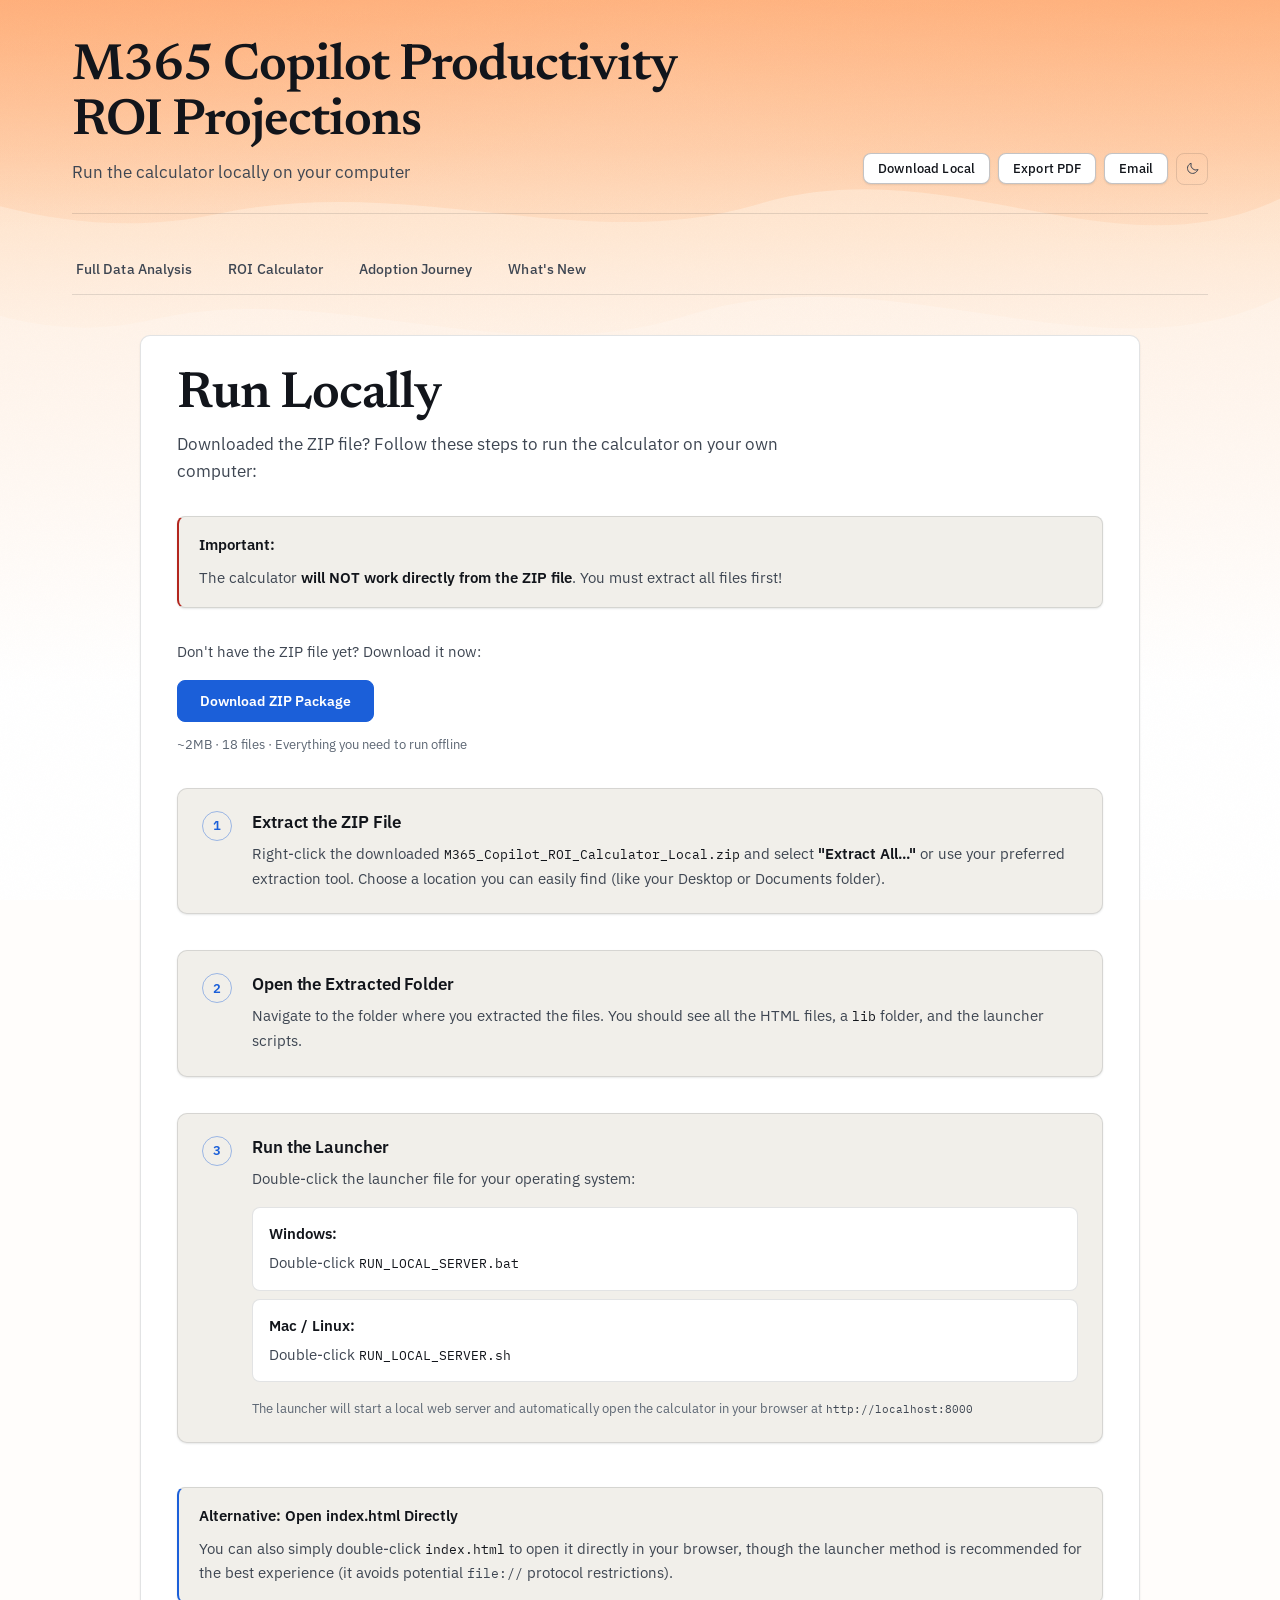
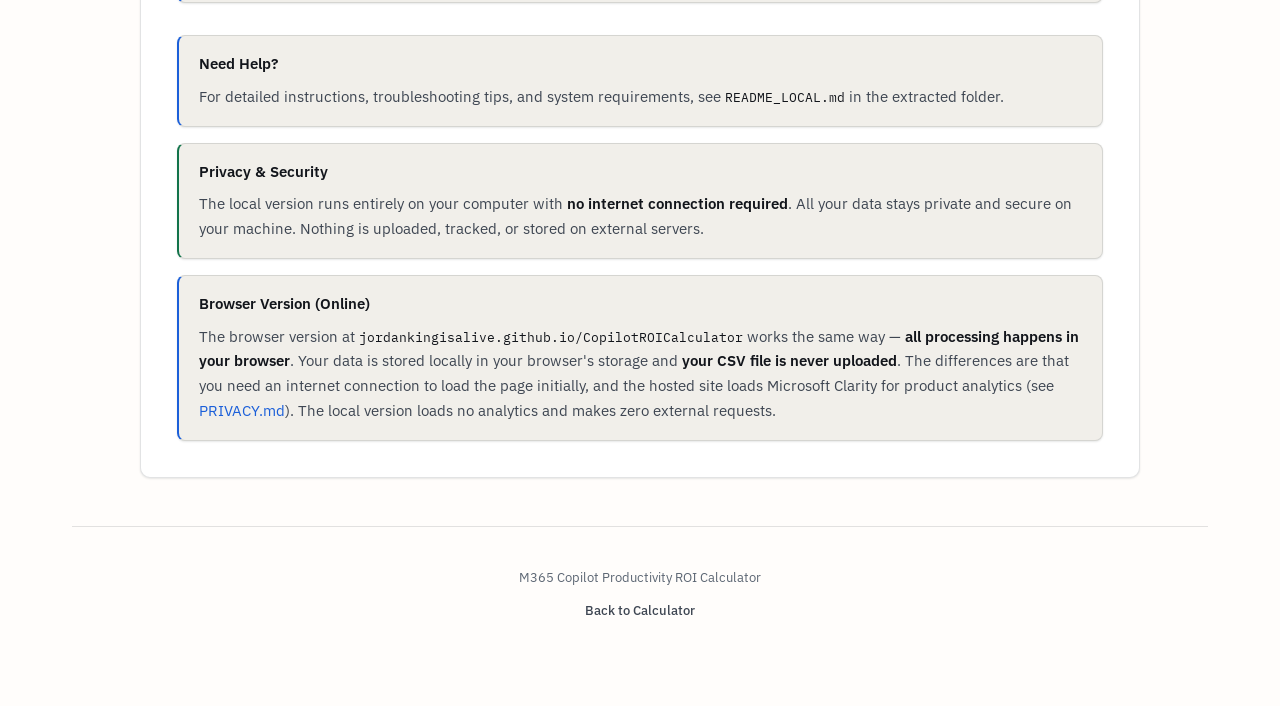
<file: run-locally.html>
<!DOCTYPE html>
<html lang="en">
<head>
    <meta charset="UTF-8">
    <meta name="viewport" content="width=device-width, initial-scale=1.0">
    <title>Run Locally - M365 Copilot ROI Calculator</title>
    <script>(function(){try{var t=localStorage.getItem('cri_theme')||'light';document.documentElement.setAttribute('data-theme',t);}catch(e){document.documentElement.setAttribute('data-theme','light');}})();</script>
    <link rel="stylesheet" href="styles.css?v=57">
</head>
<body>
    <div class="container">
        <header>
            <div class="header-content">
                <div>
                    <h1>M365 Copilot Productivity ROI Projections</h1>
                    <p class="subtitle">Run the calculator locally on your computer</p>
                </div>
                <div class="header-actions">
                    <button onclick="downloadLocalPackage(event)" class="action-btn" title="Download &amp; Run Locally">
                        <span class="action-text">Download Local</span>
                    </button>
                    <button onclick="exportToPDF()" class="action-btn" title="Export to PDF">
                        <span class="action-text">Export PDF</span>
                    </button>
                    <button onclick="emailReport()" class="action-btn" title="Share via Email">
                        <span class="action-text">Email</span>
                    </button>
                </div>
            </div>
        </header>

        <nav class="nav-buttons">
            <a href="index.html" class="nav-btn">
                <span class="nav-text">Full Data Analysis</span>
            </a>
            <a href="roi-calculator.html" class="nav-btn">
                <span class="nav-text">ROI Calculator</span>
            </a>
            <a href="Start Here.html" class="nav-btn">
                <span class="nav-text">Adoption Journey</span>
            </a>
            <a href="changelog.html" class="nav-btn">
                <span class="nav-text">What's New</span>
            </a>
        </nav>

        <main style="max-width: 1000px; margin: 0 auto;">
            <section class="instructions-section">
                <div style="margin-bottom: 2rem;">
                    <h1 style="margin-bottom: 0.5rem;">Run Locally</h1>
                    <p class="subtitle">
                        Downloaded the ZIP file? Follow these steps to run the calculator on your own computer:
                    </p>
                </div>
                
                <div class="info-box" style="border-left-color: var(--negative); margin-bottom: 2rem;">
                    <strong>Important:</strong>
                    <p style="margin: 0.5rem 0 0;">
                        The calculator <strong>will NOT work directly from the ZIP file</strong>. You must extract all files first!
                    </p>
                </div>

                <div style="margin-bottom: 2rem;">
                    <p style="margin-bottom: 1rem;">
                        Don't have the ZIP file yet? Download it now:
                    </p>
                    <button onclick="downloadLocalPackage(event)" class="btn-primary">Download ZIP Package</button>
                    <p style="font-size: 0.8125rem; color: var(--text-tertiary); margin-top: 0.75rem;">
                        ~2MB &middot; 18 files &middot; Everything you need to run offline
                    </p>
                </div>

                <div style="display: grid; gap: 1rem;">
                    <div class="step-card">
                        <div class="step-number">1</div>
                        <div class="step-content">
                            <h3>Extract the ZIP File</h3>
                            <p style="margin: 0;">
                                Right-click the downloaded <code style="color: var(--text-primary);">M365_Copilot_ROI_Calculator_Local.zip</code> and select <strong>"Extract All..."</strong> or use your preferred extraction tool. Choose a location you can easily find (like your Desktop or Documents folder).
                            </p>
                        </div>
                    </div>

                    <div class="step-card">
                        <div class="step-number">2</div>
                        <div class="step-content">
                            <h3>Open the Extracted Folder</h3>
                            <p style="margin: 0;">
                                Navigate to the folder where you extracted the files. You should see all the HTML files, a <code style="color: var(--text-primary);">lib</code> folder, and the launcher scripts.
                            </p>
                        </div>
                    </div>

                    <div class="step-card">
                        <div class="step-number">3</div>
                        <div class="step-content">
                            <h3>Run the Launcher</h3>
                            <p style="margin: 0 0 1rem;">
                                Double-click the launcher file for your operating system:
                            </p>
                            <div style="display: grid; gap: 0.5rem;">
                                <div style="background: var(--ink-700); border: 1px solid var(--rule); border-radius: 8px; padding: 0.875rem 1rem;">
                                    <strong>Windows:</strong>
                                    <p style="margin: 0.25rem 0 0;">
                                        Double-click <code style="color: var(--text-primary);">RUN_LOCAL_SERVER.bat</code>
                                    </p>
                                </div>
                                <div style="background: var(--ink-700); border: 1px solid var(--rule); border-radius: 8px; padding: 0.875rem 1rem;">
                                    <strong>Mac / Linux:</strong>
                                    <p style="margin: 0.25rem 0 0;">
                                        Double-click <code style="color: var(--text-primary);">RUN_LOCAL_SERVER.sh</code>
                                    </p>
                                </div>
                            </div>
                            <p style="margin: 1rem 0 0; font-size: 0.8125rem; color: var(--text-tertiary);">
                                The launcher will start a local web server and automatically open the calculator in your browser at <code style="color: var(--text-secondary);">http://localhost:8000</code>
                            </p>
                        </div>
                    </div>

                    <div class="info-box" style="margin-top: 0.5rem;">
                        <strong>Alternative: Open index.html Directly</strong>
                        <p style="margin: 0.5rem 0 0;">
                            You can also simply double-click <code style="color: var(--text-primary);">index.html</code> to open it directly in your browser, though the launcher method is recommended for the best experience (it avoids potential <code>file://</code> protocol restrictions).
                        </p>
                    </div>
                </div>

                <div class="info-box" style="margin-top: 2rem;">
                    <strong>Need Help?</strong>
                    <p style="margin: 0.5rem 0 0;">
                        For detailed instructions, troubleshooting tips, and system requirements, see <code style="color: var(--text-primary);">README_LOCAL.md</code> in the extracted folder.
                    </p>
                </div>

                <div class="info-box" style="margin-top: 1rem; border-left-color: var(--positive);">
                    <strong>Privacy &amp; Security</strong>
                    <p style="margin: 0.5rem 0 0;">
                        The local version runs entirely on your computer with <strong>no internet connection required</strong>. All your data stays private and secure on your machine. Nothing is uploaded, tracked, or stored on external servers.
                    </p>
                </div>

                <div class="info-box" style="margin-top: 1rem;">
                    <strong>Browser Version (Online)</strong>
                    <p style="margin: 0.5rem 0 0;">
                        The browser version at <code style="color: var(--text-primary);">jordankingisalive.github.io/CopilotROICalculator</code> works the same way &mdash; <strong>all processing happens in your browser</strong>. Your data is stored locally in your browser's storage and <strong>your CSV file is never uploaded</strong>. The differences are that you need an internet connection to load the page initially, and the hosted site loads Microsoft Clarity for product analytics (see <a href="PRIVACY.md">PRIVACY.md</a>). The local version loads no analytics and makes zero external requests.
                    </p>
                </div>
            </section>
        </main>

        <footer style="text-align: center; padding: 2.5rem 1rem 1rem; margin-top: 3rem; border-top: 1px solid var(--rule);">
            <p style="margin: 0; color: var(--text-tertiary); font-size: 0.8125rem;">
                M365 Copilot Productivity ROI Calculator
            </p>
            <p class="footer-nav"><a href="index.html">Back to Calculator</a></p>
        </footer>
    </div>

    <script src="lib/jszip.min.js?v=57"></script>
    <script src="script.js?v=57"></script>
    <script src="lib/html2pdf.bundle.min.js?v=57"></script>
    <script src="insights-shared.js?v=57"></script>
    <script>
        (function(){
            const nav = document.querySelector('.nav-buttons');
            if (nav && window.InsightsShared) {
                nav.outerHTML = window.InsightsShared.renderNav('run-locally.html');
            }
        })();
    </script>
</body>
</html>
</file>
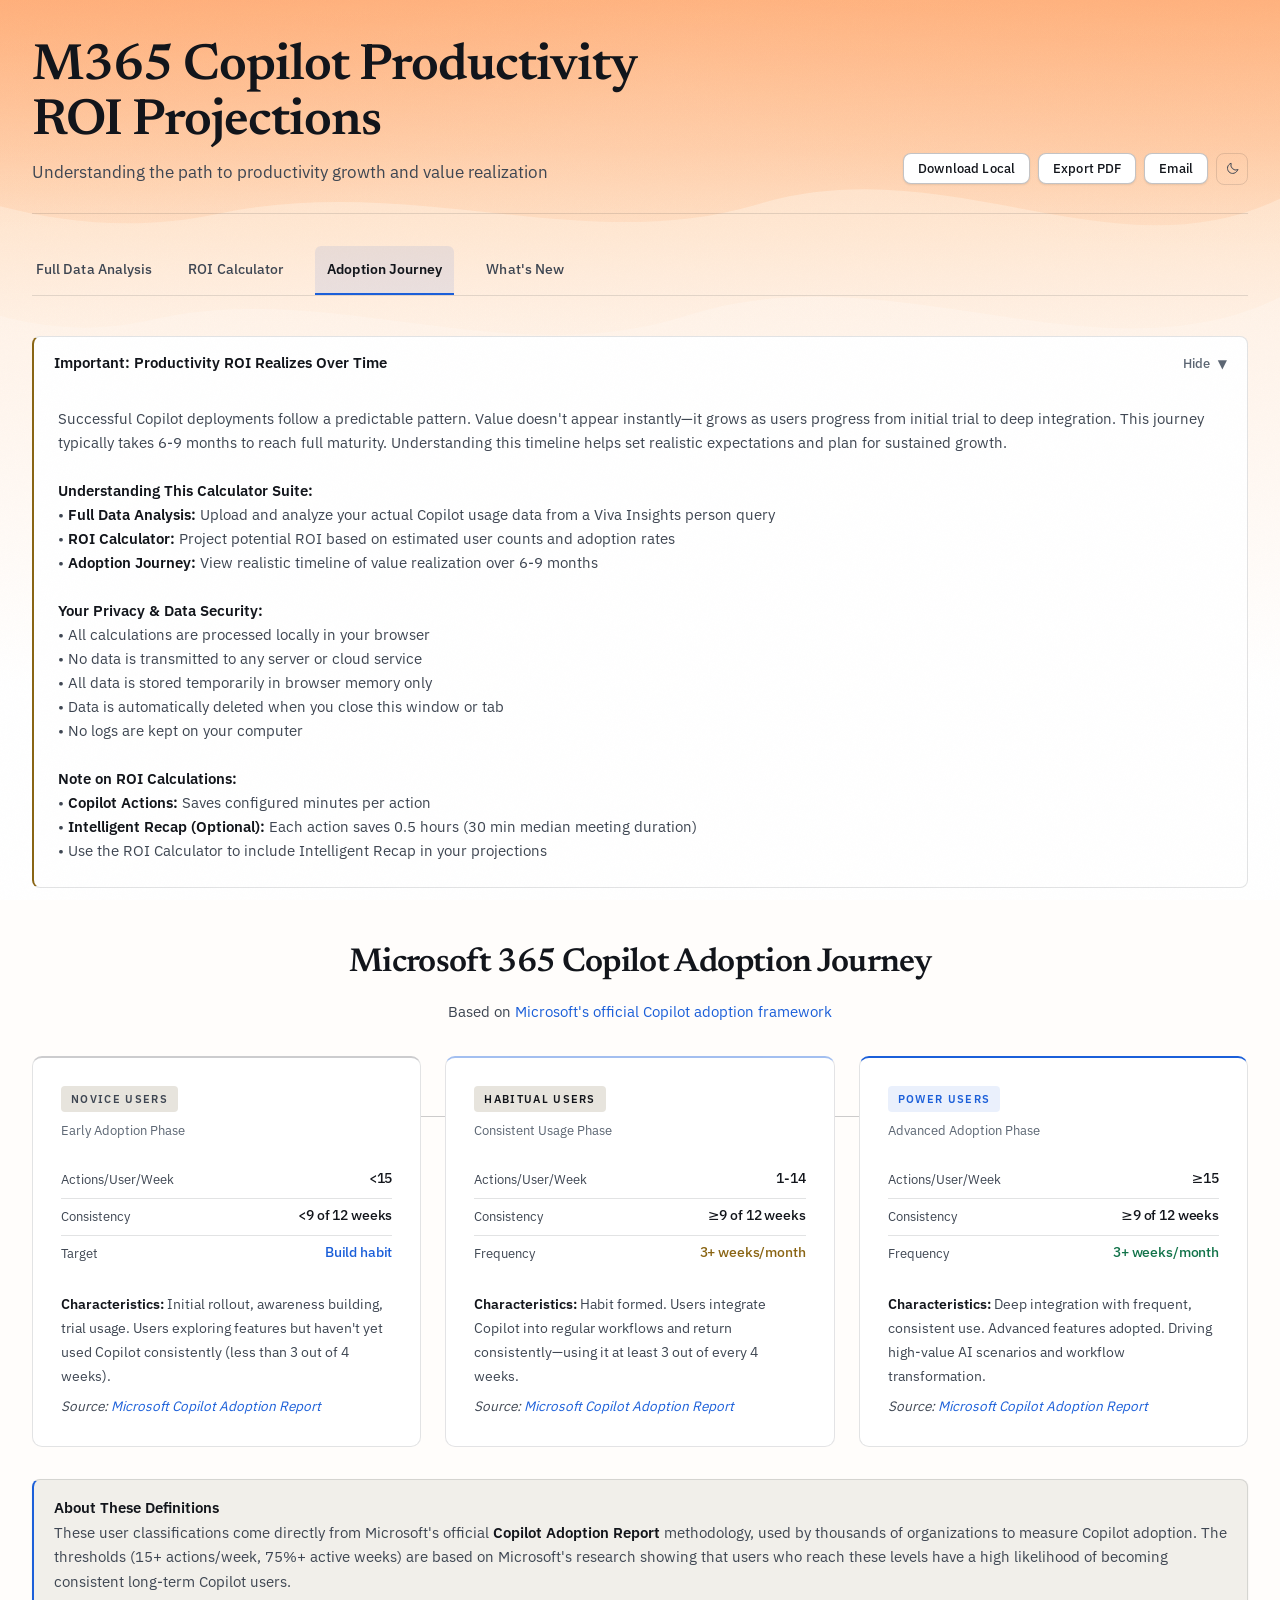
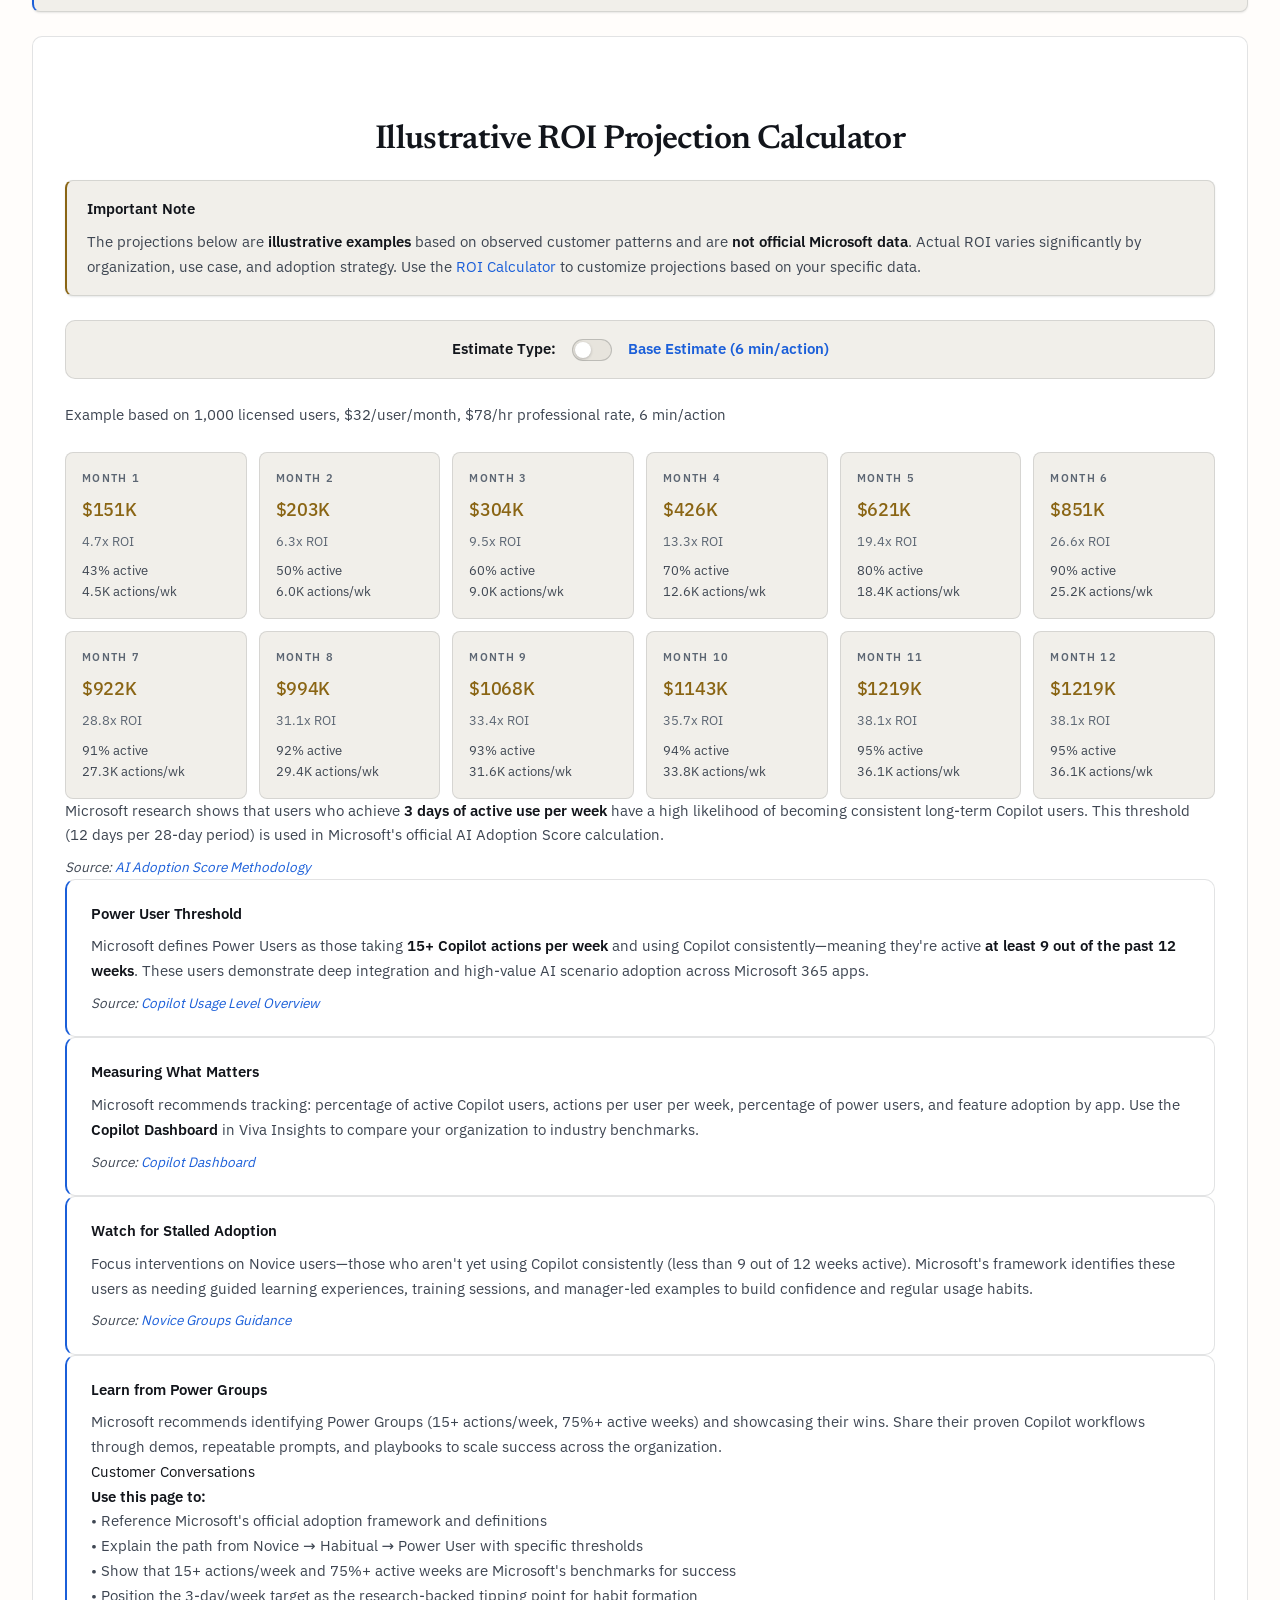
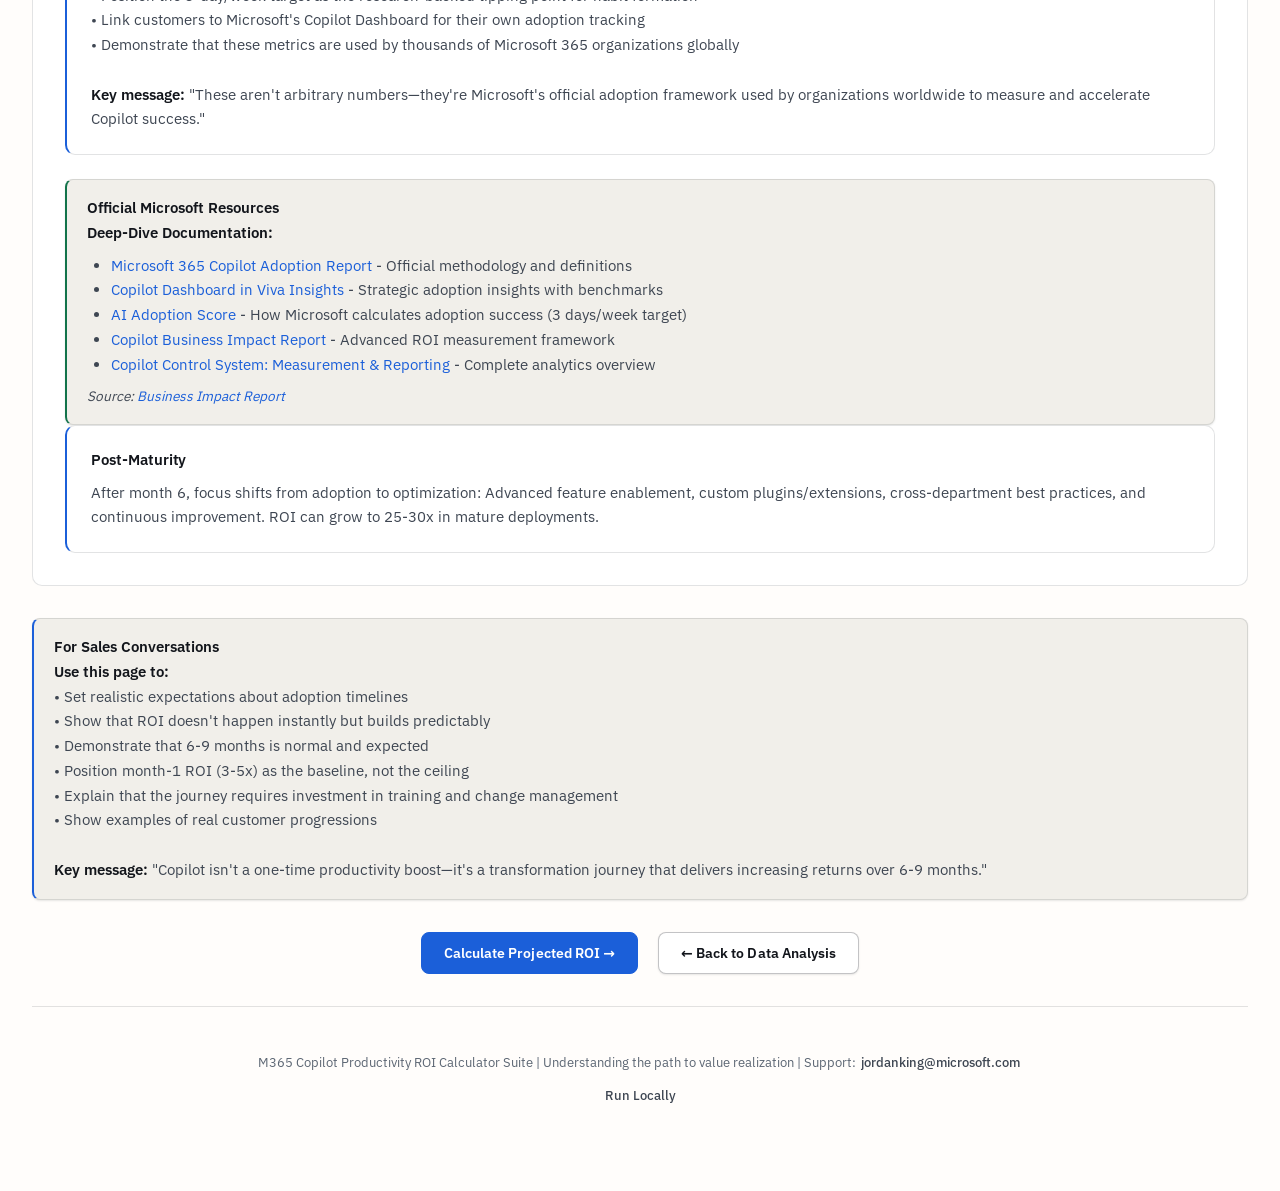
<file: Start Here.html>
<!DOCTYPE html>
<html lang="en">
<head>
    <meta charset="UTF-8">
    <meta name="viewport" content="width=device-width, initial-scale=1.0">
    <title>Copilot Adoption Journey - Productivity ROI Over Time</title>
    <script>(function(){try{var t=localStorage.getItem('cri_theme')||'light';document.documentElement.setAttribute('data-theme',t);}catch(e){document.documentElement.setAttribute('data-theme','light');}})();</script>
    <link rel="stylesheet" href="styles.css?v=57">
    
    <!-- Microsoft Clarity Analytics -->
    <script type="text/javascript">
        // Analytics run only on the hosted site; local and offline copies stay request-free.
        if (location.protocol !== 'file:' && /(^|\.)github\.io$/i.test(location.hostname)) {
        (function(c,l,a,r,i,t,y){
            c[a]=c[a]||function(){(c[a].q=c[a].q||[]).push(arguments)};
            t=l.createElement(r);t.async=1;t.src="https://www.clarity.ms/tag/"+i;
            y=l.getElementsByTagName(r)[0];y.parentNode.insertBefore(t,y);
        })(window,document,"clarity","script","wt5uwqabv0");
        }
    </script>
    <style>
        .journey-container {
            max-width: 1400px;
            margin: 0 auto;
        }

        .timeline-visual {
            display: flex;
            justify-content: space-between;
            align-items: stretch;
            gap: 1.5rem;
            margin: 2rem 0;
            position: relative;
        }

        .timeline-visual::before {
            content: '';
            position: absolute;
            top: 60px;
            left: 15%;
            right: 15%;
            height: 1px;
            background: var(--rule-strong);
            z-index: 0;
        }

        .phase-card {
            flex: 1;
            background: var(--ink-700);
            border-radius: 10px;
            padding: 1.75rem;
            box-shadow: none;
            border: 1px solid var(--rule);
            position: relative;
            z-index: 1;
            border-top: 2px solid var(--rule-strong);
        }

        .phase-card.baseline {
            border-top-color: var(--rule-strong);
        }

        .phase-card.growth {
            border-top-color: var(--accent-line);
        }

        .phase-card.maturity {
            border-top-color: var(--accent);
        }

        .phase-header {
            text-align: left;
            margin-bottom: 1.25rem;
        }

        .phase-badge {
            display: inline-block;
            padding: 0.25rem 0.625rem;
            border-radius: 4px;
            font-family: var(--font-mono);
            font-size: 0.6875rem;
            font-weight: 600;
            text-transform: uppercase;
            letter-spacing: 0.12em;
            color: var(--text-secondary);
            background: var(--ink-500);
            margin-bottom: 0.5rem;
        }

        .phase-card.baseline .phase-badge {
            background: var(--ink-500);
            color: var(--text-secondary);
        }

        .phase-card.growth .phase-badge {
            background: var(--ink-500);
            color: var(--text-primary);
        }

        .phase-card.maturity .phase-badge {
            background: var(--accent-soft);
            color: var(--accent);
        }

        .phase-timeframe {
            font-size: 0.8125rem;
            color: var(--text-tertiary);
        }

        .phase-metrics {
            margin: 1.25rem 0;
        }

        .metric-row {
            display: flex;
            justify-content: space-between;
            gap: 1rem;
            padding: 0.5625rem 0;
            border-bottom: 1px solid var(--rule);
        }

        .metric-row:last-child {
            border-bottom: none;
        }

        .metric-row .metric-label {
            font-family: var(--font-sans);
            font-size: 0.8125rem;
            font-weight: 400;
            text-transform: none;
            letter-spacing: normal;
            color: var(--text-secondary);
        }

        .metric-row .metric-value {
            font-family: var(--font-mono);
            font-variant-numeric: tabular-nums;
            font-size: 0.875rem;
            font-weight: 500;
            letter-spacing: -0.01em;
            color: var(--text-primary);
            margin: 0;
        }

        .monthly-projection {
            background: var(--ink-700);
            padding: 1.75rem 2rem 2rem;
            border-radius: 10px;
            box-shadow: none;
            border: 1px solid var(--rule);
            margin: 1.5rem 0;
        }

        .monthly-projection h3 {
            color: var(--text-primary);
            margin-bottom: 1.25rem;
        }

        .month-grid {
            display: grid;
            grid-template-columns: repeat(auto-fill, minmax(170px, 1fr));
            gap: 0.75rem;
        }

        .month-card {
            background: var(--ink-600);
            padding: 1rem;
            border-radius: 8px;
            text-align: left;
            transition: border-color 0.18s ease;
            border: 1px solid var(--rule);
        }

        .month-card:hover {
            transform: none;
            box-shadow: none;
            border-color: var(--rule-strong);
        }

        .month-number {
            font-family: var(--font-mono);
            font-size: 0.6875rem;
            font-weight: 600;
            text-transform: uppercase;
            letter-spacing: 0.12em;
            color: var(--text-tertiary);
            margin-bottom: 0.5rem;
        }

        .month-value {
            font-family: var(--font-mono);
            font-variant-numeric: tabular-nums;
            font-size: 1.125rem;
            font-weight: 500;
            letter-spacing: -0.02em;
            color: var(--value);
        }

        .month-roi {
            font-family: var(--font-mono);
            font-variant-numeric: tabular-nums;
            font-size: 0.8125rem;
            color: var(--text-tertiary);
            margin-top: 0.375rem;
        }

        .insights-grid {
            display: grid;
            grid-template-columns: repeat(auto-fit, minmax(300px, 1fr));
            gap: 1rem;
            margin: 1.5rem 0;
        }

        .insight-card {
            background: var(--ink-700);
            padding: 1.375rem 1.5rem;
            border-radius: 10px;
            box-shadow: none;
            border: 1px solid var(--rule);
            border-left: 2px solid var(--accent);
        }

        .insight-card h4 {
            color: var(--text-primary);
            margin-bottom: 0.5rem;
        }

        .chart-placeholder {
            background: var(--ink-600);
            padding: 2rem;
            border-radius: 10px;
            text-align: center;
            color: var(--text-secondary, #94A3B8);
            margin: 2rem 0;
        }

        /* Collapsible Important Box */
        .important-box-wrapper {
            margin-bottom: 2rem;
        }

        .important-box-header {
            display: flex;
            align-items: center;
            justify-content: space-between;
            cursor: pointer;
            padding: 0.875rem 1.25rem;
            background: var(--ink-700);
            border: 1px solid var(--rule);
            border-left: 2px solid var(--warn);
            border-radius: 8px;
            transition: background-color 0.18s ease;
        }

        .important-box-header:hover {
            background: var(--ink-600);
        }

        .important-box-title {
            font-weight: 600;
            color: var(--text-primary);
            font-size: 0.9375rem;
        }

        .important-box-toggle {
            display: flex;
            align-items: center;
            gap: 0.5rem;
            font-weight: 500;
            color: var(--text-tertiary);
            font-size: 0.8125rem;
        }

        .important-box-toggle-icon {
            font-size: 0.75rem;
            transition: transform 0.25s cubic-bezier(0.2, 0.7, 0.2, 1);
        }

        .important-box-toggle-icon.collapsed {
            transform: rotate(-90deg);
        }

        .important-box-content {
            padding: 1.5rem;
            background: var(--ink-700);
            border: 1px solid var(--rule);
            border-left: 2px solid var(--warn);
            border-top: none;
            border-radius: 0 0 8px 8px;
            margin-top: -8px;
            transition: max-height 0.3s ease, opacity 0.3s ease;
            overflow: hidden;
            color: var(--text-secondary);
        }

        .important-box-content.collapsed {
            max-height: 0;
            opacity: 0;
            padding: 0 1.5rem;
        }

        .important-box-content p {
            margin: 0;
            line-height: 1.6;
        }
    </style>
</head>
<body>
    <div class="container journey-container">
        <header>
            <div class="header-content">
                <div>
                    <h1>M365 Copilot Productivity ROI Projections</h1>
                    <p class="subtitle">Understanding the path to productivity growth and value realization</p>
                </div>
                <div class="header-actions">
                    <button onclick="downloadLocalPackage(event)" class="action-btn" title="Download &amp; Run Locally">
                        <span class="action-text">Download Local</span>
                    </button>
                    <button onclick="exportToPDF()" class="action-btn" title="Export to PDF">
                        <span class="action-text">Export PDF</span>
                    </button>
                    <button onclick="emailReport()" class="action-btn" title="Share via Email">
                        <span class="action-text">Email</span>
                    </button>
                </div>
            </div>
        </header>

        <nav class="nav-buttons">
            <a href="index.html" class="nav-btn">
                <span class="nav-text">Full Data Analysis</span>
            </a>
            <a href="roi-calculator.html" class="nav-btn">
                <span class="nav-text">ROI Calculator</span>
            </a>
            <a href="Start Here.html" class="nav-btn nav-btn-active">
                <span class="nav-text">Adoption Journey</span>
            </a>
            <a href="changelog.html" class="nav-btn">
                <span class="nav-text">What's New</span>
            </a>
        </nav>

        <main>
            <div class="important-box-wrapper">
                <div class="important-box-header" onclick="toggleImportantBox()">
                    <div class="important-box-title">Important: Productivity ROI Realizes Over Time</div>
                    <div class="important-box-toggle">
                        <span id="toggle-text">Hide</span>
                        <span class="important-box-toggle-icon" id="toggle-icon">▼</span>
                    </div>
                </div>
                <div class="important-box-content" id="important-content">
                    <p>
                        Successful Copilot deployments follow a predictable pattern. Value doesn't appear instantly—it grows as users progress from initial trial to deep integration. This journey typically takes 6-9 months to reach full maturity. Understanding this timeline helps set realistic expectations and plan for sustained growth.<br><br>

                        <strong>Understanding This Calculator Suite:</strong><br>
                        • <strong>Full Data Analysis:</strong> Upload and analyze your actual Copilot usage data from a Viva Insights person query<br>
                        • <strong>ROI Calculator:</strong> Project potential ROI based on estimated user counts and adoption rates<br>
                        • <strong>Adoption Journey:</strong> View realistic timeline of value realization over 6-9 months<br><br>

                        <strong>Your Privacy &amp; Data Security:</strong><br>
                        • All calculations are processed locally in your browser<br>
                        • No data is transmitted to any server or cloud service<br>
                        • All data is stored temporarily in browser memory only<br>
                        • Data is automatically deleted when you close this window or tab<br>
                        • No logs are kept on your computer<br><br>

                        <strong>Note on ROI Calculations:</strong><br>
                        • <strong>Copilot Actions:</strong> Saves configured minutes per action<br>
                        • <strong>Intelligent Recap (Optional):</strong> Each action saves 0.5 hours (30 min median meeting duration)<br>
                        • Use the ROI Calculator to include Intelligent Recap in your projections
                    </p>
                </div>
            </div>

            <section>
                <h2 class="page-section-title">Microsoft 365 Copilot Adoption Journey</h2>
                <p style="text-align: center; color: var(--gray); margin-bottom: 2rem; font-size: 0.95rem;">
                    Based on <a href="https://learn.microsoft.com/viva/insights/advanced/analyst/templates/microsoft-365-copilot-adoption" target="_blank" style="color: var(--copilot-cyan); text-decoration: none;">Microsoft's official Copilot adoption framework</a>
                </p>

                <div class="timeline-visual">
                    <div class="phase-card baseline">
                        <div class="phase-header">
                            <div class="phase-badge">NOVICE USERS</div>
                            <div class="phase-timeframe">Early Adoption Phase</div>
                        </div>

                        <div class="phase-metrics">
                            <div class="metric-row">
                                <span class="metric-label">Actions/User/Week</span>
                                <span class="metric-value">&lt;15</span>
                            </div>
                            <div class="metric-row">
                                <span class="metric-label">Consistency</span>
                                <span class="metric-value">&lt;9 of 12 weeks</span>
                            </div>
                            <div class="metric-row">
                                <span class="metric-label">Target</span>
                                <span class="metric-value" style="color: var(--copilot-cyan);">Build habit</span>
                            </div>
                        </div>

                        <p style="font-size: 0.9rem; color: var(--gray); margin-top: 1rem;">
                            <strong>Characteristics:</strong> Initial rollout, awareness building, trial usage. Users exploring features but haven't yet used Copilot consistently (less than 3 out of 4 weeks).
                        </p>
                        <p style="font-size: 0.85rem; color: var(--gray); margin-top: 0.5rem; font-style: italic;">
                            Source: <a href="https://learn.microsoft.com/viva/insights/advanced/analyst/templates/microsoft-365-copilot-adoption#novice-groups" target="_blank" style="color: var(--copilot-cyan); text-decoration: none;">Microsoft Copilot Adoption Report</a>
                        </p>
                    </div>

                    <div class="phase-card growth">
                        <div class="phase-header">
                            <div class="phase-badge">HABITUAL USERS</div>
                            <div class="phase-timeframe">Consistent Usage Phase</div>
                        </div>

                        <div class="phase-metrics">
                            <div class="metric-row">
                                <span class="metric-label">Actions/User/Week</span>
                                <span class="metric-value">1-14</span>
                            </div>
                            <div class="metric-row">
                                <span class="metric-label">Consistency</span>
                                <span class="metric-value">≥9 of 12 weeks</span>
                            </div>
                            <div class="metric-row">
                                <span class="metric-label">Frequency</span>
                                <span class="metric-value" style="color: var(--copilot-orange);">3+ weeks/month</span>
                            </div>
                        </div>

                        <p style="font-size: 0.9rem; color: var(--gray); margin-top: 1rem;">
                            <strong>Characteristics:</strong> Habit formed. Users integrate Copilot into regular workflows and return consistently—using it at least 3 out of every 4 weeks.
                        </p>
                        <p style="font-size: 0.85rem; color: var(--gray); margin-top: 0.5rem; font-style: italic;">
                            Source: <a href="https://learn.microsoft.com/viva/insights/advanced/analyst/templates/microsoft-365-copilot-adoption#habitual-groups" target="_blank" style="color: var(--copilot-cyan); text-decoration: none;">Microsoft Copilot Adoption Report</a>
                        </p>
                    </div>

                    <div class="phase-card maturity">
                        <div class="phase-header">
                            <div class="phase-badge">POWER USERS</div>
                            <div class="phase-timeframe">Advanced Adoption Phase</div>
                        </div>

                        <div class="phase-metrics">
                            <div class="metric-row">
                                <span class="metric-label">Actions/User/Week</span>
                                <span class="metric-value">≥15</span>
                            </div>
                            <div class="metric-row">
                                <span class="metric-label">Consistency</span>
                                <span class="metric-value">≥9 of 12 weeks</span>
                            </div>
                            <div class="metric-row">
                                <span class="metric-label">Frequency</span>
                                <span class="metric-value" style="color: var(--green);">3+ weeks/month</span>
                            </div>
                        </div>

                        <p style="font-size: 0.9rem; color: var(--gray); margin-top: 1rem;">
                            <strong>Characteristics:</strong> Deep integration with frequent, consistent use. Advanced features adopted. Driving high-value AI scenarios and workflow transformation.
                        </p>
                        <p style="font-size: 0.85rem; color: var(--gray); margin-top: 0.5rem; font-style: italic;">
                            Source: <a href="https://learn.microsoft.com/viva/insights/advanced/analyst/templates/microsoft-365-copilot-adoption#power-groups" target="_blank" style="color: var(--copilot-cyan); text-decoration: none;">Microsoft Copilot Adoption Report</a>
                        </p>
                    </div>
                </div>

                <div class="info-box" style="margin-top: 2rem;">
                    <strong>About These Definitions</strong>
                    <p>
                        These user classifications come directly from Microsoft's official <strong>Copilot Adoption Report</strong> methodology, used by thousands of organizations to measure Copilot adoption. The thresholds (15+ actions/week, 75%+ active weeks) are based on Microsoft's research showing that users who reach these levels have a high likelihood of becoming consistent long-term Copilot users.
                    </p>
                </div>
            </section>

            <section class="monthly-projection">
                <h3 class="page-section-title">Illustrative ROI Projection Calculator</h3>
                
                <div class="info-box" style="margin-bottom: 1.5rem; border-left-color: var(--warn);">
                    <strong>Important Note</strong>
                    <p style="margin: 0.5rem 0 0 0;">
                        The projections below are <strong>illustrative examples</strong> based on observed customer patterns and are <strong>not official Microsoft data</strong>. Actual ROI varies significantly by organization, use case, and adoption strategy. Use the <a href="roi-calculator.html" style="color: var(--copilot-cyan); text-decoration: none;">ROI Calculator</a> to customize projections based on your specific data.
                    </p>
                </div>

                <div style="display: flex; justify-content: center; align-items: center; gap: 1rem; margin-bottom: 1.5rem; padding: 1rem; background: var(--surface-raised, #253449); border-radius: 10px; border: 1px solid var(--border, rgba(255,255,255,0.08));">
                    <span style="font-weight: 600; color: var(--text-primary, #F1F5F9);">Estimate Type:</span>
                    <label class="toggle-switch">
                        <input type="checkbox" id="estimateToggle" onchange="updateProjectionEstimate()">
                        <span class="toggle-slider"></span>
                    </label>
                    <span id="estimateLabel" style="font-weight: 600; color: var(--copilot-blue);">Base Estimate (6 min/action)</span>
                </div>

                <p id="projectionDescription" style="color: var(--gray); margin-bottom: 1.5rem;">
                    Example based on 1,000 licensed users, $32/user/month, $78/hr professional rate, 6 min/action
                </p>

                <div class="month-grid" id="monthlyGrid">
                    <!-- Will be populated by JavaScript -->
                </div>

                <div style=Microsoft's Adoption Target</h4>
                    <p>
                        Microsoft research shows that users who achieve <strong>3 days of active use per week</strong> have a high likelihood of becoming consistent long-term Copilot users. This threshold (12 days per 28-day period) is used in Microsoft's official AI Adoption Score calculation.
                    </p>
                    <p style="font-size: 0.85rem; color: var(--gray); margin-top: 0.5rem; font-style: italic;">
                        Source: <a href="https://learn.microsoft.com/microsoft-365/admin/adoption/ai-adoption-score" target="_blank" style="color: var(--copilot-cyan);">AI Adoption Score Methodology</a>
                    </p>
                </div>

                <div class="insight-card">
                    <h4>Power User Threshold</h4>
                    <p>
                        Microsoft defines Power Users as those taking <strong>15+ Copilot actions per week</strong> and using Copilot consistently—meaning they're active <strong>at least 9 out of the past 12 weeks</strong>. These users demonstrate deep integration and high-value AI scenario adoption across Microsoft 365 apps.
                    </p>
                    <p style="font-size: 0.85rem; color: var(--gray); margin-top: 0.5rem; font-style: italic;">
                        Source: <a href="https://learn.microsoft.com/viva/insights/advanced/analyst/templates/microsoft-365-copilot-adoption#copilot-usage-level-overview" target="_blank" style="color: var(--copilot-cyan);">Copilot Usage Level Overview</a>
                    </p>
                </div>

                <div class="insight-card">
                    <h4>Measuring What Matters</h4>
                    <p>
                        Microsoft recommends tracking: percentage of active Copilot users, actions per user per week, percentage of power users, and feature adoption by app. Use the <strong>Copilot Dashboard</strong> in Viva Insights to compare your organization to industry benchmarks.
                    </p>
                    <p style="font-size: 0.85rem; color: var(--gray); margin-top: 0.5rem; font-style: italic;">
                        Source: <a href="https://learn.microsoft.com/viva/insights/org-team-insights/copilot-dashboard" target="_blank" style="color: var(--copilot-cyan);">Copilot Dashboard</a>
                    </p>
                </div>

                <div class="insight-card">
                    <h4>Watch for Stalled Adoption</h4>
                    <p>
                        Focus interventions on Novice users—those who aren't yet using Copilot consistently (less than 9 out of 12 weeks active). Microsoft's framework identifies these users as needing guided learning experiences, training sessions, and manager-led examples to build confidence and regular usage habits.
                    </p>
                    <p style="font-size: 0.85rem; color: var(--gray); margin-top: 0.5rem; font-style: italic;">
                        Source: <a href="https://learn.microsoft.com/viva/insights/advanced/analyst/templates/microsoft-365-copilot-adoption#novice-groups" target="_blank" style="color: var(--copilot-cyan);">Novice Groups Guidance</a>
                    </p>
                </div>

                <div class="insight-card">
                    <h4>Learn from Power Groups</h4>
                    <p>
                        Microsoft recommends identifying Power Groups (15+ actions/week, 75%+ active weeks) and showcasing their wins. Share their proven Copilot workflows through demos, repeatable prompts, and playbooks to scale success across the organization.
                    </p>Customer Conversations</strong>
                <p>
                    <strong>Use this page to:</strong><br>
                    • Reference Microsoft's official adoption framework and definitions<br>
                    • Explain the path from Novice → Habitual → Power User with specific thresholds<br>
                    • Show that 15+ actions/week and 75%+ active weeks are Microsoft's benchmarks for success<br>
                    • Position the 3-day/week target as the research-backed tipping point for habit formation<br>
                    • Link customers to Microsoft's Copilot Dashboard for their own adoption tracking<br>
                    • Demonstrate that these metrics are used by thousands of Microsoft 365 organizations globally<br><br>
                    <strong>Key message:</strong> "These aren't arbitrary numbers—they're Microsoft's official adoption framework used by organizations worldwide to measure and accelerate Copilot success."
                </p>
            </div>

            <div class="info-box" style="margin-top: 1.5rem; border-left-color: var(--positive);">
                <strong>Official Microsoft Resources</strong>
                <p style="margin-bottom: 0.5rem;"><strong>Deep-Dive Documentation:</strong></p>
                <ul style="margin: 0; padding-left: 1.5rem; color: var(--gray);">
                    <li><a href="https://learn.microsoft.com/viva/insights/advanced/analyst/templates/microsoft-365-copilot-adoption" target="_blank" style="color: var(--copilot-cyan); text-decoration: none;">Microsoft 365 Copilot Adoption Report</a> - Official methodology and definitions</li>
                    <li><a href="https://learn.microsoft.com/viva/insights/org-team-insights/copilot-dashboard" target="_blank" style="color: var(--copilot-cyan); text-decoration: none;">Copilot Dashboard in Viva Insights</a> - Strategic adoption insights with benchmarks</li>
                    <li><a href="https://learn.microsoft.com/microsoft-365/admin/adoption/ai-adoption-score" target="_blank" style="color: var(--copilot-cyan); text-decoration: none;">AI Adoption Score</a> - How Microsoft calculates adoption success (3 days/week target)</li>
                    <li><a href="https://learn.microsoft.com/viva/insights/advanced/analyst/templates/copilot-business-impact" target="_blank" style="color: var(--copilot-cyan); text-decoration: none;">Copilot Business Impact Report</a> - Advanced ROI measurement framework</li>
                    <li><a href="https://learn.microsoft.com/microsoft-365/copilot/copilot-control-system/measurement-reporting" target="_blank" style="color: var(--copilot-cyan); text-decoration: none;">Copilot Control System: Measurement & Reporting</a> - Complete analytics overview</li>
                </ul </p>
                    <p style="font-size: 0.85rem; color: var(--gray); margin-top: 0.5rem; font-style: italic;">
                        Source: <a href="https://learn.microsoft.com/viva/insights/advanced/analyst/templates/copilot-business-impact" target="_blank" style="color: var(--copilot-cyan);">Business Impact Report</a>
                    </p>
                </div>

                <div class="insight-card">
                    <h4>Post-Maturity</h4>
                    <p>
                        After month 6, focus shifts from adoption to optimization: Advanced feature enablement, custom plugins/extensions, cross-department best practices, and continuous improvement. ROI can grow to 25-30x in mature deployments.
                    </p>
                </div>
            </section>

            <div class="info-box" style="margin-top: 2rem;">
                <strong>For Sales Conversations</strong>
                <p>
                    <strong>Use this page to:</strong><br>
                    • Set realistic expectations about adoption timelines<br>
                    • Show that ROI doesn't happen instantly but builds predictably<br>
                    • Demonstrate that 6-9 months is normal and expected<br>
                    • Position month-1 ROI (3-5x) as the baseline, not the ceiling<br>
                    • Explain that the journey requires investment in training and change management<br>
                    • Show examples of real customer progressions<br><br>
                    <strong>Key message:</strong> "Copilot isn't a one-time productivity boost—it's a transformation journey that delivers increasing returns over 6-9 months."
                </p>
            </div>

            <div style="text-align: center; margin-top: 2rem; margin-bottom: 2rem;">
                <a href="roi-calculator.html" class="btn-primary" style="text-decoration: none; margin-right: 1rem;">Calculate Projected ROI →</a>
                <a href="index.html" class="btn-secondary" style="text-decoration: none;">← Back to Data Analysis</a>
            </div>
        </main>

        <footer>
            <p>M365 Copilot Productivity ROI Calculator Suite | Understanding the path to value realization | Support: <a href="mailto:jordanking@microsoft.com">jordanking@microsoft.com</a></p>
            <p class="footer-nav"><a href="run-locally.html">Run Locally</a></p>
        </footer>
    </div>

    <script>
        // Generate monthly projection data
        function generateMonthlyData(minsPerAction = 6) {
            const licensedUsers = 1000;
            const licenseCost = 32;
            const professionalRate = 78;

            const months = [];

            for (let month = 1; month <= 12; month++) {
                let activationRate, actionsPerWeek;

                // Phase-based progression
                if (month <= 2) {
                    // Baseline
                    activationRate = 0.35 + (month * 0.075); // 42.5% to 50%
                    actionsPerWeek = 9 + (month * 1.5); // 10.5 to 12
                } else if (month <= 4) {
                    // Growth
                    activationRate = 0.50 + ((month - 2) * 0.10); // 60% to 70%
                    actionsPerWeek = 12 + ((month - 2) * 3); // 15 to 18
                } else if (month <= 6) {
                    // Maturity
                    activationRate = 0.70 + ((month - 4) * 0.10); // 80% to 90%
                    actionsPerWeek = 18 + ((month - 4) * 5); // 23 to 28
                } else {
                    // Sustained maturity
                    activationRate = 0.90 + Math.min((month - 6) * 0.01, 0.05); // 90-95%
                    actionsPerWeek = 28 + Math.min((month - 6) * 2, 10); // 28-38
                }

                const activeUsers = Math.round(licensedUsers * activationRate);
                const weeklyActions = Math.round(activeUsers * actionsPerWeek);
                const monthlyActions = Math.round(weeklyActions * 4.33);
                const monthlyHours = (monthlyActions * minsPerAction) / 60;
                const monthlyValue = monthlyHours * professionalRate;
                const monthlyCost = licensedUsers * licenseCost;
                const roiMultiple = monthlyValue / monthlyCost;

                months.push({
                    month,
                    activeUsers,
                    activationRate: activationRate * 100,
                    weeklyActions,
                    monthlyValue,
                    roiMultiple
                });
            }

            return months;
        }

        // Render monthly grid
        function renderMonthlyGrid(minsPerAction = 6) {
            const months = generateMonthlyData(minsPerAction);
            const grid = document.getElementById('monthlyGrid');

            grid.innerHTML = months.map(m => `
                <div class="month-card">
                    <div class="month-number">Month ${m.month}</div>
                    <div class="month-value">$${(m.monthlyValue / 1000).toFixed(0)}K</div>
                    <div class="month-roi">${m.roiMultiple.toFixed(1)}x ROI</div>
                    <div style="font-size: 0.8rem; color: var(--gray); margin-top: 0.5rem;">
                        ${m.activationRate.toFixed(0)}% active<br>
                        ${(m.weeklyActions / 1000).toFixed(1)}K actions/wk
                    </div>
                </div>
            `).join('');
        }

        // Update projection estimate based on toggle
        function updateProjectionEstimate() {
            const toggle = document.getElementById('estimateToggle');
            const label = document.getElementById('estimateLabel');
            const description = document.getElementById('projectionDescription');

            if (toggle.checked) {
                // Conservative estimate (3 min/action)
                label.textContent = 'Conservative Estimate (3 min/action - 50%)';
                label.style.color = 'var(--copilot-orange)';
                description.textContent = 'Based on 1,000 licensed users, $32/user/month, $78/hr professional rate, 3 min/action (conservative 50% estimate)';
                renderMonthlyGrid(3);
            } else {
                // Base estimate (6 min/action)
                label.textContent = 'Base Estimate (6 min/action)';
                label.style.color = 'var(--copilot-blue)';
                description.textContent = 'Based on 1,000 licensed users, $32/user/month, $78/hr professional rate, 6 min/action';
                renderMonthlyGrid(6);
            }
        }

        // Customize projection
        function customizeProjection() {
            window.location.href = 'roi-calculator.html';
        }

        // Initialize on load
        document.addEventListener('DOMContentLoaded', () => renderMonthlyGrid(6));

        // Export to PDF function
        function exportToPDF() {
            const element = document.querySelector('.container');
            const opt = {
                margin: 0.5,
                filename: 'M365_Copilot_Adoption_Journey.pdf',
                image: { type: 'jpeg', quality: 0.98 },
                html2canvas: {
                    scale: 2,
                    useCORS: true,
                    logging: false
                },
                jsPDF: {
                    unit: 'in',
                    format: 'letter',
                    orientation: 'portrait'
                },
                pagebreak: {
                    mode: ['avoid-all', 'css', 'legacy'],
                    avoid: ['.phase-card', '.month-card', '.insight-card', '.scenario-card', 'img', '.timeline-visual', '.month-grid', '.metric-card']
                }
            };

            html2pdf().set(opt).from(element).save();
        }

        // Email report function
        function emailReport() {
            const subject = encodeURIComponent('M365 Copilot Adoption Journey & ROI Timeline');
            const body = encodeURIComponent('I wanted to share insights about the M365 Copilot adoption journey and how productivity ROI builds over time.\n\nKey insights:\n- ROI builds over 6-9 months from initial deployment\n- Month 1: 3-5x ROI, building to 12-20x by month 6\n- Proper planning and realistic expectations are crucial for success\n\nFor the full interactive timeline, please visit: [Your URL Here]');
            window.location.href = `mailto:?subject=${subject}&body=${body}`;
        }

        function toggleImportantBox() {
            const content = document.getElementById('important-content');
            const icon = document.getElementById('toggle-icon');
            const text = document.getElementById('toggle-text');

            if (content.classList.contains('collapsed')) {
                content.classList.remove('collapsed');
                icon.classList.remove('collapsed');
                text.textContent = 'Hide';
            } else {
                content.classList.add('collapsed');
                icon.classList.add('collapsed');
                text.textContent = 'Show';
            }
        }
    </script>
    <script src="lib/jszip.min.js?v=57"></script>
    <script src="lib/html2pdf.bundle.min.js?v=57"></script>
    <script src="insights-shared.js?v=57"></script>
    <script>
        (function(){
            const nav = document.querySelector('.nav-buttons');
            if (nav && window.InsightsShared) {
                nav.outerHTML = window.InsightsShared.renderNav('Start Here.html');
            }
        })();
    </script>
</body>
</html>
</file>
<file: styles.css>
@import url('assets/fonts/fonts.css');

/* ============================================================================
   M365 Copilot Productivity ROI Calculator — Design System
   "Institutional Precision": executive financial-report aesthetic.
   Money is brass. Exactly one azure accent carries all interaction.
   Depth from hairline rules and layered ink surfaces — never colored shadows.
   ========================================================================== */

:root {
    /* ── Ink surfaces (layered, neutral, cool) ───────────────────────────── */
    --ink-900: #0A0C10;
    --ink-800: #0E1117;
    --ink-700: #13171F;
    --ink-600: #1A1F29;
    --ink-500: #232936;

    /* ── Hairlines ───────────────────────────────────────────────────────── */
    --rule: rgba(255, 255, 255, 0.075);
    --rule-strong: rgba(255, 255, 255, 0.14);

    /* ── Text ────────────────────────────────────────────────────────────── */
    --text-primary: #E9ECF1;
    --text-secondary: #A2ABB9;
    --text-tertiary: #6C7684;

    /* ── The single interaction accent ───────────────────────────────────── */
    --accent: #4C8DFF;
    --accent-soft: rgba(76, 141, 255, 0.12);
    --accent-line: rgba(76, 141, 255, 0.45);
    --accent-hover: #3B79E6;

    /* ── Money ───────────────────────────────────────────────────────────── */
    --value: #D9A441;
    --value-soft: rgba(217, 164, 65, 0.10);

    /* ── Status ──────────────────────────────────────────────────────────── */
    --positive: #46B77F;
    --negative: #D2685F;
    --warn: #C9973F;

    /* ── Cohort ramp — categorical data encoding only (charts, pills, KPI
       rails). Not part of the interaction palette. Read at runtime by
       insights-shared.js so both themes stay in sync. ─────────────────────── */
    --cohort-power: var(--positive);
    --cohort-habitual: var(--accent);
    --cohort-novice: #8B5CF6;
    --cohort-low: var(--warn);
    --cohort-non: var(--negative);

    /* ── Type ────────────────────────────────────────────────────────────── */
    --font-display: 'Newsreader', Georgia, serif;
    --font-sans: 'IBM Plex Sans', 'Segoe UI', system-ui, sans-serif;
    /* Labels and figures use the sans face with tabular figures — the monospace
       look is reserved for genuine code and formulas via --font-code. */
    --font-mono: 'IBM Plex Sans', 'Segoe UI', system-ui, sans-serif;
    --font-code: 'IBM Plex Mono', 'Cascadia Mono', Consolas, monospace;

    /* ── Geometry ────────────────────────────────────────────────────────── */
    --radius: 10px;
    --radius-sm: 8px;

    /* ========================================================================
       LEGACY TOKEN ALIASES — do not remove.
       ~190 inline styles across script.js / sales-script.js / insights-*.js /
       *.html reference these older variable names. Aliasing them here re-skins
       every one of those call sites without editing a single inline style.
       ====================================================================== */
    --copilot-blue: var(--accent);
    --copilot-cyan: var(--accent);
    --copilot-purple: var(--accent);
    --copilot-orange: var(--warn);
    --dark-blue: var(--accent);
    --light-blue: var(--accent);

    --bg: var(--ink-900);
    --dark-bg: var(--ink-900);
    --surface: var(--ink-700);
    --surface-raised: var(--ink-600);
    --card-alt: var(--ink-600);
    --light-gray: rgba(255, 255, 255, 0.06);

    --border: var(--rule);
    --shadow: rgba(0, 0, 0, 0.5);

    --text: var(--text-primary);
    --text-muted: var(--text-secondary);
    --gray: var(--text-secondary);

    --green: var(--positive);
    --red: var(--negative);

    /* NOTE: --white was #0F172A (a DARK value) in the previous sheet. It is used
       as a foreground on filled chips/badges, so it must stay dark or that text
       becomes invisible. Preserve the dark semantic. */
    --white: var(--ink-900);

    /* Retired glow tokens — neutralised rather than deleted so any straggling
       reference resolves to something invisible instead of an invalid var(). */
    --glow-blue: transparent;
    --glow-purple: transparent;

    color-scheme: dark;
}

/* ============================================================================
   LIGHT THEME — "Institutional Precision, printed."

   Same discipline, rendered as premium financial print: a warm paper canvas
   (never clinical #FFFFFF for the page), deep ink type, hairline rules, white
   cards lifting off the paper with a whisper of shadow, one azure accent, and
   brass STILL reserved exclusively for money — darkened so it holds on paper.

   Dark is the CSS default and is left byte-for-byte intact. Everything below
   is additive and scoped to [data-theme="light"].
   ========================================================================== */

:root[data-theme="light"] {
    /* ── Paper + card surfaces ───────────────────────────────────────────── */
    --ink-900: #FFFDFB;   /* creamsicle canvas base (exports read this token) */
    --ink-800: #FFFFFF;
    --ink-700: #FFFFFF;   /* cards lift off the paper */
    --ink-600: #F1EFEA;
    --ink-500: #E7E4DD;

    /* ── Hairlines ───────────────────────────────────────────────────────── */
    --rule: rgba(23, 26, 33, 0.12);
    --rule-strong: rgba(23, 26, 33, 0.22);

    /* ── Text ────────────────────────────────────────────────────────────── */
    --text-primary: #12151B;
    --text-secondary: #3E4652;
    --text-tertiary: #5C6673;

    /* ── The single interaction accent ───────────────────────────────────── */
    --accent: #1B5FD9;
    --accent-soft: rgba(27, 95, 217, 0.09);
    --accent-line: rgba(27, 95, 217, 0.40);
    --accent-hover: #164FB4;

    /* ── Money — brass, darkened for paper ───────────────────────────────── */
    --value: #8A6514;
    --value-soft: rgba(138, 101, 20, 0.10);

    /* ── Status ──────────────────────────────────────────────────────────── */
    --positive: #12734A;
    --negative: #B3261E;
    --warn: #8A6514;

    --cohort-novice: #6D45B8;

    /* ── Legacy aliases that carried a LITERAL in dark ───────────────────── */
    /* Every alias declared as var(--token) re-derives automatically from the
       ramp above; only the literals need restating here. */
    --light-gray: rgba(23, 26, 33, 0.05);
    --shadow: rgba(23, 26, 33, 0.10);

    /* --white is a FOREGROUND on filled chips (e.g. the ROI Multiple figure on
       the orange fill in roi-calculator.html). It must stay DARK INK in BOTH
       themes or that text disappears. Never make this literally white. */
    --white: #15181E;

    color-scheme: light;
}

/* Paper grain: dark specks at a whisper, multiplied into the stock. */
:root[data-theme="light"] body::after {
    opacity: 0.02;
    mix-blend-mode: multiply;
}

/* Creamsicle: warm orange crests breaking into cream, settling to white.
   The solid background-color stays a real colour so canvas exports can read it. */
:root[data-theme="light"] body {
    background-color: #FFFDFB;
    background-image:
        url("data:image/svg+xml,%3Csvg xmlns='http://www.w3.org/2000/svg' viewBox='0 0 1440 620' preserveAspectRatio='none'%3E%3Cdefs%3E%3ClinearGradient id='w1' x1='0' y1='0' x2='0' y2='1'%3E%3Cstop offset='0' stop-color='%23FF7A33' stop-opacity='.50'/%3E%3Cstop offset='.65' stop-color='%23FF9A5C' stop-opacity='.34'/%3E%3Cstop offset='1' stop-color='%23FFB27E' stop-opacity='.20'/%3E%3C/linearGradient%3E%3ClinearGradient id='w2' x1='0' y1='0' x2='0' y2='1'%3E%3Cstop offset='0' stop-color='%23FFA463' stop-opacity='.34'/%3E%3Cstop offset='.7' stop-color='%23FFC894' stop-opacity='.20'/%3E%3Cstop offset='1' stop-color='%23FFDDBE' stop-opacity='.10'/%3E%3C/linearGradient%3E%3ClinearGradient id='w3' x1='0' y1='0' x2='0' y2='1'%3E%3Cstop offset='0' stop-color='%23FFD2A6' stop-opacity='.22'/%3E%3Cstop offset='1' stop-color='%23FFFFFF' stop-opacity='0'/%3E%3C/linearGradient%3E%3C/defs%3E%3Cpath fill='url(%23w1)' d='M0,0 L1440,0 L1440,214 C1250,300 1070,158 852,220 C654,276 468,186 246,230 C162,247 80,242 0,222 Z'/%3E%3Cpath fill='url(%23w2)' d='M0,0 L1440,0 L1440,320 C1236,416 1002,268 772,340 C572,402 372,300 172,344 C110,358 54,354 0,340 Z'/%3E%3Cpath fill='url(%23w3)' d='M0,0 L1440,0 L1440,448 C1210,556 968,398 726,470 C520,532 320,430 140,470 C90,481 44,478 0,466 Z'/%3E%3C/svg%3E"),
        radial-gradient(1100px 520px at 6% -10%, rgba(255, 138, 71, 0.26), transparent 62%),
        radial-gradient(900px 460px at 94% -6%, rgba(255, 176, 122, 0.22), transparent 66%),
        linear-gradient(180deg, #FFE7D4 0%, #FFF3E9 36%, #FFFFFF 76%);
    background-repeat: no-repeat;
    background-position: top center, top left, top right, top center;
    background-size: 100% 64vh, auto, auto, 100% 100%;
    background-attachment: fixed;
}

/* Cards lift off the paper with a single hairline shadow. Dark stays flat. */
:root[data-theme="light"] .instructions-section,
:root[data-theme="light"] .results-container > section,
:root[data-theme="light"] .roi-table-container,
:root[data-theme="light"] .leaderboard-container,
:root[data-theme="light"] .collapsible-section,
:root[data-theme="light"] .metric-card,
:root[data-theme="light"] .step-card,
:root[data-theme="light"] .info-box,
:root[data-theme="light"] .insights-card {
    box-shadow: 0 1px 2px var(--shadow);
}

:root[data-theme="light"] .metric-card:hover {
    box-shadow: 0 2px 6px var(--shadow);
}

:root[data-theme="light"] .info-tip .tip-text {
    box-shadow: 0 8px 24px var(--shadow);
}

/* Washes that were white-on-dark have to invert to ink-on-paper. */
:root[data-theme="light"] .segmented button:hover,
:root[data-theme="light"] .time-toggle-btn:hover {
    background: rgba(23, 26, 33, 0.045);
}

:root[data-theme="light"] .section-toggle:hover {
    background: rgba(23, 26, 33, 0.025);
}

:root[data-theme="light"] tr:hover {
    background: rgba(23, 26, 33, 0.028);
}

/* The active segment reads as a physical white chip on the recessed track. */
:root[data-theme="light"] .segmented button[aria-selected="true"],
:root[data-theme="light"] .segmented button.active,
:root[data-theme="light"] .time-toggle-btn.active {
    background: #FFFFFF;
    border-color: var(--accent);
    box-shadow: 0 1px 2px var(--shadow);
}

/* Select chevron is a data-URI, so its ink can't be a var(). */
:root[data-theme="light"] .config-item select {
    background-image: url("data:image/svg+xml,%3Csvg xmlns='http://www.w3.org/2000/svg' width='12' height='12' viewBox='0 0 12 12'%3E%3Cpath fill='%23838A95' d='M6 9L1 4h10z'/%3E%3C/svg%3E");
}

/* Keep print identical in both themes — flat white stock, black ink. */
@media print {
    :root[data-theme="light"] body {
        background: #fff;
        background-image: none;
        color: #111;
    }
}

/* ============================================================================
   THEME TOGGLE — a compact two-state control, sized to sit inside
   .header-actions alongside the quiet header buttons.
   ========================================================================== */

.theme-toggle {
    display: inline-flex;
    align-items: center;
    justify-content: center;
    width: 32px;
    height: 32px;
    padding: 0;
    background: transparent;
    border: 1px solid var(--rule);
    border-radius: var(--radius-sm);
    color: var(--text-secondary);
    cursor: pointer;
    flex-shrink: 0;
    transition: background-color 0.18s ease, border-color 0.18s ease, color 0.18s ease;
}

.theme-toggle:hover {
    background: var(--ink-600);
    border-color: var(--rule-strong);
    color: var(--text-primary);
}

.theme-toggle svg {
    width: 15px;
    height: 15px;
    display: block;
}

/* Pages with no <header> host the control at the end of the nav rule. */
.theme-toggle-nav {
    margin-left: auto;
    align-self: center;
}

* {
    margin: 0;
    padding: 0;
    box-sizing: border-box;
}

html {
    scroll-behavior: smooth;
}

body {
    font-family: var(--font-sans);
    font-size: 0.9375rem;
    line-height: 1.65;
    color: var(--text-primary);
    background-color: var(--ink-900);
    background-image:
        radial-gradient(ellipse 90% 46% at 50% -14%, rgba(76, 141, 255, 0.055), transparent 70%),
        radial-gradient(ellipse 70% 40% at 88% 108%, rgba(217, 164, 65, 0.035), transparent 72%);
    background-attachment: fixed;
    min-height: 100vh;
    -webkit-font-smoothing: antialiased;
    -moz-osx-font-smoothing: grayscale;
    text-rendering: optimizeLegibility;
}

/* Faint film grain. Kills the flat "web app" look and gives printed-paper depth. */
body::after {
    content: '';
    position: fixed;
    inset: 0;
    z-index: 1;
    pointer-events: none;
    opacity: 0.035;
    background-image: url("data:image/svg+xml,%3Csvg xmlns='http://www.w3.org/2000/svg' width='180' height='180'%3E%3Cfilter id='g'%3E%3CfeTurbulence type='fractalNoise' baseFrequency='0.82' numOctaves='3' stitchTiles='stitch'/%3E%3C/filter%3E%3Crect width='180' height='180' filter='url(%23g)'/%3E%3C/svg%3E");
}

.container {
    max-width: 1200px;
    margin: 0 auto;
    padding: 2.5rem 2rem 4rem;
}

/* ============================================================================
   TYPOGRAPHY
   ========================================================================== */

h1, h2, h3, h4, h5, h6 {
    color: var(--text-primary);
    font-weight: 600;
    text-wrap: balance;
}

h1, header h1 {
    font-family: var(--font-display);
    font-weight: 600;
    font-size: clamp(2.2rem, 4vw, 3.2rem);
    letter-spacing: -0.02em;
    line-height: 1.08;
    color: var(--text-primary);
    margin-bottom: 0.5rem;
    /* Explicitly no gradient text. Ever. */
    background: none;
    -webkit-text-fill-color: currentColor;
}

h2 {
    font-family: var(--font-display);
    font-size: 1.5rem;
    letter-spacing: -0.012em;
    line-height: 1.2;
    margin-bottom: 1rem;
}

h3 {
    font-family: var(--font-sans);
    font-size: 1.0625rem;
    letter-spacing: -0.005em;
    line-height: 1.35;
    margin-bottom: 0.5rem;
}

h4 {
    font-family: var(--font-sans);
    font-size: 0.9375rem;
    letter-spacing: -0.003em;
    margin-bottom: 0.4rem;
}

p {
    color: var(--text-secondary);
}

strong {
    color: var(--text-primary);
    font-weight: 600;
}

a {
    color: var(--accent);
    text-decoration: none;
}

a:hover {
    text-decoration: underline;
    text-underline-offset: 3px;
}

code {
    font-family: var(--font-code);
    font-size: 0.875em;
}

/* Lede paragraph under a masthead title. */
.subtitle {
    font-family: var(--font-sans);
    font-size: 1.0625rem;
    line-height: 1.55;
    color: var(--text-secondary);
    max-width: 62ch;
    font-weight: 400;
}

/* Eyebrow: the small uppercase label that sits above a figure. */
.eyebrow,
.metric-label {
    font-family: var(--font-sans);
    font-weight: 600;
    font-size: 0.75rem;
    line-height: 1.4;
    text-transform: uppercase;
    letter-spacing: 0.09em;
    color: var(--text-secondary);
}

/* ── Numerals ────────────────────────────────────────────────────────────── */
.metric-value,
.figure {
    font-family: var(--font-mono);
    font-variant-numeric: tabular-nums;
    letter-spacing: -0.02em;
}

/* Every table gets column-aligned digits, terminal style. */
table,
th,
td {
    font-variant-numeric: tabular-nums;
}

/* ── The money rule: monetary figures are brass. ─────────────────────────── */
.is-value,
.figure--value {
    color: var(--value);
    font-family: var(--font-mono);
    font-variant-numeric: tabular-nums;
    letter-spacing: -0.02em;
}

/* ============================================================================
   HEADER / MASTHEAD
   ========================================================================== */

header {
    position: relative;
    z-index: 2;
    margin-bottom: 2rem;
    padding: 0 0 1.75rem;
    background: none;
    border: none;
    border-bottom: 1px solid var(--rule);
    border-radius: 0;
    box-shadow: none;
    backdrop-filter: none;
}

.header-content {
    display: flex;
    justify-content: space-between;
    align-items: flex-end;
    gap: 2.5rem;
}

.header-content > div:first-child {
    flex: 1;
    text-align: left;
    min-width: 0;
}

.header-actions {
    display: flex;
    gap: 0.5rem;
    flex-shrink: 0;
    align-items: center;
}

/* ── Quiet header buttons ────────────────────────────────────────────────── */
.action-btn {
    display: inline-flex;
    flex-direction: row;
    align-items: center;
    gap: 0.5rem;
    padding: 0.5rem 0.875rem;
    background: var(--ink-700);
    border: 1px solid var(--rule-strong);
    border-radius: var(--radius-sm);
    color: var(--text-primary);
    cursor: pointer;
    font-family: var(--font-sans);
    font-size: 0.8125rem;
    font-weight: 500;
    line-height: 1;
    min-width: 0;
    white-space: nowrap;
    transition: background-color 0.18s ease, border-color 0.18s ease, color 0.18s ease;
}

.action-btn:hover {
    background: var(--ink-600);
    border-color: var(--rule-strong);
    color: var(--text-primary);
    transform: none;
    box-shadow: none;
}

.action-icon {
    /* No emoji chrome. Retained as a hook; collapsed if anything still emits it. */
    display: none;
}

.action-text {
    font-size: 0.8125rem;
    font-weight: 500;
    letter-spacing: 0.01em;
}

/* ============================================================================
   NAVIGATION — refined horizontal text nav, no cards, no icons
   ========================================================================== */

.nav-buttons {
    position: relative;
    z-index: 2;
    display: flex;
    flex-wrap: nowrap;
    justify-content: flex-start;
    align-items: stretch;
    gap: 0;
    margin: 0 0 2.5rem;
    padding: 0;
    border-bottom: 1px solid var(--rule);
    overflow-x: auto;
    overflow-y: hidden;
    scrollbar-width: none;
    -ms-overflow-style: none;
}

.nav-buttons::-webkit-scrollbar {
    display: none;
}

.nav-btn {
    display: inline-flex;
    flex-direction: row;
    align-items: center;
    gap: 0;
    flex: 0 0 auto;
    min-width: 0;
    padding: 0.75rem 0.25rem;
    margin-right: 1.75rem;
    margin-bottom: -1px;
    background: none;
    border: none;
    border-bottom: 2px solid transparent;
    border-radius: 0;
    box-shadow: none;
    text-decoration: none;
    white-space: nowrap;
    font-family: var(--font-sans);
    font-size: 0.875rem;
    font-weight: 500;
    letter-spacing: 0.005em;
    color: var(--text-secondary);
    transition: color 0.18s ease, border-color 0.18s ease;
}

.nav-btn:last-child {
    margin-right: 0;
}

.nav-btn:hover {
    color: var(--text-primary);
    background: none;
    transform: none;
    box-shadow: none;
    border-bottom-color: var(--rule-strong);
    text-decoration: none;
}

.nav-btn-active {
    color: var(--text-primary);
    font-weight: 600;
    background: var(--accent-soft);
    box-shadow: none;
    border-bottom-color: var(--accent);
    border-bottom-width: 3px;
    padding-left: 0.75rem;
    padding-right: 0.75rem;
    border-radius: 6px 6px 0 0;
}

/* .nav-text carries its own weight, so the active state has to win on the span too. */
.nav-btn-active .nav-text {
    font-weight: 600;
    color: var(--text-primary);
}

.nav-btn-active:hover {
    transform: none;
    box-shadow: none;
    background: var(--accent-soft);
    border-bottom-color: var(--accent);
}

/* Safety net: nothing decorative in the nav, whatever emits it. */
.nav-icon {
    display: none;
}

.nav-text {
    font-weight: 500;
    font-size: 0.875rem;
    text-align: left;
}

/* ============================================================================
   SEGMENTED CONTROLS (period selector, view switches)
   ========================================================================== */

.segmented,
.time-toggle-bar,
.mpa-toggle-bar {
    display: inline-flex;
    flex-wrap: wrap;
    align-items: center;
    gap: 2px;
    padding: 3px;
    background: var(--ink-600);
    border: 1px solid var(--rule);
    border-radius: var(--radius-sm);
}

.time-toggle-bar,
.mpa-toggle-bar {
    /* These bars are emitted with inline flex/justify styles; keep them centred. */
    margin-left: auto;
    margin-right: auto;
}

.segmented button,
.time-toggle-btn {
    appearance: none;
    -webkit-appearance: none;
    padding: 0.4375rem 0.875rem;
    background: transparent;
    border: 1px solid transparent;
    border-radius: 6px;
    font-family: var(--font-sans);
    font-size: 0.8125rem;
    font-weight: 500;
    line-height: 1.2;
    letter-spacing: 0.005em;
    color: var(--text-secondary);
    cursor: pointer;
    white-space: nowrap;
    transition: background-color 0.16s ease, color 0.16s ease;
}

.segmented button:hover,
.time-toggle-btn:hover {
    color: var(--text-primary);
    background: rgba(255, 255, 255, 0.04);
}

.segmented button[aria-selected="true"],
.segmented button.active,
.time-toggle-btn.active {
    background: var(--ink-500);
    color: var(--text-primary);
    font-weight: 600;
    border-color: var(--accent);
    box-shadow: inset 0 0 0 1px var(--rule);
}

/* ============================================================================
   REPORT TABS
   ========================================================================== */

.report-tabs {
    display: flex;
    flex-wrap: wrap;
    gap: 0;
    margin: 1.75rem 0 0;
    padding: 0;
    border: none;
    border-bottom: 1px solid var(--rule) !important;
    background: none;
}

.report-tab {
    flex: 0 0 auto !important;
    appearance: none;
    -webkit-appearance: none;
    padding: 0.75rem 0 !important;
    margin-right: 1.75rem;
    margin-bottom: -1px;
    background: transparent !important;
    border: none !important;
    border-bottom: 2px solid transparent !important;
    border-radius: 0 !important;
    font-family: var(--font-sans) !important;
    font-size: 0.875rem !important;
    font-weight: 600 !important;
    letter-spacing: 0.005em;
    color: var(--text-tertiary) !important;
    cursor: pointer;
    white-space: nowrap;
    transition: color 0.18s ease, border-color 0.18s ease;
}

.report-tab:last-child {
    margin-right: 0;
}

.report-tab:hover {
    color: var(--text-primary) !important;
}

.report-tab.active {
    color: var(--text-primary) !important;
    border-bottom-color: var(--accent) !important;
}

/* ============================================================================
   PANELS
   ========================================================================== */

.instructions-section,
.results-container > section,
.roi-table-container,
.leaderboard-container,
.collapsible-section {
    position: relative;
    z-index: 2;
    background: var(--ink-700);
    border: 1px solid var(--rule);
    border-radius: var(--radius);
    box-shadow: none;
    margin-bottom: 1.5rem;
}

.instructions-section {
    padding: 2rem 2.25rem 2.25rem;
}

.instructions-section h2 {
    color: var(--text-primary);
    font-size: 1.5rem;
    margin-bottom: 1.75rem;
    text-align: left;
    padding-bottom: 0.875rem;
    border-bottom: 1px solid var(--rule);
}

.roi-table-container {
    padding: 1.75rem 2rem 2rem;
    overflow-x: auto;
}

/* Wide result tables scroll inside their panel rather than running off the page.
   Tooltips are portalled to <body>, so clipping the panel is safe. */
.leaderboard-container {
    overflow-x: auto;
}

.sortable-table {
    font-size: 0.8125rem;
}

/* Nine columns only fit if the headers are allowed to wrap. */
.sortable-table th {
    white-space: normal;
    padding: 0.625rem 0.5rem;
}

.sortable-table td {
    padding: 0.625rem 0.5rem;
}

#teamsTable th:first-child,
#teamsTable td:first-child {
    white-space: normal;
    min-width: 7rem;
    max-width: 14rem;
    word-break: break-word;
}

.roi-table-container h2,
.leaderboard-container h2 {
    color: var(--text-primary);
    font-size: 1.25rem;
    margin-bottom: 1.25rem;
    text-align: left;
}

.leaderboard-container {
    padding: 1.75rem 2rem 2rem;
}

/* Top-level section headings on long narrative pages (Adoption Journey).
   Sized to actually announce a new section rather than read as a sub-label. */
.page-section-title {
    font-family: var(--font-display);
    font-size: clamp(1.75rem, 2.6vw, 2.4rem);
    font-weight: 600;
    line-height: 1.18;
    letter-spacing: -0.02em;
    color: var(--text-primary);
    text-align: center;
    margin: 3.5rem 0 1rem;
}

/* ── Step cards ──────────────────────────────────────────────────────────── */
.step-card {
    display: flex;
    gap: 1.25rem;
    margin-bottom: 1.25rem;
    padding: 1.375rem 1.5rem;
    background: var(--ink-600);
    border: 1px solid var(--rule);
    border-left: 1px solid var(--rule);
    border-radius: var(--radius);
}

.step-card:last-child {
    margin-bottom: 0;
}

.step-number {
    flex-shrink: 0;
    width: 30px;
    height: 30px;
    background: transparent;
    border: 1px solid var(--accent-line);
    color: var(--accent);
    border-radius: 50%;
    display: flex;
    align-items: center;
    justify-content: center;
    font-family: var(--font-mono);
    font-variant-numeric: tabular-nums;
    font-size: 0.8125rem;
    font-weight: 600;
    line-height: 1;
}

.step-content {
    flex: 1;
    min-width: 0;
}

.step-content h3 {
    color: var(--text-primary);
    margin-bottom: 0.5rem;
    font-size: 1.0625rem;
    font-weight: 600;
}

.step-content p {
    margin-bottom: 0.875rem;
    color: var(--text-secondary);
}

.step-content ol {
    margin-left: 1.25rem;
    margin-bottom: 0.875rem;
    color: var(--text-secondary);
}

.step-content li {
    margin-bottom: 0.375rem;
}

/* ── Info / privacy / error callouts ─────────────────────────────────────── */
.info-box {
    background: var(--ink-600);
    padding: 1rem 1.25rem;
    border: 1px solid var(--rule);
    border-left: 2px solid var(--accent);
    border-radius: var(--radius-sm);
    margin-top: 1rem;
}

.info-box strong {
    display: inline;
    color: var(--text-primary);
}

.info-box p {
    margin: 0;
    font-size: 0.9375rem;
    line-height: 1.65;
    color: var(--text-secondary);
}

.info-box small {
    font-size: 0.8125rem;
    color: var(--text-tertiary);
}

.privacy-box {
    display: flex;
    gap: 0.875rem;
    align-items: flex-start;
    border-left-color: var(--positive);
}

.privacy-box svg {
    flex-shrink: 0;
    color: var(--positive);
    margin-top: 0.2rem;
}

.error-box {
    background: var(--ink-700);
    border: 1px solid var(--rule);
    border-left: 2px solid var(--negative);
    border-radius: var(--radius);
    padding: 1.75rem 2rem;
    text-align: left;
}

.error-box h3 {
    color: var(--negative);
    margin-bottom: 0.75rem;
}

/* ── Collapsible sections ────────────────────────────────────────────────── */
.section-toggle {
    display: flex;
    align-items: center;
    gap: 0.625rem;
    padding: 1.125rem 1.75rem;
    font-family: var(--font-display);
    font-size: 1.1875rem;
    font-weight: 600;
    letter-spacing: -0.01em;
    color: var(--text-primary);
    cursor: pointer;
    list-style: none;
    user-select: none;
    transition: background-color 0.16s ease;
}

.section-toggle::-webkit-details-marker { display: none; }

.section-toggle:hover {
    background: rgba(255, 255, 255, 0.02);
}

details.collapsible-section[open] .section-toggle {
    border-bottom: 1px solid var(--rule);
}

.toggle-chevron {
    display: inline-block;
    transition: transform 0.22s cubic-bezier(0.2, 0.7, 0.2, 1);
    font-size: 0.75rem;
    color: var(--text-tertiary);
}

details.collapsible-section:not([open]) .toggle-chevron {
    transform: rotate(-90deg);
}

.section-body {
    padding: 1.5rem 1.75rem 1.75rem;
}

/* Remove double-boxing when a container sits inside a collapsible. */
.collapsible-section .roi-table-container,
.collapsible-section .leaderboard-container {
    box-shadow: none;
    border: none;
    padding: 0;
    margin: 0;
    border-radius: 0;
    background: transparent;
}

/* ============================================================================
   METRIC CARDS — a statement grid, not floating glow boxes
   ========================================================================== */

.metrics-grid {
    position: relative;
    z-index: 2;
    display: grid;
    grid-template-columns: repeat(auto-fit, minmax(230px, 1fr));
    gap: 1rem;
    margin-bottom: 1.5rem;
}

.metric-card {
    background: var(--ink-700);
    padding: 1.5rem 1.5rem 1.625rem;
    border: 1px solid var(--rule);
    border-radius: var(--radius);
    box-shadow: none;
    text-align: left;
    container-type: inline-size;
    overflow: visible;
    transition: border-color 0.18s ease;
}

.metric-card:hover {
    transform: none;
    box-shadow: none;
    border-color: var(--rule-strong);
}

.metric-value {
    display: block;
    font-family: var(--font-mono);
    font-variant-numeric: tabular-nums;
    font-size: clamp(2rem, 3.4vw, 2.75rem);
    font-weight: 500;
    letter-spacing: -0.02em;
    line-height: 1.1;
    color: var(--text-primary);
    background: none;
    -webkit-text-fill-color: currentColor;
    margin: 0.625rem 0 0;
    overflow-wrap: break-word;
    word-break: break-word;
}

.metric-label {
    display: block;
}

.metric-sublabel {
    font-size: 0.8125rem;
    line-height: 1.5;
    color: var(--text-tertiary);
    margin-top: 0.5rem;
}

.metric-label-row {
    display: flex;
    align-items: center;
    justify-content: flex-start;
    gap: 6px;
}

/* Money is brass. The monthly / annual productivity value figures carry it.
   Declared with !important because these figures are emitted with an inline
   colour by the report renderer; the design system owns the hue, not the JS. */
#km-monthlyValue,
#km-annualValue,
.metric-value.is-value {
    color: var(--value) !important;
    -webkit-text-fill-color: var(--value) !important;
}

/* ============================================================================
   TOOLTIPS
   ========================================================================== */

.info-tip {
    position: relative;
    display: inline-flex;
    cursor: help;
}

.info-tip .info-icon {
    width: 15px;
    height: 15px;
    border-radius: 50%;
    border: 1px solid var(--text-tertiary);
    color: var(--text-tertiary);
    font-family: var(--font-sans);
    font-size: 10px;
    font-weight: 600;
    display: flex;
    align-items: center;
    justify-content: center;
    transition: border-color 0.18s ease, color 0.18s ease;
    flex-shrink: 0;
}

.info-tip:hover .info-icon {
    border-color: var(--accent);
    color: var(--accent);
}

.info-tip .tip-text {
    visibility: hidden;
    opacity: 0;
    position: fixed;
    z-index: 9999;
    background: var(--ink-600);
    color: var(--text-primary);
    padding: 0.75rem 0.875rem;
    border-radius: var(--radius-sm);
    font-family: var(--font-sans);
    font-size: 0.8125rem;
    font-weight: 400;
    line-height: 1.5;
    width: 260px;
    text-align: left;
    text-transform: none;
    letter-spacing: normal;
    box-shadow: 0 12px 32px rgba(0, 0, 0, 0.55);
    border: 1px solid var(--rule-strong);
    transition: opacity 0.18s ease, visibility 0.18s ease;
    pointer-events: none;
}

.info-tip .tip-text::after {
    display: none;
}

.info-tip:hover .tip-text {
    visibility: visible;
    opacity: 1;
}

.cri-tip {
    display: inline-block;
    margin-left: 0.375rem;
    cursor: help;
    color: var(--text-tertiary);
    font-size: 0.85em;
    line-height: 1;
    border-radius: 50%;
    transition: color 0.15s ease;
}

.cri-tip:hover,
.cri-tip:focus {
    color: var(--accent);
    outline: none;
    transform: none;
}

/* ============================================================================
   MATH CALLOUTS
   ========================================================================== */

.cri-math {
    margin-top: 1rem;
    padding: 0.875rem 1rem;
    background: var(--ink-600);
    border: 1px solid var(--rule);
    border-left: 2px solid var(--accent);
    border-radius: var(--radius-sm);
    font-size: 0.8125rem;
    color: var(--text-secondary);
}

.cri-math-label {
    font-family: var(--font-mono);
    font-weight: 600;
    color: var(--text-tertiary);
    text-transform: uppercase;
    letter-spacing: 0.14em;
    font-size: 0.6875rem;
    margin-bottom: 0.4rem;
}

.cri-math-list {
    list-style: none;
    margin: 0;
    padding: 0;
}

.cri-math-item {
    position: relative;
    padding-left: 1.1rem;
    margin: 0 0 0.3rem;
    font-family: var(--font-sans);
    font-variant-numeric: tabular-nums;
    font-size: 0.8125rem;
    line-height: 1.55;
    color: var(--text-primary);
    word-break: break-word;
}

.cri-math-item:last-child {
    margin-bottom: 0;
}

.cri-math-item::before {
    content: "\2022";
    position: absolute;
    left: 0.15rem;
    color: var(--accent);
}

.cri-math-note {
    margin-top: 0.4rem;
    font-size: 0.75rem;
    color: var(--text-tertiary);
    line-height: 1.5;
}

/* ============================================================================
   TABLES
   ========================================================================== */

table {
    width: 100%;
    border-collapse: collapse;
    font-size: 0.875rem;
}

th {
    background: transparent;
    color: var(--text-tertiary);
    font-family: var(--font-mono);
    font-size: 0.6875rem;
    font-weight: 600;
    text-transform: uppercase;
    letter-spacing: 0.12em;
    line-height: 1.4;
    padding: 0.75rem 0.875rem;
    text-align: left;
    vertical-align: bottom;
    border-bottom: 1px solid var(--rule-strong);
    white-space: nowrap;
}

th span {
    letter-spacing: 0.06em;
}

th.sortable {
    cursor: pointer;
    user-select: none;
    position: relative;
    transition: color 0.16s ease;
}

th.sortable:hover {
    background: transparent;
    color: var(--text-secondary);
}

th.sortable .sort-icon {
    font-size: 0.8em;
    margin-left: 0.25rem;
    color: var(--accent);
}

th.sortable.sort-asc,
th.sortable.sort-desc {
    background: transparent;
    color: var(--text-primary);
}

td {
    padding: 0.75rem 0.875rem;
    border-bottom: 1px solid var(--rule);
    color: var(--text-secondary);
    vertical-align: top;
}

td strong {
    color: var(--text-primary);
}

tbody tr:last-child td {
    border-bottom: none;
}

tr:hover {
    background: rgba(255, 255, 255, 0.022);
}

/* ── Cohort row tints ─────────────────────────────────────────────────────
   A low-alpha wash keyed to each Usage Threshold tier, fading out to the
   right so the numbers stay on a clean field. Painted as background-image so
   the row-hover background-color still reads on top. */
.cohort-row {
    background-repeat: no-repeat;
}

.cohort-row--power    { background-image: linear-gradient(90deg, rgba(70, 183, 127, 0.16), rgba(70, 183, 127, 0) 72%); }
.cohort-row--habitual { background-image: linear-gradient(90deg, rgba(56, 189, 208, 0.15), rgba(56, 189, 208, 0) 72%); }
.cohort-row--novice   { background-image: linear-gradient(90deg, rgba(76, 141, 255, 0.14), rgba(76, 141, 255, 0) 72%); }
.cohort-row--low      { background-image: linear-gradient(90deg, rgba(224, 164, 68, 0.15), rgba(224, 164, 68, 0) 72%); }
.cohort-row--non      { background-image: linear-gradient(90deg, rgba(210, 104, 95, 0.14), rgba(210, 104, 95, 0) 72%); }

:root[data-theme="light"] .cohort-row--power    { background-image: linear-gradient(90deg, rgba(31, 138, 90, 0.11), rgba(31, 138, 90, 0) 72%); }
:root[data-theme="light"] .cohort-row--habitual { background-image: linear-gradient(90deg, rgba(20, 138, 156, 0.10), rgba(20, 138, 156, 0) 72%); }
:root[data-theme="light"] .cohort-row--novice   { background-image: linear-gradient(90deg, rgba(27, 95, 217, 0.09), rgba(27, 95, 217, 0) 72%); }
:root[data-theme="light"] .cohort-row--low      { background-image: linear-gradient(90deg, rgba(176, 116, 20, 0.11), rgba(176, 116, 20, 0) 72%); }
:root[data-theme="light"] .cohort-row--non      { background-image: linear-gradient(90deg, rgba(178, 61, 52, 0.09), rgba(178, 61, 52, 0) 72%); }

.highlight-row {
    background: var(--accent-soft);
    font-weight: 600;
}

.highlight-row td {
    color: var(--text-primary);
}

/* Numeric cell hook — mono, tabular, right-aligned. */
td.num,
th.num {
    font-family: var(--font-mono);
    font-variant-numeric: tabular-nums;
    letter-spacing: -0.01em;
    text-align: right;
}

/* ── Glossary ────────────────────────────────────────────────────────────── */
.glossary-table td:first-child {
    white-space: nowrap;
    width: 1%;
    color: var(--text-primary);
    font-weight: 600;
    vertical-align: top;
    padding-right: 1.5rem;
}

.glossary-table td {
    padding: 0.75rem 1rem;
    font-size: 0.875rem;
    line-height: 1.6;
}

/* ============================================================================
   BUTTONS
   ========================================================================== */

.btn-primary,
.btn-secondary {
    padding: 0.6875rem 1.375rem;
    font-family: var(--font-sans);
    font-size: 0.875rem;
    font-weight: 600;
    letter-spacing: 0.005em;
    line-height: 1.3;
    border: 1px solid transparent;
    border-radius: var(--radius-sm);
    cursor: pointer;
    display: inline-block;
    transition: background-color 0.18s ease, border-color 0.18s ease, color 0.18s ease;
}

.btn-primary {
    background: var(--accent);
    color: #fff;
    border-color: var(--accent);
}

.btn-primary:hover {
    background: var(--accent-hover);
    border-color: var(--accent-hover);
    color: #fff;
    transform: none;
    box-shadow: none;
    text-decoration: none;
}

.btn-secondary {
    background: transparent;
    color: var(--text-secondary);
    border-color: var(--rule);
}

.btn-secondary:hover {
    background: var(--ink-600);
    border-color: var(--rule-strong);
    color: var(--text-primary);
}

/* ============================================================================
   FORMS
   ========================================================================== */

.config-grid {
    display: grid;
    grid-template-columns: repeat(auto-fit, minmax(260px, 1fr));
    gap: 1.25rem 1.5rem;
    margin-top: 1.5rem;
}

.config-item {
    display: flex;
    flex-direction: column;
}

.config-item label {
    font-family: var(--font-sans);
    font-weight: 500;
    font-size: 0.8125rem;
    color: var(--text-secondary);
    margin-bottom: 0.4375rem;
}

.config-item input,
.config-item select {
    padding: 0.625rem 0.75rem;
    font-family: var(--font-sans);
    font-size: 0.875rem;
    border: 1px solid var(--rule);
    border-radius: var(--radius-sm);
    background-color: var(--ink-600);
    color: var(--text-primary);
    width: 100%;
    transition: border-color 0.16s ease, box-shadow 0.16s ease;
}

.config-item input[type="number"] {
    font-family: var(--font-mono);
    font-variant-numeric: tabular-nums;
}

.config-item select {
    appearance: none;
    -webkit-appearance: none;
    -moz-appearance: none;
    background-image: url("data:image/svg+xml,%3Csvg xmlns='http://www.w3.org/2000/svg' width='12' height='12' viewBox='0 0 12 12'%3E%3Cpath fill='%236C7684' d='M6 9L1 4h10z'/%3E%3C/svg%3E");
    background-repeat: no-repeat;
    background-position: right 0.75rem center;
    padding-right: 2.5rem;
    cursor: pointer;
}

.config-item input:focus,
.config-item select:focus {
    outline: none;
    border-color: var(--accent-line);
    box-shadow: 0 0 0 3px var(--accent-soft);
}

.config-item small {
    margin-top: 0.375rem;
    font-size: 0.75rem;
    line-height: 1.5;
    color: var(--text-tertiary);
}

/* ============================================================================
   UPLOAD AREA
   ========================================================================== */

.upload-area {
    border: 1px dashed var(--rule-strong);
    border-radius: var(--radius);
    padding: 3rem 2rem;
    text-align: center;
    background: transparent;
    transition: border-color 0.18s ease, background-color 0.18s ease;
    cursor: pointer;
    margin: 1.5rem 0;
}

.upload-area:hover {
    border-color: var(--accent-line);
    background: var(--accent-soft);
    box-shadow: none;
}

.upload-area.dragover {
    border-color: var(--accent);
    background: var(--accent-soft);
}

.upload-area svg {
    color: var(--text-tertiary);
    margin-bottom: 0.875rem;
    transition: color 0.18s ease;
}

.upload-area:hover svg,
.upload-area.dragover svg {
    color: var(--accent);
}

.upload-area p {
    margin: 0.375rem 0;
    color: var(--text-secondary);
    font-size: 0.9375rem;
}

/* ============================================================================
   LOADING / STATES
   ========================================================================== */

#loadingState {
    text-align: center;
    padding: 4rem 2rem;
}

.loading-spinner {
    width: 34px;
    height: 34px;
    border: 2px solid var(--rule-strong);
    border-top-color: var(--accent);
    border-radius: 50%;
    animation: spin 0.9s linear infinite;
    margin: 0 auto 1rem;
}

@keyframes spin {
    to { transform: rotate(360deg); }
}

.results-container {
    position: relative;
    z-index: 2;
    animation: rise 0.45s cubic-bezier(0.2, 0.7, 0.2, 1) backwards;
}

/* ============================================================================
   TOGGLE SWITCH
   ========================================================================== */

.toggle-switch {
    position: relative;
    display: inline-block;
    width: 40px;
    height: 22px;
    flex-shrink: 0;
}

.toggle-switch input {
    opacity: 0;
    width: 0;
    height: 0;
}

.toggle-slider {
    position: absolute;
    cursor: pointer;
    top: 0;
    left: 0;
    right: 0;
    bottom: 0;
    background-color: var(--ink-500);
    border: 1px solid var(--rule);
    transition: background-color 0.22s ease, border-color 0.22s ease;
    border-radius: 999px;
}

.toggle-slider:before {
    position: absolute;
    content: "";
    height: 16px;
    width: 16px;
    left: 2px;
    bottom: 2px;
    background-color: var(--text-secondary);
    transition: transform 0.22s cubic-bezier(0.2, 0.7, 0.2, 1), background-color 0.22s ease;
    border-radius: 50%;
}

input:checked + .toggle-slider {
    background-color: var(--accent);
    border-color: var(--accent);
}

input:checked + .toggle-slider:before {
    transform: translateX(18px);
    background-color: #fff;
}

.toggle-slider:hover {
    border-color: var(--rule-strong);
    box-shadow: none;
}

input:checked + .toggle-slider:hover {
    box-shadow: none;
}

/* ============================================================================
   FOOTER
   ========================================================================== */

footer,
.cri-footer {
    position: relative;
    z-index: 2;
    text-align: center;
    padding: 2.5rem 1rem 1rem;
    margin-top: 2rem;
    border-top: 1px solid var(--rule);
    color: var(--text-tertiary);
}

footer p,
.cri-footer p {
    margin: 0.3rem 0;
    font-size: 0.8125rem;
    color: var(--text-tertiary);
}

footer a,
.cri-footer-links a {
    color: var(--text-secondary);
    text-decoration: none;
    font-weight: 500;
    margin: 0 0.15rem;
    transition: color 0.16s ease;
}

footer a:hover,
.cri-footer-links a:hover {
    color: var(--text-primary);
    text-decoration: underline;
    text-underline-offset: 3px;
}

/* The quiet secondary link that carries pages out of the primary nav. */
.footer-nav {
    margin-top: 0.75rem;
    font-size: 0.8125rem;
    color: var(--text-tertiary);
}

.footer-nav a {
    color: var(--text-secondary);
}

/* ============================================================================
   ACCESSIBILITY
   ========================================================================== */

:focus-visible {
    outline: 2px solid var(--accent);
    outline-offset: 2px;
    border-radius: 3px;
}

::selection {
    background: var(--accent-soft);
    color: var(--text-primary);
}

/* ============================================================================
   MOTION
   ========================================================================== */

@keyframes rise {
    from { opacity: 0; transform: translateY(8px); }
    to   { opacity: 1; transform: translateY(0); }
}

/* Legacy name kept: inline styles and JS still reference `fadeIn`. */
@keyframes fadeIn {
    from { opacity: 0; transform: translateY(8px); }
    to   { opacity: 1; transform: translateY(0); }
}

/* `backwards` (not `both`) is deliberate: a lingering fill would leave a
   permanent transform on these panels, turning them into containing blocks for
   the position:fixed metric tooltips nested inside them. */
header,
.nav-buttons,
.instructions-section,
.metrics-grid,
.roi-table-container,
.leaderboard-container,
.collapsible-section {
    animation: rise 0.45s cubic-bezier(0.2, 0.7, 0.2, 1) backwards;
}

.nav-buttons            { animation-delay: 0.04s; }
.instructions-section   { animation-delay: 0.08s; }
.metrics-grid           { animation-delay: 0.08s; }
.roi-table-container    { animation-delay: 0.12s; }
.leaderboard-container  { animation-delay: 0.14s; }
.collapsible-section    { animation-delay: 0.16s; }

@media (prefers-reduced-motion: reduce) {
    html { scroll-behavior: auto; }

    *,
    *::before,
    *::after {
        animation-duration: 0.001ms !important;
        animation-iteration-count: 1 !important;
        transition-duration: 0.001ms !important;
        animation-delay: 0s !important;
    }
}

/* ============================================================================
   PRINT
   ========================================================================== */

@media print {
    body::after { display: none; }

    body {
        background: #fff;
        color: #111;
    }

    details.collapsible-section:not([open]) .section-body {
        display: none !important;
    }
    .section-toggle {
        page-break-after: avoid;
    }
    .toggle-chevron {
        display: none;
    }

    .nav-buttons,
    .header-actions,
    .action-btn,
    button,
    .opp-slider-row,
    .toggle-switch,
    .opp-toggle-row,
    input[type="range"] {
        display: none !important;
    }

    .page-break {
        page-break-before: always;
    }

    .phase-card,
    .month-card,
    .insight-card,
    .scenario-card,
    img,
    .timeline-visual,
    .month-grid,
    .metric-card {
        page-break-inside: avoid;
    }

    header {
        page-break-after: avoid;
    }

    * {
        animation: none !important;
    }
}

/* ============================================================================
   RESPONSIVE
   ========================================================================== */

@media (max-width: 768px) {
    .container {
        padding: 1.5rem 1rem 3rem;
    }

    header h1 {
        font-size: 1.875rem;
    }

    .header-content {
        flex-direction: column;
        align-items: flex-start;
        text-align: left;
        gap: 1.25rem;
    }

    .header-actions {
        justify-content: flex-start;
        flex-wrap: wrap;
    }

    .nav-btn {
        margin-right: 1.25rem;
    }

    .instructions-section {
        padding: 1.5rem 1.25rem;
    }

    .roi-table-container,
    .leaderboard-container {
        padding: 1.25rem 1rem 1.5rem;
    }

    .section-toggle {
        padding: 1rem 1.25rem;
        font-size: 1.0625rem;
    }

    .section-body {
        padding: 1.25rem 1.25rem 1.5rem;
    }

    .step-card {
        flex-direction: row;
        gap: 1rem;
        padding: 1.125rem 1.25rem;
    }

    .config-grid {
        grid-template-columns: 1fr;
    }

    .metrics-grid {
        grid-template-columns: 1fr;
    }

    .metric-card {
        padding: 1.25rem;
    }

    .report-tab {
        margin-right: 1.25rem;
    }

    table {
        font-size: 0.8125rem;
    }

    th, td {
        padding: 0.625rem 0.5rem;
    }
}

@media (max-width: 640px) {
    .nav-buttons {
        justify-content: flex-start;
    }

    .nav-btn {
        min-width: unset;
    }
}

/* Light mode: header controls sit on the warm gradient, so they need a solid
   chip and a real edge to stay legible. */
:root[data-theme="light"] .action-btn {
    background: #FFFFFF;
    border-color: rgba(23, 26, 33, 0.26);
    color: var(--text-primary);
    font-weight: 600;
    box-shadow: 0 1px 2px rgba(23, 26, 33, 0.10);
}

:root[data-theme="light"] .action-btn:hover {
    background: #FFFFFF;
    border-color: var(--accent);
    color: var(--accent);
    box-shadow: 0 2px 6px rgba(23, 26, 33, 0.14);
}

:root[data-theme="light"] .nav-btn {
    color: #3E4652;
    font-weight: 500;
}

:root[data-theme="light"] .nav-btn:hover {
    color: var(--text-primary);
}

:root[data-theme="light"] .nav-btn-active {
    color: var(--text-primary);
    font-weight: 600;
    background: var(--accent-soft);
}

:root[data-theme="light"] .nav-btn-active .nav-text {
    font-weight: 600;
    color: var(--text-primary);
}

:root[data-theme="light"] .subtitle {
    color: #3E4652;
}

/* ==========================================================================
   LIGHT MODE — INTERACTIVE CHIP
   Anything you can click or type into gets the same treatment: a solid white
   chip with a real edge and a hairline shadow, so controls read as raised
   against the warm canvas instead of dissolving into it.
   ========================================================================== */

:root[data-theme="light"] .config-item input,
:root[data-theme="light"] .config-item select,
:root[data-theme="light"] input[type="text"],
:root[data-theme="light"] input[type="number"],
:root[data-theme="light"] select,
:root[data-theme="light"] textarea,
:root[data-theme="light"] .segmented,
:root[data-theme="light"] .upload-area,
:root[data-theme="light"] details.collapsible-section,
:root[data-theme="light"] .btn-secondary {
    background-color: #FFFFFF;
    border-color: rgba(23, 26, 33, 0.26);
    color: var(--text-primary);
    box-shadow: 0 1px 2px rgba(23, 26, 33, 0.10);
}

:root[data-theme="light"] .config-item input:hover,
:root[data-theme="light"] .config-item select:hover,
:root[data-theme="light"] input[type="text"]:hover,
:root[data-theme="light"] input[type="number"]:hover,
:root[data-theme="light"] select:hover,
:root[data-theme="light"] .btn-secondary:hover {
    border-color: rgba(23, 26, 33, 0.40);
    box-shadow: 0 2px 6px rgba(23, 26, 33, 0.13);
}

:root[data-theme="light"] .config-item input:focus,
:root[data-theme="light"] .config-item select:focus,
:root[data-theme="light"] input[type="text"]:focus,
:root[data-theme="light"] input[type="number"]:focus,
:root[data-theme="light"] select:focus,
:root[data-theme="light"] textarea:focus {
    border-color: var(--accent);
    box-shadow: 0 0 0 3px var(--accent-soft), 0 1px 2px rgba(23, 26, 33, 0.10);
    outline: none;
}

/* The dashed drop target still reads as a target, just on a white chip. */
:root[data-theme="light"] .upload-area {
    border-style: dashed;
    border-color: rgba(23, 26, 33, 0.30);
}

:root[data-theme="light"] .upload-area:hover,
:root[data-theme="light"] .upload-area.dragover {
    border-color: var(--accent);
    background-color: #FFFFFF;
    box-shadow: 0 2px 10px rgba(23, 26, 33, 0.14);
}

/* Collapsible headers are clickable, so the whole chip lifts on hover. */
:root[data-theme="light"] details.collapsible-section:hover {
    border-color: rgba(23, 26, 33, 0.34);
    box-shadow: 0 2px 6px rgba(23, 26, 33, 0.13);
}

/* Segmented track stays recessed; the selected chip is the white one. */
:root[data-theme="light"] .segmented {
    background-color: #F1EFEA;
    box-shadow: inset 0 1px 2px rgba(23, 26, 33, 0.06);
}

/* Range slider: white thumb with a real edge so it reads as grabbable. */
:root[data-theme="light"] input[type="range"] {
    accent-color: var(--accent);
}

:root[data-theme="light"] input[type="range"]::-webkit-slider-thumb {
    background: #FFFFFF;
    border: 1px solid rgba(23, 26, 33, 0.34);
    box-shadow: 0 1px 3px rgba(23, 26, 33, 0.22);
}

:root[data-theme="light"] .toggle-slider {
    background-color: #E7E4DD;
    border: 1px solid rgba(23, 26, 33, 0.20);
}

:root[data-theme="light"] .toggle-slider:before {
    background-color: #FFFFFF;
    box-shadow: 0 1px 3px rgba(23, 26, 33, 0.24);
}

/* Tooltip copy always renders as bullets so it can be scanned, not read. */
.tip-text .tip-list {
    margin: 0;
    padding-left: 1.05rem;
    list-style: disc;
    text-align: left;
}

.tip-text .tip-list li {
    margin: 0 0 0.35rem;
    padding: 0;
    line-height: 1.45;
}

.tip-text .tip-list li:last-child {
    margin-bottom: 0;
}

/* Benchmark mode adds a delta chip to several columns, which pushes the ROI
   column past the edge. Reclaim the width from the sparkline and the padding. */
.insights-host table.bench-on {
    table-layout: auto;
    width: 100%;
}

.insights-host table.bench-on th,
.insights-host table.bench-on td {
    padding-left: 0.4rem;
    padding-right: 0.4rem;
}

.insights-host table.bench-on th:last-child,
.insights-host table.bench-on td:last-child {
    padding-right: 0.85rem;
    white-space: nowrap;
}

.insights-host table.bench-on .js-spark,
.insights-host table.bench-on .spark-cell {
    width: 84px;
    max-width: 84px;
}

.insights-host table.bench-on .spark-cell svg {
    width: 84px;
    height: auto;
}

/* Tooltips are injected inside label rows that set white-space:nowrap, so the
   bubble inherits it and its text runs past the edge. Force wrapping here. */
.info-tip .tip-text,
.info-tip .tip-text * {
    white-space: normal !important;
    overflow-wrap: anywhere;
    word-break: normal;
    text-overflow: clip;
}

.info-tip .tip-text {
    width: max-content;
    max-width: 300px;
    box-sizing: border-box;
}

/* Parse overlay: painted before the blocking CSV parse so the page never looks frozen. */
#parseLoadingOverlay {
    background: rgba(10, 12, 16, 0.93);
}

:root[data-theme="light"] #parseLoadingOverlay {
    background: rgba(255, 253, 251, 0.94);
}
</file>
